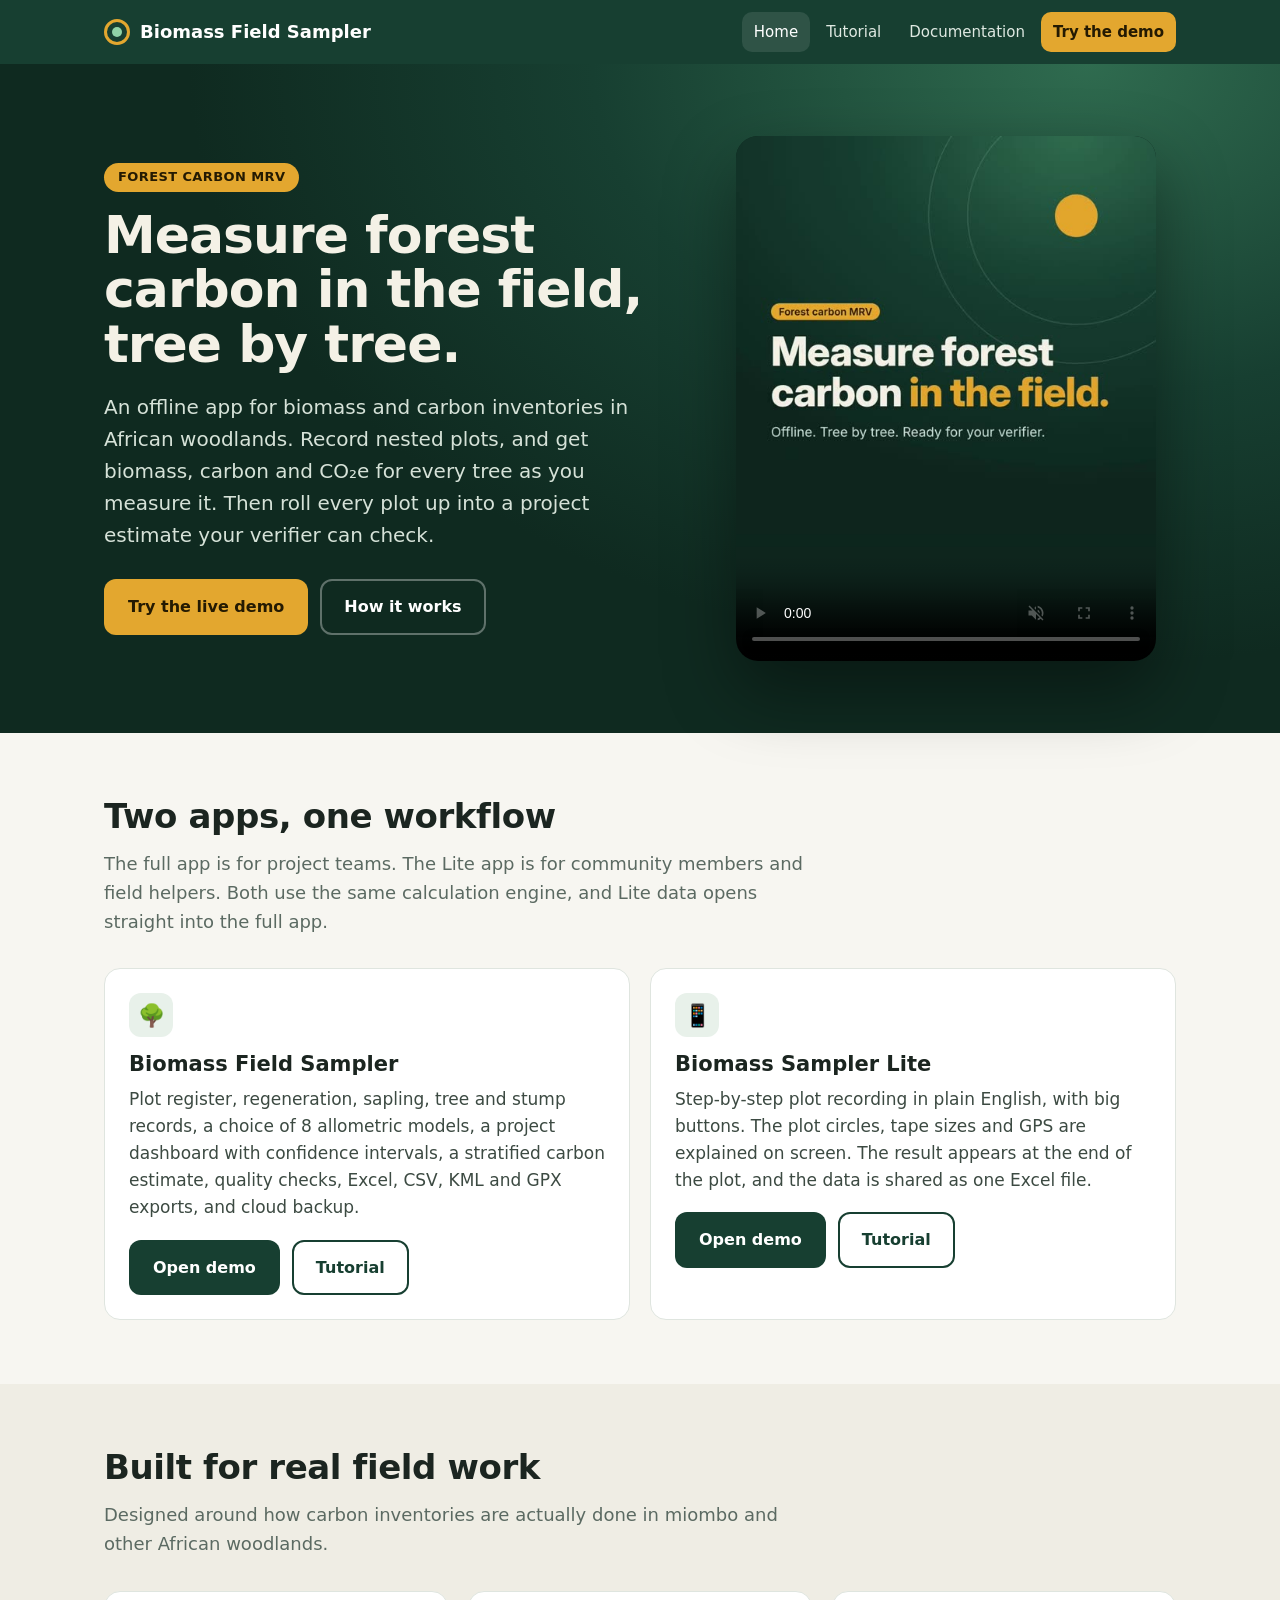
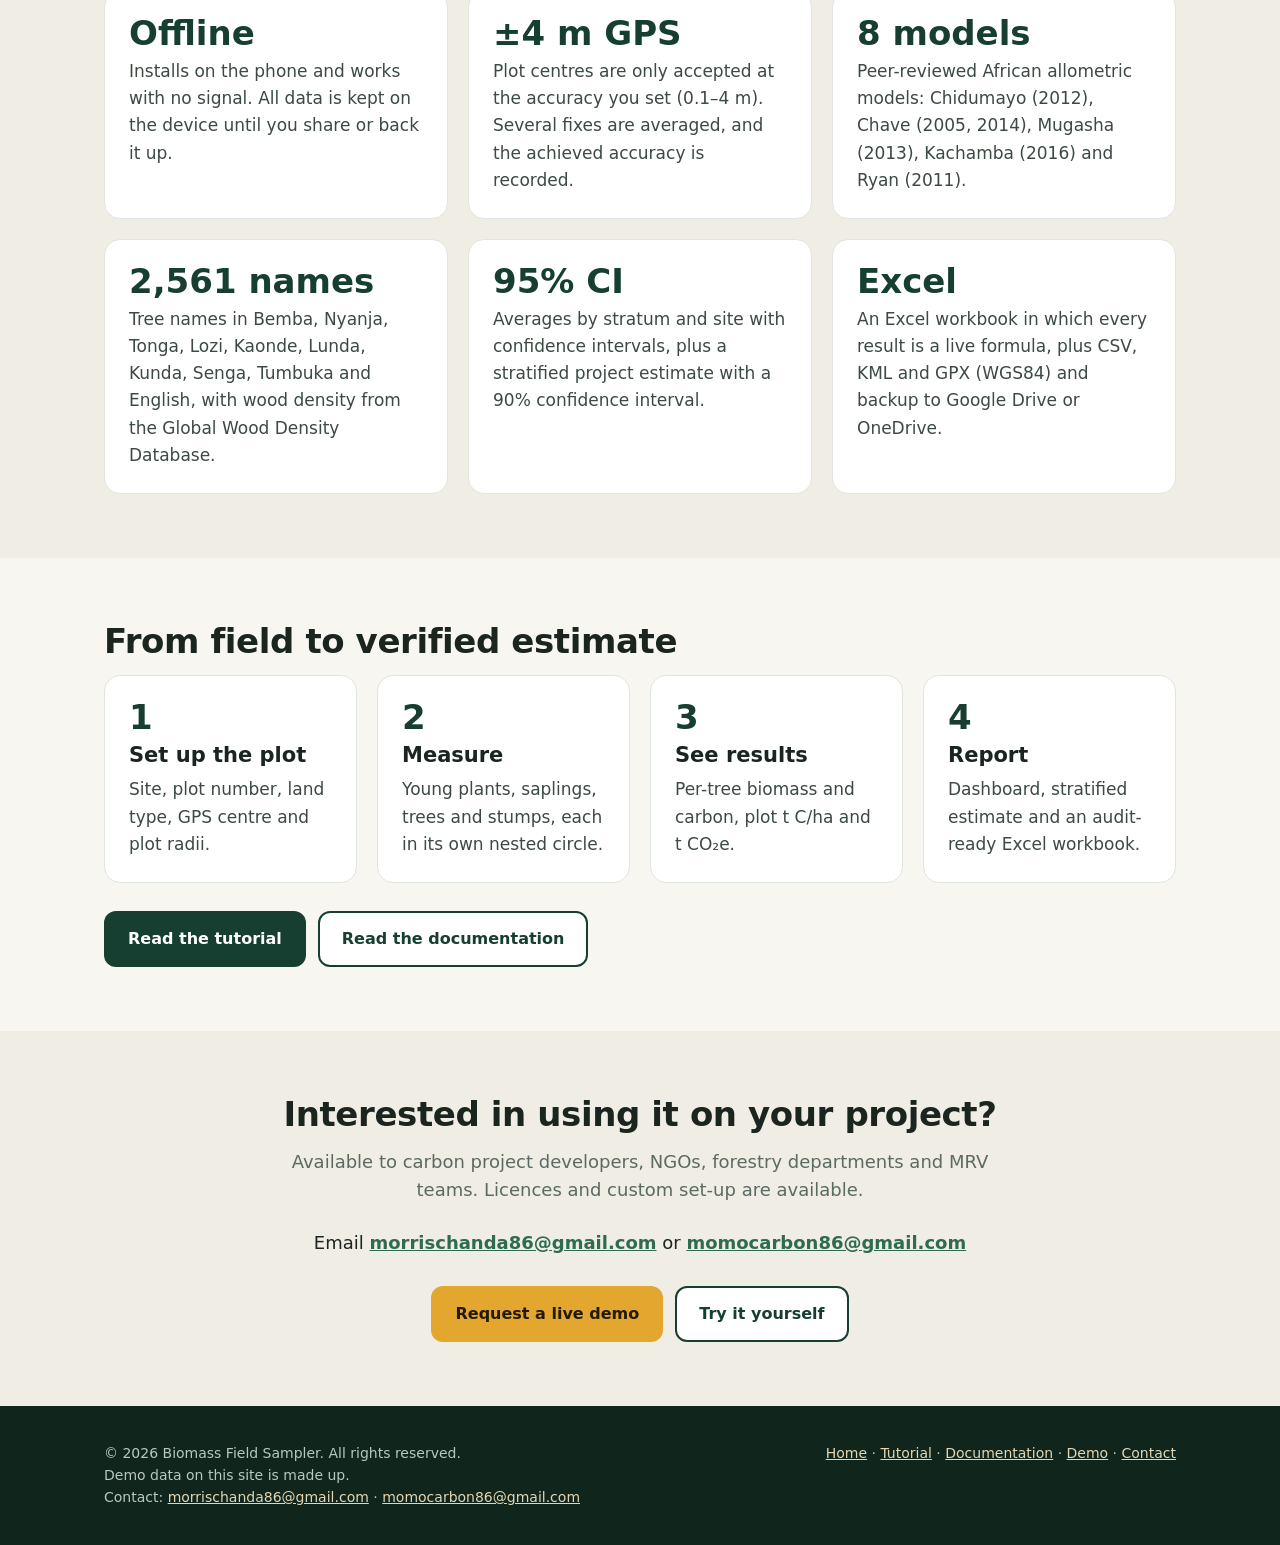
<file: index.html>
<!doctype html><html lang="en"><head><meta charset="utf-8"><meta name="viewport" content="width=device-width,initial-scale=1">
<title>Biomass Field Sampler – forest carbon field app</title><meta name="description" content="Biomass Field Sampler: offline field app for tree biomass and forest carbon inventories in Africa.">
<link rel="icon" href="demo/app/icons/icon-192.png"><link rel="stylesheet" href="assets/style.css"></head><body>
<header class="top"><div class="wrap"><a class="logo" href="index.html"><i></i>Biomass Field Sampler</a>
<nav class="main"><a href="index.html" class="on">Home</a><a href="tutorial.html" class="">Tutorial</a><a href="docs.html" class="">Documentation</a><a href="demo.html" class=" cta">Try the demo</a></nav></div></header>
<div class="hero"><div class="wrap">
<div><span class="kick">Forest carbon MRV</span>
<h1>Measure forest carbon in the field, tree by tree.</h1>
<p class="lead">An offline app for biomass and carbon inventories in African woodlands. Record nested plots, and get biomass, carbon and CO₂e for every tree as you measure it. Then roll every plot up into a project estimate your verifier can check.</p>
<div class="btns"><a class="btn gold" href="demo.html">Try the live demo</a><a class="btn ghost" href="tutorial.html">How it works</a></div></div>
<div class="video"><video src="assets/promo.mp4" poster="assets/img/promo-poster.jpg" controls muted playsinline preload="metadata"></video></div>
</div></div>
<section><div class="wrap">
<h2>Two apps, one workflow</h2><p class="sub">The full app is for project teams. The Lite app is for community members and field helpers. Both use the same calculation engine, and Lite data opens straight into the full app.</p>
<div class="grid g2">
<div class="card"><div class="icon">🌳</div><h3>Biomass Field Sampler</h3><p>Plot register, regeneration, sapling, tree and stump records, a choice of 8 allometric models, a project dashboard with confidence intervals, a stratified carbon estimate, quality checks, Excel, CSV, KML and GPX exports, and cloud backup.</p><div class="btns" style="margin-top:18px"><a class="btn pri" href="demo.html#full">Open demo</a><a class="btn line" href="tutorial.html#full">Tutorial</a></div></div>
<div class="card"><div class="icon">📱</div><h3>Biomass Sampler Lite</h3><p>Step-by-step plot recording in plain English, with big buttons. The plot circles, tape sizes and GPS are explained on screen. The result appears at the end of the plot, and the data is shared as one Excel file.</p><div class="btns" style="margin-top:18px"><a class="btn pri" href="demo.html#lite">Open demo</a><a class="btn line" href="tutorial.html#lite">Tutorial</a></div></div>
</div></div></section>
<section class="alt"><div class="wrap">
<h2>Built for real field work</h2><p class="sub">Designed around how carbon inventories are actually done in miombo and other African woodlands.</p>
<div class="grid g3">
<div class="card"><div class="num">Offline</div><p>Installs on the phone and works with no signal. All data is kept on the device until you share or back it up.</p></div>
<div class="card"><div class="num">±4 m GPS</div><p>Plot centres are only accepted at the accuracy you set (0.1–4 m). Several fixes are averaged, and the achieved accuracy is recorded.</p></div>
<div class="card"><div class="num">8 models</div><p>Peer-reviewed African allometric models: Chidumayo (2012), Chave (2005, 2014), Mugasha (2013), Kachamba (2016) and Ryan (2011).</p></div>
<div class="card"><div class="num">2,561 names</div><p>Tree names in Bemba, Nyanja, Tonga, Lozi, Kaonde, Lunda, Kunda, Senga, Tumbuka and English, with wood density from the Global Wood Density Database.</p></div>
<div class="card"><div class="num">95% CI</div><p>Averages by stratum and site with confidence intervals, plus a stratified project estimate with a 90% confidence interval.</p></div>
<div class="card"><div class="num">Excel</div><p>An Excel workbook in which every result is a live formula, plus CSV, KML and GPX (WGS84) and backup to Google Drive or OneDrive.</p></div>
</div></div></section>
<section><div class="wrap">
<h2>From field to verified estimate</h2>
<div class="grid g4">
<div class="card"><div class="num">1</div><h3>Set up the plot</h3><p>Site, plot number, land type, GPS centre and plot radii.</p></div>
<div class="card"><div class="num">2</div><h3>Measure</h3><p>Young plants, saplings, trees and stumps, each in its own nested circle.</p></div>
<div class="card"><div class="num">3</div><h3>See results</h3><p>Per-tree biomass and carbon, plot t C/ha and t CO₂e.</p></div>
<div class="card"><div class="num">4</div><h3>Report</h3><p>Dashboard, stratified estimate and an audit-ready Excel workbook.</p></div>
</div>
<div class="btns"><a class="btn pri" href="tutorial.html">Read the tutorial</a><a class="btn line" href="docs.html">Read the documentation</a></div>
</div></section>
<section class="alt"><div class="wrap" style="text-align:center">
<h2>Interested in using it on your project?</h2><p class="sub" style="margin:0 auto 24px">Available to carbon project developers, NGOs, forestry departments and MRV teams. Licences and custom set-up are available.</p>
<p style="margin:0 0 20px;font-size:18px">Email <a href="mailto:morrischanda86@gmail.com"><b>morrischanda86@gmail.com</b></a> or <a href="mailto:momocarbon86@gmail.com"><b>momocarbon86@gmail.com</b></a></p>
<div class="btns" style="justify-content:center"><a class="btn gold" href="mailto:morrischanda86@gmail.com,momocarbon86@gmail.com?subject=Biomass%20Field%20Sampler%20demo">Request a live demo</a><a class="btn line" href="demo.html">Try it yourself</a></div>
</div></section><footer><div class="wrap"><div>© 2026 Biomass Field Sampler. All rights reserved.<br>Demo data on this site is made up.<br>Contact: <a href="mailto:morrischanda86@gmail.com">morrischanda86@gmail.com</a> · <a href="mailto:momocarbon86@gmail.com">momocarbon86@gmail.com</a></div>
<div><a href="index.html">Home</a> · <a href="tutorial.html">Tutorial</a> · <a href="docs.html">Documentation</a> · <a href="demo.html">Demo</a> · <a href="mailto:morrischanda86@gmail.com,momocarbon86@gmail.com">Contact</a></div></div></footer></body></html>
</file>
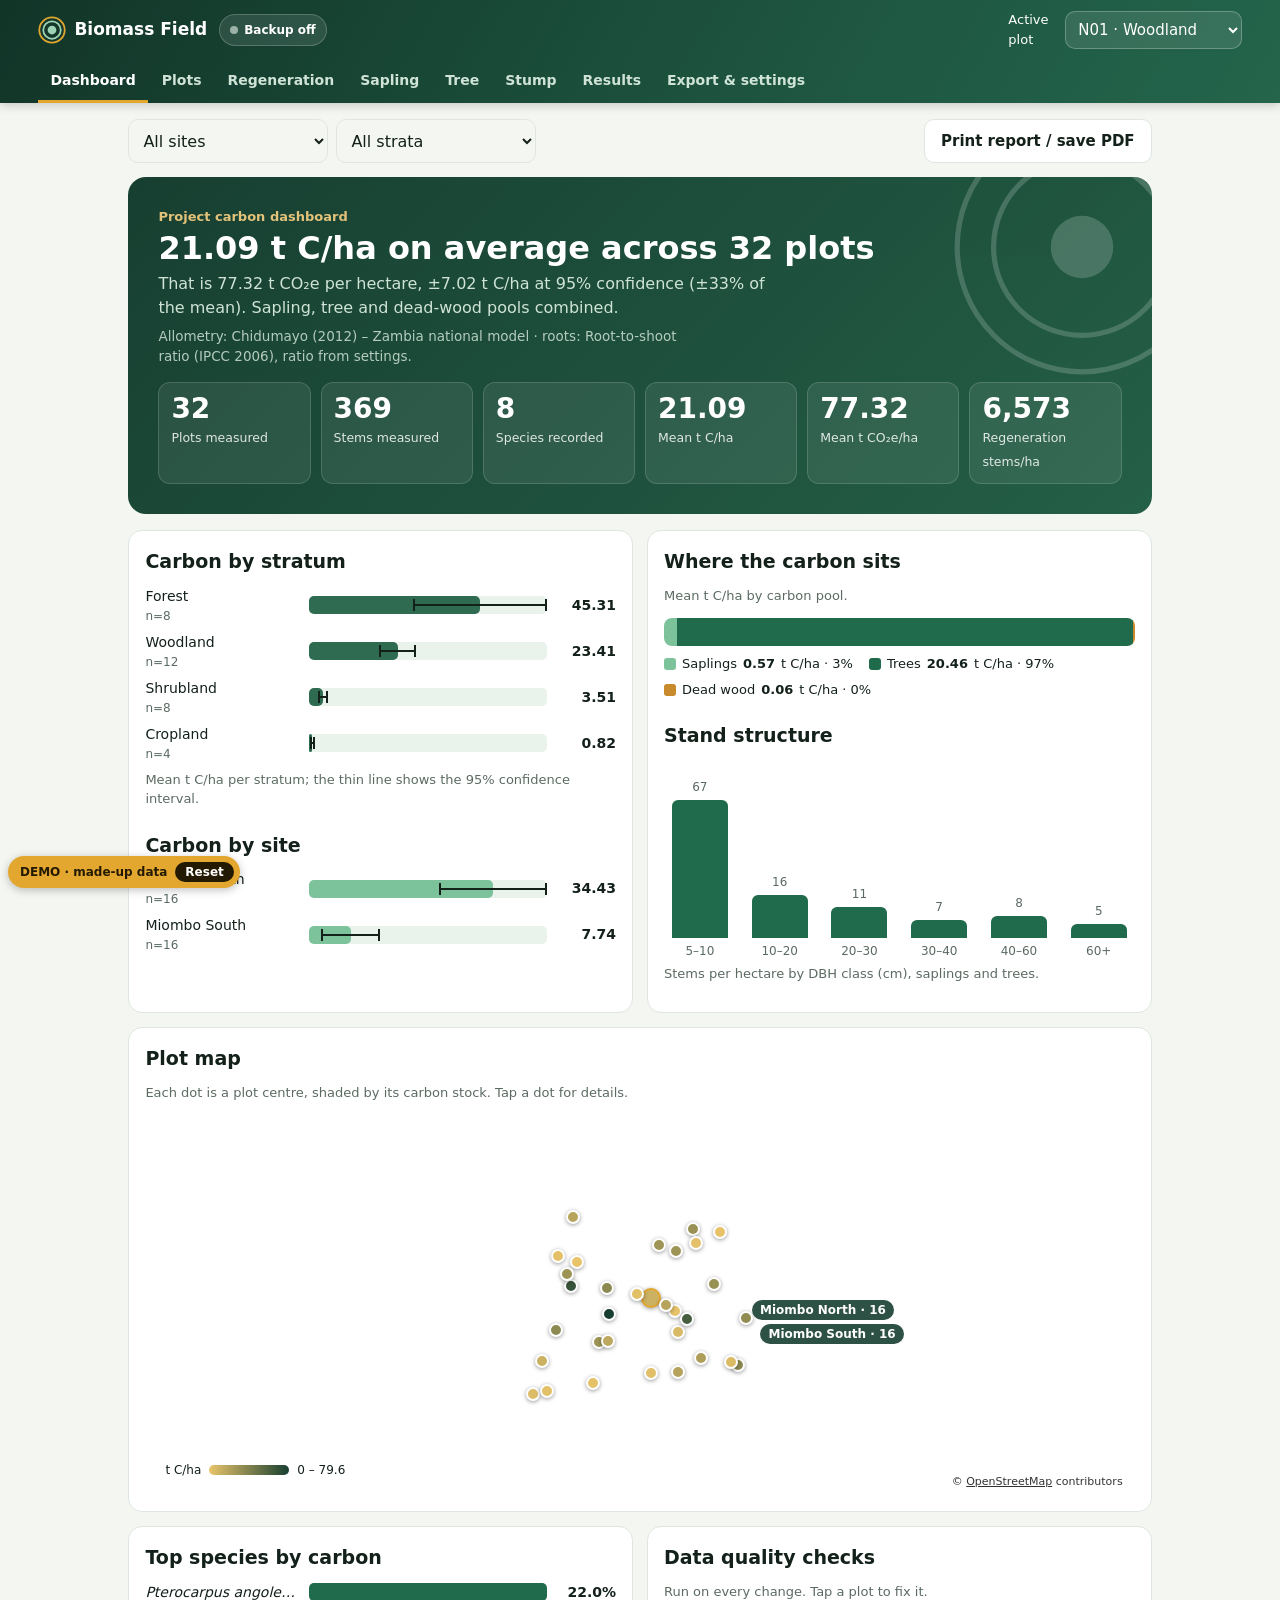
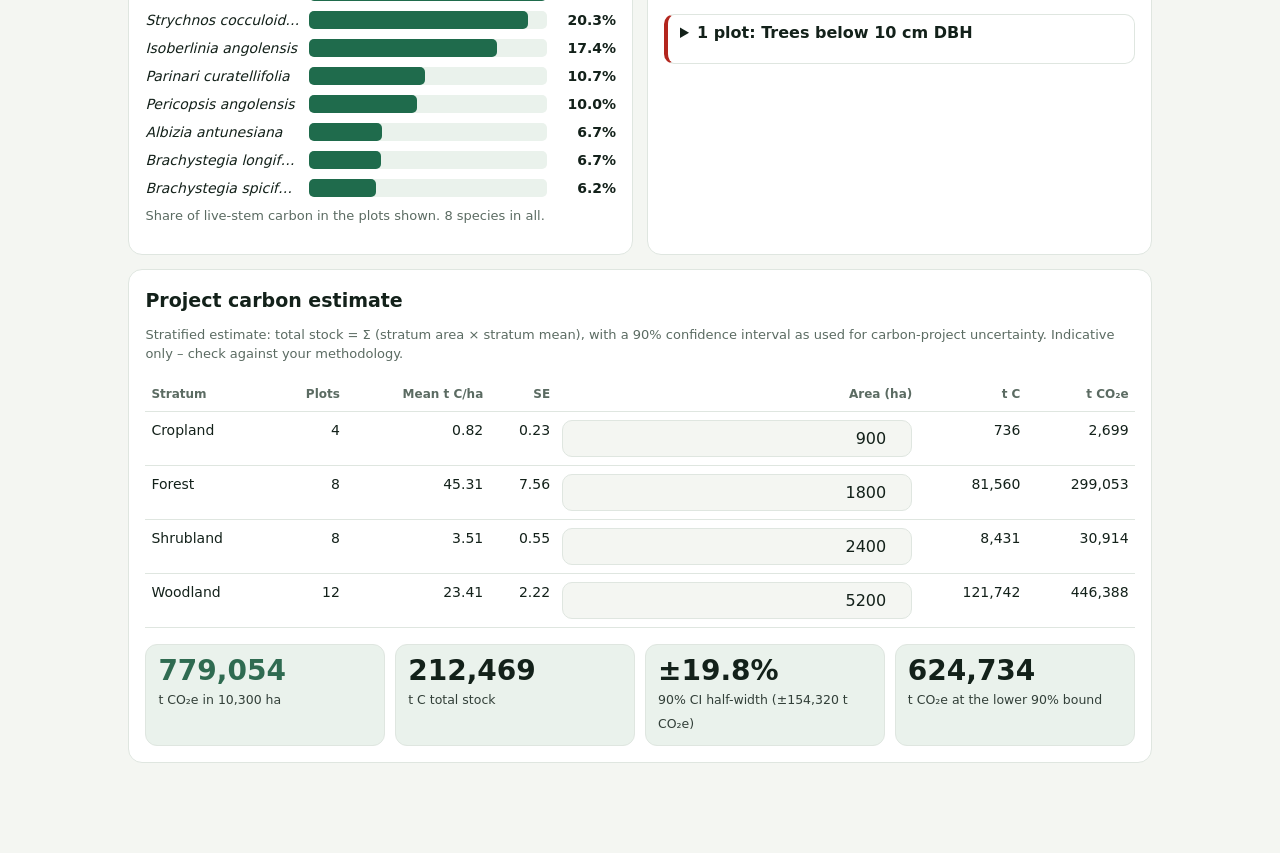
<file: demo/app/index.html>
<!DOCTYPE html>
<html lang="en">
<head>
<meta charset="utf-8">
<meta name="viewport" content="width=device-width,initial-scale=1">
<meta name="theme-color" content="#173f31">
<meta name="description" content="Field biomass & carbon sampling for nested circular plots: regeneration, saplings, trees and stumps.">
<link rel="manifest" href="manifest.webmanifest">
<link rel="icon" href="icons/icon-192.png">
<link rel="apple-touch-icon" href="icons/icon-192.png">
<meta name="robots" content="noindex"><title>DEMO – Biomass Field Sampler</title>
<style>
/* VOICE: a dependable field tool, calm and legible in sun and at dusk.
   IDEA: the tally sheet on a forester's clipboard: one plot, four nested rings, a running total.
   PICTURE: the working form itself, plus a live nested-plot ring diagram on the Plot page.
   COLOUR and TYPE: miombo green field, mopane-gold accent, white paper; system sans for offline use.
   LAYOUT: sticky header with active plot, scrollable section tabs, one calm column of inputs, records list below. */
:root{color-scheme:light dark;
--bg:light-dark(#f4f6f2,#0f1a15);--card:light-dark(#ffffff,#16241d);--ink:light-dark(#13211a,#e6efe9);--mut:light-dark(#5b6b62,#9db2a6);
--line:light-dark(#dfe6e0,#26392f);--g:#173f31;--g2:light-dark(#2f6b51,#5fb08a);--gold:#e3a72f;--bad:light-dark(#b3261e,#ff8a80);--soft:light-dark(#eaf2ec,#1c2e25)}
:root[data-theme=light]{color-scheme:light}:root[data-theme=dark]{color-scheme:dark}
*{box-sizing:border-box;min-width:0}[hidden]{display:none!important}
body{margin:0;background:var(--bg);color:var(--ink);font:16px/1.5 system-ui,-apple-system,"Segoe UI",Roboto,sans-serif;overflow-x:clip}
header{position:sticky;top:0;z-index:20;background:var(--g);color:#fff;box-shadow:0 2px 10px #0003}
.top{display:flex;align-items:center;gap:12px;padding:10px max(3vw,12px)}
.logo{display:flex;align-items:center;gap:8px;font-weight:700;font-size:17px;white-space:nowrap}
.logo svg{flex:none}
.ap{margin-left:auto;display:flex;align-items:center;gap:6px;font-size:13px}
.ap select{background:#ffffff1a;color:#fff;border:1px solid #ffffff40;border-radius:10px;min-height:38px;padding:4px 8px;font-size:15px;max-width:52vw}
.ap select option{color:#000}
nav{display:flex;overflow-x:auto;gap:2px;padding:0 max(3vw,8px);scrollbar-width:none}
nav button{flex:none;background:none;border:0;color:#cfe3d7;font:600 14px system-ui;padding:11px 12px;border-bottom:3px solid transparent;min-height:44px;cursor:pointer}
nav button.on{color:#fff;border-color:var(--gold)}
main{max-width:1100px;margin:0 auto;padding:16px max(3vw,12px) 90px}
section{display:none}section.on{display:block}
h1{font-size:clamp(24px,4vw,32px);line-height:1.1;margin:6px 0 4px;text-wrap:balance}
h2{font-size:19px;margin:22px 0 10px}
.sub{color:var(--mut);margin:0 0 14px;font-size:15px}
.card{background:var(--card);border:1px solid var(--line);border-radius:14px;padding:16px}
.grid{display:grid;grid-template-columns:repeat(auto-fit,minmax(min(100%,190px),1fr));gap:12px}
label{display:block;font-size:13px;font-weight:600;color:var(--mut);margin-bottom:4px}
input,select,textarea{width:100%;font:16px system-ui;color:var(--ink);background:var(--bg);border:1px solid var(--line);border-radius:10px;min-height:44px;padding:8px 10px}
input:focus,select:focus,textarea:focus,button:focus-visible{outline:2px solid var(--g2);outline-offset:1px}
.btn{display:inline-flex;align-items:center;justify-content:center;gap:6px;min-height:44px;padding:8px 16px;border-radius:10px;border:1px solid var(--line);background:var(--card);color:var(--ink);font:600 15px system-ui;cursor:pointer}
.btn.pri{background:var(--g2);border-color:var(--g2);color:#fff}
.btn.gold{background:var(--gold);border-color:var(--gold);color:#1d1503}
.btn.del{color:var(--bad)}
.btn.sm{min-height:36px;padding:4px 10px;font-size:13px}
.row{display:flex;flex-wrap:wrap;gap:8px;align-items:center}
.seg{display:flex;flex-wrap:wrap;gap:6px}
.seg button{min-height:40px;padding:4px 12px;border-radius:20px;border:1px solid var(--line);background:var(--bg);color:var(--ink);font:600 14px system-ui;cursor:pointer}
.seg button.on{background:var(--g2);color:#fff;border-color:var(--g2)}
.ac{position:relative}
.sug{position:absolute;left:0;right:0;top:100%;z-index:30;background:var(--card);border:1px solid var(--line);border-radius:10px;box-shadow:0 8px 24px #0003;max-height:280px;overflow:auto;display:none}
.sug div{padding:9px 12px;cursor:pointer;border-bottom:1px solid var(--line)}
.sug div:hover,.sug div.hi{background:var(--soft)}
.sug i{color:var(--mut);font-size:13px}
.live{display:grid;grid-template-columns:repeat(auto-fit,minmax(120px,1fr));gap:8px;margin:14px 0}
.live div{background:var(--soft);border-radius:10px;padding:8px 10px}
.live b{display:block;font-size:20px;font-variant-numeric:tabular-nums}
.live span{font-size:12px;color:var(--mut)}
.warn{color:var(--bad);font-size:13px;margin-top:4px;min-height:1em}
.hint{color:var(--mut);font-size:13px;margin-top:4px}
table{width:100%;border-collapse:collapse;font-size:14px}
th,td{padding:8px 6px;border-bottom:1px solid var(--line);text-align:left;vertical-align:top}
th{font-size:12px;color:var(--mut);font-weight:700}
td.n,th.n{text-align:right;font-variant-numeric:tabular-nums;white-space:nowrap}
.scroll{overflow-x:auto}
.empty{padding:22px;text-align:center;color:var(--mut)}
.plots{display:grid;grid-template-columns:repeat(auto-fill,minmax(min(100%,260px),1fr));gap:12px}
.pc{background:var(--card);border:1px solid var(--line);border-radius:14px;padding:14px}
.pc.act{border:2px solid var(--g2)}
.pc h3{margin:0;font-size:18px}
.pc .big{font-size:26px;font-weight:700;color:var(--g2);font-variant-numeric:tabular-nums}
.meta{font-size:13px;color:var(--mut)}
.split{display:grid;grid-template-columns:minmax(0,1.4fr) minmax(0,1fr);gap:16px;align-items:start}
.fig{position:relative;aspect-ratio:1;max-width:340px;margin:auto}
.fig svg{width:100%;height:100%}
.bar{display:grid;grid-template-columns:9em minmax(0,1fr) 5em;gap:8px;align-items:center;font-size:13px;margin:3px 0}
.bar i{display:block;height:14px;border-radius:4px;background:var(--g2)}
.bar .n{text-align:right;font-variant-numeric:tabular-nums}
.toast{position:fixed;left:50%;bottom:18px;transform:translateX(-50%);background:#13211a;color:#fff;padding:10px 16px;border-radius:12px;display:none;gap:12px;align-items:center;z-index:50;box-shadow:0 6px 20px #0005;max-width:92vw}
.toast button{background:none;border:0;color:var(--gold);font-weight:700;cursor:pointer;min-height:36px}
.banner{background:var(--gold);color:#1d1503;padding:8px 12px;border-radius:10px;font-size:14px;margin-bottom:12px;display:none}
.tot{display:flex;flex-wrap:wrap;gap:16px;font-size:14px;color:var(--mut);margin:8px 0}
.tot b{color:var(--ink);font-variant-numeric:tabular-nums}
details summary{cursor:pointer;font-weight:600;min-height:36px}
:root{--c-sap:#7cc29b;--c-tree:#1f6b4c;--c-dw:#c98a2b}
header{background:linear-gradient(120deg,#123528,#1d5440 60%,#24654c)}
.chip{display:inline-flex;align-items:center;gap:6px;background:#ffffff1a;border:1px solid #ffffff33;color:#fff;border-radius:20px;padding:4px 10px;font:600 12px system-ui;min-height:32px;cursor:pointer;white-space:nowrap}
.chip i{width:8px;height:8px;border-radius:50%;background:#9db2a6}
.chip[data-state=ok] i{background:#7ee2a8}.chip[data-state=wait] i,.chip[data-state=busy] i{background:#e3a72f}.chip[data-state=err] i{background:#ff8a80}
.hero{background:linear-gradient(135deg,#173f31,#245f47);color:#fff;border-radius:18px;padding:clamp(18px,3vw,30px);margin-bottom:16px;position:relative;overflow:hidden}
.hero h1{color:#fff;margin:4px 0 6px}.hero p{color:#cfe3d7;margin:0;max-width:62ch}
.hero svg.rings{position:absolute;right:-60px;top:-60px;width:260px;opacity:.18}
.eyebrow{font-size:13px;color:#e3c27a;font-weight:600}
.kpis{display:grid;grid-template-columns:repeat(auto-fit,minmax(min(100%,150px),1fr));gap:10px;margin:16px 0 0}
.kpi{background:#ffffff14;border:1px solid #ffffff26;border-radius:12px;padding:10px 12px}
.kpi b{display:block;font-size:clamp(20px,3vw,28px);font-variant-numeric:tabular-nums;line-height:1.15}.kpi span{font-size:12.5px;opacity:.85}
#estOut .kpi{background:var(--soft);border-color:var(--line)}#estOut .kpi.big b{color:var(--g2)}
.dgrid{display:grid;grid-template-columns:repeat(auto-fit,minmax(min(100%,420px),1fr));gap:14px}
.card h2{margin-top:0}
.stackbar{display:flex;height:28px;border-radius:8px;overflow:hidden;margin:8px 0}
.stackbar i{display:block;height:100%}
.legend{display:flex;flex-wrap:wrap;gap:6px 16px;font-size:13px}.legend span{display:inline-flex;align-items:center;gap:6px}.legend span>i{width:12px;height:12px;border-radius:3px;display:inline-block}
.hb{display:grid;grid-template-columns:minmax(6em,11em) minmax(0,1fr) 4.2em;gap:10px;align-items:center;margin:7px 0;font-size:14px}
.hl small{display:block;color:var(--mut);font-size:12px}.hl .sci{font-style:italic;overflow:hidden;text-overflow:ellipsis;white-space:nowrap;display:block}
.ht{position:relative;height:18px;background:var(--soft);border-radius:5px}.ht>i{position:absolute;left:0;top:0;bottom:0;background:var(--g2);border-radius:5px}
.ht>em{position:absolute;top:50%;height:2px;background:var(--ink);transform:translateY(-50%)}.ht>em::before,.ht>em::after{content:"";position:absolute;top:-5px;width:2px;height:12px;background:var(--ink)}.ht>em::before{left:0}.ht>em::after{right:0}
.hv{text-align:right;font-variant-numeric:tabular-nums;font-weight:600}
.cols{display:grid;grid-template-columns:repeat(6,minmax(0,1fr));gap:8px;height:200px;align-items:end;padding-top:18px}
.col{display:flex;flex-direction:column;align-items:center;justify-content:flex-end;height:100%;gap:4px}
.col i{display:block;width:100%;max-width:56px;background:var(--c-tree);border-radius:6px 6px 0 0;min-height:2px}
.cv{font-size:12px;font-variant-numeric:tabular-nums;color:var(--mut)}.cl{font-size:12px;color:var(--mut);white-space:nowrap}
.map{position:relative;height:380px;border-radius:12px;overflow:hidden;background:#dfe9e2 repeating-linear-gradient(0deg,#0000 0 39px,#0000000d 39px 40px),repeating-linear-gradient(90deg,#0000 0 39px,#0000000d 39px 40px)}
.map .tiles img{position:absolute;width:256px;height:256px;user-select:none;pointer-events:none}
.mk{position:absolute;width:14px;height:14px;border-radius:50%;border:2px solid #fff;box-shadow:0 1px 4px #0006;transform:translate(-50%,-50%);padding:0;cursor:pointer;min-height:0}
.mk.act{width:20px;height:20px;border-color:#e3a72f}
.mapleg{position:absolute;left:10px;bottom:10px;background:#fffffff0;color:#13211a;border-radius:8px;padding:6px 10px;font-size:12px;display:flex;gap:8px;align-items:center}.mapleg i{display:block;width:80px;height:10px;border-radius:5px}
.attr{position:absolute;right:6px;bottom:4px;font-size:11px;background:#ffffffd0;color:#333;padding:1px 6px;border-radius:4px}.attr a{color:#333}
.maptip{position:absolute;transform:translate(12px,-50%);background:#fff;color:#13211a;border-radius:10px;padding:10px 12px;box-shadow:0 6px 20px #0004;font-size:13px;z-index:3;max-width:230px}
.qa{border:1px solid var(--line);border-radius:10px;padding:6px 12px;margin:6px 0}.qa.q-err{border-left:4px solid var(--bad)}.qa.q-warn{border-left:4px solid var(--gold)}.qa.q-info{border-left:4px solid var(--g2)}
.sitelab{position:absolute;transform:translateY(-50%);background:#173f31e6;color:#fff;font:600 12px system-ui;padding:3px 8px;border-radius:12px;white-space:nowrap;pointer-events:none}
.qa .row{padding:6px 0 4px}.ok{color:var(--g2);font-weight:600}
.dashbar{display:flex;flex-wrap:wrap;gap:8px;align-items:center;margin:0 0 14px}.dashbar select{max-width:200px}.dashbar .btn{margin-left:auto}
.code{white-space:pre;overflow:auto;max-height:220px;background:var(--soft);border-radius:10px;padding:10px;font:12px ui-monospace,monospace}
@media(max-width:600px){.chip span{display:none}.chip{padding:4px 8px}.logo{font-size:15px}.hb{grid-template-columns:7em minmax(0,1fr) 3.8em;font-size:13px}.map{height:320px}.dashbar .btn{margin-left:0}}
@media print{header,nav,.dashbar,.banner,.toast,#s-dash .noprint{display:none!important}main{padding:0;max-width:none}section{display:none!important}#s-dash{display:block!important}.hero{background:#173f31!important;-webkit-print-color-adjust:exact;print-color-adjust:exact}.card{break-inside:avoid}.dgrid{grid-template-columns:1fr 1fr}}
@media(max-width:760px){.split{grid-template-columns:1fr}.fig{max-width:260px}}
@media(max-width:600px){table{font-size:13px}.stack thead{display:none}.stack tr{display:grid;padding-block:10px;border-bottom:1px solid var(--line)}.stack td{display:flow-root;border:0;padding:3px 0;padding-inline-start:8em;text-align:start}.stack td::before{content:attr(data-l);float:inline-start;width:7.5em;margin-inline-start:-8em;white-space:normal;color:var(--mut);font-size:12px}.stack td:empty{display:none}.ap span{display:none}.bar{grid-template-columns:6.5em minmax(0,1fr) 4.2em}}
@media(prefers-reduced-motion:no-preference){.pc,.card{transition:border-color .2s}}
</style>
<script>new MutationObserver(()=>{for(const c of document.querySelectorAll('.stack td:not([data-l])')){let i=0,p=c;while(p=p.previousElementSibling)i+=p.colSpan;c.dataset.l=c.closest('table').rows[0].cells[i]?.textContent||''}}).observe(document,{childList:true,subtree:true})</script>
</head>
<body>
<header>
  <div class="top">
    <div class="logo"><svg width="28" height="28" viewBox="0 0 32 32" aria-hidden="true"><circle cx="16" cy="16" r="14.5" fill="none" stroke="#e3a72f" stroke-width="2"/><circle cx="16" cy="16" r="10" fill="none" stroke="#9fd3b5" stroke-width="2"/><circle cx="16" cy="16" r="5" fill="#9fd3b5"/></svg>Biomass Field</div>
    <button class="chip" id="cloudChip" data-state="off" title="Automatic backup"><i></i><span>Backup off</span></button><div class="ap"><span>Active plot</span><select id="activePlot" aria-label="Active plot"></select></div>
  </div>
  <nav id="nav">
    <button data-s="dash" class="on">Dashboard</button>
    <button data-s="plots">Plots</button>
    <button data-s="regen">Regeneration</button>
    <button data-s="sap">Sapling</button>
    <button data-s="tree">Tree</button>
    <button data-s="stump">Stump</button>
    <button data-s="results">Results</button>
    <button data-s="export">Export &amp; settings</button>
  </nav>
</header>
<main>
<div class="banner" id="storeWarn">This browser view can't keep data between visits. Export a JSON backup before you close it, or install the app.</div>

<!-- DASHBOARD -->
<section id="s-dash" class="on">
  <div id="dashEmpty" class="hero" hidden>
    <svg class="rings" viewBox="0 0 100 100" aria-hidden="true"><circle cx="50" cy="50" r="48" fill="none" stroke="#fff" stroke-width="2"/><circle cx="50" cy="50" r="34" fill="none" stroke="#fff" stroke-width="2"/><circle cx="50" cy="50" r="12" fill="#fff"/></svg>
    <div class="eyebrow">Biomass Field Sampler</div>
    <h1>From tape measure to tonnes of CO₂e, in the field</h1>
    <p>Record regeneration, saplings, trees and stumps on nested plots. Biomass, carbon and plot totals are calculated as you type, offline, and backed up to the cloud.</p>
    <div class="row" style="margin-top:16px"><button class="btn gold" id="dashNew">Start the first plot</button></div>
  </div>
  <div id="dashBody">
    <div class="dashbar"><select id="dSite" aria-label="Site filter"></select><select id="dStrata" aria-label="Strata filter"></select><button class="btn" id="printBtn">Print report / save PDF</button></div>
    <div class="hero">
      <svg class="rings" viewBox="0 0 100 100" aria-hidden="true"><circle cx="50" cy="50" r="48" fill="none" stroke="#fff" stroke-width="2"/><circle cx="50" cy="50" r="34" fill="none" stroke="#fff" stroke-width="2"/><circle cx="50" cy="50" r="12" fill="#fff"/></svg>
      <div class="eyebrow">Project carbon dashboard</div>
      <h1 id="dashTitle"></h1><p id="dashSub"></p><p id="dashModel" style="font-size:13.5px;margin-top:6px;opacity:.85"></p>
      <div class="kpis" id="kpis"></div>
    </div>
    <div class="dgrid">
      <div class="card"><h2>Carbon by stratum</h2><div id="strataChart"></div><h2 style="margin-top:22px">Carbon by site</h2><div id="siteChart"></div></div>
      <div class="card"><h2>Where the carbon sits</h2><p class="hint" style="margin-top:0">Mean t C/ha by carbon pool.</p><div id="pools"></div><h2 style="margin-top:22px">Stand structure</h2><div id="dbhChart"></div></div>
      <div class="card" style="grid-column:1/-1"><h2>Plot map</h2><p class="hint" style="margin-top:0">Each dot is a plot centre, shaded by its carbon stock. Tap a dot for details.</p><div class="map" id="map"></div></div>
      <div class="card"><h2>Top species by carbon</h2><div id="sppChart"></div></div>
      <div class="card"><h2>Data quality checks</h2><p class="hint" style="margin-top:0">Run on every change. Tap a plot to fix it.</p><div id="qa"></div></div>
      <div class="card" style="grid-column:1/-1"><h2>Project carbon estimate</h2><p class="hint" style="margin-top:0">Stratified estimate: total stock = Σ (stratum area × stratum mean), with a 90% confidence interval as used for carbon-project uncertainty. Indicative only – check against your methodology.</p><div class="scroll" id="estTable"></div><div class="kpis" id="estOut"></div></div>
    </div>
  </div>
</section>

<!-- PLOTS -->
<section id="s-plots">
  <h1>Plot register</h1>
  <p class="sub">Create a plot and record its centre point. Every regeneration, sapling, tree and stump record is linked to the active plot.</p>
  <div class="split">
    <form class="card" id="plotForm" autocomplete="off">
      <input type="hidden" id="pf-id">
      <div class="grid">
        <div><label for="pf-site">Project site</label><select id="pf-site" required></select></div>
        <div><label for="pf-district">District</label><input id="pf-district" list="districtList" required></div>
        <div><label for="pf-no">Plot number</label><input id="pf-no" inputmode="numeric" required></div>
        <div><label for="pf-pid">Plot ID</label><input id="pf-pid" readonly tabindex="-1"></div>
        <div><label for="pf-strata">Strata</label><select id="pf-strata" required></select></div>
        <div><label for="pf-date">Date</label><input id="pf-date" type="date"></div>
      </div>
      <div id="newSiteBox" class="card" hidden style="margin-top:12px;background:var(--soft)">
        <b>Add a new project site</b>
        <div class="grid" style="margin-top:8px">
          <div><label for="ns-site">Site name</label><input id="ns-site" placeholder="e.g. Lwitikila"></div>
          <div><label for="ns-dist">District</label><input id="ns-dist" list="districtList" placeholder="Type a new or existing district"></div>
        </div>
        <div class="row" style="margin-top:10px"><button type="button" class="btn pri" id="ns-save">Add site</button><button type="button" class="btn" id="ns-cancel">Cancel</button></div>
      </div>
      <div id="newStrataBox" class="card" hidden style="margin-top:12px;background:var(--soft)">
        <b>Add a new stratum</b>
        <div class="grid" style="margin-top:8px"><div><label for="ns-strata">Stratum name</label><input id="ns-strata" placeholder="e.g. Riverine forest"></div></div>
        <div class="row" style="margin-top:10px"><button type="button" class="btn pri" id="nst-save">Add stratum</button><button type="button" class="btn" id="nst-cancel">Cancel</button></div>
      </div>
      <h2>Nested plot radii (m)</h2>
      <div class="grid">
        <div><label for="pf-rregen">Regeneration</label><input id="pf-rregen" type="number" step="0.1" min="0.5" inputmode="decimal"></div>
        <div><label for="pf-rsap">Sapling</label><input id="pf-rsap" type="number" step="0.1" min="0.5" inputmode="decimal"></div>
        <div><label for="pf-rtree">Tree</label><input id="pf-rtree" type="number" step="0.1" min="0.5" inputmode="decimal"></div>
        <div><label for="pf-rstump">Stump</label><input id="pf-rstump" type="number" step="0.1" min="0.5" inputmode="decimal"></div>
      </div>
      <p class="hint" id="pf-rhint">Each plot keeps its own radii. New plots start from the defaults under Export &amp; settings. Stump follows Tree unless you change it.</p>
      <h2>Allometric model</h2>
      <div class="grid">
        <div><label for="pf-model">Above-ground biomass model</label><select id="pf-model"></select></div>
        <div><label for="pf-root">Below-ground (root) model</label><select id="pf-root"></select></div>
      </div>
      <p class="hint" id="pf-modelEq" style="margin:6px 0 0"></p>
      <h2>Centre coordinate (WGS84)</h2>
      <div class="grid">
        <div><label for="pf-lat">Latitude (decimal °)</label><input id="pf-lat" inputmode="decimal" placeholder="-13.500000"></div>
        <div><label for="pf-lon">Longitude (decimal °)</label><input id="pf-lon" inputmode="decimal" placeholder="28.250000"></div>
        <div><label for="pf-elev">Elevation (m, optional)</label><input id="pf-elev" inputmode="decimal"></div>
      </div>
      <div class="row" style="margin-top:10px"><button type="button" class="btn" id="gpsBtn">Use GPS (average fixes)</button></div>
      <p class="hint" id="gpsMsg" style="margin:6px 0 0"></p><button type="button" class="btn sm" id="gpsUseBest" hidden style="margin-top:6px"></button><p class="hint" id="gpsAccShow" style="margin:6px 0 0"></p><input type="hidden" id="pf-gacc"><input type="hidden" id="pf-gn">
      <div style="margin-top:12px"><label for="pf-paste">Or paste a coordinate</label><input id="pf-paste" placeholder="From Google Maps: long-press the spot, copy the numbers, paste here" autocomplete="off"><p class="hint" id="pasteMsg" style="margin:4px 0 0">Accepts decimal degrees, degrees-minutes-seconds (11°05&#39;54&quot;S 29°28&#39;02&quot;E) or a Google Maps link.</p></div>
      <div class="hint" id="utm"></div>
      <div class="grid" style="margin-top:12px">
        <div><label for="pf-crew">Crew / recorder</label><input id="pf-crew"></div>
        <div><label for="pf-notes">Notes</label><input id="pf-notes"></div>
      </div>
      <div class="row" style="margin-top:14px"><button class="btn pri" type="submit" id="pf-save">Save plot</button><button class="btn" type="button" id="pf-cancel" hidden>Cancel edit</button></div>
    </form>
    <div class="card">
      <div class="fig" id="ringFig"></div>
      <div id="ringLeg" style="text-align:center;margin-top:8px"></div><p class="hint" style="text-align:center">Nested plots around the centre point, drawn from the radii entered for this plot.</p>
    </div>
  </div>
  <h2>All plots <span class="meta" id="plotCount"></span></h2>
  <div class="row" style="margin-bottom:10px"><input id="plotSearch" placeholder="Search plot ID, site, strata" style="max-width:320px"></div>
  <div class="plots" id="plotList"></div>
</section>

<!-- RECORD SECTIONS (built by script) -->
<section id="s-regen"></section>
<section id="s-sap"></section>
<section id="s-tree"></section>
<section id="s-stump"></section>

<!-- RESULTS -->
<section id="s-results">
  <h1 id="resTitle">Carbon by plot</h1>
  <p class="sub">Plot t C/ha = (sapling + tree + dead-wood carbon in t C), each divided by its own nested plot area in ha. CO₂e = C × 44/12.</p>
  <div class="row" style="margin-bottom:12px">
    <select id="fSite" style="max-width:200px" aria-label="Filter site"></select>
    <select id="fStrata" style="max-width:200px" aria-label="Filter strata"></select>
  </div>
  <div class="card" id="resBars"></div>
  <h2>Plot averages</h2>
  <div class="card scroll" id="resAvg"></div>
  <h2>Per-plot table</h2>
  <div class="card scroll" id="resTable"></div>
</section>

<!-- EXPORT -->
<section id="s-export">
  <h1>Export &amp; settings</h1>
  <p class="sub">Exports include every plot recorded on this device.</p>
  <div class="card">
    <h2 style="margin-top:0">Data exports</h2>
    <div class="row">
      <button class="btn gold" data-x="xlsx">Excel workbook with formulas (.xlsx)</button>
      <button class="btn pri" data-x="csv-all">CSV – all sections (ZIP)</button>
      <button class="btn" data-x="csv-plots">CSV – plot summary</button>
      <button class="btn" data-x="csv-regen">CSV – regeneration</button>
      <button class="btn" data-x="csv-sap">CSV – saplings</button>
      <button class="btn" data-x="csv-tree">CSV – trees</button>
      <button class="btn" data-x="csv-stump">CSV – stumps</button>
    </div>
    <div class="row" style="margin-top:10px">
      <button class="btn gold" data-x="kml">KML (centres + nested rings)</button>
      <button class="btn gold" data-x="gpx">GPX (plot centre waypoints)</button>
      <button class="btn" data-x="everything">Everything (ZIP)</button>
    </div>
    <p class="hint" id="xMsg"></p>
  </div>
  <div class="card" style="margin-top:14px" id="shareCard">
    <h2 style="margin-top:0">Share data</h2>
    <p class="hint" style="margin-top:0">Send files straight to WhatsApp, email, Google Drive, Bluetooth and other apps on the phone.</p>
    <div class="seg" id="shareSel" style="margin:10px 0">
      <button type="button" data-v="xlsx" class="on">Excel workbook</button><button type="button" data-v="plots" class="on">Plot summary CSV</button><button type="button" data-v="regen" class="on">Regeneration CSV</button><button type="button" data-v="sap" class="on">Saplings CSV</button><button type="button" data-v="tree" class="on">Trees CSV</button><button type="button" data-v="stump" class="on">Stumps CSV</button><button type="button" data-v="kml">KML</button><button type="button" data-v="gpx">GPX</button><button type="button" data-v="json">JSON backup</button>
    </div>
    <div class="row">
      <button class="btn pri" id="shareFiles">Share files…</button>
      <a class="btn" id="shareWa" href="#" target="_blank" rel="noopener" style="text-decoration:none">WhatsApp summary</a>
      <a class="btn" id="shareMail" href="#" style="text-decoration:none">Email summary</a>
      <button class="btn" id="shareCopy">Copy summary</button>
    </div>
    <p class="hint" id="shareMsg">Summary = plot results as text (t C/ha per plot and averages by strata), ready to paste into a chat or email.</p>
  </div>
  <div class="card" style="margin-top:14px" id="cloudCard">
    <h2 style="margin-top:0">Automatic cloud backup</h2>
    <p class="hint" style="margin-top:0">After every change, a copy of all data (JSON backup plus the five CSV files) goes to Google Drive and/or OneDrive. It waits 15 seconds after the last edit, and retries when the connection returns. <b id="cloudMsg"></b></p>
    <p class="banner" id="cl-inClaude" style="display:block" hidden>Cloud backup works in the hosted or installed app, not inside this preview.</p>
    <div class="grid">
      <div><label for="cl-device">Device or crew name (folder name)</label><input id="cl-device" placeholder="e.g. Crew-A-tablet"></div>
      <div style="display:flex;align-items:flex-end"><label style="display:flex;gap:10px;align-items:center;color:var(--ink);font-size:15px;margin:0 0 10px"><input type="checkbox" id="cl-auto" style="width:22px;min-height:22px"> Back up automatically</label></div>
    </div>
    <h2>Google Drive</h2>
    <ol class="hint" style="padding-left:20px;margin-top:0"><li>Tap <b>Create secret key</b>, then <b>Copy Google script</b>.</li><li>Open script.google.com → New project, paste the script, then Deploy → New deployment → Web app, Execute as <i>Me</i>, access <i>Anyone</i>. Approve the Drive permission.</li><li>Paste the Web app URL below. Backups appear in the Drive folder “Biomass Field Sampler backups”.</li></ol>
    <div class="grid">
      <div><label for="cl-gurl">Google script Web app URL</label><input id="cl-gurl" placeholder="https://script.google.com/macros/s/…/exec"></div>
      <div><label for="cl-gkey">Secret key</label><input id="cl-gkey"></div>
    </div>
    <div class="row" style="margin-top:10px"><button class="btn" id="cl-genKey">Create secret key</button><button class="btn" id="cl-copyScript">Copy Google script</button></div>
    <h2>OneDrive</h2>
    <ol class="hint" style="padding-left:20px;margin-top:0"><li>At entra.microsoft.com → App registrations → New registration: any name, accounts in any organisation and personal Microsoft accounts.</li><li>Platform <b>Single-page application</b>, redirect URI: <code id="cl-redirect"></code></li><li>Copy the Application (client) ID below and tap Sign in. Backups go to OneDrive → Apps → your app’s folder.</li></ol>
    <div class="grid"><div><label for="cl-ms">Microsoft application (client) ID</label><input id="cl-ms" placeholder="00000000-0000-0000-0000-000000000000"></div><div style="display:flex;align-items:flex-end;gap:8px"><span class="hint" id="cl-msState" style="margin-bottom:12px"></span></div></div>
    <div class="row" style="margin-top:10px"><button class="btn" id="cl-msConnect">Sign in to OneDrive</button><button class="btn del" id="cl-msOff" hidden>Disconnect</button></div>
    <div class="row" style="margin-top:16px"><button class="btn pri" id="cl-now">Back up now</button></div>
  </div>
  <div class="card" style="margin-top:14px">
    <h2 style="margin-top:0">Backup</h2>
    <div class="row">
      <button class="btn" data-x="json">Save JSON backup</button>
      <label class="btn" style="margin:0;color:var(--ink)">Restore / merge JSON<input type="file" id="importFile" accept=".json,.txt,application/json,text/plain" hidden></label>
      <button class="btn del" id="wipeBtn">Delete all data</button>
    </div>
  </div>
  <div class="card" style="margin-top:14px">
    <h2 style="margin-top:0">Allometric models &amp; default plot sizes</h2>
    <p class="hint">The models chosen here are the defaults for new plots; each plot can use its own. The default, Chidumayo (2012) with the IPCC root ratio, is the model named in Zambia’s FREL. Carbon = biomass × CF. Stump C = volume × dead-wood density × CF.</p>
    <div class="grid" style="margin-bottom:12px">
      <div><label for="set-model">Default above-ground model</label><select id="set-model"></select></div>
      <div><label for="set-root">Default below-ground (root) model</label><select id="set-root"></select></div>
    </div>
    <p class="hint" id="modelEq" style="margin:0 0 12px"></p>
    <div class="grid" id="setGrid"></div>
    <div style="margin-top:12px"><label style="display:flex;gap:10px;align-items:center;color:var(--ink);font-size:15px"><input type="checkbox" id="legacy" style="width:22px;min-height:22px"> Use the workbook's stump volume formula π·(D/2²)·H/10⁶ (matches the sheet; under-estimates volume)</label></div>
    <div class="row" style="margin-top:12px"><button class="btn" id="resetSet">Restore defaults</button></div>
  </div>
  <div class="card" style="margin-top:14px">
    <h2 style="margin-top:0">Project sites &amp; districts</h2>
    <p class="hint" style="margin-top:0">Choosing a site fills in its district on the plot form. You can change a district here. Sites you added can be removed if no plot uses them.</p>
    <div class="scroll" id="siteTable"></div>
    <div class="grid" style="margin-top:10px">
      <div><label for="st-site">New site name</label><input id="st-site"></div>
      <div><label for="st-dist">District</label><input id="st-dist" list="districtList"></div>
    </div>
    <div class="row" style="margin-top:10px"><button class="btn pri" id="st-add">Add site</button></div>
  </div>
  <div class="card" style="margin-top:14px">
    <h2 style="margin-top:0">Strata</h2>
    <p class="hint" style="margin-top:0">The strata offered on the plot form. Strata used by a plot can't be removed.</p>
    <div class="scroll" id="strataTable"></div>
    <div class="grid" style="margin-top:10px"><div><label for="st-strata">New stratum</label><input id="st-strata"></div></div>
    <div class="row" style="margin-top:10px"><button class="btn pri" id="st-addStrata">Add stratum</button></div>
  </div>
  <div class="card" style="margin-top:14px">
    <h2 style="margin-top:0">Species list <span class="meta" id="spCount"></span></h2>
    <p class="hint">Built from your species code list, the names in your field sheets, Mr. Garry's Collection of Zambian Trees (Bemba, Nyanja, Tonga, Lozi, Kaonde, Lunda, Kunda, Senga, Tumbuka and English names), the ICRAF Agroforestree database and other Zambian species. You can search by local, English or scientific name. Where one local name is used for more than one tree, all of them are listed, so pick the right species. Names you add here are listed first.</p>
    <div class="grid">
      <div><label for="ns-l">Local name</label><input id="ns-l"></div>
      <div><label for="ns-s">Scientific name</label><input id="ns-s"></div>
      <div><label for="ns-c">Code</label><input id="ns-c"></div>
    </div>
    <div class="row" style="margin-top:10px"><button class="btn pri" id="ns-add">Add species</button></div>
    <details style="margin-top:10px"><summary>Custom species you added</summary><div id="customSp"></div></details>
  </div>
</section>
</main>
<div class="toast" id="toast"><span id="toastTxt"></span><button id="toastBtn" hidden>Undo</button></div>
<datalist id="districtList"></datalist>


<script>
/* ---- Biomass & carbon engine ---- */
const DEFAULTS = {
  model: 'chid12',          // above-ground allometric model (see MODELS)
  root: 'ipcc',             // below-ground model (see ROOTS)
  a: 2.342, b: -2.059,      // coefficients of the "custom" model: AGB = exp(a*ln(D) + b)
  cf: 0.47,                 // carbon fraction (IPCC 2006)
  rs: 0.28,                 // root:shoot ratio for the IPCC ratio option
  wdDefault: 0.619,         // wood density (g/cm3) when a species has no value
  dw: 619,                  // dead-wood density kg/m3
  r: { regen: 5, sap: 14, tree: 20, stump: 20 },  // nested plot RADII (m); stump shares the tree plot
  v: 3,
  legacyStump: false,       // true = reproduce workbook formula  pi*(D/2^2)*H/1e6
  sapMin: 5, treeMin: 10,
  gpsMax: 4                 // required GPS accuracy (m), 0.1–4
};
const LN = Math.log, EXP = Math.exp, POW = Math.pow;
/* Above-ground biomass models. D cm, H m, W = wood density g/cm3. Returns kg dry mass.
   needs: D = diameter, H = height, W = wood density. fb = model used when a needed height is missing. */
const MODELS = {
  chid12:   { name: 'Chidumayo (2012) – Zambia national model', short: 'Chidumayo 2012', needs: 'D',
              eq: 'AGB = exp(2.342·ln D − 2.059)', f: (d) => EXP(2.342 * LN(d) - 2.059) },
  chave14:  { name: 'Chave et al. (2014) – pantropical, with height', short: 'Chave 2014', needs: 'DHW', fb: 'chave05dryD', range: [5, 180],
              eq: 'AGB = 0.0673·(ρD²H)^0.976', f: (d, h, w) => 0.0673 * POW(w * d * d * h, 0.976) },
  chave05dry: { name: 'Chave et al. (2005) – tropical dry forest, with height', short: 'Chave 2005 dry', needs: 'DHW', fb: 'chave05dryD', range: [5, 156],
              eq: 'AGB = 0.112·(ρD²H)^0.916', f: (d, h, w) => 0.112 * POW(w * d * d * h, 0.916) },
  chave05dryD: { name: 'Chave et al. (2005) – tropical dry forest, no height', short: 'Chave 2005 dry (no H)', needs: 'DW', range: [5, 156],
              eq: 'AGB = ρ·exp(−0.667 + 1.784 ln D + 0.207 (ln D)² − 0.0281 (ln D)³)',
              f: (d, h, w) => { const L = LN(d); return w * EXP(-0.667 + 1.784 * L + 0.207 * L * L - 0.0281 * L * L * L); } },
  mug13:    { name: 'Mugasha et al. (2013) – miombo, diameter only', short: 'Mugasha 2013', needs: 'D', range: [1.1, 110],
              eq: 'AGB = 0.1027·D^2.4798', f: (d) => 0.1027 * POW(d, 2.4798) },
  mug13h:   { name: 'Mugasha et al. (2013) – miombo, with height', short: 'Mugasha 2013 (H)', needs: 'DH', fb: 'mug13', range: [1.1, 110],
              eq: 'AGB = 0.0763·D^2.2046·H^0.4918', f: (d, h) => 0.0763 * POW(d, 2.2046) * POW(h, 0.4918) },
  kach16:   { name: 'Kachamba, Eid & Gobakken (2016) – Malawi miombo, with height', short: 'Kachamba 2016', needs: 'DH', fb: 'mug13', range: [5.3, 111.2],
              eq: 'AGB = 0.103685·D^1.921719·H^0.844561', f: (d, h) => 0.103685 * POW(d, 1.921719) * POW(h, 0.844561) },
  ryan11:   { name: 'Ryan, Williams & Grace (2011) – Mozambique miombo', short: 'Ryan 2011', needs: 'D', range: [5, 73],
              eq: 'AGB = exp(2.601·ln D − 3.629) ÷ 0.47', f: (d) => EXP(2.601 * LN(d) - 3.629) / 0.47 },
  custom:   { name: 'Custom: exp(a·ln D + b), a and b from settings', short: 'Custom', needs: 'D',
              eq: 'AGB = exp(a·ln D + b)', f: (d, h, w, P) => EXP(P.a * LN(d) + P.b) }
};
/* Below-ground biomass models. Returns kg dry mass. */
const ROOTS = {
  ipcc:   { name: 'Root-to-shoot ratio (IPCC 2006), ratio from settings', short: 'R:S ratio', eq: 'BGB = AGB × R', f: (agb, d, P) => agb * P.rs },
  mug13:  { name: 'Mugasha et al. (2013) – miombo', short: 'Mugasha 2013', range: [3.3, 95], eq: 'BGB = 0.2113·D^1.9838', f: (agb, d) => 0.2113 * POW(d, 1.9838) },
  kach16: { name: 'Kachamba, Eid & Gobakken (2016) – Malawi miombo', short: 'Kachamba 2016', eq: 'BGB = 0.284615·D^1.992658', f: (agb, d) => 0.284615 * POW(d, 1.992658) },
  ryan11: { name: 'Ryan, Williams & Grace (2011) – Mozambique miombo', short: 'Ryan 2011', range: [5, 72], eq: 'BGB = exp(2.262·ln D − 3.370) ÷ 0.47', f: (agb, d) => EXP(2.262 * LN(d) - 3.370) / 0.47 }
};
let WD_DB = {};   // scientific name (lower case) -> [wood density g/cm3, 's' species | 'g' genus]
function setWoodDensityDB(db) { WD_DB = db || {}; }
function woodDensity(rec, P) {
  if (+rec.wd > 0) return { w: +rec.wd, src: 'entered' };
  const k = WD_DB[(rec.s || '').trim().toLowerCase()];
  if (k) return { w: k[0], src: k[1] === 's' ? 'species (GWDD)' : 'genus (GWDD)' };
  return { w: P.wdDefault || 0.619, src: 'default' };
}
const plotArea = r => Math.PI * r * r;
const toDbh = (m, mode) => (m > 0 ? (mode === 'C' ? m / Math.PI : m) : 0);
function liveCalc(d, P, h, w) {
  const id = MODELS[P.model] ? P.model : 'chid12';
  if (!(d > 0)) return { agb: 0, agc: 0, bgc: 0, tc: 0, model: id, root: P.root || 'ipcc', fb: false, out: false };
  let mid = id, fb = false;
  if (MODELS[mid].needs.includes('H') && !(h > 0)) { mid = MODELS[mid].fb || 'chid12'; fb = true; }
  const m = MODELS[mid], agb = m.f(d, h, w, P);
  const rid = ROOTS[P.root] ? P.root : 'ipcc', bgb = ROOTS[rid].f(agb, d, P);
  const agc = agb * P.cf, bgc = bgb * P.cf;
  const out = !!(m.range && (d < m.range[0] || d > m.range[1]));
  return { agb, bgb, agc, bgc, tc: agc + bgc, model: mid, root: rid, fb, out };
}
function stumpCalc(d, h, P) {
  if (!(d > 0) || !(h > 0)) return { vol: 0, bm: 0, tc: 0 };
  const vol = P.legacyStump ? (Math.PI * (d / 4) * h) / 1e6 : Math.PI * Math.pow(d / 200, 2) * h;
  const bm = vol * P.dw;
  return { vol, bm, tc: bm * P.cf };
}
function recCalc(rec, P) {
  const d = toDbh(+rec.m, rec.mt);
  if (rec.t === 'stump') { const s = stumpCalc(d, +rec.h, P); return { d, ...s, m2: s.tc / plotArea(P.r.stump) }; }
  const wd = woodDensity(rec, P);
  const c = liveCalc(d, P, +rec.h, wd.w);
  return { d, ...c, wd: wd.w, wdSrc: wd.src, m2: c.tc / plotArea(rec.t === 'sap' ? P.r.sap : P.r.tree) };
}
const regenTotal = r => (r.n || []).reduce((s, x) => s + (+x || 0), 0);
function plotParams(plot, P) {
  if (!plot || !(plot.r || plot.model || plot.root)) return P;
  return { ...P, r: { ...P.r, ...(plot.r || {}) }, model: plot.model || P.model, root: plot.root || P.root };
}
function plotSummary(plot, recs, P) {
  P = plotParams(plot, P);
  const o = { n: { regen: 0, sap: 0, tree: 0, stump: 0 }, c: { sap: 0, tree: 0, stump: 0 }, agb: { sap: 0, tree: 0 }, stems: 0, fb: 0, out: 0 };
  for (const r of recs) {
    if (r.p !== plot.id) continue;
    if (r.t === 'regen') { o.n.regen++; o.stems += regenTotal(r); continue; }
    o.n[r.t]++;
    const k = recCalc(r, P);
    o.c[r.t] += k.tc;
    if (r.t !== 'stump') { o.agb[r.t] += k.agb; if (k.fb) o.fb++; if (k.out) o.out++; }
  }
  const s = o.c.sap / plotArea(P.r.sap) * 10, t = o.c.tree / plotArea(P.r.tree) * 10, w = o.c.stump / plotArea(P.r.stump) * 10;
  o.tha = { sap: s, tree: t, stump: w, total: s + t + w };
  o.co2 = o.tha.total * 44 / 12;
  o.regenHa = o.stems / plotArea(P.r.regen) * 10000;
  return o;
}
const T95 = [0, 12.71, 4.303, 3.182, 2.776, 2.571, 2.447, 2.365, 2.306, 2.262, 2.228, 2.201, 2.179, 2.16, 2.145, 2.131, 2.12, 2.11, 2.101, 2.093, 2.086, 2.08, 2.074, 2.069, 2.064, 2.06, 2.056, 2.052, 2.048, 2.045, 2.042];
function stats(arr) {
  const n = arr.length; if (!n) return { n: 0, mean: 0, sd: 0, se: 0, ci: 0 };
  const mean = arr.reduce((a, b) => a + b, 0) / n;
  const sd = n > 1 ? Math.sqrt(arr.reduce((a, b) => a + (b - mean) ** 2, 0) / (n - 1)) : 0;
  const se = sd / Math.sqrt(n), t = n > 1 ? (T95[n - 1] || 1.96) : 0;
  return { n, mean, sd, se, ci: t * se, pct: mean ? t * se / mean * 100 : 0 };
}
if (typeof module !== 'undefined') module.exports = { DEFAULTS, MODELS, ROOTS, setWoodDensityDB, woodDensity, plotArea, toDbh, liveCalc, stumpCalc, recCalc, plotParams, plotSummary, stats };

const SPECIES_BASE=[["","Abelmoschus moschatus","","","I"],["","Acacia aneura","","","I"],["","Acacia angustissima","","","I"],["","Acacia aulacocarpa","","","I"],["","Acacia auriculiformis","","","I"],["","Acacia catechu","","","I"],["","Acacia cincinnata","","","I"],["","Acacia crassicarpa","","","I"],["","Acacia elatior","","","I"],["","Acacia etbaica","","","I"],["","Acacia ferruginea","","","I"],["","Acacia glauca","","","I"],["","Acacia holosericea","","","I"],["","Acacia koa","","","I"],["","Acacia laeta","","","I"],["","Acacia lahai","","","I"],["","Acacia leptocarpa","","","I"],["","Acacia mearnsii","","","I"],["","Acacia melanoxylon","","","I"],["","Acacia mellifera","","","I"],["","Acacia nilotica subsp nilotica","","","I"],["","Acacia pachycarpa","","","I"],["","Acacia pennatula","","","I"],["","Acacia polyacantha ssp. polyacantha","","","I"],["","Acacia saligna","","","I"],["","Acacia senegal","","","I"],["","Acacia seyal","","","I"],["","Acacia usambarensis","","","G"],["","Acrocarpus fraxinifolius","","","I"],["","Adenanthera pavonina","","","I"],["","Aegle marmelos","","","I"],["African Allophylus","Allophylus africanus","","English","G"],["African Blackwood","Dalbergia melanoxylon","","English","G"],["African Catechu Tree","Acacia polyacantha","","English","G"],["African Chewing Gum","Azanza garckeana","","English","G"],["African Ebony","Diospyros mespiliformis","","English","G"],["African False Currant","Allophylus africanus","","English","G"],["African Locust Bean","Parkia filicoidea","","English","G"],["African mahogany","Khaya nyasica","","English","I"],["African Mangosteen","Garcinia livingstonei","","English","G"],["African Myrrh","Commiphora africana","","English","G"],["African Orange","Strychnos spinosa","","English","G"],["African Protea","Protea gaguedi","","English","G"],["African Satinwood","Zanthoxylum macrophyllum","","English","G"],["African Sausage Tree","Kigelia africana","","English","G"],["African Star-chestnut","Sterculia africana","","English","G"],["African Teak","Pterocarpus angolensis","","English","G"],["African Tulip Tree","Spathodea campanulata","","English","G"],["African Wattle","Peltophorum africanum","","English","G"],["Afrormosia","Pericopsis angolensis","","English","Z"],["","Afzelia africana","","","I"],["","Agathis macrophylla","","","I"],["","Agathis philippinensis","","","I"],["","Ailanthus altissima","","","I"],["","Ailanthus excelsa","","","I"],["","Ailanthus triphysa","","","I"],["Akafulamume","Maprounea africana","","","F"],["Akafunganasha","Cassia petersiana","","","F"],["Akakome","Strychnos innocua","","","F"],["Akalambwabwato","Unknown","","","F"],["Akalobwe","Zyziphus abyssinica","","","F"],["Akalongwe","Dalbergia nitidula","","","F"],["Akampombwe","Phyllocomus lemaireanus","","","F"],["Akampulumpulu","Unknown","","","F"],["Akapempe","Hymenocardia acida","","","F"],["Akapetansofu","Albizia adianthifolia","","","F"],["Akapombwe","Vitex doniana","","","F"],["Akapululambushi","Byrsocarpus orientalis","","","F"],["Akasansubwanga","Securinega virosa","","","F"],["Akasengu","Unknown","","","F"],["Akasongole","Strychnos cocculoides","","","F"],["Akatenge","Dichrostachys cinerea","","","F"],["Akatentelamwela","Indigofera rhynchocarpa","","","F"],["Akiaat","Pterocarpus angolensis","","English","G"],["Alama","Combretum molle","","Nyanja","G"],["","Albizia anthelmintica","","","I"],["","Albizia chinensis","","","I"],["","Albizia coriaria","","","I"],["","Albizia ferruginea","","","I"],["","Albizia glaberrima","","","Z"],["","Albizia julibrissin","","","I"],["","Albizia lebbeck","","","I"],["","Albizia odoratissima","","","I"],["","Albizia procera","","","I"],["","Albizia saman","","","I"],["","Albizia zygia","","","I"],["","Aleurites moluccana","","","I"],["","Allanblackia floribunda","","","I"],["","Allanblackia stuhlmannii","","","I"],["","Allanblackia ulugurensis","","","I"],["","Alnus acuminata","","","I"],["","Alnus cordata","","","I"],["","Alnus japonica","","","I"],["","Alnus nepalensis","","","I"],["","Alnus rubra","","","I"],["Aloe-leaved coral tree","Erythrina livingstoniana","","English","Z"],["","Alphitonia zizyphoides","","","I"],["","Alstonia boonei","","","I"],["","Alstonia congensis","","","I"],["","Alstonia scholaris","","","I"],["","Altingia excelsa","","","I"],["Alusapwe","Cassia singueana","","Nyanja","G"],["Amasuku","Uapaca kirkiana","","","F"],["","Andira inermis","","","I"],["Angolan Protea","Protea angolensis","","English","G"],["","Annona cherimola","","","I"],["","Annona muricata","","","I"],["","Annona reticulata","","","I"],["","Annona squamosa","","","I"],["","Anogeissus latifolia","","","I"],["Anthill Wild Medlar","Vangueria randii","","English","G"],["","Anthocephalus cadamba","","","I"],["","Antiaris toxicaria","","","I"],["","Antidesma bunius","","","I"],["Apple Leaf","Lonchocarpus capassa","","English","G"],["Apple-leaf","Philenoptera violacea","","English","Z"],["Apple-ring Acacia","Acacia albida","","English","G"],["Apple-ring Acacia","Faidherbia albida","","English","G"],["","Araucaria bidwillii","","","I"],["","Araucaria cunninghamii","","","I"],["","Arbutus unedo","","","I"],["","Areca catechu","","","I"],["","Arenga pinnata","","","I"],["","Argania spinosa","","","I"],["Arizona Cypress","Cupressus arizonica","","English","G"],["","Artabotrys monteiroae","","","Z"],["","Artemisia annua","","","I"],["","Artocarpus altilis","","","I"],["","Artocarpus camansi","","","I"],["","Artocarpus integer","","","I"],["","Artocarpus lakoocha","","","I"],["","Artocarpus mariannensis","","","I"],["","Ateleia herbert-smithii","","","I"],["","Aucomea klaineana","","","I"],["Australian Brown Mahogany","Eucalyptus robusta","","English","G"],["","Averrhoa bilimbi","","","I"],["","Averrhoa carambola","","","I"],["Avocado","Persea americana","","English","G"],["","Azadirachta excelsa","","","I"],["Baboons Breakfast","Hexalobus monopetalus","","English","G"],["","Baikiaea insignis","","","Z"],["Baobab","Adansonia digitata","","English","G"],["Baphia Capparidifolia","Baphia capparidifolia","","English","G"],["Baphia Speciosa","Baphia speciosa","","English","G"],["","Baphia whitei","","","G"],["Bastard Baobab","Sterculia africana","","English","G"],["Beach","Casuarina equisetifolia","","English","G"],["Bead Tree","Melia azedarach","","English","G"],["Beakpod Eucalyptus","Eucalyptus robusta","","English","G"],["Bean-pod Tree","Brachystegia spiciformis","","English","G"],["Beechwood","Faurea saligna","","English","G"],["Beefwood","Casuarina equisetifolia","","English","G"],["Bell bean tree","Markhamia zanzibarica","","English","Z"],["Bell Mimosa","Dichrostachys cinerea","","English","G"],["Ben-oil Tree","Moringa oleifera","","English","G"],["","Berlinia giorgii","","","Z"],["Bi-coloured Waterberry","Syzygium guineense","","English","G"],["Bindura Bamboo","Oxytenanthera abyssinica","","English","G"],["Bitter Albizia","Albizia amara","","English","G"],["Biyo","Steganotaenia araliacea","","Nyanja","G"],["Black monkey orange","Strychnos madagascariensis","","English","Z"],["Black Mulberry","Morus nigra","","English","G"],["Black Plum","Vitex doniana","","English","G"],["Blackberry","Morus nigra","","English","G"],["Blackbutt","Eucalyptus pilularis","","English","G"],["Bladder Tree","Excoecaria bussei","","English","G"],["Blood Wood","Pterocarpus angolensis","","English","G"],["Blue Sweetberry","Bridelia cathartica","","English","G"],["Bluebush","Diospyros lycioides","","English","Z"],["Bomax","Bombax rhodognaphalon","","English","G"],["Borassus Palm","Borassus aethiopum","","English","G"],["Bovo","Brachystegia longifolia","","","G"],["","Brachystegia bakeriana","","","Z"],["","Brachystegia puberula","","","Z"],["","Brachystegia russelliae","","","Z"],["","Brachystegia tamarindoides","","","Z"],["Brazilian Rose Wood","Jacaranda mimosifolia","","English","G"],["Brewers Acacia","Acacia leucophloea","","English","G"],["Brick-red Ochna","Ochna schweinfurthiana","","English","G"],["Bridelia","Bridelia micrantha","","English","G"],["","Bridelia duvigneaudii","","","Z"],["Broad-leaved croton","Croton macrostachyus","","English","Z"],["Brown Gum","Eucalyptus robusta","","English","G"],["Brown Salwood","Acacia mangium","","English","G"],["Brown-berry","Chrysophyllum gorungosanum","","English","G"],["Buba","Tephrosia vogelii","","Kunda","G"],["Bubu Fig","Ficus bubu","","English","G"],["Budda Tree","Polyalthia longifolia","","English","G"],["Buffalo Thorn","Ziziphus abyssinica","","English","G"],["Buffalo thorn","Ziziphus mucronata","","English","Z"],["Bulugamu","Eucalyptus camaldulensis","","Nyanja/Senga","G"],["Bulugamu","Eucalyptus citriodora","","Nyanja/Senga","G"],["Bulugamu","Eucalyptus tereticornis","","Nyanja/Senga","G"],["Bungwe","Haplocoelum foliolosum",174,"","L"],["Burkea","Burkea africana","","English","G"],["Burkes Wild Fig","Ficus burkei","","English","G"],["","Burttdavya nyasica","","","Z"],["Bush cinquefoil","Potentilla fruticosa","","English","G"],["Bush Orange","Strychnos spinosa","","English","G"],["Bush Plum","Vitex doniana","","English","G"],["Bush Willow","Salix mucronata","","English","G"],["Bushveld Honeysuckle-tree","Turraea nilotica","","English","G"],["Buwa","Albizia versicolor","","Tumbuka/Nyanja","G"],["Bwazi","Securidaca longepedunculata","","Tonga","G"],["Cabbage Tree","Cussonia kirkii","","English","G"],["Cabbage Tree","Cussonia spicata","","English","G"],["Cabbage Tree","Moringa oleifera","","English","G"],["Camel Thorn","Acacia erioloba","","English","G"],["Camel Thorn","Acacia nigrescens","","English","G"],["Camels Foot","Piliostigma thonningii","","English","G"],["Candelabra Tree","Euphorbia ingens","","English","G"],["Candle Bush Alata","Cassia alata","","English","G"],["Candlestick Tree","Senna alata","","English","G"],["","Canthium crassum","","","G"],["Cap Fig","Ficus capensis","","English","G"],["Cape Ash","Ekebergia capensis","","English","G"],["Cape Fig","Ficus sur","","English","G"],["Cape Lilac","Melia azedarach","","English","G"],["Cape Mahogany","Trichilia emetica","","English","G"],["Caribbean Pitch Pine","Pinus caribaea","","English","G"],["Caribean Pine","Pinus caribaea","","English","G"],["Carrot Tree","Steganotaenia araliacea","","English","G"],["Cashew Nut","Anacardium occidentale","","English","G"],["Casia 1","Cassia siamea",71,"","L"],["Casia 2","Cassia singueana",72,"","L"],["Casia 3","Cassia spectabilis",73,"","L"],["Cassia","Senna siamea","","English","Z"],["Castor Oil Plant","Ricinus communis","","English","G"],["Caterpillar bush","Ormocarpum bibracteatum","","English","G"],["Caterpillar Bush","Ormocarpum kirkii","","English","G"],["Caterpillar-pod","Ormocarpum kirkii","","English","G"],["Cearea","Manihot glaziovii","","English","G"],["","Celtis gomphophylla","","","Z"],["Changaluche","Zanha africana","","","G"],["Change","Xylopia odoratissima","","Bemba","G"],["Changwe","Xylopia odoratissima",332,"","L"],["Chanye","Colophospermum mopane","","Nyanja","G"],["Chatata","Caesalpinia decapetala","","Nyanja","G"],["Chaumbu","Lannea discolor","","Nyanja","G"],["Chaumbu","Lannea schweinfurthii","","Nyanja","G"],["Cheesewood","Pittosporum viridiflorum","","English","Z"],["Chewing Gum Tree","Diplorhynchus condylocarpon","","English","G"],["Chiawa","Commiphora mollis","","Nyanja","G"],["Chibalabale","Cassipourea mollis","","Bemba","G"],["Chibale","Raphia farinifera",266,"Bemba","L"],["Chibangalala","Borassus aethiopum","","Bemba","G"],["Chibangalume","Zanha africana",105,"Bemba","L"],["Chibangalume maume","Zanha africana",336,"","L"],["Chibeka","Euphorbia candelabrum",139,"","L"],["Chibeka","Euphorbia ingens","","Bemba","G"],["Chibobo","Terminalia brachystemma",302,"","L"],["Chibobo","Terminalia mollis","","Lunda","G"],["Chibombo","Acacia polyacantha","","Bemba","G"],["Chibombwesala","Albizia amara","","Bemba","G"],["Chibukuzera","Zanha africana","","Nyanja","G"],["Chibumbya","Salix subserrata","","Tonga","G"],["Chibumbya","Syzygium guineense","","Bemba","G"],["Chifiko","Ozoroa reticulata","","Nyanja","G"],["Chifila","Chrysophyllum magalismontanum","","Nyanja","G"],["Chifitye","Ozoroa reticulata","","Nyanja","G"],["Chifuku (n)","Brachystegia allenii",45,"","L"],["Chifulafuti","Baphia bequaertii","","Lunda","G"],["Chifumbe","Unknown","","","F"],["Chifundaziche","Commiphora mollis","","Nyanja","G"],["Chifwanga","Brachystegia floribunda","","Bemba","G"],["Chifyopola","Steganotaenia araliacea","","Nyanja","G"],["Chigaga","Ochna pulchra","","Nyanja","G"],["Chigalamatongo","Gardenia resiniflua","","Tonga","G"],["Chigoma","Sesbania sesban","","Nyanja","G"],["Chigonondo","Gardenia resiniflua","","Tonga","G"],["Chihuma","Combretum molle","","Lunda","G"],["Chiiyele","Faurea saligna","","Tumbuka","G"],["Chikasa","Cussonia arborea","","Lunda","G"],["Chikelele","Protea angolensis","","Lunda","G"],["Chikelele","Protea argyrea","","Lunda","G"],["Chikelele","Protea baumii","","Lunda","G"],["Chikelele","Protea divaricata","","Lunda","G"],["Chikelele","Protea gaguedi","","Lunda","G"],["Chikelele","Protea heckmanniana","","Lunda","G"],["Chikelele","Protea elegans","","Lunda","G"],["Chikelele","Protea kibarensis","","Lunda","G"],["Chikelele","Protea madiensis","","Lunda","G"],["Chikelele","Protea mafingensis","","Lunda","G"],["Chikelele","Protea makutuensis","","Lunda","G"],["Chikelele","Protea matonchiana","","Lunda","G"],["Chikelele","Protea micans","","Lunda","G"],["Chikelele","Protea paludosa","","Lunda","G"],["Chikelele","Protea petiolaris","","Lunda","G"],["Chikelele","Protea poggei","","Lunda","G"],["Chikelele","Protea roseola","","Lunda","G"],["Chikelele","Protea rupestris","","Lunda","G"],["Chikelele","Protea tricanthera","","Lunda","G"],["Chikelele","Protea trichophylla","","Lunda","G"],["Chikelele","Protea welwitschii","","Lunda","G"],["Chikololo","Gardenia jovis-tonantis","","Bemba","G"],["Chikondekonde","Xylopia odoratissima","","Bemba","G"],["Chikuku","Phyllocosmus lemaireanus","","Lunda","G"],["Chikumbe","Unknown","","","F"],["Chikuyu","Ficus sur","","Tumbuka/Senga","G"],["Chikwebula","Unknown","","","F"],["Chilemba","Ficus brachypoda",150,"","L"],["Chilembalemba","Ficus ingens","","Kaonde","G"],["Chilemu","Faurea speciosa","","Kaonde/Lunda","G"],["Chilemu","Protea angolensis","","Kaonde/Lunda","G"],["Chilemu","Protea argyrea","","Kaonde/Lunda","G"],["Chilemu","Protea baumii","","Kaonde/Lunda","G"],["Chilemu","Protea divaricata","","Kaonde/Lunda","G"],["Chilemu","Protea gaguedi","","Kaonde/Lunda","G"],["Chilemu","Protea heckmanniana","","Kaonde/Lunda","G"],["Chilemu","Protea elegans","","Kaonde/Lunda","G"],["Chilemu","Protea kibarensis","","Kaonde/Lunda","G"],["Chilemu","Protea madiensis","","Kaonde/Lunda","G"],["Chilemu","Protea mafingensis","","Kaonde/Lunda","G"],["Chilemu","Protea makutuensis","","Kaonde/Lunda","G"],["Chilemu","Protea matonchiana","","Kaonde/Lunda","G"],["Chilemu","Protea micans","","Kaonde/Lunda","G"],["Chilemu","Protea paludosa","","Kaonde/Lunda","G"],["Chilemu","Protea petiolaris","","Kaonde/Lunda","G"],["Chilemu","Protea poggei","","Kaonde/Lunda","G"],["Chilemu","Protea roseola","","Kaonde/Lunda","G"],["Chilemu","Protea rupestris","","Kaonde/Lunda","G"],["Chilemu","Protea tricanthera","","Kaonde/Lunda","G"],["Chilemu","Protea trichophylla","","Kaonde/Lunda","G"],["Chilemu","Protea welwitschii","","Kaonde/Lunda","G"],["Chilenga-lala","Brachystegia stipulata","","Nyanja","G"],["Chiluba","Grewia bicolor",170,"","L"],["Chilusa","Combretum imberbe","","Nyanja","G"],["Chimbili","Hyphaene ventricosa",183,"Bemba","L"],["Chimbili","Hyphaene petersiana","","Bemba","G"],["Chimonomono","Croton megalobotrys",94,"","L"],["Chimpakasa","Lonchocarpus capassa","","Nyanja","G"],["Chimpakwa","Baphia massaiensis",31,"","L"],["Chimpakwa","Baphia capparidifolia","","","G"],["Chimpakwa","Terminalia mollis","","Bemba","G"],["Chimpampa","Monotes africanus",221,"Bemba","L"],["Chimpampa","Monotes elegans","","Bemba","G"],["Chimpampa","Monotes glaber","","Bemba","G"],["Chimpampa","Monotes katangensis","","Bemba","G"],["Chimpempe","Ozoroa reticulata","","Tonga","G"],["Chinaberry","Melia azedarach","","English","G"],["Chinese Lantern Tree","Dichrostachys cinerea","","English","G"],["Chinga","Dombeya erythroleuca",115,"","L"],["Chinga","Azanza garckeana","","Bemba","G"],["Chingologolo","Albizia antunesiana","","Kunda","G"],["Chingwa","Xylopia odoratissima","","Nyanja","G"],["Chinimbwe","Voacanga thouarsi",327,"","L"],["Chinsale","Dalbergia melanoxylon","","Tonga","G"],["Chinsembu","Euphorbia ingens","","Lunda","G"],["Chinsembu (lu)","Euphorbia obovalifolia",142,"","L"],["Chinsense","Faurea saligna","","Nyanja","G"],["Chinsense","Faurea speciosa","","Nyanja","G"],["Chipalo","Tabernaemontana angolensis",299,"","L"],["Chipamba","Borassus aethiopum","","Nyanja","G"],["Chipampa","Monotes africanus","","Nyanja","G"],["Chipampa","Monotes elegans","","Lozi/Nyanja","G"],["Chipepe","Faurea speciosa","","Nyanja","G"],["Chipolo","Fagara macrophylla",326,"","L"],["Chipombo","Cussonia arborea","","Nyanja","G"],["Chipombo","Cussonia kirkii","","Nyanja","G"],["Chipombo","Steganotaenia araliacea","","Nyanja","G"],["Chipupa","Zanthoxylum chalybeum","","Lunda","G"],["Chirinda Forest Medlar","Vangueria esculenta","","English","G"],["Chisale","Albizia antunesiana","","Nyanja","G"],["Chisekele","Entada abyssinica","","Nyanja","G"],["Chishokoto/musokoto","Faurea intermedia",146,"","L"],["Chisofu","Uvariastrum hexaloboides","","Bemba","G"],["Chisoke","Grumilea buchanani",172,"","L"],["Chisomwe","Albizia versicolor","","Tonga","G"],["Chisu","Euphorbia ingens","","Tonga","G"],["Chisula","Lannea schweinfurthii","","Nyanja","G"],["Chitebitebi","Cussonia arborea",98,"","L"],["Chitebitebi","Steganotaenia araliacea","","Bemba","G"],["Chitebitechi","Cussonia arborea","","","F"],["Chitete","Unknown","","","F"],["Chitimbe","Piliostigma thonningii","","Kunda/Tumbuka/Senga","G"],["Chitondotondo","Xeroderris stuhlmannii","","Nyanja","G"],["Chitontho","Commiphora africana","","Tumbuka/Nyanja/Senga","G"],["Chitonto","Commiphora africana","","","G"],["Chitonto","Commiphora mollis","","Nyanja","G"],["Chiwalawala","Lonchocarpus capassa","","Senga","G"],["Chiwowo","Rothmannia engleriana","","Nyanja","G"],["Chiya","Lonchocarpus capassa","","Bemba","G"],["Chiyele","Faurea saligna","","Kunda/Nyanja/Senga","G"],["Chizaya","Strychnos pungens","","Nyanja","G"],["Chizonga","Sesbania macrantha","","Senga","G"],["Chizutu","Kigelia africana","","Nyanja/Senga","G"],["Chkuni","Anacardium occidentale","","Senga","G"],["Chocolate berry","Vitex payos","","English","Z"],["Chololo","Commiphora africana","","","G"],["Chololo","Commiphora mollis","","Nyanja","G"],["Chongololo","Entada abyssinica","","Nyanja","G"],["Christmas Bells","Trichilia emetica","","English","G"],["Christmas berry","Psorospermum febrifugum","","English","Z"],["","Chrysobalanus icaco","","","Z"],["","Chrysophyllum welwitschii","","","G"],["Chunganunshi","Acacia polyacantha","","Bemba","G"],["Chuya","Lonchocarpus capassa",200,"","L"],["Cifuku","Brachystegia allenii","","Nyanja","G"],["Cifuku Soli: Kacenje","Brachystegia allenii","","Bemba","G"],["Claza","Hyphaene petersiana","","Nyanja","G"],["Cleaning Nut Tree","Strychnos potatorum","","English","G"],["","Cleistanthus polystachyus","","","Z"],["Cluster-head Protea","Protea welwitschii","","English","G"],["Coast Gold-leaf","Bridelia micrantha","","English","G"],["Coast She-oak","Casuarina equisetifolia","","English","G"],["","Cola mossambicensis","","","Z"],["","Combretum adenogonium","","","Z"],["","Combretum paniculatum","","","Z"],["Commiphora","Commiphora africana","","English","G"],["Common pheasant-berry","Margaritaria discoidea","","English","Z"],["Common Wild Fig","Ficus burkei","","English","G"],["Common wild fig","Ficus thonningii","","English","Z"],["","Copaifera baumiana","","","Z"],["","Cordyla richardii","","","Z"],["Cork bush","Mundulea sericea","","English","Z"],["Corky-bark","Strychnos cocculoides","","English","G"],["","Craibia grandiflora","","","G"],["Cream of Tartar Tree","Adansonia digitata","","English","G"],["Crown-berry","Crossopteryx febrifuga","","English","G"],["Crystal-bark","Crossopteryx febrifuga","","English","G"],["Cuban Pine","Pinus caribaea","","English","G"],["Cucumber Tree","Kigelia africana","","English","G"],["Curled caterpillar-pod","Ormocarpum bibracteatum","","English","G"],["Curled Caterpillar-pod","Ormocarpum kirkii","","English","G"],["Cuya","Lonchocarpus capassa","","","F"],["","Dalbergia boehmii","","","Z"],["","Daniellia alsteeniana","","","Z"],["","Dasiphora fruticosa","","","G"],["Dead Man’s Fingers","Cussonia kirkii","","English","G"],["","Deinbollia nyasica","","","Z"],["Desert Date","Balanites aegyptiaca","","English","G"],["","Diospyros quiloensis","","","Z"],["","Diospyros senensis","","","Z"],["Distillers Acacia","Acacia leucophloea","","English","G"],["Dog Plum","Ekebergia capensis","","English","G"],["","Dombeya kirkii","","","Z"],["Doum Palm","Hyphaene ventricosa","","English","G"],["Drum Stick Tree","Moringa oleifera","","English","G"],["Duiker Berry","Pseudolachnostylis maprouneifolia","","English","G"],["Dwarf custard apple","Annona stenophylla","","English","Z"],["Dwarf mobola","Parinari capensis","","English","Z"],["East African Afrormosia","Pericopsis angolensis","","English","G"],["East African mahogany","Khaya nyasica","","English","I"],["Egyptian Plane Tree","Sterculia quinqueloba","","English","G"],["","Elaeodendron buchananii","","","Z"],["Elephant Wood","Bolusanthus speciosus","","English","G"],["","Entada arenaria","","","Z"],["Escarpment Brachystegia","Brachystegia allenii","","English","G"],["Eucalyptus 1","Eucalyptus camaldulensis",129,"","L"],["Eucalyptus 2","Eucalyptus citriodora",130,"","L"],["Eucalyptus 3","Eucalyptus cloeziana",131,"","L"],["Eucalyptus 4","Eucalyptus grandis",132,"","L"],["Eucalyptus 5","Eucalyptus paniculata",133,"","L"],["Eucalyptus 6","Eucalyptus pilularis",134,"","L"],["Eucalyptus 7","Eucalyptus resinifera",135,"","L"],["Eucalyptus 8","Eucalyptus robusta",136,"","L"],["Eucalyptus 9","Eucalyptus tereticonis",137,"","L"],["False Ashoka","Polyalthia longifolia","","English","G"],["False assegai","Maesa lanceolata","","English","Z"],["False Date Palm","Phoenix reclinata","","English","G"],["False Mahogany","Uapaca guineensis","","English","G"],["Fan Palm","Borassus aethiopum","","English","G"],["Fan Palm","Hyphaene ventricosa","","English","G"],["Fern","Cyathea thomsonii","","English","G"],["","Fernandoa magnifica","","","Z"],["Fever pod","Holarrhena pubescens","","English","Z"],["Fever Tree","Acacia xanthophloea","","English","G"],["Fever-berry","Croton megalobotrys","","English","Z"],["Fifa","Ochna pulchra","","Lozi","G"],["Fine-leafed Albizia","Albizia amara","","English","G"],["Finger Euphorbia","Euphorbia tirucalli","","English","G"],["Fisaka","Salix babylonica",274,"","L"],["Fisaka","Salix subserrata","","Bemba","G"],["Fish Bean","Tephrosia vogelii","","English","G"],["Fish-Poison Bean","Tephrosia vogelii","","English","G"],["Fish-Poison-Tree","Tephrosia vogelii","","English","G"],["Fisongole","Strychnos cocculoides","","","F"],["Flacourtia","Flacourtia indica","","English","G"],["Flamboyant","Delonix regia","","English","G"],["Flame creeper","Combretum microphyllum","","English","Z"],["Flame of the Forest","Spathodea campanulata","","English","G"],["Flame thorn","Senegalia ataxacantha","","English","Z"],["Flame Tree","Erythrina abyssinica","","English","G"],["Flat-crowned Albizia","Albizia adianthifolia","","English","G"],["Fleece-fruit","Bombax rhodognaphalon","","English","G"],["Flooded Gum","Eucalyptus grandis","","English","G"],["Fluted Milkwood","Chrysophyllum gorungosanum","","English","G"],["Fluted-milkwood","Chrysophyllum gorungosanum","","English","G"],["Forest Fever-berry","Croton sylvaticus","","English","G"],["Forest Fig","Ficus bubu","","English","G"],["Forest mahogany","Trichilia dregeana","","English","Z"],["Forest newtonia","Newtonia buchananii","","English","Z"],["Forest Ordeal Tree","Erythrophleum suaveolens","","English","G"],["Forest Red gum","Eucalyptus tereticornis","","English","G"],["Four-winged Pteleopsis","Pteleopsis anisoptera","","English","G"],["Four-winged Stink-bush","Pteleopsis anisoptera","","English","G"],["Fried Egg Tree","Oncoba spinosa","","English","G"],["","Friesodielsia obovata","","","Z"],["Frusty Velvet Protea","Protea welwitschii","","English","G"],["Fumbwamusowo","Entada abyssinica","","Lozi","G"],["Funtwe","Hexalobus monopetalus","","Tonga","G"],["Fyopola","Steganotaenia araliacea","","","G"],["","Gardenia ternifolia","","","Z"],["Gardinia","Gardenia spatulifolia","","English","G"],["Gavi","Agave sisalana","","Nyanja","G"],["Giant Cactus","Euphorbia ingens","","English","G"],["Gilevilia","Grevillea robusta","","Nyanja/Senga","G"],["Glossy Flat-bean","Dalbergia nitidula","","English","G"],["Gmelina","Gmelina arborea","","English","G"],["Golden Cassia","Senna spectabilis","","English","G"],["Golden Wattle","Acacia pycnantha","","English","G"],["Golden-bean Tree","Markhamia obtusifolia","","English","G"],["Gonondo","Terminalia mollis","","Nyanja","G"],["Gonondo","Terminalia sericea","","Nyanja","G"],["Gonondo","Terminalia stenostachya","","Nyanja","G"],["Gonondo (n)","Terminalia stenostachya",305,"","L"],["Grains of Selim","Xylopia aethiopica","","English","G"],["Green apple","Monodora junodii","","English","Z"],["Green Monkey Orange","Strychnos spinosa","","English","G"],["","Grewia occidentalis","","","G"],["Grey raisin","Grewia monticola","","English","Z"],["Grey-haired Acacia","Acacia gerrardii","","English","G"],["Grey-haired Acacia","Acacia karroo","","English","G"],["Guava","Psidium guajava","","English","G"],["Guinea plum","Parinari excelsa","","English","Z"],["Gum Tree","Eucalyptus paniculata","","English","G"],["Gummy Gardinia","Gardenia resiniflua","","English","G"],["Gwada","Manihot glaziovii","","Nyanja","G"],["Gwawa","Psidium guajava","","Tumbuka/Nyanja/Senga","G"],["Gympie Messmate","Eucalyptus cloeziana","","English","G"],["Heart Seed","Hymenocardia acida","","English","G"],["Hissing Tree","Parinari curatellifolia","","English","G"],["Hitebitebi","Cussonia arborea","","Bemba","G"],["Honduras Pine","Pinus caribaea","","English","G"],["Honey-scented Protea","Protea welwitschii","","English","G"],["Hop Bush","Dodonaea viscosa","","English","G"],["Horn-cap Eucalyptus","Eucalyptus tereticornis","","English","G"],["Horn-pod Tree","Diplorhynchus condylocarpon","","English","G"],["Horse-radish Tree","Moringa oleifera","","English","G"],["Horsetail","Casuarina equisetifolia","","English","G"],["Hybrid Terminalia","Terminalia trichopoda","","English","G"],["Hyphene Palm","Hyphaene petersiana","","English","G"],["Ichifumbe","Unknown","","","F"],["Ichilemba","Ficus brachypoda","","","F"],["Ichisongole","Strychnos cocculoides","","","F"],["Ichitebiteti","Cussonia arborea","","","F"],["Ichoni","Ochna schweinfurthiana",224,"","L"],["Ichosongole","Strychnos cocculoides","","","F"],["Icitatabwana","Unknown","","","F"],["Iconi","Ochna schweinfurthiana","","Bemba","G"],["Ififimbe","Unknown","","","F"],["Ifisongole","Strychnos cocculoides","","","F"],["Ifumangoma","Albizia versicolor","","Bemba","G"],["Impundu","Parinari curatellifolia","","","F"],["Indale","Swartzia madagascariensis","","","F"],["Indian Beech","Pongamia pinnata","","English","G"],["Indian Fir Tree","Polyalthia longifolia","","English","G"],["Indian Jujube","Ziziphus mauritiana","","English","G"],["Indian Mast Tree","Polyalthia longifolia","","English","G"],["Indiapatemi","Unknown","","","F"],["Infungo","Anisophyllea boehmii","","","F"],["Ingyansa","Brachystegia boehmii","","Bemba","G"],["Isase","Albizia antunesiana","","","F"],["Isunde","Baphia massaiensis","","Kaonde/Lozi/Tonga","G"],["Itompu","Unknown","","","F"],["Ituntu","Ficus wakefieldii","","Bemba","G"],["Jabubale","Unknown","","","F"],["Jacaranda","Jacaranda mimosifolia","","English","G"],["Jacket plum","Pappea capensis","","English","Z"],["Jackfruit","Artocarpus heterophyllus","","English","G"],["Jakaranda","Jacaranda mimosifolia","","Nyanja/Senga","G"],["Jasmine Pea","Baphia massaiensis","","English","G"],["Jasmine Pea","Baphia obovata","","English","G"],["","Jasminum fluminense","","","G"],["Jatata","Caesalpinia decapetala","","Nyanja","G"],["Jatropha","Jatropha curcas","","English","G"],["Jelejele","Sesbania sesban","","Kunda/Nyanja","G"],["Jumping-seed tree","Sapium ellipticum","","English","Z"],["Kabalala","Pteleopsis anisoptera",259,"","L"],["Kabale","Hymenocardia acida","","Nyanja","G"],["Kabanga","Ochna pulchra","","Lunda/Kaonde","G"],["Kabanga Kayubule","Ochna pulchra","","Bemba","G"],["Kabesha","Terminalia mollis",303,"","L"],["Kabeza","Strychnos cocculoides","","Senga","G"],["Kabisha","Berlinia giorgi",38,"","L"],["Kabobo","Unknown","","","F"],["Kabulasese","Dalbergia nitidula","","Nyanja","G"],["Kabulukulu","Strychnos innocua","","Nyanja","G"],["Kabulwebulwe","Erythrophleum africanum","","Bemba/Kaonde","G"],["Kabumbu","Lannea discolor",194,"Bemba/Tumbuka/Senga","L"],["Kabumbu","Lannea schweinfurthii","","Bemba/Nyanja","G"],["Kabumbumutemwa","Boscia angustifolia","","Lozi","G"],["Kabumbuntale","Lannea schimeri",198,"","L"],["Kabumbwi","Strychnos potatorum","","Tonga","G"],["Kabunga","Julbernardia globiflora","","Nyanja","G"],["Kabungu","Brachystegia utilis","","Lunda","G"],["Kachale","Ochna pulchra","","Nyanja","G"],["Kachele","Ficus sur","","Kunda","G"],["Kachinka","Vitex petersiana",325,"","L"],["Kachinkafutu","Vitex madiensis","","","F"],["Kadale","Combretum zeyheri","","Nyanja","G"],["Kafifi","Harungana madagascariensis","","","F"],["Kafufuma","Securidaca welwitschii",281,"","L"],["Kafuku","Ochna pulchra","","Kaonde","G"],["Kafulamume","Maprounea africana",209,"","L"],["Kafulwefulwe","Ochna pulchra","","Tonga","G"],["Kafumbafumba","Oldfieldia dactylophylla","","Nyanja","G"],["Kafundakweo","Dalbergiella nyasae","","Nyanja","G"],["Kafundula","Dalbergia melanoxylon","","Kaonde/Lunda","G"],["Kafundula","Dalbergia nitidula","","Kaonde/Lunda/Tonga","G"],["Kafundula","Dalbergiella nyasae","","Tonga","G"],["Kafundula (k)","Dalbergia melanoxylon",101,"","L"],["Kafunganasha","Cassia petersiana",70,"","L"],["Kafungunashya","Cassia singueana","","Bemba","G"],["Kafupa","Becium obovatum",35,"","L"],["Kafupa","Cassipourea mollis","","Bemba","G"],["Kafupakachimbwe","Drypetes mossambicensis","","Nyanja/Kunda","G"],["Kafutubutula","Vitex mombasae",323,"","L"],["Kafuwe","Ficus verruculosa",156,"","L"],["Kafwango","Dalbergiella nyasae","","Lozi","G"],["Kahuma","Borassus aethiopum","","Tonga","G"],["Kaimbi","Erythrophleum africanum","","","F"],["Kaiwami","Sterculia quinqueloba","","Tumbuka/Senga","G"],["Kakeke","Ficus capensis","","Kaonde","G"],["Kakheti","Dalbergiella nyasae","","Bemba","G"],["Kakolo","Combretum fragrans","","Lunda","G"],["Kakoma","Borassus aethiopum","","Bemba/Kaonde/Nyanja","G"],["Kakoma","Hyphaene petersiana","","Tumbuka/Nyanja/Senga","G"],["Kakoma","Hyphaene ventricosa","","Nyanja","G"],["Kakoma","Oncoba spinosa","","Lozi","G"],["Kakome","Strychnos innocua",289,"","L"],["Kakunguni","Combretum molle","","Nyanja","G"],["Kalahari Apple-leaf","Lonchocarpus nelsii","","English","G"],["Kalahari Bitterwood","Xylopia odoratissima","","English","G"],["Kalahari Christmas Tree","Dichrostachys cinerea","","English","G"],["Kalahari Cluster-leaf","Terminalia brachystemma","","English","G"],["Kalahari currant","Rhus tenuinervis","","English","Z"],["Kalahari podberry","Dialium englerianum","","English","Z"],["Kalahari Red-fingers","Xylopia odoratissima","","English","G"],["Kalala","Borassus aethiopum","","Tonga","G"],["Kalala","Hyphaene ventricosa","","Tonga","G"],["Kalalitsi","Hymenocardia acida","","Nyanja","G"],["Kalama","Combretum molle",86,"Nyanja","L"],["Kalama","Combretum collinum","","Nyanja","G"],["Kalama","Combretum fragrans","","Nyanja","G"],["Kalamafupa","Combretum zeyheri","","Nyanja","G"],["Kalambabwato","Bridelia duvigneaudi",58,"","L"],["Kalanangwa","Ziziphus abyssinica","","Bemba","G"],["Kalanangwa/kankolenkole","Zyziphus mauritiana",339,"","L"],["Kalaye","Unknown","","","F"],["Kalemu","Protea welwitschii",256,"","L"],["Kali","Hymenodictyon floribundum",182,"","L"],["Kalimba","Brachystegia microphylla",51,"Bemba","L"],["Kalimika","Albizia harveyi","","Nyanja","G"],["Kalobwe/kankande/mwichechete","Zyziphus abyssinica",338,"","L"],["Kalongwe","Dalbergia nitidula",102,"Bemba","L"],["Kalumekamuchinka","Vitex amboniensis",320,"","L"],["Kalumekamukuwe","Cassine aethiopica",74,"","L"],["Kalumphangala","Dichrostachys cinerea","","Nyanja","G"],["Kalungi","Strychnos innocua","","Tonga","G"],["Kalunguti","Erythrophleum africanum","","Nyanja","G"],["Kalunguti","Terminalia stenostachya","","Tonga","G"],["Kalusapwe","Cassia singueana","","","G"],["Kambakumbaku","Combretum fragrans","","Nyanja","G"],["Kambelembenda","Schrebera trichoclada","","Nyanja","G"],["Kambeli","Borassus aethiopum","","Bemba","G"],["Kambeli","Strychnos innocua","","Nyanja","G"],["Kambili","Borassus aethiopium",40,"","L"],["Kambili","Borassus aethiopum","","Kaonde","G"],["Kambili","Hyphaene ventricosa","","Bemba","G"],["Kambolo","Protea angolensis","","Lozi","G"],["Kambolo","Protea argyrea","","Lozi","G"],["Kambolo","Protea baumii","","Lozi","G"],["Kambolo","Protea divaricata","","Lozi","G"],["Kambolo","Protea gaguedi","","Lozi","G"],["Kambolo","Protea heckmanniana","","Lozi","G"],["Kambolo","Protea elegans","","Lozi","G"],["Kambolo","Protea kibarensis","","Lozi","G"],["Kambolo","Protea madiensis","","Lozi","G"],["Kambolo","Protea mafingensis","","Lozi","G"],["Kambolo","Protea makutuensis","","Lozi","G"],["Kambolo","Protea matonchiana","","Lozi","G"],["Kambolo","Protea micans","","Lozi","G"],["Kambolo","Protea paludosa","","Lozi","G"],["Kambolo","Protea petiolaris","","Lozi","G"],["Kambolo","Protea poggei","","Lozi","G"],["Kambolo","Protea roseola","","Lozi","G"],["Kambolo","Protea rupestris","","Lozi","G"],["Kambolo","Protea tricanthera","","Lozi","G"],["Kambolo","Protea trichophylla","","Lozi","G"],["Kambolo","Protea welwitschii","","Lozi","G"],["Kambombo","Trema orientalis","","Kaonde","G"],["Kambulafita","Salix subserrata","","Kaonde","G"],["Kamemena-mbuzi","Cassipourea mollis","","Nyanja","G"],["Kaminu","Strychnos spinosa","","Bemba","G"],["Kamlawe","Ximenia americana","","Kunda","G"],["Kampangala","Cleistanthus milleri",80,"","L"],["Kampangwila","Strychnos potatorum",291,"","L"],["Kampangwila","Oldfieldia dactylophylla","","Bemba","G"],["Kampombwe","Unknown","","","F"],["Kampombwe","Phyllocosmus lemaireanus","","Bemba","G"],["Kampompwe","Phyllocomus lemaireanus","","","F"],["Kamponi","Brachystegia spiciformis","","Nyanja","G"],["Kamponi","Julbernardia globiflora","","Nyanja/Tonga","G"],["Kampungu","Borassus aethiopum","","Kaonde","G"],["Kamulebe","Ximenia americana","","Nyanja","G"],["Kamwelalumba","Strychnos innocua","","Nyanja","G"],["Kanachisungu","Unknown","","","F"],["Kanchinda","Phoenix reclinata","","Nyanja","G"],["Kanchindu","Phoenix reclinata",241,"Bemba","L"],["Kandale","Combretum zeyheri","","","G"],["Kangolo","Combretum celastroides","","Lozi","G"],["Kangolobozi","Ziziphus abyssinica","","Tumbuka","G"],["Kangongo","Rothmannia whitefieldii","","Lunda","G"],["Kangwa","Zyziphus pubescens",340,"","L"],["Kangwa","Ziziphus abyssinica","","Bemba","G"],["Kani Pepper","Xylopia aethiopica","","English","G"],["Kankande","Ziziphus abyssinica","","Nyanja","G"],["Kankoma","Borassus aethiopum","","Lozi","G"],["Kankoma","Hyphaene ventricosa","","Lozi","G"],["Kankomona","Hyphaene ventricosa","","Tonga","G"],["Kankunka","Hyphaene ventricosa","","Tonga","G"],["Kansalonsalo","Dichrostachys cinerea","","Bemba","G"],["Kansima","Uapaca sansibarica","","Nyanja","G"],["Kanyelele","Monotes glaber","","Nyanja","G"],["Kanyelele","Monotes katangensis","","Nyanja","G"],["Kaoki","Schrebera trichoclada","","Lozi","G"],["Kapalamamba","Colophospermum mopane","","Nyanja","G"],["Kapalupalu","Dalbergia melanoxylon","","Kaonde","G"],["Kapande","Schrebera alata",277,"","L"],["Kapande","Schrebera trichoclada","","Bemba","G"],["Kapandepande","Schrebera alata","","","F"],["Kapane","Isoberlinia angolensis","","Nyanja","G"],["Kapanga","Burkea africana","","Bemba/Nyanja/Senga","F"],["Kapanga .. mukoso","Burkea africana",60,"","L"],["Kapapa","Brachystegia boehmii","","Bemba","G"],["Kapapa","Brachystegia stipulata","","","G"],["Kapapata","Amblygonocarpus andongensis","","Lunda","G"],["Kapelupe","Unknown","","","F"],["Kapempe","Hymenocardia acida","","Bemba/Kaonde/Lozi","F"],["Kapempe/mupazupazu","Hymenocardia acida",181,"","L"],["Kapetansofu","Albizia adianthifolia","","Bemba","G"],["Kapolopolo","Cussonia spicata",99,"","L"],["Kapolopolo","Steganotaenia araliacea","","Bemba","G"],["Kapombo","Sterculia quinqueloba","","Bemba","G"],["Kapombwe","Phyllocomus lemaireanus","","","F"],["Kapombwe/musengameno","Phyllocomus lemaireanus",243,"","L"],["Kapulula","Phyllocosmus lemaireanus","","Nyanja","G"],["Kapululambushi","Byrsocarpus orientalis","","","F"],["Kapululambushi .. nachisungu","Byrsocarpus orientalis",62,"","L"],["Kapundubusushi","Parinari capensis",232,"","L"],["Karamoja","Acacia tortilis","","English","G"],["Kasabeje","Gardenia jovis-tonantis","","Lunda","G"],["Kasabushi","Brachystegia utilis","","Lunda","G"],["Kasakakamufungo","Anisophyllea pomifera",24,"","L"],["Kasalusalu","Dalbergia melanoxylon","","Nyanja","G"],["Kasanika","Markhamia obtusifolia","","Kunda/Tumbuka/Nyanja","G"],["Kasankanakutcha","Ormocarpum kirkii","","Tonga","G"],["Kasansa","Terminalia randii","","Tonga","G"],["Kasansubwanga","Securinega virosa",282,"","L"],["Kasanya","Monotes katangensis","","Kaonde","G"],["Kasasa","Grewia spp",171,"","L"],["Kasekese (l)","Magnistipula sapinii",207,"","L"],["Kasengusengu","Unknown","","","F"],["Kashushu","Ochna pulchra","","Lozi","G"],["Kasokolowe","Uapaca nitida","","Nyanja/Senga","G"],["Kasokolowe","Uapaca sansibarica","","Nyanja","G"],["Kasonga","Oldfieldia dactylophylla","","Lunda","G"],["Kasongole","Strychnos cocculoides",288,"Bemba","L"],["Kasumbuti","Brachystegia utilis","","Nyanja","G"],["Katapa","Manihot glaziovii","","Kunda","G"],["Katema","Ficus sycomorus","","Lozi","G"],["Katenge","Dichrostachys cinerea",108,"Bemba/Kaonde/Nyanja/Tonga","L"],["Katentamwela","Indigofera rhynchocarpa","","","F"],["Katentemwela","Indigofera rhynchocarpa",184,"","L"],["Katikayengele","Balanites aegyptiaca","","Bemba","G"],["Katimbiti","Hoshindia opposite",180,"","L"],["Katiti","Cassipourea congensis",75,"","L"],["Katobwangu","Schrebera trichoclada","","Lunda","G"],["Katondomumba","Julbernardia globiflora","","Lozi","G"],["Katondotodo","Bauhinia petersiana","","Nyanja","G"],["Katonga","Strychnos spinosa","","Lunda","G"],["Katope","Syzygium cordatum","","Nyanja/Tonga","G"],["Katope","Syzygium guineense","","Tumbuka/Senga","G"],["Katope","Syzygium owariense","","Nyanja","G"],["Katope Mfowo","Syzygium guineense","","Nyanja","G"],["Katoto","Uapaca sansibarica","","Nyanja","G"],["Katoto (n)","Uapaca robynsi",313,"","L"],["Katubwi","Syzygium owariense","","Nyanja","G"],["Katumbi","Psorospermum spp",252,"","L"],["Katumbitumbi","Psorospermum spp","","","F"],["Katumbwe","Garcinia smeathmannii",166,"","L"],["Katumbwe","Garcinia huillensis","","Bemba","G"],["Katunya","Uvariastrum hexaloboides","","Kaonde","G"],["Kaumbu","Lannea discolor","","Bemba","F"],["Kaunda","Combretum psidioides",88,"","L"],["Kaunda","Combretum molle","","Bemba","G"],["Kavunguti","Stereospermum kunthianum","","Nyanja","G"],["Kavwenji","Brachystegia utilis","","Nyanja","G"],["Kaweyi","Dichrostachys cinerea","","Kaonde","G"],["Kawidzi","Burkea africana","","Nyanja","G"],["Kawidzi","Erythrophleum africanum","","Nyanja","G"],["Kawizi","Albizia antunesiana","","Tonga","G"],["Kawizi","Burkea africana","","","G"],["Kawumbu","Lannea discolor","","Nyanja","G"],["Kayele","Faurea speciosa","","Nyanja","G"],["Kayele","Protea angolensis","","Nyanja","G"],["Kayele","Protea argyrea","","Nyanja","G"],["Kayele","Protea baumii","","Nyanja","G"],["Kayele","Protea divaricata","","Nyanja","G"],["Kayele","Protea gaguedi","","Nyanja","G"],["Kayele","Protea heckmanniana","","Nyanja","G"],["Kayele","Protea elegans","","Nyanja","G"],["Kayele","Protea kibarensis","","Nyanja","G"],["Kayele","Protea madiensis","","Nyanja","G"],["Kayele","Protea mafingensis","","Nyanja","G"],["Kayele","Protea makutuensis","","Nyanja","G"],["Kayele","Protea matonchiana","","Nyanja","G"],["Kayele","Protea micans","","Nyanja","G"],["Kayele","Protea paludosa","","Nyanja","G"],["Kayele","Protea petiolaris","","Nyanja","G"],["Kayele","Protea poggei","","Nyanja","G"],["Kayele","Protea roseola","","Nyanja","G"],["Kayele","Protea rupestris","","Nyanja","G"],["Kayele","Protea tricanthera","","Nyanja","G"],["Kayele","Protea trichophylla","","Nyanja","G"],["Kayele","Protea welwitschii","","Nyanja","G"],["Kayimbi","Erythrophleum africanum",127,"Bemba/Nyanja","L"],["Kayubule","Stereospermum kunthianum",287,"Bemba","L"],["Kazundungoma","Euphorbia ingens",141,"","L"],["Kei Apple","Dovyalis caffra","","English","G"],["Kenya White Wood","Podocarpus milanjianus","","English","G"],["Khasia pine","Pinus kesiya","","English","Z"],["Khonje","Agave sisalana","","Kunda/Nyanja/Senga","G"],["Kikole","Garcinia livingstonei","","Kaonde","G"],["Kilota","Euphorbia ingens","","Kaonde","G"],["Kipampa","Monotes africanus","","Kaonde","G"],["Kipampa","Monotes elegans","","Kaonde","G"],["Kipampa","Monotes katangensis","","Kaonde","G"],["Kipolopolo","Steganotaenia araliacea","","Kaonde","G"],["Kiteletele","Faurea speciosa","","Kaonde/Lunda","G"],["Knob Thorn","Acacia nigrescens","","English","G"],["Knobbly fig","Ficus sansibarica","","English","Z"],["Knobby Bridelia","Bridelia cathartica","","English","G"],["Knobwood","Zanthoxylum chalybeum","","English","Z"],["Kombwanyika","Lannea schweinfurthii","","Bemba","G"],["Komekome","Strychnos innocua","","","F"],["Kotapela","Persea americana","","Nyanja/Senga","G"],["Kowo","Commiphora mollis","","Nyanja","G"],["Kulukumo","Olax obtusifolia",226,"Bemba/Kaonde","L"],["Lalanje","Citrus sinensis","","Nyanja","G"],["Lalanjem","Citrus sinensis","","Kunda","G"],["Lantana","Lantana camara","","English","Z"],["Large False Mopane","Guibourtia coleosperma","","English","G"],["Large Fruit Comretum","Combretum zeyheri","","English","G"],["Large-fruited Olax","Olax obtusifolia","","English","G"],["Large-leaf Cordia","Cordia africana","","English","G"],["Large-leaf Treminalia","Terminalia mollis","","English","G"],["Large-leafed Brachystegia","Brachystegia bussei","","English","G"],["Large-leafed Star Chestnut","Sterculia quinqueloba","","English","G"],["Large-leaved Beech","Faurea speciosa","","English","G"],["Lavender Croton","Croton gratissimus","","English","G"],["Lavender Fever Berry","Croton gratissimus","","English","G"],["Lead Tree","Leucaena trichodes","","English","G"],["Leadwood","Combretum celastroides","","English","G"],["Leadwood","Combretum imberbe","","English","G"],["Lemon","Citrus limon","","English","G"],["Lemon Gum","Eucalyptus citriodora","","English","G"],["Lenga","Ficus wakefieldii",157,"Bemba","L"],["Lesser Mahobohobo","Uapaca sansibarica","","English","G"],["Leucaena","Leucaena leucocephala","","English","G"],["Liandandu","Euphorbia ingens","","Lozi","G"],["Liandumuka","Salix subserrata","","Lozi","G"],["Lilac Tree","Lonchocarpus capassa","","English","G"],["Lilongwe","Salix subserrata","","Tonga","G"],["Lime","Citrus aurantiifolia","","English","G"],["Limonokyulu","Steganotaenia araliacea","","Kaonde","G"],["Lingwende","Hyphaene petersiana","","Nyanja","G"],["Lingwende Mcheu","Hyphaene ventricosa","","Nyanja","G"],["Live-long","Lannea discolor","","English","G"],["Long-pod Brachystegia","Brachystegia utilis","","English","G"],["Long-pod Cassia","Cassia abbreviata","","English","G"],["Lowland Bamboo","Oxytenanthera abyssinica","","English","G"],["Lowveld cluster-leaf","Terminalia prunioides","","English","Z"],["Lowveld milkberry","Manilkara mochisia","","English","Z"],["Lozmulengo","Uapaca sansibarica","","Lozi","G"],["Luamba","Syzigium owariense",298,"","L"],["Luamba","Syzygium owariense","","Bemba","G"],["Lubali","Hyphaene petersiana","","Bemba","G"],["Lubali","Hyphaene ventricosa","","Bemba","G"],["Lubani","Cupressus lusitanica","","Nyanja","G"],["Luchindu","Phoenix dactylifera",240,"","L"],["Lucky Bean","Afzelia quanzensis","","English","G"],["Lucky Bean","Erythrina abyssinica","","English","G"],["Luimbwa","Lannea edulis",195,"","L"],["Lukina","Leucaena leucocephala","","Nyanja/Senga","G"],["Lukwe","Brachystegia taxifolia","","Nyanja","G"],["Lumphangala","Dichrostachys cinerea","","Senga","G"],["Lunchindu","Phoenix reclinata","","Bemba","G"],["Lungamunene","Acacia albida","","Lozi","G"],["Lupani","Colophospermum mopane","","Senga","G"],["Lupanye","Colophospermum mopane","","Nyanja","G"],["Lupapa","Brachystegia stipulate",53,"","L"],["Lupapa","Brachystegia stipulata","","","G"],["Luputu","Cyathea dregei",100,"Bemba","L"],["Lupweshya","Dalbergiella nyasae",103,"Bemba","L"],["Lusaka","Combretum celastroides","","Nyanja","G"],["Lusenene","Acacia gerrardii",3,"","L"],["Lusina","Leucaena leucocephala","","Nyanja","G"],["Luwingu","Marquesia acuminata","","Lunda","G"],["Lwenshe","Brachystegia utilis","","Kaonde","G"],["Lychee Nut","Litchi chinensis","","English","G"],["Mabele","Ozoroa reticulata","","Bemba","G"],["Mabele/mulilila","Ozoroa reticulate",229,"","L"],["Mabungo","Landolphia kirkii","","","F"],["Machenka","Pandanus livingstoneanus",231,"","L"],["Machikala","Garcinia huillensis","","Lozi","G"],["Mafura Nut","Trichilia emetica","","English","G"],["Magic guarri","Euclea divinorum","","English","Z"],["Mahobohoho","Uapaca kirkiana","","English","G"],["Mahogany Bean","Afzelia quanzensis","","English","G"],["Makeche","Cassia siamea","","Kunda/Nyanja/Senga","G"],["Makeche","Senna siamea","","Kunda/Nyanja","G"],["Makokolono","Flacourtia indica","","","G"],["Malaina","Gmelina arborea","","Nyanja","G"],["Malubeni","Morus nigra","","Tumbuka/Nyanja/Senga","G"],["Mancheba","Gardenia jovis-tonantis","","Bemba","G"],["Mancheba/mukololo","Garcinia jovis-tonantis",160,"","L"],["Mandimu","Citrus limon","","Kunda/Senga","G"],["Mango","Mangifera indica","","English/Kunda/Tumbuka/Nyanja","G"],["Manketti","Schinziophyton rautanenii","","English","Z"],["Manketti Nuts","Ricinodendron rautanenii","","English","G"],["Mapokwe","Borassus aethiopum","","Tonga","G"],["Mapokwe","Hyphaene ventricosa","","Tonga","G"],["Marula","Sclerocarya caffra","","English","G"],["Marula","Sclerocarya birrea","","English","Z"],["Masau","Ziziphus mauritiana","","Kunda/Nyanja/Senga","G"],["Matatane","Garcinia buchananii","","Nyanja","G"],["Matatane","Garcinia huillensis","","Nyanja","G"],["Matowo","Dombeya rotundifolia","","Nyanja","G"],["Matumi","Breonadia salicina","","English","Z"],["Mauritius Thorn","Caesalpinia decapetala","","English","G"],["","Maytenus undata","","","Z"],["Mbale","Lannea discolor","","Nyanja","G"],["Mbale","Lannea schweinfurthii","","Nyanja","G"],["Mbale (n)","Lannea stuhlmannii",199,"","L"],["Mbangombe","Mimusops zeyheri","","Nyanja","G"],["Mbangombe","Monotes africanus","","Nyanja","G"],["Mbawa","Khaya nyasica","","Nyanja","I"],["Mbovu","Brachystegia longifolia","","Nyanja","G"],["Mbula","Parinari curatellifolia","","Senga","G"],["Mbuwu","Baphia bequaertii","","Nyanja","G"],["Mbuyu","Ricinodendron rautanenii","","Bemba","G"],["Mbwabwa","Cussonia arborea","","Nyanja","G"],["Mbwabwa","Cussonia kirkii","","Nyanja","G"],["Mchelekete","Swartzia madagascariensis","","Nyanja","G"],["Mchende","Trema orientalis","","Nyanja","G"],["Mchenga","Brachystegia boehmii","","Nyanja","G"],["Mchenga","Brachystegia longifolia","","Nyanja","G"],["Mchenga","Mimusops zeyheri","","Nyanja","G"],["Mchenga","Monotes africanus","","Nyanja","G"],["Mchenja","Diospyros mespiliformis","","Nyanja/Senga","G"],["Mchenjakulo","Diospyros kirkii","","Nyanja","G"],["Mchenjamusumu","Diospyros mespiliformis","","Nyanja","G"],["Mchenjankulo","Diospyros kirkii","","","G"],["Mchenjasumu","Diospyros mespiliformis","","Nyanja","G"],["Mcheu","Hyphaene petersiana","","Nyanja","G"],["Mchibi","Guibourtia coleosperma","","English","G"],["Mchisu Mwenye","Syzygium cordatum","","Nyanja","G"],["Mchovwe","Commiphora africana","","Nyanja","G"],["Mchovwe","Commiphora mollis","","Nyanja","G"],["Mdima","Diospyros batocana","","Nyanja","G"],["Mdima","Phyllocosmus lemaireanus","","Nyanja","G"],["Mduze","Euphorbia tirucalli","","Nyanja","G"],["Melaina","Gmelina arborea","","Senga","G"],["Merkus Pine","Pinus merkusii","","English","G"],["Mexican Cypress","Cupressus lusitanica","","English","G"],["Mexican Lilac","Gliricidia sepium","","English","G"],["Mfifya","Vitex doniana","","Nyanja","G"],["Mfimfya","Vitex doniana","","Nyanja","G"],["Mfunda-nzizi","Brachystegia stipulata","","Nyanja","G"],["Mfundanzizi","Brachystegia longifolia","","","G"],["Mfundazizi","Brachystegia boehmii","","Nyanja","G"],["Mfungo","Anisophyllea boehmii","","Nyanja","G"],["Mfungo……………………………………..…………….………………","Anisophyllea pomifera","","","G"],["Mfutu","Vitex doniana","","Nyanja/Senga","G"],["Mfwankomo","Dalbergia melanoxylon","","Nyanja","G"],["Mgalilondo","Afzelia quanzensis","","","G"],["Mgamu","Sclerocarya caffra","","Nyanja","G"],["Mgoza","Sterculia africana","","Nyanja","G"],["Mgoza","Sterculia quinqueloba","","Nyanja","G"],["Mgozga","Sterculia africana","","Tumbuka/Senga","G"],["Mgundungulwe","Strychnos pungens","","Nyanja","G"],["","Millettia stuhlmannii","","","Z"],["","Mimusops obtusifolia","","","Z"],["Misowesowe","Protea gaguedi",255,"Bemba","L"],["Misowesowe","Protea angolensis","","Bemba","G"],["Misowesowe","Protea argyrea","","Bemba","G"],["Misowesowe","Protea baumii","","Bemba","G"],["Misowesowe","Protea divaricata","","Bemba","G"],["Misowesowe","Protea heckmanniana","","Bemba","G"],["Misowesowe","Protea elegans","","Bemba","G"],["Misowesowe","Protea kibarensis","","Bemba","G"],["Misowesowe","Protea madiensis","","Bemba","G"],["Misowesowe","Protea mafingensis","","Bemba","G"],["Misowesowe","Protea makutuensis","","Bemba","G"],["Misowesowe","Protea matonchiana","","Bemba","G"],["Misowesowe","Protea micans","","Bemba","G"],["Misowesowe","Protea paludosa","","Bemba","G"],["Misowesowe","Protea petiolaris","","Bemba","G"],["Misowesowe","Protea poggei","","Bemba","G"],["Misowesowe","Protea roseola","","Bemba","G"],["Misowesowe","Protea rupestris","","Bemba","G"],["Misowesowe","Protea tricanthera","","Bemba","G"],["Misowesowe","Protea trichophylla","","Bemba","G"],["Misowesowe","Protea welwitschii","","Bemba","G"],["Mkalakate","Monotes africanus","","","G"],["Mkalakate","Monotes glaber","","Nyanja","G"],["Mkalakate","Monotes katangensis","","Nyanja","G"],["Mkalanga","Albizia amara","","Nyanja","G"],["Mkalanga","Albizia harveyi","","Nyanja","G"],["Mkalankanga","Albizia harveyi","","Nyanja","G"],["Mkama","Borassus aethiopum","","Tumbuka","G"],["Mkambendula","Hexalobus monopetalus","","Nyanja","G"],["Mkandanchembele","Hexalobus monopetalus","","Nyanja","G"],["Mkanganjovu","Dalbergiella nyasae","","Nyanja","G"],["Mkelete","Dalbergia melanoxylon","","Nyanja","G"],["Mkhoswe","Cassia abbreviata","","Nyanja","G"],["Mkole","Azanza garckeana","","Nyanja","G"],["Mkoma","Hyphaene petersiana","","Nyanja","G"],["Mkoma","Hyphaene ventricosa","","Nyanja","G"],["Mkomanyanda","Brachystegia boehmii","","Nyanja","G"],["Mkongolo","Brachystegia bussei","","Nyanja","G"],["Mkongolo","Brachystegia longifolia","","Bemba","G"],["Mkongolo Soli: Mutubila","Brachystegia bussei","","Senga","G"],["Mkonokono","Annona senegalensis","","Tumbuka/Senga","G"],["Mkorasinga","Dalbergia nitidula","","Nyanja","G"],["Mkoso","Burkea africana","","Nyanja","G"],["Mkoswe","Cassia abbreviata","","Nyanja","G"],["Mkulo","Diospyros kirkii","","Nyanja","G"],["Mkulukumba","Ricinodendron rautanenii","","Bemba","G"],["Mkulukumba Mbuyu","Adansonia digitata","","Nyanja","G"],["Mkumudwe","Dalbergia melanoxylon","","Nyanja","G"],["Mkundi","Parkia filicoidea","","Nyanja","G"],["Mkunku","Acacia erioloba","","Nyanja","G"],["Mkunku","Acacia nigrescens","","Nyanja","G"],["Mkunku (n)","Acacia erioloba",2,"","L"],["Mkunyu","Ficus sycomorus","","Bemba","G"],["Mkusu","Ricinodendron rautanenii","","Nyanja/Senga","G"],["Mkute","Combretum collinum","","Nyanja","G"],["Mkute","Combretum molle","","Nyanja","G"],["Mkuti","Brachystegia utilis","","","G"],["Mkuyu","Ficus capensis","","","G"],["Mkuyu","Ficus sycomorus","","Nyanja","G"],["Mlakanjovu","Stereospermum kunthianum","","Nyanja","G"],["Mlala","Hyphaene petersiana","","Nyanja","G"],["Mlala","Hyphaene ventricosa","","Nyanja","G"],["Mlambe","Adansonia digitata","","Nyanja","G"],["Mlambe","Ricinodendron rautanenii","","Bemba","G"],["Mlangali","Euphorbia ingens","","Nyanja","G"],["Mlashawantu","Ziziphus abyssinica","","Nyanja","G"],["Mlasya","Monotes katangensis","","Nyanja","G"],["Mlaza","Borassus aethiopum","","Nyanja","G"],["Mlaza","Hyphaene ventricosa","","Nyanja","G"],["Mlaza","Oncoba spinosa","","Nyanja","G"],["Mlebezi","Bridelia micrantha","","Nyanja","G"],["Mlele","Sterculia africana","","Nyanja","G"],["Mlelezombo","Sterculia quinqueloba","","Nyanja","G"],["Mleza","Cassia abbreviata","","Kunda/Nyanja","G"],["Mlilanzeze","Albizia versicolor","","Nyanja","G"],["Mlita","Combretum imberbe","","Nyanja","G"],["Mlombe","Pterocarpus angolensis","","Tumbuka/Nyanja/Senga","G"],["Mlombeya","Xeroderris stuhlmannii","","Nyanja","G"],["Mlombwa","Pterocarpus angolensis","","Nyanja","G"],["Mlulu","Khaya nyasica","","Nyanja","G"],["Mlunga","Ozoroa reticulata","","Nyanja","G"],["Mlunguchulu Formally: Fagara chalybea","Zanthoxylum chalybeum","","Nyanja","G"],["Mmufuka","Combretum zeyheri","","Kaonde","G"],["Mnazi","Bridelia micrantha","","Nyanja","G"],["Mnchenja","Diospyros mespiliformis","","Tumbuka","G"],["Mnembwa","Ozoroa reticulata","","Nyanja","G"],["Mnengo","Uapaca nitida","","Senga","G"],["Mngolovya","Vangueria lanciflora","","Nyanja","G"],["Mnjelenjete","Albizia amara","","Kunda","G"],["Mnondo","Julbernardia globiflora","","English","G"],["Mnyanda","Brachystegia stipulata","","Nyanja","G"],["Mnyele","Peltophorum africanum","","Nyanja","G"],["Mnyesani","Rauvolfia caffra","","Nyanja","G"],["Mnyoka","Cassia abbreviata","","Nyanja","G"],["Mobola-plum","Parinari curatellifolia","","English","G"],["Mofu","Entandrophragma delevoyi","","Bemba/Kaonde/Lunda","G"],["Mofwe","Entandrophragma delevoyi",122,"Bemba/Kaonde/Lunda","L"],["Molinga","Moringa oleifera","","Tumbuka/Nyanja","G"],["Molinga ORIGIN introduced from India","Moringa oleifera","","Senga","G"],["Mombo","Tephrosia vogelii","","Nyanja","G"],["Mongongo","Ricinodendron rautanenii","","English","Z"],["Mongongo Fruit","Ricinodendron rautanenii","","English","G"],["Mongongo Nuts","Ricinodendron rautanenii","","English","G"],["Monkey Bread","Piliostigma thonningii","","English","G"],["Monkey Orange","Strychnos cocculoides","","English","G"],["Monkey Orange","Strychnos innocua","","English","G"],["Monkey thorn","Senegalia galpinii","","English","Z"],["Monkey-bread Tree","Adansonia digitata","","English","G"],["Mono","Ricinus communis","","Tumbuka/Nyanja/Senga","G"],["Monokunda","Jatropha curcas","","Nyanja","G"],["Monotes","Monotes africanus","","English","G"],["","Monotes dasyanthus","","","Z"],["Montamfumu","Combretum celastroides",82,"Bemba","L"],["Montamfumu","Combretum molle","","Bemba","G"],["Moor Pepper","Xylopia aethiopica","","English","G"],["Mopane","Colophospermum mopane","","English","G"],["Moringa","Moringa oleifera","","English","G"],["Mosongolo","Strychnos spinosa","","Tumbuka","G"],["Mother of Cocoa","Gliricidia sepium","","English","G"],["Mother’s Best Friend","Moringa oleifera","","English","G"],["Mountain Acacia","Brachystegia glaucescens","","English","G"],["Mountain Acacia","Brachystegia microphylla","","English","G"],["Mountain Ironwood","Craibia brevicaudata","","English","G"],["Mountain Waterberry","Syzygium guineense","","English","G"],["Mozambique mahogany","Khaya nyasica","","English","I"],["Mpalankanga","Albizia harveyi","","","G"],["Mpamalaza","Oncoba spinosa","","Nyanja","G"],["Mpambamvula","Rauvolfia caffra","","Nyanja","G"],["Mpandala","Cryptosepalum maraviense",96,"","L"],["Mpandanjovu","Cussonia kirkii","","Nyanja","G"],["Mpane","Colophospermum mopane","","Nyanja","G"],["Mpanga","Albizia versicolor","","Nyanja","G"],["Mpanje","Entandrophragma caudatum","","Nyanja","G"],["Mpanje (n)","Entandrophragma caudatum",121,"","L"],["Mpapa","Afzelia quanzensis","","Kunda/Tumbuka/Nyanja/Senga","G"],["Mpapanyozi","Brachystegia spiciformis","","Senga","G"],["Mpasa","Julbernardia globiflora",188,"Bemba","L"],["Mpasa","Bridelia micrantha","","Nyanja","G"],["Mpefu","Albizia antunesiana","","Nyanja","G"],["Mpeza","Parkia filicoidea","","Nyanja","G"],["Mpika Districts Status: it is at risk","Marquesia acuminata","","Lunda","G"],["Mpindule","Cassipourea mollis","","Nyanja","G"],["Mpoloni","Steganotaenia araliacea","","Nyanja","G"],["Mpondo","Bauhinia petersiana","","Tumbuka/Nyanja/Senga","G"],["Mpovya","Annona senegalensis","","Kunda/Nyanja","G"],["Mpule","Garcinia livingstonei","","Nyanja","G"],["Mpule (n)","Garcinia robsoniana",165,"","L"],["Mpuli","Garcinia huillensis","","Lozi","G"],["Mpuluka","Securidaca longepedunculata","","Nyanja","G"],["Mpumba","Rothmannia engleriana","","Nyanja","G"],["Mpumbafumba","Schrebera trichoclada","","Nyanja","G"],["Mputi","Brachystegia spiciformis","","Nyanja","G"],["Msabua","Rauvolfia caffra","","Nyanja","G"],["Msakata","Protea angolensis","","Nyanja","G"],["Msakata","Protea argyrea","","Nyanja","G"],["Msakata","Protea baumii","","Nyanja","G"],["Msakata","Protea divaricata","","Nyanja","G"],["Msakata","Protea gaguedi","","Nyanja","G"],["Msakata","Protea heckmanniana","","Nyanja","G"],["Msakata","Protea elegans","","Nyanja","G"],["Msakata","Protea kibarensis","","Nyanja","G"],["Msakata","Protea madiensis","","Nyanja","G"],["Msakata","Protea mafingensis","","Nyanja","G"],["Msakata","Protea makutuensis","","Nyanja","G"],["Msakata","Protea matonchiana","","Nyanja","G"],["Msakata","Protea micans","","Nyanja","G"],["Msakata","Protea paludosa","","Nyanja","G"],["Msakata","Protea petiolaris","","Nyanja","G"],["Msakata","Protea poggei","","Nyanja","G"],["Msakata","Protea roseola","","Nyanja","G"],["Msakata","Protea rupestris","","Nyanja","G"],["Msakata","Protea tricanthera","","Nyanja","G"],["Msakata","Protea trichophylla","","Nyanja","G"],["Msalasese","Sesbania sesban","","Nyanja","G"],["Msale","Brachystegia bussei","","Nyanja","G"],["Msalu","Dalbergia melanoxylon","","Nyanja","G"],["Msamba","Brachystegia boehmii","","Nyanja","G"],["Msamba","Brachystegia floribunda","","Nyanja","G"],["Msamba","Brachystegia longifolia","","Nyanja","G"],["Msambamfuma","Sterculia quinqueloba","","Nyanja","G"],["Msambandola","Lannea schweinfurthii","","Nyanja","G"],["Msamusa","Garcinia buchananii","","Nyanja","G"],["Msamusa","Garcinia huillensis","","Nyanja","G"],["Msanganza","Isoberlinia angolensis","","Nyanja","G"],["Msangu","Faidherbia albida","","Tumbuka/Nyanja/Senga","G"],["Msansale","Dalbergiella nyasae","","Nyanja","G"],["Msase Buwa","Albizia antunesiana","","Nyanja","G"],["Msasempanga","Albizia versicolor","","Nyanja/Senga","G"],["Msasempovu","Albizia versicolor","","Nyanja","G"],["Msasengoma","Albizia versicolor","","Kunda/Nyanja","G"],["Msau","Ziziphus mauritiana","","Nyanja","G"],["Msebe","Sclerocarya caffra","","Tumbuka/Senga","G"],["Msechela","Uapaca nitida","","Senga","G"],["Msekese","Piliostigma thonningii","","Nyanja","G"],["Msendaluzi","Brachystegia stipulata","","Nyanja","G"],["Msenga","Brachystegia allenii","","Nyanja","G"],["Msengena","Amblygonocarpus andongensis","","Lunda","G"],["Msengwa","Albizia amara","","Nyanja","G"],["Msenjele","Albizia versicolor","","Nyanja","G"],["Msenya","Parkia filicoidea","","Nyanja","G"],["Msese","Oncoba spinosa","","Nyanja","G"],["Msewe","Sclerocarya caffra","","Kunda/Nyanja","G"],["Msika","Cordyla africana","","Tumbuka/Senga","G"],["Msikizi","Trichilia emetica","","Nyanja/Senga","G"],["Msimbiti","Strychnos potatorum","","Nyanja","G"],["Msimsya","Vitex doniana","","Nyanja","G"],["Msindila","Berchemia discolor","","Senga","G"],["Msinyika","Syzygium cordatum","","Nyanja","G"],["Msoka","Rothmannia engleriana","","Nyanja","G"],["Msoli","Vangueria lanciflora","","Nyanja","G"],["Msolo","Pseudolachnostylis maprouneifolia","","Kunda/Tumbuka/Nyanja/Senga","G"],["Msombo","Syzygium cordatum","","Nyanja","G"],["Msombo","Syzygium guineense","","Nyanja","G"],["Msondozi","Salix subserrata","","Nyanja","G"],["Msongamino","Bridelia micrantha","","Nyanja/Senga","G"],["Msongwa","Garcinia buchananii","","Nyanja","G"],["Msongwa","Garcinia huillensis","","Nyanja","G"],["Msuku","Uapaca kirkiana","","Nyanja","G"],["Msumbu","Brachystegia manga","","Nyanja","G"],["Msungawantu","Stereospermum kunthianum","","Nyanja","G"],["Msusankwale","Markhamia obtusifolia","","Nyanja","G"],["Mswaswa","Lonchocarpus capassa","","Nyanja","G"],["Msweshi","Cassipourea mollis","","Nyanja","G"],["Mtacha","Berchemia discolor","","Kunda/Nyanja","G"],["Mtambula","Manihot glaziovii","","Nyanja","G"],["Mtanga","Albizia adianthifolia","","Nyanja","G"],["Mtanga","Albizia versicolor","","Nyanja","G"],["Mtanga Msasengoma","Albizia versicolor","","Nyanja","G"],["Mtanta","Oncoba spinosa","","Nyanja","G"],["Mtantanyelele","Cassia angolensis",69,"","L"],["Mtantanyelele","Cassia abbreviata","","Nyanja","G"],["Mtantanyelele","Cassia singueana","","Nyanja","G"],["Mtanthanyerere","Cassia singueana","","Nyanja","G"],["Mtawa","Ficus wakefieldii","","Nyanja","G"],["Mtebelebe","Combretum collinum","","Nyanja","G"],["Mtebetebe","Steganotaenia araliacea","","Nyanja","G"],["Mtelezi","Stereospermum kunthianum","","Nyanja","G"],["Mteme","Strychnos innocua","","Nyanja","G"],["Mteta","Peltophorum africanum","","Nyanja","G"],["Mtetezya","Tephrosia vogelii","","Nyanja","G"],["Mthopa","Annona senegalensis","","Tumbuka/Senga","G"],["Mtombozi","Diplorhynchus condylocarpon","","Nyanja","G"],["Mtondo","Cordyla africana","","Nyanja","G"],["Mtondo","Julbernardia paniculata","","Tumbuka/Nyanja/Senga","G"],["Mtowa","Diplorhynchus condylocarpon","","Nyanja","G"],["Mtowe","Ficus sycomorus","","Kunda","G"],["Mtowo","Azanza garckeana","","Tumbuka/Senga","G"],["Mtubetube","Acacia albida","","Nyanja","G"],["Mtubetube","Acacia sieberiana","","","G"],["Mtubila","Brachystegia manga","","Nyanja","G"],["Mtulutulu","Strychnos innocua","","Nyanja","G"],["Mtumbwi","Kirkia acuminata","","Nyanja","G"],["Mtundu","Salix subserrata","","Nyanja","G"],["Mtundu","Ximenia americana","","Nyanja","G"],["Mtundulukwa","Ximenia americana","","Nyanja","G"],["Mtuwa","Brachystegia manga","","Nyanja","G"],["Mubaba","Canathium zanzibaricum",67,"","L"],["Mubaba","Khaya nyasica","","Tumbuka/Nyanja/Senga","G"],["Mubaka","Amblygonocarpus andongensis",22,"Bemba","L"],["Mubako","Erythrophleum africanum","","Lozi","G"],["Mubale","Unknown","","","F"],["Mubambangoma","Balanites aegyptiaca","","Senga","G"],["Mubambwangoma","Balanites aegyptiaca",28,"Bemba","L"],["Mubanga","Pericopsis angolensis","","Bemba/Tonga","F"],["Mubanga","Dichrostachys cinerea","","Lunda","G"],["Mubangachulu","Strychnos stuhlmanni",294,"","L"],["Mubangachulu","Strychnos potatorum","","Bemba","G"],["Mubangamushitu","Eriocoelum lawtoni",124,"","L"],["Mubansa","Albizia gummifera","","","F"],["Mubanse","Albizia gummifera",18,"","L"],["Mubanse","Albizia adianthifolia","","Bemba","G"],["Mubikilishi","Canarium schweinfurthi",63,"","L"],["Mubila","Strychnos spinosa","","Lunda","G"],["Mubimb","Rauvolfia caffra","","Bemba/Kaonde/Tonga","G"],["Mubimba","Combretum imberbe",85,"Lozi","L"],["Mubimbi","Rauvolfia caffra",267,"","L"],["Mubita","Boscia angustifolia","","Tonga","G"],["Mubita (l)","Boscia cauliflora",43,"","L"],["Mubobo","Terminalia mollis","","Bemba","G"],["Mubombo","Brachystegia boehmii","","Bemba/Tumbuka","G"],["Mubombo","Brachystegia floribunda","","Lozi","G"],["Mubombochulu","Strychnos potatorum","","Kaonde/Lunda","G"],["Mubu","Markhamia obtusifolia","","Bemba","G"],["Mubumbu","Lannea schweinfurthii","","Lozi/Lunda","G"],["Mubunde","Baphia massaiensis","","Lozi","G"],["Mubundikwa","Ekebergia benguelensis",118,"Bemba/Tonga","L"],["Mubungabunga","Mimusops zeyheri",218,"Bemba","L"],["Mubungabunga","Monotes africanus","","Bemba","G"],["Mubungo","Landolphia kirkii",193,"","L"],["Mubutubutu","Protea welwitschii",257,"Bemba","L"],["Mubutubutu","Protea angolensis","","Bemba","G"],["Mubutubutu","Protea argyrea","","Bemba","G"],["Mubutubutu","Protea baumii","","Bemba","G"],["Mubutubutu","Protea divaricata","","Bemba","G"],["Mubutubutu","Protea gaguedi","","Bemba","G"],["Mubutubutu","Protea heckmanniana","","Bemba","G"],["Mubutubutu","Protea elegans","","Bemba","G"],["Mubutubutu","Protea kibarensis","","Bemba","G"],["Mubutubutu","Protea madiensis","","Bemba","G"],["Mubutubutu","Protea mafingensis","","Bemba","G"],["Mubutubutu","Protea makutuensis","","Bemba","G"],["Mubutubutu","Protea matonchiana","","Bemba","G"],["Mubutubutu","Protea micans","","Bemba","G"],["Mubutubutu","Protea paludosa","","Bemba","G"],["Mubutubutu","Protea petiolaris","","Bemba","G"],["Mubutubutu","Protea poggei","","Bemba","G"],["Mubutubutu","Protea roseola","","Bemba","G"],["Mubutubutu","Protea rupestris","","Bemba","G"],["Mubutubutu","Protea tricanthera","","Bemba","G"],["Mubutubutu","Protea trichophylla","","Bemba","G"],["Mubuyu","Adansonia digitate",10,"","L"],["Mubuyu","Adansonia digitata","","Bemba/Kaonde/Lozi/Tumbuka/Senga/Tonga","G"],["Mubwabwa","Commiphora mollis",90,"Bemba/Kaonde/Tonga","L"],["Mubwilili","Magnistipula bangweolensis",205,"","L"],["Mubwilili","Magnistipula butayei","","Bemba","G"],["Muchaba","Pteleopsis anisoptera","","Tonga","G"],["Muchacha","Albizia versicolor","","Tonga","G"],["Muchacha","Securidaca longepedunculata","","Kaonde","G"],["Muchenenge","Mimusops zeyheri","","Lozi/Tonga","G"],["Muchenenge","Monotes africanus","","Lozi/Tonga","G"],["Muchenja","Diospyros mespiliformis",112,"Bemba","L"],["Muchenja","Mimusops zeyheri","","Bemba","G"],["Muchenja","Monotes africanus","","Bemba","G"],["Muchenjakotwe","Diospyros kirkii","","Tonga","G"],["Muchenje","Diospyros kirkii","","Tonga","G"],["Muchenje","Diospyros mespiliformis","","Tonga","G"],["Muchenje","Mimusops zeyheri","","Tonga","G"],["Muchenje","Monotes africanus","","Tonga","G"],["Muchenjelekete","Diospyros kirkii","","Lozi/Tonga","G"],["Muchesa","Julbernardia paniculata","","Bemba","G"],["Muchesi","Acacia albida",1,"Bemba","L"],["Muchindu","Garcinia livingstonei","","Lozi","G"],["Muchinka","Vitex madiensis","","","F"],["Muchinkafutu","Vitex madiensis",322,"","L"],["Muchoka","Faurea speciose",147,"","L"],["Muchoka","Faurea speciosa","","Tonga","G"],["Muchonfwa","Ximenia americana","","Tonga","G"],["Mudengula","Uapaca sansibarica","","Lunda","G"],["Muembembe","Boscia angustifolia",42,"Bemba","L"],["Mufifi","Harungana madagascariensis",175,"","L"],["Mufilu","Vangueriopsis lanciflora",316,"","L"],["Mufilu","Vangueria lanciflora","","Bemba","G"],["Mufinsa","Syzigium cordatum",296,"","L"],["Mufinsa","Syzygium cordatum","","Bemba","G"],["Mufinsa","Syzygium guineense","","Bemba","G"],["Mufito","Vitex doniana","","Senga","G"],["Mufitu","Unknown","","","F"],["Mufo","Oldfieldia dactylophylla","","Lozi","G"],["Mufofo","Oldfieldia dactylophylla","","Lozi","G"],["Mufufuma","Securidaca longepedunculata","","Tonga","G"],["Mufufuna","Strychnos pungens","","Tonga","G"],["Mufuka","Combretum collinum",83,"Bemba/Kaonde","L"],["Mufuka","Combretum zeyheri","","Bemba","G"],["Mufuka","Marquesia macroura","","Lunda","G"],["Mufuko","Uvariastrum hexaloboides","","Kaonde/Lunda","G"],["Mufula","Combretum molle","","Lozi","G"],["Mufumbe","Piliostigma thonningii","","Bemba","G"],["Mufumbo","Diospyros batocana","","Lozi/Tonga","G"],["Mufumu","Vangueria lanciflora","","Kaonde/Tonga","G"],["Mufundabalo","Pteleopsis anisoptera","","Tonga","G"],["Mufundabalo","Pteleopsis myrtifolia","","Tonga","G"],["Mufundansofu","Dalbergiella nyasae","","Tonga","G"],["Mufundwelambo","Lonchocarpus eriocalyx",201,"","L"],["Mufungo","Anisophyllea boehmii",23,"Bemba/Lunda/Lozi/Kaonde","L"],["Mufungufungu","Kigelia africana",191,"","L"],["Mufutangulube","Unknown","","","F"],["Mufuti","Steganotaenia araliacea","","Tonga","G"],["Mufutu","Vitex doniana",321,"Bemba","L"],["Mufwamebo","Protea angolensis","","Lozi","G"],["Mufwamebo","Protea argyrea","","Lozi","G"],["Mufwamebo","Protea baumii","","Lozi","G"],["Mufwamebo","Protea divaricata","","Lozi","G"],["Mufwamebo","Protea gaguedi","","Lozi","G"],["Mufwamebo","Protea heckmanniana","","Lozi","G"],["Mufwamebo","Protea elegans","","Lozi","G"],["Mufwamebo","Protea kibarensis","","Lozi","G"],["Mufwamebo","Protea madiensis","","Lozi","G"],["Mufwamebo","Protea mafingensis","","Lozi","G"],["Mufwamebo","Protea makutuensis","","Lozi","G"],["Mufwamebo","Protea matonchiana","","Lozi","G"],["Mufwamebo","Protea micans","","Lozi","G"],["Mufwamebo","Protea paludosa","","Lozi","G"],["Mufwamebo","Protea petiolaris","","Lozi","G"],["Mufwamebo","Protea poggei","","Lozi","G"],["Mufwamebo","Protea roseola","","Lozi","G"],["Mufwamebo","Protea rupestris","","Lozi","G"],["Mufwamebo","Protea tricanthera","","Lozi","G"],["Mufwamebo","Protea trichophylla","","Lozi","G"],["Mufwamebo","Protea welwitschii","","Lozi","G"],["Muhala","Baphia bequaertii","","Lozi","G"],["Muhana","Brachystegia taxifolia","","Nyanja","G"],["Muhole","Vangueria lanciflora","","Lozi","G"],["Muhongandumba","Dalbergia nitidula","","Lunda","G"],["Muhoto","Acacia erioloba","","Lozi","G"],["Muhoto","Acacia nigrescens","","Lozi","G"],["Muhoto","Anisophyllea boehmii","","Nyanja","G"],["Muhulu","Lonchocarpus capassa","","Lunda","G"],["Muhuma","Borassus aethiopum","","Tonga","G"],["Muhunde","Faurea speciosa","","Tonga","G"],["Mujagwe","Acacia albida","","Tonga","G"],["Mujuka","Marquesia macroura","","English","G"],["Mukalanziba","Pericopsis angolensis",239,"","L"],["Mukambo","Pterocarpus rotundifolius",265,"","L"],["Mukambo","Pterocarpus antunesii","","Tonga","G"],["Mukandachine","Boscia angustifolia","","Kaonde/Lunda","G"],["Mukandangombe","Steganotaenia araliacea",283,"Tonga","L"],["Mukandanjase","Dalbergia nitidula","","Tonga","G"],["Mukanga","Ochna pulchra","","Tonga","G"],["Mukangala","Albizia amara",16,"","L"],["Mukangala","Albizia harveyi","","Lozi/Tonga","G"],["Mukanganzovu","Dalbergiella nyasae","","Tonga","G"],["Mukanshimba","Sapium ellipticum",276,"","L"],["Mukelekele","Diospyros kirkii","","Lozi","G"],["Mukelete","Dalbergia melanoxylon","","Lozi/Tonga","G"],["Mukenge","Combretum zeyheri","","Lozi","G"],["Muketu","Steganotaenia araliacea","","Lozi","G"],["Mukoka","Acacia tortilis","","Kaonde/Tonga","G"],["Mukoka .. nsangu","Acacia tortilis",8,"","L"],["Mukokolo","Garcinia jovis-tonantis","","","F"],["Mukole","Azanza garckeana",26,"Bemba/Lunda","L"],["Mukolo","Strychnos spinosa","","Lozi","G"],["Mukolobondo","Canthium lactescens",65,"","L"],["Mukolofuma","Diospyros kirkii",111,"Bemba","L"],["Mukololo","Gardenia jovis-tonantis","","Bemba","G"],["Mukololo Koande: Kabosha","Lonchocarpus capassa","","Tonga","G"],["Mukomambaso","Uvariastrum hexaloboides","","Bemba","G"],["Mukomanzou","Ormocarpum kirkii","","Tonga","G"],["Mukome","Strychnos pungens","","Bemba","G"],["Mukondefunda","Uvariastrum hexaloboides","","Bemba","G"],["Mukondefunda/mukomambaso","Uvariastrum hexaloboides",315,"","L"],["Mukondekonde","Uvariastrum hexaloboides","","Lozi","G"],["Mukongolo","Brachystegia manga",50,"Bemba/Nyanja","L"],["Mukongolo","Brachystegia bussei","","Tumbuka","G"],["Mukongolo","Brachystegia microphylla","","Nyanja","G"],["Mukongolo Munkulungu","Brachystegia bussei","","Bemba","G"],["Mukonkola","Uapaca pilosa",312,"","L"],["Mukonkoto","Dalbergia nitidula","","Lozi/Tonga","G"],["Mukonongo","Garcinia livingstonei","","Kaonde","G"],["Mukonongo (t)","Garcinia kingaensis",161,"","L"],["Mukosa","Sterculia africana",284,"Tonga","L"],["Mukoso","Albizia antunesiana","","Bemba","G"],["Mukoso","Burkea africana","","Bemba","G"],["Mukoso","Erythrophleum africanum","","Bemba/Kaonde/Lozi/Nyanja","G"],["Mukube","Brachystegia taxifolia","","Lozi","G"],["Mukukwe","Garcinia huillensis","","Tonga","G"],["Mukula","Pterocarpus chrysothrix","","","F"],["Mukula/mwangula","Pterocarpus chrysothrix",264,"","L"],["Mukulabushiku","Danniella alsteeniana",104,"","L"],["Mukulanjoni","Mimusops zeyheri","","Tonga","G"],["Mukulanjoni","Monotes africanus","","Tonga","G"],["Mukulukayubule","Markhamia acuminate",210,"","L"],["Mukulukayubule","Stereospermum kunthianum","","Bemba","G"],["Mukulukayumbile","Markhamia acuminate","","","F"],["Mukulumbisha","Maytenus ovatus",215,"","L"],["Mukulusaka","Combretum celastroides","","Tonga","G"],["Mukulwani","Borassus aethiopum","","Lozi","G"],["Mukumba","Berchemia discolor","","Lozi","G"],["Mukumbuzu","Oncoba spinosa","","Tonga","G"],["Mukundukubwila","Hexalobus monopetalus","","Bemba","F"],["Mukundukundu","Hexalobus monopetalus","","Bemba","F"],["Mukundukundu/mukundukubwile","Hexalobus monopetalus",178,"","L"],["Mukungu","Cryptosepalum exfoliatum","","Lunda","G"],["Mukungu","Cupressus sp.","","Lozi/Lunda/Luvale","G"],["Mukunkampombo","Strychnos innocua","","Kaonde/Lunda","G"],["Mukunyansefu","Steganotaenia araliacea","","Lozi","G"],["Mukunyu","Ficus capensis",151,"Bemba","L"],["Mukunza","Combretum collinum","","Tonga","G"],["Mukupa","Pteleopsis myrtifolia",260,"","L"],["Mukupukupu","Markhamia obtusifolia","","Lozi","G"],["Mukushi","Baikiaea plurijuga","","Tonga","G"],["Mukusi","Baikiaea plurijuga","","Lozi","G"],["Mukusi (l)","Baikiaea plurijuga",27,"","L"],["Mukusu","Ricinodendron rautanenii",270,"","L"],["Mukuswi","Brachystegia microphylla","","Tonga","G"],["Mukutabulonga","Combretum fragrans",84,"Tonga","L"],["Mukutabulonga","Combretum zeyheri","","Tonga","G"],["Mukute","Syzygium cordatum","","Bemba","G"],["Mukuwe","Parinari polyandra",235,"","L"],["Mukuyu","Ficus sycomorus",155,"Kaonde/Lozi/Lunda/Nyanja/Tonga","L"],["Mukuyu","Ficus capensis","","Kaonde/Lunda/Tonga","G"],["Mukuyu","Ficus sur","","Nyanja","G"],["Mukwa","Unknown","","","F"],["Mukwa","Pterocarpus angolensis","","English","G"],["Mukwananga","Garcinia livingstonei","","Lozi/Tonga","G"],["Mukwanga","Acacia albida","","Lozi","G"],["Mukwe","Cryptosepalum exfoliatum","","Lozi","G"],["Mukwe","Cupressus sp.","","Lozi/Kaonde","G"],["Mukwebula","Magnistipula butayei",206,"Bemba","L"],["Mukwechi","Cryptosepalum exfoliatum","","Kaonde","G"],["Mukwelambulu","Acasia erubescens",9,"","L"],["Mukwi","Diospyros chamaethamnus",110,"","L"],["Mukwi","Diospyros batocana","","Kaonde","G"],["Mukyengya","Diospyros kirkii","","Kaonde","G"],["Mulala","Borassus aethiopum","","Lozi/Tonga","G"],["Mulala","Hyphaene ventricosa","","Lozi/Tonga","G"],["Mulalabapalwe","Combretum fragrans","","Lozi","G"],["Mulalantanga","Entada abyssinica",120,"Bemba","L"],["Mulalantanga","Albizia amara","","Bemba","G"],["Mulalantete","Albizia harveyi",19,"Bemba","L"],["Mulalantete","Albizia amara","","Bemba","G"],["Mulalantete Kaonda: Mukumbwangombe","Entada abyssinica","","Bemba","G"],["Mulalusha","Allophylus africanus",21,"","L"],["Mulama","Combretum zeyheri",89,"","L"],["Mulama","Combretum molle","","Bemba/Nyanja","G"],["Mulamana","Combretum collinum","","Lozi","G"],["Mulamana","Combretum fragrans","","Lozi","G"],["Mulangu","Oncoba spinosa","","Lozi","G"],["Mulantanga","Albizia harveyi","","Bemba","G"],["Mulapo","Xylopia aethiopica",330,"","L"],["Mulebe","Ximenia americana","","Bemba","G"],["Mulebelebe","Ximenia americana",328,"","L"],["Mulela","Lonchocarpus capassa","","Tonga","G"],["Mulele","Sterculia africana","","Kunda","G"],["Mulele","Sterculia quinqueloba","","Kunda","G"],["Mulelebe","Unknown","","","F"],["Mulemu","Protea angolensis","","Bemba","G"],["Mulemu","Protea argyrea","","Bemba","G"],["Mulemu","Protea baumii","","Bemba","G"],["Mulemu","Protea divaricata","","Bemba","G"],["Mulemu","Protea gaguedi","","Bemba","G"],["Mulemu","Protea heckmanniana","","Bemba","G"],["Mulemu","Protea elegans","","Bemba","G"],["Mulemu","Protea kibarensis","","Bemba","G"],["Mulemu","Protea madiensis","","Bemba","G"],["Mulemu","Protea mafingensis","","Bemba","G"],["Mulemu","Protea makutuensis","","Bemba","G"],["Mulemu","Protea matonchiana","","Bemba","G"],["Mulemu","Protea micans","","Bemba","G"],["Mulemu","Protea paludosa","","Bemba","G"],["Mulemu","Protea petiolaris","","Bemba","G"],["Mulemu","Protea poggei","","Bemba","G"],["Mulemu","Protea roseola","","Bemba","G"],["Mulemu","Protea rupestris","","Bemba","G"],["Mulemu","Protea tricanthera","","Bemba","G"],["Mulemu","Protea trichophylla","","Bemba","G"],["Mulemu","Protea welwitschii","","Bemba","G"],["Mulenda","Cryptosepalum exfoliatum",95,"","L"],["Mulende","Cryptosepalum exfoliatum","","Bemba","G"],["Mulenge","Dracaena reflexa",117,"","L"],["Mulenshya","Baphia bequaertii","","Kaonde","G"],["Muliapwela","Phyllocosmus lemaireanus","","Tonga","G"],["Mulila nkoko","Terminalia sericea","","","F"],["Mulilangumba","Agauria salicifolia",14,"","L"],["Mulilankoko","Terminalia sericea","","","F"],["Mulilankonko/namwinshi/mususu","Terminalia sericea",304,"","L"],["Mulilila","Ozoroa reticulata","","Lozi/Lunda/Tonga","G"],["Mulobe","Burttia prunoides",61,"","L"],["Mulobolobo","Homalium abdessammadi",179,"","L"],["Mulolo","Annona senegalensis",25,"","L"],["Mulolongwe","Garcinia livingstonei","","Kaonde","G"],["Mulolongwe (t)","Garcinia pachyclada",163,"","L"],["Mulombe","Strychnos potatorum","","Tonga","G"],["Mulombelombe","Strychnos potatorum","","Lozi","G"],["Mulombwa","Pterocarpus angolensis",262,"Bemba","L"],["","Multidentia crassa","","","G"],["Mulukwa","Hexalobus monopetalus","","Tonga","G"],["Mululu","Khaya nyasica",190,"Bemba/Tonga","L"],["Mululu","Entandrophragma caudatum","","Lozi/Tonga","G"],["Mululwe","Cassia abbreviata","","Tonga","G"],["Mululwe","Cassia singueana","","Tonga","G"],["Mululwe","Trema orientalis","","Tonga","G"],["Mulumbilo","Chrysophyllum magalismontanum","","Lozi/Lunda","G"],["Mulumbu","Terminalia stenostachya","","Lozi","G"],["Mulumbwelumbwe","Ochthocosmus lemaireanus",225,"","L"],["Mulumbwelumbwe","Phyllocosmus lemaireanus","","Bemba/Lozi/Kaonde/Lunda","G"],["Muluna ORIGIN it is native of Africa","Marquesia acuminata","","Lunda","G"],["Mulundeni","Unknown","","","F"],["Mulundi","Swartzia madagascariensis","","Tonga","G"],["Mulundu","Swartzia madagascariensis","","Tumbuka","G"],["Mulunga","Hyphaene ventricosa","","Lozi","G"],["Mulungi","Strychnos innocua","","Bemba","G"],["Mulungikome","Strychnos madagascariensis",290,"","L"],["Mulungikome","Strychnos innocua","","Bemba","G"],["Mulunguti","Erythrina abyssinica",125,"Bemba/Nyanja/Tonga","L"],["Mulungutiwamushitu","Erythrina excels",126,"","L"],["Mulungwa","Peltophorum africanum","","Lozi","G"],["Mulushi","Podocarpus milanjianus",253,"Bemba","L"],["Mulutulwa","Ximenia americana","","Lozi","G"],["Mulwalwa","Oldfieldia dactylophylla","","Lozi","G"],["Mulwalwalwa","Rothmannia whitfieldii",273,"","L"],["Mulwalwalwa","Rothmannia whitefieldii","","Bemba","G"],["Mulya","Diplorhynchus condylocarpon","","Lozi/Lunda","G"],["Mulyambesu","Schrebera trichoclada","","Tonga","G"],["Mulyanduba","Xylopia katangensis",331,"","L"],["Mulyanganga","Garcinia livingstonei",162,"Bemba","L"],["Mulyangombe","Dalbergiella nyasae","","Tonga","G"],["Mulyansefu","Viridivia suberosa",319,"","L"],["Mulyansengele","Rothmannia fischeri","","Bemba","G"],["Mulyansengele/mupulumpumpi","Rothmannia fischeri",271,"","L"],["Mumba","Julbernardia globiflora","","Tonga","G"],["Mumbafwe","Ekebergia capensis","","Tonga","G"],["Mumbanja","Ekebergia benguelensis","","Lunda","G"],["Mumbole","Vangueria lanciflora","","Lozi","G"],["Mumbombwe","Boscia angustifolia","","Tonga","G"],["Mumbu","Acacia polyacantha","","Tonga","G"],["Mumbubu","Baphia bequaerti",30,"","L"],["Mumbubu","Baphia bequaertii","","Bemba","G"],["Mumbula","Parinari curatellifolia","","Nyanja","G"],["Mumonsomonso","Vangueria lanciflora","","Lozi","G"],["Mumpalukolo","Isoberlinia tomentosa",186,"","L"],["Mumpo","Sterculia tragacantha","","","F"],["Munamba","Gardenia imperialis",168,"Bemba","L"],["Munao","Ochna pulchra","","Bemba","G"],["Munawe","Ochna pulchra",223,"Bemba","L"],["Munchimbili","Vincentella passargei",318,"","L"],["Mundowendowe","Unknown","","","F"],["Mundoyi","Chrysophyllum bangweolense","","Lunda","G"],["Mundozo","Uvariastrum hexaloboides","","Lunda","G"],["Muneka","Azanza garckeana","","Tonga","G"],["Muneko","Azanza garckeana","","Lozi/Lunda","G"],["Muneko","Rothmannia engleriana","","Lunda","G"],["Munembwa","Ozoroa reticulata","","Bemba","G"],["Munengenenge","Amblygonocarpus andongensis","","Kaonde","G"],["Munga","Acacia albida","","Lozi","G"],["Munganda","Hyphaene ventricosa","","Lozi","G"],["Mungansa","Erythrophleum africanum","","Tonga","G"],["Munganunshi","Acacia polyacantha","","Bemba","G"],["Munganushi","Acacia polyacantha",6,"","L"],["Mungolomya","Vangueriopsis lanciflora",317,"","L"],["Mungolomya","Vangueria lanciflora","","Bemba","G"],["Mungombayami","Ekebergia capensis","","Lozi","G"],["Mungombe","Ximenia americana","","Kaonde/Lozi","G"],["Mungongo","Ricinodendron rautanenii","","Tonga","G"],["Mungongwa","Lannea discolor","","Tonga","G"],["Mungoshia","Acacia erioloba","","Tonga","G"],["Mungoshia","Acacia nigrescens","","Tonga","G"],["Mungula","Faurea speciosa","","Tonga","G"],["Munjinde","Garcinia huillensis","","Lunda","G"],["Munjongolo","Diospyros batocana","","Lozi/Lunda","G"],["Munkolonto","Craterosiphon quarrei",93,"","L"],["Munkulunkulu","Strychnos pungens","","Bemba/Lunda","G"],["Munkulunkulu","Strychnos spinosa","","Lunda","G"],["Munombwa","Pterocarpus angolensis","","","F"],["Munondwe","Combretum mossambicense",87,"","L"],["Munondwe","Combretum collinum","","Bemba","G"],["Munone","Cordia africana",91,"","L"],["Munone/mumpo","Sterculia tragacantha",286,"","L"],["Munsangwa","Oncoba spinosa","","Tonga","G"],["Munsokansoka","Cassia abbreviate",68,"","L"],["Munsomwe","Albizia versicolor","","Tonga","G"],["Munsongwa","Garcinia huillensis","","","F"],["Munsonkansoka","Cassia abbreviata","","Bemba","G"],["Muntembwe","Baphia massaiensis","","Tonga","G"],["Muntentenya","Ochna pulchra","","Lozi","G"],["Muntufita","Diospyros batocana",109,"Kaonde","L"],["Muntukufita","Diospyros batocana","","","F"],["Muntukushia","Diospyros batocana","","Tonga","G"],["Muntumbi","Ficus ingenis",153,"","L"],["Muntyokela","Commiphora mollis","","Tonga","G"],["Munumbinumbi","Chrysophyllum magalismontanum","","Bemba","G"],["Munumbinumbi 1","Chrysophyllum gorungosanum",78,"","L"],["Munumbinumbi 2","Pachystela brevipes",230,"","L"],["Munumbwa","Terminalia mollis","","Lozi","G"],["Munundwe","Combretum mossambicense","","","F"],["Munwameenda .. ndyabatemi","Bridelia cathartica",57,"","L"],["Munwena","Baphia obovata",32,"","L"],["Munwena","Baphia massaiensis","","Bemba","G"],["Munyangwe","Uvaria angolensis","","","F"],["Munyanye","Monotes katangensis","","Kaonde","G"],["Munyeele","Peltophorum africanum","","Tonga","G"],["Munyele","Entada abyssinica","","Tonga","G"],["Munyele","Ochna pulchra","","Tonga","G"],["Munyelenyele","Ochna pulchra","","Lozi/Tonga","G"],["Munyengwa","Uvaria angolensis",314,"","L"],["Munyenye","Amblygonocarpus andongensis","","Lozi/Lunda","G"],["Munyonga","Ekebergia capensis","","Lozi","G"],["Munzeneze","Oncoba spinosa","","Lozi","G"],["Muombo","Brachystegia longifolia",49,"","L"],["Muombo","Brachystegia boehmii","","Bemba/Kunda/Tumbuka/Nyanja/Tonga","G"],["Muonga","Oldfieldia dactylophylla","","Bemba","G"],["Muonga/lunda","Oldfieldia dactylophylla",227,"","L"],["Muongo","Sclerocarya caffra","","Tonga","G"],["Muono","Strychnos cocculoides","","Tonga","G"],["Muono","Strychnos spinosa","","Tonga","G"],["Mupa","Unknown",219,"","L"],["Mupa","Mitragyna stipulosa","","Bemba","G"],["Mupafu","Stereospermum kunthianum","","Lozi","G"],["Mupanda","Lonchocarpus nelsii",202,"","L"],["Mupanda","Lonchocarpus capassa","","Lozi","G"],["Mupande","Craibia affinis",92,"Bemba","L"],["Mupandu","Milletia bequarti",217,"","L"],["Mupane","Colophospermum mopane","","Nyanja/Tonga","G"],["Mupane .. sanye","Colophospermum mopane",81,"","L"],["Mupangwa","Uapaca benguelensis",308,"","L"],["Mupani","Colophospermum mopane","","","G"],["Mupapa","Afzelia quanzensis",13,"Bemba/Nyanja/Tonga","L"],["Mupapi","Securidaca longipedunculata",280,"","L"],["Mupapi","Securidaca longepedunculata","","Bemba","G"],["Mupata","Ficus ingens","","Bemba","G"],["Mupelewa","Steganotaenia araliacea","","Tonga","G"],["Mupembe","Ekebergia benguelensis","","Lunda","G"],["Mupembe","Ekebergia capensis","","Lunda","G"],["Mupempe","Hymenocardia acida","","Lunda","G"],["Mupepe","Hymenocardia acida","","Lozi","G"],["Mupepetwa","Dialium angolense",106,"","L"],["Mupeta","Canarium schweinfurthi",64,"","L"],["Mupetankwale","Markhamia obtusifolia","","Tonga","G"],["Mupetanzovu","Dalbergiella nyasae","","Kaonde","G"],["Mupetwalupe","Phyllanthus mulleranus",242,"","L"],["Mupingili","Entandrophragma caudatum","","Tonga","G"],["Mupondo","Bauhinia petersiana",34,"Bemba","L"],["Mupondomulonga (t)","Bauhinia tomentosa",36,"","L"],["Mupondwe","Bauhinia galpinii",33,"","L"],["Mupondwe","Bauhinia petersiana","","Tonga","G"],["Mupopa","Isoberlinia angolensis","","Lunda","G"],["Mupuci","Brachystegia spiciformis","","Lunda/Luvale","G"],["Mupula","Salix subserrata",275,"Bemba","L"],["Mupula-mpako","Ficus wakefieldii","","Kaonde","G"],["Mupulampako","Ficus stuhlmannii",154,"","L"],["Mupulampako","Ficus wakefieldii","","Bemba","G"],["Mupulu","Unknown","","","F"],["Mupululu","Terminalia sericea","","Senga","G"],["Mupulumpumpi","Rothmannia engleriana","","Bemba","G"],["Mupumena","Entandrophragma caudatum","","Lozi","G"],["Mupundu","Parinari curatellifolia",233,"Nyanja","L"],["Mupundumushitu","Parinari excels",234,"","L"],["Mupusho","Ekebergia benguelensis","","Tonga","G"],["Muputi","Brachystegia spiciformis","","Bemba/Lunda/Nyanja","G"],["Muputu","Brachystegia spiciformis",52,"Bemba/Lunda","L"],["Mupyaka-kulu","Cassipourea mollis","","Bemba","G"],["Mupyakakula","Unknown","","","F"],["Mupyakakulu","Ficalhoa laurifolia",148,"","L"],["Musafwa","Syzigium guineense",297,"","L"],["Musaka","Brachystegia utilis",55,"Bemba","L"],["Musakalala","Chrysophyllum magalismontanum","","Lozi","G"],["Musakalala","Oncoba spinosa","","Tonga","G"],["Musalakwale","Markhamia obtusifolia","","Bemba","G"],["Musali","Ficus carica",152,"","L"],["Musamba","Brachystegia boehmii",46,"Bemba/Nyanja","L"],["Musamba","Brachystegia utilis","","Kaonde/Lunda","G"],["Musamba","Lannea schweinfurthii","","Lozi","G"],["Musambabulowa","Lannea gossweileri",196,"","L"],["Musambamfwa","Cassia abbreviata","","Bemba","G"],["Musambamfwa","Cassia singueana","","Bemba","G"],["Musambangalati","Cryptosepalum pseudotaxus",97,"","L"],["Musambangalati","Cryptosepalum exfoliatum","","Bemba","G"],["Musambwe","Ozoroa reticulata","","Tonga","G"],["Musambya","Chrysophyllum magalismontanum",79,"Bemba","L"],["Musangaluembe","Commiphora mollis","","Lunda","G"],["Musangaluembe","Zanha africana","","Lozi","G"],["Musangati","Pseudolachnostylis maprouneifolia",258,"","L"],["Musangu","Acacia albida","","Tonga","G"],["Musangusangu","Salix subserrata","","Lozi","G"],["Musansa","Boscia angustifolia","","Tonga","G"],["Musansa (t)","Boscia albitrunca",41,"","L"],["Musanta","Kirkia acuminata","","Tonga","G"],["Musanya","Marquesia macroura","","Kaonde","G"],["Musasa","Boscia salacifolia",44,"","L"],["Musasa","Boscia angustifolia","","Bemba/Tonga","G"],["Musase","Albizia antunesiana",17,"Bemba/Kunda/Nyanja","L"],["Musasengoma","Albizia versicolor",20,"Bemba","L"],["Musayi","Strychnos cocculoides","","Bemba","G"],["Musayi","Strychnos spinosa","","Bemba","G"],["Musebe","Sclerocarya caffra",279,"Bemba","L"],["Musekese","Piliostigima thonningii",244,"","L"],["Musekese (t)","Magnistipula thonninge",208,"","L"],["Muselesele","Dichrostachys cinerea","","Lozi","G"],["Musenezuka","Baphia massaiensis","","Tonga","G"],["Musengameno","Phyllocosmus lemaireanus","","Bemba","G"],["Musengamenu","Ochna pulchra","","Tonga","G"],["Musengu","Ochna pulchra","","Lunda/Kaonde","G"],["Musengu","Ochna schweinfurthiana","","Lunda","G"],["Musenia","Faurea speciosa","","Tonga","G"],["Musense","Combretum zeyheri","","Lunda","G"],["Musepa","Cathormion altissimum",236,"","L"],["Musepa","Parkia filicoidea","","Bemba","G"],["Museshe","Erythrophleum africanum","","Lunda","G"],["Museshi","Marquesia macroura",213,"Bemba","L"],["Musewe","Brachystegia spiciformis","","Lozi","G"],["Museye","Marquesia macroura","","Bemba","G"],["Mushambashamba","Vangueria lanciflora","","Lunda","G"],["Mushande","Peltophorum africanum","","Lozi","G"],["Mushasha","Newtonia buchananii",222,"","L"],["Mushawankhunzi","Ziziphus abyssinica","","Nyanja","G"],["Mushembe","Combretum fragrans","","Lozi","G"],["Mushibangolwa","Rothmannia engleriana","","Lozi","G"],["Mushibi","Guibourtia coleosperma","","Lozi/Lunda/Tonga","G"],["Mushibi (l)","Gulbourtia coleosperma",173,"","L"],["Mushika","Vitex payca",324,"","L"],["Mushike","Brachystegia wangermeeana",56,"","L"],["Mushikishi","Trichilia emetic",307,"","L"],["Mushikishi","Trichilia emetica","","Bemba","G"],["Mushikishichulu","Khaya nyasica","","Bemba","G"],["Mushilu","Cyathea dregei","","Lunda","G"],["Mushiminwanongo","Bridelia micrantha",59,"","L"],["Mushingu","Syzygium cordatum","","Bemba","G"],["Mushisha","Memecylon flavovirens",216,"","L"],["Mushishi","Tamarindus indica",300,"","L"],["Mushosha","Boscia angustifolia","","Lozi","G"],["Mushovo","Terminalia mollis","","Lozi","G"],["Musikili","Trichilia emetica","","Lozi/Tonga","G"],["Musisi","Strychnos potatorum","","Tonga","G"],["Musiwe","Amblygonocarpus andongensis","","Tonga","G"],["Musobo","Brachystegia floribunda","","Lunda/Lozi","G"],["Musokobele","Uapaca sansibarica","","Kaonde","G"],["Musokolobe","Uapaca nitida",311,"","L"],["Musokolwe","Uapaca sansibarica","","Bemba","G"],["Musokoto","Faurea speciosa","","Kaonde/Lozi/Lunda/Tonga","G"],["Musole","Vangueria lanciflora","","Tonga","G"],["Musoli","Vangueria lanciflora","","Lunda","G"],["Musombi","Brachystegia bussei",47,"Bemba","L"],["Musombi","Brachystegia stipulata","","","G"],["Musombo","Maytenus cymosus",214,"","L"],["Musombo","Brachystegia stipulata","","","G"],["Musombo","Oncoba spinosa","","Bemba","G"],["Musombo","Syzygium guineense","","Kaonde/Lunda","G"],["Musombo","Syzygium owariense","","Lunda/Kaonde","G"],["Musombopale","Oncoba spinose",228,"","L"],["Musompa","Brachystegia floribunda",48,"Bemba","L"],["Musompa","Brachystegia manga","","Bemba","G"],["Musompe","Salix subserrata","","Tonga","G"],["Musompe","Syzygium guineense","","Lozi","G"],["Musonga","Schrebera trichoclada",278,"","L"],["Musongwa","Garcinia huillensis",187,"Bemba","L"],["Musongwa/pante","Garcinia huillensis",159,"","L"],["Musongwasongwa","Ximenia americana","","Lozi/Lunda","G"],["Musongwe","Garcinia volkensii",167,"","L"],["Musonkomo","Dalbergia melanoxylon","","Tonga","G"],["Musonsolo","Brachystegia bussei","","Bemba","G"],["Musoso","Protea angolensis",254,"Bemba","L"],["Musoso","Protea argyrea","","Bemba","G"],["Musoso","Protea baumii","","Bemba","G"],["Musoso","Protea divaricata","","Bemba","G"],["Musoso","Protea gaguedi","","Bemba","G"],["Musoso","Protea heckmanniana","","Bemba","G"],["Musoso","Protea elegans","","Bemba","G"],["Musoso","Protea kibarensis","","Bemba","G"],["Musoso","Protea madiensis","","Bemba","G"],["Musoso","Protea mafingensis","","Bemba","G"],["Musoso","Protea makutuensis","","Bemba","G"],["Musoso","Protea matonchiana","","Bemba","G"],["Musoso","Protea micans","","Bemba","G"],["Musoso","Protea paludosa","","Bemba","G"],["Musoso","Protea petiolaris","","Bemba","G"],["Musoso","Protea poggei","","Bemba","G"],["Musoso","Protea roseola","","Bemba","G"],["Musoso","Protea rupestris","","Bemba","G"],["Musoso","Protea tricanthera","","Bemba","G"],["Musoso","Protea trichophylla","","Bemba","G"],["Musoso","Protea welwitschii","","Bemba","G"],["Musuku","Uapaca kirkiana",310,"Tumbuka/Senga","L"],["Musukunkuma","Uapaca guineensis",309,"","L"],["Musunka","Garcinia huillensis","","Tonga","G"],["Musunka","Garcinia livingstonei","","Kaonde","G"],["Musunka (t)","Garcinia punctate",164,"","L"],["Mususu","Boscia angustifolia","","Lunda","G"],["Mususwa","Rhus quantiniana",269,"","L"],["Muswe","Ochna pulchra","","Tonga","G"],["Muswezi","Commiphora mollis","","Lozi","G"],["Musyiwe","Brachystegia manga","","Tonga","G"],["Mutaba","Ficus brachylepsis",149,"","L"],["Mutala","Combretum celastroides","","Bemba","G"],["Mutalala","Zanha africana","","Tonga","G"],["Mutandafiwa","Acacia sieberiana",7,"","L"],["Mutanga","Albizia adianthifolia","","Bemba","G"],["Mutanga .. kapetansofu","Albizia adianthifolia",15,"","L"],["Mutantansange","Tarinna neurophylla",301,"","L"],["Mutatambeba","Dalbergia nitidula","","Tonga","G"],["Mutatambululu","Dalbergia nitidula","","Lunda","G"],["Mutate","Securidaca longepedunculata","","Lunda","G"],["Muteba","Ficus ingens","","Lozi","G"],["Mutebitebi","Steganotaenia araliacea","","Bemba","G"],["Mutembo","Monotes africanus","","Tonga","G"],["Mutembo","Monotes elegans","","Lozi/Tonga","G"],["Mutembo","Monotes glaber","","Lozi/Tonga","G"],["Mutembo","Monotes katangensis","","Lozi/Tonga","G"],["Mutembo Chipampa","Monotes africanus","","Lozi","G"],["Muteme","Strychnos cocculoides","","Tonga","G"],["Muteme","Strychnos innocua","","Tonga","G"],["Muteme","Strychnos spinosa","","Tonga","G"],["Mutendankwale","Markhamia obtusifolia",211,"Bemba","L"],["Mutendankwale Keonde: Mutendankwale","Markhamia obtusifolia","","Lunda","G"],["Mutendefwa","Maesa lanceolate",204,"","L"],["Mutente","Ximenia americana","","Kaonde/Lozi","G"],["Mutese","Stereospermum kunthianum","","Tonga","G"],["Mutetya","Baphia massaiensis","","Bemba","G"],["Mutetya","Combretum celastroides","","Bemba","G"],["Mutimbwambusa","Ekebergia benguelensis","","Bemba","G"],["Mutimbwinini","Cussonia arborea","","Tonga","G"],["Mutinankufu","Canathium vulgare",66,"","L"],["Mutobakuso","Oldfieldia dactylophylla","","Kaonde","G"],["Mutobo","Isoberlinia angolensis",185,"Lunda/Bemba/Kaonde","L"],["Mutobolo","Steganotaenia araliacea","","Tonga","G"],["Mutochi","Rauvolfia caffra","","Lunda","G"],["Mutome","Strychnos potatorum","","Lozi","G"],["Mutondo","Julbernardia paniculata",189,"Bemba/Tonga","L"],["Mutotakubili","Unknown","","","F"],["Mutotelakubili","Strychnos pungens",292,"","L"],["Mutotelakubili Koande: Tuntunga","Strychnos pungens","","Bemba","G"],["Mutowa","Diplorhynchus condylocarpon","","Tonga","G"],["Mutowa","Isoberlinia angolensis","","Lunda","G"],["Mutoya","Syzygium cordatum","","Lozi","G"],["Mutubutubu","Uvariastrum hexaloboides","","Tonga","G"],["Mutukumwishi","Phyllocosmus lemaireanus","","Lunda","G"],["Mutumbwisha","Flacourtia indica",158,"","L"],["Mutumpu","Trema orientalis",306,"Bemba","L"],["Mutundula","Xeroderris stuhlmannii","","Tonga","G"],["Mutunga","Strychnos pungens","","Lunda","G"],["Mutungwa","Garcinia livingstonei","","Lozi/Tonga","G"],["Mutuni","Strychnos pungens","","Lunda","G"],["Mutuntamankwaji","Mitragyna stipulosa","","Lunda","G"],["Mutuntambula","Xylopia tomentosa",335,"","L"],["Mutupa","Diospyros mweroensis",113,"","L"],["Mutupa","Euphorbia ingens","","Kaonde","G"],["Mutupa (k)","Euphorbia cooperi",140,"","L"],["Mututambulula","Xylopia odoratissima","","Lunda","G"],["Mutuya","Brachystegia spiciformis","","Lozi/Tonga","G"],["Mutuyu","Brachystegia spiciformis","","Lozi/Lunda","G"],["Mutwanakabaya","Schrebera trichoclada","","Kaonde","G"],["Muunze","Brachystegia glaucescens","","","G"],["Muuyu","Adansonia digitata","","Kunda","G"],["Muvukuvuku","Monotes katangensis","","Kaonde","G"],["Muvulka","Marquesia macroura","","Lunda","G"],["Muvuma","Xylopia scutiflora",334,"","L"],["Muvuma","Xylopia odoratissima","","Lozi","G"],["Muvwavwa","Strychnos pungens","","Tonga","G"],["Muwana","Strychnos pungens","","Tonga","G"],["Muwanga","Pericopsis angolensis","","Kunda/Tumbuka/Nyanja/Senga","G"],["Muwawa","Strychnos pungens","","Lozi/Tonga","G"],["Muwi","Strychnos cocculoides","","Tonga","G"],["Muwi","Strychnos spinosa","","Tonga","G"],["Muwitu","Strychnos pungens","","Tonga","G"],["Muwombo","Brachystegia boehmii","","Bemba/Kunda/Tumbuka/Nyanja","G"],["Muwombo","Brachystegia stipulata","","Kunda/Tumbuka","G"],["Muyemeni","Gmelina arborea",169,"","L"],["Muyenga","Chrysophyllum bangweolense","","","F"],["Muyimbeyimbe","Dalbergia nitidula","","Kaonde","G"],["Muyomboyombo","Zanha africana","","Lunda","G"],["Muyu","Adansonia digitata","","Lozi","G"],["Muzaili","Guibourtia coleosperma","","Lozi","G"],["Muzenze","Entada abyssinica","","Lunda","G"],["Muzenzenze","Entada abyssinica","","Tonga","G"],["Muzenzenze","Peltophorum africanum","","Tonga","G"],["Muzi","Diplorhynchus condylocarpon","","Lozi/Lunda","G"],["Muzimbikolo","Strychnos innocua","","Lozi","G"],["Muzinzila","Berchemia discolor","","Lozi","G"],["Muzotabalozi","Ochna pulchra","","Tonga","G"],["Muzungu","Acacia tortilis","","Tonga","G"],["Muzwamaloa","Xeroderris stuhlmannii","","Lozi","G"],["Muzwamalowa","Pterocarpus brenanii",263,"","L"],["Muzwele","Xylopia odoratissima","","Lozi","G"],["Muzwezwe","Faurea speciosa","","Kaonde","G"],["Muzwili","Combretum imberbe","","Lozi","G"],["Mvilu","Ekebergia benguelensis","","","G"],["Mvilu","Vangueria lanciflora","","Nyanja","G"],["Mvimbe","Diospyros mespiliformis","","Nyanja","G"],["Mvukwe","Brachystegia floribunda","","Nyanja","G"],["Mvule","Salix subserrata","","Tonga","G"],["Mvumbamvula","Rauvolfia caffra","","Nyanja","G"],["Mvunganyati","Baphia massaiensis","","Nyanja","G"],["Mvungula","Kigelia africana","","Kunda/Nyanja","G"],["Mvunguti","Kigelia africana","","Nyanja","G"],["Mvungwe","Dalbergia nitidula","","Nyanja","G"],["Mwafi","Erythrophleum suaveolens",128,"","L"],["Mwala (lu)","Afzelia bipindensis",12,"","L"],["Mwalabwe (t)","Balanites maughamii",29,"","L"],["Mwale","Erythrina abyssinica","","Nyanja","G"],["Mwalu","Olax obtusifolia","","Kaonde/Lunda","G"],["Mwalulankula","Combretum zeyheri","","Bemba","G"],["Mwama","Baphia massaiensis","","Kaonde","G"],["Mwamba","Monopetalanthus richardsiae",220,"","L"],["Mwamba","Dalbergiella nyasae","","Tonga","G"],["Mwanamayoka","Cassia abbreviata","","Senga","G"],["Mwanga","Pericopsis angolensis","","Nyanja","G"],["Mwangula","Pterocarpus antunesii","","Lozi","G"],["Mwangule","Albizia versicolor","","Tonga","G"],["Mwanisembe","Dialium engleranum",107,"","L"],["Mwanza","Julbernardia globiflora","","Lozi","G"],["Mwanzabala","Entandrophragma caudatum","","Tonga","G"],["Mwanzamasaka","Brachystegia bussei","","Nyanja","G"],["Mwanzamasaka","Brachystegia longifolia","","Bemba","G"],["Mwatankwale","Markhamia obtusifolia","","Lozi","G"],["Mweeye (t)","Acacia nilotica",5,"","L"],["Mwela","Ekebergia capensis",119,"Bemba","L"],["Mwelela","Brachystegia microphylla","","Bemba","G"],["Mwembe","Tamarindus indica","","Kunda/Nyanja","G"],["Mwembembe","Phyllocosmus lemaireanus","","Bemba","G"],["Mwemwe","Sterculia quinqueloba",285,"Bemba","L"],["Mwenge","Diplorhynchus condylocarpon",114,"Bemba/Kaonde","L"],["Mwengele","Ximenia caffra",329,"","L"],["Mwengele","Xylopia rubescens","","Bemba","G"],["Mwenjendale","Diplorhynchus condylocarpon","","Senga","G"],["Mwenyamwina","Adina microcephala",11,"Nyanja","L"],["Mwesandilo","Commiphora mollis","","Nyanja","G"],["Mweye","Podocarpus milanjianus","","Nyanja","G"],["Mwezenyele","Peltophorum africanum","","Lunda","G"],["Mwiba","Acacia albida","","Kaonde","G"],["Mwiba","Acacia erioloba","","Kaonde","G"],["Mwiba","Acacia nigrescens","","Kaonde","G"],["Mwichechete","Ziziphus abyssinica","","Tonga","G"],["Mwii","Berchemia discolor","","Tonga","G"],["Mwiiyi","Berchemia discolor",37,"","L"],["Mwijimbe","Strychnos spinosa","","Lunda","G"],["Mwikalankanga","Peltophorum africanum",237,"Bemba/Kaonde","L"],["Mwikalankanga","Albizia amara","","Bemba","G"],["Mwikalankanga","Albizia harveyi","","Bemba/Kaonde","G"],["Mwila","Cassipourea mollis","","Nyanja","G"],["Mwilima","Diospyros batocana","","Lunda","G"],["Mwimbafinoka","Unknown","","","F"],["Mwimbe","Rauvolfia caffra","","Nyanja","G"],["Mwimbi","Rauvolfia caffra","","Bemba","G"],["Mwimbili","Strychnos spinosa","","Lozi","G"],["Mwinbafinoka","Unknown","","","F"],["Mwinda","Securidaca longepedunculata","","Lozi/Nyanja","G"],["Mwinebala","Rothmannia engleriana",272,"Bemba","L"],["Mwinebala","Rothmannia whitefieldii","","Bemba","G"],["Mwinguti","Stereospermum kunthianum","","Nyanja","G"],["Mwinji","Baphia massaiensis","","Lunda","G"],["Mwinji","Berchemia discolor","","Tonga","G"],["Mwitangolwa","Gardenia jovis-tonantis","","Kaonde","G"],["Mwiti","Baphia massaiensis","","Lunda","G"],["Mwito","Olax obtusifolia","","Nyanja","G"],["Mwitu","Strychnos pungens","","Lunda","G"],["Mwitwi","Strychnos pungens","","Lunda","G"],["","Myrianthus holstii","","","Z"],["Mysore Thorn","Caesalpinia decapetala","","English","G"],["Mzai","Strychnos cocculoides","","Nyanja","G"],["Mzai","Strychnos spinosa","","Nyanja","G"],["Mzanga","Albizia antunesiana","","Tumbuka/Senga","G"],["Mzaza","Monotes africanus","","Nyanja","G"],["Mzaza","Monotes elegans","","Nyanja","G"],["Mzaza","Monotes katangensis","","Nyanja","G"],["Mzazo","Brachystegia longifolia","","","G"],["Mzembe","Dalbergia nitidula","","Nyanja","G"],["Mzewe","Olax obtusifolia","","Nyanja","G"],["Mzilu","Ekebergia benguelensis","","Nyanja","G"],["Mzimbili","Strychnos cocculoides","","Nyanja","G"],["Mzimbili","Strychnos spinosa","","Kunda/Nyanja","G"],["Mzimbili Maye","Strychnos spinosa","","Nyanja","G"],["Mziyi","Berchemia discolor","","Nyanja/Tonga","G"],["Mzizi","Acacia sieberiana","","","G"],["Mzumba","Kirkia acuminata","","Tumbuka/Nyanja/Senga","G"],["Mzumba (n)","Kirkia acuminate",192,"","L"],["Mzundalima","Pterocarpus antunesii","","Nyanja","G"],["Mzundalima (n)","Pterocarpus antunesii",261,"","L"],["Mzungu","Acacia tortilis","","Nyanja","G"],["Nabimbya","Eugenia bukobensis",138,"","L"],["Nabubale","Cassipourea mollis","","Bemba","G"],["Nabubale","Chrysophyllum bangweolense","","Bemba","G"],["Nabubale .. musambalupe .. muyenga","Chrysophyllum bangweolense",77,"","L"],["Nakabumbu","Lannea discolor","","Bemba","G"],["Nakanchete","Bersama abyssinica",39,"","L"],["Nakaumbu","Unknown","","","F"],["Namabele","Heeria reticulate",177,"","L"],["Namamina","Dombeya rotundifolia",116,"","L"],["Namibia","Unknown","","","F"],["Namonde","Ficus capensis","","Kaonde","G"],["Namulalusha","Rhus longipes",268,"","L"],["Namwinshi","Terminalia sericea","","","F"],["Nandi Flame","Spathodea campanulata","","English","G"],["Narrow Lance-pod","Lonchocarpus bussei","","English","G"],["Narrow-leafed Mahobohobo","Uapaca nitida","","English","G"],["Natal fig","Ficus natalensis","","English","Z"],["Natal guarri","Euclea natalensis","","English","Z"],["Natal Mahongany","Trichilia emetica","","English","G"],["Nchila","Cassipourea mollis","","Tonga","G"],["Ndale","Swartzia madagascariensis",295,"Bemba","L"],["Ndelele","Dalbergia nitidula","","Tonga","G"],["Ndimu","Citrus limon","","Nyanja","G"],["Ndunga","Maesopsis eminii",203,"English","L"],["Neem","Azadirachta indica","","English","G"],["Negro Pepper","Xylopia aethiopica","","English","G"],["Ngalati","Brachystegia taxifolia",54,"Bemba/Kaonde","L"],["Ngalati","Burkea africana","","Nyanja","G"],["Ngansa","Brachystegia boehmii","","Kunda/Tumbuka","G"],["Ngansa","Brachystegia stipulata","","","G"],["Ngasa","Brachystegia boehmii","","Bemba","G"],["Ngobe","Acacia polyacantha","","Tumbuka/Senga","G"],["Ngoka","Acacia tortilis","","Tonga","G"],["Ngombe","Ekebergia benguelensis","","Tonga","G"],["Ngovu","Entandrophragma caudatum","","Nyanja","G"],["Ngovu (n)","Entandrophragma excelsum",123,"","L"],["Ngowe","Acacia polyacantha","","Kunda/Nyanja","G"],["Ngundangoma","Entandrophragma caudatum","","Nyanja","G"],["Nicaragua Pine","Pinus caribaea","","English","G"],["Nkanga","Marquesia acuminate",212,"","L"],["Nkanga","Marquesia acuminata","","Bemba","G"],["Nkhasi","Euphorbia tirucalli","","Senga","G"],["Nkhaze","Euphorbia tirucalli","","Kunda","G"],["Nkhazi","Euphorbia tirucalli","","Nyanja","G"],["Nkhazu","Euphorbia tirucalli","","Senga","G"],["Nkolobondo","Canthium lactescens","","","F"],["Nkomotwa","Commiphora mollis","","Nyanja","G"],["Nkonde","Uvariastrum hexaloboides","","Tonga","G"],["Nkula","Pterocarpus chrysothrix","","","G"],["Nkuyu","Balanites aegyptiaca","","Kunda/Nyanja","G"],["Nongongo","Ricinodendron rautanenii","","English","G"],["Norfolk Island Pine","Araucaria heterophylla","","English","G"],["Northern Forest Mangosteen","Garcinia kingaensis","","English","G"],["Northern Sugar Bush","Protea angolensis","","English","G"],["Nsangu","Acacia albida","","Nyanja","G"],["Nsangu","Acacia tortilis","","Nyanja","G"],["Nsangunsangu","Acacia albida","","Nyanja","G"],["Nshiku","Dalbergia melanoxylon","","Kaonde","G"],["Nsungwi","Oxytenanthera abyssinica","","","G"],["Nthele","Oxytenanthera abyssinica","","Nyanja","G"],["Nthengele","Ximenia americana","","Kunda/Nyanja","G"],["Nthudza","Flacourtia indica","","Nyanja","G"],["Num-num","Carissa spinarum","","English","Z"],["Nyafungo","Acacia erioloba","","Nyanja","G"],["Nyafungo","Acacia nigrescens","","Nyanja","G"],["Nyamamponombwe (n)","Acacia nigrescens",4,"","L"],["Nyamaponombwe","Acacia nigrescens","","","G"],["Nyamavumo","Hyphaene petersiana","","Kunda/Nyanja","G"],["Nyamavumo","Hyphaene ventricosa","","Nyanja","G"],["Nyamonga","Ozoroa reticulata","","Lunda","G"],["Nyamundolo","Cajanus cajan","","Kunda/Nyanja","G"],["Nyanda","Brachystegia stipulata","","Nyanja","G"],["Nyapepo","Xylopia odoratissima","","Nyanja","G"],["Nyasaland mahogany","Khaya nyasica","","English","I"],["Nyele Kankumbwila","Albizia amara","","Nyanja","G"],["Nyoka","Cassia abbreviata","","Nyanja","G"],["Nyongoloka","Steganotaenia araliacea","","Nyanja","G"],["Nyonja","Combretum imberbe","","Nyanja","G"],["Nyoswa","Acacia tortilis","","Nyanja","G"],["Nyowe","Syzygium cordatum","","Nyanja","G"],["","Ochna puberula","","","Z"],["Octopus Cabbage Tree","Cussonia arborea","","English","G"],["Olax Gambecola","Olax gambecola","","English","G"],["Olive Tree","Olea europaea","","English","G"],["Onionwood","Cassipourea mollis","","English","G"],["Orange","Citrus sinensis","","English","G"],["Orange-milk tree","Harungana madagascariensis","","English","Z"],["Ordeal Tree","Erythrophleum africanum","","English","G"],["Paini","Pinus caribaea","","Kunda/Nyanja/Senga/Tumbuka","G"],["Paini","Pinus kesiya","","Kunda/Nyanja/Senga/Tumbuka","G"],["Paini","Pinus leiophylla","","Kunda/Nyanja/Senga/Tumbuka","G"],["Paini","Pinus merkusii","","Kunda/Nyanja/Tumbuka","G"],["Paini","Pinus michoacana","","Kunda/Nyanja/Senga","G"],["Paini","Pinus oocarpa","","Kunda/Nyanja/Senga/Tumbuka","G"],["Paini","Pinus patula","","Kunda/Nyanja/Senga","G"],["Paizoni","Melia azedarach","","Tumbuka/Senga","G"],["Pale-fruited Monotes","Monotes glaber","","English","G"],["Palm","Raphia farinifera","","English","G"],["Pandanjovu","Cussonia arborea","","Nyanja","G"],["Panicled Acacia","Acacia leucophloea","","English","G"],["Pante","Garcinia huillensis","","Bemba","G"],["Papaya","Asimina triloba","","English","G"],["Papayi","Asimina triloba","","Nyanja","G"],["Paperbark Acacia","Acacia sieberiana","","English","G"],["Paperbark albizia","Albizia tanganyicensis","","English","Z"],["Paperbark Thorn","Acacia sieberiana","","English","G"],["Paperbark thorn","Vachellia sieberiana","","English","Z"],["Parsley tree","Heteromorpha arborescens","","English","Z"],["Parts of Kawambwa","Marquesia acuminata","","Lunda","G"],["Patula pine","Pinus patula","","English","G"],["","Pavetta schumanniana","","","Z"],["Pawnbroker Tree","Excoecaria bussei","","English","G"],["Pawpaw","Asimina triloba","","English","G"],["Pawpaw","Carica papaya","","English","Z"],["Peeling Plane Tree","Ochna pulchra","","English","G"],["Peeling-twig Comretum","Combretum psidioides","","English","G"],["Peltophorum pterocarpum","Peltophorum pterocarpum",238,"","L"],["Pepper-leaved corkwood","Commiphora mossambicensis","","English","Z"],["Pepper-seed","Excoecaria bussei","","English","G"],["Persia Lilac","Melia azedarach","","English","G"],["Pheni","Cajanus cajan","","Senga","G"],["Pigeon Pea","Cajanus cajan","","English","G"],["Pigeon Wood","Trema orientalis","","English","G"],["Pin cushion tree","Nauclea latifolia","","English","Z"],["Pine","Pinus caribaea","","English","G"],["Pine","Pinus kesiya","","English","G"],["Pine","Pinus leiophylla","","English","G"],["Pine","Pinus merkusii","","English","G"],["Pine","Pinus michoacana","","English","G"],["Pine","Pinus oocarpa","","English","G"],["Pine","Pinus patula","","English","G"],["Pine 1","Pinus caribaea",245,"","L"],["Pine 2","Pinus kesiya",246,"","L"],["Pine 3","Pinus lelophylla",247,"","L"],["Pine 4","Pinus merkusii",248,"","L"],["Pine 5","Pinus michoacana",249,"","L"],["Pine 6","Pinus patula",250,"","L"],["Pine 7","Pinus oorcapa",251,"","L"],["Pingo","Dalbergia melanoxylon","","","G"],["Pink Bauhinia","Bauhinia urbiana","","English","G"],["Pink Jacaranda","Stereospermum kunthianum","","English","G"],["Pod Mahogany","Afzelia quanzensis","","English","G"],["Podo","Podocarpus milanjianus","","English","G"],["Poison leaf","Dichapetalum cymosum","","English","Z"],["Poison-grub","Commiphora africana","","English","G"],["Poison-pod Albizia","Albizia versicolor","","English","G"],["Pongam Oil Tree","Pongamia pinnata","","English","G"],["","Popowia obovata","","","G"],["Potato bush","Phyllanthus reticulatus","","English","Z"],["Potentilla","Potentilla fruticosa","","English","G"],["","Pouteria alnifolia","","","Z"],["Powder-bark Gardenia","Gardenia jovis-tonantis","","English","G"],["Prince of Wales Feathers","Brachystegia boehmii","","English","G"],["","Pseudospondias microcarpa","","","Z"],["","Psychotria kirkii","","","Z"],["","Pterocarpus lucens","","","Z"],["","Pterocarpus tinctorius","","","Z"],["Pulupulu","Dalbergia melanoxylon","","Nyanja","G"],["Pupwe","Zanthoxylum chalybeum",337,"Bemba","L"],["Pupwechula","Fagara chalybea","","","F"],["Pupwechulu","Zanthoxylum chalybeum","","Bemba","G"],["Pupweculu","Fagara chalybea",143,"","L"],["Purple-leafed Albizia","Albizia antunesiana","","English","G"],["Purple-wood Dalbergia","Dalbergia nitidula","","English","G"],["Quarters","Azanza garckeana","","English","G"],["Quick Stick","Gliricidia sepium","","English","G"],["Quinine Tree","Rauvolfia caffra","","English","G"],["Quinqiloba","Sterculia quinqueloba","","English","G"],["Rain Tree","Lonchocarpus capassa","","English","G"],["Rasin Bush","Ozoroa reticulata","","English","G"],["Ravine Water Berry","Syzygium guineense","","English","G"],["Red Ash","Trichilia emetica","","English","G"],["Red Bush Willow","Combretum apiculatum","","English","G"],["Red Cedar","Uapaca guineensis","","English","G"],["Red Fruit Bush Willow","Combretum collinum","","English","G"],["Red Gum","Eucalyptus robusta","","English","G"],["Red Mahogany","Eucalyptus resinifera","","English","G"],["Red Mahogany","Khaya nyasica","","English","G"],["Red mahogany","Khaya anthotheca","","English","Z"],["Red Milkwood","Mimusops zeyheri","","English","G"],["Red Milkwood","Monotes africanus","","English","G"],["Red River Gum","Eucalyptus camaldulensis","","English","G"],["Red spike-thorn","Gymnosporia senegalensis","","English","Z"],["Red Thorn","Acacia gerrardii","","English","G"],["Red Thorn","Acacia karroo","","English","G"],["Red-fruit Terminalia","Terminalia stenostachya","","English","G"],["Red-hot Poker Tree","Erythrina abyssinica","","English","G"],["Rhodesian Mahogany","Guibourtia coleosperma","","English","G"],["Rikio","Uapaca guineensis","","English","G"],["Ringworm Shrub","Senna alata","","English","G"],["River Bean","Sesbania sesban","","English","G"],["River litchi","Lecaniodiscus fraxinifolius","","English","Z"],["Robusta","Eucalyptus robusta","","English","G"],["Robusta Eucalyptus","Eucalyptus robusta","","English","G"],["Rock Fig","Ficus ingens","","English","G"],["Rose Gum","Eucalyptus grandis","","English","G"],["Rosetta Cluster-leaf","Terminalia stenostachya","","English","G"],["Rosetta-leaved Terminalia","Terminalia stenostachya","","English","G"],["Rosewood","Guibourtia coleosperma","","English","G"],["Rough-leaf Boscia","Boscia angustifolia","","English","G"],["Rough-leaf Fig","Ficus bussei","","English","G"],["Round-leaved Bloodwood","Pterocarpus rotundifolius","","English","G"],["Round-leaved Teak","Pterocarpus rotundifolius","","English","G"],["Rubber Hedge Euphorbia","Euphorbia tirucalli","","English","G"],["Russet bushwillow","Combretum hereroense","","English","Z"],["Rusty Knobwood","Zanthoxylum trijugum","","English","G"],["Saipuresi","Cupressus arizonica","","Nyanja","G"],["Saipuresi","Cupressus lusitanica","","Nyanja","G"],["Sand Camwood","Baphia massaiensis","","English","G"],["Sand Camwood","Baphia obovata","","English","G"],["Sand Olive","Dodonaea viscosa","","English","G"],["Sandpaper raisin","Grewia flavescens","","English","Z"],["Sandwe","Julbernardia globiflora","","Tonga","G"],["Sangaluembe","Zanha africana","","Kaonde","G"],["Sangunsangu","Acacia tortilis","","Nyanja","G"],["Saninga","Faurea saligna",145,"","L"],["Saninga","Faurea speciosa","","Bemba/Nyanja","G"],["Sansa","Strychnos spinose",293,"","L"],["Sansa","Strychnos spinosa","","Bemba","G"],["Sanye","Colophospermum mopane","","Nyanja","G"],["Sapulesi","Cupressus arizonica","","Senga","G"],["Sasi","Ricinus communis","","Nyanja","G"],["Sassywood Tree","Erythrophleum suaveolens","","English","G"],["Sasu","Oxytenanthera abyssinica","","Senga","G"],["Saswe","Oxytenanthera abyssinica","","Tumbuka","G"],["Sausage Tree","Kigelia africana","","English","G"],["Savesha","Thevetia peruviana","","Nyanja","G"],["Scotsman’s Rattle","Amblygonocarpus andongensis","","English","G"],["Scrambled Egg","Cassia singueana","","English","G"],["Scrambled Egg","Senna singueana","","English","G"],["Sea Pine","Casuarina equisetifolia","","English","G"],["Sealing-wax Tree","Pterocarpus angolensis","","English","G"],["","Searsia longipes","","","Z"],["Sendelela","Toona ciliata","","Senga","G"],["Senderela","Toona ciliata","","Nyanja","G"],["She-oak","Casuarina equisetifolia","","English","G"],["Shepherd Tree","Boscia albitrunca","","English","G"],["Shrubby Cinquefoil","Potentilla fruticosa","","English","G"],["Sickle-leafed Albizia","Albizia harveyi","","English","G"],["Sicklebush","Dichrostachys cinerea","","English","G"],["Silky Oak","Grevillea robusta","","English","G"],["Silver Cluster-leaf","Terminalia sericea","","English","G"],["Silver-leaf Terminalia","Terminalia sericea","","English","G"],["Simubumbu","Lannea humilis",197,"","L"],["Sindo","Commiphora mollis","","Nyanja","G"],["Sindoke","Steganotaenia araliacea","","Lozi","G"],["Sinele","Pterocarpus chrysothrix","","","G"],["Sisal","Agave sisalana","","English","G"],["Situndubwanga","Xylopia odoratissima","","Lozi","G"],["Situnduwanga (l)","Xylopia rubescens",333,"","L"],["Slash Pine","Pinus caribaea","","English","G"],["Small Apple-leaf","Lonchocarpus bussei","","English","G"],["Small caterpillar-pod","Ormocarpum bibracteatum","","English","G"],["Small False Mopane","Guibourtia conjugata","","English","G"],["Small Mahogany","Turraea nilotica","","English","G"],["Small Red-heart","Hymenocardia ulmoides","","English","G"],["Small-fruited Olax","Olax dissitifolia","","English","G"],["Smelly-berry fingerleaf","Vitex mombassae","","English","Z"],["Smooth albizia","Albizia gummifera","","English","Z"],["Snake bean","Swartzia madagascariensis","","English","Z"],["Snake Bean Tree","Syzygium guineense","","English","G"],["Snake bean tree","Bobgunnia madagascariensis","","English","Z"],["Snake-bean Tree","Swartzia madagascariensis","","English","G"],["Snot Apple","Azanza garckeana","","English","G"],["Snuff-box Tree","Oncoba spinosa","","English","G"],["Sour Plum","Ximenia americana","","English","G"],["Sour plum","Ximenia caffra","","English","Z"],["Southern Silky Oak","Grevillea robusta","","English","G"],["Soyo","Sesbania sesban","","Kunda/Nyanja","G"],["Spanish cedar","Cedrela odorata","","English","Z"],["Spiked Cabbage Tree","Cussonia spicata","","English","G"],["Spiny Cluster-leaf","Terminalia randii","","English","G"],["Spiny Monkey-orange","Strychnos spinosa","","English","G"],["Spiny Tree Fern","Cyathea manniana","","English","G"],["Spiny-leaved Monkey-orange","Strychnos pungens","","English","G"],["Splendid Thorn","Acacia clavigera","","English","G"],["Splendid Thorn","Acacia robusta","","English","G"],["Spotted Gum","Eucalyptus citriodora","","English","G"],["Spreading-leaved pine","Pinus patula","","English","G"],["Stamvrug","Englerophytum magalismontanum","","English","Z"],["","Steganotaenia hockii","","","G"],["Stemberry","Chrysophyllum magalismontanum","","English","G"],["Sticky Pod","Cassia singueana","","English","G"],["Sticky Pod","Senna singueana","","English","G"],["Strangler Fig","Ficus burkei","","English","G"],["","Strychnos lucens","","","Z"],["","Strychnos usambarensis","","","Z"],["Sudan Teak","Cordia africana","","English","G"],["Sugar Bush","Protea argyrea","","English","G"],["Sugar Bush","Protea baumii","","English","G"],["Sugar Bush","Protea heckmanniana","","English","G"],["Sugar bush","Protea elegans","","English","G"],["Sugar Bush","Protea kibarensis","","English","G"],["Sugar bush","Protea madiensis","","English","G"],["Sugar Bush","Protea mafingensis","","English","G"],["Sugar bush","Protea makutuensis","","English","G"],["Sugar Bush","Protea matonchiana","","English","G"],["Sugar Bush","Protea micans","","English","G"],["Sugar Bush","Protea paludosa","","English","G"],["Sugar bush","Protea petiolaris","","English","G"],["Sugar bush","Protea poggei","","English","G"],["Sugar Bush","Protea roseola","","English","G"],["Sugar bush","Protea rupestris","","English","G"],["Sugar bush","Protea tricanthera","","English","G"],["Sugar bush","Protea trichophylla","","English","G"],["Sugar Plum","Uapaca guineensis","","English","G"],["Sulphur-barked Fig","Ficus bubu","","English","G"],["Sumatran Pine","Pinus merkusii","","English","G"],["Sungwi","Oxytenanthera abyssinica","","Nyanja","G"],["Sunkumwendo","Olax obtusifolia","","Tonga","G"],["Susankwale","Markhamia obtusifolia","","Tumbuka","G"],["Swamp Ebony","Diospyros mespiliformis","","English","G"],["Swamp Mahogany","Eucalyptus robusta","","English","G"],["Swamp Messmate","Eucalyptus robusta","","English","G"],["Swamp Waterberry","Syzygium owariense","","English","G"],["Swaswe","Oxytenanthera abyssinica","","Senga","G"],["Swebya","Harungana massaeinsis",176,"","L"],["Sweet Monkey Orange","Strychnos spinosa","","English","G"],["Sycamore Fig","Ficus sycomorus","","English","G"],["Tamarind","Tamarindus indica","","English","G"],["Tamboti","Spirostachys africana","","English","Z"],["Tar Baby","Ozoroa reticulata","","English","G"],["Tar tree","Ozoroa insignis","","English","Z"],["Tassel berry","Antidesma venosum","","English","Z"],["Tawny Cluster-leaf","Terminalia trichopoda","","English","G"],["Teak","Tectona grandis","","English","Z"],["Temya","Strychnos cocculoides","","Nyanja","G"],["Temya","Strychnos spinosa","","Nyanja","G"],["","Tessmannia burttii","","","Z"],["The Miracle Tree","Moringa oleifera","","English","G"],["Thorn pear","Scolopia zeyheri","","English","Z"],["Thorny bone-apple","Catunaregam spinosa","","English","Z"],["Thorny elm","Chaetachme aristata","","English","Z"],["Three-needled Pine","Pinus kesiya","","English","G"],["Thumbuzya","Flacourtia indica","","Senga","G"],["Thunder Tree","Trichilia emetica","","English","G"],["Tick Tree","Sterculia africana","","English","G"],["Toad tree","Tabernaemontana elegans","","English","Z"],["Toona Tree","Toona ciliata","","English","G"],["Torchwood","Balanites aegyptiaca","","English","G"],["Tree Cassava","Manihot glaziovii","","English","G"],["Tree Fern","Cyathea dregei","","English","G"],["Tree Grape","Lannea discolor","","English","G"],["Tree Hibiscus","Azanza garckeana","","English","G"],["Tree of Iron","Gliricidia sepium","","English","G"],["Triangle-flowered Wild-medlar","Vangueria apiculata","","English","G"],["Tsanya","Colophospermum mopane","","Nyanja","G"],["Tsatsi","Ricinus communis","","Nyanja","G"],["Tunda","Brachystegia taxifolia","","Nyanja","G"],["Turpentine Tree","Colophospermum mopane","","English","G"],["Two-winged Pteleopsis","Pteleopsis myrtifolia","","English","G"],["Two-winged Stink-bush Willow","Pteleopsis myrtifolia","","English","G"],["","Uapaca robynsii","","","G"],["Ukole","Azanza garckeana","","Kunda","G"],["Ulusafwa","Harungana massaeinsis","","","F"],["Umbrella Thorn","Acacia tortilis","","English","G"],["Umbrella thorn","Vachellia tortilis","","English","Z"],["Umbrella Tree","Maesopsis eminii","","English","G"],["Umubanga","Pericopsis angolensis","","","F"],["Umubansa","Unknown","","","F"],["Umubanse","Albizia gummifera","","","F"],["Umubumbu","Baphia bequaerti","","","F"],["Umubungo","Landolphia kirkii","","","F"],["Umuchinka","Vitex madiensis","","","F"],["Umuchisha","Unknown","","","F"],["Umucinka","Vitex madiensis","","","F"],["Umufifi","Harungana madagascariensis","","","F"],["Umufilu","Vangueriopsis lanciflora","","","F"],["Umufishi","Unknown","","","F"],["Umufitangulube","Unknown","","","F"],["Umufuka","Combretum collinum","","","F"],["Umufumbe","Unknown","","","F"],["Umufungo","Anisophyllea boehmii","","","F"],["Umufutu","Vitex doniana","","","F"],["Umukabwe","Unknown","","","F"],["Umukayambulo","Unknown","","","F"],["Umukemo","Unknown","","","F"],["Umukokolo","Garcinia jovis-tonantis","","","F"],["Umukolobondo","Canthium lactescens","","","F"],["Umukome","Strychnos pungens","","","F"],["Umukula","Pterocarpus chrysothrix","","","F"],["Umukundukundu","Hexalobus monopetalus","","","F"],["Umukutu","Unknown","","","F"],["Umukuwe","Parinari polyandra","","","F"],["Umukwebula","Magnistipula butayei","","","F"],["Umulala","Albizia harveyi","","","F"],["Umulama","Combretum zeyheri","","","F"],["Umulebelebe","Ximenia americana","","","F"],["Umulilankoko","Terminalia sericea","","","F"],["Umulobwa","Pterocarpus angolensis","","","F"],["Umulolo","Annona senegalensis","","","F"],["Umulombwa","Pterocarpus angolensis","","","F"],["Umulyanganga","Unknown","","","F"],["Umumbubu","Baphia bequaerti","","","F"],["Umunbanga","Strychnos stuhlmanni","","","F"],["Umunondwe","Combretum mossambicense","","","F"],["Umuntukufita","Diospyros batocana","","","F"],["Umunyangwe","Uvaria angolensis","","","F"],["Umunyengwa","Uvaria angolensis","","","F"],["Umuombo","Brachystegia longifolia","","","F"],["Umupapa","Afzelia quanzensis","","","F"],["Umupapi","Securidaca longipedunculata","","","F"],["Umupetwakubili","Unknown","","","F"],["Umupetwalupe","Phyllanthus mulleranus","","","F"],["Umupundu","Parinari curatellifolia","","","F"],["Umuputu","Brachystegia spiciformis","","","F"],["Umupyakakula","Unknown","","","F"],["Umusafwa","Syzigium guineense","","","F"],["Umusaka","Brachystegia utilis","","","F"],["Umusamba","Brachystegia boehmii","","","F"],["Umusangati","Pseudolachnostylis maprouneifolia","","","F"],["Umusasa","Boscia salacifolia","","","F"],["Umusase","Albizia antunesiana","","","F"],["Umuseshi","Marquesia macroura","","","F"],["Umushika","Brachystegia wangermeeana","","","F"],["Umushike","Vitex payca","","","F"],["Umushisha","Memecylon flavovirens","","","F"],["Umusokolobe","Uapaca nitida","","","F"],["Umusonga","Schrebera trichoclada","","","F"],["Umusongwa","Garcinia huillensis","","","F"],["Umusongwe","Garcinia huillensis","","","F"],["Umusowesowe","Protea gaguedi","","","F"],["Umusuku","Uapaca kirkiana","","","F"],["Umusukunkuma","Uapaca guineensis","","","F"],["Umususwa","Rhus quantiniana","","","F"],["Umutala","Unknown","","","F"],["Umutiti","Unknown","","","F"],["Umutobo","Isoberlinia angolensis","","","F"],["Umutondo","Julbernardia paniculata","","","F"],["Umutotakubili","Unknown","","","F"],["Umutotwakubili","Unknown","","","F"],["Umuyema","Unknown","","","F"],["Umuyenga","Chrysophyllum bangweolense","","","F"],["Umwenge","Diplorhynchus condylocarpon","","","F"],["Unknown","Unknown",999,"","L"],["Upside-down Tree","Adansonia digitata","","English","G"],["Usiya","Mimusops zeyheri","","Tonga","G"],["Usiya","Monotes africanus","","Tonga","G"],["Utoto","Gardenia imperialis","","Kaonde/Lunda","G"],["Valencia","Citrus sinensis","","English","G"],["Vegetable Ivory","Hyphaene ventricosa","","English","G"],["Velvet Bush Willow","Combretum molle","","English","G"],["Velvet sweetberry","Bridelia mollis","","English","Z"],["Velvet-fruit Zanha","Zanha africana","","English","G"],["Velvet-leafed Combretum","Combretum molle","","English","G"],["Velvet-Leaved Corkwood","Commiphora mollis","","English","G"],["Vitex","Unknown","","","F"],["Vogel’s Tephrosia","Tephrosia vogelii","","English","G"],["Wabona","Ximenia americana","","Senga","G"],["Waffer Pod","Entada abyssinica","","English","G"],["Wapachulu","Unknown","","","F"],["Washington Navel","Citrus sinensis","","English","G"],["Water Berry","Syzygium guineense","","English","G"],["Water Berry Tree","Syzygium cordatum","","English","G"],["Water Boom","Syzygium guineense","","English","G"],["Water Iron Plum","Drypetes mossambicensis","","English","G"],["Water Tree","Syzygium cordatum","","English","G"],["Waterpear","Syzygium guineense","","English","G"],["Waterwood","Syzygium cordatum","","English","G"],["Weeping Willow","Salix babylonica","","English","G"],["Wembembe","Tamarindus indica","","Senga","G"],["West Africa Khaya","Khaya nyasica","","English","G"],["Whistling Pine","Casuarina equisetifolia","","English","G"],["White Barked Acacia","Acacia leucophloea","","English","G"],["White Bauhinia","Bauhinia petersiana","","English","G"],["White Mahogany","Eucalyptus robusta","","English","G"],["White raisin","Grewia bicolor","","English","Z"],["White stinkwood","Celtis africana","","English","Z"],["White Syringa","Kirkia acuminata","","English","G"],["White thorn","Senegalia polyacantha","","English","Z"],["White Thorn Acacia","Vachellia constricta","","English","G"],["White Thorn Tree","Acacia polyacantha","","English","G"],["White-berry bush","Flueggea virosa","","English","Z"],["Wild African Ebony","Diospyros mespiliformis","","English","G"],["Wild Almond","Berchemia discolor","","English","G"],["Wild Bamboo","Oxytenanthera abyssinica","","English","G"],["Wild Custard Apple","Annona senegalensis","","English","G"],["Wild Date Palm","Phoenix reclinata","","English","G"],["Wild Gardenia","Gardenia jovis-tonantis","","English","G"],["Wild grape","Lannea edulis","","English","Z"],["Wild Loquat","Uapaca kirkiana","","English","G"],["Wild Mango","Cordyla africana","","English","G"],["Wild Medlar","Vangueria lanciflora","","English","G"],["Wild medlar","Vangueria infausta","","English","Z"],["Wild Orange","Strychnos innocua","","English","G"],["Wild Pear","Dombeya rotundifolia","","English","G"],["Wild Pepper","Casuarina equisetifolia","","English","G"],["Wild Plum","Ximenia americana","","English","G"],["Wild Rose","Oncoba spinosa","","English","G"],["Wild rubber","Landolphia kirkii","","English","Z"],["Wild Rubber Tree","Diplorhynchus condylocarpon","","English","G"],["Wild Syringa","Burkea africana","","English","G"],["Wild Tamarind","Leucaena trichodes","","English","G"],["Wild Wisteria","Bolusanthus speciosus","","English","G"],["Willow","Salix subserrata","","English","G"],["Willow-leaf Shepherds Tree","Boscia salicifolia","","English","G"],["Wing Pod Tree","Xeroderris stuhlmannii","","English","G"],["Winter Cassia","Cassia singueana","","English","G"],["Winter Cassia","Senna singueana","","English","G"],["Winter Thorn","Acacia albida","","English","G"],["Winter Thorn","Albizia antunesiana","","English","G"],["Winter Thorn","Faidherbia albida","","English","G"],["Wombo","Tephrosia vogelii","","Tumbuka/Senga","G"],["Wooden Banana","Entandrophragma caudatum","","English","G"],["Wooden Pear","Schrebera trichoclada","","English","G"],["Woodland Croton","Croton sylvaticus","","English","G"],["Woodland Dog-plum","Ekebergia benguelensis","","English","G"],["Woodland Mahogany","Trichilia emetica","","English","G"],["Woodland Rothmannia","Rothmannia fischeri","","English","G"],["Woodland Water Berry","Syzygium guineense","","English","G"],["","Xylopia acutiflora","","","G"],["Xylopia Tomentosa","Xylopia tomentosa","","English","G"],["Yellow Ball Acacia","Acacia nilotica","","English","G"],["Yellow Cassia","Cassia siamea","","English","G"],["Yellow Cassia","Cassia spectabilis","","English","G"],["Yellow Cassia","Senna siamea","","English","G"],["Yellow Oleander","Thevetia peruviana","","English","G"],["Yellow Pine","Pinus leiophylla","","English","G"],["Yellow Wattle","Peltophorum africanum","","English","G"],["Yellow Wood","Monotes africanus","","English","G"],["Yellow Wood","Monotes elegans","","English","G"],["Yellow Wood","Monotes glaber","","English","G"],["Yellow Wood","Monotes katangensis","","English","G"],["Yellow Wood","Podocarpus milanjianus","","English","G"],["Yellow-stemmed Bamboo","Bambusa vulgaris","","English","G"],["Zambezi Honeysuckle Tree","Turraea zambesica","","English","G"],["Zambezi Redwood","Baikiaea plurijuga","","English","G"],["Zambezi Teak","Baikiaea plurijuga","","English","G"],["Ziye","Brachystegia boehmii","","Kunda","G"],["…………….….……","Baphia obovata","","","G"]];
setWoodDensityDB({"acacia aneura":[0.873,"s"],"acacia angustissima":[0.711,"g"],"acacia aulacocarpa":[0.652,"s"],"acacia auriculiformis":[0.626,"s"],"acacia catechu":[0.711,"g"],"acacia cincinnata":[0.711,"g"],"acacia crassicarpa":[0.587,"s"],"acacia elatior":[0.711,"g"],"acacia etbaica":[0.711,"g"],"acacia ferruginea":[0.711,"g"],"acacia glauca":[0.711,"g"],"acacia holosericea":[0.654,"s"],"acacia koa":[0.666,"s"],"acacia laeta":[0.711,"g"],"acacia lahai":[0.711,"g"],"acacia leptocarpa":[0.711,"g"],"acacia mearnsii":[0.673,"s"],"acacia melanoxylon":[0.55,"s"],"acacia mellifera":[0.711,"g"],"acacia nilotica subsp nilotica":[0.711,"g"],"acacia pachycarpa":[0.767,"s"],"acacia pennatula":[0.711,"g"],"acacia polyacantha ssp. polyacantha":[0.711,"g"],"acacia saligna":[0.622,"s"],"acacia senegal":[0.711,"g"],"acacia seyal":[0.711,"g"],"acacia usambarensis":[0.711,"g"],"acrocarpus fraxinifolius":[0.49,"s"],"adenanthera pavonina":[0.627,"s"],"aegle marmelos":[0.714,"s"],"allophylus africanus":[0.517,"s"],"dalbergia melanoxylon":[0.921,"s"],"acacia polyacantha":[0.711,"g"],"diospyros mespiliformis":[0.675,"s"],"parkia filicoidea":[0.46,"s"],"khaya nyasica":[0.523,"g"],"garcinia livingstonei":[0.691,"s"],"commiphora africana":[0.347,"s"],"strychnos spinosa":[0.663,"s"],"protea gaguedi":[0.552,"s"],"zanthoxylum macrophyllum":[0.59,"g"],"kigelia africana":[0.551,"s"],"sterculia africana":[0.456,"s"],"pterocarpus angolensis":[0.553,"s"],"spathodea campanulata":[0.345,"s"],"peltophorum africanum":[0.587,"s"],"pericopsis angolensis":[0.771,"s"],"afzelia africana":[0.658,"s"],"agathis macrophylla":[0.457,"s"],"agathis philippinensis":[0.445,"g"],"ailanthus altissima":[0.534,"s"],"ailanthus excelsa":[0.448,"g"],"ailanthus triphysa":[0.366,"s"],"maprounea africana":[0.501,"s"],"cassia petersiana":[0.681,"g"],"strychnos innocua":[0.729,"s"],"dalbergia nitidula":[0.792,"s"],"hymenocardia acida":[0.672,"s"],"albizia adianthifolia":[0.5,"s"],"vitex doniana":[0.423,"s"],"securinega virosa":[0.793,"g"],"strychnos cocculoides":[0.606,"s"],"dichrostachys cinerea":[0.822,"s"],"indigofera rhynchocarpa":[0.655,"g"],"combretum molle":[0.707,"s"],"albizia anthelmintica":[0.587,"s"],"albizia chinensis":[0.422,"s"],"albizia coriaria":[0.526,"s"],"albizia ferruginea":[0.535,"s"],"albizia glaberrima":[0.527,"s"],"albizia julibrissin":[0.487,"s"],"albizia lebbeck":[0.591,"s"],"albizia odoratissima":[0.635,"s"],"albizia procera":[0.619,"s"],"albizia saman":[0.556,"g"],"albizia zygia":[0.518,"s"],"aleurites moluccana":[0.367,"g"],"allanblackia floribunda":[0.596,"s"],"allanblackia stuhlmannii":[0.606,"s"],"allanblackia ulugurensis":[0.606,"g"],"alnus acuminata":[0.396,"s"],"alnus cordata":[0.484,"s"],"alnus japonica":[0.484,"s"],"alnus nepalensis":[0.42,"s"],"alnus rubra":[0.399,"s"],"erythrina livingstoniana":[0.287,"g"],"alphitonia zizyphoides":[0.508,"s"],"alstonia boonei":[0.336,"s"],"alstonia congensis":[0.336,"s"],"alstonia scholaris":[0.382,"s"],"cassia singueana":[0.681,"g"],"uapaca kirkiana":[0.602,"s"],"andira inermis":[0.644,"s"],"protea angolensis":[0.603,"s"],"annona cherimola":[0.565,"s"],"annona muricata":[0.367,"s"],"annona reticulata":[0.476,"s"],"annona squamosa":[0.592,"s"],"vangueria randii":[0.571,"s"],"antiaris toxicaria":[0.38,"s"],"antidesma bunius":[0.604,"s"],"lonchocarpus capassa":[0.721,"s"],"philenoptera violacea":[0.664,"s"],"acacia albida":[0.711,"g"],"faidherbia albida":[0.499,"s"],"araucaria bidwillii":[0.417,"s"],"araucaria cunninghamii":[0.454,"s"],"arbutus unedo":[0.627,"s"],"areca catechu":[0.444,"s"],"arenga pinnata":[0.202,"g"],"argania spinosa":[0.788,"s"],"cupressus arizonica":[0.459,"g"],"artabotrys monteiroae":[0.471,"g"],"artemisia annua":[0.619,"g"],"artocarpus altilis":[0.365,"s"],"artocarpus camansi":[0.484,"g"],"artocarpus integer":[0.54,"s"],"artocarpus lakoocha":[0.484,"g"],"artocarpus mariannensis":[0.484,"g"],"ateleia herbert-smithii":[0.699,"g"],"eucalyptus robusta":[0.654,"s"],"averrhoa bilimbi":[0.479,"s"],"averrhoa carambola":[0.545,"s"],"persea americana":[0.455,"s"],"azadirachta excelsa":[0.555,"s"],"hexalobus monopetalus":[0.586,"s"],"baikiaea insignis":[0.706,"s"],"adansonia digitata":[0.314,"s"],"baphia capparidifolia":[0.761,"g"],"baphia speciosa":[0.761,"g"],"baphia whitei":[0.761,"g"],"casuarina equisetifolia":[0.821,"s"],"melia azedarach":[0.44,"s"],"brachystegia spiciformis":[0.65,"s"],"faurea saligna":[0.641,"s"],"markhamia zanzibarica":[0.634,"s"],"moringa oleifera":[0.258,"s"],"berlinia giorgii":[0.552,"s"],"syzygium guineense":[0.608,"s"],"albizia amara":[0.693,"s"],"steganotaenia araliacea":[0.48,"s"],"strychnos madagascariensis":[0.686,"s"],"morus nigra":[0.535,"s"],"eucalyptus pilularis":[0.68,"s"],"excoecaria bussei":[0.524,"s"],"bridelia cathartica":[0.571,"g"],"diospyros lycioides":[0.594,"s"],"bombax rhodognaphalon":[0.339,"g"],"borassus aethiopum":[0.717,"s"],"brachystegia longifolia":[0.579,"s"],"brachystegia bakeriana":[0.588,"s"],"brachystegia puberula":[0.631,"s"],"brachystegia russelliae":[0.692,"s"],"brachystegia tamarindoides":[0.651,"s"],"jacaranda mimosifolia":[0.515,"s"],"acacia leucophloea":[0.711,"g"],"ochna schweinfurthiana":[0.642,"s"],"bridelia micrantha":[0.494,"s"],"bridelia duvigneaudii":[0.571,"g"],"croton macrostachyus":[0.506,"s"],"acacia mangium":[0.508,"s"],"chrysophyllum gorungosanum":[0.681,"g"],"tephrosia vogelii":[0.544,"s"],"ficus bubu":[0.413,"s"],"polyalthia longifolia":[0.545,"g"],"ziziphus abyssinica":[0.652,"s"],"ziziphus mucronata":[0.678,"s"],"eucalyptus camaldulensis":[0.678,"s"],"eucalyptus citriodora":[0.759,"g"],"eucalyptus tereticornis":[0.729,"s"],"haplocoelum foliolosum":[0.764,"s"],"burkea africana":[0.735,"s"],"ficus burkei":[0.429,"g"],"salix mucronata":[0.434,"s"],"turraea nilotica":[0.589,"s"],"albizia versicolor":[0.566,"s"],"securidaca longepedunculata":[0.629,"s"],"cussonia kirkii":[0.352,"g"],"cussonia spicata":[0.403,"s"],"acacia erioloba":[0.711,"g"],"acacia nigrescens":[0.711,"g"],"piliostigma thonningii":[0.618,"s"],"euphorbia ingens":[0.37,"g"],"cassia alata":[0.681,"g"],"senna alata":[0.613,"g"],"canthium crassum":[0.553,"g"],"ficus capensis":[0.429,"g"],"ekebergia capensis":[0.513,"s"],"ficus sur":[0.386,"s"],"trichilia emetica":[0.524,"s"],"pinus caribaea":[0.462,"s"],"anacardium occidentale":[0.458,"s"],"cassia siamea":[0.681,"g"],"cassia spectabilis":[0.681,"g"],"senna siamea":[0.673,"s"],"ricinus communis":[0.344,"s"],"ormocarpum bibracteatum":[0.682,"g"],"ormocarpum kirkii":[0.687,"s"],"manihot glaziovii":[0.414,"g"],"celtis gomphophylla":[0.526,"s"],"zanha africana":[0.762,"s"],"xylopia odoratissima":[0.6,"g"],"colophospermum mopane":[0.903,"s"],"caesalpinia decapetala":[0.709,"g"],"lannea discolor":[0.468,"s"],"lannea schweinfurthii":[0.48,"s"],"pittosporum viridiflorum":[0.576,"s"],"diplorhynchus condylocarpon":[0.59,"s"],"commiphora mollis":[0.345,"s"],"cassipourea mollis":[0.674,"g"],"euphorbia candelabrum":[0.295,"s"],"terminalia brachystemma":[0.667,"s"],"terminalia mollis":[0.692,"s"],"salix subserrata":[0.446,"g"],"ozoroa reticulata":[0.65,"g"],"chrysophyllum magalismontanum":[0.681,"g"],"brachystegia allenii":[0.612,"s"],"baphia bequaertii":[0.704,"s"],"brachystegia floribunda":[0.625,"s"],"ochna pulchra":[0.63,"s"],"gardenia resiniflua":[0.67,"g"],"sesbania sesban":[0.397,"s"],"cussonia arborea":[0.317,"s"],"protea argyrea":[0.573,"g"],"protea baumii":[0.573,"g"],"protea divaricata":[0.573,"g"],"protea heckmanniana":[0.573,"g"],"protea elegans":[0.573,"g"],"protea kibarensis":[0.573,"g"],"protea madiensis":[0.573,"g"],"protea mafingensis":[0.573,"g"],"protea makutuensis":[0.573,"g"],"protea matonchiana":[0.573,"g"],"protea micans":[0.641,"s"],"protea paludosa":[0.573,"g"],"protea petiolaris":[0.574,"s"],"protea poggei":[0.573,"g"],"protea roseola":[0.573,"g"],"protea rupestris":[0.573,"g"],"protea tricanthera":[0.573,"g"],"protea trichophylla":[0.573,"g"],"protea welwitschii":[0.558,"s"],"gardenia jovis-tonantis":[0.67,"g"],"phyllocosmus lemaireanus":[0.741,"s"],"ficus brachypoda":[0.429,"g"],"ficus ingens":[0.496,"s"],"faurea speciosa":[0.662,"g"],"brachystegia stipulata":[0.629,"s"],"grewia bicolor":[0.575,"g"],"combretum imberbe":[0.873,"s"],"croton megalobotrys":[0.523,"s"],"baphia massaiensis":[0.728,"s"],"monotes africanus":[0.751,"g"],"monotes elegans":[0.751,"g"],"monotes glaber":[0.718,"s"],"monotes katangensis":[0.784,"s"],"dombeya erythroleuca":[0.471,"g"],"albizia antunesiana":[0.586,"s"],"voacanga thouarsi":[0.519,"g"],"euphorbia obovalifolia":[0.37,"g"],"tabernaemontana angolensis":[0.503,"g"],"fagara macrophylla":[0.509,"g"],"zanthoxylum chalybeum":[0.634,"s"],"vangueria esculenta":[0.612,"s"],"entada abyssinica":[0.526,"s"],"faurea intermedia":[0.616,"s"],"uvariastrum hexaloboides":[0.5,"g"],"rothmannia engleriana":[0.671,"g"],"strychnos pungens":[0.631,"s"],"sesbania macrantha":[0.402,"g"],"vitex payos":[0.59,"s"],"psorospermum febrifugum":[0.625,"s"],"chrysobalanus icaco":[0.719,"s"],"chrysophyllum welwitschii":[0.58,"s"],"strychnos potatorum":[0.702,"s"],"cleistanthus polystachyus":[0.73,"s"],"cola mossambicensis":[0.612,"g"],"combretum adenogonium":[0.632,"s"],"combretum paniculatum":[0.514,"s"],"margaritaria discoidea":[0.67,"s"],"ficus thonningii":[0.456,"s"],"copaifera baumiana":[0.601,"g"],"cordyla richardii":[0.717,"g"],"mundulea sericea":[0.735,"s"],"craibia grandiflora":[0.824,"s"],"crossopteryx febrifuga":[0.605,"s"],"dalbergia boehmii":[0.653,"s"],"daniellia alsteeniana":[0.45,"s"],"deinbollia nyasica":[0.6,"g"],"balanites aegyptiaca":[0.689,"s"],"diospyros quiloensis":[0.729,"s"],"diospyros senensis":[0.652,"s"],"dombeya kirkii":[0.471,"g"],"pseudolachnostylis maprouneifolia":[0.652,"s"],"annona stenophylla":[0.473,"g"],"parinari capensis":[0.634,"s"],"sterculia quinqueloba":[0.456,"s"],"elaeodendron buchananii":[0.677,"s"],"bolusanthus speciosus":[0.758,"s"],"entada arenaria":[0.482,"g"],"eucalyptus cloeziana":[0.75,"s"],"eucalyptus grandis":[0.569,"s"],"eucalyptus paniculata":[0.879,"s"],"eucalyptus resinifera":[0.728,"s"],"eucalyptus tereticonis":[0.759,"g"],"maesa lanceolata":[0.496,"s"],"phoenix reclinata":[0.505,"s"],"uapaca guineensis":[0.64,"s"],"cyathea thomsonii":[0.348,"g"],"fernandoa magnifica":[0.599,"g"],"holarrhena pubescens":[0.553,"s"],"acacia xanthophloea":[0.711,"g"],"euphorbia tirucalli":[0.389,"s"],"salix babylonica":[0.43,"s"],"flacourtia indica":[0.661,"s"],"delonix regia":[0.427,"s"],"combretum microphyllum":[0.646,"g"],"senegalia ataxacantha":[0.711,"s"],"erythrina abyssinica":[0.327,"s"],"croton sylvaticus":[0.482,"s"],"trichilia dregeana":[0.499,"s"],"newtonia buchananii":[0.484,"s"],"erythrophleum suaveolens":[0.826,"s"],"oncoba spinosa":[0.737,"g"],"gardenia ternifolia":[0.688,"s"],"gardenia spatulifolia":[0.67,"g"],"grevillea robusta":[0.522,"s"],"gmelina arborea":[0.435,"s"],"senna spectabilis":[0.463,"s"],"acacia pycnantha":[0.652,"s"],"markhamia obtusifolia":[0.524,"s"],"terminalia sericea":[0.703,"s"],"terminalia stenostachya":[0.754,"s"],"xylopia aethiopica":[0.523,"s"],"monodora junodii":[0.5,"g"],"grewia occidentalis":[0.575,"g"],"grewia monticola":[0.656,"s"],"acacia gerrardii":[0.711,"g"],"acacia karroo":[0.711,"g"],"psidium guajava":[0.604,"s"],"parinari excelsa":[0.665,"s"],"parinari curatellifolia":[0.584,"s"],"dodonaea viscosa":[0.826,"s"],"terminalia trichopoda":[0.658,"g"],"swartzia madagascariensis":[0.775,"g"],"pongamia pinnata":[0.557,"s"],"ziziphus mauritiana":[0.597,"s"],"anisophyllea boehmii":[0.722,"g"],"brachystegia boehmii":[0.646,"s"],"ficus wakefieldii":[0.429,"g"],"pappea capensis":[0.799,"s"],"artocarpus heterophyllus":[0.476,"s"],"baphia obovata":[0.761,"g"],"jasminum fluminense":[0.558,"g"],"jatropha curcas":[0.237,"s"],"sapium ellipticum":[0.423,"g"],"berlinia giorgi":[0.578,"g"],"erythrophleum africanum":[0.8,"s"],"boscia angustifolia":[0.672,"g"],"lannea schimeri":[0.454,"g"],"julbernardia globiflora":[0.698,"s"],"brachystegia utilis":[0.715,"s"],"vitex petersiana":[0.564,"g"],"vitex madiensis":[0.487,"s"],"combretum zeyheri":[0.723,"s"],"harungana madagascariensis":[0.438,"s"],"securidaca welwitschii":[0.442,"s"],"oldfieldia dactylophylla":[0.746,"s"],"dalbergiella nyasae":[0.695,"g"],"drypetes mossambicensis":[0.703,"g"],"vitex mombasae":[0.564,"g"],"ficus verruculosa":[0.429,"g"],"combretum fragrans":[0.646,"g"],"lonchocarpus nelsii":[0.725,"g"],"rhus tenuinervis":[0.487,"g"],"dialium englerianum":[0.706,"s"],"combretum collinum":[0.756,"s"],"bridelia duvigneaudi":[0.571,"g"],"hymenodictyon floribundum":[0.433,"g"],"brachystegia microphylla":[0.617,"g"],"albizia harveyi":[0.658,"s"],"vitex amboniensis":[0.564,"g"],"cassine aethiopica":[0.69,"g"],"schrebera trichoclada":[0.642,"s"],"borassus aethiopium":[0.717,"g"],"trema orientalis":[0.359,"s"],"ximenia americana":[0.682,"s"],"cleistanthus milleri":[0.722,"g"],"combretum celastroides":[0.683,"s"],"rothmannia whitefieldii":[0.671,"g"],"uapaca sansibarica":[0.547,"s"],"schrebera alata":[0.605,"s"],"isoberlinia angolensis":[0.594,"s"],"amblygonocarpus andongensis":[0.838,"s"],"acacia tortilis":[0.711,"g"],"anisophyllea pomifera":[0.722,"g"],"terminalia randii":[0.711,"s"],"grewia spp":[0.575,"g"],"magnistipula sapinii":[0.768,"g"],"uapaca nitida":[0.594,"s"],"ficus sycomorus":[0.465,"s"],"cassipourea congensis":[0.645,"s"],"bauhinia petersiana":[0.639,"s"],"syzygium cordatum":[0.642,"s"],"syzygium owariense":[0.616,"s"],"uapaca robynsi":[0.617,"g"],"psorospermum spp":[0.669,"g"],"garcinia smeathmannii":[0.706,"g"],"garcinia huillensis":[0.764,"s"],"combretum psidioides":[0.691,"s"],"stereospermum kunthianum":[0.636,"s"],"dovyalis caffra":[0.584,"s"],"podocarpus milanjianus":[0.495,"s"],"pinus kesiya":[0.446,"s"],"ficus sansibarica":[0.469,"s"],"olax obtusifolia":[0.698,"g"],"citrus sinensis":[0.669,"g"],"lantana camara":[0.525,"s"],"guibourtia coleosperma":[0.721,"s"],"cordia africana":[0.426,"s"],"brachystegia bussei":[0.719,"s"],"croton gratissimus":[0.71,"s"],"leucaena trichodes":[0.615,"s"],"citrus limon":[0.614,"s"],"leucaena leucocephala":[0.635,"s"],"citrus aurantiifolia":[0.656,"s"],"cassia abbreviata":[0.753,"s"],"terminalia prunioides":[0.711,"s"],"manilkara mochisia":[0.91,"s"],"cupressus lusitanica":[0.459,"g"],"phoenix dactylifera":[0.522,"s"],"afzelia quanzensis":[0.713,"s"],"lannea edulis":[0.454,"g"],"brachystegia taxifolia":[0.635,"s"],"brachystegia stipulate":[0.617,"g"],"cyathea dregei":[0.348,"g"],"marquesia acuminata":[0.788,"g"],"litchi chinensis":[0.833,"s"],"ozoroa reticulate":[0.65,"g"],"landolphia kirkii":[0.543,"s"],"pandanus livingstoneanus":[0.146,"g"],"euclea divinorum":[0.697,"s"],"garcinia jovis-tonantis":[0.706,"g"],"mangifera indica":[0.532,"s"],"schinziophyton rautanenii":[0.197,"s"],"ricinodendron rautanenii":[0.242,"g"],"sclerocarya caffra":[0.499,"g"],"sclerocarya birrea":[0.499,"s"],"garcinia buchananii":[0.737,"s"],"dombeya rotundifolia":[0.578,"s"],"breonadia salicina":[0.742,"s"],"maytenus undata":[0.683,"s"],"lannea stuhlmannii":[0.454,"g"],"mimusops zeyheri":[0.756,"s"],"diospyros kirkii":[0.638,"s"],"diospyros batocana":[0.757,"s"],"pinus merkusii":[0.508,"s"],"gliricidia sepium":[0.724,"s"],"millettia stuhlmannii":[0.74,"s"],"mimusops obtusifolia":[0.706,"s"],"annona senegalensis":[0.472,"s"],"vangueria lanciflora":[0.596,"g"],"rauvolfia caffra":[0.427,"s"],"entandrophragma delevoyi":[0.591,"s"],"senegalia galpinii":[0.689,"s"],"monotes dasyanthus":[0.729,"s"],"brachystegia glaucescens":[0.617,"g"],"craibia brevicaudata":[0.649,"s"],"cryptosepalum maraviense":[0.731,"g"],"entandrophragma caudatum":[0.567,"s"],"garcinia robsoniana":[0.706,"g"],"cordyla africana":[0.711,"s"],"berchemia discolor":[0.81,"s"],"brachystegia manga":[0.617,"g"],"cassia angolensis":[0.681,"g"],"julbernardia paniculata":[0.651,"s"],"acacia sieberiana":[0.711,"g"],"kirkia acuminata":[0.492,"s"],"strychnos stuhlmanni":[0.607,"g"],"eriocoelum lawtoni":[0.615,"g"],"albizia gummifera":[0.522,"s"],"canarium schweinfurthi":[0.497,"g"],"boscia cauliflora":[0.672,"g"],"ekebergia benguelensis":[0.508,"s"],"adansonia digitate":[0.257,"g"],"magnistipula bangweolensis":[0.768,"g"],"magnistipula butayei":[0.65,"s"],"faurea speciose":[0.662,"g"],"vangueriopsis lanciflora":[0.612,"g"],"marquesia macroura":[0.718,"s"],"lonchocarpus eriocalyx":[0.725,"g"],"pterocarpus rotundifolius":[0.631,"s"],"pterocarpus antunesii":[0.691,"s"],"canthium lactescens":[0.553,"g"],"uapaca pilosa":[0.617,"g"],"garcinia kingaensis":[0.706,"g"],"pterocarpus chrysothrix":[0.644,"g"],"markhamia acuminate":[0.546,"g"],"maytenus ovatus":[0.701,"g"],"cryptosepalum exfoliatum":[0.669,"s"],"cupressus sp.":[0.459,"g"],"baikiaea plurijuga":[0.788,"s"],"parinari polyandra":[0.667,"g"],"diospyros chamaethamnus":[0.686,"g"],"dracaena reflexa":[0.448,"s"],"agauria salicifolia":[0.37,"g"],"homalium abdessammadi":[0.73,"g"],"garcinia pachyclada":[0.706,"g"],"ochthocosmus lemaireanus":[0.69,"g"],"erythrina excels":[0.287,"g"],"rothmannia whitfieldii":[0.664,"s"],"xylopia katangensis":[0.544,"s"],"rothmannia fischeri":[0.678,"s"],"baphia bequaerti":[0.761,"g"],"isoberlinia tomentosa":[0.641,"s"],"sterculia tragacantha":[0.331,"s"],"gardenia imperialis":[0.633,"s"],"chrysophyllum bangweolense":[0.681,"g"],"combretum mossambicense":[0.614,"s"],"cassia abbreviate":[0.681,"g"],"ficus ingenis":[0.429,"g"],"pachystela brevipes":[0.694,"g"],"uvaria angolensis":[0.618,"s"],"mitragyna stipulosa":[0.483,"s"],"craibia affinis":[0.772,"s"],"uapaca benguelensis":[0.617,"g"],"securidaca longipedunculata":[0.53,"g"],"dialium angolense":[0.799,"s"],"phyllanthus mulleranus":[0.564,"g"],"bauhinia tomentosa":[0.768,"s"],"bauhinia galpinii":[0.609,"s"],"ficus stuhlmannii":[0.429,"g"],"parinari excels":[0.667,"g"],"ficalhoa laurifolia":[0.543,"s"],"ficus carica":[0.436,"s"],"lannea gossweileri":[0.454,"g"],"cryptosepalum pseudotaxus":[0.731,"g"],"boscia albitrunca":[0.723,"s"],"boscia salacifolia":[0.672,"g"],"magnistipula thonninge":[0.768,"g"],"vitex payca":[0.564,"g"],"brachystegia wangermeeana":[0.617,"g"],"trichilia emetic":[0.605,"g"],"memecylon flavovirens":[0.774,"g"],"tamarindus indica":[0.778,"s"],"maytenus cymosus":[0.701,"g"],"oncoba spinose":[0.737,"g"],"garcinia volkensii":[0.706,"g"],"garcinia punctate":[0.706,"g"],"rhus quantiniana":[0.487,"g"],"ficus brachylepsis":[0.429,"g"],"maesa lanceolate":[0.582,"g"],"xylopia tomentosa":[0.6,"g"],"diospyros mweroensis":[0.686,"g"],"euphorbia cooperi":[0.37,"g"],"xylopia scutiflora":[0.6,"g"],"pterocarpus brenanii":[0.703,"s"],"afzelia bipindensis":[0.666,"s"],"balanites maughamii":[0.671,"g"],"dialium engleranum":[0.78,"g"],"acacia nilotica":[0.711,"g"],"ximenia caffra":[0.672,"s"],"xylopia rubescens":[0.401,"s"],"adina microcephala":[0.652,"g"],"myrianthus holstii":[0.452,"s"],"kirkia acuminate":[0.514,"g"],"eugenia bukobensis":[0.736,"g"],"bersama abyssinica":[0.646,"s"],"rhus longipes":[0.487,"g"],"lonchocarpus bussei":[0.725,"g"],"ficus natalensis":[0.508,"s"],"euclea natalensis":[0.733,"s"],"maesopsis eminii":[0.365,"s"],"azadirachta indica":[0.655,"s"],"entandrophragma excelsum":[0.461,"s"],"marquesia acuminate":[0.788,"g"],"araucaria heterophylla":[0.459,"g"],"carissa spinarum":[0.696,"s"],"ochna puberula":[0.708,"s"],"olax gambecola":[0.671,"s"],"olea europaea":[0.836,"s"],"pinus leiophylla":[0.447,"s"],"pinus michoacana":[0.451,"g"],"pinus oocarpa":[0.493,"s"],"pinus patula":[0.416,"s"],"asimina triloba":[0.377,"s"],"albizia tanganyicensis":[0.453,"s"],"vachellia sieberiana":[0.646,"s"],"pavetta schumanniana":[0.635,"g"],"carica papaya":[0.172,"s"],"peltophorum pterocarpum":[0.588,"s"],"commiphora mossambicensis":[0.426,"s"],"nauclea latifolia":[0.477,"s"],"pinus lelophylla":[0.451,"g"],"pinus oorcapa":[0.451,"g"],"bauhinia urbiana":[0.635,"g"],"dichapetalum cymosum":[0.588,"g"],"popowia obovata":[0.633,"g"],"phyllanthus reticulatus":[0.549,"s"],"pouteria alnifolia":[0.594,"s"],"pseudospondias microcarpa":[0.523,"s"],"psychotria kirkii":[0.547,"g"],"pterocarpus lucens":[0.74,"s"],"pterocarpus tinctorius":[0.692,"s"],"fagara chalybea":[0.509,"g"],"combretum apiculatum":[0.738,"s"],"khaya anthotheca":[0.499,"s"],"gymnosporia senegalensis":[0.546,"s"],"lecaniodiscus fraxinifolius":[0.669,"g"],"ficus bussei":[0.429,"g"],"combretum hereroense":[0.703,"s"],"zanthoxylum trijugum":[0.59,"g"],"grewia flavescens":[0.599,"s"],"strychnos spinose":[0.607,"g"],"thevetia peruviana":[0.467,"g"],"senna singueana":[0.662,"s"],"searsia longipes":[0.689,"s"],"toona ciliata":[0.416,"s"],"lannea humilis":[0.454,"g"],"guibourtia conjugata":[0.852,"s"],"hymenocardia ulmoides":[0.695,"s"],"olax dissitifolia":[0.698,"g"],"vitex mombassae":[0.564,"g"],"bobgunnia madagascariensis":[0.856,"s"],"cedrela odorata":[0.418,"s"],"cyathea manniana":[0.348,"g"],"acacia clavigera":[0.711,"g"],"acacia robusta":[0.711,"g"],"englerophytum magalismontanum":[0.604,"s"],"steganotaenia hockii":[0.48,"g"],"strychnos lucens":[0.57,"s"],"strychnos usambarensis":[0.657,"s"],"harungana massaeinsis":[0.461,"g"],"spirostachys africana":[0.839,"s"],"ozoroa insignis":[0.648,"s"],"antidesma venosum":[0.529,"s"],"tectona grandis":[0.568,"s"],"tessmannia burttii":[0.727,"g"],"scolopia zeyheri":[0.7,"s"],"catunaregam spinosa":[0.648,"s"],"tabernaemontana elegans":[0.54,"s"],"vangueria apiculata":[0.596,"g"],"uapaca robynsii":[0.617,"g"],"vachellia tortilis":[0.737,"s"],"bridelia mollis":[0.571,"g"],"celtis africana":[0.615,"s"],"senegalia polyacantha":[0.667,"s"],"vachellia constricta":[0.733,"g"],"flueggea virosa":[0.677,"s"],"vangueria infausta":[0.654,"s"],"boscia salicifolia":[0.61,"s"],"xylopia acutiflora":[0.627,"s"],"turraea zambesica":[0.558,"g"]});
</script>
<script>
{
const SITES={Mutipula:'Chipili',Mweshilungu:'Chifunabuli',Chibuye:'Chifunabuli',Kasansa:'Chifunabuli',Kalubaloshi:'Chifunabuli'};
const HEALTH=[['H','Healthy'],['DI','Diseased'],['C','Cut'],['DE','Dead'],['BT','Burnt']];
const QUAL=[['S','Straight'],['B','Bend']];
const USES=['','firewood','food','timber','medicine','charcoal','construction','caterpillar','other'];
const $=s=>document.querySelector(s), $$=s=>[...document.querySelectorAll(s)];
const esc=s=>String(s??'').replace(/[&<>"']/g,c=>({'&':'&amp;','<':'&lt;','>':'&gt;','"':'&quot;',"'":'&#39;'}[c]));
const f=(x,d=2)=>(x==null||isNaN(x))?'':(+x).toLocaleString('en',{minimumFractionDigits:d,maximumFractionDigits:d});
const uid=()=>Date.now().toString(36)+Math.random().toString(36).slice(2,7);
const KEY='biomass-field-demo-v1';try{if(!localStorage.getItem(KEY))localStorage.setItem(KEY,JSON.stringify({"plots":[{"id":"d0","pid":"N01","site":"Miombo North","district":"Demo District","no":"1","strata":"Woodland","lat":-13.213095,"lon":28.567932,"gpsAcc":3.7,"gpsN":5,"date":"2026-11-01","crew":"Demo team"},{"id":"d1","pid":"S02","site":"Miombo South","district":"Demo District","no":"2","strata":"Woodland","lat":-13.149623,"lon":28.602473,"gpsAcc":2.5,"gpsN":5,"date":"2026-11-02","crew":"Demo team"},{"id":"d2","pid":"N03","site":"Miombo North","district":"Demo District","no":"3","strata":"Forest","lat":-13.255537,"lon":28.438166,"gpsAcc":3.0,"gpsN":5,"date":"2026-11-03","crew":"Demo team"},{"id":"d3","pid":"S04","site":"Miombo South","district":"Demo District","no":"4","strata":"Shrubland","lat":-13.340693,"lon":28.406378,"gpsAcc":3.1,"gpsN":5,"date":"2026-11-04","crew":"Demo team"},{"id":"d4","pid":"N05","site":"Miombo North","district":"Demo District","no":"5","strata":"Woodland","lat":-13.120946,"lon":28.625063,"gpsAcc":1.9,"gpsN":5,"date":"2026-11-05","crew":"Demo team"},{"id":"d5","pid":"S06","site":"Miombo South","district":"Demo District","no":"6","strata":"Cropland","lat":-13.229994,"lon":28.601644,"gpsAcc":3.3,"gpsN":5,"date":"2026-11-06","crew":"Demo team"},{"id":"d6","pid":"N07","site":"Miombo North","district":"Demo District","no":"7","strata":"Forest","lat":-13.301846,"lon":28.687538,"gpsAcc":3.2,"gpsN":5,"date":"2026-11-07","crew":"Demo team"},{"id":"d7","pid":"S08","site":"Miombo South","district":"Demo District","no":"8","strata":"Shrubland","lat":-13.337289,"lon":28.425807,"gpsAcc":2.3,"gpsN":5,"date":"2026-11-08","crew":"Demo team"},{"id":"d8","pid":"N09","site":"Miombo North","district":"Demo District","no":"9","strata":"Woodland","lat":-13.271759,"lon":28.496625,"gpsAcc":2.5,"gpsN":5,"date":"2026-11-09","crew":"Demo team"},{"id":"d9","pid":"S10","site":"Miombo South","district":"Demo District","no":"10","strata":"Woodland","lat":-13.10444,"lon":28.46028,"gpsAcc":3.2,"gpsN":5,"date":"2026-11-01","crew":"Demo team"},{"id":"d10","pid":"N11","site":"Miombo North","district":"Demo District","no":"11","strata":"Forest","lat":-13.234718,"lon":28.51096,"gpsAcc":2.7,"gpsN":5,"date":"2026-11-02","crew":"Demo team"},{"id":"d11","pid":"S12","site":"Miombo South","district":"Demo District","no":"12","strata":"Shrubland","lat":-13.207395,"lon":28.54836,"gpsAcc":2.4,"gpsN":5,"date":"2026-11-03","crew":"Demo team"},{"id":"d12","pid":"N13","site":"Miombo North","district":"Demo District","no":"13","strata":"Woodland","lat":-13.270502,"lon":28.509206,"gpsAcc":3.4,"gpsN":5,"date":"2026-11-04","crew":"Demo team"},{"id":"d13","pid":"S14","site":"Miombo South","district":"Demo District","no":"14","strata":"Cropland","lat":-13.124254,"lon":28.662553,"gpsAcc":2.0,"gpsN":5,"date":"2026-11-05","crew":"Demo team"},{"id":"d14","pid":"N15","site":"Miombo North","district":"Demo District","no":"15","strata":"Forest","lat":-13.196895,"lon":28.458488,"gpsAcc":3.0,"gpsN":5,"date":"2026-11-06","crew":"Demo team"},{"id":"d15","pid":"S16","site":"Miombo South","district":"Demo District","no":"16","strata":"Shrubland","lat":-13.258796,"lon":28.60522,"gpsAcc":2.5,"gpsN":5,"date":"2026-11-07","crew":"Demo team"},{"id":"d16","pid":"N17","site":"Miombo North","district":"Demo District","no":"17","strata":"Woodland","lat":-13.293543,"lon":28.636303,"gpsAcc":1.9,"gpsN":5,"date":"2026-11-08","crew":"Demo team"},{"id":"d17","pid":"S18","site":"Miombo South","district":"Demo District","no":"18","strata":"Woodland","lat":-13.239098,"lon":28.69918,"gpsAcc":3.2,"gpsN":5,"date":"2026-11-09","crew":"Demo team"},{"id":"d18","pid":"N19","site":"Miombo North","district":"Demo District","no":"19","strata":"Forest","lat":-13.240702,"lon":28.617138,"gpsAcc":2.5,"gpsN":5,"date":"2026-11-01","crew":"Demo team"},{"id":"d19","pid":"S20","site":"Miombo South","district":"Demo District","no":"20","strata":"Shrubland","lat":-13.139585,"lon":28.629954,"gpsAcc":3.7,"gpsN":5,"date":"2026-11-02","crew":"Demo team"},{"id":"d20","pid":"N21","site":"Miombo North","district":"Demo District","no":"21","strata":"Woodland","lat":-13.141469,"lon":28.579275,"gpsAcc":3.5,"gpsN":5,"date":"2026-11-03","crew":"Demo team"},{"id":"d21","pid":"S22","site":"Miombo South","district":"Demo District","no":"22","strata":"Cropland","lat":-13.326814,"lon":28.488814,"gpsAcc":3.1,"gpsN":5,"date":"2026-11-04","crew":"Demo team"},{"id":"d22","pid":"N23","site":"Miombo North","district":"Demo District","no":"23","strata":"Forest","lat":-13.199314,"lon":28.506949,"gpsAcc":3.0,"gpsN":5,"date":"2026-11-05","crew":"Demo team"},{"id":"d23","pid":"S24","site":"Miombo South","district":"Demo District","no":"24","strata":"Shrubland","lat":-13.156488,"lon":28.439763,"gpsAcc":3.2,"gpsN":5,"date":"2026-11-06","crew":"Demo team"},{"id":"d24","pid":"N25","site":"Miombo North","district":"Demo District","no":"25","strata":"Woodland","lat":-13.311349,"lon":28.605278,"gpsAcc":2.9,"gpsN":5,"date":"2026-11-07","crew":"Demo team"},{"id":"d25","pid":"S26","site":"Miombo South","district":"Demo District","no":"26","strata":"Woodland","lat":-13.296676,"lon":28.418343,"gpsAcc":2.7,"gpsN":5,"date":"2026-11-08","crew":"Demo team"},{"id":"d26","pid":"N27","site":"Miombo North","district":"Demo District","no":"27","strata":"Forest","lat":-13.222554,"lon":28.587996,"gpsAcc":2.2,"gpsN":5,"date":"2026-11-09","crew":"Demo team"},{"id":"d27","pid":"S28","site":"Miombo South","district":"Demo District","no":"28","strata":"Shrubland","lat":-13.313237,"lon":28.567436,"gpsAcc":2.5,"gpsN":5,"date":"2026-11-01","crew":"Demo team"},{"id":"d28","pid":"N29","site":"Miombo North","district":"Demo District","no":"29","strata":"Woodland","lat":-13.194294,"lon":28.654039,"gpsAcc":2.4,"gpsN":5,"date":"2026-11-02","crew":"Demo team"},{"id":"d29","pid":"S30","site":"Miombo South","district":"Demo District","no":"30","strata":"Cropland","lat":-13.164538,"lon":28.466017,"gpsAcc":2.9,"gpsN":5,"date":"2026-11-03","crew":"Demo team"},{"id":"d30","pid":"N31","site":"Miombo North","district":"Demo District","no":"31","strata":"Forest","lat":-13.181247,"lon":28.453336,"gpsAcc":2.9,"gpsN":5,"date":"2026-11-04","crew":"Demo team"},{"id":"d31","pid":"S32","site":"Miombo South","district":"Demo District","no":"32","strata":"Shrubland","lat":-13.29769,"lon":28.678255,"gpsAcc":2.4,"gpsN":5,"date":"2026-11-05","crew":"Demo team"}],"recs":[{"id":"r1","p":"d0","t":"regen","l":"Musamba","s":"Brachystegia spiciformis","c":"","n":[17]},{"id":"r2","p":"d0","t":"regen","l":"Musase","s":"Albizia antunesiana","c":"","n":[21]},{"id":"r3","p":"d0","t":"regen","l":"Musamba","s":"Brachystegia spiciformis","c":"","n":[4]},{"id":"r4","p":"d0","t":"regen","l":"Musase","s":"Albizia antunesiana","c":"","n":[10]},{"id":"r5","p":"d0","t":"regen","l":"Musamba","s":"Brachystegia spiciformis","c":"","n":[3]},{"id":"r6","p":"d0","t":"sap","l":"Muombo","s":"Brachystegia longifolia","c":"","mt":"C","m":24.7,"h":6.2,"q":"S","hs":"H","bh":null},{"id":"r7","p":"d0","t":"sap","l":"Musase","s":"Albizia antunesiana","c":"","mt":"C","m":25.6,"h":6.9,"q":"S","hs":"H","bh":null},{"id":"r8","p":"d0","t":"sap","l":"Musamba","s":"Brachystegia spiciformis","c":"","mt":"C","m":25.1,"h":7.5,"q":"S","hs":"H","bh":null},{"id":"r9","p":"d0","t":"sap","l":"Mutobo","s":"Isoberlinia angolensis","c":"","mt":"C","m":16.6,"h":4.9,"q":"S","hs":"H","bh":null},{"id":"r10","p":"d0","t":"sap","l":"Mubanga","s":"Pericopsis angolensis","c":"","mt":"C","m":24.7,"h":7.3,"q":"S","hs":"H","bh":null},{"id":"r11","p":"d0","t":"tree","l":"Kasongole","s":"Strychnos cocculoides","c":"","mt":"C","m":71.2,"h":11.2,"q":"S","hs":"H","bh":null},{"id":"r12","p":"d0","t":"tree","l":"Mubanga","s":"Pericopsis angolensis","c":"","mt":"C","m":101.5,"h":12.6,"q":"S","hs":"H","bh":null},{"id":"r13","p":"d0","t":"tree","l":"Mutobo","s":"Isoberlinia angolensis","c":"","mt":"C","m":73.3,"h":9.7,"q":"S","hs":"H","bh":null},{"id":"r14","p":"d0","t":"tree","l":"Mutobo","s":"Isoberlinia angolensis","c":"","mt":"C","m":115.7,"h":13.2,"q":"S","hs":"H","bh":null},{"id":"r15","p":"d0","t":"tree","l":"Mubanga","s":"Pericopsis angolensis","c":"","mt":"C","m":80.7,"h":9.5,"q":"S","hs":"H","bh":null},{"id":"r16","p":"d0","t":"tree","l":"Mutobo","s":"Isoberlinia angolensis","c":"","mt":"C","m":66.5,"h":10.8,"q":"S","hs":"H","bh":null},{"id":"r17","p":"d0","t":"tree","l":"Mukwa","s":"Pterocarpus angolensis","c":"","mt":"C","m":36.2,"h":5.9,"q":"S","hs":"H","bh":null},{"id":"r18","p":"d0","t":"tree","l":"Muombo","s":"Brachystegia longifolia","c":"","mt":"C","m":47.9,"h":9.6,"q":"S","hs":"H","bh":null},{"id":"r19","p":"d0","t":"tree","l":"Muombo","s":"Brachystegia longifolia","c":"","mt":"C","m":74.9,"h":11.9,"q":"S","hs":"H","bh":null},{"id":"r20","p":"d0","t":"stump","l":"Mukwa","s":"Pterocarpus angolensis","c":"","mt":"C","m":49.4,"h":0.65,"dc":"3"},{"id":"r21","p":"d1","t":"regen","l":"Mutobo","s":"Isoberlinia angolensis","c":"","n":[5]},{"id":"r22","p":"d1","t":"regen","l":"Mubanga","s":"Pericopsis angolensis","c":"","n":[23]},{"id":"r23","p":"d1","t":"regen","l":"Mutobo","s":"Isoberlinia angolensis","c":"","n":[1]},{"id":"r24","p":"d1","t":"regen","l":"Muombo","s":"Brachystegia longifolia","c":"","n":[15]},{"id":"r25","p":"d1","t":"sap","l":"Musase","s":"Albizia antunesiana","c":"","mt":"C","m":18.4,"h":6.1,"q":"S","hs":"H","bh":null},{"id":"r26","p":"d1","t":"sap","l":"Musase","s":"Albizia antunesiana","c":"","mt":"C","m":23.4,"h":7.8,"q":"S","hs":"H","bh":null},{"id":"r27","p":"d1","t":"sap","l":"Musamba","s":"Brachystegia spiciformis","c":"","mt":"C","m":22.0,"h":5.9,"q":"S","hs":"H","bh":null},{"id":"r28","p":"d1","t":"sap","l":"Mukwa","s":"Pterocarpus angolensis","c":"","mt":"C","m":22.1,"h":5.4,"q":"S","hs":"H","bh":null},{"id":"r29","p":"d1","t":"tree","l":"Mupundu","s":"Parinari curatellifolia","c":"","mt":"C","m":168.3,"h":19.3,"q":"S","hs":"H","bh":null},{"id":"r30","p":"d1","t":"tree","l":"Mupundu","s":"Parinari curatellifolia","c":"","mt":"C","m":267.0,"h":24.3,"q":"S","hs":"H","bh":null},{"id":"r31","p":"d1","t":"tree","l":"Musamba","s":"Brachystegia spiciformis","c":"","mt":"C","m":65.8,"h":10.8,"q":"S","hs":"H","bh":null},{"id":"r32","p":"d1","t":"tree","l":"Mutobo","s":"Isoberlinia angolensis","c":"","mt":"C","m":34.4,"h":6.2,"q":"S","hs":"H","bh":null},{"id":"r33","p":"d1","t":"tree","l":"Musase","s":"Albizia antunesiana","c":"","mt":"C","m":51.9,"h":9.4,"q":"S","hs":"H","bh":null},{"id":"r34","p":"d1","t":"stump","l":"Kasongole","s":"Strychnos cocculoides","c":"","mt":"C","m":78.1,"h":0.51,"dc":"3"},{"id":"r35","p":"d1","t":"stump","l":"Mutobo","s":"Isoberlinia angolensis","c":"","mt":"C","m":26.3,"h":0.67,"dc":"3"},{"id":"r36","p":"d1","t":"stump","l":"Mubanga","s":"Pericopsis angolensis","c":"","mt":"C","m":21.1,"h":0.49,"dc":"3"},{"id":"r37","p":"d2","t":"regen","l":"Mupundu","s":"Parinari curatellifolia","c":"","n":[8]},{"id":"r38","p":"d2","t":"regen","l":"Mubanga","s":"Pericopsis angolensis","c":"","n":[24]},{"id":"r39","p":"d2","t":"regen","l":"Mubanga","s":"Pericopsis angolensis","c":"","n":[6]},{"id":"r40","p":"d2","t":"sap","l":"Mubanga","s":"Pericopsis angolensis","c":"","mt":"C","m":26.1,"h":6.2,"q":"S","hs":"H","bh":null},{"id":"r41","p":"d2","t":"sap","l":"Musase","s":"Albizia antunesiana","c":"","mt":"C","m":24.8,"h":6.2,"q":"S","hs":"H","bh":null},{"id":"r42","p":"d2","t":"sap","l":"Mutobo","s":"Isoberlinia angolensis","c":"","mt":"C","m":17.4,"h":5.9,"q":"S","hs":"H","bh":null},{"id":"r43","p":"d2","t":"sap","l":"Mupundu","s":"Parinari curatellifolia","c":"","mt":"C","m":19.3,"h":6.6,"q":"S","hs":"H","bh":null},{"id":"r44","p":"d2","t":"sap","l":"Mupundu","s":"Parinari curatellifolia","c":"","mt":"C","m":22.1,"h":7.5,"q":"S","hs":"H","bh":null},{"id":"r45","p":"d2","t":"tree","l":"Musase","s":"Albizia antunesiana","c":"","mt":"C","m":66.1,"h":8.8,"q":"S","hs":"H","bh":null},{"id":"r46","p":"d2","t":"tree","l":"Mutobo","s":"Isoberlinia angolensis","c":"","mt":"C","m":44.9,"h":8.0,"q":"S","hs":"H","bh":null},{"id":"r47","p":"d2","t":"tree","l":"Mutobo","s":"Isoberlinia angolensis","c":"","mt":"C","m":64.3,"h":10.9,"q":"S","hs":"H","bh":null},{"id":"r48","p":"d2","t":"tree","l":"Mubanga","s":"Pericopsis angolensis","c":"","mt":"C","m":169.6,"h":16.7,"q":"S","hs":"H","bh":null},{"id":"r49","p":"d2","t":"tree","l":"Mukwa","s":"Pterocarpus angolensis","c":"","mt":"C","m":90.4,"h":10.4,"q":"S","hs":"H","bh":null},{"id":"r50","p":"d2","t":"tree","l":"Musamba","s":"Brachystegia spiciformis","c":"","mt":"C","m":64.5,"h":9.7,"q":"S","hs":"H","bh":null},{"id":"r51","p":"d2","t":"tree","l":"Musamba","s":"Brachystegia spiciformis","c":"","mt":"C","m":41.1,"h":6.7,"q":"S","hs":"H","bh":null},{"id":"r52","p":"d2","t":"tree","l":"Musase","s":"Albizia antunesiana","c":"","mt":"C","m":267.0,"h":26.2,"q":"S","hs":"H","bh":null},{"id":"r53","p":"d2","t":"tree","l":"Musamba","s":"Brachystegia spiciformis","c":"","mt":"C","m":120.5,"h":15.4,"q":"S","hs":"H","bh":null},{"id":"r54","p":"d2","t":"stump","l":"Musase","s":"Albizia antunesiana","c":"","mt":"C","m":83.7,"h":0.76,"dc":"3"},{"id":"r55","p":"d3","t":"regen","l":"Musamba","s":"Brachystegia spiciformis","c":"","n":[3]},{"id":"r56","p":"d3","t":"regen","l":"Mutobo","s":"Isoberlinia angolensis","c":"","n":[15]},{"id":"r57","p":"d3","t":"regen","l":"Kasongole","s":"Strychnos cocculoides","c":"","n":[24]},{"id":"r58","p":"d3","t":"regen","l":"Muombo","s":"Brachystegia longifolia","c":"","n":[24]},{"id":"r59","p":"d3","t":"regen","l":"Musamba","s":"Brachystegia spiciformis","c":"","n":[11]},{"id":"r60","p":"d3","t":"sap","l":"Kasongole","s":"Strychnos cocculoides","c":"","mt":"C","m":17.0,"h":5.8,"q":"S","hs":"H","bh":null},{"id":"r61","p":"d3","t":"sap","l":"Mutobo","s":"Isoberlinia angolensis","c":"","mt":"C","m":28.8,"h":6.5,"q":"S","hs":"H","bh":null},{"id":"r62","p":"d3","t":"tree","l":"Muombo","s":"Brachystegia longifolia","c":"","mt":"C","m":94.0,"h":12.2,"q":"S","hs":"H","bh":null},{"id":"r63","p":"d3","t":"tree","l":"Mukwa","s":"Pterocarpus angolensis","c":"","mt":"C","m":46.4,"h":6.7,"q":"S","hs":"H","bh":null},{"id":"r64","p":"d3","t":"tree","l":"Mutobo","s":"Isoberlinia angolensis","c":"","mt":"C","m":34.0,"h":7.6,"q":"S","hs":"H","bh":null},{"id":"r65","p":"d3","t":"tree","l":"Mupundu","s":"Parinari curatellifolia","c":"","mt":"C","m":98.0,"h":13.0,"q":"S","hs":"H","bh":null},{"id":"r66","p":"d3","t":"stump","l":"Mukwa","s":"Pterocarpus angolensis","c":"","mt":"C","m":85.4,"h":0.76,"dc":"3"},{"id":"r67","p":"d3","t":"stump","l":"Musase","s":"Albizia antunesiana","c":"","mt":"C","m":50.8,"h":0.87,"dc":"3"},{"id":"r68","p":"d4","t":"regen","l":"Mutobo","s":"Isoberlinia angolensis","c":"","n":[16]},{"id":"r69","p":"d4","t":"regen","l":"Musase","s":"Albizia antunesiana","c":"","n":[9]},{"id":"r70","p":"d4","t":"sap","l":"Muombo","s":"Brachystegia longifolia","c":"","mt":"C","m":21.3,"h":5.1,"q":"S","hs":"H","bh":null},{"id":"r71","p":"d4","t":"sap","l":"Mubanga","s":"Pericopsis angolensis","c":"","mt":"C","m":23.5,"h":7.1,"q":"S","hs":"H","bh":null},{"id":"r72","p":"d4","t":"sap","l":"Kasongole","s":"Strychnos cocculoides","c":"","mt":"C","m":25.7,"h":6.4,"q":"S","hs":"H","bh":null},{"id":"r73","p":"d4","t":"sap","l":"Mubanga","s":"Pericopsis angolensis","c":"","mt":"C","m":20.6,"h":6.6,"q":"S","hs":"H","bh":null},{"id":"r74","p":"d4","t":"sap","l":"Mubanga","s":"Pericopsis angolensis","c":"","mt":"C","m":25.3,"h":7.4,"q":"S","hs":"H","bh":null},{"id":"r75","p":"d4","t":"tree","l":"Mubanga","s":"Pericopsis angolensis","c":"","mt":"C","m":176.9,"h":18.2,"q":"S","hs":"H","bh":null},{"id":"r76","p":"d4","t":"tree","l":"Kasongole","s":"Strychnos cocculoides","c":"","mt":"C","m":47.6,"h":7.2,"q":"S","hs":"H","bh":null},{"id":"r77","p":"d4","t":"tree","l":"Kasongole","s":"Strychnos cocculoides","c":"","mt":"C","m":155.8,"h":17.9,"q":"S","hs":"H","bh":null},{"id":"r78","p":"d4","t":"tree","l":"Mutobo","s":"Isoberlinia angolensis","c":"","mt":"C","m":236.8,"h":22.7,"q":"S","hs":"H","bh":null},{"id":"r79","p":"d4","t":"tree","l":"Musamba","s":"Brachystegia spiciformis","c":"","mt":"C","m":39.6,"h":7.6,"q":"S","hs":"H","bh":null},{"id":"r80","p":"d4","t":"stump","l":"Mubanga","s":"Pericopsis angolensis","c":"","mt":"C","m":78.2,"h":0.51,"dc":"3"},{"id":"r81","p":"d5","t":"regen","l":"Mupundu","s":"Parinari curatellifolia","c":"","n":[20]},{"id":"r82","p":"d5","t":"regen","l":"Muombo","s":"Brachystegia longifolia","c":"","n":[22]},{"id":"r83","p":"d5","t":"regen","l":"Mupundu","s":"Parinari curatellifolia","c":"","n":[19]},{"id":"r84","p":"d5","t":"regen","l":"Kasongole","s":"Strychnos cocculoides","c":"","n":[10]},{"id":"r85","p":"d5","t":"regen","l":"Muombo","s":"Brachystegia longifolia","c":"","n":[21]},{"id":"r86","p":"d5","t":"sap","l":"Musamba","s":"Brachystegia spiciformis","c":"","mt":"C","m":21.8,"h":5.3,"q":"S","hs":"H","bh":null},{"id":"r87","p":"d5","t":"sap","l":"Mupundu","s":"Parinari curatellifolia","c":"","mt":"C","m":19.3,"h":5.0,"q":"S","hs":"H","bh":null},{"id":"r88","p":"d5","t":"sap","l":"Muombo","s":"Brachystegia longifolia","c":"","mt":"C","m":30.5,"h":5.8,"q":"S","hs":"H","bh":null},{"id":"r89","p":"d5","t":"sap","l":"Mutobo","s":"Isoberlinia angolensis","c":"","mt":"C","m":25.2,"h":7.0,"q":"S","hs":"H","bh":null},{"id":"r90","p":"d6","t":"regen","l":"Muombo","s":"Brachystegia longifolia","c":"","n":[25]},{"id":"r91","p":"d6","t":"regen","l":"Musase","s":"Albizia antunesiana","c":"","n":[18]},{"id":"r92","p":"d6","t":"regen","l":"Muombo","s":"Brachystegia longifolia","c":"","n":[6]},{"id":"r93","p":"d6","t":"sap","l":"Mubanga","s":"Pericopsis angolensis","c":"","mt":"C","m":19.8,"h":5.6,"q":"S","hs":"H","bh":null},{"id":"r94","p":"d6","t":"sap","l":"Musamba","s":"Brachystegia spiciformis","c":"","mt":"C","m":21.6,"h":7.1,"q":"S","hs":"H","bh":null},{"id":"r95","p":"d6","t":"sap","l":"Mubanga","s":"Pericopsis angolensis","c":"","mt":"C","m":17.0,"h":7.2,"q":"S","hs":"H","bh":null},{"id":"r96","p":"d6","t":"sap","l":"Mukwa","s":"Pterocarpus angolensis","c":"","mt":"C","m":17.7,"h":5.8,"q":"S","hs":"H","bh":null},{"id":"r97","p":"d6","t":"sap","l":"Muombo","s":"Brachystegia longifolia","c":"","mt":"C","m":21.4,"h":6.4,"q":"S","hs":"H","bh":null},{"id":"r98","p":"d6","t":"tree","l":"Kasongole","s":"Strychnos cocculoides","c":"","mt":"C","m":93.7,"h":12.4,"q":"S","hs":"H","bh":null},{"id":"r99","p":"d6","t":"tree","l":"Mubanga","s":"Pericopsis angolensis","c":"","mt":"C","m":41.8,"h":8.9,"q":"S","hs":"H","bh":null},{"id":"r100","p":"d6","t":"tree","l":"Mutobo","s":"Isoberlinia angolensis","c":"","mt":"C","m":55.4,"h":10.1,"q":"S","hs":"H","bh":null},{"id":"r101","p":"d6","t":"tree","l":"Mutobo","s":"Isoberlinia angolensis","c":"","mt":"C","m":267.0,"h":25.9,"q":"S","hs":"H","bh":null},{"id":"r102","p":"d6","t":"tree","l":"Kasongole","s":"Strychnos cocculoides","c":"","mt":"C","m":61.8,"h":10.1,"q":"S","hs":"H","bh":null},{"id":"r103","p":"d6","t":"tree","l":"Muombo","s":"Brachystegia longifolia","c":"","mt":"C","m":74.2,"h":9.2,"q":"S","hs":"H","bh":null},{"id":"r104","p":"d6","t":"tree","l":"Musase","s":"Albizia antunesiana","c":"","mt":"C","m":73.3,"h":10.1,"q":"S","hs":"H","bh":null},{"id":"r105","p":"d6","t":"tree","l":"Mupundu","s":"Parinari curatellifolia","c":"","mt":"C","m":98.2,"h":10.9,"q":"S","hs":"H","bh":null},{"id":"r106","p":"d6","t":"tree","l":"Mutobo","s":"Isoberlinia angolensis","c":"","mt":"C","m":87.4,"h":10.1,"q":"S","hs":"H","bh":null},{"id":"r107","p":"d6","t":"tree","l":"Kasongole","s":"Strychnos cocculoides","c":"","mt":"C","m":147.4,"h":17.5,"q":"S","hs":"H","bh":null},{"id":"r108","p":"d6","t":"tree","l":"Musase","s":"Albizia antunesiana","c":"","mt":"C","m":47.5,"h":8.3,"q":"S","hs":"H","bh":null},{"id":"r109","p":"d6","t":"stump","l":"Musase","s":"Albizia antunesiana","c":"","mt":"C","m":86.2,"h":0.59,"dc":"3"},{"id":"r110","p":"d7","t":"regen","l":"Mupundu","s":"Parinari curatellifolia","c":"","n":[22]},{"id":"r111","p":"d7","t":"regen","l":"Mukwa","s":"Pterocarpus angolensis","c":"","n":[20]},{"id":"r112","p":"d7","t":"regen","l":"Mubanga","s":"Pericopsis angolensis","c":"","n":[10]},{"id":"r113","p":"d7","t":"regen","l":"Musamba","s":"Brachystegia spiciformis","c":"","n":[18]},{"id":"r114","p":"d7","t":"sap","l":"Mupundu","s":"Parinari curatellifolia","c":"","mt":"C","m":24.3,"h":5.5,"q":"S","hs":"H","bh":null},{"id":"r115","p":"d7","t":"sap","l":"Mutobo","s":"Isoberlinia angolensis","c":"","mt":"C","m":23.3,"h":6.7,"q":"S","hs":"H","bh":null},{"id":"r116","p":"d7","t":"sap","l":"Muombo","s":"Brachystegia longifolia","c":"","mt":"C","m":23.8,"h":5.0,"q":"S","hs":"H","bh":null},{"id":"r117","p":"d7","t":"sap","l":"Mukwa","s":"Pterocarpus angolensis","c":"","mt":"C","m":23.9,"h":7.9,"q":"S","hs":"H","bh":null},{"id":"r118","p":"d7","t":"sap","l":"Mutobo","s":"Isoberlinia angolensis","c":"","mt":"C","m":23.1,"h":6.9,"q":"S","hs":"H","bh":null},{"id":"r119","p":"d7","t":"sap","l":"Mutobo","s":"Isoberlinia angolensis","c":"","mt":"C","m":29.7,"h":6.7,"q":"S","hs":"H","bh":null},{"id":"r120","p":"d7","t":"sap","l":"Mukwa","s":"Pterocarpus angolensis","c":"","mt":"C","m":19.8,"h":6.0,"q":"S","hs":"H","bh":null},{"id":"r121","p":"d7","t":"tree","l":"Musamba","s":"Brachystegia spiciformis","c":"","mt":"C","m":44.5,"h":9.2,"q":"S","hs":"H","bh":null},{"id":"r122","p":"d7","t":"tree","l":"Musase","s":"Albizia antunesiana","c":"","mt":"C","m":54.8,"h":7.7,"q":"S","hs":"H","bh":null},{"id":"r123","p":"d7","t":"tree","l":"Mukwa","s":"Pterocarpus angolensis","c":"","mt":"C","m":61.6,"h":10.7,"q":"S","hs":"H","bh":null},{"id":"r124","p":"d7","t":"stump","l":"Musamba","s":"Brachystegia spiciformis","c":"","mt":"C","m":69.1,"h":0.98,"dc":"3"},{"id":"r125","p":"d7","t":"stump","l":"Muombo","s":"Brachystegia longifolia","c":"","mt":"C","m":33.6,"h":0.38,"dc":"3"},{"id":"r126","p":"d8","t":"regen","l":"Mupundu","s":"Parinari curatellifolia","c":"","n":[23]},{"id":"r127","p":"d8","t":"regen","l":"Mubanga","s":"Pericopsis angolensis","c":"","n":[23]},{"id":"r128","p":"d8","t":"regen","l":"Mukwa","s":"Pterocarpus angolensis","c":"","n":[1]},{"id":"r129","p":"d8","t":"regen","l":"Mukwa","s":"Pterocarpus angolensis","c":"","n":[21]},{"id":"r130","p":"d8","t":"regen","l":"Mukwa","s":"Pterocarpus angolensis","c":"","n":[17]},{"id":"r131","p":"d8","t":"sap","l":"Musamba","s":"Brachystegia spiciformis","c":"","mt":"C","m":23.8,"h":7.5,"q":"S","hs":"H","bh":null},{"id":"r132","p":"d8","t":"sap","l":"Mubanga","s":"Pericopsis angolensis","c":"","mt":"C","m":23.7,"h":7.4,"q":"S","hs":"H","bh":null},{"id":"r133","p":"d8","t":"tree","l":"Musamba","s":"Brachystegia spiciformis","c":"","mt":"C","m":49.6,"h":9.2,"q":"S","hs":"H","bh":null},{"id":"r134","p":"d8","t":"tree","l":"Kasongole","s":"Strychnos cocculoides","c":"","mt":"C","m":191.1,"h":19.2,"q":"S","hs":"H","bh":null},{"id":"r135","p":"d8","t":"tree","l":"Kasongole","s":"Strychnos cocculoides","c":"","mt":"C","m":183.1,"h":18.2,"q":"S","hs":"H","bh":null},{"id":"r136","p":"d8","t":"tree","l":"Mubanga","s":"Pericopsis angolensis","c":"","mt":"C","m":181.2,"h":17.8,"q":"S","hs":"H","bh":null},{"id":"r137","p":"d8","t":"tree","l":"Mubanga","s":"Pericopsis angolensis","c":"","mt":"C","m":41.2,"h":6.5,"q":"S","hs":"H","bh":null},{"id":"r138","p":"d8","t":"tree","l":"Mukwa","s":"Pterocarpus angolensis","c":"","mt":"C","m":38.4,"h":8.6,"q":"S","hs":"H","bh":null},{"id":"r139","p":"d8","t":"tree","l":"Mukwa","s":"Pterocarpus angolensis","c":"","mt":"C","m":85.1,"h":11.9,"q":"S","hs":"H","bh":null},{"id":"r140","p":"d8","t":"tree","l":"Mubanga","s":"Pericopsis angolensis","c":"","mt":"C","m":66.7,"h":10.4,"q":"S","hs":"H","bh":null},{"id":"r141","p":"d9","t":"regen","l":"Mubanga","s":"Pericopsis angolensis","c":"","n":[3]},{"id":"r142","p":"d9","t":"regen","l":"Musase","s":"Albizia antunesiana","c":"","n":[4]},{"id":"r143","p":"d9","t":"regen","l":"Muombo","s":"Brachystegia longifolia","c":"","n":[2]},{"id":"r144","p":"d9","t":"regen","l":"Musase","s":"Albizia antunesiana","c":"","n":[5]},{"id":"r145","p":"d9","t":"sap","l":"Mubanga","s":"Pericopsis angolensis","c":"","mt":"C","m":18.5,"h":5.1,"q":"S","hs":"H","bh":null},{"id":"r146","p":"d9","t":"sap","l":"Musamba","s":"Brachystegia spiciformis","c":"","mt":"C","m":30.6,"h":8.2,"q":"S","hs":"H","bh":null},{"id":"r147","p":"d9","t":"tree","l":"Mutobo","s":"Isoberlinia angolensis","c":"","mt":"C","m":90.8,"h":10.6,"q":"S","hs":"H","bh":null},{"id":"r148","p":"d9","t":"tree","l":"Musase","s":"Albizia antunesiana","c":"","mt":"C","m":37.0,"h":6.2,"q":"S","hs":"H","bh":null},{"id":"r149","p":"d9","t":"tree","l":"Mukwa","s":"Pterocarpus angolensis","c":"","mt":"C","m":74.5,"h":10.5,"q":"S","hs":"H","bh":null},{"id":"r150","p":"d9","t":"tree","l":"Mukwa","s":"Pterocarpus angolensis","c":"","mt":"C","m":47.6,"h":7.9,"q":"S","hs":"H","bh":null},{"id":"r151","p":"d9","t":"tree","l":"Muombo","s":"Brachystegia longifolia","c":"","mt":"C","m":158.9,"h":16.2,"q":"S","hs":"H","bh":null},{"id":"r152","p":"d9","t":"tree","l":"Musase","s":"Albizia antunesiana","c":"","mt":"C","m":62.0,"h":9.0,"q":"S","hs":"H","bh":null},{"id":"r153","p":"d9","t":"tree","l":"Mubanga","s":"Pericopsis angolensis","c":"","mt":"C","m":95.1,"h":10.8,"q":"S","hs":"H","bh":null},{"id":"r154","p":"d9","t":"tree","l":"Muombo","s":"Brachystegia longifolia","c":"","mt":"C","m":58.2,"h":7.9,"q":"S","hs":"H","bh":null},{"id":"r155","p":"d9","t":"tree","l":"Mukwa","s":"Pterocarpus angolensis","c":"","mt":"C","m":89.2,"h":10.7,"q":"S","hs":"H","bh":null},{"id":"r156","p":"d9","t":"tree","l":"Kasongole","s":"Strychnos cocculoides","c":"","mt":"C","m":143.4,"h":15.2,"q":"S","hs":"H","bh":null},{"id":"r157","p":"d9","t":"stump","l":"Mutobo","s":"Isoberlinia angolensis","c":"","mt":"C","m":72.1,"h":0.82,"dc":"3"},{"id":"r158","p":"d9","t":"stump","l":"Mukwa","s":"Pterocarpus angolensis","c":"","mt":"C","m":29.3,"h":0.46,"dc":"3"},{"id":"r159","p":"d10","t":"regen","l":"Mutobo","s":"Isoberlinia angolensis","c":"","n":[11]},{"id":"r160","p":"d10","t":"regen","l":"Mupundu","s":"Parinari curatellifolia","c":"","n":[16]},{"id":"r161","p":"d10","t":"regen","l":"Mutobo","s":"Isoberlinia angolensis","c":"","n":[1]},{"id":"r162","p":"d10","t":"sap","l":"Kasongole","s":"Strychnos cocculoides","c":"","mt":"C","m":30.6,"h":8.1,"q":"S","hs":"H","bh":null},{"id":"r163","p":"d10","t":"sap","l":"Muombo","s":"Brachystegia longifolia","c":"","mt":"C","m":19.2,"h":7.4,"q":"S","hs":"H","bh":null},{"id":"r164","p":"d10","t":"sap","l":"Mupundu","s":"Parinari curatellifolia","c":"","mt":"C","m":20.8,"h":6.6,"q":"S","hs":"H","bh":null},{"id":"r165","p":"d10","t":"sap","l":"Musamba","s":"Brachystegia spiciformis","c":"","mt":"C","m":23.7,"h":6.1,"q":"S","hs":"H","bh":null},{"id":"r166","p":"d10","t":"sap","l":"Musase","s":"Albizia antunesiana","c":"","mt":"C","m":25.4,"h":7.1,"q":"S","hs":"H","bh":null},{"id":"r167","p":"d10","t":"tree","l":"Mukwa","s":"Pterocarpus angolensis","c":"","mt":"C","m":267.0,"h":24.3,"q":"S","hs":"H","bh":null},{"id":"r168","p":"d10","t":"tree","l":"Mutobo","s":"Isoberlinia angolensis","c":"","mt":"C","m":165.6,"h":16.9,"q":"S","hs":"H","bh":null},{"id":"r169","p":"d10","t":"tree","l":"Mukwa","s":"Pterocarpus angolensis","c":"","mt":"C","m":101.7,"h":13.4,"q":"S","hs":"H","bh":null},{"id":"r170","p":"d10","t":"tree","l":"Mukwa","s":"Pterocarpus angolensis","c":"","mt":"C","m":32.5,"h":6.4,"q":"S","hs":"H","bh":null},{"id":"r171","p":"d10","t":"tree","l":"Mupundu","s":"Parinari curatellifolia","c":"","mt":"C","m":267.0,"h":25.9,"q":"S","hs":"H","bh":null},{"id":"r172","p":"d10","t":"tree","l":"Mukwa","s":"Pterocarpus angolensis","c":"","mt":"C","m":267.0,"h":26.0,"q":"S","hs":"H","bh":null},{"id":"r173","p":"d10","t":"tree","l":"Mutobo","s":"Isoberlinia angolensis","c":"","mt":"C","m":133.0,"h":16.0,"q":"S","hs":"H","bh":null},{"id":"r174","p":"d10","t":"tree","l":"Mutobo","s":"Isoberlinia angolensis","c":"","mt":"C","m":111.1,"h":13.8,"q":"S","hs":"H","bh":null},{"id":"r175","p":"d10","t":"tree","l":"Muombo","s":"Brachystegia longifolia","c":"","mt":"C","m":80.2,"h":12.2,"q":"S","hs":"H","bh":null},{"id":"r176","p":"d10","t":"tree","l":"Mukwa","s":"Pterocarpus angolensis","c":"","mt":"C","m":95.2,"h":11.1,"q":"S","hs":"H","bh":null},{"id":"r177","p":"d10","t":"stump","l":"Musase","s":"Albizia antunesiana","c":"","mt":"C","m":57.9,"h":0.68,"dc":"3"},{"id":"r178","p":"d11","t":"regen","l":"Mupundu","s":"Parinari curatellifolia","c":"","n":[16]},{"id":"r179","p":"d11","t":"regen","l":"Mupundu","s":"Parinari curatellifolia","c":"","n":[18]},{"id":"r180","p":"d11","t":"regen","l":"Mupundu","s":"Parinari curatellifolia","c":"","n":[22]},{"id":"r181","p":"d11","t":"regen","l":"Mupundu","s":"Parinari curatellifolia","c":"","n":[1]},{"id":"r182","p":"d11","t":"regen","l":"Muombo","s":"Brachystegia longifolia","c":"","n":[25]},{"id":"r183","p":"d11","t":"sap","l":"Mubanga","s":"Pericopsis angolensis","c":"","mt":"C","m":24.5,"h":6.9,"q":"S","hs":"H","bh":null},{"id":"r184","p":"d11","t":"sap","l":"Mukwa","s":"Pterocarpus angolensis","c":"","mt":"C","m":27.1,"h":6.3,"q":"S","hs":"H","bh":null},{"id":"r185","p":"d11","t":"sap","l":"Kasongole","s":"Strychnos cocculoides","c":"","mt":"C","m":27.0,"h":5.3,"q":"S","hs":"H","bh":null},{"id":"r186","p":"d11","t":"sap","l":"Kasongole","s":"Strychnos cocculoides","c":"","mt":"C","m":16.8,"h":7.1,"q":"S","hs":"H","bh":null},{"id":"r187","p":"d11","t":"sap","l":"Mukwa","s":"Pterocarpus angolensis","c":"","mt":"C","m":26.6,"h":5.9,"q":"S","hs":"H","bh":null},{"id":"r188","p":"d11","t":"sap","l":"Mubanga","s":"Pericopsis angolensis","c":"","mt":"C","m":16.4,"h":4.6,"q":"S","hs":"H","bh":null},{"id":"r189","p":"d11","t":"tree","l":"Musase","s":"Albizia antunesiana","c":"","mt":"C","m":36.3,"h":8.8,"q":"S","hs":"H","bh":null},{"id":"r190","p":"d11","t":"tree","l":"Mubanga","s":"Pericopsis angolensis","c":"","mt":"C","m":60.5,"h":8.2,"q":"S","hs":"H","bh":null},{"id":"r191","p":"d11","t":"tree","l":"Mukwa","s":"Pterocarpus angolensis","c":"","mt":"C","m":50.5,"h":7.6,"q":"S","hs":"H","bh":null},{"id":"r192","p":"d11","t":"tree","l":"Muombo","s":"Brachystegia longifolia","c":"","mt":"C","m":45.3,"h":7.1,"q":"S","hs":"H","bh":null},{"id":"r193","p":"d11","t":"stump","l":"Kasongole","s":"Strychnos cocculoides","c":"","mt":"C","m":51.0,"h":0.73,"dc":"3"},{"id":"r194","p":"d11","t":"stump","l":"Musase","s":"Albizia antunesiana","c":"","mt":"C","m":62.1,"h":0.71,"dc":"3"},{"id":"r195","p":"d12","t":"regen","l":"Mubanga","s":"Pericopsis angolensis","c":"","n":[16]},{"id":"r196","p":"d12","t":"regen","l":"Mutobo","s":"Isoberlinia angolensis","c":"","n":[17]},{"id":"r197","p":"d12","t":"regen","l":"Mupundu","s":"Parinari curatellifolia","c":"","n":[17]},{"id":"r198","p":"d12","t":"sap","l":"Kasongole","s":"Strychnos cocculoides","c":"","mt":"C","m":19.9,"h":6.4,"q":"S","hs":"H","bh":null},{"id":"r199","p":"d12","t":"sap","l":"Mubanga","s":"Pericopsis angolensis","c":"","mt":"C","m":25.3,"h":7.3,"q":"S","hs":"H","bh":null},{"id":"r200","p":"d12","t":"sap","l":"Mubanga","s":"Pericopsis angolensis","c":"","mt":"C","m":30.1,"h":6.9,"q":"S","hs":"H","bh":null},{"id":"r201","p":"d12","t":"sap","l":"Mubanga","s":"Pericopsis angolensis","c":"","mt":"C","m":29.0,"h":5.4,"q":"S","hs":"H","bh":null},{"id":"r202","p":"d12","t":"tree","l":"Muombo","s":"Brachystegia longifolia","c":"","mt":"C","m":32.1,"h":6.3,"q":"S","hs":"H","bh":null},{"id":"r203","p":"d12","t":"tree","l":"Muombo","s":"Brachystegia longifolia","c":"","mt":"C","m":98.3,"h":11.1,"q":"S","hs":"H","bh":null},{"id":"r204","p":"d12","t":"tree","l":"Mupundu","s":"Parinari curatellifolia","c":"","mt":"C","m":36.6,"h":6.2,"q":"S","hs":"H","bh":null},{"id":"r205","p":"d12","t":"tree","l":"Musamba","s":"Brachystegia spiciformis","c":"","mt":"C","m":86.2,"h":11.8,"q":"S","hs":"H","bh":null},{"id":"r206","p":"d12","t":"tree","l":"Kasongole","s":"Strychnos cocculoides","c":"","mt":"C","m":76.8,"h":10.2,"q":"S","hs":"H","bh":null},{"id":"r207","p":"d12","t":"tree","l":"Kasongole","s":"Strychnos cocculoides","c":"","mt":"C","m":60.3,"h":10.0,"q":"S","hs":"H","bh":null},{"id":"r208","p":"d12","t":"tree","l":"Mutobo","s":"Isoberlinia angolensis","c":"","mt":"C","m":142.5,"h":15.7,"q":"S","hs":"H","bh":null},{"id":"r209","p":"d12","t":"tree","l":"Mubanga","s":"Pericopsis angolensis","c":"","mt":"C","m":71.7,"h":10.9,"q":"S","hs":"H","bh":null},{"id":"r210","p":"d12","t":"tree","l":"Mukwa","s":"Pterocarpus angolensis","c":"","mt":"C","m":145.2,"h":15.7,"q":"S","hs":"H","bh":null},{"id":"r211","p":"d12","t":"tree","l":"Kasongole","s":"Strychnos cocculoides","c":"","mt":"C","m":55.0,"h":9.7,"q":"S","hs":"H","bh":null},{"id":"r212","p":"d12","t":"stump","l":"Musamba","s":"Brachystegia spiciformis","c":"","mt":"C","m":49.9,"h":0.5,"dc":"3"},{"id":"r213","p":"d13","t":"regen","l":"Mupundu","s":"Parinari curatellifolia","c":"","n":[25]},{"id":"r214","p":"d13","t":"regen","l":"Muombo","s":"Brachystegia longifolia","c":"","n":[3]},{"id":"r215","p":"d13","t":"sap","l":"Mupundu","s":"Parinari curatellifolia","c":"","mt":"C","m":18.9,"h":6.5,"q":"S","hs":"H","bh":null},{"id":"r216","p":"d13","t":"sap","l":"Mutobo","s":"Isoberlinia angolensis","c":"","mt":"C","m":26.2,"h":6.6,"q":"S","hs":"H","bh":null},{"id":"r217","p":"d13","t":"sap","l":"Kasongole","s":"Strychnos cocculoides","c":"","mt":"C","m":20.0,"h":5.0,"q":"S","hs":"H","bh":null},{"id":"r218","p":"d13","t":"sap","l":"Kasongole","s":"Strychnos cocculoides","c":"","mt":"C","m":25.6,"h":6.0,"q":"S","hs":"H","bh":null},{"id":"r219","p":"d13","t":"sap","l":"Mutobo","s":"Isoberlinia angolensis","c":"","mt":"C","m":20.6,"h":6.0,"q":"S","hs":"H","bh":null},{"id":"r220","p":"d13","t":"tree","l":"Mupundu","s":"Parinari curatellifolia","c":"","mt":"C","m":39.6,"h":8.6,"q":"S","hs":"H","bh":null},{"id":"r221","p":"d13","t":"stump","l":"Mupundu","s":"Parinari curatellifolia","c":"","mt":"C","m":52.1,"h":0.38,"dc":"3"},{"id":"r222","p":"d13","t":"stump","l":"Mubanga","s":"Pericopsis angolensis","c":"","mt":"C","m":25.9,"h":0.86,"dc":"3"},{"id":"r223","p":"d13","t":"stump","l":"Muombo","s":"Brachystegia longifolia","c":"","mt":"C","m":45.4,"h":0.52,"dc":"3"},{"id":"r224","p":"d14","t":"regen","l":"Musamba","s":"Brachystegia spiciformis","c":"","n":[3]},{"id":"r225","p":"d14","t":"regen","l":"Musase","s":"Albizia antunesiana","c":"","n":[10]},{"id":"r226","p":"d14","t":"regen","l":"Muombo","s":"Brachystegia longifolia","c":"","n":[8]},{"id":"r227","p":"d14","t":"regen","l":"Muombo","s":"Brachystegia longifolia","c":"","n":[18]},{"id":"r228","p":"d14","t":"regen","l":"Musamba","s":"Brachystegia spiciformis","c":"","n":[19]},{"id":"r229","p":"d14","t":"sap","l":"Mupundu","s":"Parinari curatellifolia","c":"","mt":"C","m":30.3,"h":7.4,"q":"S","hs":"H","bh":null},{"id":"r230","p":"d14","t":"sap","l":"Mukwa","s":"Pterocarpus angolensis","c":"","mt":"C","m":16.7,"h":6.0,"q":"S","hs":"H","bh":null},{"id":"r231","p":"d14","t":"sap","l":"Mutobo","s":"Isoberlinia angolensis","c":"","mt":"C","m":20.8,"h":5.5,"q":"S","hs":"H","bh":null},{"id":"r232","p":"d14","t":"sap","l":"Mutobo","s":"Isoberlinia angolensis","c":"","mt":"C","m":29.3,"h":5.6,"q":"S","hs":"H","bh":null},{"id":"r233","p":"d14","t":"sap","l":"Musamba","s":"Brachystegia spiciformis","c":"","mt":"C","m":17.2,"h":6.8,"q":"S","hs":"H","bh":null},{"id":"r234","p":"d14","t":"sap","l":"Mukwa","s":"Pterocarpus angolensis","c":"","mt":"C","m":19.4,"h":5.2,"q":"S","hs":"H","bh":null},{"id":"r235","p":"d14","t":"tree","l":"Kasongole","s":"Strychnos cocculoides","c":"","mt":"C","m":176.1,"h":18.2,"q":"S","hs":"H","bh":null},{"id":"r236","p":"d14","t":"tree","l":"Kasongole","s":"Strychnos cocculoides","c":"","mt":"C","m":196.0,"h":19.6,"q":"S","hs":"H","bh":null},{"id":"r237","p":"d14","t":"tree","l":"Musamba","s":"Brachystegia spiciformis","c":"","mt":"C","m":99.4,"h":12.5,"q":"S","hs":"H","bh":null},{"id":"r238","p":"d14","t":"tree","l":"Mutobo","s":"Isoberlinia angolensis","c":"","mt":"C","m":154.5,"h":18.0,"q":"S","hs":"H","bh":null},{"id":"r239","p":"d14","t":"tree","l":"Mukwa","s":"Pterocarpus angolensis","c":"","mt":"C","m":172.8,"h":19.7,"q":"S","hs":"H","bh":null},{"id":"r240","p":"d14","t":"tree","l":"Kasongole","s":"Strychnos cocculoides","c":"","mt":"C","m":223.4,"h":23.2,"q":"S","hs":"H","bh":null},{"id":"r241","p":"d14","t":"tree","l":"Mutobo","s":"Isoberlinia angolensis","c":"","mt":"C","m":250.8,"h":25.8,"q":"S","hs":"H","bh":null},{"id":"r242","p":"d14","t":"tree","l":"Muombo","s":"Brachystegia longifolia","c":"","mt":"C","m":105.6,"h":13.5,"q":"S","hs":"H","bh":null},{"id":"r243","p":"d14","t":"tree","l":"Mutobo","s":"Isoberlinia angolensis","c":"","mt":"C","m":86.1,"h":11.1,"q":"S","hs":"H","bh":null},{"id":"r244","p":"d14","t":"stump","l":"Musamba","s":"Brachystegia spiciformis","c":"","mt":"C","m":37.2,"h":0.33,"dc":"3"},{"id":"r245","p":"d15","t":"regen","l":"Muombo","s":"Brachystegia longifolia","c":"","n":[16]},{"id":"r246","p":"d15","t":"regen","l":"Mupundu","s":"Parinari curatellifolia","c":"","n":[24]},{"id":"r247","p":"d15","t":"regen","l":"Mutobo","s":"Isoberlinia angolensis","c":"","n":[10]},{"id":"r248","p":"d15","t":"regen","l":"Musamba","s":"Brachystegia spiciformis","c":"","n":[25]},{"id":"r249","p":"d15","t":"regen","l":"Musamba","s":"Brachystegia spiciformis","c":"","n":[2]},{"id":"r250","p":"d15","t":"sap","l":"Musase","s":"Albizia antunesiana","c":"","mt":"C","m":16.0,"h":5.7,"q":"S","hs":"H","bh":null},{"id":"r251","p":"d15","t":"sap","l":"Muombo","s":"Brachystegia longifolia","c":"","mt":"C","m":20.4,"h":5.2,"q":"S","hs":"H","bh":null},{"id":"r252","p":"d15","t":"sap","l":"Kasongole","s":"Strychnos cocculoides","c":"","mt":"C","m":19.0,"h":5.2,"q":"S","hs":"H","bh":null},{"id":"r253","p":"d15","t":"sap","l":"Musase","s":"Albizia antunesiana","c":"","mt":"C","m":24.7,"h":5.6,"q":"S","hs":"H","bh":null},{"id":"r254","p":"d15","t":"sap","l":"Musamba","s":"Brachystegia spiciformis","c":"","mt":"C","m":29.2,"h":6.5,"q":"S","hs":"H","bh":null},{"id":"r255","p":"d15","t":"tree","l":"Mupundu","s":"Parinari curatellifolia","c":"","mt":"C","m":62.4,"h":10.8,"q":"S","hs":"H","bh":null},{"id":"r256","p":"d15","t":"tree","l":"Musase","s":"Albizia antunesiana","c":"","mt":"C","m":91.7,"h":11.8,"q":"S","hs":"H","bh":null},{"id":"r257","p":"d15","t":"tree","l":"Mukwa","s":"Pterocarpus angolensis","c":"","mt":"C","m":108.6,"h":12.7,"q":"S","hs":"H","bh":null},{"id":"r258","p":"d15","t":"tree","l":"Mutobo","s":"Isoberlinia angolensis","c":"","mt":"C","m":52.1,"h":7.8,"q":"S","hs":"H","bh":null},{"id":"r259","p":"d15","t":"stump","l":"Muombo","s":"Brachystegia longifolia","c":"","mt":"C","m":35.2,"h":0.31,"dc":"3"},{"id":"r260","p":"d15","t":"stump","l":"Mukwa","s":"Pterocarpus angolensis","c":"","mt":"C","m":88.3,"h":0.84,"dc":"3"},{"id":"r261","p":"d16","t":"regen","l":"Musase","s":"Albizia antunesiana","c":"","n":[8]},{"id":"r262","p":"d16","t":"regen","l":"Mukwa","s":"Pterocarpus angolensis","c":"","n":[20]},{"id":"r263","p":"d16","t":"regen","l":"Musamba","s":"Brachystegia spiciformis","c":"","n":[14]},{"id":"r264","p":"d16","t":"sap","l":"Musamba","s":"Brachystegia spiciformis","c":"","mt":"C","m":27.3,"h":5.6,"q":"S","hs":"H","bh":null},{"id":"r265","p":"d16","t":"sap","l":"Musamba","s":"Brachystegia spiciformis","c":"","mt":"C","m":25.3,"h":8.0,"q":"S","hs":"H","bh":null},{"id":"r266","p":"d16","t":"tree","l":"Mupundu","s":"Parinari curatellifolia","c":"","mt":"C","m":81.1,"h":9.6,"q":"S","hs":"H","bh":null},{"id":"r267","p":"d16","t":"tree","l":"Musamba","s":"Brachystegia spiciformis","c":"","mt":"C","m":31.5,"h":8.0,"q":"S","hs":"H","bh":null},{"id":"r268","p":"d16","t":"tree","l":"Musamba","s":"Brachystegia spiciformis","c":"","mt":"C","m":149.8,"h":15.2,"q":"S","hs":"H","bh":null},{"id":"r269","p":"d16","t":"tree","l":"Mupundu","s":"Parinari curatellifolia","c":"","mt":"C","m":96.8,"h":12.3,"q":"S","hs":"H","bh":null},{"id":"r270","p":"d16","t":"tree","l":"Musase","s":"Albizia antunesiana","c":"","mt":"C","m":112.5,"h":12.2,"q":"S","hs":"H","bh":null},{"id":"r271","p":"d16","t":"tree","l":"Mupundu","s":"Parinari curatellifolia","c":"","mt":"C","m":32.7,"h":6.2,"q":"S","hs":"H","bh":null},{"id":"r272","p":"d16","t":"tree","l":"Mubanga","s":"Pericopsis angolensis","c":"","mt":"C","m":201.8,"h":19.3,"q":"S","hs":"H","bh":null},{"id":"r273","p":"d16","t":"tree","l":"Musase","s":"Albizia antunesiana","c":"","mt":"C","m":47.4,"h":8.4,"q":"S","hs":"H","bh":null},{"id":"r274","p":"d16","t":"stump","l":"Musase","s":"Albizia antunesiana","c":"","mt":"C","m":31.0,"h":0.87,"dc":"3"},{"id":"r275","p":"d16","t":"stump","l":"Mupundu","s":"Parinari curatellifolia","c":"","mt":"C","m":42.1,"h":0.52,"dc":"3"},{"id":"r276","p":"d17","t":"regen","l":"Mutobo","s":"Isoberlinia angolensis","c":"","n":[22]},{"id":"r277","p":"d17","t":"regen","l":"Mukwa","s":"Pterocarpus angolensis","c":"","n":[22]},{"id":"r278","p":"d17","t":"sap","l":"Musase","s":"Albizia antunesiana","c":"","mt":"C","m":27.0,"h":7.5,"q":"S","hs":"H","bh":null},{"id":"r279","p":"d17","t":"sap","l":"Mutobo","s":"Isoberlinia angolensis","c":"","mt":"C","m":25.6,"h":5.1,"q":"S","hs":"H","bh":null},{"id":"r280","p":"d17","t":"sap","l":"Mukwa","s":"Pterocarpus angolensis","c":"","mt":"C","m":26.4,"h":6.5,"q":"S","hs":"H","bh":null},{"id":"r281","p":"d17","t":"sap","l":"Mupundu","s":"Parinari curatellifolia","c":"","mt":"C","m":24.2,"h":6.3,"q":"S","hs":"H","bh":null},{"id":"r282","p":"d17","t":"tree","l":"Muombo","s":"Brachystegia longifolia","c":"","mt":"C","m":164.3,"h":18.6,"q":"S","hs":"H","bh":null},{"id":"r283","p":"d17","t":"tree","l":"Mubanga","s":"Pericopsis angolensis","c":"","mt":"C","m":190.3,"h":18.6,"q":"S","hs":"H","bh":null},{"id":"r284","p":"d17","t":"tree","l":"Mukwa","s":"Pterocarpus angolensis","c":"","mt":"C","m":221.4,"h":22.9,"q":"S","hs":"H","bh":null},{"id":"r285","p":"d17","t":"tree","l":"Kasongole","s":"Strychnos cocculoides","c":"","mt":"C","m":127.8,"h":14.8,"q":"S","hs":"H","bh":null},{"id":"r286","p":"d17","t":"tree","l":"Mutobo","s":"Isoberlinia angolensis","c":"","mt":"C","m":51.7,"h":7.7,"q":"S","hs":"H","bh":null},{"id":"r287","p":"d17","t":"stump","l":"Mutobo","s":"Isoberlinia angolensis","c":"","mt":"C","m":43.1,"h":0.96,"dc":"3"},{"id":"r288","p":"d18","t":"regen","l":"Mutobo","s":"Isoberlinia angolensis","c":"","n":[5]},{"id":"r289","p":"d18","t":"regen","l":"Musamba","s":"Brachystegia spiciformis","c":"","n":[6]},{"id":"r290","p":"d18","t":"regen","l":"Mubanga","s":"Pericopsis angolensis","c":"","n":[13]},{"id":"r291","p":"d18","t":"regen","l":"Muombo","s":"Brachystegia longifolia","c":"","n":[15]},{"id":"r292","p":"d18","t":"regen","l":"Mutobo","s":"Isoberlinia angolensis","c":"","n":[4]},{"id":"r293","p":"d18","t":"sap","l":"Mubanga","s":"Pericopsis angolensis","c":"","mt":"C","m":16.2,"h":7.3,"q":"S","hs":"H","bh":null},{"id":"r294","p":"d18","t":"sap","l":"Mukwa","s":"Pterocarpus angolensis","c":"","mt":"C","m":21.8,"h":5.0,"q":"S","hs":"H","bh":null},{"id":"r295","p":"d18","t":"tree","l":"Mukwa","s":"Pterocarpus angolensis","c":"","mt":"C","m":267.0,"h":24.7,"q":"S","hs":"H","bh":null},{"id":"r296","p":"d18","t":"tree","l":"Mubanga","s":"Pericopsis angolensis","c":"","mt":"C","m":177.0,"h":19.5,"q":"S","hs":"H","bh":null},{"id":"r297","p":"d18","t":"tree","l":"Mukwa","s":"Pterocarpus angolensis","c":"","mt":"C","m":97.3,"h":13.5,"q":"S","hs":"H","bh":null},{"id":"r298","p":"d18","t":"tree","l":"Muombo","s":"Brachystegia longifolia","c":"","mt":"C","m":161.2,"h":17.7,"q":"S","hs":"H","bh":null},{"id":"r299","p":"d18","t":"tree","l":"Kasongole","s":"Strychnos cocculoides","c":"","mt":"C","m":267.0,"h":26.6,"q":"S","hs":"H","bh":null},{"id":"r300","p":"d18","t":"tree","l":"Muombo","s":"Brachystegia longifolia","c":"","mt":"C","m":61.6,"h":8.5,"q":"S","hs":"H","bh":null},{"id":"r301","p":"d18","t":"tree","l":"Mupundu","s":"Parinari curatellifolia","c":"","mt":"C","m":136.6,"h":14.2,"q":"S","hs":"H","bh":null},{"id":"r302","p":"d18","t":"tree","l":"Mukwa","s":"Pterocarpus angolensis","c":"","mt":"C","m":54.3,"h":8.3,"q":"S","hs":"H","bh":null},{"id":"r303","p":"d18","t":"stump","l":"Mupundu","s":"Parinari curatellifolia","c":"","mt":"C","m":77.8,"h":0.69,"dc":"3"},{"id":"r304","p":"d19","t":"regen","l":"Mubanga","s":"Pericopsis angolensis","c":"","n":[19]},{"id":"r305","p":"d19","t":"regen","l":"Muombo","s":"Brachystegia longifolia","c":"","n":[21]},{"id":"r306","p":"d19","t":"regen","l":"Mubanga","s":"Pericopsis angolensis","c":"","n":[25]},{"id":"r307","p":"d19","t":"sap","l":"Mutobo","s":"Isoberlinia angolensis","c":"","mt":"C","m":17.8,"h":5.8,"q":"S","hs":"H","bh":null},{"id":"r308","p":"d19","t":"sap","l":"Mukwa","s":"Pterocarpus angolensis","c":"","mt":"C","m":26.2,"h":6.1,"q":"S","hs":"H","bh":null},{"id":"r309","p":"d19","t":"sap","l":"Kasongole","s":"Strychnos cocculoides","c":"","mt":"C","m":19.7,"h":7.2,"q":"S","hs":"H","bh":null},{"id":"r310","p":"d19","t":"sap","l":"Musase","s":"Albizia antunesiana","c":"","mt":"C","m":30.4,"h":5.8,"q":"S","hs":"H","bh":null},{"id":"r311","p":"d19","t":"tree","l":"Mutobo","s":"Isoberlinia angolensis","c":"","mt":"C","m":57.2,"h":8.3,"q":"S","hs":"H","bh":null},{"id":"r312","p":"d19","t":"tree","l":"Kasongole","s":"Strychnos cocculoides","c":"","mt":"C","m":60.3,"h":8.2,"q":"S","hs":"H","bh":null},{"id":"r313","p":"d19","t":"tree","l":"Muombo","s":"Brachystegia longifolia","c":"","mt":"C","m":42.1,"h":9.0,"q":"S","hs":"H","bh":null},{"id":"r314","p":"d19","t":"stump","l":"Mubanga","s":"Pericopsis angolensis","c":"","mt":"C","m":73.1,"h":0.49,"dc":"3"},{"id":"r315","p":"d20","t":"regen","l":"Musamba","s":"Brachystegia spiciformis","c":"","n":[10]},{"id":"r316","p":"d20","t":"regen","l":"Mukwa","s":"Pterocarpus angolensis","c":"","n":[20]},{"id":"r317","p":"d20","t":"regen","l":"Muombo","s":"Brachystegia longifolia","c":"","n":[6]},{"id":"r318","p":"d20","t":"regen","l":"Mubanga","s":"Pericopsis angolensis","c":"","n":[14]},{"id":"r319","p":"d20","t":"regen","l":"Musase","s":"Albizia antunesiana","c":"","n":[2]},{"id":"r320","p":"d20","t":"sap","l":"Musamba","s":"Brachystegia spiciformis","c":"","mt":"C","m":23.7,"h":5.2,"q":"S","hs":"H","bh":null},{"id":"r321","p":"d20","t":"sap","l":"Mukwa","s":"Pterocarpus angolensis","c":"","mt":"C","m":18.3,"h":6.0,"q":"S","hs":"H","bh":null},{"id":"r322","p":"d20","t":"tree","l":"Mupundu","s":"Parinari curatellifolia","c":"","mt":"C","m":50.6,"h":9.8,"q":"S","hs":"H","bh":null},{"id":"r323","p":"d20","t":"tree","l":"Muombo","s":"Brachystegia longifolia","c":"","mt":"C","m":101.8,"h":11.2,"q":"S","hs":"H","bh":null},{"id":"r324","p":"d20","t":"tree","l":"Musamba","s":"Brachystegia spiciformis","c":"","mt":"C","m":66.8,"h":9.8,"q":"S","hs":"H","bh":null},{"id":"r325","p":"d20","t":"tree","l":"Mutobo","s":"Isoberlinia angolensis","c":"","mt":"C","m":74.9,"h":10.2,"q":"S","hs":"H","bh":null},{"id":"r326","p":"d20","t":"tree","l":"Mukwa","s":"Pterocarpus angolensis","c":"","mt":"C","m":126.9,"h":14.6,"q":"S","hs":"H","bh":null},{"id":"r327","p":"d20","t":"tree","l":"Musase","s":"Albizia antunesiana","c":"","mt":"C","m":156.3,"h":18.0,"q":"S","hs":"H","bh":null},{"id":"r328","p":"d20","t":"tree","l":"Mukwa","s":"Pterocarpus angolensis","c":"","mt":"C","m":150.9,"h":15.4,"q":"S","hs":"H","bh":null},{"id":"r329","p":"d20","t":"tree","l":"Mutobo","s":"Isoberlinia angolensis","c":"","mt":"C","m":192.9,"h":19.9,"q":"S","hs":"H","bh":null},{"id":"r330","p":"d20","t":"stump","l":"Mukwa","s":"Pterocarpus angolensis","c":"","mt":"C","m":49.4,"h":0.22,"dc":"3"},{"id":"r331","p":"d21","t":"regen","l":"Mupundu","s":"Parinari curatellifolia","c":"","n":[19]},{"id":"r332","p":"d21","t":"regen","l":"Mutobo","s":"Isoberlinia angolensis","c":"","n":[8]},{"id":"r333","p":"d21","t":"regen","l":"Mutobo","s":"Isoberlinia angolensis","c":"","n":[15]},{"id":"r334","p":"d21","t":"regen","l":"Mubanga","s":"Pericopsis angolensis","c":"","n":[17]},{"id":"r335","p":"d21","t":"regen","l":"Mukwa","s":"Pterocarpus angolensis","c":"","n":[2]},{"id":"r336","p":"d21","t":"sap","l":"Musase","s":"Albizia antunesiana","c":"","mt":"C","m":26.2,"h":6.7,"q":"S","hs":"H","bh":null},{"id":"r337","p":"d21","t":"sap","l":"Mubanga","s":"Pericopsis angolensis","c":"","mt":"C","m":23.9,"h":6.9,"q":"S","hs":"H","bh":null},{"id":"r338","p":"d21","t":"sap","l":"Mubanga","s":"Pericopsis angolensis","c":"","mt":"C","m":29.0,"h":8.3,"q":"S","hs":"H","bh":null},{"id":"r339","p":"d21","t":"sap","l":"Kasongole","s":"Strychnos cocculoides","c":"","mt":"C","m":28.8,"h":6.6,"q":"S","hs":"H","bh":null},{"id":"r340","p":"d21","t":"sap","l":"Musamba","s":"Brachystegia spiciformis","c":"","mt":"C","m":19.1,"h":6.8,"q":"S","hs":"H","bh":null},{"id":"r341","p":"d21","t":"sap","l":"Mutobo","s":"Isoberlinia angolensis","c":"","mt":"C","m":29.3,"h":5.6,"q":"S","hs":"H","bh":null},{"id":"r342","p":"d21","t":"sap","l":"Musamba","s":"Brachystegia spiciformis","c":"","mt":"C","m":17.6,"h":6.0,"q":"S","hs":"H","bh":null},{"id":"r343","p":"d21","t":"tree","l":"Musase","s":"Albizia antunesiana","c":"","mt":"C","m":31.4,"h":6.2,"q":"S","hs":"H","bh":null},{"id":"r344","p":"d21","t":"stump","l":"Mupundu","s":"Parinari curatellifolia","c":"","mt":"C","m":21.7,"h":0.34,"dc":"3"},{"id":"r345","p":"d21","t":"stump","l":"Musase","s":"Albizia antunesiana","c":"","mt":"C","m":82.7,"h":0.85,"dc":"3"},{"id":"r346","p":"d22","t":"regen","l":"Kasongole","s":"Strychnos cocculoides","c":"","n":[10]},{"id":"r347","p":"d22","t":"regen","l":"Kasongole","s":"Strychnos cocculoides","c":"","n":[16]},{"id":"r348","p":"d22","t":"sap","l":"Musamba","s":"Brachystegia spiciformis","c":"","mt":"C","m":29.8,"h":8.3,"q":"S","hs":"H","bh":null},{"id":"r349","p":"d22","t":"sap","l":"Musase","s":"Albizia antunesiana","c":"","mt":"C","m":29.0,"h":5.9,"q":"S","hs":"H","bh":null},{"id":"r350","p":"d22","t":"sap","l":"Muombo","s":"Brachystegia longifolia","c":"","mt":"C","m":18.7,"h":7.0,"q":"S","hs":"H","bh":null},{"id":"r351","p":"d22","t":"sap","l":"Kasongole","s":"Strychnos cocculoides","c":"","mt":"C","m":29.3,"h":5.4,"q":"S","hs":"H","bh":null},{"id":"r352","p":"d22","t":"tree","l":"Mubanga","s":"Pericopsis angolensis","c":"","mt":"C","m":107.5,"h":12.3,"q":"S","hs":"H","bh":null},{"id":"r353","p":"d22","t":"tree","l":"Muombo","s":"Brachystegia longifolia","c":"","mt":"C","m":136.4,"h":14.8,"q":"S","hs":"H","bh":null},{"id":"r354","p":"d22","t":"tree","l":"Kasongole","s":"Strychnos cocculoides","c":"","mt":"C","m":267.0,"h":25.1,"q":"S","hs":"H","bh":null},{"id":"r355","p":"d22","t":"tree","l":"Mukwa","s":"Pterocarpus angolensis","c":"","mt":"C","m":156.2,"h":15.8,"q":"S","hs":"H","bh":null},{"id":"r356","p":"d22","t":"tree","l":"Musase","s":"Albizia antunesiana","c":"","mt":"C","m":85.0,"h":10.3,"q":"S","hs":"H","bh":null},{"id":"r357","p":"d22","t":"tree","l":"Mupundu","s":"Parinari curatellifolia","c":"","mt":"C","m":44.3,"h":8.6,"q":"S","hs":"H","bh":null},{"id":"r358","p":"d22","t":"tree","l":"Mupundu","s":"Parinari curatellifolia","c":"","mt":"C","m":51.4,"h":7.8,"q":"S","hs":"H","bh":null},{"id":"r359","p":"d22","t":"stump","l":"Mupundu","s":"Parinari curatellifolia","c":"","mt":"C","m":75.3,"h":0.5,"dc":"3"},{"id":"r360","p":"d22","t":"stump","l":"Mutobo","s":"Isoberlinia angolensis","c":"","mt":"C","m":61.3,"h":0.38,"dc":"3"},{"id":"r361","p":"d22","t":"stump","l":"Mupundu","s":"Parinari curatellifolia","c":"","mt":"C","m":82.7,"h":0.34,"dc":"3"},{"id":"r362","p":"d23","t":"regen","l":"Muombo","s":"Brachystegia longifolia","c":"","n":[1]},{"id":"r363","p":"d23","t":"regen","l":"Mupundu","s":"Parinari curatellifolia","c":"","n":[18]},{"id":"r364","p":"d23","t":"regen","l":"Mupundu","s":"Parinari curatellifolia","c":"","n":[14]},{"id":"r365","p":"d23","t":"regen","l":"Mutobo","s":"Isoberlinia angolensis","c":"","n":[6]},{"id":"r366","p":"d23","t":"regen","l":"Mupundu","s":"Parinari curatellifolia","c":"","n":[25]},{"id":"r367","p":"d23","t":"sap","l":"Mubanga","s":"Pericopsis angolensis","c":"","mt":"C","m":19.4,"h":5.4,"q":"S","hs":"H","bh":null},{"id":"r368","p":"d23","t":"sap","l":"Muombo","s":"Brachystegia longifolia","c":"","mt":"C","m":18.5,"h":7.2,"q":"S","hs":"H","bh":null},{"id":"r369","p":"d23","t":"tree","l":"Muombo","s":"Brachystegia longifolia","c":"","mt":"C","m":62.0,"h":10.7,"q":"S","hs":"H","bh":null},{"id":"r370","p":"d23","t":"tree","l":"Mukwa","s":"Pterocarpus angolensis","c":"","mt":"C","m":31.5,"h":8.2,"q":"S","hs":"H","bh":null},{"id":"r371","p":"d23","t":"tree","l":"Muombo","s":"Brachystegia longifolia","c":"","mt":"C","m":37.6,"h":7.7,"q":"S","hs":"H","bh":null},{"id":"r372","p":"d23","t":"tree","l":"Kasongole","s":"Strychnos cocculoides","c":"","mt":"C","m":43.6,"h":7.9,"q":"S","hs":"H","bh":null},{"id":"r373","p":"d23","t":"tree","l":"Muombo","s":"Brachystegia longifolia","c":"","mt":"C","m":54.3,"h":8.8,"q":"S","hs":"H","bh":null},{"id":"r374","p":"d24","t":"regen","l":"Mukwa","s":"Pterocarpus angolensis","c":"","n":[8]},{"id":"r375","p":"d24","t":"regen","l":"Musase","s":"Albizia antunesiana","c":"","n":[18]},{"id":"r376","p":"d24","t":"regen","l":"Mupundu","s":"Parinari curatellifolia","c":"","n":[23]},{"id":"r377","p":"d24","t":"sap","l":"Mubanga","s":"Pericopsis angolensis","c":"","mt":"C","m":19.6,"h":6.2,"q":"S","hs":"H","bh":null},{"id":"r378","p":"d24","t":"sap","l":"Musase","s":"Albizia antunesiana","c":"","mt":"C","m":19.6,"h":5.2,"q":"S","hs":"H","bh":null},{"id":"r379","p":"d24","t":"sap","l":"Muombo","s":"Brachystegia longifolia","c":"","mt":"C","m":24.3,"h":7.6,"q":"S","hs":"H","bh":null},{"id":"r380","p":"d24","t":"sap","l":"Musamba","s":"Brachystegia spiciformis","c":"","mt":"C","m":20.6,"h":6.5,"q":"S","hs":"H","bh":null},{"id":"r381","p":"d24","t":"sap","l":"Musase","s":"Albizia antunesiana","c":"","mt":"C","m":27.9,"h":6.7,"q":"S","hs":"H","bh":null},{"id":"r382","p":"d24","t":"sap","l":"Mupundu","s":"Parinari curatellifolia","c":"","mt":"C","m":28.6,"h":5.4,"q":"S","hs":"H","bh":null},{"id":"r383","p":"d24","t":"tree","l":"Mutobo","s":"Isoberlinia angolensis","c":"","mt":"C","m":194.4,"h":20.2,"q":"S","hs":"H","bh":null},{"id":"r384","p":"d24","t":"tree","l":"Mubanga","s":"Pericopsis angolensis","c":"","mt":"C","m":98.3,"h":11.0,"q":"S","hs":"H","bh":null},{"id":"r385","p":"d24","t":"tree","l":"Mukwa","s":"Pterocarpus angolensis","c":"","mt":"C","m":34.4,"h":6.7,"q":"S","hs":"H","bh":null},{"id":"r386","p":"d24","t":"tree","l":"Mupundu","s":"Parinari curatellifolia","c":"","mt":"C","m":130.8,"h":14.9,"q":"S","hs":"H","bh":null},{"id":"r387","p":"d24","t":"tree","l":"Musamba","s":"Brachystegia spiciformis","c":"","mt":"C","m":64.1,"h":8.8,"q":"S","hs":"H","bh":null},{"id":"r388","p":"d24","t":"tree","l":"Musase","s":"Albizia antunesiana","c":"","mt":"C","m":111.8,"h":14.4,"q":"S","hs":"H","bh":null},{"id":"r389","p":"d25","t":"regen","l":"Musamba","s":"Brachystegia spiciformis","c":"","n":[16]},{"id":"r390","p":"d25","t":"regen","l":"Musamba","s":"Brachystegia spiciformis","c":"","n":[5]},{"id":"r391","p":"d25","t":"regen","l":"Musase","s":"Albizia antunesiana","c":"","n":[17]},{"id":"r392","p":"d25","t":"regen","l":"Muombo","s":"Brachystegia longifolia","c":"","n":[1]},{"id":"r393","p":"d25","t":"sap","l":"Mubanga","s":"Pericopsis angolensis","c":"","mt":"C","m":21.9,"h":6.3,"q":"S","hs":"H","bh":null},{"id":"r394","p":"d25","t":"sap","l":"Mutobo","s":"Isoberlinia angolensis","c":"","mt":"C","m":21.6,"h":5.6,"q":"S","hs":"H","bh":null},{"id":"r395","p":"d25","t":"sap","l":"Mukwa","s":"Pterocarpus angolensis","c":"","mt":"C","m":29.8,"h":8.3,"q":"S","hs":"H","bh":null},{"id":"r396","p":"d25","t":"sap","l":"Mubanga","s":"Pericopsis angolensis","c":"","mt":"C","m":20.2,"h":5.0,"q":"S","hs":"H","bh":null},{"id":"r397","p":"d25","t":"sap","l":"Mubanga","s":"Pericopsis angolensis","c":"","mt":"C","m":22.0,"h":5.0,"q":"S","hs":"H","bh":null},{"id":"r398","p":"d25","t":"sap","l":"Mubanga","s":"Pericopsis angolensis","c":"","mt":"C","m":21.2,"h":5.7,"q":"S","hs":"H","bh":null},{"id":"r399","p":"d25","t":"sap","l":"Mubanga","s":"Pericopsis angolensis","c":"","mt":"C","m":16.3,"h":5.5,"q":"S","hs":"H","bh":null},{"id":"r400","p":"d25","t":"tree","l":"Muombo","s":"Brachystegia longifolia","c":"","mt":"C","m":123.1,"h":14.5,"q":"S","hs":"H","bh":null},{"id":"r401","p":"d25","t":"tree","l":"Musamba","s":"Brachystegia spiciformis","c":"","mt":"C","m":74.0,"h":10.1,"q":"S","hs":"H","bh":null},{"id":"r402","p":"d25","t":"tree","l":"Mubanga","s":"Pericopsis angolensis","c":"","mt":"C","m":64.3,"h":10.5,"q":"S","hs":"H","bh":null},{"id":"r403","p":"d25","t":"tree","l":"Mubanga","s":"Pericopsis angolensis","c":"","mt":"C","m":68.6,"h":9.2,"q":"S","hs":"H","bh":null},{"id":"r404","p":"d25","t":"tree","l":"Musamba","s":"Brachystegia spiciformis","c":"","mt":"C","m":76.3,"h":10.3,"q":"S","hs":"H","bh":null},{"id":"r405","p":"d25","t":"tree","l":"Musase","s":"Albizia antunesiana","c":"","mt":"C","m":129.1,"h":14.7,"q":"S","hs":"H","bh":null},{"id":"r406","p":"d26","t":"regen","l":"Mutobo","s":"Isoberlinia angolensis","c":"","n":[2]},{"id":"r407","p":"d26","t":"regen","l":"Mupundu","s":"Parinari curatellifolia","c":"","n":[12]},{"id":"r408","p":"d26","t":"regen","l":"Mupundu","s":"Parinari curatellifolia","c":"","n":[20]},{"id":"r409","p":"d26","t":"regen","l":"Muombo","s":"Brachystegia longifolia","c":"","n":[17]},{"id":"r410","p":"d26","t":"regen","l":"Musamba","s":"Brachystegia spiciformis","c":"","n":[24]},{"id":"r411","p":"d26","t":"sap","l":"Mupundu","s":"Parinari curatellifolia","c":"","mt":"C","m":23.4,"h":6.6,"q":"S","hs":"H","bh":null},{"id":"r412","p":"d26","t":"sap","l":"Mubanga","s":"Pericopsis angolensis","c":"","mt":"C","m":19.8,"h":5.7,"q":"S","hs":"H","bh":null},{"id":"r413","p":"d26","t":"sap","l":"Musamba","s":"Brachystegia spiciformis","c":"","mt":"C","m":26.7,"h":7.5,"q":"S","hs":"H","bh":null},{"id":"r414","p":"d26","t":"tree","l":"Musamba","s":"Brachystegia spiciformis","c":"","mt":"C","m":176.5,"h":19.2,"q":"S","hs":"H","bh":null},{"id":"r415","p":"d26","t":"tree","l":"Mutobo","s":"Isoberlinia angolensis","c":"","mt":"C","m":33.5,"h":6.6,"q":"S","hs":"H","bh":null},{"id":"r416","p":"d26","t":"tree","l":"Mukwa","s":"Pterocarpus angolensis","c":"","mt":"C","m":91.2,"h":12.8,"q":"S","hs":"H","bh":null},{"id":"r417","p":"d26","t":"tree","l":"Mukwa","s":"Pterocarpus angolensis","c":"","mt":"C","m":70.7,"h":10.9,"q":"S","hs":"H","bh":null},{"id":"r418","p":"d26","t":"tree","l":"Muombo","s":"Brachystegia longifolia","c":"","mt":"C","m":67.4,"h":10.2,"q":"S","hs":"H","bh":null},{"id":"r419","p":"d26","t":"tree","l":"Musase","s":"Albizia antunesiana","c":"","mt":"C","m":35.6,"h":6.3,"q":"S","hs":"H","bh":null},{"id":"r420","p":"d26","t":"tree","l":"Musamba","s":"Brachystegia spiciformis","c":"","mt":"C","m":34.6,"h":6.7,"q":"S","hs":"H","bh":null},{"id":"r421","p":"d26","t":"tree","l":"Mukwa","s":"Pterocarpus angolensis","c":"","mt":"C","m":96.5,"h":12.8,"q":"S","hs":"H","bh":null},{"id":"r422","p":"d26","t":"tree","l":"Mupundu","s":"Parinari curatellifolia","c":"","mt":"C","m":69.1,"h":9.9,"q":"S","hs":"H","bh":null},{"id":"r423","p":"d26","t":"tree","l":"Mukwa","s":"Pterocarpus angolensis","c":"","mt":"C","m":47.3,"h":7.4,"q":"S","hs":"H","bh":null},{"id":"r424","p":"d26","t":"tree","l":"Mupundu","s":"Parinari curatellifolia","c":"","mt":"C","m":108.0,"h":12.9,"q":"S","hs":"H","bh":null},{"id":"r425","p":"d26","t":"tree","l":"Musamba","s":"Brachystegia spiciformis","c":"","mt":"C","m":80.3,"h":12.0,"q":"S","hs":"H","bh":null},{"id":"r426","p":"d26","t":"tree","l":"Mubanga","s":"Pericopsis angolensis","c":"","mt":"C","m":42.2,"h":7.5,"q":"S","hs":"H","bh":null},{"id":"r427","p":"d26","t":"stump","l":"Mubanga","s":"Pericopsis angolensis","c":"","mt":"C","m":29.8,"h":0.88,"dc":"3"},{"id":"r428","p":"d26","t":"stump","l":"Musase","s":"Albizia antunesiana","c":"","mt":"C","m":59.6,"h":0.85,"dc":"3"},{"id":"r429","p":"d26","t":"stump","l":"Mupundu","s":"Parinari curatellifolia","c":"","mt":"C","m":66.2,"h":0.25,"dc":"3"},{"id":"r430","p":"d27","t":"regen","l":"Mutobo","s":"Isoberlinia angolensis","c":"","n":[14]},{"id":"r431","p":"d27","t":"regen","l":"Mutobo","s":"Isoberlinia angolensis","c":"","n":[13]},{"id":"r432","p":"d27","t":"sap","l":"Musase","s":"Albizia antunesiana","c":"","mt":"C","m":16.6,"h":5.5,"q":"S","hs":"H","bh":null},{"id":"r433","p":"d27","t":"sap","l":"Kasongole","s":"Strychnos cocculoides","c":"","mt":"C","m":20.0,"h":6.7,"q":"S","hs":"H","bh":null},{"id":"r434","p":"d27","t":"sap","l":"Mubanga","s":"Pericopsis angolensis","c":"","mt":"C","m":18.1,"h":5.6,"q":"S","hs":"H","bh":null},{"id":"r435","p":"d27","t":"sap","l":"Musase","s":"Albizia antunesiana","c":"","mt":"C","m":27.3,"h":6.2,"q":"S","hs":"H","bh":null},{"id":"r436","p":"d27","t":"tree","l":"Mubanga","s":"Pericopsis angolensis","c":"","mt":"C","m":54.5,"h":9.6,"q":"S","hs":"H","bh":null},{"id":"r437","p":"d27","t":"tree","l":"Mukwa","s":"Pterocarpus angolensis","c":"","mt":"C","m":82.6,"h":11.0,"q":"S","hs":"H","bh":null},{"id":"r438","p":"d27","t":"tree","l":"Mupundu","s":"Parinari curatellifolia","c":"","mt":"C","m":69.4,"h":10.2,"q":"S","hs":"H","bh":null},{"id":"r439","p":"d27","t":"stump","l":"Muombo","s":"Brachystegia longifolia","c":"","mt":"C","m":83.2,"h":0.3,"dc":"3"},{"id":"r440","p":"d27","t":"stump","l":"Mutobo","s":"Isoberlinia angolensis","c":"","mt":"C","m":83.9,"h":0.42,"dc":"3"},{"id":"r441","p":"d28","t":"regen","l":"Muombo","s":"Brachystegia longifolia","c":"","n":[12]},{"id":"r442","p":"d28","t":"regen","l":"Kasongole","s":"Strychnos cocculoides","c":"","n":[12]},{"id":"r443","p":"d28","t":"regen","l":"Mupundu","s":"Parinari curatellifolia","c":"","n":[9]},{"id":"r444","p":"d28","t":"regen","l":"Musamba","s":"Brachystegia spiciformis","c":"","n":[21]},{"id":"r445","p":"d28","t":"sap","l":"Musase","s":"Albizia antunesiana","c":"","mt":"C","m":21.5,"h":5.7,"q":"S","hs":"H","bh":null},{"id":"r446","p":"d28","t":"sap","l":"Kasongole","s":"Strychnos cocculoides","c":"","mt":"C","m":16.2,"h":6.4,"q":"S","hs":"H","bh":null},{"id":"r447","p":"d28","t":"sap","l":"Mubanga","s":"Pericopsis angolensis","c":"","mt":"C","m":27.3,"h":7.1,"q":"S","hs":"H","bh":null},{"id":"r448","p":"d28","t":"sap","l":"Mukwa","s":"Pterocarpus angolensis","c":"","mt":"C","m":24.9,"h":5.2,"q":"S","hs":"H","bh":null},{"id":"r449","p":"d28","t":"tree","l":"Mutobo","s":"Isoberlinia angolensis","c":"","mt":"C","m":152.7,"h":17.8,"q":"S","hs":"H","bh":null},{"id":"r450","p":"d28","t":"tree","l":"Mukwa","s":"Pterocarpus angolensis","c":"","mt":"C","m":263.9,"h":25.2,"q":"S","hs":"H","bh":null},{"id":"r451","p":"d28","t":"tree","l":"Musamba","s":"Brachystegia spiciformis","c":"","mt":"C","m":110.3,"h":12.6,"q":"S","hs":"H","bh":null},{"id":"r452","p":"d28","t":"tree","l":"Musase","s":"Albizia antunesiana","c":"","mt":"C","m":62.0,"h":10.9,"q":"S","hs":"H","bh":null},{"id":"r453","p":"d28","t":"tree","l":"Musamba","s":"Brachystegia spiciformis","c":"","mt":"C","m":95.2,"h":11.4,"q":"S","hs":"H","bh":null},{"id":"r454","p":"d29","t":"regen","l":"Mutobo","s":"Isoberlinia angolensis","c":"","n":[20]},{"id":"r455","p":"d29","t":"regen","l":"Kasongole","s":"Strychnos cocculoides","c":"","n":[9]},{"id":"r456","p":"d29","t":"regen","l":"Kasongole","s":"Strychnos cocculoides","c":"","n":[4]},{"id":"r457","p":"d29","t":"regen","l":"Muombo","s":"Brachystegia longifolia","c":"","n":[11]},{"id":"r458","p":"d29","t":"regen","l":"Mubanga","s":"Pericopsis angolensis","c":"","n":[23]},{"id":"r459","p":"d29","t":"sap","l":"Mukwa","s":"Pterocarpus angolensis","c":"","mt":"C","m":26.1,"h":8.0,"q":"S","hs":"H","bh":null},{"id":"r460","p":"d29","t":"sap","l":"Musamba","s":"Brachystegia spiciformis","c":"","mt":"C","m":18.1,"h":6.3,"q":"S","hs":"H","bh":null},{"id":"r461","p":"d29","t":"stump","l":"Musase","s":"Albizia antunesiana","c":"","mt":"C","m":76.3,"h":0.43,"dc":"3"},{"id":"r462","p":"d29","t":"stump","l":"Mukwa","s":"Pterocarpus angolensis","c":"","mt":"C","m":40.0,"h":0.8,"dc":"3"},{"id":"r463","p":"d29","t":"stump","l":"Musase","s":"Albizia antunesiana","c":"","mt":"C","m":36.6,"h":0.4,"dc":"3"},{"id":"r464","p":"d30","t":"regen","l":"Mupundu","s":"Parinari curatellifolia","c":"","n":[4]},{"id":"r465","p":"d30","t":"regen","l":"Musase","s":"Albizia antunesiana","c":"","n":[17]},{"id":"r466","p":"d30","t":"regen","l":"Musase","s":"Albizia antunesiana","c":"","n":[2]},{"id":"r467","p":"d30","t":"sap","l":"Musamba","s":"Brachystegia spiciformis","c":"","mt":"C","m":25.1,"h":6.2,"q":"S","hs":"H","bh":null},{"id":"r468","p":"d30","t":"sap","l":"Musase","s":"Albizia antunesiana","c":"","mt":"C","m":16.5,"h":5.1,"q":"S","hs":"H","bh":null},{"id":"r469","p":"d30","t":"tree","l":"Mukwa","s":"Pterocarpus angolensis","c":"","mt":"C","m":60.6,"h":9.7,"q":"S","hs":"H","bh":null},{"id":"r470","p":"d30","t":"tree","l":"Kasongole","s":"Strychnos cocculoides","c":"","mt":"C","m":157.1,"h":16.5,"q":"S","hs":"H","bh":null},{"id":"r471","p":"d30","t":"tree","l":"Kasongole","s":"Strychnos cocculoides","c":"","mt":"C","m":225.2,"h":21.5,"q":"S","hs":"H","bh":null},{"id":"r472","p":"d30","t":"tree","l":"Musamba","s":"Brachystegia spiciformis","c":"","mt":"C","m":115.2,"h":13.4,"q":"S","hs":"H","bh":null},{"id":"r473","p":"d30","t":"tree","l":"Musamba","s":"Brachystegia spiciformis","c":"","mt":"C","m":128.9,"h":15.8,"q":"S","hs":"H","bh":null},{"id":"r474","p":"d30","t":"tree","l":"Musamba","s":"Brachystegia spiciformis","c":"","mt":"C","m":44.8,"h":7.7,"q":"S","hs":"H","bh":null},{"id":"r475","p":"d30","t":"tree","l":"Mupundu","s":"Parinari curatellifolia","c":"","mt":"C","m":57.7,"h":8.1,"q":"S","hs":"H","bh":null},{"id":"r476","p":"d30","t":"tree","l":"Muombo","s":"Brachystegia longifolia","c":"","mt":"C","m":95.2,"h":12.7,"q":"S","hs":"H","bh":null},{"id":"r477","p":"d31","t":"regen","l":"Mukwa","s":"Pterocarpus angolensis","c":"","n":[22]},{"id":"r478","p":"d31","t":"regen","l":"Musamba","s":"Brachystegia spiciformis","c":"","n":[2]},{"id":"r479","p":"d31","t":"regen","l":"Musamba","s":"Brachystegia spiciformis","c":"","n":[23]},{"id":"r480","p":"d31","t":"regen","l":"Mutobo","s":"Isoberlinia angolensis","c":"","n":[2]},{"id":"r481","p":"d31","t":"sap","l":"Mubanga","s":"Pericopsis angolensis","c":"","mt":"C","m":20.0,"h":6.8,"q":"S","hs":"H","bh":null},{"id":"r482","p":"d31","t":"sap","l":"Mutobo","s":"Isoberlinia angolensis","c":"","mt":"C","m":21.8,"h":7.4,"q":"S","hs":"H","bh":null},{"id":"r483","p":"d31","t":"sap","l":"Musase","s":"Albizia antunesiana","c":"","mt":"C","m":18.3,"h":4.7,"q":"S","hs":"H","bh":null},{"id":"r484","p":"d31","t":"sap","l":"Musase","s":"Albizia antunesiana","c":"","mt":"C","m":27.8,"h":7.7,"q":"S","hs":"H","bh":null},{"id":"r485","p":"d31","t":"sap","l":"Mupundu","s":"Parinari curatellifolia","c":"","mt":"C","m":19.1,"h":6.7,"q":"S","hs":"H","bh":null},{"id":"r486","p":"d31","t":"tree","l":"Mukwa","s":"Pterocarpus angolensis","c":"","mt":"C","m":77.0,"h":12.1,"q":"S","hs":"H","bh":null},{"id":"r487","p":"d31","t":"tree","l":"Mukwa","s":"Pterocarpus angolensis","c":"","mt":"C","m":66.7,"h":9.0,"q":"S","hs":"H","bh":null},{"id":"r488","p":"d31","t":"tree","l":"Mupundu","s":"Parinari curatellifolia","c":"","mt":"C","m":82.0,"h":10.0,"q":"S","hs":"H","bh":null},{"id":"r489","p":"d31","t":"tree","l":"Musamba","s":"Brachystegia spiciformis","c":"","mt":"C","m":87.8,"h":11.7,"q":"S","hs":"H","bh":null},{"id":"r490","p":"d31","t":"stump","l":"Mupundu","s":"Parinari curatellifolia","c":"","mt":"C","m":81.6,"h":0.55,"dc":"3"},{"id":"r491","p":"d31","t":"stump","l":"Musamba","s":"Brachystegia spiciformis","c":"","mt":"C","m":42.7,"h":0.22,"dc":"3"},{"id":"r492","p":"d31","t":"stump","l":"Musamba","s":"Brachystegia spiciformis","c":"","mt":"C","m":39.2,"h":0.52,"dc":"3"}],"active":"d0","set":null,"custom":[],"area":{"Forest":1800,"Woodland":5200,"Shrubland":2400,"Cropland":900},"sites":{"Miombo North":"Demo District","Miombo South":"Demo District"}}))}catch(e){}
let mem=null, canStore=true;
function load(){try{const t=localStorage.getItem(KEY);return t?JSON.parse(t):null}catch(e){canStore=false;return null}}
let S=load()||{plots:[],recs:[],active:null,set:null,custom:[]};
const savedV=(S.set&&S.set.v)||0;S.set=Object.assign(JSON.parse(JSON.stringify(DEFAULTS)),S.set||{});S.set.r=Object.assign({...DEFAULTS.r},S.set.r||{});
S.custom=S.custom||[];S.sites=S.sites||{};S.siteDel=S.siteDel||[];S.strata=S.strata||[];S.strataDel=S.strataDel||[];
if(savedV<3){S.set.r.stump=S.set.r.tree||20;S.set.v=3}
function save(){try{localStorage.setItem(KEY,JSON.stringify(S))}catch(e){canStore=false}$('#storeWarn').style.display=canStore?'none':'block';if(typeof onSaved==='function')onSaved()}
const P=()=>S.set;
const PP=id=>plotParams(plotById(id),S.set);
let species=[];
function buildSpecies(){const m=new Map();for(const[l,s,c,g,src]of SPECIES_BASE){const k=(l+'|'+s).toLowerCase();m.set(k,{l,s,c,g,src,k:(l||s).toLowerCase()})}for(const x of S.custom)m.set((x.l+'|'+x.s).toLowerCase(),{...x,g:x.g||'',src:'U',k:x.l.toLowerCase()});species=[...m.values()].sort((a,b)=>a.k.localeCompare(b.k));const n=new Set(species.map(x=>x.s.toLowerCase()).filter(x=>x&&x!=='unknown')).size;$('#spCount').textContent=`${species.length} names · ${n} species`}
const plotById=id=>S.plots.find(p=>p.id===id);
const activePlot=()=>plotById(S.active);

/* toast with undo */
let undoFn=null,tt;
function toast(msg,undo){$('#toastTxt').textContent=msg;undoFn=undo||null;$('#toastBtn').hidden=!undo;$('#toast').style.display='flex';clearTimeout(tt);tt=setTimeout(()=>$('#toast').style.display='none',undo?6000:2600)}
$('#toastBtn').onclick=()=>{if(undoFn)undoFn();undoFn=null;$('#toast').style.display='none'};

/* nav */
function show(s){$$('#nav button').forEach(b=>b.classList.toggle('on',b.dataset.s===s));$$('main section').forEach(x=>x.classList.toggle('on',x.id==='s-'+s));if(s==='results')renderResults();if(s==='dash')renderDash();if(['regen','sap','tree','stump'].includes(s))renderSection(s);scrollTo(0,0);try{history.replaceState(null,'','#'+s)}catch(e){}}
$('#nav').onclick=e=>{const b=e.target.closest('button');if(b)show(b.dataset.s)};

/* active plot selector */
function renderActive(){const sel=$('#activePlot');sel.innerHTML=S.plots.length?S.plots.map(p=>`<option value="${p.id}" ${p.id===S.active?'selected':''}>${esc(p.pid)} · ${esc(p.strata)}</option>`).join(''):'<option value="">No plots yet</option>'}
$('#activePlot').onchange=e=>{S.active=e.target.value;save();refresh()};

/* ---------- PLOTS ---------- */
const allSites=()=>{const o={};for(const[k,v]of Object.entries(SITES))if(!S.siteDel.includes(k))o[k]=v;Object.assign(o,S.sites);for(const p of S.plots)if(p.site&&!(p.site in o))o[p.site]=p.district||'';return o};
function renderSites(keep){const sel=$('#pf-site'),cur=keep||sel.value,A=allSites();
  sel.innerHTML=Object.keys(A).sort((a,b)=>a.localeCompare(b)).map(s=>`<option ${s===cur?'selected':''}>${esc(s)}</option>`).join('')+'<option value="__new">+ Add new site…</option>';
  if(cur&&cur!=='__new'&&!(cur in A))sel.selectedIndex=0;
  const ds=new Set([...Object.values(A),...S.plots.map(p=>p.district)].filter(Boolean));$('#districtList').innerHTML=[...ds].sort().map(d=>`<option>${esc(d)}</option>`).join('');
  const used=new Set(S.plots.map(p=>p.site));
  $('#siteTable').innerHTML=`<table><thead><tr><th>Site</th><th>District</th><th class="n">Plots</th><th></th></tr></thead><tbody>${Object.keys(A).sort().map(k=>`<tr><td>${esc(k)}</td><td><input data-sd="${esc(k)}" value="${esc(A[k])}" list="districtList" style="min-height:38px;min-width:9em"></td><td class="n">${S.plots.filter(p=>p.site===k).length}</td><td>${used.has(k)?'<span class="hint">in use</span>':`<button class="btn sm del" data-sr="${esc(k)}">Remove</button>`}</td></tr>`).join('')}</tbody></table>`}
function addSite(name,dist){name=name.trim().replace(/\s+/g,' ');dist=dist.trim();if(!name){toast('Enter a site name');return false}if(!/^[\w\- ]+$/.test(name)){toast('Use letters, numbers, spaces or - in the site name');return false}
  const ex=Object.keys(allSites()).find(k=>k.toLowerCase()===name.toLowerCase());if(ex){toast(ex+' already exists');return false}
  S.sites[name]=dist;S.siteDel=S.siteDel.filter(x=>x!==name);save();renderSites(name);toast(`Site ${name} (${dist||'no district'}) added`);return true}
$('#siteTable').addEventListener('change',e=>{const k=e.target.dataset.sd;if(k==null)return;const v=e.target.value.trim();S.sites[k]=v;save();renderSites();if($('#pf-site').value===k&&!$('#pf-id').value)$('#pf-district').value=v;toast(`${k} district set to ${v||'—'}`)});
$('#siteTable').addEventListener('click',e=>{const b=e.target.closest('button[data-sr]');if(!b)return;const k=b.dataset.sr;delete S.sites[k];if(k in SITES&&!S.siteDel.includes(k))S.siteDel.push(k);save();renderSites();toast('Removed site '+k,()=>{S.siteDel=S.siteDel.filter(x=>x!==k);if(!(k in SITES))S.sites[k]='';save();renderSites()})});
$('#st-add').onclick=()=>{if(addSite($('#st-site').value,$('#st-dist').value)){$('#st-site').value='';$('#st-dist').value=''}};
$('#ns-save').onclick=()=>{const n=$('#ns-site').value,d=$('#ns-dist').value;if(addSite(n,d)){$('#newSiteBox').hidden=true;$('#pf-site').value=n.trim().replace(/\s+/g,' ');$('#pf-district').value=d.trim();syncPid();$('#pf-no').focus()}};
$('#ns-cancel').onclick=()=>{$('#newSiteBox').hidden=true;renderSites($('#pf-site').dataset.prev);$('#pf-district').value=allSites()[$('#pf-site').value]||'';syncPid()};
renderSites();
const STRATA=['Cropland','Degraded Area','Shrubland','Woodland','Forest'];
function allStrata(){const out=[],add=x=>{x=(x||'').trim();if(x&&!out.some(y=>y.toLowerCase()===x.toLowerCase()))out.push(x)};STRATA.filter(x=>!S.strataDel.includes(x)).forEach(add);S.strata.forEach(add);S.plots.forEach(p=>add(p.strata));return out}
function renderStrata(keep){const sel=$('#pf-strata'),cur=keep??sel.value,A=allStrata();
  sel.innerHTML='<option value="">Choose a stratum…</option>'+A.map(x=>`<option ${x===cur?'selected':''}>${esc(x)}</option>`).join('')+'<option value="__new">+ Add new stratum…</option>';
  const used=new Set(S.plots.map(p=>p.strata));
  $('#strataTable').innerHTML=`<table><thead><tr><th>Stratum</th><th class="n">Plots</th><th></th></tr></thead><tbody>${A.map(k=>`<tr><td>${esc(k)}</td><td class="n">${S.plots.filter(p=>p.strata===k).length}</td><td>${used.has(k)?'<span class="hint">in use</span>':`<button class="btn sm del" data-rs="${esc(k)}">Remove</button>`}</td></tr>`).join('')}</tbody></table>`}
function addStratum(name){name=(name||'').trim().replace(/\s+/g,' ');if(!name){toast('Enter a stratum name');return null}
  const ex=allStrata().find(x=>x.toLowerCase()===name.toLowerCase());if(ex){toast(ex+' already exists');return ex}
  S.strataDel=S.strataDel.filter(x=>x.toLowerCase()!==name.toLowerCase());if(!STRATA.includes(name))S.strata.push(name);save();renderStrata(name);toast(`Stratum ${name} added`);return name}
$('#pf-strata').addEventListener('focus',e=>{if(e.target.value!=='__new')e.target.dataset.prev=e.target.value});
$('#pf-strata').onchange=e=>{if(e.target.value==='__new'){$('#newStrataBox').hidden=false;$('#ns-strata').value='';$('#ns-strata').focus()}else{$('#newStrataBox').hidden=true;e.target.dataset.prev=e.target.value}};
$('#nst-save').onclick=()=>{const n=addStratum($('#ns-strata').value);if(n){$('#pf-strata').value=n;$('#newStrataBox').hidden=true}};
$('#ns-strata').addEventListener('keydown',e=>{if(e.key==='Enter'){e.preventDefault();$('#nst-save').click()}});
$('#nst-cancel').onclick=()=>{$('#newStrataBox').hidden=true;renderStrata($('#pf-strata').dataset.prev||'')};
$('#st-addStrata').onclick=()=>{if(addStratum($('#st-strata').value))$('#st-strata').value=''};
$('#strataTable').addEventListener('click',e=>{const b=e.target.closest('button[data-rs]');if(!b)return;const k=b.dataset.rs;S.strata=S.strata.filter(x=>x!==k);if(STRATA.includes(k)&&!S.strataDel.includes(k))S.strataDel.push(k);save();renderStrata();
  toast('Removed stratum '+k,()=>{S.strataDel=S.strataDel.filter(x=>x!==k);if(!STRATA.includes(k))S.strata.push(k);save();renderStrata()})});
renderStrata();
function syncPid(){const v=$('#pf-site').value;$('#pf-pid').value=(v==='__new'?'':v.replace(/\s+/g,''))+($('#pf-no').value.trim())}
$('#pf-site').addEventListener('focus',e=>{if(e.target.value!=='__new')e.target.dataset.prev=e.target.value});
$('#pf-site').onchange=e=>{if(e.target.value==='__new'){$('#newSiteBox').hidden=false;$('#pf-district').value='';$('#ns-site').value='';$('#ns-dist').value='';$('#ns-site').focus();syncPid();return}$('#newSiteBox').hidden=true;e.target.dataset.prev=e.target.value;$('#pf-district').value=allSites()[e.target.value]||'';syncPid()};
$('#pf-no').oninput=syncPid;
const RK=[['regen','pf-rregen'],['sap','pf-rsap'],['tree','pf-rtree'],['stump','pf-rstump']];
function setRadii(r){RK.forEach(([k,id])=>$('#'+id).value=r[k]);$('#pf-rstump').dataset.linked=(r.stump===r.tree)?1:''}
function formRadii(){const o={};for(const[k,id]of RK){const v=parseFloat($('#'+id).value);o[k]=v>0?v:S.set.r[k]}return o}
RK.forEach(([k,id])=>$('#'+id).addEventListener('input',()=>{if(id==='pf-rstump')$('#pf-rstump').dataset.linked='';if(id==='pf-rtree'&&$('#pf-rstump').dataset.linked)$('#pf-rstump').value=$('#pf-rtree').value;drawRings()}));
function setModelForm(mk,rk){$('#pf-model').innerHTML=modelOpts(mk);$('#pf-root').innerHTML=rootOpts(rk);$('#pf-modelEq').textContent=modelText(mk,rk)}
['#pf-model','#pf-root'].forEach(x=>$(x).addEventListener('change',()=>$('#pf-modelEq').textContent=modelText($('#pf-model').value,$('#pf-root').value)));
function resetPlotForm(){$('#plotForm').reset();$('#pf-id').value='';$('#pf-gacc').value='';$('#pf-gn').value='';$('#gpsAccShow').textContent='';$('#gpsUseBest').hidden=true;$('#gpsMsg').textContent='';if($('#pf-paste')){$('#pf-paste').value='';$('#pasteMsg').textContent=''}$('#newStrataBox').hidden=true;$('#newSiteBox').hidden=true;if($('#pf-site').value==='__new')$('#pf-site').selectedIndex=0;$('#pf-district').value=allSites()[$('#pf-site').value]||'';$('#pf-date').value=new Date().toISOString().slice(0,10);setRadii(S.set.r);setModelForm(S.set.model,S.set.root);$('#pf-save').textContent='Save plot';$('#pf-cancel').hidden=true;syncPid();drawRings()}
$('#pf-cancel').onclick=resetPlotForm;
['#pf-lat','#pf-lon'].forEach(s=>$(s).addEventListener('input',()=>{drawRings();if(typeof gpsSetAcc==='function')gpsSetAcc(null)}));
$('#plotForm').onsubmit=e=>{e.preventDefault();
  const lat=parseFloat($('#pf-lat').value),lon=parseFloat($('#pf-lon').value);
  if($('#pf-lat').value&&(isNaN(lat)||lat<-90||lat>90))return toast('Latitude must be between -90 and 90');
  if($('#pf-lon').value&&(isNaN(lon)||lon<-180||lon>180))return toast('Longitude must be between -180 and 180');
  if($('#pf-site').value==='__new')return toast('Add the new site first, or pick a site');
  if(!$('#pf-strata').value||$('#pf-strata').value==='__new')return toast('Choose a stratum, or add a new one');
  const id=$('#pf-id').value||uid(), pid=$('#pf-pid').value;
  if(S.plots.some(p=>p.pid===pid&&p.id!==id))return toast('Plot ID '+pid+' already exists');
  const p={id,site:$('#pf-site').value,district:$('#pf-district').value.trim(),no:$('#pf-no').value.trim(),pid,strata:$('#pf-strata').value.trim(),date:$('#pf-date').value,lat:isNaN(lat)?null:lat,lon:isNaN(lon)?null:lon,elev:$('#pf-elev').value,crew:$('#pf-crew').value,notes:$('#pf-notes').value,r:formRadii(),gpsAcc:$('#pf-gacc').value===''?null:+$('#pf-gacc').value,gpsN:+$('#pf-gn').value||null,model:$('#pf-model').value,root:$('#pf-root').value};
  const i=S.plots.findIndex(x=>x.id===id);if(i>=0)S.plots[i]=p;else{if(demoFull(S))return;S.plots.push(p);}
  S.active=id;save();toast('Plot '+pid+' saved and set active');resetPlotForm();refresh()};
function editPlot(id){const p=plotById(id);if(!p)return;$('#pf-id').value=p.id;renderSites(p.site);$('#pf-site').value=p.site;$('#pf-district').value=p.district;$('#pf-no').value=p.no;$('#pf-pid').value=p.pid;renderStrata(p.strata);$('#pf-strata').value=p.strata;$('#pf-date').value=p.date||'';$('#pf-lat').value=p.lat??'';$('#pf-lon').value=p.lon??'';$('#pf-elev').value=p.elev||'';$('#pf-crew').value=p.crew||'';$('#pf-gacc').value=p.gpsAcc??'';$('#pf-gn').value=p.gpsN??'';showAcc();setRadii({...S.set.r,...(p.r||{})});setModelForm(p.model||S.set.model,p.root||S.set.root);$('#pf-notes').value=p.notes||'';$('#pf-save').textContent='Update plot';$('#pf-cancel').hidden=false;drawRings();scrollTo(0,0)}
function delPlot(id){const p=plotById(id),recs=S.recs.filter(r=>r.p===id);if(!p)return;
  S.plots=S.plots.filter(x=>x.id!==id);S.recs=S.recs.filter(r=>r.p!==id);if(S.active===id)S.active=S.plots[0]?.id||null;save();refresh();
  toast(`Deleted ${p.pid} and ${recs.length} records`,()=>{S.plots.push(p);S.recs.push(...recs);save();refresh()})}
function renderPlots(){const q=$('#plotSearch').value.toLowerCase();const list=S.plots.filter(p=>!q||(p.pid+' '+p.site+' '+p.strata+' '+p.district).toLowerCase().includes(q));
  $('#plotCount').textContent=S.plots.length?`(${S.plots.length})`:'';
  $('#plotList').innerHTML=list.length?list.map(p=>{const s=sumOf(p);return `<div class="pc ${p.id===S.active?'act':''}"><h3>${esc(p.pid)}</h3><div class="meta">${esc(p.district)} · ${esc(p.strata)}${p.date?' · '+esc(p.date):''}</div><div class="big">${f(s.tha.total)} <span class="meta">t C/ha</span></div><div class="meta">Model ${esc((MODELS[PP(p.id).model]||MODELS.chid12).short)} · roots ${esc((ROOTS[PP(p.id).root]||ROOTS.ipcc).short)}</div><div class="meta">Radii ${(r=>`${r.regen}/${r.sap}/${r.tree}/${r.stump}`)(PP(p.id).r)} m (regen/sapling/tree/stump)</div><div class="meta">${s.n.regen} regen spp · ${s.n.sap} saplings · ${s.n.tree} trees · ${s.n.stump} stumps</div><div class="meta">${p.lat!=null?f(p.lat,6)+', '+f(p.lon,6)+(p.gpsAcc!=null?` · GPS ±${(+p.gpsAcc).toFixed(1)} m`:''):'No centre coordinate'}</div><div class="row" style="margin-top:8px"><button class="btn sm pri" data-act="${p.id}">${p.id===S.active?'Active':'Set active'}</button><button class="btn sm" data-edit="${p.id}">Edit</button><button class="btn sm del" data-del="${p.id}">Delete</button></div></div>`}).join(''):'<div class="empty card">No plots yet. Fill in the form above to create the first plot, or load the sample plots under Export &amp; settings.</div>'}
$('#plotSearch').oninput=renderPlots;
$('#plotList').onclick=e=>{const b=e.target.closest('button');if(!b)return;if(b.dataset.act){S.active=b.dataset.act;save();refresh();toast('Active plot set')}if(b.dataset.edit)editPlot(b.dataset.edit);if(b.dataset.del)delPlot(b.dataset.del)};

/* ring diagram */
function drawRings(){const r=formRadii(),max=Math.max(r.regen,r.sap,r.tree,r.stump),k=150/max;
  const rings=[['Tree',r.tree,'#2f6b51'],['Sapling',r.sap,'#5fb08a'],['Stump',r.stump,'#e3a72f'],['Regeneration',r.regen,'#a6d8bb']].sort((a,b)=>b[1]-a[1]);
  {const mg=[];for(const x of rings){const y=mg.find(z=>z[1]===x[1]);if(y)y[0]+=' & '+x[0];else mg.push([...x])}rings.length=0;rings.push(...mg)}
  $('#ringFig').innerHTML=`<svg viewBox="0 0 340 340" role="img" aria-label="Nested circular plot diagram">${rings.map(([n,rr,c])=>`<circle cx="170" cy="170" r="${rr*k}" fill="${c}" fill-opacity=".16" stroke="${c}" stroke-width="2.5"/>`).join('')}<line x1="170" y1="14" x2="170" y2="326" stroke="currentColor" stroke-opacity=".25" stroke-dasharray="3 4"/><line x1="14" y1="170" x2="326" y2="170" stroke="currentColor" stroke-opacity=".25" stroke-dasharray="3 4"/><circle cx="170" cy="170" r="4" fill="#e3a72f"/><text x="176" y="12" font-size="11" fill="currentColor" opacity=".6">N</text></svg>`;
  $('#ringLeg').innerHTML=rings.map(([n,rr,c])=>`<span style="display:inline-flex;align-items:center;gap:6px;margin:3px 8px;font-size:14px"><i style="width:14px;height:14px;border-radius:50%;border:2.5px solid ${c};background:${c}33"></i>${n}: r ${rr} m · ${f(plotArea(rr),1)} m²</span>`).join('');
  const lat=parseFloat($('#pf-lat').value),lon=parseFloat($('#pf-lon').value);
  
  $('#utm').textContent=(!isNaN(lat)&&!isNaN(lon))?'UTM '+utm(lat,lon):''}
function utm(lat,lon){const a=6378137,f0=1/298.257223563,e2=f0*(2-f0),k0=0.9996,z=Math.floor((lon+180)/6)+1,l0=((z-1)*6-180+3)*Math.PI/180,φ=lat*Math.PI/180,λ=lon*Math.PI/180;
  const n=a/Math.sqrt(1-e2*Math.sin(φ)**2),t=Math.tan(φ)**2,ep=e2/(1-e2),c=ep*Math.cos(φ)**2,A=Math.cos(φ)*(λ-l0);
  const M=a*((1-e2/4-3*e2*e2/64-5*e2**3/256)*φ-(3*e2/8+3*e2*e2/32+45*e2**3/1024)*Math.sin(2*φ)+(15*e2*e2/256+45*e2**3/1024)*Math.sin(4*φ)-(35*e2**3/3072)*Math.sin(6*φ));
  const E=k0*n*(A+(1-t+c)*A**3/6+(5-18*t+t*t+72*c-58*ep)*A**5/120)+500000;
  let N=k0*(M+n*Math.tan(φ)*(A*A/2+(5-t+9*c+4*c*c)*A**4/24+(61-58*t+t*t+600*c-330*ep)*A**6/720));if(lat<0)N+=1e7;
  return `${z}${lat<0?'S':'N'}  E ${Math.round(E)}  N ${Math.round(N)}`}
/* GPS averaging */
let watch=null,gpsTimer=null;
const gpsMsg=(t,bad)=>{const m=$('#gpsMsg');m.innerHTML=t;m.style.color=bad?'var(--bad)':''};
function gpsStop(){if(watch!=null&&watch!==-1)navigator.geolocation.clearWatch(watch);watch=null;clearTimeout(gpsTimer);$('#gpsBtn').textContent='Use GPS (average fixes)'}
function gpsWhy(err){
  if(window.claude)return 'GPS is blocked inside the Claude preview. Open the hosted app (your own web address) or the installed app to use GPS, or paste the coordinate from Google Maps below.';
  if(location.protocol==='file:')return 'This app was opened as a file from the phone’s storage, and phone browsers do not allow GPS for files. Open the app from its https web address or install it, or paste the coordinate from Google Maps below.';
  if(!window.isSecureContext)return 'GPS only works when the app is opened over <b>https://</b>. Open the https address of the app, or paste the coordinate below.';
  if(err&&err.code===1)return 'Location permission is blocked for this app. <b>Android Chrome:</b> tap the icon left of the address (or the app’s ⋮ → App info) → Permissions → Location → Allow. <b>iPhone:</b> Settings → Privacy &amp; Security → Location Services → Safari Websites (or the app) → While Using. Then tap Use GPS again.';
  if(err&&err.code===2)return 'The phone has no position. Turn on Location / GPS in the phone’s quick settings, set it to high accuracy, step into the open, and try again.';
  if(err&&err.code===3)return 'No GPS fix yet (timed out). Move away from buildings and tree cover, wait a minute, and try again.';
  return 'GPS is not available in this browser. Paste the coordinate below or type it.'}
const gpsReq=()=>Math.min(4,Math.max(0.1,+S.set.gpsMax||4));
let gpsBest=null;
function gpsSetAcc(acc,n,src){$('#pf-gacc').value=acc==null?'':(+acc).toFixed(1);$('#pf-gn').value=n||'';showAcc()}
function showAcc(){const a=$('#pf-gacc').value,n=$('#pf-gn').value,req=gpsReq(),el=$('#gpsAccShow');if(!a){el.textContent=$('#pf-lat').value?'Coordinate typed or pasted: GPS accuracy not recorded.':'';el.style.color='';return}
  const okk=+a<=req;el.innerHTML=`GPS accuracy <b>±${(+a).toFixed(1)} m</b>${n?` from ${n} fix${n>1?'es':''}`:''} · ${okk?'meets':'<b>does not meet</b>'} the ±${req} m requirement`;el.style.color=okk?'var(--g2)':'var(--bad)'}
$('#gpsUseBest').onclick=()=>{if(!gpsBest)return;$('#pf-lat').value=gpsBest.latitude.toFixed(6);$('#pf-lon').value=gpsBest.longitude.toFixed(6);if(gpsBest.altitude!=null)$('#pf-elev').value=Math.round(gpsBest.altitude);gpsSetAcc(gpsBest.accuracy,1);$('#gpsUseBest').hidden=true;drawRings();gpsMsg(`Best fix used (±${gpsBest.accuracy.toFixed(1)} m). It is flagged in data checks because it is above ±${gpsReq()} m.`,true)};
$('#gpsBtn').onclick=()=>{if(watch!=null){gpsStop();return}
  if(!navigator.geolocation||window.claude||!window.isSecureContext||location.protocol==='file:'){gpsMsg(gpsWhy(null),true);$('#pf-paste').focus();return}
  const req=gpsReq(),acc=[];let rej=0;gpsBest=null;$('#gpsUseBest').hidden=true;$('#gpsBtn').textContent='Stop GPS';
  gpsMsg(`Waiting for a fix of ±${req} m or better… Allow location if the phone asks, and hold the phone still with a clear view of the sky.`);
  const showBest=()=>{if(gpsBest&&!acc.length){$('#gpsUseBest').hidden=false;$('#gpsUseBest').textContent=`Use best fix so far (±${gpsBest.accuracy.toFixed(1)} m)`}};
  const ok=p=>{const c=p.coords;if(!gpsBest||c.accuracy<gpsBest.accuracy)gpsBest={latitude:c.latitude,longitude:c.longitude,accuracy:c.accuracy,altitude:c.altitude};
    if(!(c.accuracy<=req)){rej++;gpsMsg(`Current accuracy ±${c.accuracy.toFixed(1)} m – waiting for ±${req} m or better. ${acc.length} accepted, ${rej} rejected.`);if(rej>=5)showBest();return}
    acc.push(c);$('#gpsUseBest').hidden=true;const w=acc.map(x=>1/Math.max(0.1,x.accuracy)**2),W=w.reduce((a,b)=>a+b,0);
    const la=acc.reduce((t,x,i)=>t+x.latitude*w[i],0)/W,lo=acc.reduce((t,x,i)=>t+x.longitude*w[i],0)/W,ma=acc.reduce((t,x)=>t+x.accuracy,0)/acc.length;
    $('#pf-lat').value=la.toFixed(6);$('#pf-lon').value=lo.toFixed(6);const al=acc.filter(x=>x.altitude!=null);if(al.length)$('#pf-elev').value=Math.round(al.reduce((t,x)=>t+x.altitude,0)/al.length);
    gpsSetAcc(ma,acc.length);drawRings();gpsMsg(`${acc.length} fix${acc.length>1?'es':''} within ±${req} m averaged (${rej} rejected) · last ±${c.accuracy.toFixed(1)} m.${acc.length<20?' Keep still for more fixes, or tap Stop GPS.':' Done.'}`);if(acc.length>=20)gpsStop()};
  const opts={enableHighAccuracy:true,maximumAge:0,timeout:60000};let fails=0;
  const fail=err=>{if(err.code===1){gpsStop();gpsMsg(gpsWhy(err),true);return}fails++;
    gpsMsg(err.code===3?`No fix within ±${req} m yet. Move to an opening in the canopy and keep still.`:`Searching for satellites… (${fails})${fails>=6?' Check that Location / GPS is switched on in the phone’s quick settings.':''}`,fails>=6);showBest();
    if(watch!=null){navigator.geolocation.clearWatch(watch);watch=-1;setTimeout(()=>{if(watch===-1)watch=navigator.geolocation.watchPosition(ok,fail,opts)},2000)}};
  try{watch=navigator.geolocation.watchPosition(ok,fail,opts);
    gpsTimer=setTimeout(()=>{if(!acc.length&&watch!=null){gpsStop();gpsMsg(`No fix reached ±${req} m in 3 minutes${gpsBest?` (best ±${gpsBest.accuracy.toFixed(1)} m)`:''}. Phones usually reach 3–5 m only in open sky; under canopy use a clearing, or connect an external GNSS receiver. Tap Use GPS to try again.`,true);showBest()}},180000)}
  catch(e){gpsStop();gpsMsg(gpsWhy(null),true)}};
/* paste coordinates: decimal, DMS, Google Maps links */
function parseCoord(t){t=String(t||'').trim();if(!t)return null;
  let m=t.match(/@(-?\d+\.\d+),(-?\d+\.\d+)/)||t.match(/[?&](?:q|query|ll)=(-?\d+\.\d+)(?:,|%2C)\s*(-?\d+\.\d+)/i);if(m)return[+m[1],+m[2]];
  const dms=[...t.matchAll(/(\d+(?:\.\d+)?)\s*°\s*(?:(\d+(?:\.\d+)?)\s*['′’]\s*)?(?:(\d+(?:\.\d+)?)\s*(?:["″”]|'')\s*)?([NSEW])/gi)];
  if(dms.length>=2){const v=dms.slice(0,2).map(x=>{let d=+x[1]+(+x[2]||0)/60+(+x[3]||0)/3600;if(/[SW]/i.test(x[4]))d=-d;return{d,ax:/[NS]/i.test(x[4])?'lat':'lon'}});const la=v.find(x=>x.ax==='lat'),lo=v.find(x=>x.ax==='lon');if(la&&lo)return[la.d,lo.d]}
  m=t.match(/(-?\d+(?:\.\d+)?)\s*°?\s*([NS])?\s*[,;\s]\s*(-?\d+(?:\.\d+)?)\s*°?\s*([EW])?/i);if(m){let a=+m[1],b=+m[3];if(m[2]&&/S/i.test(m[2]))a=-Math.abs(a);if(m[4]&&/W/i.test(m[4]))b=-Math.abs(b);return[a,b]}
  return null}
$('#pf-paste').addEventListener('input',e=>{const r=parseCoord(e.target.value),h=$('#pasteMsg');if(!e.target.value.trim()){h.textContent='';return}
  if(!r||Math.abs(r[0])>90||Math.abs(r[1])>180){h.textContent='Could not read a coordinate – paste e.g. -13.500000, 28.250000';h.style.color='var(--bad)';return}
  $('#pf-lat').value=r[0].toFixed(6);$('#pf-lon').value=r[1].toFixed(6);gpsSetAcc(null);h.style.color='';h.textContent=`Filled in: ${r[0].toFixed(6)}, ${r[1].toFixed(6)}`;drawRings()});

/* ---------- RECORD SECTIONS ---------- */
const SEC={
  regen:{t:'Regeneration',d:'Record each regenerating species and how many plants of it are in the regeneration plot.'},
  sap:{t:'Saplings',d:'Stems with DBH 5–9.9 cm, measured at 1.3 m above ground.'},
  tree:{t:'Trees',d:'Stems with DBH ≥ 10 cm, measured at 1.3 m above ground.'},
  stump:{t:'Stumps',d:'Stump ring diameter and stump height, for dead-wood carbon.'}};
const ui={};
function segHtml(id,opts){return `<div class="seg" id="${id}">${opts.map(([v,l],i)=>`<button type="button" data-v="${v}" class="${i===0?'on':''}">${l}</button>`).join('')}</div>`}
function buildSection(t){const s=SEC[t],el=$('#s-'+t);const live=t!=='regen';
  el.innerHTML=`<h1>${s.t}</h1><p class="sub">${s.d} <span id="${t}-pl"></span></p>
  <form class="card" id="${t}-form" autocomplete="off"><input type="hidden" id="${t}-id">
   <div class="grid">
    <div class="ac"><label for="${t}-l">Local name</label><input id="${t}-l" placeholder="Start typing, e.g. Museshi" required><div class="sug" id="${t}-sug"></div></div>
    <div><label for="${t}-s">Scientific name</label><input id="${t}-s" placeholder="Filled in automatically"></div>
    <div><label for="${t}-c">Species code</label><input id="${t}-c"></div>
   </div>
   ${t==='regen'?`<div class="grid" style="margin-top:12px"><div><label for="regen-n">Number of plants</label><input id="regen-n" type="number" min="1" step="1" inputmode="numeric" required></div></div><div class="live"><div><b id="regen-ha">0</b><span>stems/ha for this species</span></div></div>`:`
   <h2>${t==='stump'?'Stump ring':'Stem at 1.3 m'}</h2>
   <div class="grid">
    <div><label>Measured as</label>${segHtml(t+'-mt',[['C','Circumference (tape)'],['D','Diameter']])}</div>
    <div><label for="${t}-m" id="${t}-ml">Circumference (cm)</label><input id="${t}-m" type="number" step="0.1" min="0" inputmode="decimal" required><div class="hint" id="${t}-conv"></div><div class="warn" id="${t}-w"></div></div>
    <div><label for="${t}-h">${t==='stump'?'Stump height (m)':'Total height (m)'}</label><input id="${t}-h" type="number" step="0.01" min="0" inputmode="decimal" ${t==='stump'?'required':''}></div>
    ${t!=='stump'?`<div><label for="${t}-wd">Wood density g/cm³</label><input id="${t}-wd" type="number" step="0.001" min="0.1" max="1.5" inputmode="decimal"><div class="hint" id="${t}-wdh"></div></div><div><label for="${t}-bh">Bole height (m, optional)</label><input id="${t}-bh" type="number" step="0.01" min="0" inputmode="decimal"></div><div><label for="${t}-u">Use (optional)</label><select id="${t}-u">${USES.map(u=>`<option value="${u}">${u||'—'}</option>`).join('')}</select></div>`:`<div><label for="${t}-dc">Decay class 1–5 (optional)</label><select id="${t}-dc"><option value="">—</option>${[1,2,3,4,5].map(x=>`<option>${x}</option>`).join('')}</select></div>`}
   </div>
   <div class="grid" style="margin-top:12px"><div><label>Quality</label>${segHtml(t+'-q',QUAL)}</div><div><label>Health status</label>${segHtml(t+'-hs',HEALTH)}</div></div>
   <div class="live" id="${t}-live"></div>`}
   <div class="row"><button class="btn pri" type="submit" id="${t}-save">Add record</button><button class="btn" type="button" id="${t}-cancel" hidden>Cancel edit</button></div>
  </form>
  <h2>Records in this plot</h2><div class="tot" id="${t}-tot"></div><div class="card scroll" id="${t}-list"></div>`;
  ui[t]={};
  const L=$('#'+t+'-l'),sug=$('#'+t+'-sug');let hi=-1,matches=[];
  const pick=sp=>{L.value=sp.l||sp.s;$('#'+t+'-s').value=sp.s;$('#'+t+'-s').dataset.auto=1;$('#'+t+'-c').value=sp.c||'';sug.style.display='none';(t==='regen'?$('#regen-n'):$('#'+t+'-m')).focus()};
  const rank=s=>s.src==='U'?0:(s.src==='F'||s.src==='L')?1:s.l?2:3;
  const renderSug=()=>{const q=L.value.trim().toLowerCase();if(!q){sug.style.display='none';return}
    const a=species.filter(s=>s.k.startsWith(q)||s.s.toLowerCase().startsWith(q)),b=species.filter(s=>!(s.k.startsWith(q)||s.s.toLowerCase().startsWith(q))&&(s.k.includes(q)||s.s.toLowerCase().includes(q)||s.g.toLowerCase()===q));const sorter=(x,y)=>(x.k===q?0:1)-(y.k===q?0:1)||rank(x)-rank(y)||x.k.localeCompare(y.k);matches=[...a.sort(sorter),...b.sort(sorter)].slice(0,50);hi=-1;
    sug.innerHTML=matches.length?matches.map((s,i)=>`<div data-i="${i}">${esc(s.l||s.s)} <i>${s.l?esc(s.s):'scientific name'}${s.g?' · '+esc(s.g):''}${s.src==='F'||s.src==='L'?' · your list':''}${s.c?' · code '+esc(s.c):''}</i></div>`).join(''):`<div class="hint" style="cursor:default">No match – keep typing; add the scientific name yourself.</div>`;sug.style.display='block';
    const ex=species.filter(s=>s.l.toLowerCase()===q),own=ex.filter(s=>rank(s)<2),useEx=own.length===1?own[0]:(ex.length&&new Set(ex.map(x=>x.s)).size===1?ex[0]:null);const S_=$('#'+t+'-s'),C_=$('#'+t+'-c');if(useEx){S_.value=useEx.s;C_.value=useEx.c||'';S_.dataset.auto=1}else if(S_.dataset.auto){S_.value='';C_.value='';delete S_.dataset.auto}};
  L.addEventListener('input',renderSug);L.addEventListener('focus',renderSug);
  L.addEventListener('keydown',e=>{const it=[...sug.querySelectorAll('div[data-i]')];if(e.key==='ArrowDown'||e.key==='ArrowUp'){e.preventDefault();hi=Math.max(0,Math.min(it.length-1,hi+(e.key==='ArrowDown'?1:-1)));it.forEach((x,i)=>x.classList.toggle('hi',i===hi))}else if(e.key==='Enter'&&sug.style.display==='block'&&matches.length){e.preventDefault();pick(matches[hi<0?0:hi])}else if(e.key==='Escape')sug.style.display='none'});
  sug.addEventListener('pointerdown',e=>{const d=e.target.closest('div[data-i]');if(d){e.preventDefault();pick(matches[+d.dataset.i])}});
  L.addEventListener('blur',()=>setTimeout(()=>sug.style.display='none',150));
  el.querySelectorAll('.seg').forEach(g=>g.onclick=e=>{const b=e.target.closest('button');if(!b)return;g.querySelectorAll('button').forEach(x=>x.classList.toggle('on',x===b));updLive(t)});
  el.querySelectorAll('input').forEach(i=>i.addEventListener('input',()=>updLive(t)));$('#'+t+'-s').addEventListener('input',e=>delete e.target.dataset.auto);
  $('#'+t+'-form').onsubmit=e=>{e.preventDefault();saveRec(t)};
  $('#'+t+'-cancel').onclick=()=>clearForm(t);
  $('#'+t+'-list').onclick=e=>{const b=e.target.closest('button');if(!b)return;if(b.dataset.e)editRec(t,b.dataset.e);if(b.dataset.d)delRec(b.dataset.d)};
}
const segVal=id=>$('#'+id+' button.on')?.dataset.v;
const setSeg=(id,v)=>$$('#'+id+' button').forEach(b=>b.classList.toggle('on',b.dataset.v===v));
function formRec(t){const r={t,l:$('#'+t+'-l').value.trim(),s:$('#'+t+'-s').value.trim(),c:$('#'+t+'-c').value.trim()};
  if(t==='regen'){r.n=[parseInt($('#regen-n').value)||0];return r}
  r.mt=segVal(t+'-mt');r.m=parseFloat($('#'+t+'-m').value);r.h=parseFloat($('#'+t+'-h').value);r.q=segVal(t+'-q');r.hs=segVal(t+'-hs');
  if(t==='stump')r.dc=$('#stump-dc').value;else{r.bh=parseFloat($('#'+t+'-bh').value);r.u=$('#'+t+'-u').value;const wv=parseFloat($('#'+t+'-wd').value);r.wd=wv>0?wv:null}
  ['m','h','bh'].forEach(k=>{if(isNaN(r[k]))r[k]=null});return r}
function rangeWarn(t,d){if(!(d>0))return'';const p=P();if(t==='sap'&&(d<p.sapMin||d>=p.treeMin))return `DBH ${f(d,1)} cm is outside the sapling range (${p.sapMin}–${(p.treeMin-0.1).toFixed(1)} cm).${d>=p.treeMin?' Record it under Tree.':''}`;if(t==='tree'&&d<p.treeMin)return `DBH ${f(d,1)} cm is below ${p.treeMin} cm – record it under Sapling.`;if(d>250)return 'Very large value – check the reading.';return''}
function updLive(t){if(t==='regen'){const n=parseInt($('#regen-n').value)||0;$('#regen-ha').textContent=f(n/plotArea(PP(curPlotId(t)).r.regen)*10000,0);return}
  const r=formRec(t),mt=r.mt;$('#'+t+'-ml').textContent=(mt==='C'?'Circumference':'Diameter')+' (cm)';
  const d=toDbh(r.m,mt);$('#'+t+'-conv').textContent=r.m>0?(mt==='C'?`= diameter ${f(d,1)} cm`:`= circumference ${f(r.m*Math.PI,1)} cm`):'';
  $('#'+t+'-w').textContent=rangeWarn(t,d);
  const k=recCalc(r,PP(curPlotId(t)));
  if(t!=='stump'&&$('#'+t+'-wdh')){const wr=woodDensity({...r,wd:null},PP(curPlotId(t)));$('#'+t+'-wd').placeholder=wr.w.toFixed(3);$('#'+t+'-wdh').textContent=(+r.wd>0?'Entered by you':`${wr.w.toFixed(3)} from ${wr.src==='default'?'the default (no species value)':wr.src}`)+((MODELS[PP(curPlotId(t)).model]||{}).needs||'').replace(/[^W]/g,'').replace('W',' · used by this model')}
  $('#'+t+'-live').innerHTML=t==='stump'?`<div><b>${f(k.vol,5)}</b><span>volume m³</span></div><div><b>${f(k.bm,2)}</b><span>dead-wood biomass kg</span></div><div><b>${f(k.tc/1000,5)}</b><span>carbon t C</span></div><div><b>${f(k.m2*10,5)}</b><span>t C/ha (plot)</span></div>`
  :`<div style="grid-column:1/-1;background:none;padding:0"><span>${esc((MODELS[k.model]||{}).name||'')} · roots: ${esc((ROOTS[k.root]||{}).short||'')}${k.fb?' · <b style="color:var(--bad)">no height entered – diameter-only model used</b>':''}${k.out?' · <b style="color:var(--bad)">DBH outside the model’s calibration range</b>':''}</span></div><div><b>${f(k.agb,2)}</b><span>AGB kg</span></div><div><b>${f(k.agc/1000,4)}</b><span>AG carbon t C</span></div><div><b>${f(k.bgc/1000,4)}</b><span>BG carbon t C</span></div><div><b>${f(k.tc/1000,4)}</b><span>total t C</span></div><div><b>${f(k.tc*44/12/1000,4)}</b><span>t CO₂e</span></div>`}
function curPlotId(t){const id=$('#'+t+'-id').value;return id?(S.recs.find(x=>x.id===id)?.p||S.active):S.active}
function clearForm(t){const keepMt=t!=='regen'?segVal(t+'-mt'):null;$('#'+t+'-form').reset();$('#'+t+'-id').value='';$('#'+t+'-save').textContent='Add record';$('#'+t+'-cancel').hidden=true;
  if(t!=='regen'){setSeg(t+'-mt',keepMt);setSeg(t+'-q','S');setSeg(t+'-hs','H')}updLive(t)}
function saveRec(t){const p=activePlot();if(!p){toast('Create or select a plot first');show('plots');return}
  const r=formRec(t);if(!r.l)return toast('Enter the local name');
  if(t==='regen'&&!(r.n[0]>0))return toast('Enter the number of plants');
  if(t!=='regen'&&!(r.m>0))return toast('Enter the '+(r.mt==='C'?'circumference':'diameter'));
  if(t==='stump'&&!(r.h>0))return toast('Enter the stump height');
  const id=$('#'+t+'-id').value;r.id=id||uid();r.p=id?(S.recs.find(x=>x.id===id)?.p||p.id):p.id;r.ts=new Date().toISOString();
  if(id){const i=S.recs.findIndex(x=>x.id===id);S.recs[i]=r}else S.recs.push(r);
  save();clearForm(t);renderSection(t);renderPlots();toast(id?'Record updated':`${r.l} added to ${p.pid}`);$('#'+t+'-l').focus()}
function editRec(t,id){const r=S.recs.find(x=>x.id===id);if(!r)return;$('#'+t+'-id').value=id;$('#'+t+'-l').value=r.l;$('#'+t+'-s').value=r.s||'';$('#'+t+'-c').value=r.c||'';
  if(t==='regen')$('#regen-n').value=regenTotal(r)||'';else{setSeg(t+'-mt',r.mt);$('#'+t+'-m').value=r.m??'';$('#'+t+'-h').value=r.h??'';setSeg(t+'-q',r.q||'S');setSeg(t+'-hs',r.hs||'H');if(t==='stump')$('#stump-dc').value=r.dc||'';else{$('#'+t+'-bh').value=r.bh??'';$('#'+t+'-u').value=r.u||'';$('#'+t+'-wd').value=r.wd??''}}
  $('#'+t+'-save').textContent='Update record';$('#'+t+'-cancel').hidden=false;updLive(t);$('#'+t+'-form').scrollIntoView({behavior:'smooth'})}
function delRec(id){const i=S.recs.findIndex(x=>x.id===id);if(i<0)return;const[r]=S.recs.splice(i,1);save();refresh();toast(`Deleted ${r.l}`,()=>{S.recs.splice(i,0,r);save();refresh()})}
const lab=(arr,v)=>(arr.find(x=>x[0]===v)||[,v||''])[1];
function renderSection(t){const p=activePlot();$('#'+t+'-pl').innerHTML=p?`Recording into <b>${esc(p.pid)}</b> (${esc(p.strata)}).`:'<b>No active plot – create one on the Plots tab.</b>';
  const recs=p?S.recs.filter(r=>r.p===p.id&&r.t===t):[];const L=$('#'+t+'-list'),T=$('#'+t+'-tot');
  if(!recs.length){L.innerHTML='<div class="empty">No records yet for this plot.</div>';T.innerHTML='';return}
  if(t==='regen'){const tot=recs.reduce((s,r)=>s+regenTotal(r),0);T.innerHTML=`<span>Species <b>${recs.length}</b></span><span>Plants <b>${tot}</b></span><span>Stems/ha <b>${f(tot/plotArea(PP(p.id).r.regen)*10000,0)}</b></span>`;
    L.innerHTML=`<table><thead><tr><th>Local name</th><th>Scientific name</th><th class="n">Number</th><th></th></tr></thead><tbody>${recs.map(r=>`<tr><td>${esc(r.l)}</td><td><i>${esc(r.s)}</i></td><td class="n"><b>${regenTotal(r)}</b></td><td><div class="row"><button class="btn sm" data-e="${r.id}">Edit</button><button class="btn sm del" data-d="${r.id}">Delete</button></div></td></tr>`).join('')}</tbody></table>`;return}
  let sc=0,sb=0;const Q=PP(p.id);const rows=recs.map((r,i)=>{const k=recCalc(r,Q);sc+=k.tc;sb+=k.agb||k.bm;return t==='stump'
    ?`<tr><td class="n">${i+1}</td><td>${esc(r.l)}</td><td><i>${esc(r.s)}</i></td><td class="n">${f(k.d,1)}</td><td class="n">${f(r.h,2)}</td><td>${esc(r.dc||'')}</td><td class="n">${f(k.vol,5)}</td><td class="n">${f(k.tc/1000,5)}</td><td class="n">${f(k.m2*10,5)}</td><td><div class="row"><button class="btn sm" data-e="${r.id}">Edit</button><button class="btn sm del" data-d="${r.id}">Delete</button></div></td></tr>`
    :`<tr><td class="n">${i+1}</td><td>${esc(r.l)}</td><td><i>${esc(r.s)}</i></td><td class="n">${f(k.d,1)}</td><td class="n">${f(r.h,2)}</td><td>${lab(QUAL,r.q)} · ${lab(HEALTH,r.hs)}</td><td class="n">${f(k.agb,2)}</td><td class="n">${f(k.tc/1000,4)}</td><td class="n">${f(k.m2*10,4)}</td><td><div class="row"><button class="btn sm" data-e="${r.id}">Edit</button><button class="btn sm del" data-d="${r.id}">Delete</button></div></td></tr>`}).join('');
  const area=plotArea(t==='sap'?Q.r.sap:t==='tree'?Q.r.tree:Q.r.stump);
  T.innerHTML=`<span>Stems <b>${recs.length}</b></span><span>${t==='stump'?'Dead-wood biomass':'AGB'} <b>${f(sb,1)} kg</b></span><span>Carbon <b>${f(sc/1000,4)} t C</b></span><span>CO₂e <b>${f(sc/1000*44/12,4)} t</b></span><span>Plot contribution <b>${f(sc/area*10,2)} t C/ha</b></span>`;
  L.innerHTML=`<table class="stack"><thead><tr><th class="n">#</th><th>Local name</th><th>Scientific name</th><th class="n">DBH cm</th><th class="n">${t==='stump'?'Height m':'Height m'}</th><th>${t==='stump'?'Decay':'Quality · Health'}</th><th class="n">${t==='stump'?'Volume m³':'AGB kg'}</th><th class="n">Total t C</th><th class="n">t C/ha</th><th></th></tr></thead><tbody>${rows}</tbody></table>`}

/* ---------- RESULTS ---------- */
function fillFilters(){const sites=[...new Set(S.plots.map(p=>p.site))].sort(),str=[...new Set(S.plots.map(p=>p.strata))].sort();
  const keep=(sel,arr,all)=>{const v=sel.value;sel.innerHTML=`<option value="">${all}</option>`+arr.map(x=>`<option ${x===v?'selected':''}>${esc(x)}</option>`).join('')};keep($('#fSite'),sites,'All sites');keep($('#fStrata'),str,'All strata')}
$('#fSite').onchange=$('#fStrata').onchange=()=>renderResults();
function renderResults(){fillFilters();const fs=$('#fSite').value,ft=$('#fStrata').value;
  const ps=S.plots.filter(p=>(!fs||p.site===fs)&&(!ft||p.strata===ft)).map(p=>({p,s:sumOf(p)}));
  if(!ps.length){['#resBars','#resAvg','#resTable'].forEach(s=>$(s).innerHTML='<div class="empty">No plots to summarise yet.</div>');$('#resTitle').textContent='Carbon by plot';return}
  const all=stats(ps.map(x=>x.s.tha.total));$('#resTitle').textContent=`Mean ${f(all.mean)} t C/ha across ${all.n} plot${all.n>1?'s':''}`;
  const mx=Math.max(...ps.map(x=>x.s.tha.total),0.0001);
  $('#resBars').innerHTML=ps.slice().sort((a,b)=>b.s.tha.total-a.s.tha.total).map(({p,s})=>`<div class="bar"><span>${esc(p.pid)}</span><i style="width:${Math.max(0.5,s.tha.total/mx*100)}%"></i><span class="n">${f(s.tha.total)}</span></div>`).join('')+`<p class="hint">Bars: total t C/ha per plot (sapling + tree + dead wood).</p>`;
  const grp=(key)=>{const m={};for(const x of ps)(m[x.p[key]]=m[x.p[key]]||[]).push(x);return m};
  const avgRow=(name,arr)=>{const st=stats(arr.map(x=>x.s.tha.total)),sp=stats(arr.map(x=>x.s.tha.sap)),tr=stats(arr.map(x=>x.s.tha.tree)),dw=stats(arr.map(x=>x.s.tha.stump)),rg=stats(arr.map(x=>x.s.regenHa));
    return `<tr><td>${esc(name)}</td><td class="n">${st.n}</td><td class="n">${f(sp.mean)}</td><td class="n">${f(tr.mean)}</td><td class="n">${f(dw.mean,3)}</td><td class="n"><b>${f(st.mean)}</b></td><td class="n">${f(st.sd)}</td><td class="n">±${f(st.ci)}${st.n>1?' ('+f(st.pct,0)+'%)':''}</td><td class="n">${f(st.mean*44/12)}</td><td class="n">${f(rg.mean,0)}</td></tr>`};
  const head=`<thead><tr><th>Group</th><th class="n">Plots</th><th class="n">Sapling t C/ha</th><th class="n">Tree t C/ha</th><th class="n">Dead wood t C/ha</th><th class="n">Mean t C/ha</th><th class="n">SD</th><th class="n">95% CI</th><th class="n">t CO₂e/ha</th><th class="n">Regen stems/ha</th></tr></thead>`;
  const bs=grp('strata'),bsite=grp('site');
  $('#resAvg').innerHTML=`<table class="stack">${head}<tbody>${Object.keys(bs).sort().map(k=>avgRow('Strata: '+k,bs[k])).join('')}${Object.keys(bsite).sort().map(k=>avgRow('Site: '+k,bsite[k])).join('')}${avgRow('All plots shown',ps)}</tbody></table>`;
  $('#resTable').innerHTML=`<table class="stack"><thead><tr><th>Plot ID</th><th>District</th><th>Strata</th><th class="n">Saplings</th><th class="n">Trees</th><th class="n">Stumps</th><th class="n">Sapling t C/ha</th><th class="n">Tree t C/ha</th><th class="n">Dead wood t C/ha</th><th class="n">Total t C/ha</th><th class="n">t CO₂e/ha</th><th class="n">Regen stems/ha</th></tr></thead><tbody>${ps.map(({p,s})=>`<tr><td>${esc(p.pid)}</td><td>${esc(p.district)}</td><td>${esc(p.strata)}</td><td class="n">${s.n.sap}</td><td class="n">${s.n.tree}</td><td class="n">${s.n.stump}</td><td class="n">${f(s.tha.sap)}</td><td class="n">${f(s.tha.tree)}</td><td class="n">${f(s.tha.stump,4)}</td><td class="n"><b>${f(s.tha.total)}</b></td><td class="n">${f(s.co2)}</td><td class="n">${f(s.regenHa,0)}</td></tr>`).join('')}</tbody></table>`}

/* ---------- EXPORTS ---------- */
const q=v=>{v=v==null?'':String(v);return /[",\n\r]/.test(v)?'"'+v.replace(/"/g,'""')+'"':v};
const csv=rows=>'﻿'+rows.map(r=>r.map(q).join(',')).join('\r\n');
const n6=x=>x==null||isNaN(x)?'':+(+x).toFixed(6);
const dd=x=>x==null||x===''||isNaN(x)?'':(+x).toFixed(6);
const plotCols=p=>[p.district,p.pid,p.site,p.no,p.strata,dd(p.lat),dd(p.lon)];
const PH=['District','Plot_Unique_id','Area','Plot Number','Strata','Latitude (DD, WGS84)','Longitude (DD, WGS84)'];
function csvFor(t){const recs=S.recs.filter(r=>r.t===t),pp=id=>plotById(id)||{};
  if(t==='regen')return csv([[...PH,'Local Name','Scientific Name','Code','Number','Stems per ha'],...recs.map(r=>[...plotCols(pp(r.p)),r.l,r.s,r.c,regenTotal(r),n6(regenTotal(r)/plotArea(PP(r.p).r.regen)*10000)])]);
  if(t==='stump')return csv([[...PH,'Local Name','Scientific Name','Code','Measured as','Reading (cm)','Diameter (cm)','Height (m)','Decay Rate (1-5)','Quality','Health','Volume Dead wood (m3)','Dead wood biomass (kg)','DW total carbon (t C)','DW t C/ha'],...recs.map(r=>{const k=recCalc(r,PP(r.p));return[...plotCols(pp(r.p)),r.l,r.s,r.c,r.mt==='C'?'Circumference':'Diameter',r.m,n6(k.d),r.h,r.dc,lab(QUAL,r.q),lab(HEALTH,r.hs),n6(k.vol),n6(k.bm),n6(k.tc/1000),n6(k.m2*10)]})]);
  const nm=t==='sap'?'Sapling':'Tree';
  return csv([[...PH,'Local Name','Scientific Name','Code','CBH (cm)','DBH (cm)','Bole Height (m)','Total Height (m)','Use','Quality','Health',`AG ${nm} Biomass (kg)`,`AG ${nm} Carbon (t C)`,`BG ${nm} Carbon (t C)`,`${nm} Total Carbon (t C)`,`${nm} t CO2e`,`${nm} t C/ha`,'Wood density (g/cm3)','Wood density source','AGB model','BGB model','Height missing (fallback model)','DBH outside model range'],...recs.map(r=>{const k=recCalc(r,PP(r.p));return[...plotCols(pp(r.p)),r.l,r.s,r.c,n6(k.d*Math.PI),n6(k.d),r.bh,r.h,r.u,lab(QUAL,r.q),lab(HEALTH,r.hs),n6(k.agb),n6(k.agc/1000),n6(k.bgc/1000),n6(k.tc/1000),n6(k.tc/1000*44/12),n6(k.m2*10),n6(k.wd),k.wdSrc,(MODELS[k.model]||{}).short,(ROOTS[k.root]||{}).short,k.fb?'yes':'',k.out?'yes':'']})])}
function csvPlots(){return csv([[...PH,'GPS accuracy (m)','GPS fixes','AGB model','BGB model','Regen radius (m)','Sapling radius (m)','Tree radius (m)','Stump radius (m)','Date','Elevation','Crew','Notes','Regen species','Regen plants','Regen stems/ha','Saplings','Trees','Stumps','Sapling t C/ha','Tree t C/ha','Dead wood t C/ha','Total t C/ha','t CO2e/ha'],...S.plots.map(p=>{const s=sumOf(p),R=PP(p.id).r;const Q=PP(p.id);return[...plotCols(p),p.gpsAcc??'',p.gpsN??'',(MODELS[Q.model]||{}).short,(ROOTS[Q.root]||{}).short,R.regen,R.sap,R.tree,R.stump,p.date,p.elev,p.crew,p.notes,s.n.regen,s.stems,n6(s.regenHa),s.n.sap,s.n.tree,s.n.stump,n6(s.tha.sap),n6(s.tha.tree),n6(s.tha.stump),n6(s.tha.total),n6(s.co2)]})])}
const xe=s=>esc(s);
function ring(lat,lon,r){const pts=[];for(let i=0;i<=64;i++){const a=i/64*2*Math.PI,dy=r*Math.cos(a),dx=r*Math.sin(a);pts.push(`${(lon+dx/(111320*Math.cos(lat*Math.PI/180))).toFixed(7)},${(lat+dy/110574).toFixed(7)},0`)}return pts.join(' ')}
function kml(){const ps=S.plots.filter(p=>p.lat!=null&&p.lon!=null);
  const rings=[['Regeneration','regen','ff8fd8a6'],['Sapling','sap','ff8ab05f'],['Tree','tree','ff516b2f'],['Stump','stump','ff2fa7e3']];
  return `<?xml version="1.0" encoding="UTF-8"?>\n<kml xmlns="http://www.opengis.net/kml/2.2"><Document><name>Biomass plots</name><description>Coordinates: WGS84 (EPSG:4326), decimal degrees</description>
<Style id="ctr"><IconStyle><color>ff2fa7e3</color><scale>1.1</scale><Icon><href>http://maps.google.com/mapfiles/kml/shapes/placemark_circle.png</href></Icon></IconStyle></Style>
${rings.map(([n,,c])=>`<Style id="r${n}"><LineStyle><color>${c}</color><width>2</width></LineStyle><PolyStyle><fill>0</fill></PolyStyle></Style>`).join('')}
<Folder><name>Plot centres</name>${ps.map(p=>{const s=sumOf(p);return `<Placemark><name>${xe(p.pid)}</name><styleUrl>#ctr</styleUrl><description>${xe(`${p.district} · ${p.strata} · ${f(s.tha.total)} t C/ha`)}</description><ExtendedData>${[['Site',p.site],['District',p.district],['Plot',p.no],['Strata',p.strata],['Date',p.date],['Saplings',s.n.sap],['Trees',s.n.tree],['Stumps',s.n.stump],['Latitude_DD_WGS84',dd(p.lat)],['Longitude_DD_WGS84',dd(p.lon)],['GPS_accuracy_m',p.gpsAcc??''],['tC_ha',n6(s.tha.total)],['tCO2e_ha',n6(s.co2)]].map(([k,v])=>`<Data name="${k}"><value>${xe(v)}</value></Data>`).join('')}</ExtendedData><Point><coordinates>${dd(p.lon)},${dd(p.lat)},0</coordinates></Point></Placemark>`}).join('\n')}</Folder>
${rings.map(([n,key])=>`<Folder><name>${n} plots</name>${ps.map(p=>{const r=PP(p.id).r[key];return `<Placemark><name>${xe(p.pid)} ${n} r ${r} m</name><styleUrl>#r${n}</styleUrl><Polygon><outerBoundaryIs><LinearRing><coordinates>${ring(p.lat,p.lon,r)}</coordinates></LinearRing></outerBoundaryIs></Polygon></Placemark>`}).join('')}</Folder>`).join('\n')}
</Document></kml>`}
function gpx(){const ps=S.plots.filter(p=>p.lat!=null&&p.lon!=null);
  return `<?xml version="1.0" encoding="UTF-8"?>\n<gpx version="1.1" creator="Biomass Field Sampler" xmlns="http://www.topografix.com/GPX/1/1">\n<metadata><desc>Plot centres. WGS84 decimal degrees.</desc></metadata>\n${ps.map(p=>{const s=sumOf(p);return `<wpt lat="${dd(p.lat)}" lon="${dd(p.lon)}">${p.elev?`<ele>${xe(p.elev)}</ele>`:''}${p.date?`<time>${xe(p.date)}T00:00:00Z</time>`:''}<name>${xe(p.pid)}</name><desc>${xe(`${p.district}; ${p.strata}; ${f(s.tha.total)} t C/ha; saplings ${s.n.sap}, trees ${s.n.tree}, stumps ${s.n.stump}`)}</desc><sym>Flag, Green</sym><type>${xe(p.strata)}</type></wpt>`}).join('\n')}\n</gpx>`}
/* minimal ZIP (store) */
const CRC=(()=>{const t=new Uint32Array(256);for(let n=0;n<256;n++){let c=n;for(let k=0;k<8;k++)c=c&1?0xEDB88320^(c>>>1):c>>>1;t[n]=c>>>0}return t})();
const crc32=b=>{let c=0xFFFFFFFF;for(let i=0;i<b.length;i++)c=CRC[(c^b[i])&255]^(c>>>8);return(c^0xFFFFFFFF)>>>0};
function zip(files){const enc=new TextEncoder(),parts=[],cen=[];let off=0;const d=new Date(),dt=((d.getHours()<<11)|(d.getMinutes()<<5)|(d.getSeconds()>>1)),dd=(((d.getFullYear()-1980)<<9)|((d.getMonth()+1)<<5)|d.getDate());
  for(const[name,txt]of files){const nb=enc.encode(name),data=enc.encode(txt),c=crc32(data);const h=new DataView(new ArrayBuffer(30));
    h.setUint32(0,0x04034b50,true);h.setUint16(4,20,true);h.setUint16(6,0x0800,true);h.setUint16(10,dt,true);h.setUint16(12,dd,true);h.setUint32(14,c,true);h.setUint32(18,data.length,true);h.setUint32(22,data.length,true);h.setUint16(26,nb.length,true);
    parts.push(new Uint8Array(h.buffer),nb,data);const ch=new DataView(new ArrayBuffer(46));ch.setUint32(0,0x02014b50,true);ch.setUint16(4,20,true);ch.setUint16(6,20,true);ch.setUint16(8,0x0800,true);ch.setUint16(12,dt,true);ch.setUint16(14,dd,true);ch.setUint32(16,c,true);ch.setUint32(20,data.length,true);ch.setUint32(24,data.length,true);ch.setUint16(28,nb.length,true);ch.setUint32(42,off,true);cen.push(new Uint8Array(ch.buffer),nb);off+=30+nb.length+data.length}
  const cs=cen.reduce((s,x)=>s+x.length,0),e=new DataView(new ArrayBuffer(22));e.setUint32(0,0x06054b50,true);e.setUint16(8,files.length,true);e.setUint16(10,files.length,true);e.setUint32(12,cs,true);e.setUint32(16,off,true);
  return new Blob([...parts,...cen,new Uint8Array(e.buffer)],{type:'application/zip'})}
let dlCap;const inClaude=!!window.claude;
if(inClaude){try{window.claude.use('downloads').then(x=>dlCap=x).catch(()=>{})}catch(e){}}
const OK_EXT=['csv','json','zip','txt','xlsx'];
async function saveFile(name,data,mime){const ext=name.split('.').pop();
  if(dlCap){try{if(!OK_EXT.includes(ext)){data=zip([[name,data]]);name=name.replace(/\.\w+$/,'')+'_'+ext+'.zip'}await dlCap.save({filename:name,data});return msg('Saved '+name)}catch(e){return msg(e&&e.code==='declined'?'Download cancelled.':'Could not save here ('+(e.code||e.message)+').')}}
  const blob=data instanceof Blob?data:new Blob([data],{type:mime});
  const a=document.createElement('a');a.href=URL.createObjectURL(blob);a.download=name;document.body.appendChild(a);a.click();setTimeout(()=>{URL.revokeObjectURL(a.href);a.remove()},2000);msg('Downloaded '+name)}
const msg=t=>{$('#xMsg').textContent=t;toast(t)};
const stamp=()=>new Date().toISOString().slice(0,10);
$('#s-export').addEventListener('click',e=>{const b=e.target.closest('button[data-x]');if(!b)return;const x=b.dataset.x;if(!S.plots.length&&x!=='json')return msg('No plots recorded yet.');
  const C='text/csv;charset=utf-8',sets=[['plots_summary.csv',csvPlots()],['regeneration.csv',csvFor('regen')],['saplings.csv',csvFor('sap')],['trees.csv',csvFor('tree')],['stumps.csv',csvFor('stump')]];
  if(x==='xlsx')return saveFile(`biomass_workbook_${stamp()}.xlsx`,xlsxWorkbook(),XLSX_MIME);
  if(x==='csv-all')return saveFile(`biomass_csv_${stamp()}.zip`,zip(sets),'application/zip');
  if(x==='csv-plots')return saveFile(`plots_summary_${stamp()}.csv`,csvPlots(),C);
  if(x.startsWith('csv-')){const t=x.slice(4),nm={regen:'regeneration',sap:'saplings',tree:'trees',stump:'stumps'}[t];return saveFile(`${nm}_${stamp()}.csv`,csvFor(t),C)}
  const noXY=S.plots.filter(p=>p.lat==null).length;if((x==='kml'||x==='gpx')&&noXY)toast(noXY+' plot(s) without coordinates were left out');
  if(x==='kml')return saveFile(`biomass_plots_${stamp()}.kml`,kml(),'application/vnd.google-earth.kml+xml');
  if(x==='gpx')return saveFile(`biomass_plots_${stamp()}.gpx`,gpx(),'application/gpx+xml');
  const S2=()=>{const o={...S};delete o.cloud;return o};
  if(x==='json')return saveFile(`biomass_backup_${stamp()}.json`,JSON.stringify({app:'biomass-field',v:1,exported:new Date().toISOString(),...S2()},null,1),'application/json');
  if(x==='everything')return saveFile(`biomass_all_${stamp()}.zip`,zip([...sets,['plots.kml',kml()],['plots.gpx',gpx()],['backup.json',JSON.stringify(S2())]]),'application/zip')});
$('#importFile').onchange=async e=>{if(window.DEMO_MODE){e.target.value='';return demoMsg('Importing data is turned off in the demo. Get the full version to restore or merge data files.')}const file=e.target.files[0];if(!file)return;try{const d=JSON.parse(await file.text());if(!Array.isArray(d.plots)||!Array.isArray(d.recs))throw 0;merge(d);msg(`Merged ${d.plots.length} plots and ${d.recs.length} records`)}catch(err){msg('That file is not a Biomass Field backup.')}e.target.value=''};
function merge(d){const byPid=new Map(S.plots.map(p=>[p.pid,p]));const remap={};for(const p of d.plots){const ex=byPid.get(p.pid);if(ex){remap[p.id]=ex.id}else{S.plots.push(p);byPid.set(p.pid,p);remap[p.id]=p.id}}
  const ids=new Set(S.recs.map(r=>r.id));for(const r of d.recs){if(ids.has(r.id))continue;S.recs.push({...r,p:remap[r.p]||r.p})}
  if(d.sites)for(const[k,v]of Object.entries(d.sites))if(!(k in S.sites))S.sites[k]=v;
  if(d.strata)for(const x of d.strata)if(!S.strata.includes(x))S.strata.push(x);
  if(d.custom)for(const c of d.custom)if(!S.custom.some(x=>x.l===c.l))S.custom.push(c);if(!S.active)S.active=S.plots[0]?.id;buildSpecies();save();refresh()}
let wipeArm=0;$('#wipeBtn').onclick=()=>{if(Date.now()-wipeArm>4000){wipeArm=Date.now();$('#wipeBtn').textContent='Tap again to delete everything';setTimeout(()=>$('#wipeBtn').textContent='Delete all data',4000);return}
  const old=JSON.stringify(S);S.plots=[];S.recs=[];S.active=null;save();refresh();$('#wipeBtn').textContent='Delete all data';toast('All data deleted',()=>{S=JSON.parse(old);save();refresh()})};

/* ---------- SHARE ---------- */
$('#shareSel').onclick=e=>{const b=e.target.closest('button');if(b)b.classList.toggle('on')};
function summaryText(){const ps=S.plots.map(p=>({p,s:sumOf(p)}));if(!ps.length)return 'No plots recorded yet.';
  const L=[`Biomass field data – ${stamp()}`,`${ps.length} plot(s). Carbon in t C/ha (sapling + tree + dead wood).`,''];
  for(const{p,s}of ps)L.push(`${p.pid} (${p.strata}): ${f(s.tha.total)} t C/ha, ${f(s.co2)} t CO2e/ha · ${s.n.tree} trees, ${s.n.sap} saplings, ${s.n.stump} stumps, ${s.stems} regen plants${p.lat!=null?` · ${dd(p.lat)}, ${dd(p.lon)} (WGS84)`:''}`);
  const g={};for(const x of ps)(g[x.p.strata]=g[x.p.strata]||[]).push(x.s.tha.total);
  L.push('','Averages by strata:');for(const k of Object.keys(g).sort()){const st=stats(g[k]);L.push(`${k}: ${f(st.mean)} t C/ha (n=${st.n}${st.n>1?`, ±${f(st.ci)} 95% CI`:''})`)}
  const all=stats(ps.map(x=>x.s.tha.total));L.push(`All plots: ${f(all.mean)} t C/ha (n=${all.n})`);return L.join('\n')}
function updShareLinks(){const t=summaryText();$('#shareWa').href='https://wa.me/?text='+encodeURIComponent(t.slice(0,3500));$('#shareMail').href='mailto:?subject='+encodeURIComponent('Biomass field data '+stamp())+'&body='+encodeURIComponent(t.slice(0,1800))}
$('#shareWa').addEventListener('pointerdown',updShareLinks);$('#shareMail').addEventListener('pointerdown',updShareLinks);$('#shareWa').addEventListener('focus',updShareLinks);$('#shareMail').addEventListener('focus',updShareLinks);
$('#shareCopy').onclick=async()=>{try{await navigator.clipboard.writeText(summaryText());toast('Summary copied – paste it into WhatsApp, SMS or email')}catch(e){toast('Copy not allowed here')}};
$('#shareFiles').onclick=async()=>{if(!S.plots.length)return toast('No plots recorded yet.');
  const sel=$$('#shareSel button.on').map(b=>b.dataset.v);if(!sel.length)return toast('Pick at least one file');
  const nm={regen:'regeneration',sap:'saplings',tree:'trees',stump:'stumps'},d=stamp(),files=[];
  for(const v of sel){if(v==='xlsx')files.push([`biomass_workbook_${d}.xlsx`,xlsxWorkbook(),XLSX_MIME]);else if(v==='plots')files.push([`plots_summary_${d}.csv`,csvPlots(),'text/csv']);else if(nm[v])files.push([`${nm[v]}_${d}.csv`,csvFor(v),'text/csv']);else if(v==='kml')files.push([`biomass_plots_${d}.kml`,kml(),'application/vnd.google-earth.kml+xml']);else if(v==='gpx')files.push([`biomass_plots_${d}.gpx`,gpx(),'application/gpx+xml']);else if(v==='json'){const o={...S};delete o.cloud;files.push([`biomass_backup_${d}.json`,JSON.stringify(o),'application/json'])}}
  const mk=alt=>files.map(([n,c,m])=>new File([c],alt&&!/csv|sheet/.test(m)?n+'.txt':n,{type:alt&&!/csv|sheet/.test(m)?'text/plain':m}));
  if(navigator.canShare){for(const alt of[false,true]){const fl=mk(alt);try{if(navigator.canShare({files:fl})){await navigator.share({files:fl,title:'Biomass field data '+d,text:'Biomass field data '+d});$('#shareMsg').textContent=alt&&files.some(x=>!/csv|sheet/.test(x[2]))?'Shared. KML/GPX/JSON were sent with a .txt ending – remove “.txt” after saving to open them in Google Earth or a GPS.':'Shared.';return}}catch(e){if(e.name==='AbortError')return;break}}}
  $('#shareMsg').textContent='This browser can’t pass files to other apps (sharing works in the installed app on Android/iPhone). The files were saved as a ZIP instead – attach it in email or WhatsApp.';
  saveFile(`biomass_share_${d}.zip`,zip(files.map(([n,c])=>[n,c])),'application/zip')};

/* settings */
const SETF=[['cf','Carbon fraction'],['rs','Root:shoot ratio (R:S option)'],['wdDefault','Default wood density g/cm³'],['a','Custom model a'],['b','Custom model b'],['dw','Dead-wood density kg/m³'],['r.regen','Default regeneration radius m'],['r.sap','Default sapling radius m'],['r.tree','Default tree radius m'],['r.stump','Default stump radius m'],['sapMin','Sapling min DBH cm'],['treeMin','Tree min DBH cm'],['gpsMax','Required GPS accuracy m (0.1–4)']];
const gv=k=>k.includes('.')?S.set.r[k.split('.')[1]]:S.set[k];
const modelOpts=(sel)=>Object.entries(MODELS).map(([k,m])=>`<option value="${k}" ${k===sel?'selected':''}>${esc(m.name)}</option>`).join('');
const rootOpts=(sel)=>Object.entries(ROOTS).map(([k,m])=>`<option value="${k}" ${k===sel?'selected':''}>${esc(m.name)}</option>`).join('');
function modelText(mk,rk){const m=MODELS[mk]||MODELS.chid12,r=ROOTS[rk]||ROOTS.ipcc;return `${m.eq}${m.needs.includes('H')?' · needs height':''}${m.needs.includes('W')?' · uses wood density':''}${m.fb?` · without height: ${MODELS[m.fb].short}`:''} · roots: ${r.eq}`}
function renderSet(){$('#set-model').innerHTML=modelOpts(S.set.model);$('#set-root').innerHTML=rootOpts(S.set.root);$('#modelEq').textContent=modelText(S.set.model,S.set.root);$('#setGrid').innerHTML=SETF.map(([k,l])=>`<div><label for="set-${k}">${l}</label><input id="set-${k}" data-k="${k}" type="number" step="any" value="${gv(k)}"></div>`).join('');$('#legacy').checked=!!S.set.legacyStump}
$('#setGrid').oninput=e=>{if(!$('#pf-id').value&&e.target.dataset.k.startsWith('r.'))setTimeout(()=>setRadii(S.set.r));const k=e.target.dataset.k,v=parseFloat(e.target.value);if(isNaN(v)||(k.startsWith('r.')&&v<=0)||(k==='gpsMax'&&(v<0.1||v>4)))return;if(k.includes('.'))S.set.r[k.split('.')[1]]=v;else S.set[k]=v;save();refresh(true)};
$('#set-model').onchange=e=>{S.set.model=e.target.value;save();renderSet();if(!$('#pf-id').value)setModelForm(S.set.model,S.set.root);refresh(true)};
$('#set-root').onchange=e=>{S.set.root=e.target.value;save();renderSet();if(!$('#pf-id').value)setModelForm(S.set.model,S.set.root);refresh(true)};
$('#legacy').onchange=e=>{S.set.legacyStump=e.target.checked;save();refresh(true)};
$('#resetSet').onclick=()=>{S.set=JSON.parse(JSON.stringify(DEFAULTS));save();renderSet();refresh(true);toast('Defaults restored')};
$('#ns-add').onclick=()=>{const l=$('#ns-l').value.trim(),s=$('#ns-s').value.trim(),c=$('#ns-c').value.trim();if(!l)return toast('Enter a local name');S.custom=S.custom.filter(x=>x.l.toLowerCase()!==l.toLowerCase());S.custom.push({l,s,c});save();buildSpecies();renderCustom();['#ns-l','#ns-s','#ns-c'].forEach(x=>$(x).value='');toast(l+' added to species list')};
function renderCustom(){$('#customSp').innerHTML=S.custom.length?`<table><tbody>${S.custom.map((x,i)=>`<tr><td>${esc(x.l)}</td><td><i>${esc(x.s)}</i></td><td>${esc(x.c)}</td><td><button class="btn sm del" data-ci="${i}">Remove</button></td></tr>`).join('')}</tbody></table>`:'<p class="hint">None yet.</p>'}
$('#customSp').onclick=e=>{const b=e.target.closest('button[data-ci]');if(b){S.custom.splice(+b.dataset.ci,1);save();buildSpecies();renderCustom()}};

function refresh(keepSet){renderActive();renderSites();renderStrata();renderPlots();drawRings();['regen','sap','tree','stump'].forEach(t=>{renderSection(t);updLive(t)});if($('#s-results').classList.contains('on'))renderResults();if($('#s-dash').classList.contains('on'))renderDash()}

/* ================= PRO: summaries cache, dashboard, map, estimate, QA, report, cloud backup ================= */
let _ver=0;const _sumCache=new Map();let _byPlot=null;
function invalidate(){_ver++;_sumCache.clear();_byPlot=null}
function recsFor(id){if(!_byPlot){_byPlot=new Map();for(const r of S.recs){let a=_byPlot.get(r.p);if(!a)_byPlot.set(r.p,a=[]);a.push(r)}}return _byPlot.get(id)||[]}
function sumOf(p){let s=_sumCache.get(p.id);if(!s){s=plotSummary(p,recsFor(p.id),P());_sumCache.set(p.id,s)}return s}

/* ---------- Dashboard ---------- */
const DCLS=[[5,10,'5–10'],[10,20,'10–20'],[20,30,'20–30'],[30,40,'30–40'],[40,60,'40–60'],[60,1e9,'60+']];
function dashPlots(){const fs=$('#dSite').value,ft=$('#dStrata').value;return S.plots.filter(p=>(!fs||p.site===fs)&&(!ft||p.strata===ft))}
function fillDashFilters(){const keep=(sel,arr,all)=>{const v=sel.value;sel.innerHTML=`<option value="">${all}</option>`+arr.map(x=>`<option ${x===v?'selected':''}>${esc(x)}</option>`).join('')};
  keep($('#dSite'),[...new Set(S.plots.map(p=>p.site))].sort(),'All sites');keep($('#dStrata'),[...new Set(S.plots.map(p=>p.strata))].sort(),'All strata')}
function renderDash(){fillDashFilters();const ps=dashPlots();const has=ps.length>0;
  $('#dashEmpty').hidden=has;$('#dashBody').hidden=!has;if(!has)return;
  const sums=ps.map(p=>({p,s:sumOf(p)}));const tot=stats(sums.map(x=>x.s.tha.total));
  let stems=0,spp=new Set(),regen=0;const ids=new Set(ps.map(p=>p.id));
  for(const r of S.recs){if(!ids.has(r.p))continue;if(r.t==='regen'){regen+=regenTotal(r)}else stems++;if(r.s&&r.s.toLowerCase()!=='unknown')spp.add(r.s.toLowerCase())}
  const rg=stats(sums.map(x=>x.s.regenHa));
  $('#dashTitle').textContent=`${f(tot.mean)} t C/ha on average across ${tot.n} plot${tot.n>1?'s':''}`;
  const mset=new Set(ps.map(p=>PP(p.id).model+'|'+PP(p.id).root));const m0=[...mset][0].split('|');
  $('#dashModel').textContent=mset.size>1?`Allometry: ${mset.size} model combinations across these plots (see each plot).`:`Allometry: ${(MODELS[m0[0]]||{}).name} · roots: ${(ROOTS[m0[1]]||{}).name}.`;
  $('#dashSub').textContent=`That is ${f(tot.mean*44/12)} t CO₂e per hectare${tot.n>1?`, ±${f(tot.ci)} t C/ha at 95% confidence (±${f(tot.pct,0)}% of the mean)`:''}. Sapling, tree and dead-wood pools combined.`;
  const k=[['Plots measured',tot.n.toLocaleString('en')],['Stems measured',stems.toLocaleString('en')],['Species recorded',spp.size.toLocaleString('en')],['Mean t C/ha',f(tot.mean)],['Mean t CO₂e/ha',f(tot.mean*44/12)],['Regeneration stems/ha',f(rg.mean,0)]];
  $('#kpis').innerHTML=k.map(([l,v])=>`<div class="kpi"><b>${v}</b><span>${l}</span></div>`).join('');
  /* pools */
  const pool=['sap','tree','stump'].map(t=>stats(sums.map(x=>x.s.tha[t])).mean),pt=pool.reduce((a,b)=>a+b,0)||1;
  const PC=['var(--c-sap)','var(--c-tree)','var(--c-dw)'],PN=['Saplings','Trees','Dead wood'];
  $('#pools').innerHTML=`<div class="stackbar">${pool.map((v,i)=>`<i style="width:${v/pt*100}%;background:${PC[i]}" title="${PN[i]} ${f(v)} t C/ha"></i>`).join('')}</div><div class="legend">${pool.map((v,i)=>`<span><i style="background:${PC[i]}"></i>${PN[i]} <b>${f(v)}</b> t C/ha · ${f(v/pt*100,0)}%</span>`).join('')}</div>`;
  /* strata */
  const g={};for(const x of sums)(g[x.p.strata]=g[x.p.strata]||[]).push(x.s.tha.total);
  const rows=Object.entries(g).map(([k,a])=>({k,st:stats(a)})).sort((a,b)=>b.st.mean-a.st.mean);const mx=Math.max(...rows.map(r=>r.st.mean+r.st.ci),0.001);
  $('#strataChart').innerHTML=rows.map(r=>`<div class="hb"><span class="hl">${esc(r.k)}<small>n=${r.st.n}</small></span><div class="ht"><i style="width:${r.st.mean/mx*100}%"></i>${r.st.n>1?`<em style="left:${Math.max(0,r.st.mean-r.st.ci)/mx*100}%;width:${(Math.min(r.st.mean+r.st.ci,mx)-Math.max(0,r.st.mean-r.st.ci))/mx*100}%"></em>`:''}</div><span class="hv">${f(r.st.mean)}</span></div>`).join('')+`<p class="hint">Mean t C/ha per stratum; the thin line shows the 95% confidence interval.</p>`;
  const gs={};for(const x of sums)(gs[x.p.site]=gs[x.p.site]||[]).push(x.s.tha.total);const srows=Object.entries(gs).map(([k,a])=>({k,st:stats(a)})).sort((a,b)=>b.st.mean-a.st.mean),smx=Math.max(...srows.map(r=>r.st.mean+r.st.ci),0.001);
  $('#siteChart').innerHTML=srows.map(r=>`<div class="hb"><span class="hl">${esc(r.k)}<small>n=${r.st.n}</small></span><div class="ht"><i style="width:${r.st.mean/smx*100}%;background:var(--c-sap)"></i>${r.st.n>1?`<em style="left:${Math.max(0,r.st.mean-r.st.ci)/smx*100}%;width:${(Math.min(r.st.mean+r.st.ci,smx)-Math.max(0,r.st.mean-r.st.ci))/smx*100}%"></em>`:''}</div><span class="hv">${f(r.st.mean)}</span></div>`).join('');
  /* DBH distribution (stems/ha, live stems) */
  const dc=DCLS.map(()=>0);let areaS=0,areaT=0;for(const p of ps){const R=PP(p.id).r;areaS+=plotArea(R.sap);areaT+=plotArea(R.tree)}
  for(const r of S.recs){if(!ids.has(r.p)||(r.t!=='sap'&&r.t!=='tree'))continue;const d=toDbh(+r.m,r.mt);const i=DCLS.findIndex(([a,b])=>d>=a&&d<b);if(i>=0)dc[i]+=1/((r.t==='sap'?areaS:areaT)/1e4)}
  const dm=Math.max(...dc,0.001);$('#dbhChart').innerHTML=`<div class="cols">${dc.map((v,i)=>`<div class="col"><span class="cv">${f(v,0)}</span><i style="height:${v/dm*100}%"></i><span class="cl">${DCLS[i][2]}</span></div>`).join('')}</div><p class="hint">Stems per hectare by DBH class (cm), saplings and trees.</p>`;
  /* species by carbon */
  const sc=new Map();let cT=0;for(const r of S.recs){if(!ids.has(r.p)||(r.t!=='sap'&&r.t!=='tree'))continue;const k=recCalc(r,PP(r.p)).tc;const key=r.s||r.l||'Unknown';sc.set(key,(sc.get(key)||0)+k);cT+=k}
  const top=[...sc.entries()].sort((a,b)=>b[1]-a[1]).slice(0,10),tm=top[0]?top[0][1]:1;
  $('#sppChart').innerHTML=top.map(([n,v])=>`<div class="hb"><span class="hl"><i class="sci">${esc(n)}</i></span><div class="ht"><i style="width:${v/tm*100}%;background:var(--c-tree)"></i></div><span class="hv">${f(v/cT*100,1)}%</span></div>`).join('')+`<p class="hint">Share of live-stem carbon in the plots shown. ${sc.size} species in all.</p>`;
  drawMap($('#map'),sums);renderEstimate(ps,sums);renderQA(ps)}
['dSite','dStrata'].forEach(id=>$('#'+id).onchange=()=>renderDash());

/* ---------- Map (OpenStreetMap tiles when online) ---------- */
const lon2x=(lon,z)=>(lon+180)/360*256*2**z, lat2y=(lat,z)=>{const s=Math.sin(lat*Math.PI/180);return(0.5-Math.log((1+s)/(1-s))/(4*Math.PI))*256*2**z};
function colorFor(v,mx){const t=Math.max(0,Math.min(1,v/(mx||1)));const a=[233,196,106],b=[23,63,49];return `rgb(${a.map((x,i)=>Math.round(x+(b[i]-x)*t)).join(',')})`}
function siteLabels(pts,z,ox,oy,W,H){const g={};for(const x of pts){const k=x.p.site;(g[k]=g[k]||{k,xs:[],ys:[]});g[k].xs.push(lon2x(x.p.lon,z)-ox);g[k].ys.push(lat2y(x.p.lat,z)-oy)}
  const L=Object.values(g).map(o=>{const txt=`${o.k} · ${o.xs.length}`,w=txt.length*7+18,right=Math.max(...o.xs)+14,left=Math.min(...o.xs)-14-w;let x=right+w<W-6?right:Math.max(6,left);let y=o.ys.reduce((a,b)=>a+b,0)/o.ys.length;return{txt,x,y,w}}).sort((a,b)=>a.y-b.y);
  for(let i=1;i<L.length;i++)for(let j=0;j<i;j++){const a=L.at(j),b=L.at(i);if(Math.abs(a.y-b.y)<24&&a.x<b.x+b.w&&b.x<a.x+a.w)b.y=a.y+24}
  return L.map(l=>`<span class="sitelab" style="left:${l.x}px;top:${Math.min(H-40,Math.max(14,l.y))}px">${esc(l.txt)}</span>`).join('')}
function drawMap(el,sums){const pts=sums.filter(x=>x.p.lat!=null&&x.p.lon!=null);const W=el.clientWidth||640,H=el.clientHeight||380;
  if(!pts.length){el.innerHTML='<div class="empty" style="padding-top:140px">No plot coordinates yet. Add a centre point on the Plots tab.</div>';return}
  const la=pts.map(x=>x.p.lat),lo=pts.map(x=>x.p.lon);const b={n:Math.max(...la),s:Math.min(...la),e:Math.max(...lo),w:Math.min(...lo)};
  let z=17;while(z>2&&(lon2x(b.e,z)-lon2x(b.w,z)>W-70||lat2y(b.s,z)-lat2y(b.n,z)>H-70))z--;
  const cx=(lon2x(b.e,z)+lon2x(b.w,z))/2,cy=(lat2y(b.s,z)+lat2y(b.n,z))/2,ox=cx-W/2,oy=cy-H/2;
  const tiles=[];const n=2**z;for(let tx=Math.floor(ox/256);tx<=Math.floor((ox+W)/256);tx++)for(let ty=Math.floor(oy/256);ty<=Math.floor((oy+H)/256);ty++){if(ty<0||ty>=n)continue;tiles.push(`<img alt="" loading="lazy" src="https://tile.openstreetmap.org/${z}/${((tx%n)+n)%n}/${ty}.png" style="left:${tx*256-ox}px;top:${ty*256-oy}px" onerror="this.remove()">`)}
  const mx=Math.max(...pts.map(x=>x.s.tha.total));
  el.innerHTML=`<div class="tiles">${tiles.join('')}</div>${pts.map(({p,s})=>`<button class="mk ${p.id===S.active?'act':''}" data-pid="${p.id}" style="left:${lon2x(p.lon,z)-ox}px;top:${lat2y(p.lat,z)-oy}px;background:${colorFor(s.tha.total,mx)}" title="${esc(p.pid)} · ${esc(p.strata)} · ${f(s.tha.total)} t C/ha"></button>`).join('')}
  ${siteLabels(pts,z,ox,oy,W,H)}
  <div class="mapleg"><span>t C/ha</span><i style="background:linear-gradient(90deg,${colorFor(0,1)},${colorFor(1,1)})"></i><span>0 – ${f(mx,1)}</span></div><div class="attr">© <a href="https://www.openstreetmap.org/copyright" target="_blank" rel="noopener">OpenStreetMap</a> contributors</div><div class="maptip" id="mapTip" hidden></div>`;
  el.onclick=e=>{const m=e.target.closest('.mk');if(!m)return;const p=plotById(m.dataset.pid),s=sumOf(p);const tip=$('#mapTip');tip.hidden=false;tip.style.left=m.style.left;tip.style.top=m.style.top;
    tip.innerHTML=`<b>${esc(p.pid)}</b><br>${esc(p.strata)} · ${esc(p.district)}<br><b>${f(s.tha.total)}</b> t C/ha · ${f(s.co2)} t CO₂e/ha<br>${s.n.tree} trees · ${s.n.sap} saplings · ${s.n.stump} stumps<br><button class="btn sm pri" data-open="${p.id}">Open plot</button>`};
  el.addEventListener('click',e=>{const b=e.target.closest('button[data-open]');if(b){S.active=b.dataset.open;save();refresh();show('plots')}})}

/* ---------- Project carbon estimate (stratified) ---------- */
const T90={1:6.314,2:2.92,3:2.353,4:2.132,5:2.015,6:1.943,7:1.895,8:1.86,9:1.833,10:1.812,15:1.753,20:1.725,30:1.697};
const t90=df=>{if(df<=0)return 0;if(T90[df])return T90[df];const ks=Object.keys(T90).map(Number).filter(k=>k<=df);return df>30?1.645:T90[Math.max(...ks)]};
function renderEstimate(ps,sums){S.area=S.area||{};const g={};for(const x of sums)(g[x.p.strata]=g[x.p.strata]||[]).push(x.s.tha.total);
  let T=0,V=0,A=0,dfMin=1e9;const rows=Object.keys(g).sort().map(k=>{const st=stats(g[k]),a=+S.area[k]||0;T+=a*st.mean;V+=a*a*st.se*st.se;A+=a;if(a>0)dfMin=Math.min(dfMin,st.n-1);return{k,st,a}});
  const se=Math.sqrt(V),ci=t90(dfMin===1e9?0:dfMin)*se,pct=T?ci/T*100:0;
  $('#estTable').innerHTML=`<table><thead><tr><th>Stratum</th><th class="n">Plots</th><th class="n">Mean t C/ha</th><th class="n">SE</th><th class="n" style="min-width:8em">Area (ha)</th><th class="n">t C</th><th class="n">t CO₂e</th></tr></thead><tbody>${rows.map(r=>`<tr><td>${esc(r.k)}</td><td class="n">${r.st.n}</td><td class="n">${f(r.st.mean)}</td><td class="n">${f(r.st.se)}</td><td class="n"><input class="areaIn" data-k="${esc(r.k)}" type="number" min="0" step="any" inputmode="decimal" value="${r.a||''}" placeholder="0" style="min-height:36px;text-align:right"></td><td class="n">${r.a?f(r.a*r.st.mean,0):''}</td><td class="n">${r.a?f(r.a*r.st.mean*44/12,0):''}</td></tr>`).join('')}</tbody></table>`;
  $('#estOut').innerHTML=A?`<div class="kpi big"><b>${f(T*44/12,0)}</b><span>t CO₂e in ${f(A,0)} ha</span></div><div class="kpi"><b>${f(T,0)}</b><span>t C total stock</span></div><div class="kpi"><b>±${f(pct,1)}%</b><span>90% CI half-width (±${f(ci*44/12,0)} t CO₂e)</span></div><div class="kpi"><b>${f(Math.max(0,T-ci)*44/12,0)}</b><span>t CO₂e at the lower 90% bound</span></div>`:`<p class="hint">Enter the area of each stratum in hectares to estimate the project's total carbon stock and its uncertainty.</p>`;
  $('#estTable').oninput=e=>{const i=e.target.closest('.areaIn');if(!i)return;S.area[i.dataset.k]=parseFloat(i.value)||0;try{localStorage.setItem(KEY,JSON.stringify(S))}catch(_){}clearTimeout(i._t);i._t=setTimeout(()=>{const pos=i.dataset.k;renderEstimate(dashPlots(),dashPlots().map(p=>({p,s:sumOf(p)})));const n=$(`.areaIn[data-k="${CSS.escape(pos)}"]`);if(n)n.focus()},700)}}

/* ---------- Data quality ---------- */
function renderQA(ps){const ids=new Set(ps.map(p=>p.id)),out=[];const add=(lvl,msg,items)=>{if(items.length)out.push({lvl,msg,items})};
  add('warn','Plots without a centre coordinate',ps.filter(p=>p.lat==null).map(p=>p.id));
  add('warn',`Plots with GPS accuracy worse than ±${Math.min(4,Math.max(0.1,+P().gpsMax||4))} m`,ps.filter(p=>p.gpsAcc!=null&&p.gpsAcc>Math.min(4,Math.max(0.1,+P().gpsMax||4))).map(p=>p.id));
  add('warn','Plots with no records yet',ps.filter(p=>!recsFor(p.id).length).map(p=>p.id));
  const bad=(t,fn)=>S.recs.filter(r=>ids.has(r.p)&&r.t===t&&fn(r));
  const Pm=P();
  add('err',`Saplings outside ${Pm.sapMin}–${(Pm.treeMin-0.1).toFixed(1)} cm DBH`,[...new Set(bad('sap',r=>{const d=toDbh(+r.m,r.mt);return d<Pm.sapMin||d>=Pm.treeMin}).map(r=>r.p))]);
  add('err',`Trees below ${Pm.treeMin} cm DBH`,[...new Set(bad('tree',r=>toDbh(+r.m,r.mt)<Pm.treeMin).map(r=>r.p))]);
  add('warn','Trees with height outside 1.3–45 m',[...new Set(bad('tree',r=>r.h!=null&&(r.h<1.3||r.h>45)).map(r=>r.p))]);
  add('warn','Stems with DBH over 150 cm (check the reading)',[...new Set(S.recs.filter(r=>ids.has(r.p)&&(r.t==='tree'||r.t==='sap')&&toDbh(+r.m,r.mt)>150).map(r=>r.p))]);
  add('warn','Plots where some stems had no height, so a diameter-only model was used',ps.filter(p=>sumOf(p).fb>0).map(p=>p.id));
  add('info','Plots with stems outside the chosen model’s DBH calibration range',ps.filter(p=>sumOf(p).out>0).map(p=>p.id));
  add('info','Records without a scientific name',[...new Set(S.recs.filter(r=>ids.has(r.p)&&!r.s).map(r=>r.p))]);
  $('#qa').innerHTML=out.length?out.map(o=>`<details class="qa q-${o.lvl}"><summary><b>${o.items.length}</b> plot${o.items.length>1?'s':''}: ${esc(o.msg)}</summary><div class="row">${o.items.slice(0,60).map(id=>`<button class="btn sm" data-qa="${id}">${esc(plotById(id)?.pid||id)}</button>`).join('')}${o.items.length>60?`<span class="hint">+${o.items.length-60} more</span>`:''}</div></details>`).join(''):'<p class="ok">All checks passed for the plots shown.</p>'}
$('#qa').onclick=e=>{const b=e.target.closest('button[data-qa]');if(b){S.active=b.dataset.qa;save();refresh();show('tree')}};
$('#printBtn').onclick=()=>{try{window.print()}catch(e){toast('Printing is not available in this view – install or host the app to print.')}};
$('#dashNew').onclick=()=>show('plots');

/* ---------- Cloud backup ---------- */
const TK='biomass-field-ms-token';S.cloud=Object.assign({auto:true,device:'',gUrl:'',gKey:'',msClient:'',last:{},dirty:false},S.cloud||{});
const cloudOn=()=>!!(S.cloud.gUrl||msToken());
function msToken(){try{return JSON.parse(localStorage.getItem(TK)||'null')}catch(e){return null}}
function setMsToken(t){try{t?localStorage.setItem(TK,JSON.stringify(t)):localStorage.removeItem(TK)}catch(e){}}
function cloudStatus(state,msg){const el=$('#cloudChip');if(!el)return;el.dataset.state=state;el.title=msg;el.querySelector('span').textContent=state==='ok'?'Backed up':state==='busy'?'Backing up…':state==='wait'?'Backup pending':state==='err'?'Backup failed':'Backup off';$('#cloudMsg')&&($('#cloudMsg').textContent=msg)}
function cloudPayload(){const data={...S};delete data.cloud;return{app:'biomass-field',v:1,device:S.cloud.device||'device',exported:new Date().toISOString(),plots:S.plots.length,records:S.recs.length,
  csv:{'plots_summary.csv':csvPlots(),'regeneration.csv':csvFor('regen'),'saplings.csv':csvFor('sap'),'trees.csv':csvFor('tree'),'stumps.csv':csvFor('stump')},data}}
let cloudTimer=null,cloudBusy=false;
function onSaved(){invalidate();if(!cloudOn()){cloudStatus('off','Automatic backup is not set up.');return}S.cloud.dirty=true;cloudStatus('wait','Changes will be backed up shortly.');if(S.cloud.auto){clearTimeout(cloudTimer);cloudTimer=setTimeout(()=>runBackup(false),15000)}}
async function runBackup(manual){if(cloudBusy)return;if(!cloudOn()){if(manual)toast('Set up Google Drive or OneDrive first');return}
  if(!navigator.onLine){cloudStatus('wait','Offline – will back up when the connection returns.');return}
  cloudBusy=true;cloudStatus('busy','Uploading backup…');const pay=cloudPayload(),res=[];
  try{if(S.cloud.gUrl)res.push(['Google Drive',await gUpload(pay)]);if(msToken())res.push(['OneDrive',await msUpload(pay)]);
    const t=new Date();S.cloud.last={time:t.toISOString(),where:res.map(r=>r[0]).join(' + ')};S.cloud.dirty=false;
    try{localStorage.setItem(KEY,JSON.stringify(S))}catch(e){}cloudStatus('ok',`Backed up to ${S.cloud.last.where} at ${t.toLocaleString()}`);if(manual)toast('Backup saved to '+S.cloud.last.where)}
  catch(e){cloudStatus('err','Backup failed: '+(e.message||e)+'. It will retry automatically.');if(manual)toast('Backup failed: '+(e.message||e));clearTimeout(cloudTimer);cloudTimer=setTimeout(()=>runBackup(false),120000)}
  finally{cloudBusy=false}}
addEventListener('online',()=>{if(S.cloud.dirty)runBackup(false)});
/* Google Drive via the user's own Apps Script web app */
async function gUpload(pay){const body=JSON.stringify({key:S.cloud.gKey,...pay});
  try{const r=await fetch(S.cloud.gUrl,{method:'POST',body,headers:{'Content-Type':'text/plain;charset=utf-8'},redirect:'follow'});const j=await r.json().catch(()=>null);if(!j)throw new Error('No reply from the Google script');if(!j.ok)throw new Error(j.error||'Google script refused the backup');return j}
  catch(e){if(e instanceof TypeError){await fetch(S.cloud.gUrl,{method:'POST',body,mode:'no-cors',headers:{'Content-Type':'text/plain;charset=utf-8'}});return{ok:true,unconfirmed:true}}throw e}}
/* OneDrive via Microsoft Graph (PKCE, single-page app) */
const MS_AUTH='https://login.microsoftonline.com/common/oauth2/v2.0',MS_SCOPE='Files.ReadWrite.AppFolder offline_access User.Read';
const b64u=buf=>btoa(String.fromCharCode(...new Uint8Array(buf))).replace(/\+/g,'-').replace(/\//g,'_').replace(/=+$/,'');
const redirectUri=()=>location.origin+location.pathname;
async function msConnect(){const id=S.cloud.msClient.trim();if(!id)return toast('Paste your Microsoft application (client) ID first');if(!crypto.subtle)return toast('OneDrive sign-in needs the app to run over https');
  const ver=b64u(crypto.getRandomValues(new Uint8Array(48))),st=b64u(crypto.getRandomValues(new Uint8Array(16)));const ch=b64u(await crypto.subtle.digest('SHA-256',new TextEncoder().encode(ver)));
  localStorage.setItem('bfs-pkce',JSON.stringify({ver,st}));save();
  location.href=`${MS_AUTH}/authorize?${new URLSearchParams({client_id:id,response_type:'code',redirect_uri:redirectUri(),response_mode:'query',scope:MS_SCOPE,state:st,code_challenge:ch,code_challenge_method:'S256',prompt:'select_account'})}`}
async function msToken_req(params){const r=await fetch(`${MS_AUTH}/token`,{method:'POST',headers:{'Content-Type':'application/x-www-form-urlencoded'},body:new URLSearchParams({client_id:S.cloud.msClient.trim(),scope:MS_SCOPE,...params})});const j=await r.json();if(!r.ok)throw new Error(j.error_description?.split('\r')[0]||j.error||'sign-in failed');
  const t={access:j.access_token,refresh:j.refresh_token,exp:Date.now()+(j.expires_in-120)*1000};setMsToken(t);return t}
async function msHandleRedirect(){const q=new URLSearchParams(location.search);if(!q.has('code')&&!q.has('error'))return;history.replaceState(null,'',location.pathname+location.hash);
  if(q.has('error')){toast('OneDrive sign-in cancelled: '+(q.get('error_description')||q.get('error')));return}
  const pk=JSON.parse(localStorage.getItem('bfs-pkce')||'{}');localStorage.removeItem('bfs-pkce');if(q.get('state')!==pk.st){toast('OneDrive sign-in could not be verified – try again');return}
  try{await msToken_req({grant_type:'authorization_code',code:q.get('code'),redirect_uri:redirectUri(),code_verifier:pk.ver});toast('OneDrive connected');renderCloud();show('export');S.cloud.dirty=true;runBackup(true)}catch(e){toast('OneDrive sign-in failed: '+e.message)}}
async function msAccess(){let t=msToken();if(!t)throw new Error('OneDrive is not connected');if(Date.now()<t.exp)return t.access;
  try{t=await msToken_req({grant_type:'refresh_token',refresh_token:t.refresh});return t.access}catch(e){setMsToken(null);renderCloud();throw new Error('OneDrive sign-in expired – reconnect on the Export tab')}}
async function msPut(path,content,type){const tok=await msAccess();const r=await fetch(`https://graph.microsoft.com/v1.0/me/drive/special/approot:/${path.split('/').map(encodeURIComponent).join('/')}:/content`,{method:'PUT',headers:{Authorization:'Bearer '+tok,'Content-Type':type},body:content});if(!r.ok){const j=await r.json().catch(()=>({}));throw new Error('OneDrive: '+(j.error?.message||r.status))}return r.json()}
async function msUpload(pay){const dev=(S.cloud.device||'device').replace(/[^\w\- ]/g,'').trim()||'device',day=pay.exported.slice(0,10),json=JSON.stringify(pay);
  await msPut(`${dev}/biomass_latest.json`,json,'application/json');await msPut(`${dev}/history/biomass_${day}.json`,json,'application/json');
  for(const[n,c]of Object.entries(pay.csv))await msPut(`${dev}/${n}`,c,'text/csv');return{ok:true}}
/* settings UI */
function renderCloud(){const c=S.cloud;$('#cl-device').value=c.device;$('#cl-gurl').value=c.gUrl;$('#cl-gkey').value=c.gKey;$('#cl-ms').value=c.msClient;$('#cl-auto').checked=!!c.auto;
  const t=msToken();$('#cl-msState').textContent=t?'Connected':'Not connected';$('#cl-msConnect').textContent=t?'Reconnect':'Sign in to OneDrive';$('#cl-msOff').hidden=!t;$('#cl-redirect').textContent=redirectUri();
  if(!cloudOn())cloudStatus('off','Automatic backup is not set up.');else if(c.last.time&&!c.dirty)cloudStatus('ok',`Last backup to ${c.last.where}: ${new Date(c.last.time).toLocaleString()}`);else cloudStatus('wait','Backup pending.');
  $('#cl-inClaude').hidden=!inClaude}
['cl-device','cl-gurl','cl-gkey','cl-ms'].forEach(id=>$('#'+id).addEventListener('change',e=>{const k={'cl-device':'device','cl-gurl':'gUrl','cl-gkey':'gKey','cl-ms':'msClient'}[id];S.cloud[k]=e.target.value.trim();save();renderCloud()}));
$('#cl-auto').onchange=e=>{S.cloud.auto=e.target.checked;save()};
$('#cl-now').onclick=()=>runBackup(true);
$('#cl-msConnect').onclick=()=>msConnect();
$('#cl-msOff').onclick=()=>{setMsToken(null);renderCloud();toast('OneDrive disconnected')};
$('#cl-genKey').onclick=()=>{S.cloud.gKey=b64u(crypto.getRandomValues(new Uint8Array(18)));save();renderCloud();toast('New secret key created – paste the same key into the Google script')};
$('#cl-copyScript').onclick=async()=>{try{await navigator.clipboard.writeText(GSCRIPT.replace('PASTE-YOUR-KEY-HERE',S.cloud.gKey||'PASTE-YOUR-KEY-HERE'));toast('Google script copied')}catch(e){toast('Copy not allowed here – the script is in the README')}};
$('#cloudChip').onclick=()=>{show('export');$('#cloudCard').scrollIntoView({behavior:'smooth'})};
const GSCRIPT=`/* Biomass Field Sampler – automatic backup receiver for Google Drive.
   Deploy: Extensions > Apps Script (or script.google.com) > paste > Deploy > New deployment >
   type "Web app", Execute as "Me", Who has access "Anyone" > Deploy > copy the Web app URL into the app. */
const KEY = 'PASTE-YOUR-KEY-HERE';           // must match the secret key shown in the app
const FOLDER = 'Biomass Field Sampler backups';
function doPost(e) {
  try {
    const d = JSON.parse(e.postData.contents);
    if (d.key !== KEY) return out_({ ok: false, error: 'Wrong secret key' });
    const dev = String(d.device || 'device').replace(/[^\\w\\- ]/g, '').trim() || 'device';
    const root = folder_(DriveApp.getRootFolder(), FOLDER), box = folder_(root, dev), hist = folder_(box, 'history');
    delete d.key;
    const json = JSON.stringify(d);
    put_(box, 'biomass_latest.json', json, 'application/json');
    put_(hist, 'biomass_' + String(d.exported).slice(0, 10) + '.json', json, 'application/json');
    Object.keys(d.csv || {}).forEach(function (n) { put_(box, n, d.csv[n], 'text/csv'); });
    return out_({ ok: true, folder: root.getUrl(), time: new Date().toISOString() });
  } catch (err) { return out_({ ok: false, error: String(err) }); }
}
function doGet() { return out_({ ok: true, ready: true }); }
function folder_(parent, name) { const it = parent.getFoldersByName(name); return it.hasNext() ? it.next() : parent.createFolder(name); }
function put_(folder, name, text, type) {
  const it = folder.getFilesByName(name);
  if (it.hasNext()) it.next().setContent(text); else folder.createFile(name, text, type);
}
function out_(o) { return ContentService.createTextOutput(JSON.stringify(o)).setMimeType(ContentService.MimeType.JSON); }`;

/* ---------- Excel workbook export: .xlsx with live formulas ----------
   Builds the workbook by hand (Office Open XML in a stored ZIP), so it works offline with no library.
   Every calculated cell is a real Excel formula; the app's own result is stored as the cached value,
   and Excel / LibreOffice / Google Sheets recalculate on opening. */
const XLSX_MIME='application/vnd.openxmlformats-officedocument.spreadsheetml.sheet';
function xlsxWorkbook(){
  const PG=P(), pl=S.plots.slice(), N=pl.length, last=N+1;
  const colL=n=>{let s='';n++;while(n){const m=(n-1)%26;s=String.fromCharCode(65+m)+s;n=(n-m-1)/26}return s};
  const xe=s=>String(s).replace(/[&<>"]/g,c=>({'&':'&amp;','<':'&lt;','>':'&gt;','"':'&quot;'}[c])).replace(/[\x00-\x08\x0B\x0C\x0E-\x1F]/g,'');
  /* style ids (cellXfs order in styles.xml) */
  const s={def:0,hd:1,inN:2,inT:3,f3:4,f6:5,lk:6,par:7,ttl:8,note:9,tot:10,pct:11,int:12,f2:13,b:14,lkT:15,parF:16};
  const num=x=>typeof x==='number'&&isFinite(x);
  const V=(v,st)=>({v,s:st}), F=(f,v,st)=>({f,v,s:st});
  const inN=v=>v===''||v==null||isNaN(+v)?null:V(+v,s.inN), inT=v=>v==null||v===''?null:V(String(v),s.inT);
  /* columns are declared by key so formulas can refer to them by name */
  const cols=keys=>{const o={};keys.forEach((k,i)=>o[k]=colL(i));return o};

  /* ---- Plots sheet layout ---- */
  const PK=['num','district','pid','site','no','strata','lat','lon','acc','date','crew','agbm','bgbm','rR','rS','rT','rW','aR','aS','aT','aW','regN','regHa','nS','nT','nW','cS','cT','cW','hS','hT','hW','hTot','co2'];
  const PC=cols(PK);
  const pIdx=new Map(pl.map((p,i)=>[p.id,i]));
  const pRow=i=>i+2;
  const recsOf=t=>S.recs.filter(r=>r.t===t&&pIdx.has(r.p)).map((r,k)=>({r,k})).sort((a,b)=>pIdx.get(a.r.p)-pIdx.get(b.r.p)||a.k-b.k).map(x=>x.r);

  /* ---- model formulas (D = DBH cell, H = total height cell, W = wood density cell) ---- */
  const AGBX={chid12:D=>`EXP(2.342*LN(${D})-2.059)`,
    chave14:(D,H,W)=>`0.0673*(${W}*${D}^2*${H})^0.976`,
    chave05dry:(D,H,W)=>`0.112*(${W}*${D}^2*${H})^0.916`,
    chave05dryD:(D,H,W)=>`${W}*EXP(-0.667+1.784*LN(${D})+0.207*LN(${D})^2-0.0281*LN(${D})^3)`,
    mug13:D=>`0.1027*${D}^2.4798`,
    mug13h:(D,H)=>`0.0763*${D}^2.2046*${H}^0.4918`,
    kach16:(D,H)=>`0.103685*${D}^1.921719*${H}^0.844561`,
    ryan11:D=>`EXP(2.601*LN(${D})-3.629)/0.47`,
    custom:D=>`EXP(P_A*LN(${D})+P_B)`};
  const BGBX={ipcc:(A)=>`${A}*P_RS`,
    mug13:(A,D)=>`IF(${D}>0,0.2113*${D}^1.9838,0)`,
    kach16:(A,D)=>`IF(${D}>0,0.284615*${D}^1.992658,0)`,
    ryan11:(A,D)=>`IF(${D}>0,EXP(2.262*LN(${D})-3.37)/0.47,0)`};
  const needsH=id=>MODELS[id].needs.includes('H');
  const fbOf=id=>MODELS[id].fb||'chid12';
  const agbF=(id,D,H,W)=>needsH(id)?`IF(${D}>0,IF(${H}>0,${AGBX[id](D,H,W)},${AGBX[fbOf(id)](D,H,W)}),0)`:`IF(${D}>0,${AGBX[id](D,H,W)},0)`;
  const rng=(id,D)=>{const r=MODELS[id].range;return r?`OR(${D}<${r[0]},${D}>${r[1]})`:'FALSE'};
  const outF=(id,D,H)=>needsH(id)?`IF(${D}>0,IF(IF(${H}>0,${rng(id,D)},${rng(fbOf(id),D)}),"yes",""),"")`:(MODELS[id].range?`IF(${D}>0,IF(${rng(id,D)},"yes",""),"")`:null);
  const modelLabel=id=>MODELS[id].short+(needsH(id)?` (no height: ${MODELS[fbOf(id)].short})`:'');

  const sheets=[];
  const add=(name,rows,o={})=>sheets.push({name,rows,...o});

  /* ---- Live stems: Saplings and Trees ---- */
  const LK=['num','pid','strata','local','sci','code','mt','read','dbh','bh','h','use','qual','health','wd','wdsrc','agbm','bgbm','agb','bgb','agc','bgc','ckg','tc','co2','area','m2','tha','fb','out'];
  const LC=cols(LK);
  const liveSheet=(t,title)=>{
    const recs=recsOf(t),aKey=t==='sap'?'aS':'aT';
    const head=['Plot #','Plot_Unique_id','Strata','Local Name','Scientific Name','Code','Measured as','Reading (cm)','DBH (cm)','Bole Height (m)','Total Height (m)','Use','Quality','Health','Wood density (g/cm3)','Wood density source','AGB model (plot)','BGB model (plot)','AGB (kg)','BGB (kg)','AG carbon (kg C)','BG carbon (kg C)','Total carbon (kg C)','Total carbon (t C)','t CO2e','Plot area (m2)','kg C/m2','t C/ha','Height missing (fallback used)','DBH outside model range'];
    const rows=[head.map(h=>V(h,s.hd))];
    recs.forEach((r,j)=>{const i=pIdx.get(r.p),p=pl[i],Q=PP(r.p),k=recCalc(r,Q),R=j+2,c=x=>LC[x]+R;
      const id=MODELS[Q.model]?Q.model:'chid12',rid=ROOTS[Q.root]?Q.root:'ipcc';
      const D=c('dbh'),H=c('h'),W=c('wd'),of=outF(id,D,H);
      rows.push([V(i+1,s.int),V(p.pid||'',s.def),V(p.strata||'',s.def),inT(r.l),inT(r.s),inT(r.c),V(r.mt==='C'?'Circumference':'Diameter',s.inT),inN(r.m),
        F(`IF(${c('mt')}="Circumference",${c('read')}/PI(),${c('read')})`,k.d,s.f3),inN(r.bh),inN(r.h),inT(r.u),inT(lab(QUAL,r.q)),inT(lab(HEALTH,r.hs)),
        k.wdSrc==='default'?F('P_WD',k.wd,s.f3):V(k.wd,s.inN),V(k.wdSrc,s.def),V(modelLabel(id),s.def),V(ROOTS[rid].short,s.def),
        F(agbF(id,D,H,W),k.agb,s.f3),F(BGBX[rid](c('agb'),D),k.bgb,s.f3),
        F(`${c('agb')}*P_CF`,k.agc,s.f3),F(`${c('bgb')}*P_CF`,k.bgc,s.f3),F(`${c('agc')}+${c('bgc')}`,k.tc,s.f3),
        F(`${c('ckg')}/1000`,k.tc/1000,s.f6),F(`${c('tc')}*P_CO2`,k.tc/1000*44/12,s.f6),
        F(`Plots!$${PC[aKey]}$${pRow(i)}`,plotArea(t==='sap'?Q.r.sap:Q.r.tree),s.lk),
        F(`IF(${c('area')}>0,${c('ckg')}/${c('area')},0)`,k.m2,s.f6),F(`${c('m2')}*10`,k.m2*10,s.f6),
        needsH(id)?F(`IF(AND(${D}>0,NOT(${H}>0)),"yes","")`,k.fb?'yes':'',s.def):null,
        of?F(of,k.out?'yes':'',s.def):null]);
    });
    add(title,rows,{widths:[7,16,15,16,24,8,13,11,10,10,10,11,10,10,12,15,26,14,11,11,11,11,12,12,11,11,10,10,14,14],freeze:true,filter:true});
    return recs.length+1;
  };

  /* ---- Stumps ---- */
  const WK=['num','pid','strata','local','sci','code','mt','read','dia','h','decay','qual','health','vol','bm','ckg','tc','area','m2','tha'];
  const WC=cols(WK);
  const stumpSheet=()=>{const recs=recsOf('stump');
    const rows=[['Plot #','Plot_Unique_id','Strata','Local Name','Scientific Name','Code','Measured as','Reading (cm)','Diameter (cm)','Height (m)','Decay Rate (1-5)','Quality','Health','Volume dead wood (m3)','Dead wood biomass (kg)','Dead wood carbon (kg C)','Dead wood carbon (t C)','Plot area (m2)','kg C/m2','t C/ha'].map(h=>V(h,s.hd))];
    recs.forEach((r,j)=>{const i=pIdx.get(r.p),p=pl[i],Q=PP(r.p),k=recCalc(r,Q),R=j+2,c=x=>WC[x]+R;
      rows.push([V(i+1,s.int),V(p.pid||'',s.def),V(p.strata||'',s.def),inT(r.l),inT(r.s),inT(r.c),V(r.mt==='C'?'Circumference':'Diameter',s.inT),inN(r.m),
        F(`IF(${c('mt')}="Circumference",${c('read')}/PI(),${c('read')})`,k.d,s.f3),inN(r.h),inN(r.dc),inT(lab(QUAL,r.q)),inT(lab(HEALTH,r.hs)),
        F(`IF(AND(${c('dia')}>0,${c('h')}>0),IF(P_LEGACY=1,PI()*(${c('dia')}/4)*${c('h')}/1000000,PI()*(${c('dia')}/200)^2*${c('h')}),0)`,k.vol,s.f6),
        F(`${c('vol')}*P_DW`,k.bm,s.f3),F(`${c('bm')}*P_CF`,k.tc,s.f3),F(`${c('ckg')}/1000`,k.tc/1000,s.f6),
        F(`Plots!$${PC.aW}$${pRow(i)}`,plotArea(Q.r.stump),s.lk),F(`IF(${c('area')}>0,${c('ckg')}/${c('area')},0)`,k.m2,s.f6),F(`${c('m2')}*10`,k.m2*10,s.f6)]);
    });
    add('Stumps',rows,{widths:[7,16,15,16,24,8,13,11,11,10,10,10,10,13,13,13,13,11,10,10],freeze:true,filter:true});
    return recs.length+1;
  };

  /* ---- Regeneration ---- */
  const GK=['num','pid','strata','local','sci','code','n','area','ha'];const GC=cols(GK);
  const regenSheet=()=>{const recs=recsOf('regen');
    const rows=[['Plot #','Plot_Unique_id','Strata','Local Name','Scientific Name','Code','Number','Plot area (m2)','Stems per ha'].map(h=>V(h,s.hd))];
    recs.forEach((r,j)=>{const i=pIdx.get(r.p),p=pl[i],Q=PP(r.p),R=j+2,c=x=>GC[x]+R,n=regenTotal(r),a=plotArea(Q.r.regen);
      rows.push([V(i+1,s.int),V(p.pid||'',s.def),V(p.strata||'',s.def),inT(r.l),inT(r.s),inT(r.c),V(n,s.inN),F(`Plots!$${PC.aR}$${pRow(i)}`,a,s.lk),F(`IF(${c('area')}>0,${c('n')}/${c('area')}*10000,0)`,n/a*10000,s.f2)]);
    });
    add('Regeneration',rows,{widths:[7,16,15,18,26,8,9,12,12],freeze:true,filter:true});
    return recs.length+1;
  };

  /* record sheets first, so their last rows are known for the plot formulas */
  const nRegen=regenSheet(),nSap=liveSheet('sap','Saplings'),nTree=liveSheet('tree','Trees'),nStump=stumpSheet();
  const recSheets=sheets.splice(0);
  const rngOf=(sh,colLetter,lastRow)=>`${sh}!$${colLetter}$2:$${colLetter}$${Math.max(2,lastRow)}`;

  /* ---- Plots ---- */
  const plotRows=[['Plot #','District','Plot_Unique_id','Site','Plot Number','Strata','Latitude (DD, WGS84)','Longitude (DD, WGS84)','GPS accuracy (m)','Date','Crew','AGB model','BGB model','Regen radius (m)','Sapling radius (m)','Tree radius (m)','Stump radius (m)','Regen plot area (m2)','Sapling plot area (m2)','Tree plot area (m2)','Stump plot area (m2)','Regen plants','Regen stems/ha','Saplings','Trees','Stumps','Sapling carbon (kg C)','Tree carbon (kg C)','Dead wood carbon (kg C)','Sapling t C/ha','Tree t C/ha','Dead wood t C/ha','Total t C/ha','t CO2e/ha'].map(h=>V(h,s.hd))];
  pl.forEach((p,i)=>{const R=pRow(i),c=x=>PC[x]+R,sm=sumOf(p),Q=PP(p.id),key=`$${PC.num}${R}`;
    const sumif=(sh,col,lr)=>`SUMIFS(${rngOf(sh,col,lr)},${rngOf(sh,'A',lr)},${key})`,cnt=(sh,lr)=>`COUNTIFS(${rngOf(sh,'A',lr)},${key})`;
    const id=MODELS[Q.model]?Q.model:'chid12',rid=ROOTS[Q.root]?Q.root:'ipcc';
    plotRows.push([V(i+1,s.int),inT(p.district),inT(p.pid),inT(p.site),inT(p.no),inT(p.strata),p.lat==null?null:V(+(+p.lat).toFixed(6),s.inN),p.lon==null?null:V(+(+p.lon).toFixed(6),s.inN),inN(p.gpsAcc),inT(p.date),inT(p.crew),V(modelLabel(id),s.def),V(ROOTS[rid].short,s.def),
      V(Q.r.regen,s.par),V(Q.r.sap,s.par),V(Q.r.tree,s.par),V(Q.r.stump,s.par),
      F(`PI()*${c('rR')}^2`,plotArea(Q.r.regen),s.f2),F(`PI()*${c('rS')}^2`,plotArea(Q.r.sap),s.f2),F(`PI()*${c('rT')}^2`,plotArea(Q.r.tree),s.f2),F(`PI()*${c('rW')}^2`,plotArea(Q.r.stump),s.f2),
      F(sumif('Regeneration',GC.n,nRegen),sm.stems,s.int),F(`IF(${c('aR')}>0,${c('regN')}/${c('aR')}*10000,0)`,sm.regenHa,s.f2),
      F(cnt('Saplings',nSap),sm.n.sap,s.int),F(cnt('Trees',nTree),sm.n.tree,s.int),F(cnt('Stumps',nStump),sm.n.stump,s.int),
      F(sumif('Saplings',LC.ckg,nSap),sm.c.sap,s.f3),F(sumif('Trees',LC.ckg,nTree),sm.c.tree,s.f3),F(sumif('Stumps',WC.ckg,nStump),sm.c.stump,s.f3),
      F(`IF(${c('aS')}>0,${c('cS')}/${c('aS')}*10,0)`,sm.tha.sap,s.f3),F(`IF(${c('aT')}>0,${c('cT')}/${c('aT')}*10,0)`,sm.tha.tree,s.f3),F(`IF(${c('aW')}>0,${c('cW')}/${c('aW')}*10,0)`,sm.tha.stump,s.f3),
      F(`${c('hS')}+${c('hT')}+${c('hW')}`,sm.tha.total,s.tot),F(`${c('hTot')}*P_CO2`,sm.co2,s.f2)]);
  });

  /* ---- Summary: means and 95% CI by stratum, site and overall ---- */
  const tot=`Plots!$${PC.hTot}$2:$${PC.hTot}$${last}`,rg=k=>`Plots!$${PC[k]}$2:$${PC[k]}$${last}`;
  const sumRows=[[V('Plot averages: t C/ha by stratum, site and for all plots',s.ttl)],[V('Means of the plot values on the Plots sheet. 95% confidence interval = t(0.05, n−1) × SD ÷ √n.',s.note)],[],
    ['Group','Name','Plots','Sapling t C/ha','Tree t C/ha','Dead wood t C/ha','Mean total t C/ha','SD','SE','t (95%)','95% CI ±','CI % of mean','t CO2e/ha','Regen stems/ha'].map(h=>V(h,s.hd))];
  const strataRowOf={};
  const groupRow=(type,name,key)=>{const R=sumRows.length+1,c=x=>'ABCDEFGHIJKLMN'['type name n mS mT mW mean sd se t ci pct co2 reg'.split(' ').indexOf(x)]+R;
    const arr=pl.filter(p=>key?String(p[key]??'')===String(name):true).map(sumOf),st=stats(arr.map(x=>x.tha.total)),m=f=>arr.length?arr.reduce((a,x)=>a+f(x),0)/arr.length:0;
    const cr=key?`${rg(key)},$B${R}`:null;
    const avg=k=>key?`IF(${c('n')}>0,AVERAGEIFS(${rg(k)},${cr}),0)`:`IF(${c('n')}>0,AVERAGE(${rg(k)}),0)`;
    sumRows.push([V(type,s.b),V(String(name),s.b),F(key?`COUNTIFS(${cr})`:`COUNT(${tot})`,arr.length,s.int),
      F(avg('hS'),m(x=>x.tha.sap),s.f3),F(avg('hT'),m(x=>x.tha.tree),s.f3),F(avg('hW'),m(x=>x.tha.stump),s.f3),F(avg('hTot'),st.mean,s.tot),
      F(key?`IF(${c('n')}>1,SQRT(SUMPRODUCT((${rg(key)}=$B${R})*(${tot}-${c('mean')})^2)/(${c('n')}-1)),0)`:`IF(${c('n')}>1,STDEV(${tot}),0)`,st.sd,s.f3),
      F(`IF(${c('n')}>0,${c('sd')}/SQRT(${c('n')}),0)`,st.se,s.f3),F(`IF(${c('n')}>1,TINV(0.05,${c('n')}-1),0)`,st.n>1?(T95[st.n-1]||1.96):0,s.f3),
      F(`${c('t')}*${c('se')}`,st.ci,s.f3),F(`IF(${c('mean')}>0,${c('ci')}/${c('mean')},0)`,st.mean?st.ci/st.mean:0,s.pct),
      F(`${c('mean')}*P_CO2`,st.mean*44/12,s.f2),F(avg('regHa'),m(x=>x.regenHa),s.f2)]);
    return R};
  const uniq=k=>[...new Set(pl.map(p=>String(p[k]??'')))].sort();
  uniq('strata').forEach(k=>strataRowOf[k]=groupRow('Stratum',k,'strata'));
  uniq('site').forEach(k=>groupRow('Site',k,'site'));
  groupRow('All plots','All plots',null);

  /* ---- Estimate: stratified total stock, 90% CI ---- */
  const area=S.area||{};
  const estRows=[[V('Project carbon stock estimate (stratified)',s.ttl)],[V('Enter or change the area of each stratum in the yellow cells. Total = Σ area × mean; SE = √Σ(area² × SE²); 90% CI uses t(0.10) with the smallest n−1 among strata that have an area.',s.note)],[],
    ['Stratum','Plots','Mean t C/ha','SE t C/ha','Area (ha)','Stock (t C)','Variance term','df (n−1)','Stock (t CO2e)'].map(h=>V(h,s.hd))];
  const e0=estRows.length+1;let T=0,Vr=0,A=0,df=1e9;
  uniq('strata').forEach(k=>{const R=estRows.length+1,sr=strataRowOf[k],st=stats(pl.filter(p=>String(p.strata??'')===k).map(p=>sumOf(p).tha.total)),a=+area[k]||0;
    T+=a*st.mean;Vr+=a*a*st.se*st.se;A+=a;if(a>0)df=Math.min(df,st.n-1);
    estRows.push([V(k,s.b),F(`Summary!$C$${sr}`,st.n,s.lk),F(`Summary!$G$${sr}`,st.mean,s.lk),F(`Summary!$I$${sr}`,st.se,s.lk),V(a,s.par),
      F(`E${R}*C${R}`,a*st.mean,s.f2),F(`E${R}^2*D${R}^2`,a*a*st.se*st.se,s.f3),F(`IF(E${R}>0,B${R}-1,"")`,a>0?st.n-1:'',s.int),F(`F${R}*P_CO2`,a*st.mean*44/12,s.f2)]);
  });
  const e1=estRows.length,TR=e1+1,dfv=df===1e9?0:df,se=Math.sqrt(Vr),t9=dfv>0?t90(dfv):0;
  estRows.push([V('Total',s.b),null,null,null,F(`SUM(E${e0}:E${e1})`,A,s.tot),F(`SUM(F${e0}:F${e1})`,T,s.tot),F(`SUM(G${e0}:G${e1})`,Vr,s.f3),F(`MIN(H${e0}:H${e1})`,dfv,s.int),F(`SUM(I${e0}:I${e1})`,T*44/12,s.tot)]);
  estRows.push([]);
  const kv=(label,f,v,st)=>{estRows.push([V(label,s.b),null,null,null,F(f,v,st)]);return estRows.length};
  const rSE=kv('Standard error of total (t C)',`SQRT(G${TR})`,se,s.f2);
  const rT=kv('t value (90%, two-sided)',`IF(H${TR}>0,TINV(0.1,H${TR}),0)`,t9,s.f3);
  const rCI=kv('90% CI half-width (t C)',`E${rT}*E${rSE}`,t9*se,s.f2);
  kv('90% CI as % of total',`IF(F${TR}>0,E${rCI}/F${TR},0)`,T?t9*se/T:0,s.pct);
  kv('Total stock (t CO2e)',`F${TR}*P_CO2`,T*44/12,s.tot);
  kv('Lower 90% bound (t CO2e)',`MAX(0,F${TR}-E${rCI})*P_CO2`,Math.max(0,T-t9*se)*44/12,s.tot);

  /* ---- Parameters (named cells) ---- */
  const par=[['P_CF','Carbon fraction of dry biomass',PG.cf,'fraction','IPCC (2006) default 0.47. Zambia’s FREL uses 0.49.'],
    ['P_RS','Root-to-shoot ratio',PG.rs,'ratio','Used when the BGB model is the R:S ratio (IPCC 2006 / Zambia FREL 0.28).'],
    ['P_WD','Default wood density',PG.wdDefault||0.619,'g/cm3','Used when a species has no value in the Global Wood Density Database.'],
    ['P_DW','Dead-wood density',PG.dw,'kg/m3','Stump volume × this = dead-wood biomass.'],
    ['P_CO2','Carbon to CO2e factor',null,'t CO2e per t C','= 44/12 (molecular weights).'],
    ['P_A','Custom model coefficient a',PG.a,'','Custom model: AGB = exp(a·ln D + b).'],
    ['P_B','Custom model coefficient b',PG.b,'',''],
    ['P_LEGACY','Stump formula: 1 = legacy workbook formula, 0 = cylinder',PG.legacyStump?1:0,'0 or 1','Cylinder: π·(D/200)²·H. Legacy: π·(D/4)·H/1,000,000.']];
  const parRows=[[V('Parameters used by every formula',s.ttl)],[V('Change a yellow cell and the whole workbook recalculates. Each cell has a name (column A) that the formulas use.',s.note)],[],
    ['Name','Parameter','Value','Unit','Note / source'].map(h=>V(h,s.hd))];
  const names=[];
  par.forEach(([nm,label,v,u,note])=>{const R=parRows.length+1;names.push([nm,`Parameters!$C$${R}`]);
    parRows.push([V(nm,s.b),V(label,s.def),nm==='P_CO2'?F('44/12',44/12,s.parF):V(v,s.par),V(u,s.def),V(note,s.note)])});
  parRows.push([],[V('Plot radii are set per plot on the Plots sheet (yellow columns). App defaults: regeneration 5 m, sapling 14 m, tree 20 m, stump 20 m.',s.note)],
    [V(`DBH classes: saplings ${PG.sapMin}–${(PG.treeMin-0.1).toFixed(1)} cm, trees ≥ ${PG.treeMin} cm.`,s.note)]);

  /* ---- Models reference ---- */
  const REF={chid12:'Chidumayo (2012); national model in Zambia’s FREL (2021)',chave14:'Chave et al. (2014) Global Change Biology 20: 3177–3190',chave05dry:'Chave et al. (2005) Oecologia 145: 87–99',chave05dryD:'Chave et al. (2005) Oecologia 145: 87–99',mug13:'Mugasha et al. (2013) Forest Ecology and Management 310: 87–101',mug13h:'Mugasha et al. (2013) Forest Ecology and Management 310: 87–101',kach16:'Kachamba, Eid & Gobakken (2016) Forests 7(2): 38',ryan11:'Ryan, Williams & Grace (2011) Biotropica 43: 423–432',custom:'Your own coefficients (Parameters sheet)'};
  const modRows=[[V('Allometric models',s.ttl)],[V('D = DBH (cm), H = total height (m), ρ = wood density (g/cm³). Results in kg dry biomass. A model that needs height uses its fallback for stems with no height.',s.note)],[],
    ['Type','Model','Equation','Excel form (D in col I, H in col K, ρ in col O)','Needs','Fallback without height','Valid DBH range (cm)','Reference'].map(h=>V(h,s.hd))];
  for(const[id,m]of Object.entries(MODELS))modRows.push([V('Above-ground',s.def),V(m.name,s.b),V(m.eq,s.def),V('='+agbF(id,'I2','K2','O2'),s.def),V(m.needs.replace('D','DBH ').replace('H','height ').replace('W','wood density').trim(),s.def),V(needsH(id)?MODELS[fbOf(id)].short:'',s.def),V(m.range?`${m.range[0]}–${m.range[1]}`:'',s.def),V(REF[id],s.def)]);
  for(const[id,m]of Object.entries(ROOTS))modRows.push([V('Below-ground',s.def),V(m.name,s.b),V(m.eq,s.def),V('='+BGBX[id]('S2','I2'),s.def),V(id==='ipcc'?'AGB':'DBH',s.def),null,V(m.range?`${m.range[0]}–${m.range[1]}`:'',s.def),V(id==='ipcc'?'IPCC (2006) Vol. 4 Ch. 4; ratio on Parameters sheet':REF[id]||'',s.def)]);
  modRows.push([],[V('Carbon',s.b),V('Carbon (kg C) = biomass × P_CF; t C = kg C ÷ 1000; t CO2e = t C × 44/12',s.def)],
    [V('Per hectare',s.b),V('t C/ha = (kg C ÷ plot area m²) × 10, each section divided by its own nested plot area',s.def)],
    [V('Dead wood',s.b),V('Volume (m³) = π·(D/200)²·H; biomass (kg) = volume × P_DW',s.def)]);

  /* ---- Read me ---- */
  const nS=recSheets.find(x=>x.name==='Saplings').rows.length-1,nT=recSheets.find(x=>x.name==='Trees').rows.length-1,nW=recSheets.find(x=>x.name==='Stumps').rows.length-1,nG=recSheets.find(x=>x.name==='Regeneration').rows.length-1;
  const readRows=[[V('Biomass Field Sampler – calculation workbook',s.ttl)],[V(`Exported ${new Date().toLocaleString()} · ${N} plots · ${nT} trees · ${nS} saplings · ${nW} stumps · ${nG} regeneration records`,s.note)],[],
    [V('Colour key',s.b)],[V('Field measurement – edit it and every result updates',s.inT)],[V('Formula – calculated, do not type over it',s.def)],[V('Link to another sheet',s.lkT)],[V('Parameter or area you may change',s.par)],[],
    [V('Sheets',s.b)],
    ...[['Plots','One row per plot: location, radii, nested plot areas and the plot totals (SUMIFS over the record sheets by Plot #).'],
      ['Regeneration','Counts per species and stems per hectare.'],['Saplings','Each sapling: DBH, wood density, AGB, BGB, carbon, t CO2e and t C/ha.'],['Trees','Each tree, same columns as Saplings.'],
      ['Stumps','Dead wood: volume, biomass and carbon.'],['Summary','Plot averages by stratum, site and overall, with SD, SE and 95% CI.'],['Estimate','Stratified project stock with a 90% CI. Enter stratum areas here.'],
      ['Parameters','Carbon fraction, root-to-shoot ratio, densities and other constants (named cells).'],['Models','Every allometric equation with its Excel form and reference.']].map(([a,b])=>[V(a,s.b),V(b,s.def)]),
    [],[V('Notes',s.b)],
    [V('Each section is divided by the area of its own nested plot. Records are linked to plots by Plot # (column A).',s.def)],
    [V('Coordinates are WGS84 decimal degrees. Formulas use functions available in Excel 2007 and later, LibreOffice and Google Sheets.',s.def)]];

  add('Read me',readRows,{widths:[18,110]});
  add('Plots',plotRows,{widths:[7,13,16,13,9,15,13,13,10,11,12,26,14,9,9,9,9,11,11,11,11,9,11,8,8,8,12,12,12,11,11,11,12,11],freeze:true,filter:true});
  sheets.push(...recSheets);
  add('Summary',sumRows,{widths:[11,20,8,12,12,12,13,10,10,9,10,10,11,12],freezeRow:4});
  add('Estimate',estRows,{widths:[30,8,11,11,12,13,13,9,14],freezeRow:4});
  add('Parameters',parRows,{widths:[11,48,10,15,70]});
  add('Models',modRows,{widths:[13,46,44,70,22,22,14,52]});

  /* ---- XML ---- */
  const cellX=(c,ref)=>{if(c==null)return'';const st=c.s??0;
    if(c.f!=null){const str=typeof c.v==='string';return `<c r="${ref}" s="${st}"${str?' t="str"':''}><f>${xe(c.f)}</f>${str?`<v>${xe(c.v)}</v>`:num(c.v)?`<v>${c.v}</v>`:''}</c>`}
    if(num(c.v))return `<c r="${ref}" s="${st}"><v>${c.v}</v></c>`;
    if(c.v==null||c.v==='')return st?`<c r="${ref}" s="${st}"/>`:'';
    return `<c r="${ref}" s="${st}" t="inlineStr"><is><t xml:space="preserve">${xe(c.v)}</t></is></c>`};
  const sheetX=sh=>{const maxC=Math.max(1,...sh.rows.map(r=>r.length));
    const fr=sh.freeze?1:sh.freezeRow||0;
    const view=fr?`<sheetViews><sheetView workbookViewId="0"><pane ySplit="${fr}" topLeftCell="A${fr+1}" activePane="bottomLeft" state="frozen"/><selection pane="bottomLeft" activeCell="A${fr+1}" sqref="A${fr+1}"/></sheetView></sheetViews>`:'<sheetViews><sheetView workbookViewId="0"/></sheetViews>';
    const cw=sh.widths?`<cols>${sh.widths.map((w,i)=>`<col min="${i+1}" max="${i+1}" width="${w}" customWidth="1"/>`).join('')}</cols>`:'';
    const data=sh.rows.map((r,i)=>`<row r="${i+1}"${i===0&&sh.freeze?' ht="45" customHeight="1"':''}>${r.map((c,j)=>cellX(c,colL(j)+(i+1))).join('')}</row>`).join('');
    const af=sh.filter&&sh.rows.length>0?`<autoFilter ref="A1:${colL(maxC-1)}${Math.max(1,sh.rows.length)}"/>`:'';
    return `<?xml version="1.0" encoding="UTF-8" standalone="yes"?>\n<worksheet xmlns="http://schemas.openxmlformats.org/spreadsheetml/2006/main" xmlns:r="http://schemas.openxmlformats.org/officeDocument/2006/relationships">${view}<sheetFormatPr defaultRowHeight="15"/>${cw}<sheetData>${data}</sheetData>${af}</worksheet>`};
  const font=(o={})=>`<font>${o.b?'<b/>':''}${o.i?'<i/>':''}<sz val="${o.sz||10}"/><color rgb="FF${o.c||'000000'}"/><name val="Arial"/><family val="2"/></font>`;
  const xf=(numFmt,fontId,fillId,wrap)=>`<xf numFmtId="${numFmt}" fontId="${fontId}" fillId="${fillId}" borderId="0" xfId="0"${numFmt?' applyNumberFormat="1"':''}${fontId?' applyFont="1"':''}${fillId?' applyFill="1"':''}${wrap?' applyAlignment="1"><alignment wrapText="1" vertical="top"/></xf>':'/>'}`;
  const styles=`<?xml version="1.0" encoding="UTF-8" standalone="yes"?>\n<styleSheet xmlns="http://schemas.openxmlformats.org/spreadsheetml/2006/main">
<numFmts count="4"><numFmt numFmtId="164" formatCode="0.000"/><numFmt numFmtId="165" formatCode="0.000000"/><numFmt numFmtId="166" formatCode="#,##0.00"/><numFmt numFmtId="167" formatCode="0.0%"/></numFmts>
<fonts count="7">${font()}${font({b:1,c:'FFFFFF'})}${font({c:'0000FF'})}${font({c:'008000'})}${font({b:1,sz:14,c:'173F31'})}${font({i:1,sz:9,c:'666666'})}${font({b:1})}</fonts>
<fills count="4"><fill><patternFill patternType="none"/></fill><fill><patternFill patternType="gray125"/></fill><fill><patternFill patternType="solid"><fgColor rgb="FF173F31"/><bgColor indexed="64"/></patternFill></fill><fill><patternFill patternType="solid"><fgColor rgb="FFFFFF00"/><bgColor indexed="64"/></patternFill></fill></fills>
<borders count="1"><border><left/><right/><top/><bottom/><diagonal/></border></borders>
<cellStyleXfs count="1"><xf numFmtId="0" fontId="0" fillId="0" borderId="0"/></cellStyleXfs>
<cellXfs count="17">${[xf(0,0,0),xf(0,1,2,1),xf(0,2,0),xf(0,2,0),xf(164,0,0),xf(165,0,0),xf(166,3,0),xf(0,2,3),xf(0,4,0),xf(0,5,0),xf(166,6,0),xf(167,0,0),xf(1,0,0),xf(166,0,0),xf(0,6,0),xf(0,3,0),xf(164,0,3)].join('')}</cellXfs>
<cellStyles count="1"><cellStyle name="Normal" xfId="0" builtinId="0"/></cellStyles></styleSheet>`;
  const wb=`<?xml version="1.0" encoding="UTF-8" standalone="yes"?>\n<workbook xmlns="http://schemas.openxmlformats.org/spreadsheetml/2006/main" xmlns:r="http://schemas.openxmlformats.org/officeDocument/2006/relationships"><bookViews><workbookView activeTab="0"/></bookViews><sheets>${sheets.map((sh,i)=>`<sheet name="${xe(sh.name)}" sheetId="${i+1}" r:id="rId${i+1}"/>`).join('')}</sheets><definedNames>${names.map(([n,r])=>`<definedName name="${n}">${r}</definedName>`).join('')}${sheets.map((sh,i)=>sh.filter&&sh.rows.length?`<definedName name="_xlnm._FilterDatabase" localSheetId="${i}" hidden="1">'${sh.name}'!$A$1:$${colL(Math.max(...sh.rows.map(r=>r.length))-1)}$${sh.rows.length}</definedName>`:'').join('')}</definedNames><calcPr calcId="191029" fullCalcOnLoad="1"/></workbook>`;
  const rels=`<?xml version="1.0" encoding="UTF-8" standalone="yes"?>\n<Relationships xmlns="http://schemas.openxmlformats.org/package/2006/relationships">${sheets.map((sh,i)=>`<Relationship Id="rId${i+1}" Type="http://schemas.openxmlformats.org/officeDocument/2006/relationships/worksheet" Target="worksheets/sheet${i+1}.xml"/>`).join('')}<Relationship Id="rId${sheets.length+1}" Type="http://schemas.openxmlformats.org/officeDocument/2006/relationships/styles" Target="styles.xml"/></Relationships>`;
  const ct=`<?xml version="1.0" encoding="UTF-8" standalone="yes"?>\n<Types xmlns="http://schemas.openxmlformats.org/package/2006/content-types"><Default Extension="rels" ContentType="application/vnd.openxmlformats-package.relationships+xml"/><Default Extension="xml" ContentType="application/xml"/><Override PartName="/xl/workbook.xml" ContentType="application/vnd.openxmlformats-officedocument.spreadsheetml.sheet.main+xml"/>${sheets.map((sh,i)=>`<Override PartName="/xl/worksheets/sheet${i+1}.xml" ContentType="application/vnd.openxmlformats-officedocument.spreadsheetml.worksheet+xml"/>`).join('')}<Override PartName="/xl/styles.xml" ContentType="application/vnd.openxmlformats-officedocument.spreadsheetml.styles+xml"/><Override PartName="/docProps/core.xml" ContentType="application/vnd.openxmlformats-package.core-properties+xml"/></Types>`;
  const root=`<?xml version="1.0" encoding="UTF-8" standalone="yes"?>\n<Relationships xmlns="http://schemas.openxmlformats.org/package/2006/relationships"><Relationship Id="rId1" Type="http://schemas.openxmlformats.org/officeDocument/2006/relationships/officeDocument" Target="xl/workbook.xml"/><Relationship Id="rId2" Type="http://schemas.openxmlformats.org/package/2006/relationships/metadata/core-properties" Target="docProps/core.xml"/></Relationships>`;
  const core=`<?xml version="1.0" encoding="UTF-8" standalone="yes"?>\n<cp:coreProperties xmlns:cp="http://schemas.openxmlformats.org/package/2006/metadata/core-properties" xmlns:dc="http://purl.org/dc/elements/1.1/" xmlns:dcterms="http://purl.org/dc/terms/" xmlns:xsi="http://www.w3.org/2001/XMLSchema-instance"><dc:title>Biomass and carbon calculation workbook</dc:title><dc:creator>Biomass Field Sampler</dc:creator><dcterms:created xsi:type="dcterms:W3CDTF">${new Date().toISOString().slice(0,19)}Z</dcterms:created></cp:coreProperties>`;
  const files=[['[Content_Types].xml',ct],['_rels/.rels',root],['docProps/core.xml',core],['xl/workbook.xml',wb],['xl/_rels/workbook.xml.rels',rels],['xl/styles.xml',styles],...sheets.map((sh,i)=>[`xl/worksheets/sheet${i+1}.xml`,sheetX(sh)])];
  return new Blob([zip(files)],{type:XLSX_MIME});
}

/* init */
buildSpecies();['regen','sap','tree','stump'].forEach(t=>{buildSection(t);if(t!=='regen')clearForm(t)});renderSet();renderCustom();resetPlotForm();
if(!S.active&&S.plots[0])S.active=S.plots[0].id;save();refresh();
renderCloud();msHandleRedirect();const h=location.hash.slice(1);if(['dash','plots','regen','sap','tree','stump','results','export'].includes(h))show(h);else show(S.plots.length?'dash':'dash');
if(S.cloud.dirty&&cloudOn())setTimeout(()=>runBackup(false),5000);
if(false&&!inClaude&&location.protocol.startsWith('http')){navigator.serviceWorker.register('sw.js').catch(()=>{})}
}
</script>
<div id="demoRib" style="position:fixed;left:8px;bottom:12px;z-index:99;background:#e3a72f;color:#241a02;font:600 12px system-ui,sans-serif;border-radius:999px;padding:6px 6px 6px 12px;box-shadow:0 2px 8px rgba(0,0,0,.25);display:flex;gap:8px;align-items:center">DEMO · made-up data<button onclick="if(confirm('Reset the demo to its sample data?')){localStorage.removeItem('biomass-field-demo-v1');location.reload()}" style="border:0;background:#241a02;color:#fff;border-radius:999px;padding:3px 10px;font:inherit;cursor:pointer">Reset</button></div><div id="demoLimit" style="display:none;position:fixed;inset:0;z-index:100;background:rgba(10,25,18,.6);align-items:center;justify-content:center;padding:20px">
<div style="background:#fff;color:#1b2520;border-radius:18px;max-width:360px;padding:24px 22px;font:15px/1.5 system-ui,sans-serif;box-shadow:0 20px 50px rgba(0,0,0,.35)">
<div style="font-weight:700;font-size:19px;margin-bottom:6px">Demo limit reached</div>
<p id="demoLimitTxt" style="margin:0 0 16px">The demo lets you add <b>one plot of your own</b>. To record more plots, get the full version of Biomass Field Sampler.</p>
<a href="mailto:morrischanda86@gmail.com,momocarbon86@gmail.com?subject=Biomass%20Field%20Sampler%20licence" target="_top" style="display:block;text-align:center;background:#e3a72f;color:#241a02;font-weight:700;text-decoration:none;border-radius:12px;padding:12px;margin-bottom:8px">Contact us for the full version</a>
<button onclick="if(confirm('Reset the demo to its sample data? Your demo plot will be removed.')){localStorage.removeItem('biomass-field-demo-v1');location.reload()}" style="width:100%;border:1px solid #cfd8d1;background:#fff;border-radius:12px;padding:10px;font:inherit;cursor:pointer;margin-bottom:6px">Reset the demo</button>
<button onclick="document.getElementById('demoLimit').style.display='none'" style="width:100%;border:0;background:none;padding:8px;font:inherit;color:#5b6a62;cursor:pointer">Keep exploring</button></div></div>
<script>window.DEMO_MODE=true;window.DEMO_SEED=new Set(["d0", "d1", "d2", "d3", "d4", "d5", "d6", "d7", "d8", "d9", "d10", "d11", "d12", "d13", "d14", "d15", "d16", "d17", "d18", "d19", "d20", "d21", "d22", "d23", "d24", "d25", "d26", "d27", "d28", "d29", "d30", "d31"]);
function demoMsg(t){if(t)document.getElementById('demoLimitTxt').innerHTML=t;document.getElementById('demoLimit').style.display='flex'}
function demoFull(st){try{if((st||S).plots.filter(p=>!DEMO_SEED.has(p.id)).length>=1){demoMsg();return true}}catch(e){}return false}</script></body>
</html>
</file>
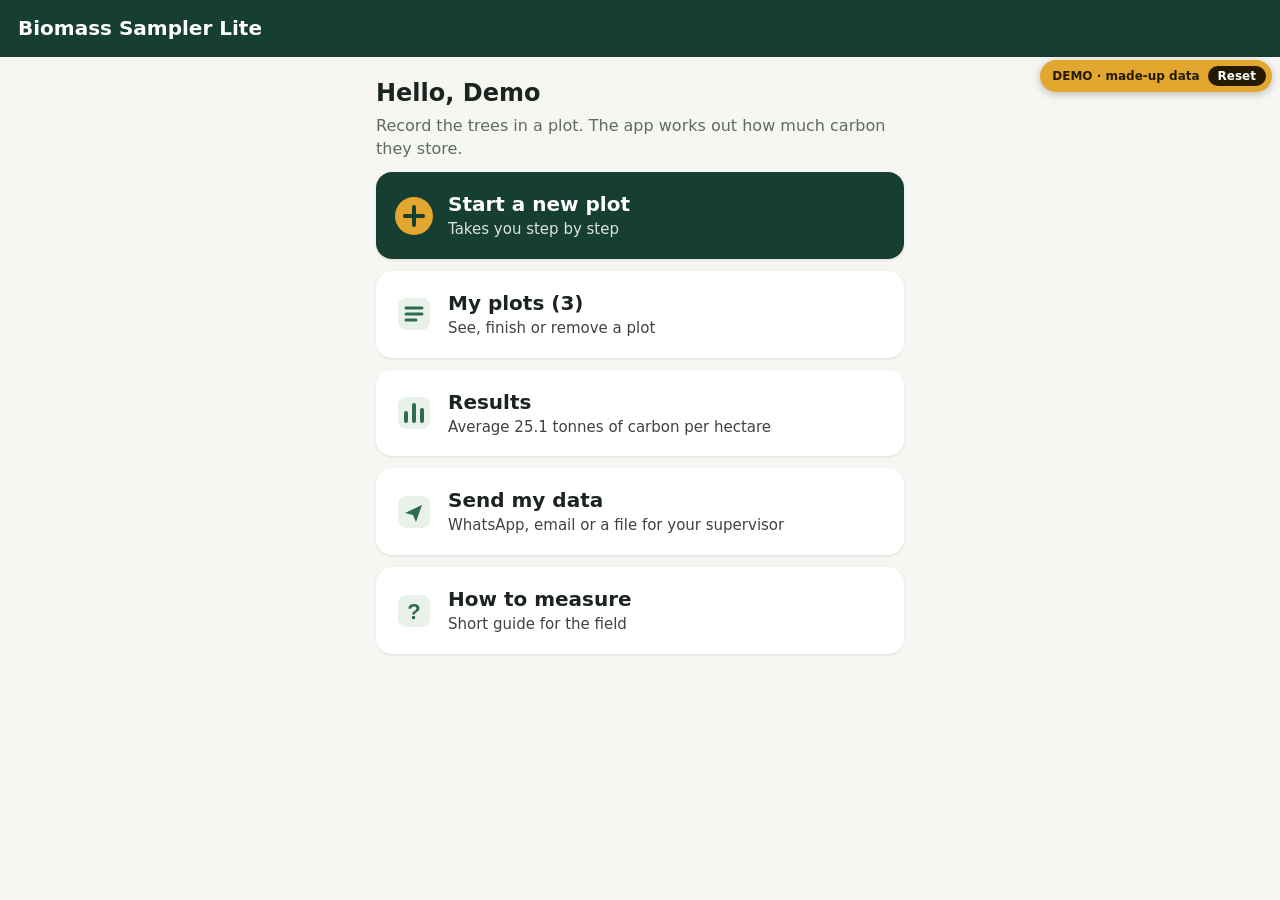
<file: demo/lite/index.html>
<!DOCTYPE html>
<html lang="en">
<head>
<meta charset="utf-8">
<meta name="viewport" content="width=device-width,initial-scale=1,viewport-fit=cover">
<meta name="robots" content="noindex"><title>DEMO – Biomass Sampler Lite</title>
<meta name="theme-color" content="#173f31">
<meta name="description" content="Simple tree and carbon recording for community forest plots.">
<link rel="manifest" href="manifest.webmanifest">
<link rel="icon" href="icons/icon-192.png">
<link rel="apple-touch-icon" href="icons/icon-192.png">
<style>
:root{--g:#173f31;--g2:#2f6b4f;--l:#e8f1ea;--gold:#e3a72f;--ink:#1c2420;--mut:#5d6b63;--bad:#b3261e;--bg:#f6f7f3;--card:#fff;--r:16px}
*{box-sizing:border-box}
[hidden]{display:none!important}
html,body{margin:0;background:var(--bg);color:var(--ink);font:18px/1.45 system-ui,-apple-system,"Segoe UI",Roboto,Arial,sans-serif;-webkit-text-size-adjust:100%}
header{background:var(--g);color:#fff;padding:14px 18px calc(14px);padding-top:max(14px,env(safe-area-inset-top));display:flex;align-items:center;gap:12px;position:sticky;top:0;z-index:5}
header h1{font-size:20px;margin:0;font-weight:700;flex:1}
header button{background:none;border:0;color:#fff;font-size:16px;padding:6px 4px;cursor:pointer}
main{max-width:560px;margin:0 auto;padding:16px 16px 120px}
h2{font-size:24px;margin:6px 0 6px;line-height:1.2}
p{margin:6px 0 12px}
.mut{color:var(--mut);font-size:16px}
.card{background:var(--card);border-radius:var(--r);padding:16px;margin:12px 0;box-shadow:0 1px 3px rgba(0,0,0,.08)}
.big{display:flex;align-items:center;gap:14px;width:100%;text-align:left;border:0;border-radius:var(--r);padding:18px;margin:12px 0;font:inherit;font-size:20px;font-weight:650;cursor:pointer;background:var(--card);color:var(--ink);box-shadow:0 1px 3px rgba(0,0,0,.1)}
.big.pri{background:var(--g);color:#fff}
.big small{display:block;font-weight:400;font-size:15px;opacity:.85}
.big svg{flex:none;width:40px;height:40px}
.btn{display:inline-flex;align-items:center;justify-content:center;gap:8px;min-height:54px;padding:12px 20px;border-radius:14px;border:2px solid var(--g);background:#fff;color:var(--g);font:inherit;font-weight:650;cursor:pointer}
.btn.pri{background:var(--g);color:#fff}
.btn.gold{background:var(--gold);border-color:var(--gold);color:#241a02}
.btn.bad{border-color:var(--bad);color:var(--bad)}
.btn.wide{width:100%}
.btn:disabled{opacity:.45}
label{display:block;font-weight:650;margin:14px 0 6px}
input,select{width:100%;font:inherit;font-size:20px;padding:14px;border:2px solid #cfd8d1;border-radius:12px;background:#fff;color:var(--ink)}
input:focus,select:focus{outline:3px solid var(--gold);border-color:var(--g)}
.pills{display:flex;flex-wrap:wrap;gap:10px}
.pill{border:2px solid #cfd8d1;background:#fff;border-radius:999px;padding:12px 18px;font:inherit;font-size:17px;cursor:pointer}
.pill.on{background:var(--g);border-color:var(--g);color:#fff}
.steps{display:flex;gap:6px;margin:4px 0 14px}
.steps i{flex:1;height:8px;border-radius:4px;background:#d6ded8}
.steps i.on{background:var(--g2)}.steps i.now{background:var(--gold)}
.tip{display:flex;gap:12px;background:var(--l);border-radius:14px;padding:14px;font-size:17px}
.tip svg{flex:none;width:64px;height:64px}
.sugg{display:flex;flex-wrap:wrap;gap:8px;margin-top:8px}
.sugg button{border:1px solid #cfd8d1;background:#fff;border-radius:10px;padding:8px 12px;font:inherit;font-size:16px;cursor:pointer;text-align:left}
.sugg button i{display:block;font-size:13px;color:var(--mut);font-style:italic}
.list{margin:8px 0;padding:0;list-style:none}
.list li{display:flex;align-items:center;gap:10px;padding:12px 4px;border-bottom:1px solid #e3e8e4}
.list li .n{flex:1}
.list li b{font-weight:650}
.list li .x{border:0;background:#f4e3e1;color:var(--bad);width:44px;height:44px;border-radius:12px;font-size:22px;cursor:pointer}
.count{font-size:15px;color:var(--mut)}
.warn{color:var(--bad);font-weight:600;margin-top:8px}
.ok{color:var(--g2);font-weight:650}
.bar{position:fixed;left:0;right:0;bottom:0;background:#fff;border-top:1px solid #dde3df;padding:12px 16px calc(12px + env(safe-area-inset-bottom));display:flex;gap:10px;z-index:6}
.bar .btn{flex:1}
.result{background:var(--g);color:#fff;border-radius:var(--r);padding:22px;text-align:center}
.result b{display:block;font-size:52px;line-height:1.1}
.result span{font-size:17px;opacity:.9}
.kv{display:grid;grid-template-columns:1fr auto;gap:8px 12px;font-size:17px}
.kv div:nth-child(even){text-align:right;font-weight:650}
.stepper{display:flex;align-items:center;gap:10px}
.stepper button{width:58px;height:58px;border-radius:14px;border:2px solid var(--g);background:#fff;color:var(--g);font-size:28px;cursor:pointer}
.stepper input{text-align:center}
.seg{display:flex;border:2px solid var(--g);border-radius:12px;overflow:hidden;margin-top:6px}
.seg button{flex:1;border:0;background:#fff;color:var(--g);padding:10px;font:inherit;font-size:16px;cursor:pointer}
.seg button.on{background:var(--g);color:#fff}
table{width:100%;border-collapse:collapse;font-size:17px}
td,th{padding:10px 6px;border-bottom:1px solid #e3e8e4;text-align:left}
th{font-size:14px;color:var(--mut);font-weight:600}
td.r,th.r{text-align:right}
#toast{position:fixed;left:16px;right:16px;bottom:96px;background:#1c2420;color:#fff;padding:14px 16px;border-radius:14px;display:none;z-index:9;font-size:17px;max-width:528px;margin:0 auto}
.gps{display:flex;gap:12px;align-items:center}
.dot{width:16px;height:16px;border-radius:50%;background:#c9d1cb;flex:none}
.dot.live{background:var(--gold);animation:p 1s infinite}.dot.done{background:var(--g2)}
@keyframes p{50%{opacity:.3}}
</style>
</head>
<body>
<header><h1 id="ttl">Biomass Sampler Lite</h1><button id="homeBtn" hidden>Home</button></header>
<main id="app"></main>
<div class="bar" id="bar" hidden></div>
<div id="toast" role="status"></div>
<script>
/* ---- Biomass & carbon engine ---- */
const DEFAULTS = {
  model: 'chid12',          // above-ground allometric model (see MODELS)
  root: 'ipcc',             // below-ground model (see ROOTS)
  a: 2.342, b: -2.059,      // coefficients of the "custom" model: AGB = exp(a*ln(D) + b)
  cf: 0.47,                 // carbon fraction (IPCC 2006)
  rs: 0.28,                 // root:shoot ratio for the IPCC ratio option
  wdDefault: 0.619,         // wood density (g/cm3) when a species has no value
  dw: 619,                  // dead-wood density kg/m3
  r: { regen: 5, sap: 14, tree: 20, stump: 20 },  // nested plot RADII (m); stump shares the tree plot
  v: 3,
  legacyStump: false,       // true = reproduce workbook formula  pi*(D/2^2)*H/1e6
  sapMin: 5, treeMin: 10,
  gpsMax: 4                 // required GPS accuracy (m), 0.1–4
};
const LN = Math.log, EXP = Math.exp, POW = Math.pow;
/* Above-ground biomass models. D cm, H m, W = wood density g/cm3. Returns kg dry mass.
   needs: D = diameter, H = height, W = wood density. fb = model used when a needed height is missing. */
const MODELS = {
  chid12:   { name: 'Chidumayo (2012) – Zambia national model', short: 'Chidumayo 2012', needs: 'D',
              eq: 'AGB = exp(2.342·ln D − 2.059)', f: (d) => EXP(2.342 * LN(d) - 2.059) },
  chave14:  { name: 'Chave et al. (2014) – pantropical, with height', short: 'Chave 2014', needs: 'DHW', fb: 'chave05dryD', range: [5, 180],
              eq: 'AGB = 0.0673·(ρD²H)^0.976', f: (d, h, w) => 0.0673 * POW(w * d * d * h, 0.976) },
  chave05dry: { name: 'Chave et al. (2005) – tropical dry forest, with height', short: 'Chave 2005 dry', needs: 'DHW', fb: 'chave05dryD', range: [5, 156],
              eq: 'AGB = 0.112·(ρD²H)^0.916', f: (d, h, w) => 0.112 * POW(w * d * d * h, 0.916) },
  chave05dryD: { name: 'Chave et al. (2005) – tropical dry forest, no height', short: 'Chave 2005 dry (no H)', needs: 'DW', range: [5, 156],
              eq: 'AGB = ρ·exp(−0.667 + 1.784 ln D + 0.207 (ln D)² − 0.0281 (ln D)³)',
              f: (d, h, w) => { const L = LN(d); return w * EXP(-0.667 + 1.784 * L + 0.207 * L * L - 0.0281 * L * L * L); } },
  mug13:    { name: 'Mugasha et al. (2013) – miombo, diameter only', short: 'Mugasha 2013', needs: 'D', range: [1.1, 110],
              eq: 'AGB = 0.1027·D^2.4798', f: (d) => 0.1027 * POW(d, 2.4798) },
  mug13h:   { name: 'Mugasha et al. (2013) – miombo, with height', short: 'Mugasha 2013 (H)', needs: 'DH', fb: 'mug13', range: [1.1, 110],
              eq: 'AGB = 0.0763·D^2.2046·H^0.4918', f: (d, h) => 0.0763 * POW(d, 2.2046) * POW(h, 0.4918) },
  kach16:   { name: 'Kachamba, Eid & Gobakken (2016) – Malawi miombo, with height', short: 'Kachamba 2016', needs: 'DH', fb: 'mug13', range: [5.3, 111.2],
              eq: 'AGB = 0.103685·D^1.921719·H^0.844561', f: (d, h) => 0.103685 * POW(d, 1.921719) * POW(h, 0.844561) },
  ryan11:   { name: 'Ryan, Williams & Grace (2011) – Mozambique miombo', short: 'Ryan 2011', needs: 'D', range: [5, 73],
              eq: 'AGB = exp(2.601·ln D − 3.629) ÷ 0.47', f: (d) => EXP(2.601 * LN(d) - 3.629) / 0.47 },
  custom:   { name: 'Custom: exp(a·ln D + b), a and b from settings', short: 'Custom', needs: 'D',
              eq: 'AGB = exp(a·ln D + b)', f: (d, h, w, P) => EXP(P.a * LN(d) + P.b) }
};
/* Below-ground biomass models. Returns kg dry mass. */
const ROOTS = {
  ipcc:   { name: 'Root-to-shoot ratio (IPCC 2006), ratio from settings', short: 'R:S ratio', eq: 'BGB = AGB × R', f: (agb, d, P) => agb * P.rs },
  mug13:  { name: 'Mugasha et al. (2013) – miombo', short: 'Mugasha 2013', range: [3.3, 95], eq: 'BGB = 0.2113·D^1.9838', f: (agb, d) => 0.2113 * POW(d, 1.9838) },
  kach16: { name: 'Kachamba, Eid & Gobakken (2016) – Malawi miombo', short: 'Kachamba 2016', eq: 'BGB = 0.284615·D^1.992658', f: (agb, d) => 0.284615 * POW(d, 1.992658) },
  ryan11: { name: 'Ryan, Williams & Grace (2011) – Mozambique miombo', short: 'Ryan 2011', range: [5, 72], eq: 'BGB = exp(2.262·ln D − 3.370) ÷ 0.47', f: (agb, d) => EXP(2.262 * LN(d) - 3.370) / 0.47 }
};
let WD_DB = {};   // scientific name (lower case) -> [wood density g/cm3, 's' species | 'g' genus]
function setWoodDensityDB(db) { WD_DB = db || {}; }
function woodDensity(rec, P) {
  if (+rec.wd > 0) return { w: +rec.wd, src: 'entered' };
  const k = WD_DB[(rec.s || '').trim().toLowerCase()];
  if (k) return { w: k[0], src: k[1] === 's' ? 'species (GWDD)' : 'genus (GWDD)' };
  return { w: P.wdDefault || 0.619, src: 'default' };
}
const plotArea = r => Math.PI * r * r;
const toDbh = (m, mode) => (m > 0 ? (mode === 'C' ? m / Math.PI : m) : 0);
function liveCalc(d, P, h, w) {
  const id = MODELS[P.model] ? P.model : 'chid12';
  if (!(d > 0)) return { agb: 0, agc: 0, bgc: 0, tc: 0, model: id, root: P.root || 'ipcc', fb: false, out: false };
  let mid = id, fb = false;
  if (MODELS[mid].needs.includes('H') && !(h > 0)) { mid = MODELS[mid].fb || 'chid12'; fb = true; }
  const m = MODELS[mid], agb = m.f(d, h, w, P);
  const rid = ROOTS[P.root] ? P.root : 'ipcc', bgb = ROOTS[rid].f(agb, d, P);
  const agc = agb * P.cf, bgc = bgb * P.cf;
  const out = !!(m.range && (d < m.range[0] || d > m.range[1]));
  return { agb, bgb, agc, bgc, tc: agc + bgc, model: mid, root: rid, fb, out };
}
function stumpCalc(d, h, P) {
  if (!(d > 0) || !(h > 0)) return { vol: 0, bm: 0, tc: 0 };
  const vol = P.legacyStump ? (Math.PI * (d / 4) * h) / 1e6 : Math.PI * Math.pow(d / 200, 2) * h;
  const bm = vol * P.dw;
  return { vol, bm, tc: bm * P.cf };
}
function recCalc(rec, P) {
  const d = toDbh(+rec.m, rec.mt);
  if (rec.t === 'stump') { const s = stumpCalc(d, +rec.h, P); return { d, ...s, m2: s.tc / plotArea(P.r.stump) }; }
  const wd = woodDensity(rec, P);
  const c = liveCalc(d, P, +rec.h, wd.w);
  return { d, ...c, wd: wd.w, wdSrc: wd.src, m2: c.tc / plotArea(rec.t === 'sap' ? P.r.sap : P.r.tree) };
}
const regenTotal = r => (r.n || []).reduce((s, x) => s + (+x || 0), 0);
function plotParams(plot, P) {
  if (!plot || !(plot.r || plot.model || plot.root)) return P;
  return { ...P, r: { ...P.r, ...(plot.r || {}) }, model: plot.model || P.model, root: plot.root || P.root };
}
function plotSummary(plot, recs, P) {
  P = plotParams(plot, P);
  const o = { n: { regen: 0, sap: 0, tree: 0, stump: 0 }, c: { sap: 0, tree: 0, stump: 0 }, agb: { sap: 0, tree: 0 }, stems: 0, fb: 0, out: 0 };
  for (const r of recs) {
    if (r.p !== plot.id) continue;
    if (r.t === 'regen') { o.n.regen++; o.stems += regenTotal(r); continue; }
    o.n[r.t]++;
    const k = recCalc(r, P);
    o.c[r.t] += k.tc;
    if (r.t !== 'stump') { o.agb[r.t] += k.agb; if (k.fb) o.fb++; if (k.out) o.out++; }
  }
  const s = o.c.sap / plotArea(P.r.sap) * 10, t = o.c.tree / plotArea(P.r.tree) * 10, w = o.c.stump / plotArea(P.r.stump) * 10;
  o.tha = { sap: s, tree: t, stump: w, total: s + t + w };
  o.co2 = o.tha.total * 44 / 12;
  o.regenHa = o.stems / plotArea(P.r.regen) * 10000;
  return o;
}
const T95 = [0, 12.71, 4.303, 3.182, 2.776, 2.571, 2.447, 2.365, 2.306, 2.262, 2.228, 2.201, 2.179, 2.16, 2.145, 2.131, 2.12, 2.11, 2.101, 2.093, 2.086, 2.08, 2.074, 2.069, 2.064, 2.06, 2.056, 2.052, 2.048, 2.045, 2.042];
function stats(arr) {
  const n = arr.length; if (!n) return { n: 0, mean: 0, sd: 0, se: 0, ci: 0 };
  const mean = arr.reduce((a, b) => a + b, 0) / n;
  const sd = n > 1 ? Math.sqrt(arr.reduce((a, b) => a + (b - mean) ** 2, 0) / (n - 1)) : 0;
  const se = sd / Math.sqrt(n), t = n > 1 ? (T95[n - 1] || 1.96) : 0;
  return { n, mean, sd, se, ci: t * se, pct: mean ? t * se / mean * 100 : 0 };
}
if (typeof module !== 'undefined') module.exports = { DEFAULTS, MODELS, ROOTS, setWoodDensityDB, woodDensity, plotArea, toDbh, liveCalc, stumpCalc, recCalc, plotParams, plotSummary, stats };

const SPECIES=[["","Abelmoschus moschatus"],["","Acacia aneura"],["","Acacia angustissima"],["","Acacia aulacocarpa"],["","Acacia auriculiformis"],["","Acacia catechu"],["","Acacia cincinnata"],["","Acacia crassicarpa"],["","Acacia elatior"],["","Acacia etbaica"],["","Acacia ferruginea"],["","Acacia glauca"],["","Acacia holosericea"],["","Acacia koa"],["","Acacia laeta"],["","Acacia lahai"],["","Acacia leptocarpa"],["","Acacia mearnsii"],["","Acacia melanoxylon"],["","Acacia mellifera"],["","Acacia nilotica subsp nilotica"],["","Acacia pachycarpa"],["","Acacia pennatula"],["","Acacia polyacantha ssp. polyacantha"],["","Acacia saligna"],["","Acacia senegal"],["","Acacia seyal"],["","Acacia usambarensis"],["","Acrocarpus fraxinifolius"],["","Adenanthera pavonina"],["","Aegle marmelos"],["African Allophylus","Allophylus africanus"],["African Blackwood","Dalbergia melanoxylon"],["African Catechu Tree","Acacia polyacantha"],["African Chewing Gum","Azanza garckeana"],["African Ebony","Diospyros mespiliformis"],["African False Currant","Allophylus africanus"],["African Locust Bean","Parkia filicoidea"],["African mahogany","Khaya nyasica"],["African Mangosteen","Garcinia livingstonei"],["African Myrrh","Commiphora africana"],["African Orange","Strychnos spinosa"],["African Protea","Protea gaguedi"],["African Satinwood","Zanthoxylum macrophyllum"],["African Sausage Tree","Kigelia africana"],["African Star-chestnut","Sterculia africana"],["African Teak","Pterocarpus angolensis"],["African Tulip Tree","Spathodea campanulata"],["African Wattle","Peltophorum africanum"],["Afrormosia","Pericopsis angolensis"],["","Afzelia africana"],["","Agathis macrophylla"],["","Agathis philippinensis"],["","Ailanthus altissima"],["","Ailanthus excelsa"],["","Ailanthus triphysa"],["Akafulamume","Maprounea africana"],["Akafunganasha","Cassia petersiana"],["Akakome","Strychnos innocua"],["Akalambwabwato","Unknown"],["Akalobwe","Zyziphus abyssinica"],["Akalongwe","Dalbergia nitidula"],["Akampombwe","Phyllocomus lemaireanus"],["Akampulumpulu","Unknown"],["Akapempe","Hymenocardia acida"],["Akapetansofu","Albizia adianthifolia"],["Akapombwe","Vitex doniana"],["Akapululambushi","Byrsocarpus orientalis"],["Akasansubwanga","Securinega virosa"],["Akasengu","Unknown"],["Akasongole","Strychnos cocculoides"],["Akatenge","Dichrostachys cinerea"],["Akatentelamwela","Indigofera rhynchocarpa"],["Akiaat","Pterocarpus angolensis"],["Alama","Combretum molle"],["","Albizia anthelmintica"],["","Albizia chinensis"],["","Albizia coriaria"],["","Albizia ferruginea"],["","Albizia glaberrima"],["","Albizia julibrissin"],["","Albizia lebbeck"],["","Albizia odoratissima"],["","Albizia procera"],["","Albizia saman"],["","Albizia zygia"],["","Aleurites moluccana"],["","Allanblackia floribunda"],["","Allanblackia stuhlmannii"],["","Allanblackia ulugurensis"],["","Alnus acuminata"],["","Alnus cordata"],["","Alnus japonica"],["","Alnus nepalensis"],["","Alnus rubra"],["Aloe-leaved coral tree","Erythrina livingstoniana"],["","Alphitonia zizyphoides"],["","Alstonia boonei"],["","Alstonia congensis"],["","Alstonia scholaris"],["","Altingia excelsa"],["Alusapwe","Cassia singueana"],["Amasuku","Uapaca kirkiana"],["","Andira inermis"],["Angolan Protea","Protea angolensis"],["","Annona cherimola"],["","Annona muricata"],["","Annona reticulata"],["","Annona squamosa"],["","Anogeissus latifolia"],["Anthill Wild Medlar","Vangueria randii"],["","Anthocephalus cadamba"],["","Antiaris toxicaria"],["","Antidesma bunius"],["Apple Leaf","Lonchocarpus capassa"],["Apple-leaf","Philenoptera violacea"],["Apple-ring Acacia","Acacia albida"],["Apple-ring Acacia","Faidherbia albida"],["","Araucaria bidwillii"],["","Araucaria cunninghamii"],["","Arbutus unedo"],["","Areca catechu"],["","Arenga pinnata"],["","Argania spinosa"],["Arizona Cypress","Cupressus arizonica"],["","Artabotrys monteiroae"],["","Artemisia annua"],["","Artocarpus altilis"],["","Artocarpus camansi"],["","Artocarpus integer"],["","Artocarpus lakoocha"],["","Artocarpus mariannensis"],["","Ateleia herbert-smithii"],["","Aucomea klaineana"],["Australian Brown Mahogany","Eucalyptus robusta"],["","Averrhoa bilimbi"],["","Averrhoa carambola"],["Avocado","Persea americana"],["","Azadirachta excelsa"],["Baboons Breakfast","Hexalobus monopetalus"],["","Baikiaea insignis"],["Baobab","Adansonia digitata"],["Baphia Capparidifolia","Baphia capparidifolia"],["Baphia Speciosa","Baphia speciosa"],["","Baphia whitei"],["Bastard Baobab","Sterculia africana"],["Beach","Casuarina equisetifolia"],["Bead Tree","Melia azedarach"],["Beakpod Eucalyptus","Eucalyptus robusta"],["Bean-pod Tree","Brachystegia spiciformis"],["Beechwood","Faurea saligna"],["Beefwood","Casuarina equisetifolia"],["Bell bean tree","Markhamia zanzibarica"],["Bell Mimosa","Dichrostachys cinerea"],["Ben-oil Tree","Moringa oleifera"],["","Berlinia giorgii"],["Bi-coloured Waterberry","Syzygium guineense"],["Bindura Bamboo","Oxytenanthera abyssinica"],["Bitter Albizia","Albizia amara"],["Biyo","Steganotaenia araliacea"],["Black monkey orange","Strychnos madagascariensis"],["Black Mulberry","Morus nigra"],["Black Plum","Vitex doniana"],["Blackberry","Morus nigra"],["Blackbutt","Eucalyptus pilularis"],["Bladder Tree","Excoecaria bussei"],["Blood Wood","Pterocarpus angolensis"],["Blue Sweetberry","Bridelia cathartica"],["Bluebush","Diospyros lycioides"],["Bomax","Bombax rhodognaphalon"],["Borassus Palm","Borassus aethiopum"],["Bovo","Brachystegia longifolia"],["","Brachystegia bakeriana"],["","Brachystegia puberula"],["","Brachystegia russelliae"],["","Brachystegia tamarindoides"],["Brazilian Rose Wood","Jacaranda mimosifolia"],["Brewers Acacia","Acacia leucophloea"],["Brick-red Ochna","Ochna schweinfurthiana"],["Bridelia","Bridelia micrantha"],["","Bridelia duvigneaudii"],["Broad-leaved croton","Croton macrostachyus"],["Brown Gum","Eucalyptus robusta"],["Brown Salwood","Acacia mangium"],["Brown-berry","Chrysophyllum gorungosanum"],["Buba","Tephrosia vogelii"],["Bubu Fig","Ficus bubu"],["Budda Tree","Polyalthia longifolia"],["Buffalo Thorn","Ziziphus abyssinica"],["Buffalo thorn","Ziziphus mucronata"],["Bulugamu","Eucalyptus camaldulensis"],["Bulugamu","Eucalyptus citriodora"],["Bulugamu","Eucalyptus tereticornis"],["Bungwe","Haplocoelum foliolosum"],["Burkea","Burkea africana"],["Burkes Wild Fig","Ficus burkei"],["","Burttdavya nyasica"],["Bush cinquefoil","Potentilla fruticosa"],["Bush Orange","Strychnos spinosa"],["Bush Plum","Vitex doniana"],["Bush Willow","Salix mucronata"],["Bushveld Honeysuckle-tree","Turraea nilotica"],["Buwa","Albizia versicolor"],["Bwazi","Securidaca longepedunculata"],["Cabbage Tree","Cussonia kirkii"],["Cabbage Tree","Cussonia spicata"],["Cabbage Tree","Moringa oleifera"],["Camel Thorn","Acacia erioloba"],["Camel Thorn","Acacia nigrescens"],["Camels Foot","Piliostigma thonningii"],["Candelabra Tree","Euphorbia ingens"],["Candle Bush Alata","Cassia alata"],["Candlestick Tree","Senna alata"],["","Canthium crassum"],["Cap Fig","Ficus capensis"],["Cape Ash","Ekebergia capensis"],["Cape Fig","Ficus sur"],["Cape Lilac","Melia azedarach"],["Cape Mahogany","Trichilia emetica"],["Caribbean Pitch Pine","Pinus caribaea"],["Caribean Pine","Pinus caribaea"],["Carrot Tree","Steganotaenia araliacea"],["Cashew Nut","Anacardium occidentale"],["Casia 1","Cassia siamea"],["Casia 2","Cassia singueana"],["Casia 3","Cassia spectabilis"],["Cassia","Senna siamea"],["Castor Oil Plant","Ricinus communis"],["Caterpillar bush","Ormocarpum bibracteatum"],["Caterpillar Bush","Ormocarpum kirkii"],["Caterpillar-pod","Ormocarpum kirkii"],["Cearea","Manihot glaziovii"],["","Celtis gomphophylla"],["Changaluche","Zanha africana"],["Change","Xylopia odoratissima"],["Changwe","Xylopia odoratissima"],["Chanye","Colophospermum mopane"],["Chatata","Caesalpinia decapetala"],["Chaumbu","Lannea discolor"],["Chaumbu","Lannea schweinfurthii"],["Cheesewood","Pittosporum viridiflorum"],["Chewing Gum Tree","Diplorhynchus condylocarpon"],["Chiawa","Commiphora mollis"],["Chibalabale","Cassipourea mollis"],["Chibale","Raphia farinifera"],["Chibangalala","Borassus aethiopum"],["Chibangalume","Zanha africana"],["Chibangalume maume","Zanha africana"],["Chibeka","Euphorbia candelabrum"],["Chibeka","Euphorbia ingens"],["Chibobo","Terminalia brachystemma"],["Chibobo","Terminalia mollis"],["Chibombo","Acacia polyacantha"],["Chibombwesala","Albizia amara"],["Chibukuzera","Zanha africana"],["Chibumbya","Salix subserrata"],["Chibumbya","Syzygium guineense"],["Chifiko","Ozoroa reticulata"],["Chifila","Chrysophyllum magalismontanum"],["Chifitye","Ozoroa reticulata"],["Chifuku (n)","Brachystegia allenii"],["Chifulafuti","Baphia bequaertii"],["Chifumbe","Unknown"],["Chifundaziche","Commiphora mollis"],["Chifwanga","Brachystegia floribunda"],["Chifyopola","Steganotaenia araliacea"],["Chigaga","Ochna pulchra"],["Chigalamatongo","Gardenia resiniflua"],["Chigoma","Sesbania sesban"],["Chigonondo","Gardenia resiniflua"],["Chihuma","Combretum molle"],["Chiiyele","Faurea saligna"],["Chikasa","Cussonia arborea"],["Chikelele","Protea angolensis"],["Chikelele","Protea argyrea"],["Chikelele","Protea baumii"],["Chikelele","Protea divaricata"],["Chikelele","Protea gaguedi"],["Chikelele","Protea heckmanniana"],["Chikelele","Protea elegans"],["Chikelele","Protea kibarensis"],["Chikelele","Protea madiensis"],["Chikelele","Protea mafingensis"],["Chikelele","Protea makutuensis"],["Chikelele","Protea matonchiana"],["Chikelele","Protea micans"],["Chikelele","Protea paludosa"],["Chikelele","Protea petiolaris"],["Chikelele","Protea poggei"],["Chikelele","Protea roseola"],["Chikelele","Protea rupestris"],["Chikelele","Protea tricanthera"],["Chikelele","Protea trichophylla"],["Chikelele","Protea welwitschii"],["Chikololo","Gardenia jovis-tonantis"],["Chikondekonde","Xylopia odoratissima"],["Chikuku","Phyllocosmus lemaireanus"],["Chikumbe","Unknown"],["Chikuyu","Ficus sur"],["Chikwebula","Unknown"],["Chilemba","Ficus brachypoda"],["Chilembalemba","Ficus ingens"],["Chilemu","Faurea speciosa"],["Chilemu","Protea angolensis"],["Chilemu","Protea argyrea"],["Chilemu","Protea baumii"],["Chilemu","Protea divaricata"],["Chilemu","Protea gaguedi"],["Chilemu","Protea heckmanniana"],["Chilemu","Protea elegans"],["Chilemu","Protea kibarensis"],["Chilemu","Protea madiensis"],["Chilemu","Protea mafingensis"],["Chilemu","Protea makutuensis"],["Chilemu","Protea matonchiana"],["Chilemu","Protea micans"],["Chilemu","Protea paludosa"],["Chilemu","Protea petiolaris"],["Chilemu","Protea poggei"],["Chilemu","Protea roseola"],["Chilemu","Protea rupestris"],["Chilemu","Protea tricanthera"],["Chilemu","Protea trichophylla"],["Chilemu","Protea welwitschii"],["Chilenga-lala","Brachystegia stipulata"],["Chiluba","Grewia bicolor"],["Chilusa","Combretum imberbe"],["Chimbili","Hyphaene ventricosa"],["Chimbili","Hyphaene petersiana"],["Chimonomono","Croton megalobotrys"],["Chimpakasa","Lonchocarpus capassa"],["Chimpakwa","Baphia massaiensis"],["Chimpakwa","Baphia capparidifolia"],["Chimpakwa","Terminalia mollis"],["Chimpampa","Monotes africanus"],["Chimpampa","Monotes elegans"],["Chimpampa","Monotes glaber"],["Chimpampa","Monotes katangensis"],["Chimpempe","Ozoroa reticulata"],["Chinaberry","Melia azedarach"],["Chinese Lantern Tree","Dichrostachys cinerea"],["Chinga","Dombeya erythroleuca"],["Chinga","Azanza garckeana"],["Chingologolo","Albizia antunesiana"],["Chingwa","Xylopia odoratissima"],["Chinimbwe","Voacanga thouarsi"],["Chinsale","Dalbergia melanoxylon"],["Chinsembu","Euphorbia ingens"],["Chinsembu (lu)","Euphorbia obovalifolia"],["Chinsense","Faurea saligna"],["Chinsense","Faurea speciosa"],["Chipalo","Tabernaemontana angolensis"],["Chipamba","Borassus aethiopum"],["Chipampa","Monotes africanus"],["Chipampa","Monotes elegans"],["Chipepe","Faurea speciosa"],["Chipolo","Fagara macrophylla"],["Chipombo","Cussonia arborea"],["Chipombo","Cussonia kirkii"],["Chipombo","Steganotaenia araliacea"],["Chipupa","Zanthoxylum chalybeum"],["Chirinda Forest Medlar","Vangueria esculenta"],["Chisale","Albizia antunesiana"],["Chisekele","Entada abyssinica"],["Chishokoto/musokoto","Faurea intermedia"],["Chisofu","Uvariastrum hexaloboides"],["Chisoke","Grumilea buchanani"],["Chisomwe","Albizia versicolor"],["Chisu","Euphorbia ingens"],["Chisula","Lannea schweinfurthii"],["Chitebitebi","Cussonia arborea"],["Chitebitebi","Steganotaenia araliacea"],["Chitebitechi","Cussonia arborea"],["Chitete","Unknown"],["Chitimbe","Piliostigma thonningii"],["Chitondotondo","Xeroderris stuhlmannii"],["Chitontho","Commiphora africana"],["Chitonto","Commiphora africana"],["Chitonto","Commiphora mollis"],["Chiwalawala","Lonchocarpus capassa"],["Chiwowo","Rothmannia engleriana"],["Chiya","Lonchocarpus capassa"],["Chiyele","Faurea saligna"],["Chizaya","Strychnos pungens"],["Chizonga","Sesbania macrantha"],["Chizutu","Kigelia africana"],["Chkuni","Anacardium occidentale"],["Chocolate berry","Vitex payos"],["Chololo","Commiphora africana"],["Chololo","Commiphora mollis"],["Chongololo","Entada abyssinica"],["Christmas Bells","Trichilia emetica"],["Christmas berry","Psorospermum febrifugum"],["","Chrysobalanus icaco"],["","Chrysophyllum welwitschii"],["Chunganunshi","Acacia polyacantha"],["Chuya","Lonchocarpus capassa"],["Cifuku","Brachystegia allenii"],["Cifuku Soli: Kacenje","Brachystegia allenii"],["Claza","Hyphaene petersiana"],["Cleaning Nut Tree","Strychnos potatorum"],["","Cleistanthus polystachyus"],["Cluster-head Protea","Protea welwitschii"],["Coast Gold-leaf","Bridelia micrantha"],["Coast She-oak","Casuarina equisetifolia"],["","Cola mossambicensis"],["","Combretum adenogonium"],["","Combretum paniculatum"],["Commiphora","Commiphora africana"],["Common pheasant-berry","Margaritaria discoidea"],["Common Wild Fig","Ficus burkei"],["Common wild fig","Ficus thonningii"],["","Copaifera baumiana"],["","Cordyla richardii"],["Cork bush","Mundulea sericea"],["Corky-bark","Strychnos cocculoides"],["","Craibia grandiflora"],["Cream of Tartar Tree","Adansonia digitata"],["Crown-berry","Crossopteryx febrifuga"],["Crystal-bark","Crossopteryx febrifuga"],["Cuban Pine","Pinus caribaea"],["Cucumber Tree","Kigelia africana"],["Curled caterpillar-pod","Ormocarpum bibracteatum"],["Curled Caterpillar-pod","Ormocarpum kirkii"],["Cuya","Lonchocarpus capassa"],["","Dalbergia boehmii"],["","Daniellia alsteeniana"],["","Dasiphora fruticosa"],["Dead Man’s Fingers","Cussonia kirkii"],["","Deinbollia nyasica"],["Desert Date","Balanites aegyptiaca"],["","Diospyros quiloensis"],["","Diospyros senensis"],["Distillers Acacia","Acacia leucophloea"],["Dog Plum","Ekebergia capensis"],["","Dombeya kirkii"],["Doum Palm","Hyphaene ventricosa"],["Drum Stick Tree","Moringa oleifera"],["Duiker Berry","Pseudolachnostylis maprouneifolia"],["Dwarf custard apple","Annona stenophylla"],["Dwarf mobola","Parinari capensis"],["East African Afrormosia","Pericopsis angolensis"],["East African mahogany","Khaya nyasica"],["Egyptian Plane Tree","Sterculia quinqueloba"],["","Elaeodendron buchananii"],["Elephant Wood","Bolusanthus speciosus"],["","Entada arenaria"],["Escarpment Brachystegia","Brachystegia allenii"],["Eucalyptus 1","Eucalyptus camaldulensis"],["Eucalyptus 2","Eucalyptus citriodora"],["Eucalyptus 3","Eucalyptus cloeziana"],["Eucalyptus 4","Eucalyptus grandis"],["Eucalyptus 5","Eucalyptus paniculata"],["Eucalyptus 6","Eucalyptus pilularis"],["Eucalyptus 7","Eucalyptus resinifera"],["Eucalyptus 8","Eucalyptus robusta"],["Eucalyptus 9","Eucalyptus tereticonis"],["False Ashoka","Polyalthia longifolia"],["False assegai","Maesa lanceolata"],["False Date Palm","Phoenix reclinata"],["False Mahogany","Uapaca guineensis"],["Fan Palm","Borassus aethiopum"],["Fan Palm","Hyphaene ventricosa"],["Fern","Cyathea thomsonii"],["","Fernandoa magnifica"],["Fever pod","Holarrhena pubescens"],["Fever Tree","Acacia xanthophloea"],["Fever-berry","Croton megalobotrys"],["Fifa","Ochna pulchra"],["Fine-leafed Albizia","Albizia amara"],["Finger Euphorbia","Euphorbia tirucalli"],["Fisaka","Salix babylonica"],["Fisaka","Salix subserrata"],["Fish Bean","Tephrosia vogelii"],["Fish-Poison Bean","Tephrosia vogelii"],["Fish-Poison-Tree","Tephrosia vogelii"],["Fisongole","Strychnos cocculoides"],["Flacourtia","Flacourtia indica"],["Flamboyant","Delonix regia"],["Flame creeper","Combretum microphyllum"],["Flame of the Forest","Spathodea campanulata"],["Flame thorn","Senegalia ataxacantha"],["Flame Tree","Erythrina abyssinica"],["Flat-crowned Albizia","Albizia adianthifolia"],["Fleece-fruit","Bombax rhodognaphalon"],["Flooded Gum","Eucalyptus grandis"],["Fluted Milkwood","Chrysophyllum gorungosanum"],["Fluted-milkwood","Chrysophyllum gorungosanum"],["Forest Fever-berry","Croton sylvaticus"],["Forest Fig","Ficus bubu"],["Forest mahogany","Trichilia dregeana"],["Forest newtonia","Newtonia buchananii"],["Forest Ordeal Tree","Erythrophleum suaveolens"],["Forest Red gum","Eucalyptus tereticornis"],["Four-winged Pteleopsis","Pteleopsis anisoptera"],["Four-winged Stink-bush","Pteleopsis anisoptera"],["Fried Egg Tree","Oncoba spinosa"],["","Friesodielsia obovata"],["Frusty Velvet Protea","Protea welwitschii"],["Fumbwamusowo","Entada abyssinica"],["Funtwe","Hexalobus monopetalus"],["Fyopola","Steganotaenia araliacea"],["","Gardenia ternifolia"],["Gardinia","Gardenia spatulifolia"],["Gavi","Agave sisalana"],["Giant Cactus","Euphorbia ingens"],["Gilevilia","Grevillea robusta"],["Glossy Flat-bean","Dalbergia nitidula"],["Gmelina","Gmelina arborea"],["Golden Cassia","Senna spectabilis"],["Golden Wattle","Acacia pycnantha"],["Golden-bean Tree","Markhamia obtusifolia"],["Gonondo","Terminalia mollis"],["Gonondo","Terminalia sericea"],["Gonondo","Terminalia stenostachya"],["Gonondo (n)","Terminalia stenostachya"],["Grains of Selim","Xylopia aethiopica"],["Green apple","Monodora junodii"],["Green Monkey Orange","Strychnos spinosa"],["","Grewia occidentalis"],["Grey raisin","Grewia monticola"],["Grey-haired Acacia","Acacia gerrardii"],["Grey-haired Acacia","Acacia karroo"],["Guava","Psidium guajava"],["Guinea plum","Parinari excelsa"],["Gum Tree","Eucalyptus paniculata"],["Gummy Gardinia","Gardenia resiniflua"],["Gwada","Manihot glaziovii"],["Gwawa","Psidium guajava"],["Gympie Messmate","Eucalyptus cloeziana"],["Heart Seed","Hymenocardia acida"],["Hissing Tree","Parinari curatellifolia"],["Hitebitebi","Cussonia arborea"],["Honduras Pine","Pinus caribaea"],["Honey-scented Protea","Protea welwitschii"],["Hop Bush","Dodonaea viscosa"],["Horn-cap Eucalyptus","Eucalyptus tereticornis"],["Horn-pod Tree","Diplorhynchus condylocarpon"],["Horse-radish Tree","Moringa oleifera"],["Horsetail","Casuarina equisetifolia"],["Hybrid Terminalia","Terminalia trichopoda"],["Hyphene Palm","Hyphaene petersiana"],["Ichifumbe","Unknown"],["Ichilemba","Ficus brachypoda"],["Ichisongole","Strychnos cocculoides"],["Ichitebiteti","Cussonia arborea"],["Ichoni","Ochna schweinfurthiana"],["Ichosongole","Strychnos cocculoides"],["Icitatabwana","Unknown"],["Iconi","Ochna schweinfurthiana"],["Ififimbe","Unknown"],["Ifisongole","Strychnos cocculoides"],["Ifumangoma","Albizia versicolor"],["Impundu","Parinari curatellifolia"],["Indale","Swartzia madagascariensis"],["Indian Beech","Pongamia pinnata"],["Indian Fir Tree","Polyalthia longifolia"],["Indian Jujube","Ziziphus mauritiana"],["Indian Mast Tree","Polyalthia longifolia"],["Indiapatemi","Unknown"],["Infungo","Anisophyllea boehmii"],["Ingyansa","Brachystegia boehmii"],["Isase","Albizia antunesiana"],["Isunde","Baphia massaiensis"],["Itompu","Unknown"],["Ituntu","Ficus wakefieldii"],["Jabubale","Unknown"],["Jacaranda","Jacaranda mimosifolia"],["Jacket plum","Pappea capensis"],["Jackfruit","Artocarpus heterophyllus"],["Jakaranda","Jacaranda mimosifolia"],["Jasmine Pea","Baphia massaiensis"],["Jasmine Pea","Baphia obovata"],["","Jasminum fluminense"],["Jatata","Caesalpinia decapetala"],["Jatropha","Jatropha curcas"],["Jelejele","Sesbania sesban"],["Jumping-seed tree","Sapium ellipticum"],["Kabalala","Pteleopsis anisoptera"],["Kabale","Hymenocardia acida"],["Kabanga","Ochna pulchra"],["Kabanga Kayubule","Ochna pulchra"],["Kabesha","Terminalia mollis"],["Kabeza","Strychnos cocculoides"],["Kabisha","Berlinia giorgi"],["Kabobo","Unknown"],["Kabulasese","Dalbergia nitidula"],["Kabulukulu","Strychnos innocua"],["Kabulwebulwe","Erythrophleum africanum"],["Kabumbu","Lannea discolor"],["Kabumbu","Lannea schweinfurthii"],["Kabumbumutemwa","Boscia angustifolia"],["Kabumbuntale","Lannea schimeri"],["Kabumbwi","Strychnos potatorum"],["Kabunga","Julbernardia globiflora"],["Kabungu","Brachystegia utilis"],["Kachale","Ochna pulchra"],["Kachele","Ficus sur"],["Kachinka","Vitex petersiana"],["Kachinkafutu","Vitex madiensis"],["Kadale","Combretum zeyheri"],["Kafifi","Harungana madagascariensis"],["Kafufuma","Securidaca welwitschii"],["Kafuku","Ochna pulchra"],["Kafulamume","Maprounea africana"],["Kafulwefulwe","Ochna pulchra"],["Kafumbafumba","Oldfieldia dactylophylla"],["Kafundakweo","Dalbergiella nyasae"],["Kafundula","Dalbergia melanoxylon"],["Kafundula","Dalbergia nitidula"],["Kafundula","Dalbergiella nyasae"],["Kafundula (k)","Dalbergia melanoxylon"],["Kafunganasha","Cassia petersiana"],["Kafungunashya","Cassia singueana"],["Kafupa","Becium obovatum"],["Kafupa","Cassipourea mollis"],["Kafupakachimbwe","Drypetes mossambicensis"],["Kafutubutula","Vitex mombasae"],["Kafuwe","Ficus verruculosa"],["Kafwango","Dalbergiella nyasae"],["Kahuma","Borassus aethiopum"],["Kaimbi","Erythrophleum africanum"],["Kaiwami","Sterculia quinqueloba"],["Kakeke","Ficus capensis"],["Kakheti","Dalbergiella nyasae"],["Kakolo","Combretum fragrans"],["Kakoma","Borassus aethiopum"],["Kakoma","Hyphaene petersiana"],["Kakoma","Hyphaene ventricosa"],["Kakoma","Oncoba spinosa"],["Kakome","Strychnos innocua"],["Kakunguni","Combretum molle"],["Kalahari Apple-leaf","Lonchocarpus nelsii"],["Kalahari Bitterwood","Xylopia odoratissima"],["Kalahari Christmas Tree","Dichrostachys cinerea"],["Kalahari Cluster-leaf","Terminalia brachystemma"],["Kalahari currant","Rhus tenuinervis"],["Kalahari podberry","Dialium englerianum"],["Kalahari Red-fingers","Xylopia odoratissima"],["Kalala","Borassus aethiopum"],["Kalala","Hyphaene ventricosa"],["Kalalitsi","Hymenocardia acida"],["Kalama","Combretum molle"],["Kalama","Combretum collinum"],["Kalama","Combretum fragrans"],["Kalamafupa","Combretum zeyheri"],["Kalambabwato","Bridelia duvigneaudi"],["Kalanangwa","Ziziphus abyssinica"],["Kalanangwa/kankolenkole","Zyziphus mauritiana"],["Kalaye","Unknown"],["Kalemu","Protea welwitschii"],["Kali","Hymenodictyon floribundum"],["Kalimba","Brachystegia microphylla"],["Kalimika","Albizia harveyi"],["Kalobwe/kankande/mwichechete","Zyziphus abyssinica"],["Kalongwe","Dalbergia nitidula"],["Kalumekamuchinka","Vitex amboniensis"],["Kalumekamukuwe","Cassine aethiopica"],["Kalumphangala","Dichrostachys cinerea"],["Kalungi","Strychnos innocua"],["Kalunguti","Erythrophleum africanum"],["Kalunguti","Terminalia stenostachya"],["Kalusapwe","Cassia singueana"],["Kambakumbaku","Combretum fragrans"],["Kambelembenda","Schrebera trichoclada"],["Kambeli","Borassus aethiopum"],["Kambeli","Strychnos innocua"],["Kambili","Borassus aethiopium"],["Kambili","Borassus aethiopum"],["Kambili","Hyphaene ventricosa"],["Kambolo","Protea angolensis"],["Kambolo","Protea argyrea"],["Kambolo","Protea baumii"],["Kambolo","Protea divaricata"],["Kambolo","Protea gaguedi"],["Kambolo","Protea heckmanniana"],["Kambolo","Protea elegans"],["Kambolo","Protea kibarensis"],["Kambolo","Protea madiensis"],["Kambolo","Protea mafingensis"],["Kambolo","Protea makutuensis"],["Kambolo","Protea matonchiana"],["Kambolo","Protea micans"],["Kambolo","Protea paludosa"],["Kambolo","Protea petiolaris"],["Kambolo","Protea poggei"],["Kambolo","Protea roseola"],["Kambolo","Protea rupestris"],["Kambolo","Protea tricanthera"],["Kambolo","Protea trichophylla"],["Kambolo","Protea welwitschii"],["Kambombo","Trema orientalis"],["Kambulafita","Salix subserrata"],["Kamemena-mbuzi","Cassipourea mollis"],["Kaminu","Strychnos spinosa"],["Kamlawe","Ximenia americana"],["Kampangala","Cleistanthus milleri"],["Kampangwila","Strychnos potatorum"],["Kampangwila","Oldfieldia dactylophylla"],["Kampombwe","Unknown"],["Kampombwe","Phyllocosmus lemaireanus"],["Kampompwe","Phyllocomus lemaireanus"],["Kamponi","Brachystegia spiciformis"],["Kamponi","Julbernardia globiflora"],["Kampungu","Borassus aethiopum"],["Kamulebe","Ximenia americana"],["Kamwelalumba","Strychnos innocua"],["Kanachisungu","Unknown"],["Kanchinda","Phoenix reclinata"],["Kanchindu","Phoenix reclinata"],["Kandale","Combretum zeyheri"],["Kangolo","Combretum celastroides"],["Kangolobozi","Ziziphus abyssinica"],["Kangongo","Rothmannia whitefieldii"],["Kangwa","Zyziphus pubescens"],["Kangwa","Ziziphus abyssinica"],["Kani Pepper","Xylopia aethiopica"],["Kankande","Ziziphus abyssinica"],["Kankoma","Borassus aethiopum"],["Kankoma","Hyphaene ventricosa"],["Kankomona","Hyphaene ventricosa"],["Kankunka","Hyphaene ventricosa"],["Kansalonsalo","Dichrostachys cinerea"],["Kansima","Uapaca sansibarica"],["Kanyelele","Monotes glaber"],["Kanyelele","Monotes katangensis"],["Kaoki","Schrebera trichoclada"],["Kapalamamba","Colophospermum mopane"],["Kapalupalu","Dalbergia melanoxylon"],["Kapande","Schrebera alata"],["Kapande","Schrebera trichoclada"],["Kapandepande","Schrebera alata"],["Kapane","Isoberlinia angolensis"],["Kapanga","Burkea africana"],["Kapanga .. mukoso","Burkea africana"],["Kapapa","Brachystegia boehmii"],["Kapapa","Brachystegia stipulata"],["Kapapata","Amblygonocarpus andongensis"],["Kapelupe","Unknown"],["Kapempe","Hymenocardia acida"],["Kapempe/mupazupazu","Hymenocardia acida"],["Kapetansofu","Albizia adianthifolia"],["Kapolopolo","Cussonia spicata"],["Kapolopolo","Steganotaenia araliacea"],["Kapombo","Sterculia quinqueloba"],["Kapombwe","Phyllocomus lemaireanus"],["Kapombwe/musengameno","Phyllocomus lemaireanus"],["Kapulula","Phyllocosmus lemaireanus"],["Kapululambushi","Byrsocarpus orientalis"],["Kapululambushi .. nachisungu","Byrsocarpus orientalis"],["Kapundubusushi","Parinari capensis"],["Karamoja","Acacia tortilis"],["Kasabeje","Gardenia jovis-tonantis"],["Kasabushi","Brachystegia utilis"],["Kasakakamufungo","Anisophyllea pomifera"],["Kasalusalu","Dalbergia melanoxylon"],["Kasanika","Markhamia obtusifolia"],["Kasankanakutcha","Ormocarpum kirkii"],["Kasansa","Terminalia randii"],["Kasansubwanga","Securinega virosa"],["Kasanya","Monotes katangensis"],["Kasasa","Grewia spp"],["Kasekese (l)","Magnistipula sapinii"],["Kasengusengu","Unknown"],["Kashushu","Ochna pulchra"],["Kasokolowe","Uapaca nitida"],["Kasokolowe","Uapaca sansibarica"],["Kasonga","Oldfieldia dactylophylla"],["Kasongole","Strychnos cocculoides"],["Kasumbuti","Brachystegia utilis"],["Katapa","Manihot glaziovii"],["Katema","Ficus sycomorus"],["Katenge","Dichrostachys cinerea"],["Katentamwela","Indigofera rhynchocarpa"],["Katentemwela","Indigofera rhynchocarpa"],["Katikayengele","Balanites aegyptiaca"],["Katimbiti","Hoshindia opposite"],["Katiti","Cassipourea congensis"],["Katobwangu","Schrebera trichoclada"],["Katondomumba","Julbernardia globiflora"],["Katondotodo","Bauhinia petersiana"],["Katonga","Strychnos spinosa"],["Katope","Syzygium cordatum"],["Katope","Syzygium guineense"],["Katope","Syzygium owariense"],["Katope Mfowo","Syzygium guineense"],["Katoto","Uapaca sansibarica"],["Katoto (n)","Uapaca robynsi"],["Katubwi","Syzygium owariense"],["Katumbi","Psorospermum spp"],["Katumbitumbi","Psorospermum spp"],["Katumbwe","Garcinia smeathmannii"],["Katumbwe","Garcinia huillensis"],["Katunya","Uvariastrum hexaloboides"],["Kaumbu","Lannea discolor"],["Kaunda","Combretum psidioides"],["Kaunda","Combretum molle"],["Kavunguti","Stereospermum kunthianum"],["Kavwenji","Brachystegia utilis"],["Kaweyi","Dichrostachys cinerea"],["Kawidzi","Burkea africana"],["Kawidzi","Erythrophleum africanum"],["Kawizi","Albizia antunesiana"],["Kawizi","Burkea africana"],["Kawumbu","Lannea discolor"],["Kayele","Faurea speciosa"],["Kayele","Protea angolensis"],["Kayele","Protea argyrea"],["Kayele","Protea baumii"],["Kayele","Protea divaricata"],["Kayele","Protea gaguedi"],["Kayele","Protea heckmanniana"],["Kayele","Protea elegans"],["Kayele","Protea kibarensis"],["Kayele","Protea madiensis"],["Kayele","Protea mafingensis"],["Kayele","Protea makutuensis"],["Kayele","Protea matonchiana"],["Kayele","Protea micans"],["Kayele","Protea paludosa"],["Kayele","Protea petiolaris"],["Kayele","Protea poggei"],["Kayele","Protea roseola"],["Kayele","Protea rupestris"],["Kayele","Protea tricanthera"],["Kayele","Protea trichophylla"],["Kayele","Protea welwitschii"],["Kayimbi","Erythrophleum africanum"],["Kayubule","Stereospermum kunthianum"],["Kazundungoma","Euphorbia ingens"],["Kei Apple","Dovyalis caffra"],["Kenya White Wood","Podocarpus milanjianus"],["Khasia pine","Pinus kesiya"],["Khonje","Agave sisalana"],["Kikole","Garcinia livingstonei"],["Kilota","Euphorbia ingens"],["Kipampa","Monotes africanus"],["Kipampa","Monotes elegans"],["Kipampa","Monotes katangensis"],["Kipolopolo","Steganotaenia araliacea"],["Kiteletele","Faurea speciosa"],["Knob Thorn","Acacia nigrescens"],["Knobbly fig","Ficus sansibarica"],["Knobby Bridelia","Bridelia cathartica"],["Knobwood","Zanthoxylum chalybeum"],["Kombwanyika","Lannea schweinfurthii"],["Komekome","Strychnos innocua"],["Kotapela","Persea americana"],["Kowo","Commiphora mollis"],["Kulukumo","Olax obtusifolia"],["Lalanje","Citrus sinensis"],["Lalanjem","Citrus sinensis"],["Lantana","Lantana camara"],["Large False Mopane","Guibourtia coleosperma"],["Large Fruit Comretum","Combretum zeyheri"],["Large-fruited Olax","Olax obtusifolia"],["Large-leaf Cordia","Cordia africana"],["Large-leaf Treminalia","Terminalia mollis"],["Large-leafed Brachystegia","Brachystegia bussei"],["Large-leafed Star Chestnut","Sterculia quinqueloba"],["Large-leaved Beech","Faurea speciosa"],["Lavender Croton","Croton gratissimus"],["Lavender Fever Berry","Croton gratissimus"],["Lead Tree","Leucaena trichodes"],["Leadwood","Combretum celastroides"],["Leadwood","Combretum imberbe"],["Lemon","Citrus limon"],["Lemon Gum","Eucalyptus citriodora"],["Lenga","Ficus wakefieldii"],["Lesser Mahobohobo","Uapaca sansibarica"],["Leucaena","Leucaena leucocephala"],["Liandandu","Euphorbia ingens"],["Liandumuka","Salix subserrata"],["Lilac Tree","Lonchocarpus capassa"],["Lilongwe","Salix subserrata"],["Lime","Citrus aurantiifolia"],["Limonokyulu","Steganotaenia araliacea"],["Lingwende","Hyphaene petersiana"],["Lingwende Mcheu","Hyphaene ventricosa"],["Live-long","Lannea discolor"],["Long-pod Brachystegia","Brachystegia utilis"],["Long-pod Cassia","Cassia abbreviata"],["Lowland Bamboo","Oxytenanthera abyssinica"],["Lowveld cluster-leaf","Terminalia prunioides"],["Lowveld milkberry","Manilkara mochisia"],["Lozmulengo","Uapaca sansibarica"],["Luamba","Syzigium owariense"],["Luamba","Syzygium owariense"],["Lubali","Hyphaene petersiana"],["Lubali","Hyphaene ventricosa"],["Lubani","Cupressus lusitanica"],["Luchindu","Phoenix dactylifera"],["Lucky Bean","Afzelia quanzensis"],["Lucky Bean","Erythrina abyssinica"],["Luimbwa","Lannea edulis"],["Lukina","Leucaena leucocephala"],["Lukwe","Brachystegia taxifolia"],["Lumphangala","Dichrostachys cinerea"],["Lunchindu","Phoenix reclinata"],["Lungamunene","Acacia albida"],["Lupani","Colophospermum mopane"],["Lupanye","Colophospermum mopane"],["Lupapa","Brachystegia stipulate"],["Lupapa","Brachystegia stipulata"],["Luputu","Cyathea dregei"],["Lupweshya","Dalbergiella nyasae"],["Lusaka","Combretum celastroides"],["Lusenene","Acacia gerrardii"],["Lusina","Leucaena leucocephala"],["Luwingu","Marquesia acuminata"],["Lwenshe","Brachystegia utilis"],["Lychee Nut","Litchi chinensis"],["Mabele","Ozoroa reticulata"],["Mabele/mulilila","Ozoroa reticulate"],["Mabungo","Landolphia kirkii"],["Machenka","Pandanus livingstoneanus"],["Machikala","Garcinia huillensis"],["Mafura Nut","Trichilia emetica"],["Magic guarri","Euclea divinorum"],["Mahobohoho","Uapaca kirkiana"],["Mahogany Bean","Afzelia quanzensis"],["Makeche","Cassia siamea"],["Makeche","Senna siamea"],["Makokolono","Flacourtia indica"],["Malaina","Gmelina arborea"],["Malubeni","Morus nigra"],["Mancheba","Gardenia jovis-tonantis"],["Mancheba/mukololo","Garcinia jovis-tonantis"],["Mandimu","Citrus limon"],["Mango","Mangifera indica"],["Manketti","Schinziophyton rautanenii"],["Manketti Nuts","Ricinodendron rautanenii"],["Mapokwe","Borassus aethiopum"],["Mapokwe","Hyphaene ventricosa"],["Marula","Sclerocarya caffra"],["Marula","Sclerocarya birrea"],["Masau","Ziziphus mauritiana"],["Matatane","Garcinia buchananii"],["Matatane","Garcinia huillensis"],["Matowo","Dombeya rotundifolia"],["Matumi","Breonadia salicina"],["Mauritius Thorn","Caesalpinia decapetala"],["","Maytenus undata"],["Mbale","Lannea discolor"],["Mbale","Lannea schweinfurthii"],["Mbale (n)","Lannea stuhlmannii"],["Mbangombe","Mimusops zeyheri"],["Mbangombe","Monotes africanus"],["Mbawa","Khaya nyasica"],["Mbovu","Brachystegia longifolia"],["Mbula","Parinari curatellifolia"],["Mbuwu","Baphia bequaertii"],["Mbuyu","Ricinodendron rautanenii"],["Mbwabwa","Cussonia arborea"],["Mbwabwa","Cussonia kirkii"],["Mchelekete","Swartzia madagascariensis"],["Mchende","Trema orientalis"],["Mchenga","Brachystegia boehmii"],["Mchenga","Brachystegia longifolia"],["Mchenga","Mimusops zeyheri"],["Mchenga","Monotes africanus"],["Mchenja","Diospyros mespiliformis"],["Mchenjakulo","Diospyros kirkii"],["Mchenjamusumu","Diospyros mespiliformis"],["Mchenjankulo","Diospyros kirkii"],["Mchenjasumu","Diospyros mespiliformis"],["Mcheu","Hyphaene petersiana"],["Mchibi","Guibourtia coleosperma"],["Mchisu Mwenye","Syzygium cordatum"],["Mchovwe","Commiphora africana"],["Mchovwe","Commiphora mollis"],["Mdima","Diospyros batocana"],["Mdima","Phyllocosmus lemaireanus"],["Mduze","Euphorbia tirucalli"],["Melaina","Gmelina arborea"],["Merkus Pine","Pinus merkusii"],["Mexican Cypress","Cupressus lusitanica"],["Mexican Lilac","Gliricidia sepium"],["Mfifya","Vitex doniana"],["Mfimfya","Vitex doniana"],["Mfunda-nzizi","Brachystegia stipulata"],["Mfundanzizi","Brachystegia longifolia"],["Mfundazizi","Brachystegia boehmii"],["Mfungo","Anisophyllea boehmii"],["Mfungo……………………………………..…………….………………","Anisophyllea pomifera"],["Mfutu","Vitex doniana"],["Mfwankomo","Dalbergia melanoxylon"],["Mgalilondo","Afzelia quanzensis"],["Mgamu","Sclerocarya caffra"],["Mgoza","Sterculia africana"],["Mgoza","Sterculia quinqueloba"],["Mgozga","Sterculia africana"],["Mgundungulwe","Strychnos pungens"],["","Millettia stuhlmannii"],["","Mimusops obtusifolia"],["Misowesowe","Protea gaguedi"],["Misowesowe","Protea angolensis"],["Misowesowe","Protea argyrea"],["Misowesowe","Protea baumii"],["Misowesowe","Protea divaricata"],["Misowesowe","Protea heckmanniana"],["Misowesowe","Protea elegans"],["Misowesowe","Protea kibarensis"],["Misowesowe","Protea madiensis"],["Misowesowe","Protea mafingensis"],["Misowesowe","Protea makutuensis"],["Misowesowe","Protea matonchiana"],["Misowesowe","Protea micans"],["Misowesowe","Protea paludosa"],["Misowesowe","Protea petiolaris"],["Misowesowe","Protea poggei"],["Misowesowe","Protea roseola"],["Misowesowe","Protea rupestris"],["Misowesowe","Protea tricanthera"],["Misowesowe","Protea trichophylla"],["Misowesowe","Protea welwitschii"],["Mkalakate","Monotes africanus"],["Mkalakate","Monotes glaber"],["Mkalakate","Monotes katangensis"],["Mkalanga","Albizia amara"],["Mkalanga","Albizia harveyi"],["Mkalankanga","Albizia harveyi"],["Mkama","Borassus aethiopum"],["Mkambendula","Hexalobus monopetalus"],["Mkandanchembele","Hexalobus monopetalus"],["Mkanganjovu","Dalbergiella nyasae"],["Mkelete","Dalbergia melanoxylon"],["Mkhoswe","Cassia abbreviata"],["Mkole","Azanza garckeana"],["Mkoma","Hyphaene petersiana"],["Mkoma","Hyphaene ventricosa"],["Mkomanyanda","Brachystegia boehmii"],["Mkongolo","Brachystegia bussei"],["Mkongolo","Brachystegia longifolia"],["Mkongolo Soli: Mutubila","Brachystegia bussei"],["Mkonokono","Annona senegalensis"],["Mkorasinga","Dalbergia nitidula"],["Mkoso","Burkea africana"],["Mkoswe","Cassia abbreviata"],["Mkulo","Diospyros kirkii"],["Mkulukumba","Ricinodendron rautanenii"],["Mkulukumba Mbuyu","Adansonia digitata"],["Mkumudwe","Dalbergia melanoxylon"],["Mkundi","Parkia filicoidea"],["Mkunku","Acacia erioloba"],["Mkunku","Acacia nigrescens"],["Mkunku (n)","Acacia erioloba"],["Mkunyu","Ficus sycomorus"],["Mkusu","Ricinodendron rautanenii"],["Mkute","Combretum collinum"],["Mkute","Combretum molle"],["Mkuti","Brachystegia utilis"],["Mkuyu","Ficus capensis"],["Mkuyu","Ficus sycomorus"],["Mlakanjovu","Stereospermum kunthianum"],["Mlala","Hyphaene petersiana"],["Mlala","Hyphaene ventricosa"],["Mlambe","Adansonia digitata"],["Mlambe","Ricinodendron rautanenii"],["Mlangali","Euphorbia ingens"],["Mlashawantu","Ziziphus abyssinica"],["Mlasya","Monotes katangensis"],["Mlaza","Borassus aethiopum"],["Mlaza","Hyphaene ventricosa"],["Mlaza","Oncoba spinosa"],["Mlebezi","Bridelia micrantha"],["Mlele","Sterculia africana"],["Mlelezombo","Sterculia quinqueloba"],["Mleza","Cassia abbreviata"],["Mlilanzeze","Albizia versicolor"],["Mlita","Combretum imberbe"],["Mlombe","Pterocarpus angolensis"],["Mlombeya","Xeroderris stuhlmannii"],["Mlombwa","Pterocarpus angolensis"],["Mlulu","Khaya nyasica"],["Mlunga","Ozoroa reticulata"],["Mlunguchulu Formally: Fagara chalybea","Zanthoxylum chalybeum"],["Mmufuka","Combretum zeyheri"],["Mnazi","Bridelia micrantha"],["Mnchenja","Diospyros mespiliformis"],["Mnembwa","Ozoroa reticulata"],["Mnengo","Uapaca nitida"],["Mngolovya","Vangueria lanciflora"],["Mnjelenjete","Albizia amara"],["Mnondo","Julbernardia globiflora"],["Mnyanda","Brachystegia stipulata"],["Mnyele","Peltophorum africanum"],["Mnyesani","Rauvolfia caffra"],["Mnyoka","Cassia abbreviata"],["Mobola-plum","Parinari curatellifolia"],["Mofu","Entandrophragma delevoyi"],["Mofwe","Entandrophragma delevoyi"],["Molinga","Moringa oleifera"],["Molinga ORIGIN introduced from India","Moringa oleifera"],["Mombo","Tephrosia vogelii"],["Mongongo","Ricinodendron rautanenii"],["Mongongo Fruit","Ricinodendron rautanenii"],["Mongongo Nuts","Ricinodendron rautanenii"],["Monkey Bread","Piliostigma thonningii"],["Monkey Orange","Strychnos cocculoides"],["Monkey Orange","Strychnos innocua"],["Monkey thorn","Senegalia galpinii"],["Monkey-bread Tree","Adansonia digitata"],["Mono","Ricinus communis"],["Monokunda","Jatropha curcas"],["Monotes","Monotes africanus"],["","Monotes dasyanthus"],["Montamfumu","Combretum celastroides"],["Montamfumu","Combretum molle"],["Moor Pepper","Xylopia aethiopica"],["Mopane","Colophospermum mopane"],["Moringa","Moringa oleifera"],["Mosongolo","Strychnos spinosa"],["Mother of Cocoa","Gliricidia sepium"],["Mother’s Best Friend","Moringa oleifera"],["Mountain Acacia","Brachystegia glaucescens"],["Mountain Acacia","Brachystegia microphylla"],["Mountain Ironwood","Craibia brevicaudata"],["Mountain Waterberry","Syzygium guineense"],["Mozambique mahogany","Khaya nyasica"],["Mpalankanga","Albizia harveyi"],["Mpamalaza","Oncoba spinosa"],["Mpambamvula","Rauvolfia caffra"],["Mpandala","Cryptosepalum maraviense"],["Mpandanjovu","Cussonia kirkii"],["Mpane","Colophospermum mopane"],["Mpanga","Albizia versicolor"],["Mpanje","Entandrophragma caudatum"],["Mpanje (n)","Entandrophragma caudatum"],["Mpapa","Afzelia quanzensis"],["Mpapanyozi","Brachystegia spiciformis"],["Mpasa","Julbernardia globiflora"],["Mpasa","Bridelia micrantha"],["Mpefu","Albizia antunesiana"],["Mpeza","Parkia filicoidea"],["Mpika Districts Status: it is at risk","Marquesia acuminata"],["Mpindule","Cassipourea mollis"],["Mpoloni","Steganotaenia araliacea"],["Mpondo","Bauhinia petersiana"],["Mpovya","Annona senegalensis"],["Mpule","Garcinia livingstonei"],["Mpule (n)","Garcinia robsoniana"],["Mpuli","Garcinia huillensis"],["Mpuluka","Securidaca longepedunculata"],["Mpumba","Rothmannia engleriana"],["Mpumbafumba","Schrebera trichoclada"],["Mputi","Brachystegia spiciformis"],["Msabua","Rauvolfia caffra"],["Msakata","Protea angolensis"],["Msakata","Protea argyrea"],["Msakata","Protea baumii"],["Msakata","Protea divaricata"],["Msakata","Protea gaguedi"],["Msakata","Protea heckmanniana"],["Msakata","Protea elegans"],["Msakata","Protea kibarensis"],["Msakata","Protea madiensis"],["Msakata","Protea mafingensis"],["Msakata","Protea makutuensis"],["Msakata","Protea matonchiana"],["Msakata","Protea micans"],["Msakata","Protea paludosa"],["Msakata","Protea petiolaris"],["Msakata","Protea poggei"],["Msakata","Protea roseola"],["Msakata","Protea rupestris"],["Msakata","Protea tricanthera"],["Msakata","Protea trichophylla"],["Msalasese","Sesbania sesban"],["Msale","Brachystegia bussei"],["Msalu","Dalbergia melanoxylon"],["Msamba","Brachystegia boehmii"],["Msamba","Brachystegia floribunda"],["Msamba","Brachystegia longifolia"],["Msambamfuma","Sterculia quinqueloba"],["Msambandola","Lannea schweinfurthii"],["Msamusa","Garcinia buchananii"],["Msamusa","Garcinia huillensis"],["Msanganza","Isoberlinia angolensis"],["Msangu","Faidherbia albida"],["Msansale","Dalbergiella nyasae"],["Msase Buwa","Albizia antunesiana"],["Msasempanga","Albizia versicolor"],["Msasempovu","Albizia versicolor"],["Msasengoma","Albizia versicolor"],["Msau","Ziziphus mauritiana"],["Msebe","Sclerocarya caffra"],["Msechela","Uapaca nitida"],["Msekese","Piliostigma thonningii"],["Msendaluzi","Brachystegia stipulata"],["Msenga","Brachystegia allenii"],["Msengena","Amblygonocarpus andongensis"],["Msengwa","Albizia amara"],["Msenjele","Albizia versicolor"],["Msenya","Parkia filicoidea"],["Msese","Oncoba spinosa"],["Msewe","Sclerocarya caffra"],["Msika","Cordyla africana"],["Msikizi","Trichilia emetica"],["Msimbiti","Strychnos potatorum"],["Msimsya","Vitex doniana"],["Msindila","Berchemia discolor"],["Msinyika","Syzygium cordatum"],["Msoka","Rothmannia engleriana"],["Msoli","Vangueria lanciflora"],["Msolo","Pseudolachnostylis maprouneifolia"],["Msombo","Syzygium cordatum"],["Msombo","Syzygium guineense"],["Msondozi","Salix subserrata"],["Msongamino","Bridelia micrantha"],["Msongwa","Garcinia buchananii"],["Msongwa","Garcinia huillensis"],["Msuku","Uapaca kirkiana"],["Msumbu","Brachystegia manga"],["Msungawantu","Stereospermum kunthianum"],["Msusankwale","Markhamia obtusifolia"],["Mswaswa","Lonchocarpus capassa"],["Msweshi","Cassipourea mollis"],["Mtacha","Berchemia discolor"],["Mtambula","Manihot glaziovii"],["Mtanga","Albizia adianthifolia"],["Mtanga","Albizia versicolor"],["Mtanga Msasengoma","Albizia versicolor"],["Mtanta","Oncoba spinosa"],["Mtantanyelele","Cassia angolensis"],["Mtantanyelele","Cassia abbreviata"],["Mtantanyelele","Cassia singueana"],["Mtanthanyerere","Cassia singueana"],["Mtawa","Ficus wakefieldii"],["Mtebelebe","Combretum collinum"],["Mtebetebe","Steganotaenia araliacea"],["Mtelezi","Stereospermum kunthianum"],["Mteme","Strychnos innocua"],["Mteta","Peltophorum africanum"],["Mtetezya","Tephrosia vogelii"],["Mthopa","Annona senegalensis"],["Mtombozi","Diplorhynchus condylocarpon"],["Mtondo","Cordyla africana"],["Mtondo","Julbernardia paniculata"],["Mtowa","Diplorhynchus condylocarpon"],["Mtowe","Ficus sycomorus"],["Mtowo","Azanza garckeana"],["Mtubetube","Acacia albida"],["Mtubetube","Acacia sieberiana"],["Mtubila","Brachystegia manga"],["Mtulutulu","Strychnos innocua"],["Mtumbwi","Kirkia acuminata"],["Mtundu","Salix subserrata"],["Mtundu","Ximenia americana"],["Mtundulukwa","Ximenia americana"],["Mtuwa","Brachystegia manga"],["Mubaba","Canathium zanzibaricum"],["Mubaba","Khaya nyasica"],["Mubaka","Amblygonocarpus andongensis"],["Mubako","Erythrophleum africanum"],["Mubale","Unknown"],["Mubambangoma","Balanites aegyptiaca"],["Mubambwangoma","Balanites aegyptiaca"],["Mubanga","Pericopsis angolensis"],["Mubanga","Dichrostachys cinerea"],["Mubangachulu","Strychnos stuhlmanni"],["Mubangachulu","Strychnos potatorum"],["Mubangamushitu","Eriocoelum lawtoni"],["Mubansa","Albizia gummifera"],["Mubanse","Albizia gummifera"],["Mubanse","Albizia adianthifolia"],["Mubikilishi","Canarium schweinfurthi"],["Mubila","Strychnos spinosa"],["Mubimb","Rauvolfia caffra"],["Mubimba","Combretum imberbe"],["Mubimbi","Rauvolfia caffra"],["Mubita","Boscia angustifolia"],["Mubita (l)","Boscia cauliflora"],["Mubobo","Terminalia mollis"],["Mubombo","Brachystegia boehmii"],["Mubombo","Brachystegia floribunda"],["Mubombochulu","Strychnos potatorum"],["Mubu","Markhamia obtusifolia"],["Mubumbu","Lannea schweinfurthii"],["Mubunde","Baphia massaiensis"],["Mubundikwa","Ekebergia benguelensis"],["Mubungabunga","Mimusops zeyheri"],["Mubungabunga","Monotes africanus"],["Mubungo","Landolphia kirkii"],["Mubutubutu","Protea welwitschii"],["Mubutubutu","Protea angolensis"],["Mubutubutu","Protea argyrea"],["Mubutubutu","Protea baumii"],["Mubutubutu","Protea divaricata"],["Mubutubutu","Protea gaguedi"],["Mubutubutu","Protea heckmanniana"],["Mubutubutu","Protea elegans"],["Mubutubutu","Protea kibarensis"],["Mubutubutu","Protea madiensis"],["Mubutubutu","Protea mafingensis"],["Mubutubutu","Protea makutuensis"],["Mubutubutu","Protea matonchiana"],["Mubutubutu","Protea micans"],["Mubutubutu","Protea paludosa"],["Mubutubutu","Protea petiolaris"],["Mubutubutu","Protea poggei"],["Mubutubutu","Protea roseola"],["Mubutubutu","Protea rupestris"],["Mubutubutu","Protea tricanthera"],["Mubutubutu","Protea trichophylla"],["Mubuyu","Adansonia digitate"],["Mubuyu","Adansonia digitata"],["Mubwabwa","Commiphora mollis"],["Mubwilili","Magnistipula bangweolensis"],["Mubwilili","Magnistipula butayei"],["Muchaba","Pteleopsis anisoptera"],["Muchacha","Albizia versicolor"],["Muchacha","Securidaca longepedunculata"],["Muchenenge","Mimusops zeyheri"],["Muchenenge","Monotes africanus"],["Muchenja","Diospyros mespiliformis"],["Muchenja","Mimusops zeyheri"],["Muchenja","Monotes africanus"],["Muchenjakotwe","Diospyros kirkii"],["Muchenje","Diospyros kirkii"],["Muchenje","Diospyros mespiliformis"],["Muchenje","Mimusops zeyheri"],["Muchenje","Monotes africanus"],["Muchenjelekete","Diospyros kirkii"],["Muchesa","Julbernardia paniculata"],["Muchesi","Acacia albida"],["Muchindu","Garcinia livingstonei"],["Muchinka","Vitex madiensis"],["Muchinkafutu","Vitex madiensis"],["Muchoka","Faurea speciose"],["Muchoka","Faurea speciosa"],["Muchonfwa","Ximenia americana"],["Mudengula","Uapaca sansibarica"],["Muembembe","Boscia angustifolia"],["Mufifi","Harungana madagascariensis"],["Mufilu","Vangueriopsis lanciflora"],["Mufilu","Vangueria lanciflora"],["Mufinsa","Syzigium cordatum"],["Mufinsa","Syzygium cordatum"],["Mufinsa","Syzygium guineense"],["Mufito","Vitex doniana"],["Mufitu","Unknown"],["Mufo","Oldfieldia dactylophylla"],["Mufofo","Oldfieldia dactylophylla"],["Mufufuma","Securidaca longepedunculata"],["Mufufuna","Strychnos pungens"],["Mufuka","Combretum collinum"],["Mufuka","Combretum zeyheri"],["Mufuka","Marquesia macroura"],["Mufuko","Uvariastrum hexaloboides"],["Mufula","Combretum molle"],["Mufumbe","Piliostigma thonningii"],["Mufumbo","Diospyros batocana"],["Mufumu","Vangueria lanciflora"],["Mufundabalo","Pteleopsis anisoptera"],["Mufundabalo","Pteleopsis myrtifolia"],["Mufundansofu","Dalbergiella nyasae"],["Mufundwelambo","Lonchocarpus eriocalyx"],["Mufungo","Anisophyllea boehmii"],["Mufungufungu","Kigelia africana"],["Mufutangulube","Unknown"],["Mufuti","Steganotaenia araliacea"],["Mufutu","Vitex doniana"],["Mufwamebo","Protea angolensis"],["Mufwamebo","Protea argyrea"],["Mufwamebo","Protea baumii"],["Mufwamebo","Protea divaricata"],["Mufwamebo","Protea gaguedi"],["Mufwamebo","Protea heckmanniana"],["Mufwamebo","Protea elegans"],["Mufwamebo","Protea kibarensis"],["Mufwamebo","Protea madiensis"],["Mufwamebo","Protea mafingensis"],["Mufwamebo","Protea makutuensis"],["Mufwamebo","Protea matonchiana"],["Mufwamebo","Protea micans"],["Mufwamebo","Protea paludosa"],["Mufwamebo","Protea petiolaris"],["Mufwamebo","Protea poggei"],["Mufwamebo","Protea roseola"],["Mufwamebo","Protea rupestris"],["Mufwamebo","Protea tricanthera"],["Mufwamebo","Protea trichophylla"],["Mufwamebo","Protea welwitschii"],["Muhala","Baphia bequaertii"],["Muhana","Brachystegia taxifolia"],["Muhole","Vangueria lanciflora"],["Muhongandumba","Dalbergia nitidula"],["Muhoto","Acacia erioloba"],["Muhoto","Acacia nigrescens"],["Muhoto","Anisophyllea boehmii"],["Muhulu","Lonchocarpus capassa"],["Muhuma","Borassus aethiopum"],["Muhunde","Faurea speciosa"],["Mujagwe","Acacia albida"],["Mujuka","Marquesia macroura"],["Mukalanziba","Pericopsis angolensis"],["Mukambo","Pterocarpus rotundifolius"],["Mukambo","Pterocarpus antunesii"],["Mukandachine","Boscia angustifolia"],["Mukandangombe","Steganotaenia araliacea"],["Mukandanjase","Dalbergia nitidula"],["Mukanga","Ochna pulchra"],["Mukangala","Albizia amara"],["Mukangala","Albizia harveyi"],["Mukanganzovu","Dalbergiella nyasae"],["Mukanshimba","Sapium ellipticum"],["Mukelekele","Diospyros kirkii"],["Mukelete","Dalbergia melanoxylon"],["Mukenge","Combretum zeyheri"],["Muketu","Steganotaenia araliacea"],["Mukoka","Acacia tortilis"],["Mukoka .. nsangu","Acacia tortilis"],["Mukokolo","Garcinia jovis-tonantis"],["Mukole","Azanza garckeana"],["Mukolo","Strychnos spinosa"],["Mukolobondo","Canthium lactescens"],["Mukolofuma","Diospyros kirkii"],["Mukololo","Gardenia jovis-tonantis"],["Mukololo Koande: Kabosha","Lonchocarpus capassa"],["Mukomambaso","Uvariastrum hexaloboides"],["Mukomanzou","Ormocarpum kirkii"],["Mukome","Strychnos pungens"],["Mukondefunda","Uvariastrum hexaloboides"],["Mukondefunda/mukomambaso","Uvariastrum hexaloboides"],["Mukondekonde","Uvariastrum hexaloboides"],["Mukongolo","Brachystegia manga"],["Mukongolo","Brachystegia bussei"],["Mukongolo","Brachystegia microphylla"],["Mukongolo Munkulungu","Brachystegia bussei"],["Mukonkola","Uapaca pilosa"],["Mukonkoto","Dalbergia nitidula"],["Mukonongo","Garcinia livingstonei"],["Mukonongo (t)","Garcinia kingaensis"],["Mukosa","Sterculia africana"],["Mukoso","Albizia antunesiana"],["Mukoso","Burkea africana"],["Mukoso","Erythrophleum africanum"],["Mukube","Brachystegia taxifolia"],["Mukukwe","Garcinia huillensis"],["Mukula","Pterocarpus chrysothrix"],["Mukula/mwangula","Pterocarpus chrysothrix"],["Mukulabushiku","Danniella alsteeniana"],["Mukulanjoni","Mimusops zeyheri"],["Mukulanjoni","Monotes africanus"],["Mukulukayubule","Markhamia acuminate"],["Mukulukayubule","Stereospermum kunthianum"],["Mukulukayumbile","Markhamia acuminate"],["Mukulumbisha","Maytenus ovatus"],["Mukulusaka","Combretum celastroides"],["Mukulwani","Borassus aethiopum"],["Mukumba","Berchemia discolor"],["Mukumbuzu","Oncoba spinosa"],["Mukundukubwila","Hexalobus monopetalus"],["Mukundukundu","Hexalobus monopetalus"],["Mukundukundu/mukundukubwile","Hexalobus monopetalus"],["Mukungu","Cryptosepalum exfoliatum"],["Mukungu","Cupressus sp."],["Mukunkampombo","Strychnos innocua"],["Mukunyansefu","Steganotaenia araliacea"],["Mukunyu","Ficus capensis"],["Mukunza","Combretum collinum"],["Mukupa","Pteleopsis myrtifolia"],["Mukupukupu","Markhamia obtusifolia"],["Mukushi","Baikiaea plurijuga"],["Mukusi","Baikiaea plurijuga"],["Mukusi (l)","Baikiaea plurijuga"],["Mukusu","Ricinodendron rautanenii"],["Mukuswi","Brachystegia microphylla"],["Mukutabulonga","Combretum fragrans"],["Mukutabulonga","Combretum zeyheri"],["Mukute","Syzygium cordatum"],["Mukuwe","Parinari polyandra"],["Mukuyu","Ficus sycomorus"],["Mukuyu","Ficus capensis"],["Mukuyu","Ficus sur"],["Mukwa","Unknown"],["Mukwa","Pterocarpus angolensis"],["Mukwananga","Garcinia livingstonei"],["Mukwanga","Acacia albida"],["Mukwe","Cryptosepalum exfoliatum"],["Mukwe","Cupressus sp."],["Mukwebula","Magnistipula butayei"],["Mukwechi","Cryptosepalum exfoliatum"],["Mukwelambulu","Acasia erubescens"],["Mukwi","Diospyros chamaethamnus"],["Mukwi","Diospyros batocana"],["Mukyengya","Diospyros kirkii"],["Mulala","Borassus aethiopum"],["Mulala","Hyphaene ventricosa"],["Mulalabapalwe","Combretum fragrans"],["Mulalantanga","Entada abyssinica"],["Mulalantanga","Albizia amara"],["Mulalantete","Albizia harveyi"],["Mulalantete","Albizia amara"],["Mulalantete Kaonda: Mukumbwangombe","Entada abyssinica"],["Mulalusha","Allophylus africanus"],["Mulama","Combretum zeyheri"],["Mulama","Combretum molle"],["Mulamana","Combretum collinum"],["Mulamana","Combretum fragrans"],["Mulangu","Oncoba spinosa"],["Mulantanga","Albizia harveyi"],["Mulapo","Xylopia aethiopica"],["Mulebe","Ximenia americana"],["Mulebelebe","Ximenia americana"],["Mulela","Lonchocarpus capassa"],["Mulele","Sterculia africana"],["Mulele","Sterculia quinqueloba"],["Mulelebe","Unknown"],["Mulemu","Protea angolensis"],["Mulemu","Protea argyrea"],["Mulemu","Protea baumii"],["Mulemu","Protea divaricata"],["Mulemu","Protea gaguedi"],["Mulemu","Protea heckmanniana"],["Mulemu","Protea elegans"],["Mulemu","Protea kibarensis"],["Mulemu","Protea madiensis"],["Mulemu","Protea mafingensis"],["Mulemu","Protea makutuensis"],["Mulemu","Protea matonchiana"],["Mulemu","Protea micans"],["Mulemu","Protea paludosa"],["Mulemu","Protea petiolaris"],["Mulemu","Protea poggei"],["Mulemu","Protea roseola"],["Mulemu","Protea rupestris"],["Mulemu","Protea tricanthera"],["Mulemu","Protea trichophylla"],["Mulemu","Protea welwitschii"],["Mulenda","Cryptosepalum exfoliatum"],["Mulende","Cryptosepalum exfoliatum"],["Mulenge","Dracaena reflexa"],["Mulenshya","Baphia bequaertii"],["Muliapwela","Phyllocosmus lemaireanus"],["Mulila nkoko","Terminalia sericea"],["Mulilangumba","Agauria salicifolia"],["Mulilankoko","Terminalia sericea"],["Mulilankonko/namwinshi/mususu","Terminalia sericea"],["Mulilila","Ozoroa reticulata"],["Mulobe","Burttia prunoides"],["Mulobolobo","Homalium abdessammadi"],["Mulolo","Annona senegalensis"],["Mulolongwe","Garcinia livingstonei"],["Mulolongwe (t)","Garcinia pachyclada"],["Mulombe","Strychnos potatorum"],["Mulombelombe","Strychnos potatorum"],["Mulombwa","Pterocarpus angolensis"],["","Multidentia crassa"],["Mulukwa","Hexalobus monopetalus"],["Mululu","Khaya nyasica"],["Mululu","Entandrophragma caudatum"],["Mululwe","Cassia abbreviata"],["Mululwe","Cassia singueana"],["Mululwe","Trema orientalis"],["Mulumbilo","Chrysophyllum magalismontanum"],["Mulumbu","Terminalia stenostachya"],["Mulumbwelumbwe","Ochthocosmus lemaireanus"],["Mulumbwelumbwe","Phyllocosmus lemaireanus"],["Muluna ORIGIN it is native of Africa","Marquesia acuminata"],["Mulundeni","Unknown"],["Mulundi","Swartzia madagascariensis"],["Mulundu","Swartzia madagascariensis"],["Mulunga","Hyphaene ventricosa"],["Mulungi","Strychnos innocua"],["Mulungikome","Strychnos madagascariensis"],["Mulungikome","Strychnos innocua"],["Mulunguti","Erythrina abyssinica"],["Mulungutiwamushitu","Erythrina excels"],["Mulungwa","Peltophorum africanum"],["Mulushi","Podocarpus milanjianus"],["Mulutulwa","Ximenia americana"],["Mulwalwa","Oldfieldia dactylophylla"],["Mulwalwalwa","Rothmannia whitfieldii"],["Mulwalwalwa","Rothmannia whitefieldii"],["Mulya","Diplorhynchus condylocarpon"],["Mulyambesu","Schrebera trichoclada"],["Mulyanduba","Xylopia katangensis"],["Mulyanganga","Garcinia livingstonei"],["Mulyangombe","Dalbergiella nyasae"],["Mulyansefu","Viridivia suberosa"],["Mulyansengele","Rothmannia fischeri"],["Mulyansengele/mupulumpumpi","Rothmannia fischeri"],["Mumba","Julbernardia globiflora"],["Mumbafwe","Ekebergia capensis"],["Mumbanja","Ekebergia benguelensis"],["Mumbole","Vangueria lanciflora"],["Mumbombwe","Boscia angustifolia"],["Mumbu","Acacia polyacantha"],["Mumbubu","Baphia bequaerti"],["Mumbubu","Baphia bequaertii"],["Mumbula","Parinari curatellifolia"],["Mumonsomonso","Vangueria lanciflora"],["Mumpalukolo","Isoberlinia tomentosa"],["Mumpo","Sterculia tragacantha"],["Munamba","Gardenia imperialis"],["Munao","Ochna pulchra"],["Munawe","Ochna pulchra"],["Munchimbili","Vincentella passargei"],["Mundowendowe","Unknown"],["Mundoyi","Chrysophyllum bangweolense"],["Mundozo","Uvariastrum hexaloboides"],["Muneka","Azanza garckeana"],["Muneko","Azanza garckeana"],["Muneko","Rothmannia engleriana"],["Munembwa","Ozoroa reticulata"],["Munengenenge","Amblygonocarpus andongensis"],["Munga","Acacia albida"],["Munganda","Hyphaene ventricosa"],["Mungansa","Erythrophleum africanum"],["Munganunshi","Acacia polyacantha"],["Munganushi","Acacia polyacantha"],["Mungolomya","Vangueriopsis lanciflora"],["Mungolomya","Vangueria lanciflora"],["Mungombayami","Ekebergia capensis"],["Mungombe","Ximenia americana"],["Mungongo","Ricinodendron rautanenii"],["Mungongwa","Lannea discolor"],["Mungoshia","Acacia erioloba"],["Mungoshia","Acacia nigrescens"],["Mungula","Faurea speciosa"],["Munjinde","Garcinia huillensis"],["Munjongolo","Diospyros batocana"],["Munkolonto","Craterosiphon quarrei"],["Munkulunkulu","Strychnos pungens"],["Munkulunkulu","Strychnos spinosa"],["Munombwa","Pterocarpus angolensis"],["Munondwe","Combretum mossambicense"],["Munondwe","Combretum collinum"],["Munone","Cordia africana"],["Munone/mumpo","Sterculia tragacantha"],["Munsangwa","Oncoba spinosa"],["Munsokansoka","Cassia abbreviate"],["Munsomwe","Albizia versicolor"],["Munsongwa","Garcinia huillensis"],["Munsonkansoka","Cassia abbreviata"],["Muntembwe","Baphia massaiensis"],["Muntentenya","Ochna pulchra"],["Muntufita","Diospyros batocana"],["Muntukufita","Diospyros batocana"],["Muntukushia","Diospyros batocana"],["Muntumbi","Ficus ingenis"],["Muntyokela","Commiphora mollis"],["Munumbinumbi","Chrysophyllum magalismontanum"],["Munumbinumbi 1","Chrysophyllum gorungosanum"],["Munumbinumbi 2","Pachystela brevipes"],["Munumbwa","Terminalia mollis"],["Munundwe","Combretum mossambicense"],["Munwameenda .. ndyabatemi","Bridelia cathartica"],["Munwena","Baphia obovata"],["Munwena","Baphia massaiensis"],["Munyangwe","Uvaria angolensis"],["Munyanye","Monotes katangensis"],["Munyeele","Peltophorum africanum"],["Munyele","Entada abyssinica"],["Munyele","Ochna pulchra"],["Munyelenyele","Ochna pulchra"],["Munyengwa","Uvaria angolensis"],["Munyenye","Amblygonocarpus andongensis"],["Munyonga","Ekebergia capensis"],["Munzeneze","Oncoba spinosa"],["Muombo","Brachystegia longifolia"],["Muombo","Brachystegia boehmii"],["Muonga","Oldfieldia dactylophylla"],["Muonga/lunda","Oldfieldia dactylophylla"],["Muongo","Sclerocarya caffra"],["Muono","Strychnos cocculoides"],["Muono","Strychnos spinosa"],["Mupa","Unknown"],["Mupa","Mitragyna stipulosa"],["Mupafu","Stereospermum kunthianum"],["Mupanda","Lonchocarpus nelsii"],["Mupanda","Lonchocarpus capassa"],["Mupande","Craibia affinis"],["Mupandu","Milletia bequarti"],["Mupane","Colophospermum mopane"],["Mupane .. sanye","Colophospermum mopane"],["Mupangwa","Uapaca benguelensis"],["Mupani","Colophospermum mopane"],["Mupapa","Afzelia quanzensis"],["Mupapi","Securidaca longipedunculata"],["Mupapi","Securidaca longepedunculata"],["Mupata","Ficus ingens"],["Mupelewa","Steganotaenia araliacea"],["Mupembe","Ekebergia benguelensis"],["Mupembe","Ekebergia capensis"],["Mupempe","Hymenocardia acida"],["Mupepe","Hymenocardia acida"],["Mupepetwa","Dialium angolense"],["Mupeta","Canarium schweinfurthi"],["Mupetankwale","Markhamia obtusifolia"],["Mupetanzovu","Dalbergiella nyasae"],["Mupetwalupe","Phyllanthus mulleranus"],["Mupingili","Entandrophragma caudatum"],["Mupondo","Bauhinia petersiana"],["Mupondomulonga (t)","Bauhinia tomentosa"],["Mupondwe","Bauhinia galpinii"],["Mupondwe","Bauhinia petersiana"],["Mupopa","Isoberlinia angolensis"],["Mupuci","Brachystegia spiciformis"],["Mupula","Salix subserrata"],["Mupula-mpako","Ficus wakefieldii"],["Mupulampako","Ficus stuhlmannii"],["Mupulampako","Ficus wakefieldii"],["Mupulu","Unknown"],["Mupululu","Terminalia sericea"],["Mupulumpumpi","Rothmannia engleriana"],["Mupumena","Entandrophragma caudatum"],["Mupundu","Parinari curatellifolia"],["Mupundumushitu","Parinari excels"],["Mupusho","Ekebergia benguelensis"],["Muputi","Brachystegia spiciformis"],["Muputu","Brachystegia spiciformis"],["Mupyaka-kulu","Cassipourea mollis"],["Mupyakakula","Unknown"],["Mupyakakulu","Ficalhoa laurifolia"],["Musafwa","Syzigium guineense"],["Musaka","Brachystegia utilis"],["Musakalala","Chrysophyllum magalismontanum"],["Musakalala","Oncoba spinosa"],["Musalakwale","Markhamia obtusifolia"],["Musali","Ficus carica"],["Musamba","Brachystegia boehmii"],["Musamba","Brachystegia utilis"],["Musamba","Lannea schweinfurthii"],["Musambabulowa","Lannea gossweileri"],["Musambamfwa","Cassia abbreviata"],["Musambamfwa","Cassia singueana"],["Musambangalati","Cryptosepalum pseudotaxus"],["Musambangalati","Cryptosepalum exfoliatum"],["Musambwe","Ozoroa reticulata"],["Musambya","Chrysophyllum magalismontanum"],["Musangaluembe","Commiphora mollis"],["Musangaluembe","Zanha africana"],["Musangati","Pseudolachnostylis maprouneifolia"],["Musangu","Acacia albida"],["Musangusangu","Salix subserrata"],["Musansa","Boscia angustifolia"],["Musansa (t)","Boscia albitrunca"],["Musanta","Kirkia acuminata"],["Musanya","Marquesia macroura"],["Musasa","Boscia salacifolia"],["Musasa","Boscia angustifolia"],["Musase","Albizia antunesiana"],["Musasengoma","Albizia versicolor"],["Musayi","Strychnos cocculoides"],["Musayi","Strychnos spinosa"],["Musebe","Sclerocarya caffra"],["Musekese","Piliostigima thonningii"],["Musekese (t)","Magnistipula thonninge"],["Muselesele","Dichrostachys cinerea"],["Musenezuka","Baphia massaiensis"],["Musengameno","Phyllocosmus lemaireanus"],["Musengamenu","Ochna pulchra"],["Musengu","Ochna pulchra"],["Musengu","Ochna schweinfurthiana"],["Musenia","Faurea speciosa"],["Musense","Combretum zeyheri"],["Musepa","Cathormion altissimum"],["Musepa","Parkia filicoidea"],["Museshe","Erythrophleum africanum"],["Museshi","Marquesia macroura"],["Musewe","Brachystegia spiciformis"],["Museye","Marquesia macroura"],["Mushambashamba","Vangueria lanciflora"],["Mushande","Peltophorum africanum"],["Mushasha","Newtonia buchananii"],["Mushawankhunzi","Ziziphus abyssinica"],["Mushembe","Combretum fragrans"],["Mushibangolwa","Rothmannia engleriana"],["Mushibi","Guibourtia coleosperma"],["Mushibi (l)","Gulbourtia coleosperma"],["Mushika","Vitex payca"],["Mushike","Brachystegia wangermeeana"],["Mushikishi","Trichilia emetic"],["Mushikishi","Trichilia emetica"],["Mushikishichulu","Khaya nyasica"],["Mushilu","Cyathea dregei"],["Mushiminwanongo","Bridelia micrantha"],["Mushingu","Syzygium cordatum"],["Mushisha","Memecylon flavovirens"],["Mushishi","Tamarindus indica"],["Mushosha","Boscia angustifolia"],["Mushovo","Terminalia mollis"],["Musikili","Trichilia emetica"],["Musisi","Strychnos potatorum"],["Musiwe","Amblygonocarpus andongensis"],["Musobo","Brachystegia floribunda"],["Musokobele","Uapaca sansibarica"],["Musokolobe","Uapaca nitida"],["Musokolwe","Uapaca sansibarica"],["Musokoto","Faurea speciosa"],["Musole","Vangueria lanciflora"],["Musoli","Vangueria lanciflora"],["Musombi","Brachystegia bussei"],["Musombi","Brachystegia stipulata"],["Musombo","Maytenus cymosus"],["Musombo","Brachystegia stipulata"],["Musombo","Oncoba spinosa"],["Musombo","Syzygium guineense"],["Musombo","Syzygium owariense"],["Musombopale","Oncoba spinose"],["Musompa","Brachystegia floribunda"],["Musompa","Brachystegia manga"],["Musompe","Salix subserrata"],["Musompe","Syzygium guineense"],["Musonga","Schrebera trichoclada"],["Musongwa","Garcinia huillensis"],["Musongwa/pante","Garcinia huillensis"],["Musongwasongwa","Ximenia americana"],["Musongwe","Garcinia volkensii"],["Musonkomo","Dalbergia melanoxylon"],["Musonsolo","Brachystegia bussei"],["Musoso","Protea angolensis"],["Musoso","Protea argyrea"],["Musoso","Protea baumii"],["Musoso","Protea divaricata"],["Musoso","Protea gaguedi"],["Musoso","Protea heckmanniana"],["Musoso","Protea elegans"],["Musoso","Protea kibarensis"],["Musoso","Protea madiensis"],["Musoso","Protea mafingensis"],["Musoso","Protea makutuensis"],["Musoso","Protea matonchiana"],["Musoso","Protea micans"],["Musoso","Protea paludosa"],["Musoso","Protea petiolaris"],["Musoso","Protea poggei"],["Musoso","Protea roseola"],["Musoso","Protea rupestris"],["Musoso","Protea tricanthera"],["Musoso","Protea trichophylla"],["Musoso","Protea welwitschii"],["Musuku","Uapaca kirkiana"],["Musukunkuma","Uapaca guineensis"],["Musunka","Garcinia huillensis"],["Musunka","Garcinia livingstonei"],["Musunka (t)","Garcinia punctate"],["Mususu","Boscia angustifolia"],["Mususwa","Rhus quantiniana"],["Muswe","Ochna pulchra"],["Muswezi","Commiphora mollis"],["Musyiwe","Brachystegia manga"],["Mutaba","Ficus brachylepsis"],["Mutala","Combretum celastroides"],["Mutalala","Zanha africana"],["Mutandafiwa","Acacia sieberiana"],["Mutanga","Albizia adianthifolia"],["Mutanga .. kapetansofu","Albizia adianthifolia"],["Mutantansange","Tarinna neurophylla"],["Mutatambeba","Dalbergia nitidula"],["Mutatambululu","Dalbergia nitidula"],["Mutate","Securidaca longepedunculata"],["Muteba","Ficus ingens"],["Mutebitebi","Steganotaenia araliacea"],["Mutembo","Monotes africanus"],["Mutembo","Monotes elegans"],["Mutembo","Monotes glaber"],["Mutembo","Monotes katangensis"],["Mutembo Chipampa","Monotes africanus"],["Muteme","Strychnos cocculoides"],["Muteme","Strychnos innocua"],["Muteme","Strychnos spinosa"],["Mutendankwale","Markhamia obtusifolia"],["Mutendankwale Keonde: Mutendankwale","Markhamia obtusifolia"],["Mutendefwa","Maesa lanceolate"],["Mutente","Ximenia americana"],["Mutese","Stereospermum kunthianum"],["Mutetya","Baphia massaiensis"],["Mutetya","Combretum celastroides"],["Mutimbwambusa","Ekebergia benguelensis"],["Mutimbwinini","Cussonia arborea"],["Mutinankufu","Canathium vulgare"],["Mutobakuso","Oldfieldia dactylophylla"],["Mutobo","Isoberlinia angolensis"],["Mutobolo","Steganotaenia araliacea"],["Mutochi","Rauvolfia caffra"],["Mutome","Strychnos potatorum"],["Mutondo","Julbernardia paniculata"],["Mutotakubili","Unknown"],["Mutotelakubili","Strychnos pungens"],["Mutotelakubili Koande: Tuntunga","Strychnos pungens"],["Mutowa","Diplorhynchus condylocarpon"],["Mutowa","Isoberlinia angolensis"],["Mutoya","Syzygium cordatum"],["Mutubutubu","Uvariastrum hexaloboides"],["Mutukumwishi","Phyllocosmus lemaireanus"],["Mutumbwisha","Flacourtia indica"],["Mutumpu","Trema orientalis"],["Mutundula","Xeroderris stuhlmannii"],["Mutunga","Strychnos pungens"],["Mutungwa","Garcinia livingstonei"],["Mutuni","Strychnos pungens"],["Mutuntamankwaji","Mitragyna stipulosa"],["Mutuntambula","Xylopia tomentosa"],["Mutupa","Diospyros mweroensis"],["Mutupa","Euphorbia ingens"],["Mutupa (k)","Euphorbia cooperi"],["Mututambulula","Xylopia odoratissima"],["Mutuya","Brachystegia spiciformis"],["Mutuyu","Brachystegia spiciformis"],["Mutwanakabaya","Schrebera trichoclada"],["Muunze","Brachystegia glaucescens"],["Muuyu","Adansonia digitata"],["Muvukuvuku","Monotes katangensis"],["Muvulka","Marquesia macroura"],["Muvuma","Xylopia scutiflora"],["Muvuma","Xylopia odoratissima"],["Muvwavwa","Strychnos pungens"],["Muwana","Strychnos pungens"],["Muwanga","Pericopsis angolensis"],["Muwawa","Strychnos pungens"],["Muwi","Strychnos cocculoides"],["Muwi","Strychnos spinosa"],["Muwitu","Strychnos pungens"],["Muwombo","Brachystegia boehmii"],["Muwombo","Brachystegia stipulata"],["Muyemeni","Gmelina arborea"],["Muyenga","Chrysophyllum bangweolense"],["Muyimbeyimbe","Dalbergia nitidula"],["Muyomboyombo","Zanha africana"],["Muyu","Adansonia digitata"],["Muzaili","Guibourtia coleosperma"],["Muzenze","Entada abyssinica"],["Muzenzenze","Entada abyssinica"],["Muzenzenze","Peltophorum africanum"],["Muzi","Diplorhynchus condylocarpon"],["Muzimbikolo","Strychnos innocua"],["Muzinzila","Berchemia discolor"],["Muzotabalozi","Ochna pulchra"],["Muzungu","Acacia tortilis"],["Muzwamaloa","Xeroderris stuhlmannii"],["Muzwamalowa","Pterocarpus brenanii"],["Muzwele","Xylopia odoratissima"],["Muzwezwe","Faurea speciosa"],["Muzwili","Combretum imberbe"],["Mvilu","Ekebergia benguelensis"],["Mvilu","Vangueria lanciflora"],["Mvimbe","Diospyros mespiliformis"],["Mvukwe","Brachystegia floribunda"],["Mvule","Salix subserrata"],["Mvumbamvula","Rauvolfia caffra"],["Mvunganyati","Baphia massaiensis"],["Mvungula","Kigelia africana"],["Mvunguti","Kigelia africana"],["Mvungwe","Dalbergia nitidula"],["Mwafi","Erythrophleum suaveolens"],["Mwala (lu)","Afzelia bipindensis"],["Mwalabwe (t)","Balanites maughamii"],["Mwale","Erythrina abyssinica"],["Mwalu","Olax obtusifolia"],["Mwalulankula","Combretum zeyheri"],["Mwama","Baphia massaiensis"],["Mwamba","Monopetalanthus richardsiae"],["Mwamba","Dalbergiella nyasae"],["Mwanamayoka","Cassia abbreviata"],["Mwanga","Pericopsis angolensis"],["Mwangula","Pterocarpus antunesii"],["Mwangule","Albizia versicolor"],["Mwanisembe","Dialium engleranum"],["Mwanza","Julbernardia globiflora"],["Mwanzabala","Entandrophragma caudatum"],["Mwanzamasaka","Brachystegia bussei"],["Mwanzamasaka","Brachystegia longifolia"],["Mwatankwale","Markhamia obtusifolia"],["Mweeye (t)","Acacia nilotica"],["Mwela","Ekebergia capensis"],["Mwelela","Brachystegia microphylla"],["Mwembe","Tamarindus indica"],["Mwembembe","Phyllocosmus lemaireanus"],["Mwemwe","Sterculia quinqueloba"],["Mwenge","Diplorhynchus condylocarpon"],["Mwengele","Ximenia caffra"],["Mwengele","Xylopia rubescens"],["Mwenjendale","Diplorhynchus condylocarpon"],["Mwenyamwina","Adina microcephala"],["Mwesandilo","Commiphora mollis"],["Mweye","Podocarpus milanjianus"],["Mwezenyele","Peltophorum africanum"],["Mwiba","Acacia albida"],["Mwiba","Acacia erioloba"],["Mwiba","Acacia nigrescens"],["Mwichechete","Ziziphus abyssinica"],["Mwii","Berchemia discolor"],["Mwiiyi","Berchemia discolor"],["Mwijimbe","Strychnos spinosa"],["Mwikalankanga","Peltophorum africanum"],["Mwikalankanga","Albizia amara"],["Mwikalankanga","Albizia harveyi"],["Mwila","Cassipourea mollis"],["Mwilima","Diospyros batocana"],["Mwimbafinoka","Unknown"],["Mwimbe","Rauvolfia caffra"],["Mwimbi","Rauvolfia caffra"],["Mwimbili","Strychnos spinosa"],["Mwinbafinoka","Unknown"],["Mwinda","Securidaca longepedunculata"],["Mwinebala","Rothmannia engleriana"],["Mwinebala","Rothmannia whitefieldii"],["Mwinguti","Stereospermum kunthianum"],["Mwinji","Baphia massaiensis"],["Mwinji","Berchemia discolor"],["Mwitangolwa","Gardenia jovis-tonantis"],["Mwiti","Baphia massaiensis"],["Mwito","Olax obtusifolia"],["Mwitu","Strychnos pungens"],["Mwitwi","Strychnos pungens"],["","Myrianthus holstii"],["Mysore Thorn","Caesalpinia decapetala"],["Mzai","Strychnos cocculoides"],["Mzai","Strychnos spinosa"],["Mzanga","Albizia antunesiana"],["Mzaza","Monotes africanus"],["Mzaza","Monotes elegans"],["Mzaza","Monotes katangensis"],["Mzazo","Brachystegia longifolia"],["Mzembe","Dalbergia nitidula"],["Mzewe","Olax obtusifolia"],["Mzilu","Ekebergia benguelensis"],["Mzimbili","Strychnos cocculoides"],["Mzimbili","Strychnos spinosa"],["Mzimbili Maye","Strychnos spinosa"],["Mziyi","Berchemia discolor"],["Mzizi","Acacia sieberiana"],["Mzumba","Kirkia acuminata"],["Mzumba (n)","Kirkia acuminate"],["Mzundalima","Pterocarpus antunesii"],["Mzundalima (n)","Pterocarpus antunesii"],["Mzungu","Acacia tortilis"],["Nabimbya","Eugenia bukobensis"],["Nabubale","Cassipourea mollis"],["Nabubale","Chrysophyllum bangweolense"],["Nabubale .. musambalupe .. muyenga","Chrysophyllum bangweolense"],["Nakabumbu","Lannea discolor"],["Nakanchete","Bersama abyssinica"],["Nakaumbu","Unknown"],["Namabele","Heeria reticulate"],["Namamina","Dombeya rotundifolia"],["Namibia","Unknown"],["Namonde","Ficus capensis"],["Namulalusha","Rhus longipes"],["Namwinshi","Terminalia sericea"],["Nandi Flame","Spathodea campanulata"],["Narrow Lance-pod","Lonchocarpus bussei"],["Narrow-leafed Mahobohobo","Uapaca nitida"],["Natal fig","Ficus natalensis"],["Natal guarri","Euclea natalensis"],["Natal Mahongany","Trichilia emetica"],["Nchila","Cassipourea mollis"],["Ndale","Swartzia madagascariensis"],["Ndelele","Dalbergia nitidula"],["Ndimu","Citrus limon"],["Ndunga","Maesopsis eminii"],["Neem","Azadirachta indica"],["Negro Pepper","Xylopia aethiopica"],["Ngalati","Brachystegia taxifolia"],["Ngalati","Burkea africana"],["Ngansa","Brachystegia boehmii"],["Ngansa","Brachystegia stipulata"],["Ngasa","Brachystegia boehmii"],["Ngobe","Acacia polyacantha"],["Ngoka","Acacia tortilis"],["Ngombe","Ekebergia benguelensis"],["Ngovu","Entandrophragma caudatum"],["Ngovu (n)","Entandrophragma excelsum"],["Ngowe","Acacia polyacantha"],["Ngundangoma","Entandrophragma caudatum"],["Nicaragua Pine","Pinus caribaea"],["Nkanga","Marquesia acuminate"],["Nkanga","Marquesia acuminata"],["Nkhasi","Euphorbia tirucalli"],["Nkhaze","Euphorbia tirucalli"],["Nkhazi","Euphorbia tirucalli"],["Nkhazu","Euphorbia tirucalli"],["Nkolobondo","Canthium lactescens"],["Nkomotwa","Commiphora mollis"],["Nkonde","Uvariastrum hexaloboides"],["Nkula","Pterocarpus chrysothrix"],["Nkuyu","Balanites aegyptiaca"],["Nongongo","Ricinodendron rautanenii"],["Norfolk Island Pine","Araucaria heterophylla"],["Northern Forest Mangosteen","Garcinia kingaensis"],["Northern Sugar Bush","Protea angolensis"],["Nsangu","Acacia albida"],["Nsangu","Acacia tortilis"],["Nsangunsangu","Acacia albida"],["Nshiku","Dalbergia melanoxylon"],["Nsungwi","Oxytenanthera abyssinica"],["Nthele","Oxytenanthera abyssinica"],["Nthengele","Ximenia americana"],["Nthudza","Flacourtia indica"],["Num-num","Carissa spinarum"],["Nyafungo","Acacia erioloba"],["Nyafungo","Acacia nigrescens"],["Nyamamponombwe (n)","Acacia nigrescens"],["Nyamaponombwe","Acacia nigrescens"],["Nyamavumo","Hyphaene petersiana"],["Nyamavumo","Hyphaene ventricosa"],["Nyamonga","Ozoroa reticulata"],["Nyamundolo","Cajanus cajan"],["Nyanda","Brachystegia stipulata"],["Nyapepo","Xylopia odoratissima"],["Nyasaland mahogany","Khaya nyasica"],["Nyele Kankumbwila","Albizia amara"],["Nyoka","Cassia abbreviata"],["Nyongoloka","Steganotaenia araliacea"],["Nyonja","Combretum imberbe"],["Nyoswa","Acacia tortilis"],["Nyowe","Syzygium cordatum"],["","Ochna puberula"],["Octopus Cabbage Tree","Cussonia arborea"],["Olax Gambecola","Olax gambecola"],["Olive Tree","Olea europaea"],["Onionwood","Cassipourea mollis"],["Orange","Citrus sinensis"],["Orange-milk tree","Harungana madagascariensis"],["Ordeal Tree","Erythrophleum africanum"],["Paini","Pinus caribaea"],["Paini","Pinus kesiya"],["Paini","Pinus leiophylla"],["Paini","Pinus merkusii"],["Paini","Pinus michoacana"],["Paini","Pinus oocarpa"],["Paini","Pinus patula"],["Paizoni","Melia azedarach"],["Pale-fruited Monotes","Monotes glaber"],["Palm","Raphia farinifera"],["Pandanjovu","Cussonia arborea"],["Panicled Acacia","Acacia leucophloea"],["Pante","Garcinia huillensis"],["Papaya","Asimina triloba"],["Papayi","Asimina triloba"],["Paperbark Acacia","Acacia sieberiana"],["Paperbark albizia","Albizia tanganyicensis"],["Paperbark Thorn","Acacia sieberiana"],["Paperbark thorn","Vachellia sieberiana"],["Parsley tree","Heteromorpha arborescens"],["Parts of Kawambwa","Marquesia acuminata"],["Patula pine","Pinus patula"],["","Pavetta schumanniana"],["Pawnbroker Tree","Excoecaria bussei"],["Pawpaw","Asimina triloba"],["Pawpaw","Carica papaya"],["Peeling Plane Tree","Ochna pulchra"],["Peeling-twig Comretum","Combretum psidioides"],["Peltophorum pterocarpum","Peltophorum pterocarpum"],["Pepper-leaved corkwood","Commiphora mossambicensis"],["Pepper-seed","Excoecaria bussei"],["Persia Lilac","Melia azedarach"],["Pheni","Cajanus cajan"],["Pigeon Pea","Cajanus cajan"],["Pigeon Wood","Trema orientalis"],["Pin cushion tree","Nauclea latifolia"],["Pine","Pinus caribaea"],["Pine","Pinus kesiya"],["Pine","Pinus leiophylla"],["Pine","Pinus merkusii"],["Pine","Pinus michoacana"],["Pine","Pinus oocarpa"],["Pine","Pinus patula"],["Pine 1","Pinus caribaea"],["Pine 2","Pinus kesiya"],["Pine 3","Pinus lelophylla"],["Pine 4","Pinus merkusii"],["Pine 5","Pinus michoacana"],["Pine 6","Pinus patula"],["Pine 7","Pinus oorcapa"],["Pingo","Dalbergia melanoxylon"],["Pink Bauhinia","Bauhinia urbiana"],["Pink Jacaranda","Stereospermum kunthianum"],["Pod Mahogany","Afzelia quanzensis"],["Podo","Podocarpus milanjianus"],["Poison leaf","Dichapetalum cymosum"],["Poison-grub","Commiphora africana"],["Poison-pod Albizia","Albizia versicolor"],["Pongam Oil Tree","Pongamia pinnata"],["","Popowia obovata"],["Potato bush","Phyllanthus reticulatus"],["Potentilla","Potentilla fruticosa"],["","Pouteria alnifolia"],["Powder-bark Gardenia","Gardenia jovis-tonantis"],["Prince of Wales Feathers","Brachystegia boehmii"],["","Pseudospondias microcarpa"],["","Psychotria kirkii"],["","Pterocarpus lucens"],["","Pterocarpus tinctorius"],["Pulupulu","Dalbergia melanoxylon"],["Pupwe","Zanthoxylum chalybeum"],["Pupwechula","Fagara chalybea"],["Pupwechulu","Zanthoxylum chalybeum"],["Pupweculu","Fagara chalybea"],["Purple-leafed Albizia","Albizia antunesiana"],["Purple-wood Dalbergia","Dalbergia nitidula"],["Quarters","Azanza garckeana"],["Quick Stick","Gliricidia sepium"],["Quinine Tree","Rauvolfia caffra"],["Quinqiloba","Sterculia quinqueloba"],["Rain Tree","Lonchocarpus capassa"],["Rasin Bush","Ozoroa reticulata"],["Ravine Water Berry","Syzygium guineense"],["Red Ash","Trichilia emetica"],["Red Bush Willow","Combretum apiculatum"],["Red Cedar","Uapaca guineensis"],["Red Fruit Bush Willow","Combretum collinum"],["Red Gum","Eucalyptus robusta"],["Red Mahogany","Eucalyptus resinifera"],["Red Mahogany","Khaya nyasica"],["Red mahogany","Khaya anthotheca"],["Red Milkwood","Mimusops zeyheri"],["Red Milkwood","Monotes africanus"],["Red River Gum","Eucalyptus camaldulensis"],["Red spike-thorn","Gymnosporia senegalensis"],["Red Thorn","Acacia gerrardii"],["Red Thorn","Acacia karroo"],["Red-fruit Terminalia","Terminalia stenostachya"],["Red-hot Poker Tree","Erythrina abyssinica"],["Rhodesian Mahogany","Guibourtia coleosperma"],["Rikio","Uapaca guineensis"],["Ringworm Shrub","Senna alata"],["River Bean","Sesbania sesban"],["River litchi","Lecaniodiscus fraxinifolius"],["Robusta","Eucalyptus robusta"],["Robusta Eucalyptus","Eucalyptus robusta"],["Rock Fig","Ficus ingens"],["Rose Gum","Eucalyptus grandis"],["Rosetta Cluster-leaf","Terminalia stenostachya"],["Rosetta-leaved Terminalia","Terminalia stenostachya"],["Rosewood","Guibourtia coleosperma"],["Rough-leaf Boscia","Boscia angustifolia"],["Rough-leaf Fig","Ficus bussei"],["Round-leaved Bloodwood","Pterocarpus rotundifolius"],["Round-leaved Teak","Pterocarpus rotundifolius"],["Rubber Hedge Euphorbia","Euphorbia tirucalli"],["Russet bushwillow","Combretum hereroense"],["Rusty Knobwood","Zanthoxylum trijugum"],["Saipuresi","Cupressus arizonica"],["Saipuresi","Cupressus lusitanica"],["Sand Camwood","Baphia massaiensis"],["Sand Camwood","Baphia obovata"],["Sand Olive","Dodonaea viscosa"],["Sandpaper raisin","Grewia flavescens"],["Sandwe","Julbernardia globiflora"],["Sangaluembe","Zanha africana"],["Sangunsangu","Acacia tortilis"],["Saninga","Faurea saligna"],["Saninga","Faurea speciosa"],["Sansa","Strychnos spinose"],["Sansa","Strychnos spinosa"],["Sanye","Colophospermum mopane"],["Sapulesi","Cupressus arizonica"],["Sasi","Ricinus communis"],["Sassywood Tree","Erythrophleum suaveolens"],["Sasu","Oxytenanthera abyssinica"],["Saswe","Oxytenanthera abyssinica"],["Sausage Tree","Kigelia africana"],["Savesha","Thevetia peruviana"],["Scotsman’s Rattle","Amblygonocarpus andongensis"],["Scrambled Egg","Cassia singueana"],["Scrambled Egg","Senna singueana"],["Sea Pine","Casuarina equisetifolia"],["Sealing-wax Tree","Pterocarpus angolensis"],["","Searsia longipes"],["Sendelela","Toona ciliata"],["Senderela","Toona ciliata"],["She-oak","Casuarina equisetifolia"],["Shepherd Tree","Boscia albitrunca"],["Shrubby Cinquefoil","Potentilla fruticosa"],["Sickle-leafed Albizia","Albizia harveyi"],["Sicklebush","Dichrostachys cinerea"],["Silky Oak","Grevillea robusta"],["Silver Cluster-leaf","Terminalia sericea"],["Silver-leaf Terminalia","Terminalia sericea"],["Simubumbu","Lannea humilis"],["Sindo","Commiphora mollis"],["Sindoke","Steganotaenia araliacea"],["Sinele","Pterocarpus chrysothrix"],["Sisal","Agave sisalana"],["Situndubwanga","Xylopia odoratissima"],["Situnduwanga (l)","Xylopia rubescens"],["Slash Pine","Pinus caribaea"],["Small Apple-leaf","Lonchocarpus bussei"],["Small caterpillar-pod","Ormocarpum bibracteatum"],["Small False Mopane","Guibourtia conjugata"],["Small Mahogany","Turraea nilotica"],["Small Red-heart","Hymenocardia ulmoides"],["Small-fruited Olax","Olax dissitifolia"],["Smelly-berry fingerleaf","Vitex mombassae"],["Smooth albizia","Albizia gummifera"],["Snake bean","Swartzia madagascariensis"],["Snake Bean Tree","Syzygium guineense"],["Snake bean tree","Bobgunnia madagascariensis"],["Snake-bean Tree","Swartzia madagascariensis"],["Snot Apple","Azanza garckeana"],["Snuff-box Tree","Oncoba spinosa"],["Sour Plum","Ximenia americana"],["Sour plum","Ximenia caffra"],["Southern Silky Oak","Grevillea robusta"],["Soyo","Sesbania sesban"],["Spanish cedar","Cedrela odorata"],["Spiked Cabbage Tree","Cussonia spicata"],["Spiny Cluster-leaf","Terminalia randii"],["Spiny Monkey-orange","Strychnos spinosa"],["Spiny Tree Fern","Cyathea manniana"],["Spiny-leaved Monkey-orange","Strychnos pungens"],["Splendid Thorn","Acacia clavigera"],["Splendid Thorn","Acacia robusta"],["Spotted Gum","Eucalyptus citriodora"],["Spreading-leaved pine","Pinus patula"],["Stamvrug","Englerophytum magalismontanum"],["","Steganotaenia hockii"],["Stemberry","Chrysophyllum magalismontanum"],["Sticky Pod","Cassia singueana"],["Sticky Pod","Senna singueana"],["Strangler Fig","Ficus burkei"],["","Strychnos lucens"],["","Strychnos usambarensis"],["Sudan Teak","Cordia africana"],["Sugar Bush","Protea argyrea"],["Sugar Bush","Protea baumii"],["Sugar Bush","Protea heckmanniana"],["Sugar bush","Protea elegans"],["Sugar Bush","Protea kibarensis"],["Sugar bush","Protea madiensis"],["Sugar Bush","Protea mafingensis"],["Sugar bush","Protea makutuensis"],["Sugar Bush","Protea matonchiana"],["Sugar Bush","Protea micans"],["Sugar Bush","Protea paludosa"],["Sugar bush","Protea petiolaris"],["Sugar bush","Protea poggei"],["Sugar Bush","Protea roseola"],["Sugar bush","Protea rupestris"],["Sugar bush","Protea tricanthera"],["Sugar bush","Protea trichophylla"],["Sugar Plum","Uapaca guineensis"],["Sulphur-barked Fig","Ficus bubu"],["Sumatran Pine","Pinus merkusii"],["Sungwi","Oxytenanthera abyssinica"],["Sunkumwendo","Olax obtusifolia"],["Susankwale","Markhamia obtusifolia"],["Swamp Ebony","Diospyros mespiliformis"],["Swamp Mahogany","Eucalyptus robusta"],["Swamp Messmate","Eucalyptus robusta"],["Swamp Waterberry","Syzygium owariense"],["Swaswe","Oxytenanthera abyssinica"],["Swebya","Harungana massaeinsis"],["Sweet Monkey Orange","Strychnos spinosa"],["Sycamore Fig","Ficus sycomorus"],["Tamarind","Tamarindus indica"],["Tamboti","Spirostachys africana"],["Tar Baby","Ozoroa reticulata"],["Tar tree","Ozoroa insignis"],["Tassel berry","Antidesma venosum"],["Tawny Cluster-leaf","Terminalia trichopoda"],["Teak","Tectona grandis"],["Temya","Strychnos cocculoides"],["Temya","Strychnos spinosa"],["","Tessmannia burttii"],["The Miracle Tree","Moringa oleifera"],["Thorn pear","Scolopia zeyheri"],["Thorny bone-apple","Catunaregam spinosa"],["Thorny elm","Chaetachme aristata"],["Three-needled Pine","Pinus kesiya"],["Thumbuzya","Flacourtia indica"],["Thunder Tree","Trichilia emetica"],["Tick Tree","Sterculia africana"],["Toad tree","Tabernaemontana elegans"],["Toona Tree","Toona ciliata"],["Torchwood","Balanites aegyptiaca"],["Tree Cassava","Manihot glaziovii"],["Tree Fern","Cyathea dregei"],["Tree Grape","Lannea discolor"],["Tree Hibiscus","Azanza garckeana"],["Tree of Iron","Gliricidia sepium"],["Triangle-flowered Wild-medlar","Vangueria apiculata"],["Tsanya","Colophospermum mopane"],["Tsatsi","Ricinus communis"],["Tunda","Brachystegia taxifolia"],["Turpentine Tree","Colophospermum mopane"],["Two-winged Pteleopsis","Pteleopsis myrtifolia"],["Two-winged Stink-bush Willow","Pteleopsis myrtifolia"],["","Uapaca robynsii"],["Ukole","Azanza garckeana"],["Ulusafwa","Harungana massaeinsis"],["Umbrella Thorn","Acacia tortilis"],["Umbrella thorn","Vachellia tortilis"],["Umbrella Tree","Maesopsis eminii"],["Umubanga","Pericopsis angolensis"],["Umubansa","Unknown"],["Umubanse","Albizia gummifera"],["Umubumbu","Baphia bequaerti"],["Umubungo","Landolphia kirkii"],["Umuchinka","Vitex madiensis"],["Umuchisha","Unknown"],["Umucinka","Vitex madiensis"],["Umufifi","Harungana madagascariensis"],["Umufilu","Vangueriopsis lanciflora"],["Umufishi","Unknown"],["Umufitangulube","Unknown"],["Umufuka","Combretum collinum"],["Umufumbe","Unknown"],["Umufungo","Anisophyllea boehmii"],["Umufutu","Vitex doniana"],["Umukabwe","Unknown"],["Umukayambulo","Unknown"],["Umukemo","Unknown"],["Umukokolo","Garcinia jovis-tonantis"],["Umukolobondo","Canthium lactescens"],["Umukome","Strychnos pungens"],["Umukula","Pterocarpus chrysothrix"],["Umukundukundu","Hexalobus monopetalus"],["Umukutu","Unknown"],["Umukuwe","Parinari polyandra"],["Umukwebula","Magnistipula butayei"],["Umulala","Albizia harveyi"],["Umulama","Combretum zeyheri"],["Umulebelebe","Ximenia americana"],["Umulilankoko","Terminalia sericea"],["Umulobwa","Pterocarpus angolensis"],["Umulolo","Annona senegalensis"],["Umulombwa","Pterocarpus angolensis"],["Umulyanganga","Unknown"],["Umumbubu","Baphia bequaerti"],["Umunbanga","Strychnos stuhlmanni"],["Umunondwe","Combretum mossambicense"],["Umuntukufita","Diospyros batocana"],["Umunyangwe","Uvaria angolensis"],["Umunyengwa","Uvaria angolensis"],["Umuombo","Brachystegia longifolia"],["Umupapa","Afzelia quanzensis"],["Umupapi","Securidaca longipedunculata"],["Umupetwakubili","Unknown"],["Umupetwalupe","Phyllanthus mulleranus"],["Umupundu","Parinari curatellifolia"],["Umuputu","Brachystegia spiciformis"],["Umupyakakula","Unknown"],["Umusafwa","Syzigium guineense"],["Umusaka","Brachystegia utilis"],["Umusamba","Brachystegia boehmii"],["Umusangati","Pseudolachnostylis maprouneifolia"],["Umusasa","Boscia salacifolia"],["Umusase","Albizia antunesiana"],["Umuseshi","Marquesia macroura"],["Umushika","Brachystegia wangermeeana"],["Umushike","Vitex payca"],["Umushisha","Memecylon flavovirens"],["Umusokolobe","Uapaca nitida"],["Umusonga","Schrebera trichoclada"],["Umusongwa","Garcinia huillensis"],["Umusongwe","Garcinia huillensis"],["Umusowesowe","Protea gaguedi"],["Umusuku","Uapaca kirkiana"],["Umusukunkuma","Uapaca guineensis"],["Umususwa","Rhus quantiniana"],["Umutala","Unknown"],["Umutiti","Unknown"],["Umutobo","Isoberlinia angolensis"],["Umutondo","Julbernardia paniculata"],["Umutotakubili","Unknown"],["Umutotwakubili","Unknown"],["Umuyema","Unknown"],["Umuyenga","Chrysophyllum bangweolense"],["Umwenge","Diplorhynchus condylocarpon"],["Unknown","Unknown"],["Upside-down Tree","Adansonia digitata"],["Usiya","Mimusops zeyheri"],["Usiya","Monotes africanus"],["Utoto","Gardenia imperialis"],["Valencia","Citrus sinensis"],["Vegetable Ivory","Hyphaene ventricosa"],["Velvet Bush Willow","Combretum molle"],["Velvet sweetberry","Bridelia mollis"],["Velvet-fruit Zanha","Zanha africana"],["Velvet-leafed Combretum","Combretum molle"],["Velvet-Leaved Corkwood","Commiphora mollis"],["Vitex","Unknown"],["Vogel’s Tephrosia","Tephrosia vogelii"],["Wabona","Ximenia americana"],["Waffer Pod","Entada abyssinica"],["Wapachulu","Unknown"],["Washington Navel","Citrus sinensis"],["Water Berry","Syzygium guineense"],["Water Berry Tree","Syzygium cordatum"],["Water Boom","Syzygium guineense"],["Water Iron Plum","Drypetes mossambicensis"],["Water Tree","Syzygium cordatum"],["Waterpear","Syzygium guineense"],["Waterwood","Syzygium cordatum"],["Weeping Willow","Salix babylonica"],["Wembembe","Tamarindus indica"],["West Africa Khaya","Khaya nyasica"],["Whistling Pine","Casuarina equisetifolia"],["White Barked Acacia","Acacia leucophloea"],["White Bauhinia","Bauhinia petersiana"],["White Mahogany","Eucalyptus robusta"],["White raisin","Grewia bicolor"],["White stinkwood","Celtis africana"],["White Syringa","Kirkia acuminata"],["White thorn","Senegalia polyacantha"],["White Thorn Acacia","Vachellia constricta"],["White Thorn Tree","Acacia polyacantha"],["White-berry bush","Flueggea virosa"],["Wild African Ebony","Diospyros mespiliformis"],["Wild Almond","Berchemia discolor"],["Wild Bamboo","Oxytenanthera abyssinica"],["Wild Custard Apple","Annona senegalensis"],["Wild Date Palm","Phoenix reclinata"],["Wild Gardenia","Gardenia jovis-tonantis"],["Wild grape","Lannea edulis"],["Wild Loquat","Uapaca kirkiana"],["Wild Mango","Cordyla africana"],["Wild Medlar","Vangueria lanciflora"],["Wild medlar","Vangueria infausta"],["Wild Orange","Strychnos innocua"],["Wild Pear","Dombeya rotundifolia"],["Wild Pepper","Casuarina equisetifolia"],["Wild Plum","Ximenia americana"],["Wild Rose","Oncoba spinosa"],["Wild rubber","Landolphia kirkii"],["Wild Rubber Tree","Diplorhynchus condylocarpon"],["Wild Syringa","Burkea africana"],["Wild Tamarind","Leucaena trichodes"],["Wild Wisteria","Bolusanthus speciosus"],["Willow","Salix subserrata"],["Willow-leaf Shepherds Tree","Boscia salicifolia"],["Wing Pod Tree","Xeroderris stuhlmannii"],["Winter Cassia","Cassia singueana"],["Winter Cassia","Senna singueana"],["Winter Thorn","Acacia albida"],["Winter Thorn","Albizia antunesiana"],["Winter Thorn","Faidherbia albida"],["Wombo","Tephrosia vogelii"],["Wooden Banana","Entandrophragma caudatum"],["Wooden Pear","Schrebera trichoclada"],["Woodland Croton","Croton sylvaticus"],["Woodland Dog-plum","Ekebergia benguelensis"],["Woodland Mahogany","Trichilia emetica"],["Woodland Rothmannia","Rothmannia fischeri"],["Woodland Water Berry","Syzygium guineense"],["","Xylopia acutiflora"],["Xylopia Tomentosa","Xylopia tomentosa"],["Yellow Ball Acacia","Acacia nilotica"],["Yellow Cassia","Cassia siamea"],["Yellow Cassia","Cassia spectabilis"],["Yellow Cassia","Senna siamea"],["Yellow Oleander","Thevetia peruviana"],["Yellow Pine","Pinus leiophylla"],["Yellow Wattle","Peltophorum africanum"],["Yellow Wood","Monotes africanus"],["Yellow Wood","Monotes elegans"],["Yellow Wood","Monotes glaber"],["Yellow Wood","Monotes katangensis"],["Yellow Wood","Podocarpus milanjianus"],["Yellow-stemmed Bamboo","Bambusa vulgaris"],["Zambezi Honeysuckle Tree","Turraea zambesica"],["Zambezi Redwood","Baikiaea plurijuga"],["Zambezi Teak","Baikiaea plurijuga"],["Ziye","Brachystegia boehmii"],["…………….….……","Baphia obovata"]];
const KEY='biomass-lite-demo-v1';try{if(!localStorage.getItem(KEY))localStorage.setItem(KEY,JSON.stringify({"plots":[{"id":"d0","pid":"N01","site":"Miombo North","district":"Demo District","no":"1","strata":"Woodland","lat":-13.213095,"lon":28.567932,"gpsAcc":3.7,"gpsN":5,"date":"2026-11-01","crew":"Demo team","r":{"regen":5,"sap":14,"tree":20,"stump":20},"model":"chid12","root":"ipcc","src":"lite"},{"id":"d1","pid":"S02","site":"Miombo South","district":"Demo District","no":"2","strata":"Woodland","lat":-13.149623,"lon":28.602473,"gpsAcc":2.5,"gpsN":5,"date":"2026-11-02","crew":"Demo team","r":{"regen":5,"sap":14,"tree":20,"stump":20},"model":"chid12","root":"ipcc","src":"lite"},{"id":"d2","pid":"N03","site":"Miombo North","district":"Demo District","no":"3","strata":"Forest","lat":-13.255537,"lon":28.438166,"gpsAcc":3.0,"gpsN":5,"date":"2026-11-03","crew":"Demo team","r":{"regen":5,"sap":14,"tree":20,"stump":20},"model":"chid12","root":"ipcc","src":"lite"}],"recs":[{"id":"r1","p":"d0","t":"regen","l":"Musamba","s":"Brachystegia spiciformis","c":"","n":[17]},{"id":"r2","p":"d0","t":"regen","l":"Musase","s":"Albizia antunesiana","c":"","n":[21]},{"id":"r3","p":"d0","t":"regen","l":"Musamba","s":"Brachystegia spiciformis","c":"","n":[4]},{"id":"r4","p":"d0","t":"regen","l":"Musase","s":"Albizia antunesiana","c":"","n":[10]},{"id":"r5","p":"d0","t":"regen","l":"Musamba","s":"Brachystegia spiciformis","c":"","n":[3]},{"id":"r6","p":"d0","t":"sap","l":"Muombo","s":"Brachystegia longifolia","c":"","mt":"C","m":24.7,"h":6.2,"q":"S","hs":"H","bh":null},{"id":"r7","p":"d0","t":"sap","l":"Musase","s":"Albizia antunesiana","c":"","mt":"C","m":25.6,"h":6.9,"q":"S","hs":"H","bh":null},{"id":"r8","p":"d0","t":"sap","l":"Musamba","s":"Brachystegia spiciformis","c":"","mt":"C","m":25.1,"h":7.5,"q":"S","hs":"H","bh":null},{"id":"r9","p":"d0","t":"sap","l":"Mutobo","s":"Isoberlinia angolensis","c":"","mt":"C","m":16.6,"h":4.9,"q":"S","hs":"H","bh":null},{"id":"r10","p":"d0","t":"sap","l":"Mubanga","s":"Pericopsis angolensis","c":"","mt":"C","m":24.7,"h":7.3,"q":"S","hs":"H","bh":null},{"id":"r11","p":"d0","t":"tree","l":"Kasongole","s":"Strychnos cocculoides","c":"","mt":"C","m":71.2,"h":11.2,"q":"S","hs":"H","bh":null},{"id":"r12","p":"d0","t":"tree","l":"Mubanga","s":"Pericopsis angolensis","c":"","mt":"C","m":101.5,"h":12.6,"q":"S","hs":"H","bh":null},{"id":"r13","p":"d0","t":"tree","l":"Mutobo","s":"Isoberlinia angolensis","c":"","mt":"C","m":73.3,"h":9.7,"q":"S","hs":"H","bh":null},{"id":"r14","p":"d0","t":"tree","l":"Mutobo","s":"Isoberlinia angolensis","c":"","mt":"C","m":115.7,"h":13.2,"q":"S","hs":"H","bh":null},{"id":"r15","p":"d0","t":"tree","l":"Mubanga","s":"Pericopsis angolensis","c":"","mt":"C","m":80.7,"h":9.5,"q":"S","hs":"H","bh":null},{"id":"r16","p":"d0","t":"tree","l":"Mutobo","s":"Isoberlinia angolensis","c":"","mt":"C","m":66.5,"h":10.8,"q":"S","hs":"H","bh":null},{"id":"r17","p":"d0","t":"tree","l":"Mukwa","s":"Pterocarpus angolensis","c":"","mt":"C","m":36.2,"h":5.9,"q":"S","hs":"H","bh":null},{"id":"r18","p":"d0","t":"tree","l":"Muombo","s":"Brachystegia longifolia","c":"","mt":"C","m":47.9,"h":9.6,"q":"S","hs":"H","bh":null},{"id":"r19","p":"d0","t":"tree","l":"Muombo","s":"Brachystegia longifolia","c":"","mt":"C","m":74.9,"h":11.9,"q":"S","hs":"H","bh":null},{"id":"r20","p":"d0","t":"stump","l":"Mukwa","s":"Pterocarpus angolensis","c":"","mt":"C","m":49.4,"h":0.65,"dc":"3"},{"id":"r21","p":"d1","t":"regen","l":"Mutobo","s":"Isoberlinia angolensis","c":"","n":[5]},{"id":"r22","p":"d1","t":"regen","l":"Mubanga","s":"Pericopsis angolensis","c":"","n":[23]},{"id":"r23","p":"d1","t":"regen","l":"Mutobo","s":"Isoberlinia angolensis","c":"","n":[1]},{"id":"r24","p":"d1","t":"regen","l":"Muombo","s":"Brachystegia longifolia","c":"","n":[15]},{"id":"r25","p":"d1","t":"sap","l":"Musase","s":"Albizia antunesiana","c":"","mt":"C","m":18.4,"h":6.1,"q":"S","hs":"H","bh":null},{"id":"r26","p":"d1","t":"sap","l":"Musase","s":"Albizia antunesiana","c":"","mt":"C","m":23.4,"h":7.8,"q":"S","hs":"H","bh":null},{"id":"r27","p":"d1","t":"sap","l":"Musamba","s":"Brachystegia spiciformis","c":"","mt":"C","m":22.0,"h":5.9,"q":"S","hs":"H","bh":null},{"id":"r28","p":"d1","t":"sap","l":"Mukwa","s":"Pterocarpus angolensis","c":"","mt":"C","m":22.1,"h":5.4,"q":"S","hs":"H","bh":null},{"id":"r29","p":"d1","t":"tree","l":"Mupundu","s":"Parinari curatellifolia","c":"","mt":"C","m":168.3,"h":19.3,"q":"S","hs":"H","bh":null},{"id":"r30","p":"d1","t":"tree","l":"Mupundu","s":"Parinari curatellifolia","c":"","mt":"C","m":267.0,"h":24.3,"q":"S","hs":"H","bh":null},{"id":"r31","p":"d1","t":"tree","l":"Musamba","s":"Brachystegia spiciformis","c":"","mt":"C","m":65.8,"h":10.8,"q":"S","hs":"H","bh":null},{"id":"r32","p":"d1","t":"tree","l":"Mutobo","s":"Isoberlinia angolensis","c":"","mt":"C","m":34.4,"h":6.2,"q":"S","hs":"H","bh":null},{"id":"r33","p":"d1","t":"tree","l":"Musase","s":"Albizia antunesiana","c":"","mt":"C","m":51.9,"h":9.4,"q":"S","hs":"H","bh":null},{"id":"r34","p":"d1","t":"stump","l":"Kasongole","s":"Strychnos cocculoides","c":"","mt":"C","m":78.1,"h":0.51,"dc":"3"},{"id":"r35","p":"d1","t":"stump","l":"Mutobo","s":"Isoberlinia angolensis","c":"","mt":"C","m":26.3,"h":0.67,"dc":"3"},{"id":"r36","p":"d1","t":"stump","l":"Mubanga","s":"Pericopsis angolensis","c":"","mt":"C","m":21.1,"h":0.49,"dc":"3"},{"id":"r37","p":"d2","t":"regen","l":"Mupundu","s":"Parinari curatellifolia","c":"","n":[8]},{"id":"r38","p":"d2","t":"regen","l":"Mubanga","s":"Pericopsis angolensis","c":"","n":[24]},{"id":"r39","p":"d2","t":"regen","l":"Mubanga","s":"Pericopsis angolensis","c":"","n":[6]},{"id":"r40","p":"d2","t":"sap","l":"Mubanga","s":"Pericopsis angolensis","c":"","mt":"C","m":26.1,"h":6.2,"q":"S","hs":"H","bh":null},{"id":"r41","p":"d2","t":"sap","l":"Musase","s":"Albizia antunesiana","c":"","mt":"C","m":24.8,"h":6.2,"q":"S","hs":"H","bh":null},{"id":"r42","p":"d2","t":"sap","l":"Mutobo","s":"Isoberlinia angolensis","c":"","mt":"C","m":17.4,"h":5.9,"q":"S","hs":"H","bh":null},{"id":"r43","p":"d2","t":"sap","l":"Mupundu","s":"Parinari curatellifolia","c":"","mt":"C","m":19.3,"h":6.6,"q":"S","hs":"H","bh":null},{"id":"r44","p":"d2","t":"sap","l":"Mupundu","s":"Parinari curatellifolia","c":"","mt":"C","m":22.1,"h":7.5,"q":"S","hs":"H","bh":null},{"id":"r45","p":"d2","t":"tree","l":"Musase","s":"Albizia antunesiana","c":"","mt":"C","m":66.1,"h":8.8,"q":"S","hs":"H","bh":null},{"id":"r46","p":"d2","t":"tree","l":"Mutobo","s":"Isoberlinia angolensis","c":"","mt":"C","m":44.9,"h":8.0,"q":"S","hs":"H","bh":null},{"id":"r47","p":"d2","t":"tree","l":"Mutobo","s":"Isoberlinia angolensis","c":"","mt":"C","m":64.3,"h":10.9,"q":"S","hs":"H","bh":null},{"id":"r48","p":"d2","t":"tree","l":"Mubanga","s":"Pericopsis angolensis","c":"","mt":"C","m":169.6,"h":16.7,"q":"S","hs":"H","bh":null},{"id":"r49","p":"d2","t":"tree","l":"Mukwa","s":"Pterocarpus angolensis","c":"","mt":"C","m":90.4,"h":10.4,"q":"S","hs":"H","bh":null},{"id":"r50","p":"d2","t":"tree","l":"Musamba","s":"Brachystegia spiciformis","c":"","mt":"C","m":64.5,"h":9.7,"q":"S","hs":"H","bh":null},{"id":"r51","p":"d2","t":"tree","l":"Musamba","s":"Brachystegia spiciformis","c":"","mt":"C","m":41.1,"h":6.7,"q":"S","hs":"H","bh":null},{"id":"r52","p":"d2","t":"tree","l":"Musase","s":"Albizia antunesiana","c":"","mt":"C","m":267.0,"h":26.2,"q":"S","hs":"H","bh":null},{"id":"r53","p":"d2","t":"tree","l":"Musamba","s":"Brachystegia spiciformis","c":"","mt":"C","m":120.5,"h":15.4,"q":"S","hs":"H","bh":null},{"id":"r54","p":"d2","t":"stump","l":"Musase","s":"Albizia antunesiana","c":"","mt":"C","m":83.7,"h":0.76,"dc":"3"}],"sites":{"Miombo North":"Demo District","Miombo South":"Demo District"},"who":"Demo team","mt":"C"}))}catch(e){}
const SITES={Mutipula:'Chipili',Mweshilungu:'Chifunabuli',Chibuye:'Chifunabuli',Kasansa:'Chifunabuli',Kalubaloshi:'Chifunabuli'};
const LAND=['Woodland','Forest','Shrubland','Cropland','Degraded Area'];
const P0={...DEFAULTS};             // fixed: Chidumayo (2012), IPCC roots, CF 0.47, radii 5/14/20/20 m
const STD_R={...P0.r};                                   // standard radii 5/14/20/20 m
const lastR=()=>({...STD_R,...(S.r||{})});                // last radii used on this phone
const pr=()=>({...lastR(),...((cur&&cur.r)||{})});        // radii of the plot being recorded
const SAP_C=Math.ceil(P0.sapMin*Math.PI), TREE_C=Math.ceil(P0.treeMin*Math.PI);   // 16 cm and 32 cm around the trunk
const $=s=>document.querySelector(s);
const esc=s=>String(s??'').replace(/[&<>"']/g,c=>({'&':'&amp;','<':'&lt;','>':'&gt;','"':'&quot;',"'":'&#39;'}[c]));
const f=(x,d=1)=>(+x||0).toLocaleString('en',{minimumFractionDigits:d,maximumFractionDigits:d});
const uid=()=>Date.now().toString(36)+Math.random().toString(36).slice(2,7);
let S;try{S=JSON.parse(localStorage.getItem(KEY))}catch(e){}
S=S||{plots:[],recs:[],sites:{},who:'',mt:'C'};
const save=()=>{try{localStorage.setItem(KEY,JSON.stringify(S))}catch(e){toast('Could not save on this phone – storage is full or blocked.')}};
let tt;function toast(t){const e=$('#toast');e.textContent=t;e.style.display='block';clearTimeout(tt);tt=setTimeout(()=>e.style.display='none',2800)}

/* ---------- species search ---------- */
const SP=(()=>{const m=new Map();for(const[l,s]of SPECIES){const n=l||s;if(!n)continue;const k=(n+'|'+s).toLowerCase();if(!m.has(k))m.set(k,{n,s,k:n.toLowerCase(),ks:(s||'').toLowerCase()})}return[...m.values()]})();
function findSp(q){q=q.trim().toLowerCase();if(q.length<2)return[];const a=[],b=[];for(const x of SP){if(x.k.startsWith(q)||x.ks.startsWith(q))a.push(x);else if(x.k.includes(q)||x.ks.includes(q))b.push(x);if(a.length>=6)break}return[...a,...b].slice(0,6)}
function sciFor(name){const k=name.trim().toLowerCase(),hits=SP.filter(x=>x.k===k),u=[...new Set(hits.map(x=>x.s))];return u.length===1?u[0]:''}

/* ---------- calculations (same engine as the full app) ---------- */
const plotOf=id=>S.plots.find(p=>p.id===id);
const recsOf=(id,t)=>S.recs.filter(r=>r.p===id&&(!t||r.t===t));
const sumPlot=p=>plotSummary(p,recsOf(p.id),P0);

/* ---------- icons ---------- */
const IC={
 plus:'<svg viewBox="0 0 40 40"><circle cx="20" cy="20" r="19" fill="#e3a72f"/><path d="M20 11v18M11 20h18" stroke="#173f31" stroke-width="4" stroke-linecap="round"/></svg>',
 list:'<svg viewBox="0 0 40 40"><rect x="4" y="4" width="32" height="32" rx="8" fill="#e8f1ea"/><path d="M12 14h16M12 20h16M12 26h10" stroke="#2f6b4f" stroke-width="3" stroke-linecap="round"/></svg>',
 send:'<svg viewBox="0 0 40 40"><rect x="4" y="4" width="32" height="32" rx="8" fill="#e8f1ea"/><path d="M11 21l17-8-6 17-3-7z" fill="#2f6b4f"/></svg>',
 chart:'<svg viewBox="0 0 40 40"><rect x="4" y="4" width="32" height="32" rx="8" fill="#e8f1ea"/><path d="M12 28V20M20 28V12M28 28V17" stroke="#2f6b4f" stroke-width="4" stroke-linecap="round"/></svg>',
 help:'<svg viewBox="0 0 40 40"><rect x="4" y="4" width="32" height="32" rx="8" fill="#e8f1ea"/><text x="20" y="28" text-anchor="middle" font-size="22" font-weight="700" fill="#2f6b4f" font-family="Arial">?</text></svg>',
 tape:'<svg viewBox="0 0 64 64"><rect x="24" y="4" width="16" height="56" rx="6" fill="#8a6a45"/><ellipse cx="32" cy="30" rx="13" ry="4" fill="none" stroke="#e3a72f" stroke-width="3"/><path d="M8 30h6M8 60V30" stroke="#173f31" stroke-width="2"/><text x="2" y="50" font-size="9" fill="#173f31" font-family="Arial">1.3 m</text></svg>',
 ring:(r)=>`<svg viewBox="0 0 64 64"><circle cx="32" cy="32" r="29" fill="#fff" stroke="#2f6b4f" stroke-width="2" stroke-dasharray="4 3"/><circle cx="32" cy="32" r="3" fill="#e3a72f"/><path d="M32 32H61" stroke="#e3a72f" stroke-width="2"/><text x="44" y="28" text-anchor="middle" font-size="11" font-weight="700" fill="#173f31" font-family="Arial">${r} m</text></svg>`,
 stump:'<svg viewBox="0 0 64 64"><path d="M18 58V30h28v28z" fill="#8a6a45"/><ellipse cx="32" cy="30" rx="14" ry="5" fill="#d9b98c"/><path d="M6 58h52" stroke="#173f31" stroke-width="3"/></svg>',
 seed:'<svg viewBox="0 0 64 64"><path d="M32 58V30" stroke="#2f6b4f" stroke-width="4"/><path d="M32 34c-14 0-18-12-18-18 10 0 18 6 18 18zM32 30c0-12 8-18 18-18 0 8-6 18-18 18z" fill="#6fae7f"/></svg>'
};

/* ---------- screens ---------- */
let view='home',cur=null,step=0,mode='new';
function go(v,o={}){stopGps();$('#app').onclick=null;view=v;if('step'in o)step=o.step;if('mode'in o)mode=o.mode;render();window.scrollTo(0,0)}
function bar(html){const b=$('#bar');if(!html){b.hidden=true;b.innerHTML='';return}b.hidden=false;b.innerHTML=html}
function render(){$('#homeBtn').hidden=view==='home';({home,plots,wiz,results,send,help}[view])()}
$('#homeBtn').onclick=()=>go('home');

function newPlot(){if(demoFull(S))return;cur={id:uid(),site:'',district:'',no:'',strata:'',lat:null,lon:null,gpsAcc:null,gpsN:null,date:new Date().toISOString().slice(0,10),crew:S.who||'',r:lastR(),model:'chid12',root:'ipcc',src:'lite'};go('wiz',{step:0,mode:'new'})}
function home(){bar('');
  const n=S.plots.length,all=S.plots.map(sumPlot),avg=n?all.reduce((a,s)=>a+s.tha.total,0)/n:0;
  $('#app').innerHTML=`<h2>Hello${S.who?', '+esc(S.who.split(' ')[0]):''}</h2><p class="mut">Record the trees in a plot. The app works out how much carbon they store.</p>
  <button class="big pri" id="hNew">${IC.plus}<span>Start a new plot<small>Takes you step by step</small></span></button>
  <button class="big" id="hPlots">${IC.list}<span>My plots (${n})<small>See, finish or remove a plot</small></span></button>
  <button class="big" id="hRes">${IC.chart}<span>Results<small>${n?`Average ${f(avg)} tonnes of carbon per hectare`:'Shows after your first plot'}</small></span></button>
  <button class="big" id="hSend">${IC.send}<span>Send my data<small>WhatsApp, email or a file for your supervisor</small></span></button>
  <button class="big" id="hHelp">${IC.help}<span>How to measure<small>Short guide for the field</small></span></button>`;
  $('#hNew').onclick=newPlot;
  $('#hPlots').onclick=()=>go('plots');$('#hRes').onclick=()=>go('results');$('#hSend').onclick=()=>go('send');$('#hHelp').onclick=()=>go('help')}

function plots(){bar('<button class="btn pri" id="bNew">+ New plot</button>');$('#bNew').onclick=newPlot;
  $('#app').innerHTML=`<h2>My plots</h2>${S.plots.length?'<p class="mut">Tap a plot to see it or add more trees.</p>':'<p class="mut">No plots yet.</p>'}
  ${S.plots.slice().reverse().map(p=>{const s=sumPlot(p);return `<button class="big" data-id="${p.id}"><span style="flex:1">${esc(p.pid)}<small>${esc(p.strata)} · ${esc(p.date)} · ${s.n.sap} small trees, ${s.n.tree} big trees</small></span><span style="text-align:right;font-size:22px">${f(s.tha.total)}<small>t C/ha</small></span></button>`}).join('')}`;
  $('#app').onclick=e=>{const b=e.target.closest('button[data-id]');if(!b)return;cur=plotOf(b.dataset.id);go('wiz',{step:5,mode:'edit'})}}

/* ---------- plot wizard ---------- */
const STEPS=['Plot','Young plants','Small trees','Big trees','Stumps','Done'];
function wiz(){const st=`<div class="steps">${STEPS.map((x,i)=>`<i class="${i<step?'on':i===step?'now':''}"></i>`).join('')}</div><p class="count">Step ${step+1} of ${STEPS.length}: ${STEPS[step]}</p>`;
  [wPlot,wRegen,()=>wStems('sap'),()=>wStems('tree'),wStump,wDone][step](st)}
function nav(next,back=true,nextLabel='Next'){bar(`${back?'<button class="btn" id="bBack">Back</button>':''}<button class="btn pri" id="bNext">${nextLabel}</button>`);
  if(back)$('#bBack').onclick=()=>{step--;go('wiz')};$('#bNext').onclick=next}

function wPlot(st){const sites={...SITES,...S.sites};
  $('#app').innerHTML=`${st}<h2>Where is the plot?</h2>
  <label for="site">Site</label><select id="site"><option value="">Choose…</option>${Object.keys(sites).sort().map(k=>`<option ${cur.site===k?'selected':''}>${esc(k)}</option>`).join('')}<option value="__new">Another site…</option></select>
  <div id="newSite" hidden><label for="ns">Site name</label><input id="ns" autocomplete="off"><label for="nd">District</label><input id="nd" autocomplete="off"></div>
  <label for="no">Plot number</label><input id="no" inputmode="numeric" value="${esc(cur.no)}" placeholder="e.g. 12">
  <label>Land type</label><div class="pills" id="land">${LAND.map(x=>`<button type="button" class="pill ${cur.strata===x?'on':''}">${esc(x)}</button>`).join('')}</div>
  <label for="who">Your name</label><input id="who" value="${esc(cur.crew)}" autocomplete="name">
  <details class="card" id="rad"${Object.keys(STD_R).some(k=>pr()[k]!==STD_R[k])?' open':''}><summary style="font-weight:650;cursor:pointer">Plot size: <span id="radTxt">${radTxt(pr())}</span></summary>
   <p class="mut">The distance from the centre (radius, in metres) for each circle. Use the standard sizes unless your supervisor gives you others.</p>
   ${[['regen','Young plants'],['sap','Small trees'],['tree','Big trees'],['stump','Stumps']].map(([k,l])=>`<label for="r-${k}">${l} (m)</label><input id="r-${k}" inputmode="decimal" value="${pr()[k]}">`).join('')}
   <button type="button" class="btn" style="margin-top:14px" id="radStd">Use standard sizes (${STD_R.regen} / ${STD_R.sap} / ${STD_R.tree} / ${STD_R.stump} m)</button></details>
  <div class="card"><b>Plot centre location</b><p class="mut">Stand at the centre of the plot, in the open if you can, and tap the button. Wait until it says <i>Location saved</i>.</p>
   <div class="gps"><span class="dot ${cur.lat!=null?'done':''}" id="gDot"></span><span id="gMsg">${cur.lat!=null?locText():'No location yet'}</span></div>
   <div style="display:flex;gap:10px;flex-wrap:wrap;margin-top:12px"><button class="btn pri" id="gBtn" type="button">Get my location</button><button class="btn" id="gBest" type="button" hidden>Use it anyway</button></div>
   <p style="margin:12px 0 0"><a href="#" id="gHand">Type the location instead</a></p>
   <div id="hand" hidden><label for="lat">Latitude (e.g. -13.512345)</label><input id="lat" inputmode="decimal" value="${cur.lat??''}"><label for="lon">Longitude (e.g. 28.254321)</label><input id="lon" inputmode="decimal" value="${cur.lon??''}"></div></div>`;
  $('#site').onchange=e=>$('#newSite').hidden=e.target.value!=='__new';
  $('#land').onclick=e=>{const b=e.target.closest('.pill');if(!b)return;cur.strata=b.textContent;[...$('#land').children].forEach(x=>x.classList.toggle('on',x===b))};
  let prevTree=pr().tree;$('#rad').oninput=e=>{if(e.target.id==='r-tree'){const v=parseFloat(e.target.value);if(parseFloat($('#r-stump').value)===prevTree&&v>0)$('#r-stump').value=v;if(v>0)prevTree=v}const r=readR();if(Object.values(r).every(x=>x>0))$('#radTxt').textContent=radTxt(r)};
  $('#radStd').onclick=()=>{for(const k in STD_R)$('#r-'+k).value=STD_R[k];prevTree=STD_R.tree;$('#radTxt').textContent=radTxt(STD_R)};
  $('#gBtn').onclick=startGps;$('#gBest').onclick=()=>useFix(best,1);
  $('#gHand').onclick=e=>{e.preventDefault();$('#hand').hidden=false;$('#lat').focus()};
  nav(()=>{let site=$('#site').value,district=sites[site]||'';
    if(site==='__new'){site=$('#ns').value.trim();district=$('#nd').value.trim();if(!site)return toast('Type the site name');S.sites[site]=district}
    if(!site)return toast('Choose the site');const no=$('#no').value.trim();if(!no)return toast('Type the plot number');if(!cur.strata)return toast('Tap the land type');
    const pid=site.replace(/\s+/g,'')+no;if(S.plots.some(p=>p.pid===pid&&p.id!==cur.id))return toast(`Plot ${pid} already exists. Use another number.`);
    if(!$('#hand').hidden){const la=parseFloat($('#lat').value),lo=parseFloat($('#lon').value);if($('#lat').value||$('#lon').value){if(!(Math.abs(la)<=90&&Math.abs(lo)<=180))return toast('Check the latitude and longitude');if(la!==cur.lat||lo!==cur.lon){cur.lat=la;cur.lon=lo;cur.gpsAcc=null;cur.gpsN=null}}}
    const r=readR();if(!Object.values(r).every(x=>x>0&&x<=100)){$('#rad').open=true;return toast('Each plot size must be a number of metres between 0 and 100')}
    if(!(r.regen<=r.sap&&r.sap<=r.tree)){$('#rad').open=true;return toast('Circles must get bigger: young plants ≤ small trees ≤ big trees')}
    Object.assign(cur,{site,district,no,pid,crew:$('#who').value.trim(),r});S.who=cur.crew;S.r=r;
    if(!plotOf(cur.id)){if(demoFull(S))return;S.plots.push(cur)}save();
    if(cur.lat==null)toast('Saved without a location. You can add it later.');
    step=mode==='edit'?5:1;go('wiz')},false,mode==='edit'?'Save':'Next')}

/* GPS: keep fixes of ±4 m or better and average them (weight 1/accuracy²) */
let watch=null,fixes=[],best=null,gT=null;
const radTxt=r=>`${r.regen} / ${r.sap} / ${r.tree} / ${r.stump} m`;
function readR(){const o={};for(const k of['regen','sap','tree','stump'])o[k]=parseFloat($('#r-'+k).value);return o}
function locText(){return `<span class="ok">Location saved</span> ${f(cur.lat,6)}, ${f(cur.lon,6)}${cur.gpsAcc!=null?` (within ${f(cur.gpsAcc)} m)`:''}`}
function stopGps(){if(watch!=null)navigator.geolocation.clearWatch(watch);watch=null;clearTimeout(gT)}
function startGps(){if(!navigator.geolocation)return gMsg('This phone or browser cannot give a location. Type it instead.');
  if(!window.isSecureContext)return gMsg('Location only works when the app is opened from its https web address or installed. Type the location instead.');
  stopGps();fixes=[];best=null;$('#gDot').className='dot live';$('#gBest').hidden=true;gMsg('Looking for satellites… keep still.');$('#gBtn').textContent='Searching…';
  watch=navigator.geolocation.watchPosition(onFix,e=>{if(e.code===1){stopGps();$('#gDot').className='dot';$('#gBtn').textContent='Get my location';gMsg('<span class="warn">Location is switched off for this app.</span> Open the phone settings → Apps or Browser → Permissions → Location → Allow, then try again.')}},{enableHighAccuracy:true,maximumAge:0,timeout:30000});
  gT=setTimeout(()=>{if(best){$('#gBest').hidden=false;$('#gBest').textContent=`Use it anyway (±${f(best.acc,0)} m)`}},20000)}
function gMsg(h){const m=$('#gMsg');if(m)m.innerHTML=h}
function onFix(pos){const c=pos.coords,x={lat:c.latitude,lon:c.longitude,acc:c.accuracy};if(!best||x.acc<best.acc)best=x;
  if(x.acc<=P0.gpsMax){fixes.push(x);gMsg(`Good signal (±${f(x.acc)} m). Taking reading ${fixes.length} of 5…`);if(fixes.length>=5){let w=0,la=0,lo=0;for(const q of fixes){const k=1/(q.acc*q.acc);w+=k;la+=q.lat*k;lo+=q.lon*k}useFix({lat:la/w,lon:lo/w,acc:Math.min(...fixes.map(q=>q.acc))},fixes.length)}}
  else gMsg(`Signal is weak (±${f(x.acc,0)} m). Need ±${P0.gpsMax} m or better. Move away from trees or buildings and wait…`)}
function useFix(x,n){if(!x)return;stopGps();cur.lat=+x.lat.toFixed(6);cur.lon=+x.lon.toFixed(6);cur.gpsAcc=+x.acc.toFixed(1);cur.gpsN=n;$('#gDot').className='dot done';$('#gBtn').textContent='Get location again';$('#gBest').hidden=true;gMsg(locText())}

/* trees and small trees */
function wStems(t){const R=pr(),big=t==='tree',r=big?R.tree:R.sap,min=big?TREE_C:SAP_C,max=big?null:TREE_C,mt=S.mt||'C',recs=recsOf(cur.id,t);
  const rule=mt==='C'?(big?`${min} cm or more around`:`${min} to ${max-1} cm around`):(big?`${P0.treeMin} cm or more across`:`${P0.sapMin} to ${P0.treeMin-0.1} cm across`);
  $('#app').innerHTML=`<p class="count" style="margin:0">${esc(cur.pid)}</p>${st()}<h2>${big?'Big trees':'Small trees'}</h2>
  <div class="tip">${IC.ring(r)}<div>Walk <b>${r} m</b> from the centre. Measure every tree <b>${rule}</b> at chest height (1.3 m).${big?'':' Count only inside the smaller circle.'}</div></div>
  <div class="card"><label for="nm" style="margin-top:0">Tree name</label><input id="nm" autocomplete="off" placeholder="Type local or English name"><div class="sugg" id="sg"></div>
  <label for="m">${mt==='C'?'Distance around the trunk (cm)':'Width of the trunk (cm)'}</label><input id="m" inputmode="decimal" placeholder="${mt==='C'?'e.g. 45':'e.g. 14'}">
  <div class="seg" id="mt"><button type="button" class="${mt==='C'?'on':''}" data-v="C">Tape around trunk</button><button type="button" class="${mt==='D'?'on':''}" data-v="D">Diameter tape</button></div>
  <div id="w"></div><button class="btn gold wide" style="margin-top:14px" id="add">Add this tree</button></div>
  <h2 style="font-size:20px">Recorded here: ${recs.length}</h2>${stemList(recs)}`;
  wireName();
  $('#mt').onclick=e=>{const b=e.target.closest('button');if(!b)return;S.mt=b.dataset.v;save();wStems(t)};
  $('#m').oninput=()=>{const v=parseFloat($('#m').value),d=toDbh(v,S.mt||'C');$('#w').innerHTML=!(v>0)?'':big&&d<P0.treeMin?`<p class="warn">This is a small tree. Go back one step to add it if it is inside ${R.sap} m.</p>`:!big&&d>=P0.treeMin?'<p class="warn">This is a big tree. Add it in the next step.</p>':!big&&d<P0.sapMin?`<p class="warn">Too small to count as a tree. Go back to Young plants to count it if it is inside ${R.regen} m.</p>`:d>150?'<p class="warn">That is very large – please check the number.</p>':''};
  $('#add').onclick=()=>{const l=$('#nm').value.trim(),m=parseFloat($('#m').value),d=toDbh(m,S.mt||'C');if(!l)return toast('Type the tree name (or “Unknown”)');if(!(m>0))return toast('Type the measurement');
    if(big&&d<P0.treeMin)return toast('Too small for a big tree – go back one step and add it under Small trees');if(!big&&(d>=P0.treeMin||d<P0.sapMin))return toast(d>=P0.treeMin?'That is a big tree – add it in the next step, Big trees':'Too small – go back and count it under Young plants');
    S.recs.push({id:uid(),p:cur.id,t,l,s:$('#nm').dataset.s||sciFor(l),c:'',m,mt:S.mt||'C',h:null,bh:null,u:'',q:'S',hs:'H',ts:new Date().toISOString()});save();toast(`${l} added`);wStems(t);$('#nm').focus()};
  $('#app').querySelectorAll('.x').forEach(b=>b.onclick=()=>delRec(b.dataset.id,()=>wStems(t)));
  nav(()=>{step=mode==='edit'?5:step+1;go('wiz')},mode!=='edit',mode==='edit'?'Done':(recs.length?'Next':'None here – Next'))}
function st(){return `<div class="steps">${STEPS.map((x,i)=>`<i class="${i<step?'on':i===step?'now':''}"></i>`).join('')}</div><p class="count">Step ${step+1} of ${STEPS.length}: ${STEPS[step]}</p>`}
function stemList(recs){if(!recs.length)return '<p class="mut">None yet.</p>';return `<ul class="list">${recs.slice().reverse().map(r=>{const k=recCalc(r,P0);return `<li><span class="n"><b>${esc(r.l)}</b><br><span class="count">${r.mt==='C'?f(r.m,0)+' cm around':f(r.m,1)+' cm across'} · ${f(k.tc,1)} kg carbon (${f(k.tc/1000,4)} t)</span></span><button class="x" data-id="${r.id}" aria-label="Remove">×</button></li>`}).join('')}</ul>`}
function wireName(){const nm=$('#nm'),sg=$('#sg');nm.oninput=()=>{nm.dataset.s='';sg.innerHTML=findSp(nm.value).map(x=>`<button type="button" data-n="${esc(x.n)}" data-s="${esc(x.s)}">${esc(x.n)}${x.s&&x.s!==x.n?`<i>${esc(x.s)}</i>`:''}</button>`).join('')};
  sg.onclick=e=>{const b=e.target.closest('button');if(!b)return;nm.value=b.dataset.n;nm.dataset.s=b.dataset.s;sg.innerHTML='';const m=$('#m');if(m)m.focus();else $('#cnt')&&$('#cnt').focus()}}
function delRec(id,then){const r=S.recs.find(x=>x.id===id);if(!r||!confirm(`Remove ${r.l}?`))return;S.recs=S.recs.filter(x=>x.id!==id);save();then()}

/* young plants (regeneration) */
function wRegen(){const R=pr(),recs=recsOf(cur.id,'regen');
  $('#app').innerHTML=`<p class="count" style="margin:0">${esc(cur.pid)}</p>${st()}<h2>Young plants</h2>
  <div class="tip">${IC.ring(R.regen)}<div>Inside <b>${R.regen} m</b> of the centre, count the young trees that are thinner than ${SAP_C} cm around. Add one line for each kind of tree.</div></div>
  <div class="card"><label for="nm" style="margin-top:0">Tree name</label><input id="nm" autocomplete="off" placeholder="Type local or English name"><div class="sugg" id="sg"></div>
  <label for="cnt">How many?</label><div class="stepper"><button type="button" id="mn">−</button><input id="cnt" inputmode="numeric" value="1"><button type="button" id="pl">+</button></div>
  <button class="btn gold wide" style="margin-top:14px" id="add">Add</button></div>
  <h2 style="font-size:20px">Recorded here: ${recs.reduce((a,r)=>a+regenTotal(r),0)} plants</h2>
  ${recs.length?`<ul class="list">${recs.slice().reverse().map(r=>`<li><span class="n"><b>${esc(r.l)}</b><br><span class="count">${regenTotal(r)} plants</span></span><button class="x" data-id="${r.id}" aria-label="Remove">×</button></li>`).join('')}</ul>`:'<p class="mut">None yet.</p>'}`;
  wireName();const c=$('#cnt');$('#mn').onclick=()=>c.value=Math.max(1,(parseInt(c.value)||1)-1);$('#pl').onclick=()=>c.value=(parseInt(c.value)||0)+1;
  $('#add').onclick=()=>{const l=$('#nm').value.trim(),n=parseInt(c.value);if(!l)return toast('Type the tree name');if(!(n>0))return toast('Type how many');
    S.recs.push({id:uid(),p:cur.id,t:'regen',l,s:$('#nm').dataset.s||sciFor(l),c:'',n:[n],ts:new Date().toISOString()});save();toast(`${n} ${l} added`);wRegen()};
  $('#app').querySelectorAll('.x').forEach(b=>b.onclick=()=>delRec(b.dataset.id,wRegen));
  nav(()=>{step=mode==='edit'?5:step+1;go('wiz')},mode!=='edit',mode==='edit'?'Done':(recs.length?'Next':'None here – Next'))}

/* stumps (dead wood) */
function wStump(){const R=pr(),recs=recsOf(cur.id,'stump'),mt=S.mt||'C';
  $('#app').innerHTML=`<p class="count" style="margin:0">${esc(cur.pid)}</p>${st()}<h2>Stumps</h2>
  <div class="tip">${IC.stump}<div>Inside <b>${R.stump} m</b> of the centre, measure every cut or broken stump: the size at the top and how tall it is.</div></div>
  <div class="card"><label for="nm" style="margin-top:0">Tree name (if known)</label><input id="nm" autocomplete="off" placeholder="Or type Unknown"><div class="sugg" id="sg"></div>
  <label for="m">${mt==='C'?'Distance around the top (cm)':'Width across the top (cm)'}</label><input id="m" inputmode="decimal">
  <div class="seg" id="mt"><button type="button" class="${mt==='C'?'on':''}" data-v="C">Tape around</button><button type="button" class="${mt==='D'?'on':''}" data-v="D">Width across</button></div>
  <label for="h">Height of the stump (m)</label><input id="h" inputmode="decimal" placeholder="e.g. 0.5">
  <button class="btn gold wide" style="margin-top:14px" id="add">Add this stump</button></div>
  <h2 style="font-size:20px">Recorded here: ${recs.length}</h2>
  ${recs.length?`<ul class="list">${recs.slice().reverse().map(r=>`<li><span class="n"><b>${esc(r.l)}</b><br><span class="count">${r.mt==='C'?f(r.m,0)+' cm around':f(r.m,1)+' cm across'}, ${f(r.h,2)} m tall · ${(()=>{const k=recCalc(r,P0);return `${f(k.tc,1)} kg carbon (${f(k.tc/1000,4)} t)`})()}</span></span><button class="x" data-id="${r.id}" aria-label="Remove">×</button></li>`).join('')}</ul>`:'<p class="mut">None yet.</p>'}`;
  wireName();
  $('#mt').onclick=e=>{const b=e.target.closest('button');if(!b)return;S.mt=b.dataset.v;save();wStump()};
  $('#add').onclick=()=>{const l=$('#nm').value.trim()||'Unknown',m=parseFloat($('#m').value),h=parseFloat($('#h').value);if(!(m>0))return toast('Type the stump size');if(!(h>0))return toast('Type the stump height in metres');if(h>5)return toast('Height is in metres – check the number');
    S.recs.push({id:uid(),p:cur.id,t:'stump',l,s:$('#nm').dataset.s||sciFor(l),c:'',m,mt:S.mt||'C',h,dc:'',q:'',hs:'',ts:new Date().toISOString()});save();toast('Stump added');wStump()};
  $('#app').querySelectorAll('.x').forEach(b=>b.onclick=()=>delRec(b.dataset.id,wStump));
  nav(()=>{step=5;go('wiz')},mode!=='edit',mode==='edit'?'Done':(recs.length?'See result':'None here – See result'))}

/* result for this plot */
function wDone(){const s=sumPlot(cur);
  $('#app').innerHTML=`<h2>${esc(cur.pid)}</h2><p class="mut">${esc(cur.strata)} · ${esc(cur.site)}${cur.district?', '+esc(cur.district):''} · ${esc(cur.date)}</p>
  <div class="result"><b>${f(s.tha.total)}</b><span>tonnes of carbon per hectare</span><p style="margin:10px 0 0;font-size:17px">That is about <b style="display:inline;font-size:inherit">${f(s.co2)}</b> tonnes of CO₂ kept out of the air per hectare.</p></div>
  <div class="card kv"><div>Young plants</div><div>${f(s.regenHa,0)} per ha</div><div>Small trees (${s.n.sap})</div><div>${f(s.tha.sap)} t C/ha</div><div>Big trees (${s.n.tree})</div><div>${f(s.tha.tree)} t C/ha</div><div>Stumps (${s.n.stump})</div><div>${f(s.tha.stump)} t C/ha</div><div>Plot size</div><div>${radTxt(pr())}</div><div>Location</div><div>${cur.lat!=null?'Saved':'<span class="warn">Missing</span>'}</div></div>
  <p class="mut">Change something:</p>
  <div class="pills" id="ed">${['Plot details','Young plants','Small trees','Big trees','Stumps'].map((x,i)=>`<button class="pill" data-i="${i}">${x}</button>`).join('')}</div>
  <button class="btn bad wide" style="margin-top:28px" id="del">Remove this plot</button>`;
  $('#ed').onclick=e=>{const b=e.target.closest('.pill');if(!b)return;mode='edit';step=+b.dataset.i;go('wiz')};
  $('#del').onclick=()=>{if(!confirm(`Remove plot ${cur.pid} and everything recorded in it?`))return;S.plots=S.plots.filter(p=>p.id!==cur.id);S.recs=S.recs.filter(r=>r.p!==cur.id);save();toast('Plot removed');go('home')};
  bar('<button class="btn" id="bPl">My plots</button><button class="btn pri" id="bHome">Finish</button>');$('#bPl').onclick=()=>go('plots');$('#bHome').onclick=()=>go('home')}

/* ---------- results across plots ---------- */
function results(){bar('');const all=S.plots.map(p=>({p,s:sumPlot(p)}));
  if(!all.length){$('#app').innerHTML='<h2>Results</h2><p class="mut">Record a plot first.</p>';return}
  const g={};for(const x of all)(g[x.p.strata]=g[x.p.strata]||[]).push(x.s.tha.total);
  const st=stats(all.map(x=>x.s.tha.total));
  $('#app').innerHTML=`<h2>Results</h2><div class="result"><b>${f(st.mean)}</b><span>average tonnes of carbon per hectare, from ${st.n} plot${st.n>1?'s':''}</span>${st.n>1?`<p style="margin:10px 0 0;font-size:16px">Most likely between ${f(Math.max(0,st.mean-st.ci))} and ${f(st.mean+st.ci)} (95% range)</p>`:''}</div>
  <div class="card"><b>By land type</b><table><thead><tr><th>Land type</th><th class="r">Plots</th><th class="r">t C/ha</th></tr></thead><tbody>${Object.keys(g).sort().map(k=>`<tr><td>${esc(k)}</td><td class="r">${g[k].length}</td><td class="r">${f(g[k].reduce((a,b)=>a+b,0)/g[k].length)}</td></tr>`).join('')}</tbody></table></div>
  <div class="card"><b>Each plot</b><table><tbody>${all.slice().sort((a,b)=>b.s.tha.total-a.s.tha.total).map(x=>`<tr><td>${esc(x.p.pid)}</td><td class="r">${f(x.s.tha.total)} t C/ha</td></tr>`).join('')}</tbody></table></div>
  <p class="mut">Carbon = tree size → wood weight (Chidumayo 2012, Zambia’s national equation) plus roots (28%) × 0.47. One tonne of carbon equals 3.67 tonnes of CO₂.</p>`}

/* ---------- send data ---------- */
/* CSV tables: plot summary + one row per record for each section, with the plot details on every row */
const n4=x=>x==null||isNaN(x)?'':+(+x).toFixed(4),n6=x=>x==null||isNaN(x)?'':+(+x).toFixed(6);
const PH=['District','Plot_Unique_id','Site','Plot Number','Strata','Latitude (DD, WGS84)','Longitude (DD, WGS84)','Date','Recorder'];
const pcols=p=>[p.district,p.pid,p.site,/^\d+$/.test(p.no)?+p.no:p.no,p.strata,p.lat??'',p.lon??'',p.date,p.crew];
const pp=id=>plotParams(plotOf(id),P0);
const recRows=t=>{const order=new Map(S.plots.map((p,i)=>[p.id,i]));return S.recs.filter(r=>r.t===t&&order.has(r.p)).sort((a,b)=>order.get(a.p)-order.get(b.p))};
function rowsPlots(){const H=[...PH,'GPS accuracy (m)','Young plants radius (m)','Small trees radius (m)','Big trees radius (m)','Stumps radius (m)','Young plant species','Young plants','Young plants per ha','Small trees','Big trees','Stumps','Small trees t C/ha','Big trees t C/ha','Dead wood t C/ha','Total t C/ha','t CO2e/ha'];
  return ([H,...S.plots.map(p=>{const s=sumPlot(p),r=pp(p.id).r;return[...pcols(p),p.gpsAcc??'',r.regen,r.sap,r.tree,r.stump,s.n.regen,s.stems,n4(s.regenHa),s.n.sap,s.n.tree,s.n.stump,n4(s.tha.sap),n4(s.tha.tree),n4(s.tha.stump),n4(s.tha.total),n4(s.co2)]})])}
function rowsRegen(){return ([[...PH,'Local Name','Scientific Name','Number','Plot radius (m)','Plot area (m2)','Stems per ha'],...recRows('regen').map(r=>{const p=plotOf(r.p),R=pp(r.p).r.regen,a=plotArea(R),n=regenTotal(r);return[...pcols(p),r.l,r.s,n,R,n4(a),n4(n/a*10000)]})])}
function rowsStems(t){const key=t==='sap'?'sap':'tree';return ([[...PH,'Local Name','Scientific Name','Measured as','Reading (cm)','DBH (cm)','Plot radius (m)','AGB (kg)','BGB (kg)','Total biomass (kg)','Carbon (kg C)','Carbon (t C)','t CO2e','t C/ha'],
  ...recRows(t).map(r=>{const p=plotOf(r.p),Q=pp(r.p),k=recCalc(r,Q);return[...pcols(p),r.l,r.s,r.mt==='C'?'Circumference':'Diameter',r.m,n4(k.d),Q.r[key],n4(k.agb),n4(k.bgb),n4(k.agb+k.bgb),n4(k.tc),n6(k.tc/1000),n6(k.tc/1000*44/12),n6(k.m2*10)]})])}
function rowsStumps(){return ([[...PH,'Local Name','Scientific Name','Measured as','Reading (cm)','Diameter (cm)','Height (m)','Plot radius (m)','Volume (m3)','Dead wood biomass (kg)','Carbon (kg C)','Carbon (t C)','t CO2e','t C/ha'],
  ...recRows('stump').map(r=>{const p=plotOf(r.p),Q=pp(r.p),k=recCalc(r,Q);return[...pcols(p),r.l,r.s,r.mt==='C'?'Circumference':'Diameter',r.m,n4(k.d),r.h,Q.r.stump,n6(k.vol),n4(k.bm),n4(k.tc),n6(k.tc/1000),n6(k.tc/1000*44/12),n6(k.m2*10)]})])}
function rowsAll(){const H=['Record type',...PH,'Local Name','Scientific Name','Number','Measured as','Reading (cm)','DBH or diameter (cm)','Height (m)','Plot radius (m)','Stems per ha','AGB (kg)','BGB (kg)','Total biomass (kg)','Volume (m3)','Carbon (kg C)','Carbon (t C)','t CO2e','t C/ha','t CO2e/ha'];
  const out=[H];for(const p of S.plots){const s=sumPlot(p),Q=pp(p.id),pc=pcols(p),rs=recsOf(p.id);
    out.push(['PLOT TOTAL',...pc,'','',s.stems,'','','','',`${Q.r.regen}/${Q.r.sap}/${Q.r.tree}/${Q.r.stump}`,n4(s.regenHa),n4(s.agb.sap+s.agb.tree),'','','','','','',n4(s.tha.total),n4(s.co2)]);
    for(const r of rs.filter(x=>x.t==='regen')){const n=regenTotal(r);out.push(['Young plant',...pc,r.l,r.s,n,'','','','',Q.r.regen,n4(n/plotArea(Q.r.regen)*10000),'','','','','','','','',''])}
    for(const t of['sap','tree'])for(const r of rs.filter(x=>x.t===t)){const k=recCalc(r,Q);out.push([t==='sap'?'Small tree':'Big tree',...pc,r.l,r.s,1,r.mt==='C'?'Circumference':'Diameter',r.m,n4(k.d),'',Q.r[t],'',n4(k.agb),n4(k.bgb),n4(k.agb+k.bgb),'',n4(k.tc),n6(k.tc/1000),n6(k.tc/1000*44/12),n6(k.m2*10),''])}
    for(const r of rs.filter(x=>x.t==='stump')){const k=recCalc(r,Q);out.push(['Stump',...pc,r.l,r.s,1,r.mt==='C'?'Circumference':'Diameter',r.m,n4(k.d),r.h,Q.r.stump,'','','',n4(k.bm),n6(k.vol),n4(k.tc),n6(k.tc/1000),n6(k.tc/1000*44/12),n6(k.m2*10),''])}}
  return out}
const csvQ=v=>{v=v==null?'':String(v);return /[",\n\r]/.test(v)?'"'+v.replace(/"/g,'""')+'"':v};
const csvAll=()=>'\ufeff'+rowsAll().map(r=>r.map(csvQ).join(',')).join('\r\n');
const SHEETS=()=>[['Plot summary',rowsPlots()],['Young plants',rowsRegen()],['Small trees',rowsStems('sap')],['Big trees',rowsStems('tree')],['Stumps',rowsStumps()],['About',[['Biomass Sampler Lite – exported '+new Date().toLocaleString()],[],
  ['Sheets'],['Plot summary','One row per plot: location, plot radii, counts and t C/ha for each section'],['Young plants','One row per species line: number and stems per ha'],['Small trees','One row per tree: DBH, biomass, carbon and t C/ha share'],['Big trees','One row per tree: DBH, biomass, carbon and t C/ha share'],['Stumps','One row per stump: volume, biomass and carbon'],[],
  ['Method'],['Above-ground biomass (kg)','exp(2.342 × ln DBH − 2.059), Chidumayo (2012)'],['Below-ground biomass (kg)','AGB × 0.28 (IPCC root-to-shoot ratio)'],['Carbon','biomass × 0.47; t CO2e = t C × 44/12'],['Stumps','volume = π × (D/200)² × H (m³); biomass = volume × 619 kg/m³'],['Per hectare','t C/ha = (kg C ÷ circle area in m²) × 10, each section with its own circle (π r²)'],['Coordinates','WGS84 decimal degrees']]]];
/* minimal Excel writer: one sheet per table, values only, bold header row, frozen and filterable */
function xlsx(sheets){const col=n=>{let s='';n++;while(n){const m=(n-1)%26;s=String.fromCharCode(65+m)+s;n=(n-m-1)/26}return s};
  const xe=s=>String(s).replace(/[&<>"]/g,c=>({'&':'&amp;','<':'&lt;','>':'&gt;','"':'&quot;'}[c])).replace(/[\x00-\x08\x0B\x0C\x0E-\x1F]/g,'');
  const cell=(v,ref,st)=>{if(v===''||v==null)return'';if(typeof v==='number'&&isFinite(v))return `<c r="${ref}"${st?` s="${st}"`:''}><v>${v}</v></c>`;return `<c r="${ref}" t="inlineStr"${st?` s="${st}"`:''}><is><t xml:space="preserve">${xe(v)}</t></is></c>`};
  const sheetX=(rows,about)=>{const nc=Math.max(1,...rows.map(r=>r.length)),w=[...Array(nc)].map((_,j)=>Math.min(about&&j===1?90:42,Math.max(8,...rows.slice(0,200).map(r=>String(r[j]??'').length+2))));
    const fr=about?'':`<sheetViews><sheetView workbookViewId="0"><pane ySplit="1" topLeftCell="A2" activePane="bottomLeft" state="frozen"/></sheetView></sheetViews>`;
    return `<?xml version="1.0" encoding="UTF-8" standalone="yes"?>\n<worksheet xmlns="http://schemas.openxmlformats.org/spreadsheetml/2006/main">${fr}<cols>${w.map((x,j)=>`<col min="${j+1}" max="${j+1}" width="${x}" customWidth="1"/>`).join('')}</cols><sheetData>${rows.map((r,i)=>`<row r="${i+1}">${r.map((v,j)=>cell(v,col(j)+(i+1),about?(j===0&&r.length===1&&i!==1?2:0):(i===0?1:0))).join('')}</row>`).join('')}</sheetData>${about||rows.length<2?'':`<autoFilter ref="A1:${col(nc-1)}${rows.length}"/>`}</worksheet>`};
  const ws=sheets.map(([n,r])=>sheetX(r,n==='About'));
  const styles=`<?xml version="1.0" encoding="UTF-8" standalone="yes"?>\n<styleSheet xmlns="http://schemas.openxmlformats.org/spreadsheetml/2006/main"><fonts count="3"><font><sz val="10"/><name val="Arial"/></font><font><b/><sz val="10"/><color rgb="FFFFFFFF"/><name val="Arial"/></font><font><b/><sz val="11"/><color rgb="FF173F31"/><name val="Arial"/></font></fonts><fills count="3"><fill><patternFill patternType="none"/></fill><fill><patternFill patternType="gray125"/></fill><fill><patternFill patternType="solid"><fgColor rgb="FF173F31"/><bgColor indexed="64"/></patternFill></fill></fills><borders count="1"><border><left/><right/><top/><bottom/><diagonal/></border></borders><cellStyleXfs count="1"><xf numFmtId="0" fontId="0" fillId="0" borderId="0"/></cellStyleXfs><cellXfs count="3"><xf numFmtId="0" fontId="0" fillId="0" borderId="0" xfId="0"/><xf numFmtId="0" fontId="1" fillId="2" borderId="0" xfId="0" applyFont="1" applyFill="1" applyAlignment="1"><alignment wrapText="1" vertical="top"/></xf><xf numFmtId="0" fontId="2" fillId="0" borderId="0" xfId="0" applyFont="1"/></cellXfs><cellStyles count="1"><cellStyle name="Normal" xfId="0" builtinId="0"/></cellStyles></styleSheet>`;
  const wb=`<?xml version="1.0" encoding="UTF-8" standalone="yes"?>\n<workbook xmlns="http://schemas.openxmlformats.org/spreadsheetml/2006/main" xmlns:r="http://schemas.openxmlformats.org/officeDocument/2006/relationships"><sheets>${sheets.map(([n],i)=>`<sheet name="${xe(n)}" sheetId="${i+1}" r:id="rId${i+1}"/>`).join('')}</sheets><definedNames>${sheets.map(([n,r],i)=>n!=='About'&&r.length>1?`<definedName name="_xlnm._FilterDatabase" localSheetId="${i}" hidden="1">'${n}'!$A$1:$${col(Math.max(...r.map(x=>x.length))-1)}$${r.length}</definedName>`:'').join('')}</definedNames></workbook>`;
  const rels=`<?xml version="1.0" encoding="UTF-8" standalone="yes"?>\n<Relationships xmlns="http://schemas.openxmlformats.org/package/2006/relationships">${sheets.map((_,i)=>`<Relationship Id="rId${i+1}" Type="http://schemas.openxmlformats.org/officeDocument/2006/relationships/worksheet" Target="worksheets/sheet${i+1}.xml"/>`).join('')}<Relationship Id="rId${sheets.length+1}" Type="http://schemas.openxmlformats.org/officeDocument/2006/relationships/styles" Target="styles.xml"/></Relationships>`;
  const ct=`<?xml version="1.0" encoding="UTF-8" standalone="yes"?>\n<Types xmlns="http://schemas.openxmlformats.org/package/2006/content-types"><Default Extension="rels" ContentType="application/vnd.openxmlformats-package.relationships+xml"/><Default Extension="xml" ContentType="application/xml"/><Override PartName="/xl/workbook.xml" ContentType="application/vnd.openxmlformats-officedocument.spreadsheetml.sheet.main+xml"/>${sheets.map((_,i)=>`<Override PartName="/xl/worksheets/sheet${i+1}.xml" ContentType="application/vnd.openxmlformats-officedocument.spreadsheetml.worksheet+xml"/>`).join('')}<Override PartName="/xl/styles.xml" ContentType="application/vnd.openxmlformats-officedocument.spreadsheetml.styles+xml"/></Types>`;
  const root=`<?xml version="1.0" encoding="UTF-8" standalone="yes"?>\n<Relationships xmlns="http://schemas.openxmlformats.org/package/2006/relationships"><Relationship Id="rId1" Type="http://schemas.openxmlformats.org/officeDocument/2006/relationships/officeDocument" Target="xl/workbook.xml"/></Relationships>`;
  return new Blob([zip([['[Content_Types].xml',ct],['_rels/.rels',root],['xl/workbook.xml',wb],['xl/_rels/workbook.xml.rels',rels],['xl/styles.xml',styles],...ws.map((x,i)=>[`xl/worksheets/sheet${i+1}.xml`,x])])],{type:XMIME})}
const XMIME='application/vnd.openxmlformats-officedocument.spreadsheetml.sheet';
/* minimal ZIP (stored) so all files save as one download */
const CRC=(()=>{const t=new Uint32Array(256);for(let n=0;n<256;n++){let c=n;for(let k=0;k<8;k++)c=c&1?0xEDB88320^(c>>>1):c>>>1;t[n]=c>>>0}return t})();
const crc32=b=>{let c=0xFFFFFFFF;for(let i=0;i<b.length;i++)c=CRC[(c^b[i])&255]^(c>>>8);return(c^0xFFFFFFFF)>>>0};
function zip(files){const enc=new TextEncoder(),parts=[],cen=[];let off=0;const d=new Date(),dt=(d.getHours()<<11)|(d.getMinutes()<<5)|(d.getSeconds()>>1),dd=((d.getFullYear()-1980)<<9)|((d.getMonth()+1)<<5)|d.getDate();
  for(const[name,txt]of files){const nb=enc.encode(name),data=enc.encode(txt),c=crc32(data),h=new DataView(new ArrayBuffer(30));
    h.setUint32(0,0x04034b50,true);h.setUint16(4,20,true);h.setUint16(6,0x0800,true);h.setUint16(10,dt,true);h.setUint16(12,dd,true);h.setUint32(14,c,true);h.setUint32(18,data.length,true);h.setUint32(22,data.length,true);h.setUint16(26,nb.length,true);
    parts.push(new Uint8Array(h.buffer),nb,data);const ch=new DataView(new ArrayBuffer(46));ch.setUint32(0,0x02014b50,true);ch.setUint16(4,20,true);ch.setUint16(6,20,true);ch.setUint16(8,0x0800,true);ch.setUint16(12,dt,true);ch.setUint16(14,dd,true);ch.setUint32(16,c,true);ch.setUint32(20,data.length,true);ch.setUint32(24,data.length,true);ch.setUint16(28,nb.length,true);ch.setUint32(42,off,true);cen.push(new Uint8Array(ch.buffer),nb);off+=30+nb.length+data.length}
  const cs=cen.reduce((s,x)=>s+x.length,0),e=new DataView(new ArrayBuffer(22));e.setUint32(0,0x06054b50,true);e.setUint16(8,files.length,true);e.setUint16(10,files.length,true);e.setUint32(12,cs,true);e.setUint32(16,off,true);
  return new Blob([...parts,...cen,new Uint8Array(e.buffer)],{type:'application/zip'})}
function backup(){const sites={...SITES,...S.sites};return JSON.stringify({app:'biomass-field',v:1,source:'lite',exported:new Date().toISOString(),plots:S.plots,recs:S.recs,sites,strata:[...new Set([...LAND,...S.plots.map(p=>p.strata)])],custom:[]})}
function summaryText(){const all=S.plots.map(p=>({p,s:sumPlot(p)})),st=stats(all.map(x=>x.s.tha.total));
  return `Tree carbon survey – ${new Date().toISOString().slice(0,10)}${S.who?' – '+S.who:''}\n${all.length} plots, average ${f(st.mean)} t C/ha\n`+all.map(x=>`${x.p.pid} (${x.p.strata}): ${f(x.s.tha.total)} t C/ha, ${x.s.n.tree} big + ${x.s.n.sap} small trees`).join('\n')}
let dlCap=null;if(window.claude){try{window.claude.use('downloads').then(x=>dlCap=x).catch(()=>{})}catch(e){}}
function dl(name,data,type){if(dlCap){dlCap.save({filename:name.replace(/\.json$/,'.json'),data}).then(()=>toast('Saved '+name)).catch(e=>toast(e&&e.code==='declined'?'Cancelled':'Could not save here'));return}const a=document.createElement('a');a.href=URL.createObjectURL(new Blob([data],{type}));a.download=name;document.body.appendChild(a);a.click();setTimeout(()=>{URL.revokeObjectURL(a.href);a.remove()},2000)}
function send(){bar('');const n=S.plots.length,d=new Date().toISOString().slice(0,10),who=(S.who||'field').replace(/\W+/g,'_');
  $('#app').innerHTML=`<h2>Send my data</h2><p class="mut">Sends one Excel file (a sheet each for the plot summary, young plants, small trees, big trees and stumps, with every tree and its carbon) and a data file for the full Biomass Field Sampler. ${n} plot${n===1?'':'s'} recorded.</p>
  <button class="big pri" id="sShare">${IC.send}<span>Share Excel file<small>WhatsApp, Email, Bluetooth, Google Drive, OneDrive, Teams and more</small></span></button>
  <p class="mut" id="shareHint" style="margin:0 4px 8px">Your phone shows a list of apps. Tap one, then choose the person, chat or folder.</p>
  <button class="big" id="sTxt">${IC.chart}<span>Send a short message<small>Plot results as text, no files</small></span></button>
  <button class="big" id="sDl">${IC.list}<span>Save Excel file on this phone<small>All tables in one file, one sheet each</small></span></button>
  <button class="big" id="sCsv">${IC.list}<span>Save as one CSV table<small>Everything in one table: plot totals, young plants, trees, stumps</small></span></button>
  <button class="big" id="sJs">${IC.list}<span>Save data file<small>For the full app</small></span></button>
  <div class="card"><b>Delete all data</b><p class="mut">Only do this after your supervisor has received your data.</p><button class="btn bad wide" id="wipe">Delete everything on this phone</button></div>`;
  const XN=`tree_data_${who}_${d}.xlsx`,CN=`tree_data_${who}_${d}.csv`,JN=`biomass_lite_${who}_${d}.json`,TN=`biomass_lite_${who}_${d}_data.txt`;
  const subj=`Tree carbon data ${d}${S.who?' – '+S.who:''}`;
  const can=f=>{try{return !!(navigator.canShare&&navigator.canShare({files:f}))}catch(e){return false}};
  const hint=x=>{$('#shareHint').innerHTML=x};
  $('#sShare').onclick=()=>{if(!n)return toast('No plots yet');
    // Excel + data file where allowed; Android web pages may only share some file types, so there: one CSV table + data file as .txt
    const A=[new File([xlsx(SHEETS())],XN,{type:XMIME}),new File([backup()],JN,{type:'application/json'})],B=[new File([csvAll()],CN,{type:'text/csv'}),new File([backup()],TN,{type:'text/plain'})];
    const body=summaryText()+'\n\nThe Excel file with all the data is attached ('+XN+').',E=encodeURIComponent;
    const links=()=>[['WhatsApp','https://wa.me/?text='+E(body)],['Email','mailto:?subject='+E(subj)+'&body='+E(body)],['Gmail','https://mail.google.com/mail/?view=cm&fs=1&su='+E(subj)+'&body='+E(body)]].map(([l,u])=>`<a class="pill" style="text-decoration:none;color:inherit" href="${esc(u)}" target="_blank" rel="noopener">${l}</a>`).join('');
    if(can(A)){navigator.share({files:A,title:subj,text:summaryText()}).then(()=>hint('<b>Excel file sent.</b>')).catch(err=>{if(err&&err.name==='AbortError')return hint('Cancelled. Tap Share to try again.');savedExcel('Sharing was blocked here.')});return}
    if(!navigator.share){dl(XN,xlsx(SHEETS()),XMIME);return hint(`<div class="card" style="margin:4px 0;background:var(--l)"><b>The Excel file is saved in your Downloads folder</b> (${esc(XN)}). Open WhatsApp or your email and attach it:<div class="pills" style="margin-top:10px">${links()}</div></div>`)}
    savedExcel('');
    function savedExcel(why){dl(XN,xlsx(SHEETS()),XMIME);
      hint(`<div class="card" style="margin:4px 0;background:var(--l)">${why?esc(why)+' ':''}<b>The Excel file is saved on this phone</b> (${esc(XN)}).<br><b>To send it:</b><ol style="margin:8px 0 8px;padding-left:22px"><li>Open the <b>Files</b> app (or <b>Downloads</b>).</li><li>Press and hold <b>${esc(XN)}</b>, tap <b>Share</b>, then choose WhatsApp, Gmail, Bluetooth, Drive…</li></ol><span class="mut">Android does not let web apps share Excel files directly, so this takes two taps.</span>${can(B)?`<div style="margin-top:10px"><button type="button" class="btn" id="sB">Or share the data now as a table (CSV)</button></div>`:`<div class="pills" style="margin-top:10px">${links()}</div>`}</div>`);
      const sb=$('#sB');if(sb)sb.onclick=()=>navigator.share({files:B,title:subj,text:summaryText()}).then(()=>hint('<b>Sent</b> as a table (CSV) that opens in Excel, plus the data file for the full app.')).catch(()=>{})}};
  $('#sDl').onclick=()=>{if(!n)return toast('No plots yet');dl(XN,xlsx(SHEETS()),XMIME)};
  $('#sCsv').onclick=()=>{if(!n)return toast('No plots yet');dl(CN,csvAll(),'text/csv')};
  $('#sJs').onclick=()=>{if(!n)return toast('No plots yet');dl(JN,backup(),'application/json')};
  $('#sTxt').onclick=async()=>{if(!n)return toast('No plots yet');const t=summaryText();try{if(navigator.share){await navigator.share({text:t});return}}catch(e){if(e.name==='AbortError')return}location.href='https://wa.me/?text='+encodeURIComponent(t)};
  let arm=0;$('#wipe').onclick=()=>{if(Date.now()-arm>4000){arm=Date.now();$('#wipe').textContent='Tap again to delete everything';return}S.plots=[];S.recs=[];save();toast('All data deleted');go('home')}}

/* ---------- field guide ---------- */
function help(){const R=lastR();bar('');$('#app').innerHTML=`<h2>How to measure</h2>
  <div class="card"><b>1. Mark the plot</b><p>Put a stick at the plot centre. Plots are circles: <b>${R.regen} m</b> for young plants, <b>${R.sap} m</b> for small trees and <b>${R.tree} m</b> for big trees and stumps. Use a rope or tape to check the distance.</p></div>
  <div class="tip" style="margin:12px 0">${IC.tape}<div><b>2. Measure at chest height</b><br>Wrap the tape around the trunk 1.3 m above the ground (about chest height) and read the number in cm. On a slope, stand on the uphill side.</div></div>
  <div class="card"><b>3. Which size goes where</b><table><tbody><tr><td>Young plant</td><td class="r">under ${SAP_C} cm around</td><td class="r">inside ${R.regen} m</td></tr><tr><td>Small tree</td><td class="r">${SAP_C}–${TREE_C-1} cm around</td><td class="r">inside ${R.sap} m</td></tr><tr><td>Big tree</td><td class="r">${TREE_C} cm or more around</td><td class="r">inside ${R.tree} m</td></tr><tr><td>Stump</td><td class="r">any size</td><td class="r">inside ${R.stump} m</td></tr></tbody></table></div>
  <div class="card"><b>4. Tips</b><ul style="margin:6px 0 0;padding-left:20px"><li>A tree with two or more stems below 1.3 m: measure each stem as a separate tree.</li><li>If you do not know the name, type <i>Unknown</i>.</li><li>The app saves as you go. It works with no network.</li><li>Send your data at the end of each day.</li></ul></div>`}

render();
if(false&&location.protocol==='https:')navigator.serviceWorker.register('sw.js').catch(()=>{});
</script>
<div id="demoRib" style="position:fixed;right:8px;top:60px;z-index:99;background:#e3a72f;color:#241a02;font:600 12px system-ui,sans-serif;border-radius:999px;padding:6px 6px 6px 12px;box-shadow:0 2px 8px rgba(0,0,0,.25);display:flex;gap:8px;align-items:center">DEMO · made-up data<button onclick="if(confirm('Reset the demo to its sample data?')){localStorage.removeItem('biomass-lite-demo-v1');location.reload()}" style="border:0;background:#241a02;color:#fff;border-radius:999px;padding:3px 10px;font:inherit;cursor:pointer">Reset</button></div><div id="demoLimit" style="display:none;position:fixed;inset:0;z-index:100;background:rgba(10,25,18,.6);align-items:center;justify-content:center;padding:20px">
<div style="background:#fff;color:#1b2520;border-radius:18px;max-width:360px;padding:24px 22px;font:15px/1.5 system-ui,sans-serif;box-shadow:0 20px 50px rgba(0,0,0,.35)">
<div style="font-weight:700;font-size:19px;margin-bottom:6px">Demo limit reached</div>
<p id="demoLimitTxt" style="margin:0 0 16px">The demo lets you add <b>one plot of your own</b>. To record more plots, get the full version of Biomass Field Sampler.</p>
<a href="mailto:morrischanda86@gmail.com,momocarbon86@gmail.com?subject=Biomass%20Field%20Sampler%20licence" target="_top" style="display:block;text-align:center;background:#e3a72f;color:#241a02;font-weight:700;text-decoration:none;border-radius:12px;padding:12px;margin-bottom:8px">Contact us for the full version</a>
<button onclick="if(confirm('Reset the demo to its sample data? Your demo plot will be removed.')){localStorage.removeItem('biomass-lite-demo-v1');location.reload()}" style="width:100%;border:1px solid #cfd8d1;background:#fff;border-radius:12px;padding:10px;font:inherit;cursor:pointer;margin-bottom:6px">Reset the demo</button>
<button onclick="document.getElementById('demoLimit').style.display='none'" style="width:100%;border:0;background:none;padding:8px;font:inherit;color:#5b6a62;cursor:pointer">Keep exploring</button></div></div>
<script>window.DEMO_MODE=true;window.DEMO_SEED=new Set(["d0", "d1", "d2"]);
function demoMsg(t){if(t)document.getElementById('demoLimitTxt').innerHTML=t;document.getElementById('demoLimit').style.display='flex'}
function demoFull(st){try{if((st||S).plots.filter(p=>!DEMO_SEED.has(p.id)).length>=1){demoMsg();return true}}catch(e){}return false}</script></body>
</html>
</file>
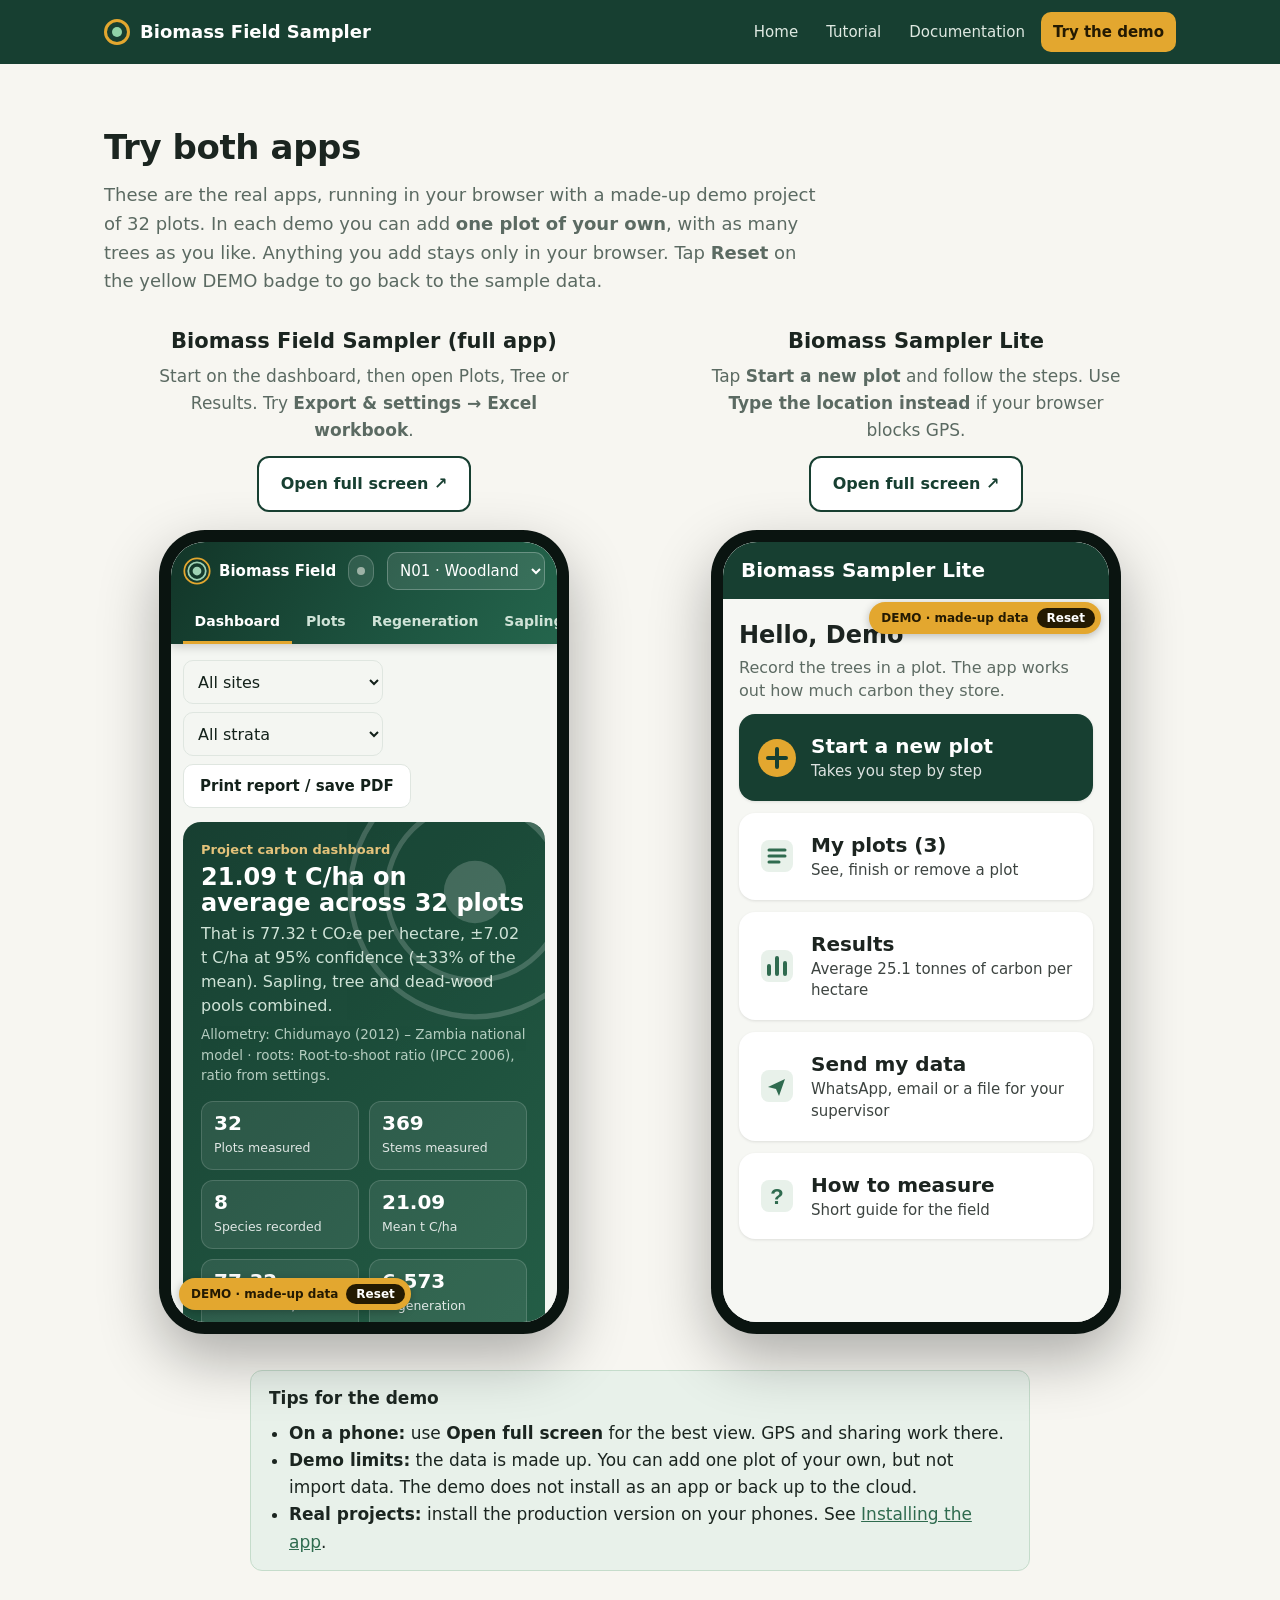
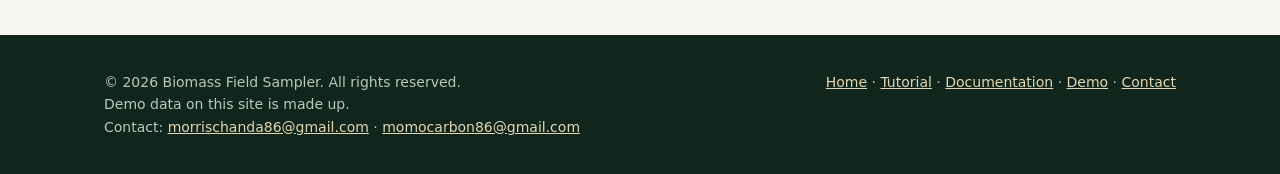
<file: demo.html>
<!doctype html><html lang="en"><head><meta charset="utf-8"><meta name="viewport" content="width=device-width,initial-scale=1">
<title>Try the demo – Biomass Field Sampler</title><meta name="description" content="Biomass Field Sampler: offline field app for tree biomass and forest carbon inventories in Africa.">
<link rel="icon" href="demo/app/icons/icon-192.png"><link rel="stylesheet" href="assets/style.css"></head><body>
<header class="top"><div class="wrap"><a class="logo" href="index.html"><i></i>Biomass Field Sampler</a>
<nav class="main"><a href="index.html" class="">Home</a><a href="tutorial.html" class="">Tutorial</a><a href="docs.html" class="">Documentation</a><a href="demo.html" class="on cta">Try the demo</a></nav></div></header>
<section><div class="wrap">
<h2>Try both apps</h2>
<p class="sub">These are the real apps, running in your browser with a made-up demo project of 32 plots. In each demo you can add <b>one plot of your own</b>, with as many trees as you like. Anything you add stays only in your browser. Tap <b>Reset</b> on the yellow DEMO badge to go back to the sample data.</p>
<div class="demos">
<div id="full"><div class="demo-h"><h3>Biomass Field Sampler (full app)</h3><p>Start on the dashboard, then open Plots, Tree or Results. Try <b>Export &amp; settings → Excel workbook</b>.</p>
<a class="btn line" href="demo/app/index.html" target="_blank" rel="noopener">Open full screen ↗</a></div>
<div class="phone"><iframe src="demo/app/index.html" title="Biomass Field Sampler demo" allow="geolocation" loading="lazy"></iframe></div></div>
<div id="lite"><div class="demo-h"><h3>Biomass Sampler Lite</h3><p>Tap <b>Start a new plot</b> and follow the steps. Use <b>Type the location instead</b> if your browser blocks GPS.</p>
<a class="btn line" href="demo/lite/index.html" target="_blank" rel="noopener">Open full screen ↗</a></div>
<div class="phone"><iframe src="demo/lite/index.html" title="Biomass Sampler Lite demo" allow="geolocation" loading="lazy"></iframe></div></div>
</div>
<div class="note green" style="margin:36px auto 0">
<b>Tips for the demo</b>
<ul style="margin:8px 0 0;padding-left:20px">
<li><b>On a phone:</b> use <b>Open full screen</b> for the best view. GPS and sharing work there.</li>
<li><b>Demo limits:</b> the data is made up. You can add one plot of your own, but not import data. The demo does not install as an app or back up to the cloud.</li>
<li><b>Real projects:</b> install the production version on your phones. See <a href="docs.html#install">Installing the app</a>.</li>
</ul></div>
</div></section><footer><div class="wrap"><div>© 2026 Biomass Field Sampler. All rights reserved.<br>Demo data on this site is made up.<br>Contact: <a href="mailto:morrischanda86@gmail.com">morrischanda86@gmail.com</a> · <a href="mailto:momocarbon86@gmail.com">momocarbon86@gmail.com</a></div>
<div><a href="index.html">Home</a> · <a href="tutorial.html">Tutorial</a> · <a href="docs.html">Documentation</a> · <a href="demo.html">Demo</a> · <a href="mailto:morrischanda86@gmail.com,momocarbon86@gmail.com">Contact</a></div></div></footer></body></html>
</file>
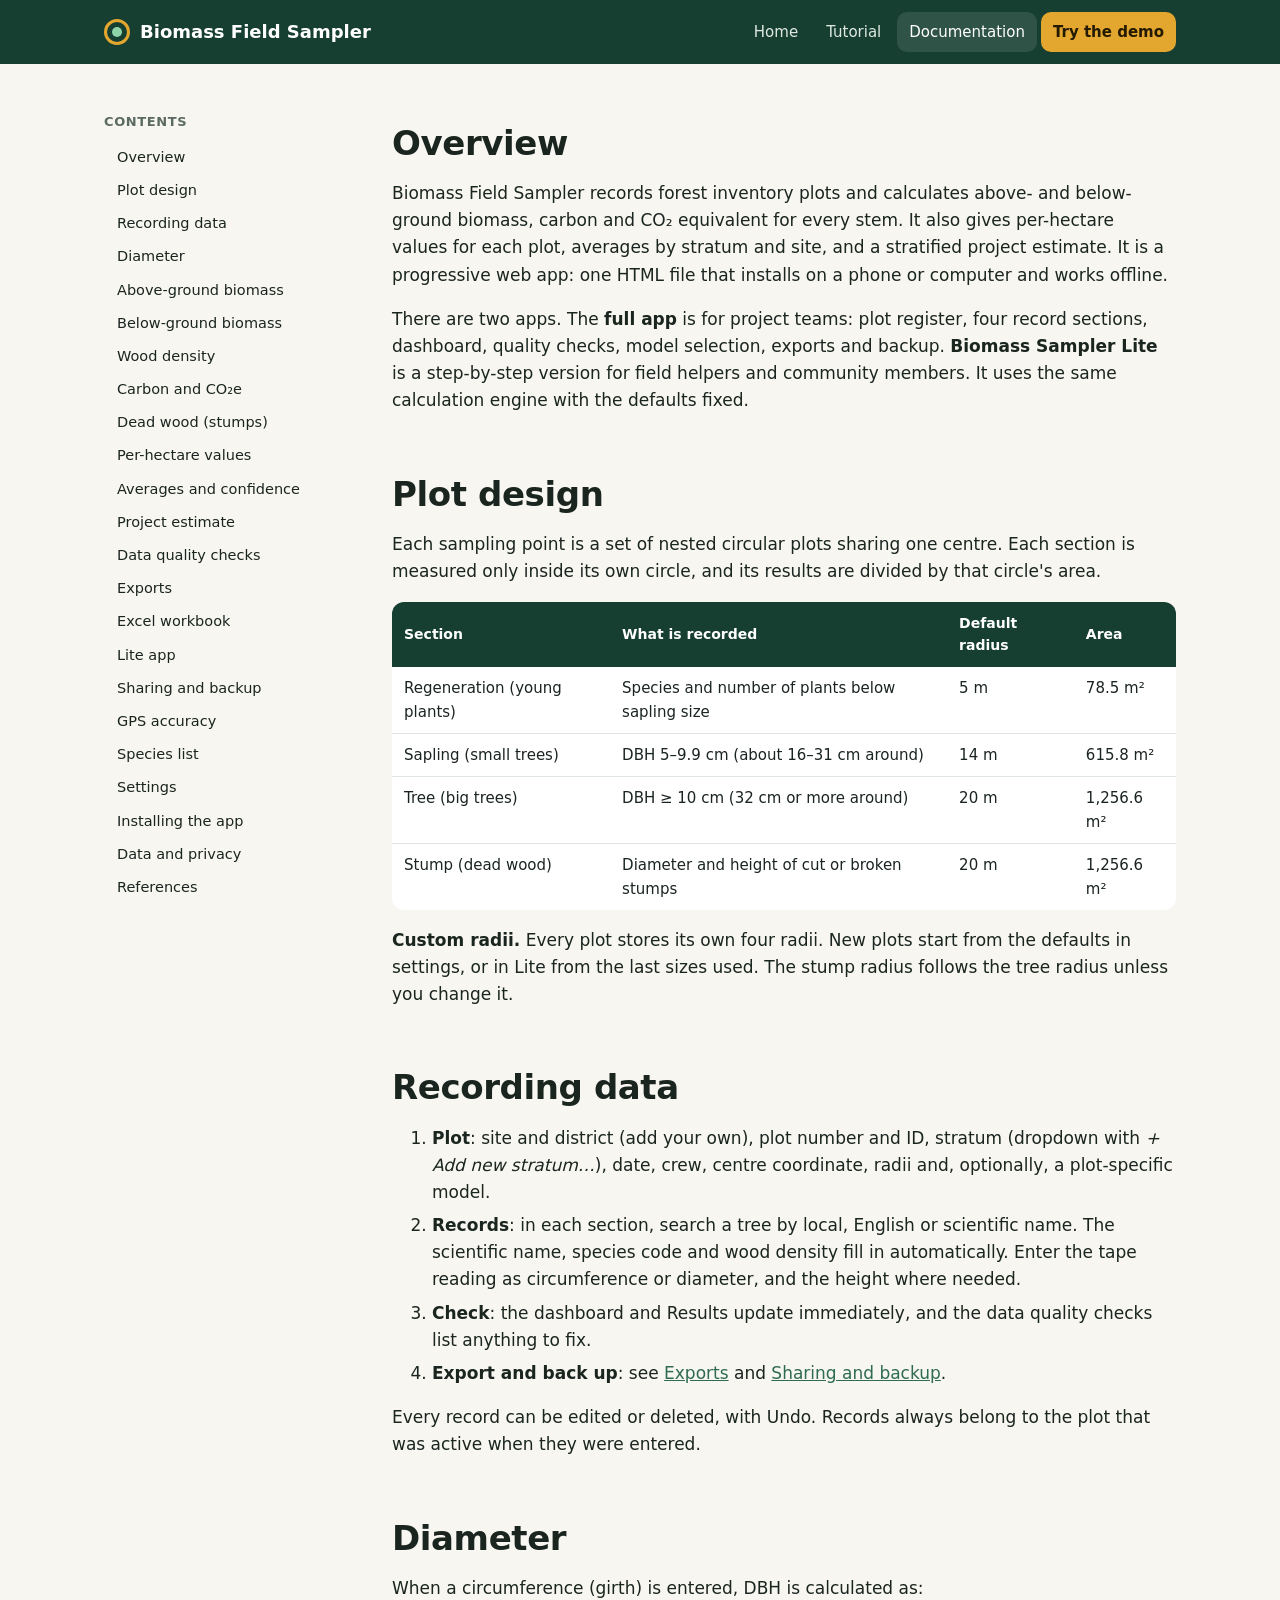
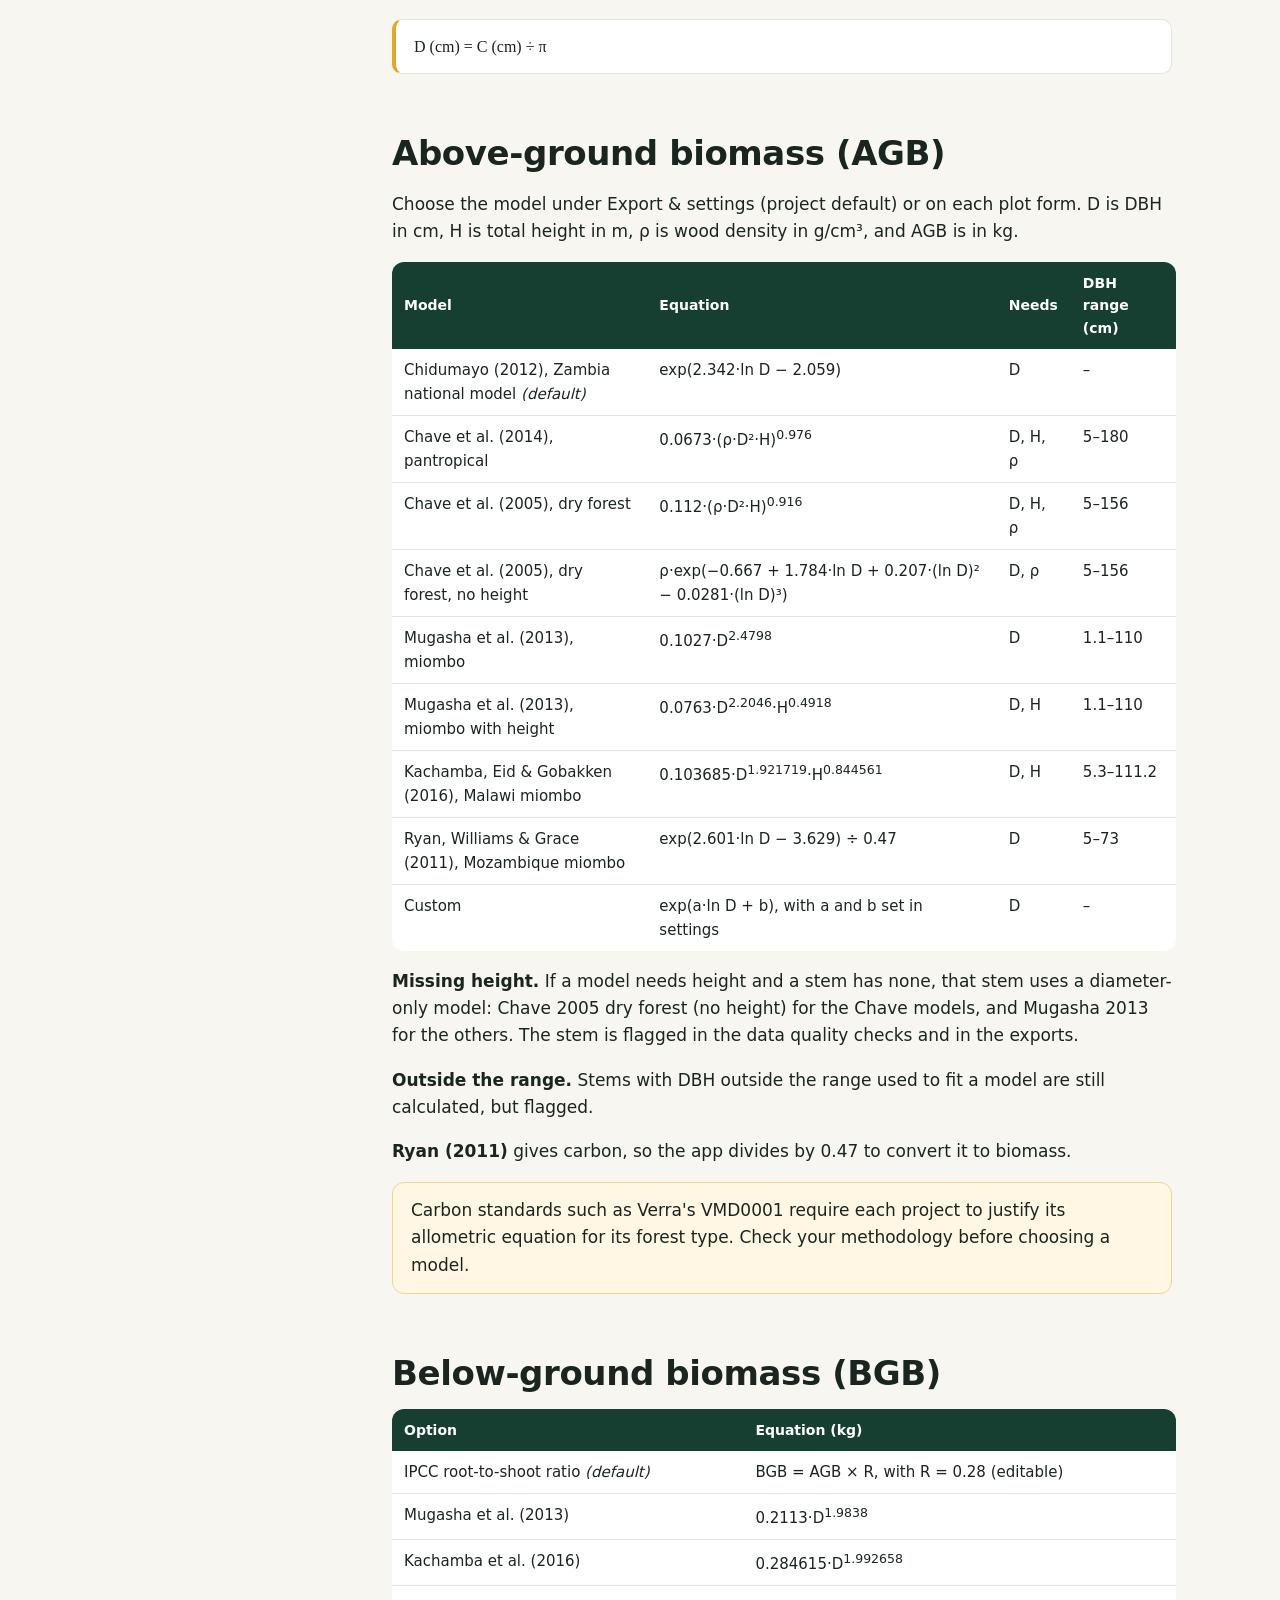
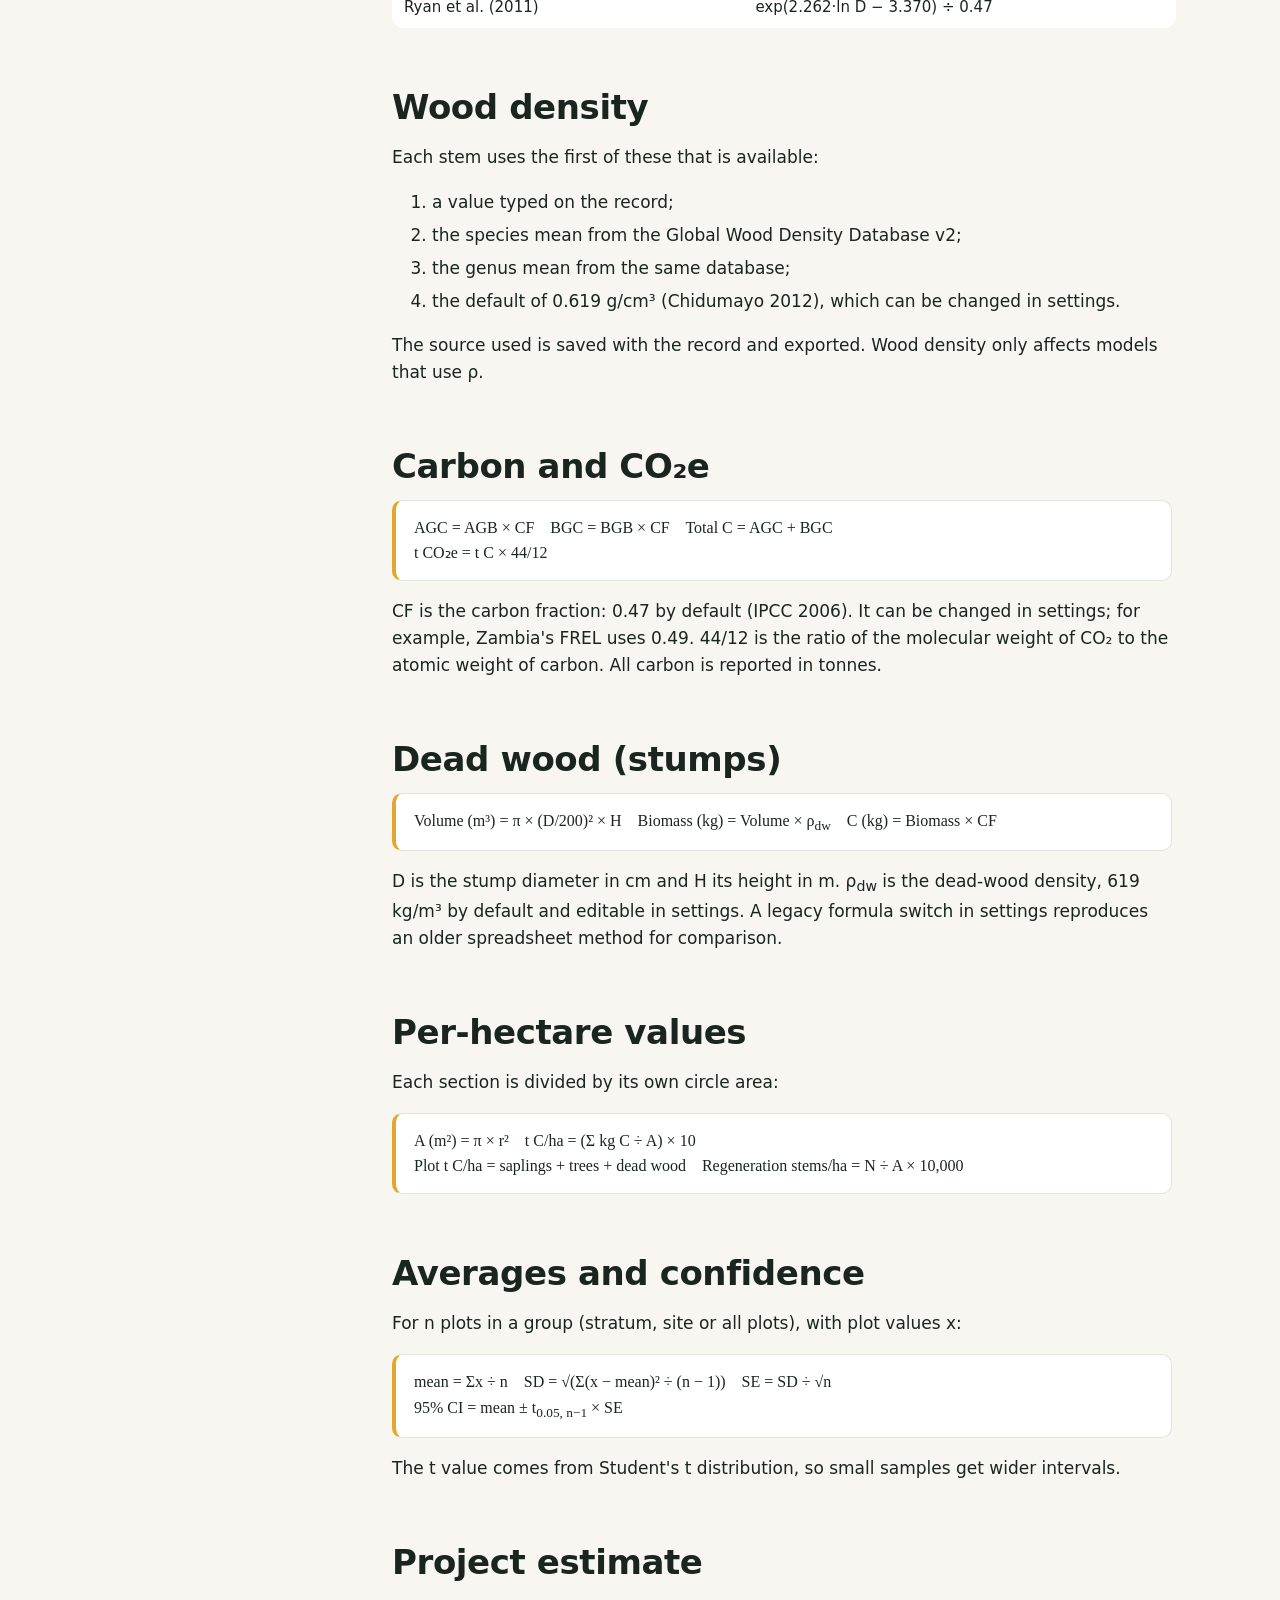
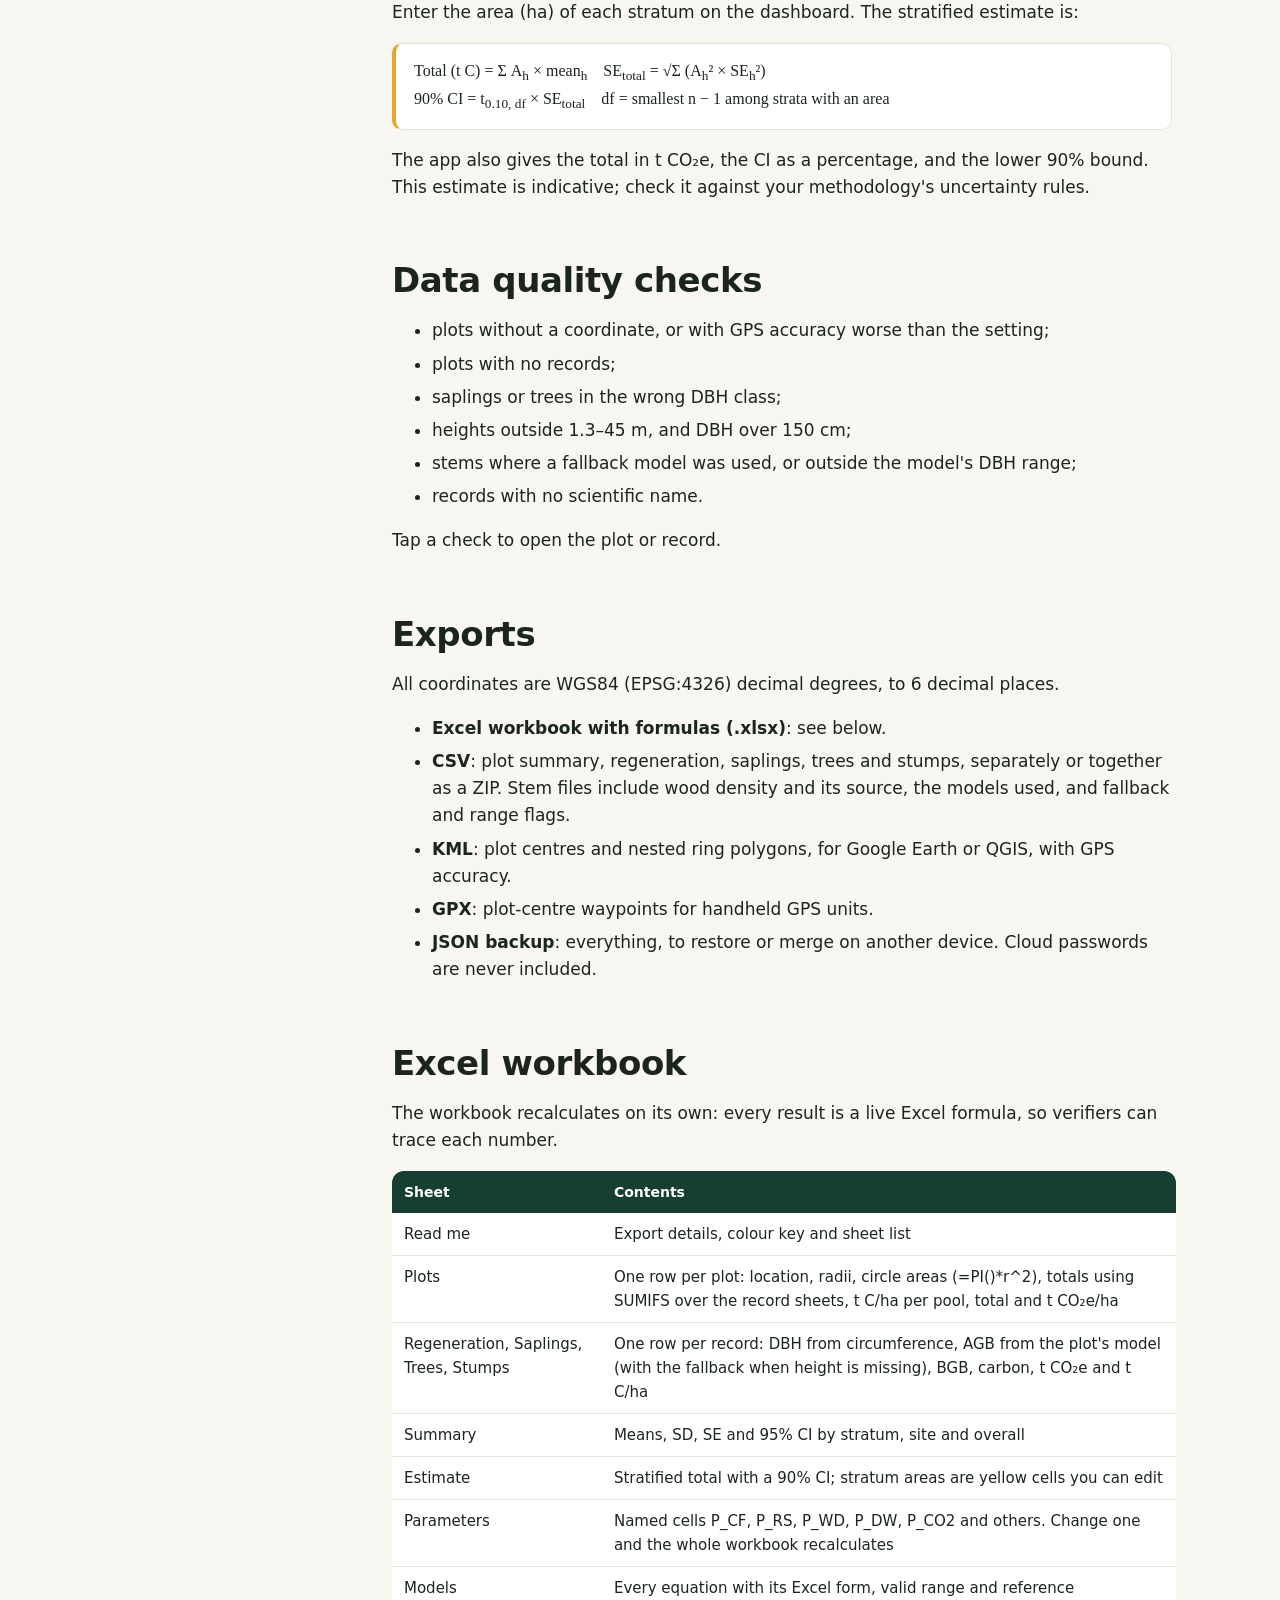
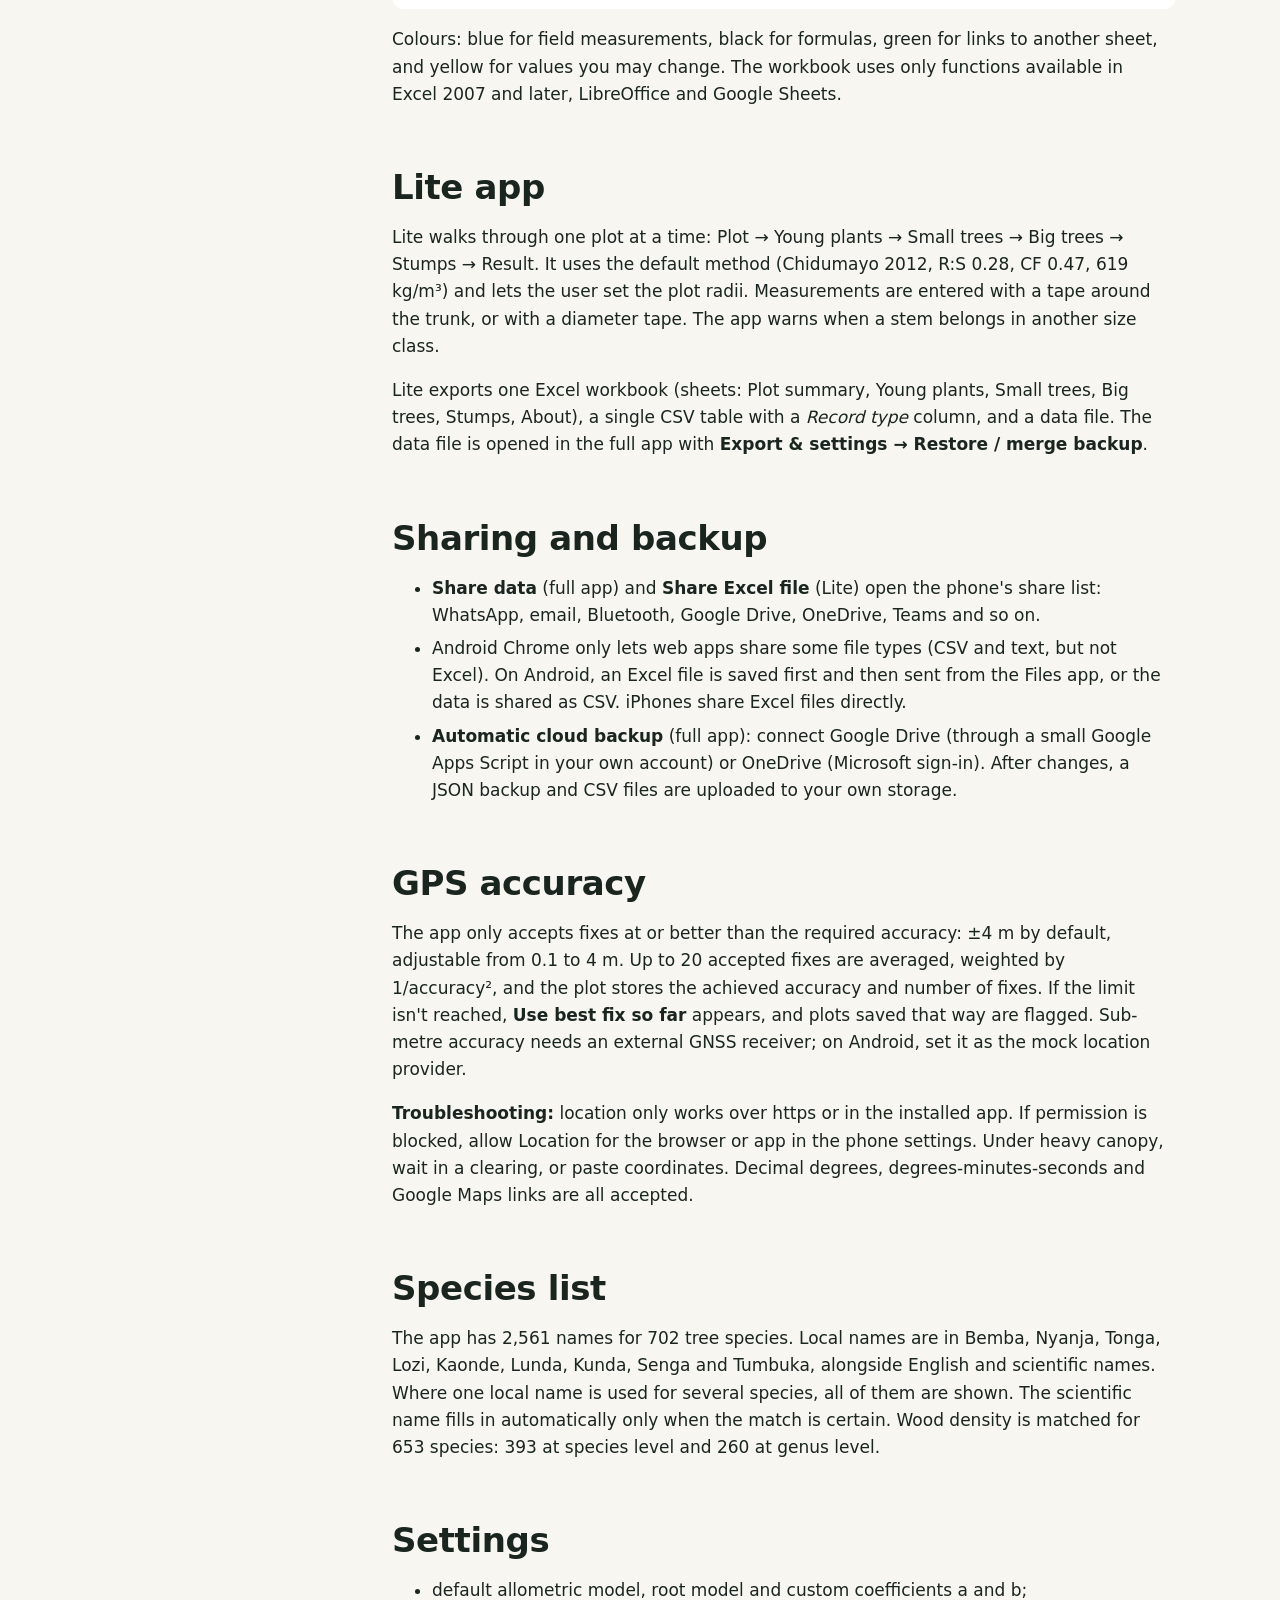
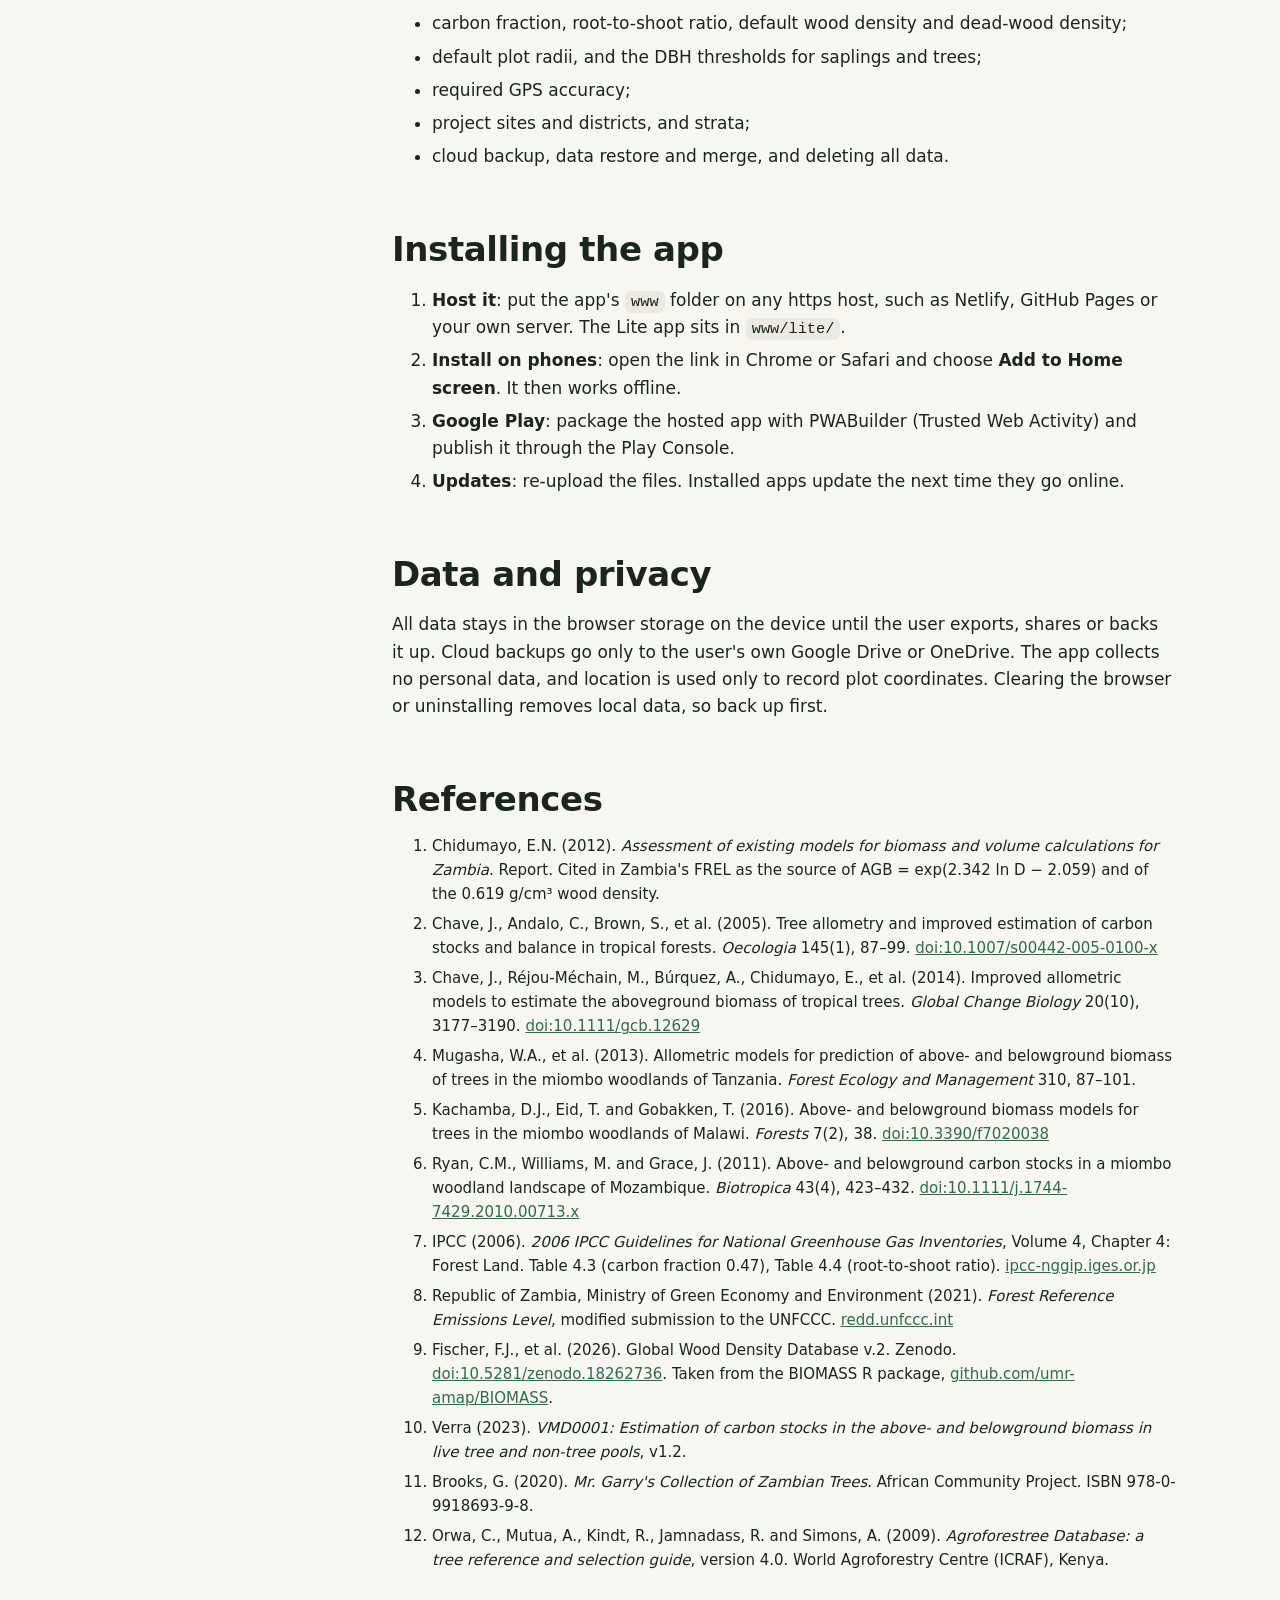
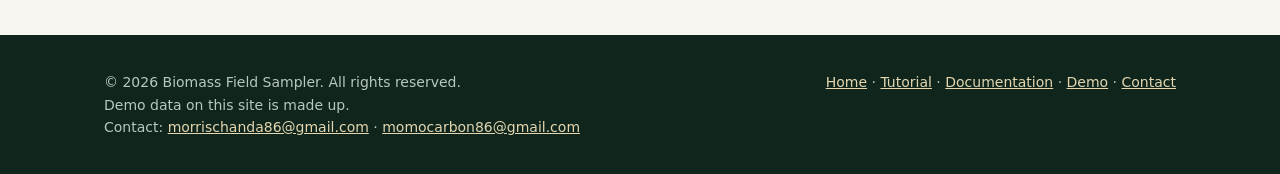
<file: docs.html>
<!doctype html><html lang="en"><head><meta charset="utf-8"><meta name="viewport" content="width=device-width,initial-scale=1">
<title>Documentation – Biomass Field Sampler</title><meta name="description" content="Biomass Field Sampler: offline field app for tree biomass and forest carbon inventories in Africa.">
<link rel="icon" href="demo/app/icons/icon-192.png"><link rel="stylesheet" href="assets/style.css"></head><body>
<header class="top"><div class="wrap"><a class="logo" href="index.html"><i></i>Biomass Field Sampler</a>
<nav class="main"><a href="index.html" class="">Home</a><a href="tutorial.html" class="">Tutorial</a><a href="docs.html" class="on">Documentation</a><a href="demo.html" class=" cta">Try the demo</a></nav></div></header><div class="wrap"><div class="doc">
<aside class="toc"><b>Contents</b><a href="#overview">Overview</a><a href="#plots">Plot design</a><a href="#workflow">Recording data</a><a href="#dbh">Diameter</a><a href="#agb">Above-ground biomass</a><a href="#bgb">Below-ground biomass</a><a href="#wd">Wood density</a><a href="#carbon">Carbon and CO₂e</a><a href="#stumps">Dead wood (stumps)</a><a href="#perha">Per-hectare values</a><a href="#stats">Averages and confidence</a><a href="#estimate">Project estimate</a><a href="#qa">Data quality checks</a><a href="#exports">Exports</a><a href="#excel">Excel workbook</a><a href="#lite">Lite app</a><a href="#backup">Sharing and backup</a><a href="#gps">GPS accuracy</a><a href="#species">Species list</a><a href="#settings">Settings</a><a href="#install">Installing the app</a><a href="#privacy">Data and privacy</a><a href="#refs">References</a></aside>
<div class="prose">
<h2 id="overview">Overview</h2>
<p>Biomass Field Sampler records forest inventory plots and calculates above- and below-ground biomass, carbon and CO₂ equivalent for every stem. It also gives per-hectare values for each plot, averages by stratum and site, and a stratified project estimate. It is a progressive web app: one HTML file that installs on a phone or computer and works offline.</p>
<p>There are two apps. The <b>full app</b> is for project teams: plot register, four record sections, dashboard, quality checks, model selection, exports and backup. <b>Biomass Sampler Lite</b> is a step-by-step version for field helpers and community members. It uses the same calculation engine with the defaults fixed.</p>

<h2 id="plots">Plot design</h2>
<p>Each sampling point is a set of nested circular plots sharing one centre. Each section is measured only inside its own circle, and its results are divided by that circle's area.</p>
<div class="tbl"><table><tr><th>Section</th><th>What is recorded</th><th>Default radius</th><th>Area</th></tr>
<tr><td>Regeneration (young plants)</td><td>Species and number of plants below sapling size</td><td>5 m</td><td>78.5 m²</td></tr>
<tr><td>Sapling (small trees)</td><td>DBH 5–9.9 cm (about 16–31 cm around)</td><td>14 m</td><td>615.8 m²</td></tr>
<tr><td>Tree (big trees)</td><td>DBH ≥ 10 cm (32 cm or more around)</td><td>20 m</td><td>1,256.6 m²</td></tr>
<tr><td>Stump (dead wood)</td><td>Diameter and height of cut or broken stumps</td><td>20 m</td><td>1,256.6 m²</td></tr></table></div>
<p><b>Custom radii.</b> Every plot stores its own four radii. New plots start from the defaults in settings, or in Lite from the last sizes used. The stump radius follows the tree radius unless you change it.</p>

<h2 id="workflow">Recording data</h2>
<ol><li><b>Plot</b>: site and district (add your own), plot number and ID, stratum (dropdown with <i>+ Add new stratum…</i>), date, crew, centre coordinate, radii and, optionally, a plot-specific model.</li>
<li><b>Records</b>: in each section, search a tree by local, English or scientific name. The scientific name, species code and wood density fill in automatically. Enter the tape reading as circumference or diameter, and the height where needed.</li>
<li><b>Check</b>: the dashboard and Results update immediately, and the data quality checks list anything to fix.</li>
<li><b>Export and back up</b>: see <a href="#exports">Exports</a> and <a href="#backup">Sharing and backup</a>.</li></ol>
<p>Every record can be edited or deleted, with Undo. Records always belong to the plot that was active when they were entered.</p>

<h2 id="dbh">Diameter</h2>
<p>When a circumference (girth) is entered, DBH is calculated as:</p>
<div class="eq">D (cm) = C (cm) ÷ π</div>

<h2 id="agb">Above-ground biomass (AGB)</h2>
<p>Choose the model under Export &amp; settings (project default) or on each plot form. D is DBH in cm, H is total height in m, ρ is wood density in g/cm³, and AGB is in kg.</p>
<div class="tbl"><table><tr><th>Model</th><th>Equation</th><th>Needs</th><th>DBH range (cm)</th></tr>
<tr><td>Chidumayo (2012), Zambia national model <i>(default)</i></td><td>exp(2.342·ln D − 2.059)</td><td>D</td><td>–</td></tr>
<tr><td>Chave et al. (2014), pantropical</td><td>0.0673·(ρ·D²·H)<sup>0.976</sup></td><td>D, H, ρ</td><td>5–180</td></tr>
<tr><td>Chave et al. (2005), dry forest</td><td>0.112·(ρ·D²·H)<sup>0.916</sup></td><td>D, H, ρ</td><td>5–156</td></tr>
<tr><td>Chave et al. (2005), dry forest, no height</td><td>ρ·exp(−0.667 + 1.784·ln D + 0.207·(ln D)² − 0.0281·(ln D)³)</td><td>D, ρ</td><td>5–156</td></tr>
<tr><td>Mugasha et al. (2013), miombo</td><td>0.1027·D<sup>2.4798</sup></td><td>D</td><td>1.1–110</td></tr>
<tr><td>Mugasha et al. (2013), miombo with height</td><td>0.0763·D<sup>2.2046</sup>·H<sup>0.4918</sup></td><td>D, H</td><td>1.1–110</td></tr>
<tr><td>Kachamba, Eid &amp; Gobakken (2016), Malawi miombo</td><td>0.103685·D<sup>1.921719</sup>·H<sup>0.844561</sup></td><td>D, H</td><td>5.3–111.2</td></tr>
<tr><td>Ryan, Williams &amp; Grace (2011), Mozambique miombo</td><td>exp(2.601·ln D − 3.629) ÷ 0.47</td><td>D</td><td>5–73</td></tr>
<tr><td>Custom</td><td>exp(a·ln D + b), with a and b set in settings</td><td>D</td><td>–</td></tr></table></div>
<p><b>Missing height.</b> If a model needs height and a stem has none, that stem uses a diameter-only model: Chave 2005 dry forest (no height) for the Chave models, and Mugasha 2013 for the others. The stem is flagged in the data quality checks and in the exports.</p>
<p><b>Outside the range.</b> Stems with DBH outside the range used to fit a model are still calculated, but flagged.</p>
<p><b>Ryan (2011)</b> gives carbon, so the app divides by 0.47 to convert it to biomass.</p>
<div class="note">Carbon standards such as Verra's VMD0001 require each project to justify its allometric equation for its forest type. Check your methodology before choosing a model.</div>

<h2 id="bgb">Below-ground biomass (BGB)</h2>
<div class="tbl"><table><tr><th>Option</th><th>Equation (kg)</th></tr>
<tr><td>IPCC root-to-shoot ratio <i>(default)</i></td><td>BGB = AGB × R, with R = 0.28 (editable)</td></tr>
<tr><td>Mugasha et al. (2013)</td><td>0.2113·D<sup>1.9838</sup></td></tr>
<tr><td>Kachamba et al. (2016)</td><td>0.284615·D<sup>1.992658</sup></td></tr>
<tr><td>Ryan et al. (2011)</td><td>exp(2.262·ln D − 3.370) ÷ 0.47</td></tr></table></div>

<h2 id="wd">Wood density</h2>
<p>Each stem uses the first of these that is available:</p>
<ol><li>a value typed on the record;</li>
<li>the species mean from the Global Wood Density Database v2;</li>
<li>the genus mean from the same database;</li>
<li>the default of 0.619 g/cm³ (Chidumayo 2012), which can be changed in settings.</li></ol>
<p>The source used is saved with the record and exported. Wood density only affects models that use ρ.</p>

<h2 id="carbon">Carbon and CO₂e</h2>
<div class="eq">AGC = AGB × CF &nbsp;&nbsp; BGC = BGB × CF &nbsp;&nbsp; Total C = AGC + BGC<br>t CO₂e = t C × 44/12</div>
<p>CF is the carbon fraction: 0.47 by default (IPCC 2006). It can be changed in settings; for example, Zambia's FREL uses 0.49. 44/12 is the ratio of the molecular weight of CO₂ to the atomic weight of carbon. All carbon is reported in tonnes.</p>

<h2 id="stumps">Dead wood (stumps)</h2>
<div class="eq">Volume (m³) = π × (D/200)² × H &nbsp;&nbsp; Biomass (kg) = Volume × ρ<sub>dw</sub> &nbsp;&nbsp; C (kg) = Biomass × CF</div>
<p>D is the stump diameter in cm and H its height in m. ρ<sub>dw</sub> is the dead-wood density, 619 kg/m³ by default and editable in settings. A legacy formula switch in settings reproduces an older spreadsheet method for comparison.</p>

<h2 id="perha">Per-hectare values</h2>
<p>Each section is divided by its own circle area:</p>
<div class="eq">A (m²) = π × r² &nbsp;&nbsp; t C/ha = (Σ kg C ÷ A) × 10<br>Plot t C/ha = saplings + trees + dead wood &nbsp;&nbsp; Regeneration stems/ha = N ÷ A × 10,000</div>

<h2 id="stats">Averages and confidence</h2>
<p>For n plots in a group (stratum, site or all plots), with plot values x:</p>
<div class="eq">mean = Σx ÷ n &nbsp;&nbsp; SD = √(Σ(x − mean)² ÷ (n − 1)) &nbsp;&nbsp; SE = SD ÷ √n<br>95% CI = mean ± t<sub>0.05, n−1</sub> × SE</div>
<p>The t value comes from Student's t distribution, so small samples get wider intervals.</p>

<h2 id="estimate">Project estimate</h2>
<p>Enter the area (ha) of each stratum on the dashboard. The stratified estimate is:</p>
<div class="eq">Total (t C) = Σ A<sub>h</sub> × mean<sub>h</sub> &nbsp;&nbsp; SE<sub>total</sub> = √Σ (A<sub>h</sub>² × SE<sub>h</sub>²)<br>90% CI = t<sub>0.10, df</sub> × SE<sub>total</sub> &nbsp;&nbsp; df = smallest n − 1 among strata with an area</div>
<p>The app also gives the total in t CO₂e, the CI as a percentage, and the lower 90% bound. This estimate is indicative; check it against your methodology's uncertainty rules.</p>

<h2 id="qa">Data quality checks</h2>
<ul><li>plots without a coordinate, or with GPS accuracy worse than the setting;</li>
<li>plots with no records;</li>
<li>saplings or trees in the wrong DBH class;</li>
<li>heights outside 1.3–45 m, and DBH over 150 cm;</li>
<li>stems where a fallback model was used, or outside the model's DBH range;</li>
<li>records with no scientific name.</li></ul>
<p>Tap a check to open the plot or record.</p>

<h2 id="exports">Exports</h2>
<p>All coordinates are WGS84 (EPSG:4326) decimal degrees, to 6 decimal places.</p>
<ul><li><b>Excel workbook with formulas (.xlsx)</b>: see below.</li>
<li><b>CSV</b>: plot summary, regeneration, saplings, trees and stumps, separately or together as a ZIP. Stem files include wood density and its source, the models used, and fallback and range flags.</li>
<li><b>KML</b>: plot centres and nested ring polygons, for Google Earth or QGIS, with GPS accuracy.</li>
<li><b>GPX</b>: plot-centre waypoints for handheld GPS units.</li>
<li><b>JSON backup</b>: everything, to restore or merge on another device. Cloud passwords are never included.</li></ul>

<h2 id="excel">Excel workbook</h2>
<p>The workbook recalculates on its own: every result is a live Excel formula, so verifiers can trace each number.</p>
<div class="tbl"><table><tr><th>Sheet</th><th>Contents</th></tr>
<tr><td>Read me</td><td>Export details, colour key and sheet list</td></tr>
<tr><td>Plots</td><td>One row per plot: location, radii, circle areas (=PI()*r^2), totals using SUMIFS over the record sheets, t C/ha per pool, total and t CO₂e/ha</td></tr>
<tr><td>Regeneration, Saplings, Trees, Stumps</td><td>One row per record: DBH from circumference, AGB from the plot's model (with the fallback when height is missing), BGB, carbon, t CO₂e and t C/ha</td></tr>
<tr><td>Summary</td><td>Means, SD, SE and 95% CI by stratum, site and overall</td></tr>
<tr><td>Estimate</td><td>Stratified total with a 90% CI; stratum areas are yellow cells you can edit</td></tr>
<tr><td>Parameters</td><td>Named cells P_CF, P_RS, P_WD, P_DW, P_CO2 and others. Change one and the whole workbook recalculates</td></tr>
<tr><td>Models</td><td>Every equation with its Excel form, valid range and reference</td></tr></table></div>
<p>Colours: blue for field measurements, black for formulas, green for links to another sheet, and yellow for values you may change. The workbook uses only functions available in Excel 2007 and later, LibreOffice and Google Sheets.</p>

<h2 id="lite">Lite app</h2>
<p>Lite walks through one plot at a time: Plot → Young plants → Small trees → Big trees → Stumps → Result. It uses the default method (Chidumayo 2012, R:S 0.28, CF 0.47, 619 kg/m³) and lets the user set the plot radii. Measurements are entered with a tape around the trunk, or with a diameter tape. The app warns when a stem belongs in another size class.</p>
<p>Lite exports one Excel workbook (sheets: Plot summary, Young plants, Small trees, Big trees, Stumps, About), a single CSV table with a <i>Record type</i> column, and a data file. The data file is opened in the full app with <b>Export &amp; settings → Restore / merge backup</b>.</p>

<h2 id="backup">Sharing and backup</h2>
<ul><li><b>Share data</b> (full app) and <b>Share Excel file</b> (Lite) open the phone's share list: WhatsApp, email, Bluetooth, Google Drive, OneDrive, Teams and so on.</li>
<li>Android Chrome only lets web apps share some file types (CSV and text, but not Excel). On Android, an Excel file is saved first and then sent from the Files app, or the data is shared as CSV. iPhones share Excel files directly.</li>
<li><b>Automatic cloud backup</b> (full app): connect Google Drive (through a small Google Apps Script in your own account) or OneDrive (Microsoft sign-in). After changes, a JSON backup and CSV files are uploaded to your own storage.</li></ul>

<h2 id="gps">GPS accuracy</h2>
<p>The app only accepts fixes at or better than the required accuracy: ±4 m by default, adjustable from 0.1 to 4 m. Up to 20 accepted fixes are averaged, weighted by 1/accuracy², and the plot stores the achieved accuracy and number of fixes. If the limit isn't reached, <b>Use best fix so far</b> appears, and plots saved that way are flagged. Sub-metre accuracy needs an external GNSS receiver; on Android, set it as the mock location provider.</p>
<p><b>Troubleshooting:</b> location only works over https or in the installed app. If permission is blocked, allow Location for the browser or app in the phone settings. Under heavy canopy, wait in a clearing, or paste coordinates. Decimal degrees, degrees-minutes-seconds and Google Maps links are all accepted.</p>

<h2 id="species">Species list</h2>
<p>The app has 2,561 names for 702 tree species. Local names are in Bemba, Nyanja, Tonga, Lozi, Kaonde, Lunda, Kunda, Senga and Tumbuka, alongside English and scientific names. Where one local name is used for several species, all of them are shown. The scientific name fills in automatically only when the match is certain. Wood density is matched for 653 species: 393 at species level and 260 at genus level.</p>

<h2 id="settings">Settings</h2>
<ul><li>default allometric model, root model and custom coefficients a and b;</li>
<li>carbon fraction, root-to-shoot ratio, default wood density and dead-wood density;</li>
<li>default plot radii, and the DBH thresholds for saplings and trees;</li>
<li>required GPS accuracy;</li>
<li>project sites and districts, and strata;</li>
<li>cloud backup, data restore and merge, and deleting all data.</li></ul>

<h2 id="install">Installing the app</h2>
<ol><li><b>Host it</b>: put the app's <code>www</code> folder on any https host, such as Netlify, GitHub Pages or your own server. The Lite app sits in <code>www/lite/</code>.</li>
<li><b>Install on phones</b>: open the link in Chrome or Safari and choose <b>Add to Home screen</b>. It then works offline.</li>
<li><b>Google Play</b>: package the hosted app with PWABuilder (Trusted Web Activity) and publish it through the Play Console.</li>
<li><b>Updates</b>: re-upload the files. Installed apps update the next time they go online.</li></ol>

<h2 id="privacy">Data and privacy</h2>
<p>All data stays in the browser storage on the device until the user exports, shares or backs it up. Cloud backups go only to the user's own Google Drive or OneDrive. The app collects no personal data, and location is used only to record plot coordinates. Clearing the browser or uninstalling removes local data, so back up first.</p>

<h2 id="refs">References</h2>
<ol style="font-size:15px">
<li>Chidumayo, E.N. (2012). <i>Assessment of existing models for biomass and volume calculations for Zambia</i>. Report. Cited in Zambia's FREL as the source of AGB = exp(2.342 ln D − 2.059) and of the 0.619 g/cm³ wood density.</li>
<li>Chave, J., Andalo, C., Brown, S., et al. (2005). Tree allometry and improved estimation of carbon stocks and balance in tropical forests. <i>Oecologia</i> 145(1), 87–99. <a href="https://doi.org/10.1007/s00442-005-0100-x">doi:10.1007/s00442-005-0100-x</a></li>
<li>Chave, J., Réjou-Méchain, M., Búrquez, A., Chidumayo, E., et al. (2014). Improved allometric models to estimate the aboveground biomass of tropical trees. <i>Global Change Biology</i> 20(10), 3177–3190. <a href="https://doi.org/10.1111/gcb.12629">doi:10.1111/gcb.12629</a></li>
<li>Mugasha, W.A., et al. (2013). Allometric models for prediction of above- and belowground biomass of trees in the miombo woodlands of Tanzania. <i>Forest Ecology and Management</i> 310, 87–101.</li>
<li>Kachamba, D.J., Eid, T. and Gobakken, T. (2016). Above- and belowground biomass models for trees in the miombo woodlands of Malawi. <i>Forests</i> 7(2), 38. <a href="https://doi.org/10.3390/f7020038">doi:10.3390/f7020038</a></li>
<li>Ryan, C.M., Williams, M. and Grace, J. (2011). Above- and belowground carbon stocks in a miombo woodland landscape of Mozambique. <i>Biotropica</i> 43(4), 423–432. <a href="https://doi.org/10.1111/j.1744-7429.2010.00713.x">doi:10.1111/j.1744-7429.2010.00713.x</a></li>
<li>IPCC (2006). <i>2006 IPCC Guidelines for National Greenhouse Gas Inventories</i>, Volume 4, Chapter 4: Forest Land. Table 4.3 (carbon fraction 0.47), Table 4.4 (root-to-shoot ratio). <a href="https://www.ipcc-nggip.iges.or.jp/public/2006gl/vol4.html">ipcc-nggip.iges.or.jp</a></li>
<li>Republic of Zambia, Ministry of Green Economy and Environment (2021). <i>Forest Reference Emissions Level</i>, modified submission to the UNFCCC. <a href="https://redd.unfccc.int/files/zambia_frel_modified_2021.pdf">redd.unfccc.int</a></li>
<li>Fischer, F.J., et al. (2026). Global Wood Density Database v.2. Zenodo. <a href="https://doi.org/10.5281/zenodo.18262736">doi:10.5281/zenodo.18262736</a>. Taken from the BIOMASS R package, <a href="https://github.com/umr-amap/BIOMASS">github.com/umr-amap/BIOMASS</a>.</li>
<li>Verra (2023). <i>VMD0001: Estimation of carbon stocks in the above- and belowground biomass in live tree and non-tree pools</i>, v1.2.</li>
<li>Brooks, G. (2020). <i>Mr. Garry's Collection of Zambian Trees</i>. African Community Project. ISBN 978-0-9918693-9-8.</li>
<li>Orwa, C., Mutua, A., Kindt, R., Jamnadass, R. and Simons, A. (2009). <i>Agroforestree Database: a tree reference and selection guide</i>, version 4.0. World Agroforestry Centre (ICRAF), Kenya.</li>
</ol>
</div></div></div><footer><div class="wrap"><div>© 2026 Biomass Field Sampler. All rights reserved.<br>Demo data on this site is made up.<br>Contact: <a href="mailto:morrischanda86@gmail.com">morrischanda86@gmail.com</a> · <a href="mailto:momocarbon86@gmail.com">momocarbon86@gmail.com</a></div>
<div><a href="index.html">Home</a> · <a href="tutorial.html">Tutorial</a> · <a href="docs.html">Documentation</a> · <a href="demo.html">Demo</a> · <a href="mailto:morrischanda86@gmail.com,momocarbon86@gmail.com">Contact</a></div></div></footer></body></html>
</file>
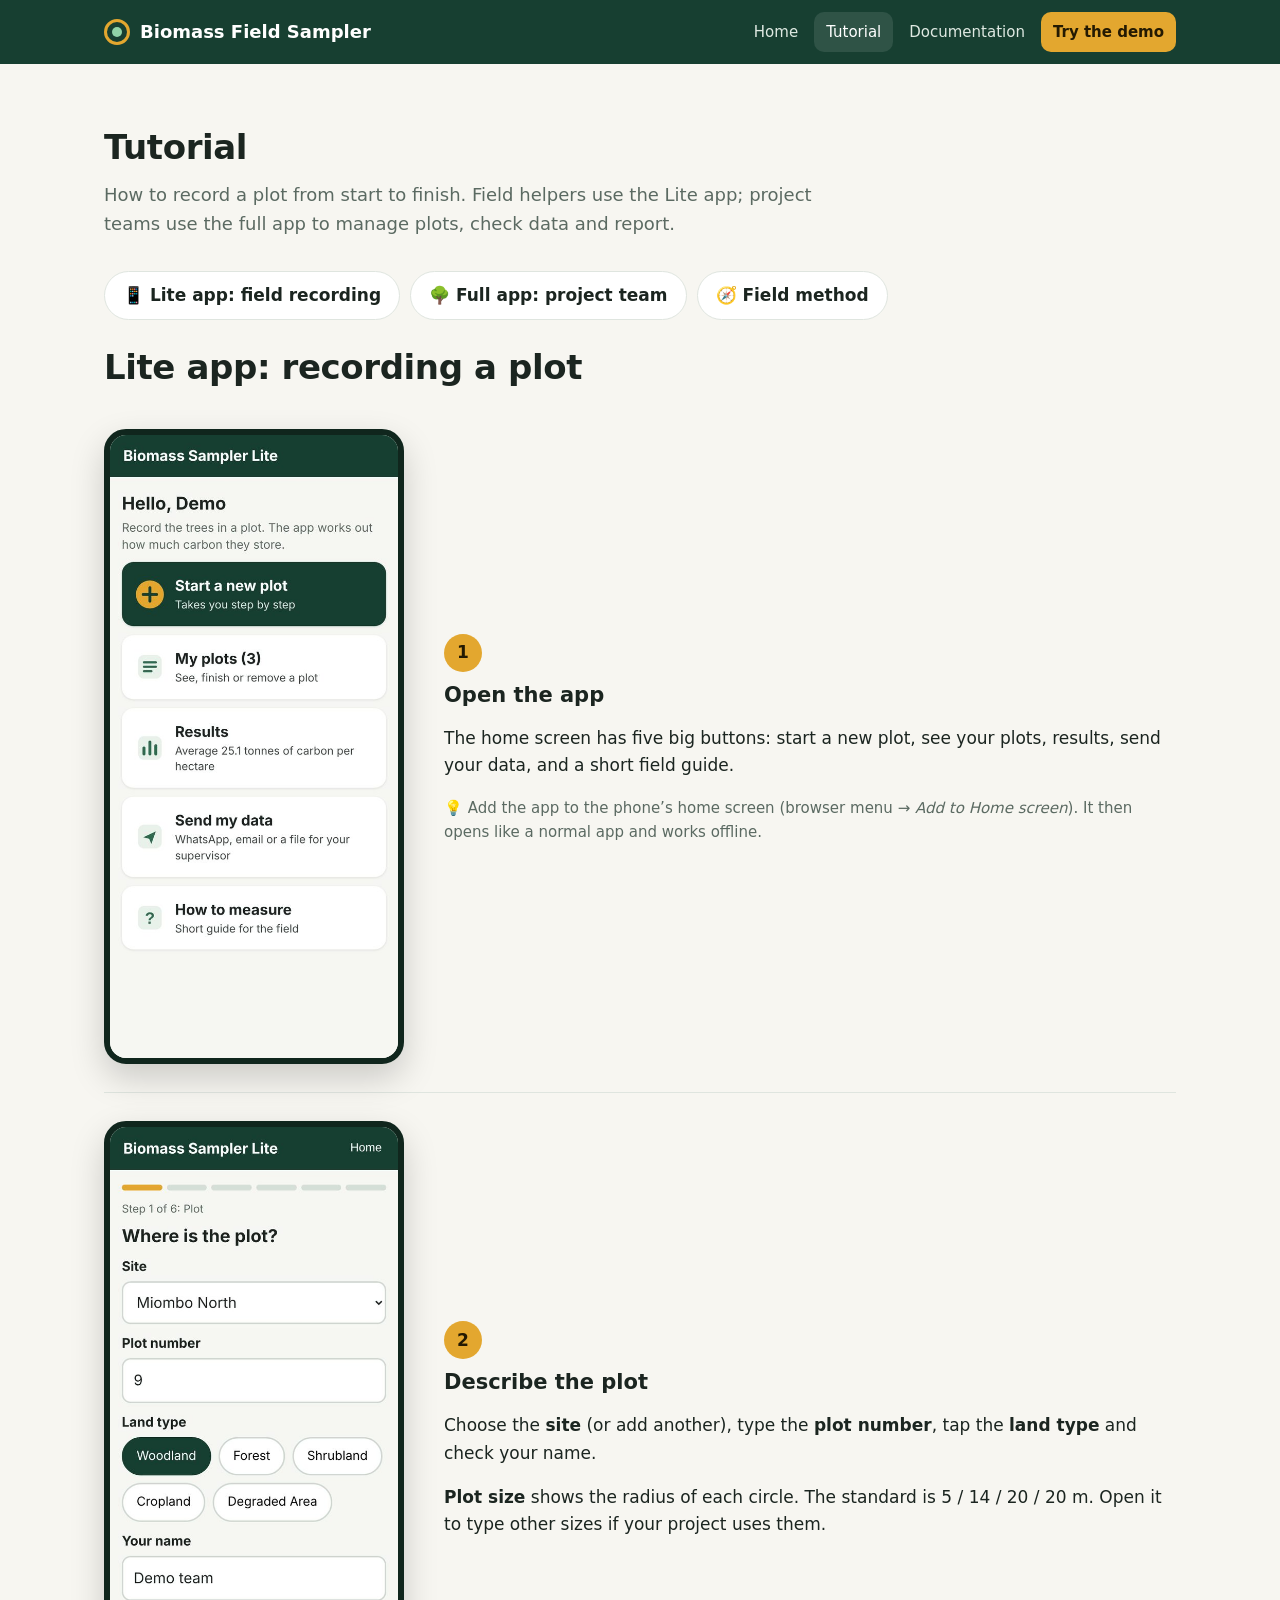
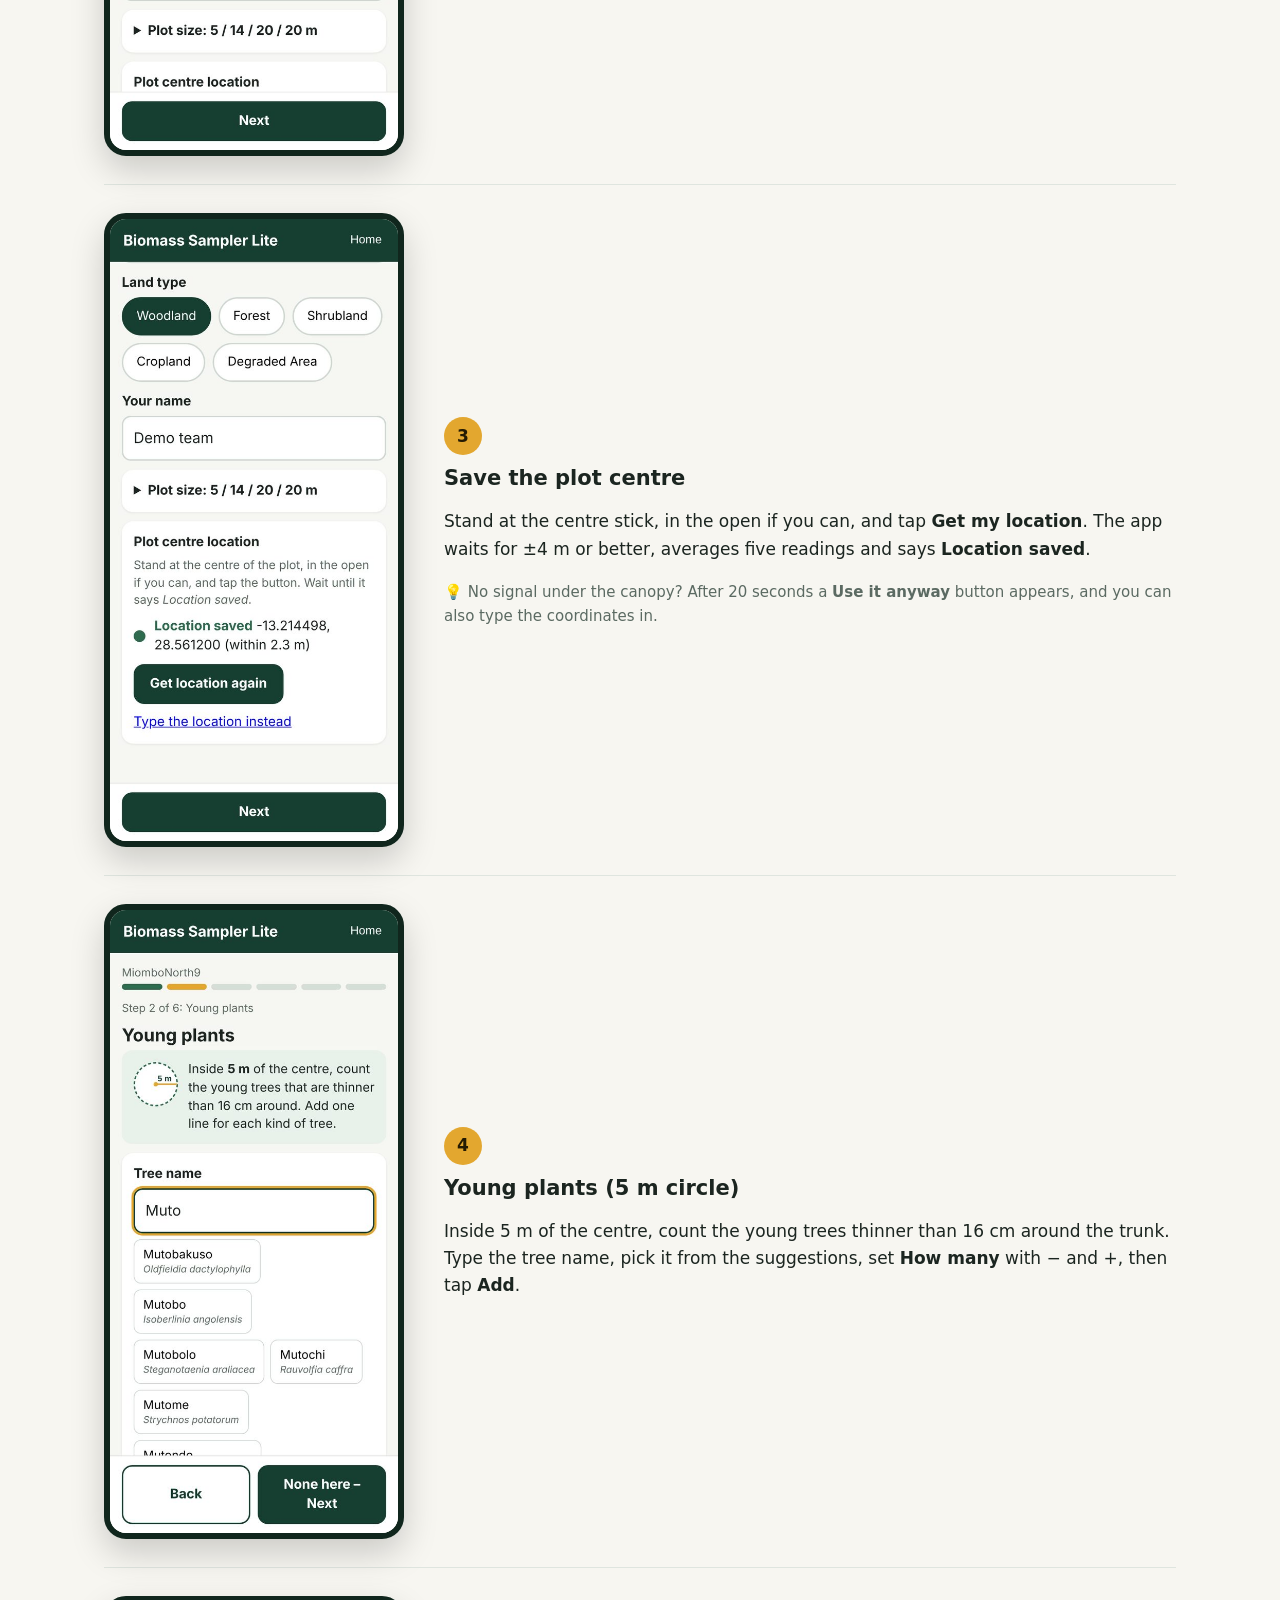
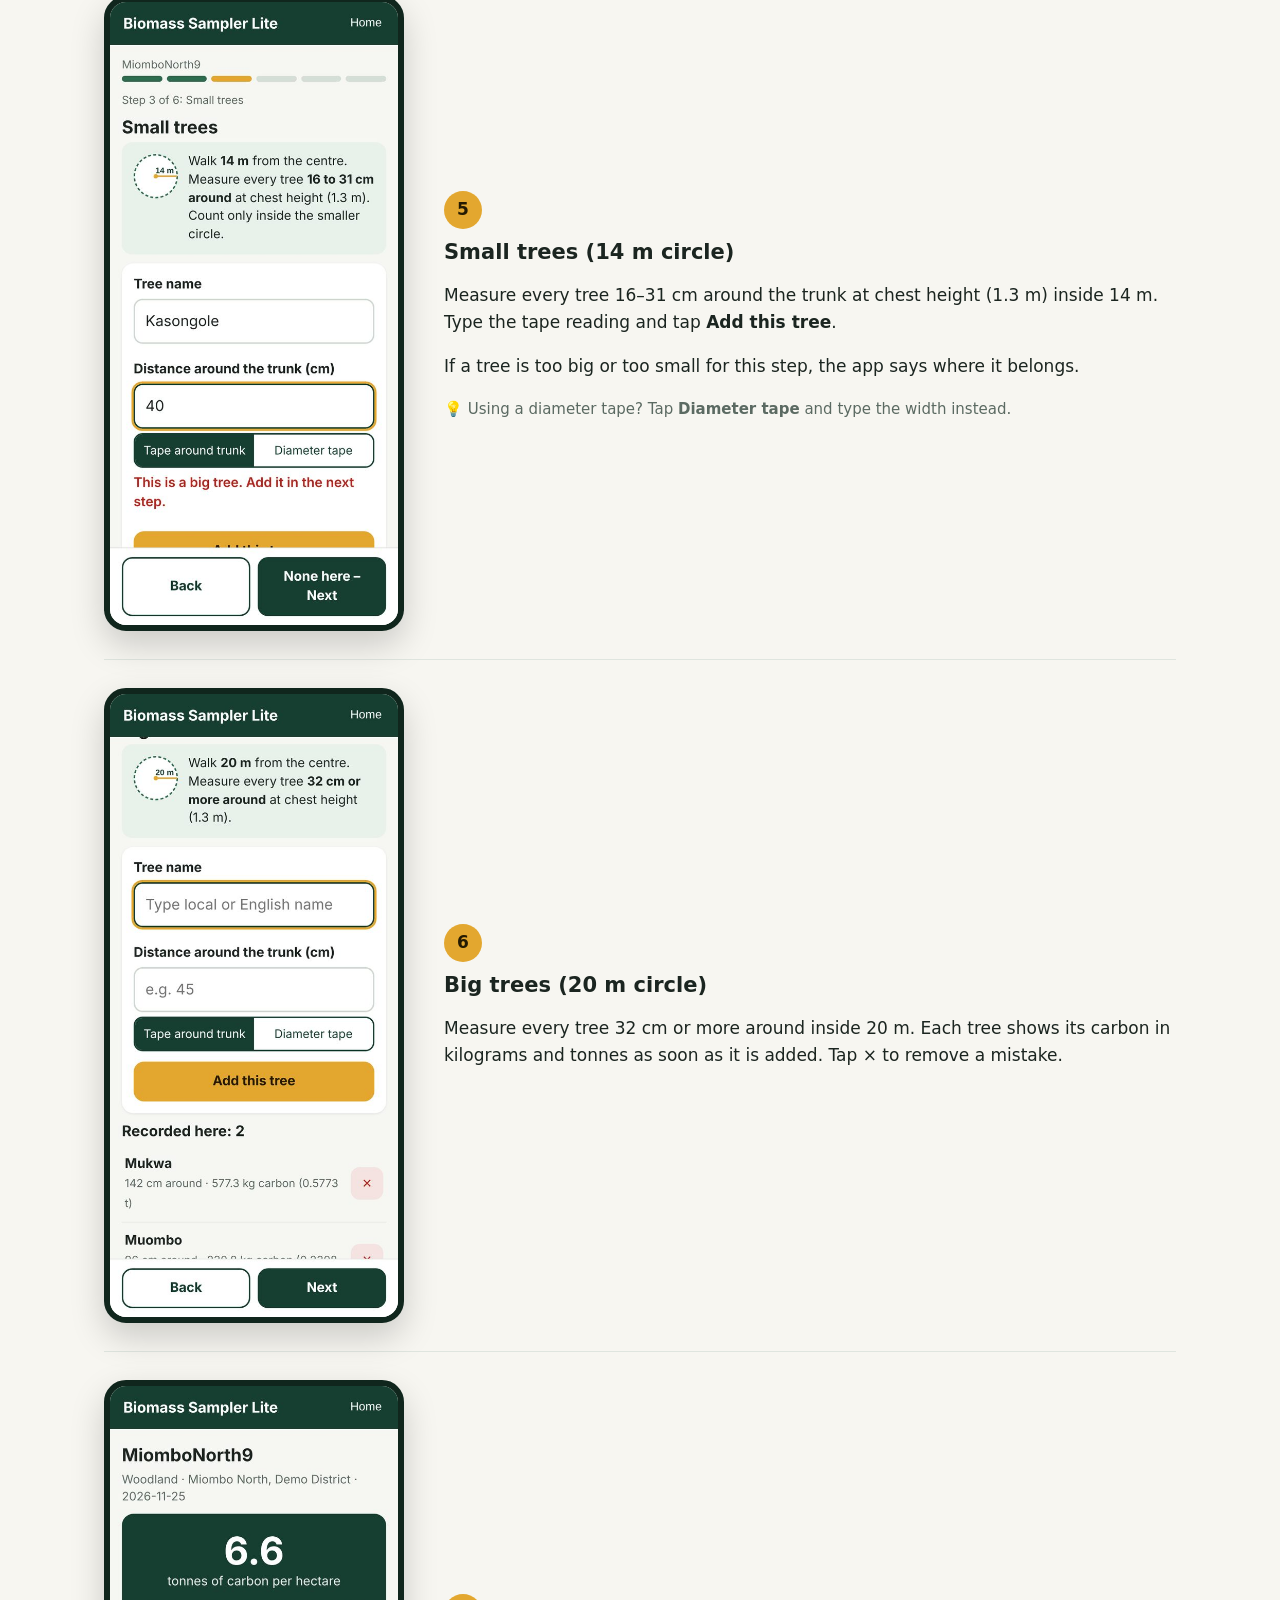
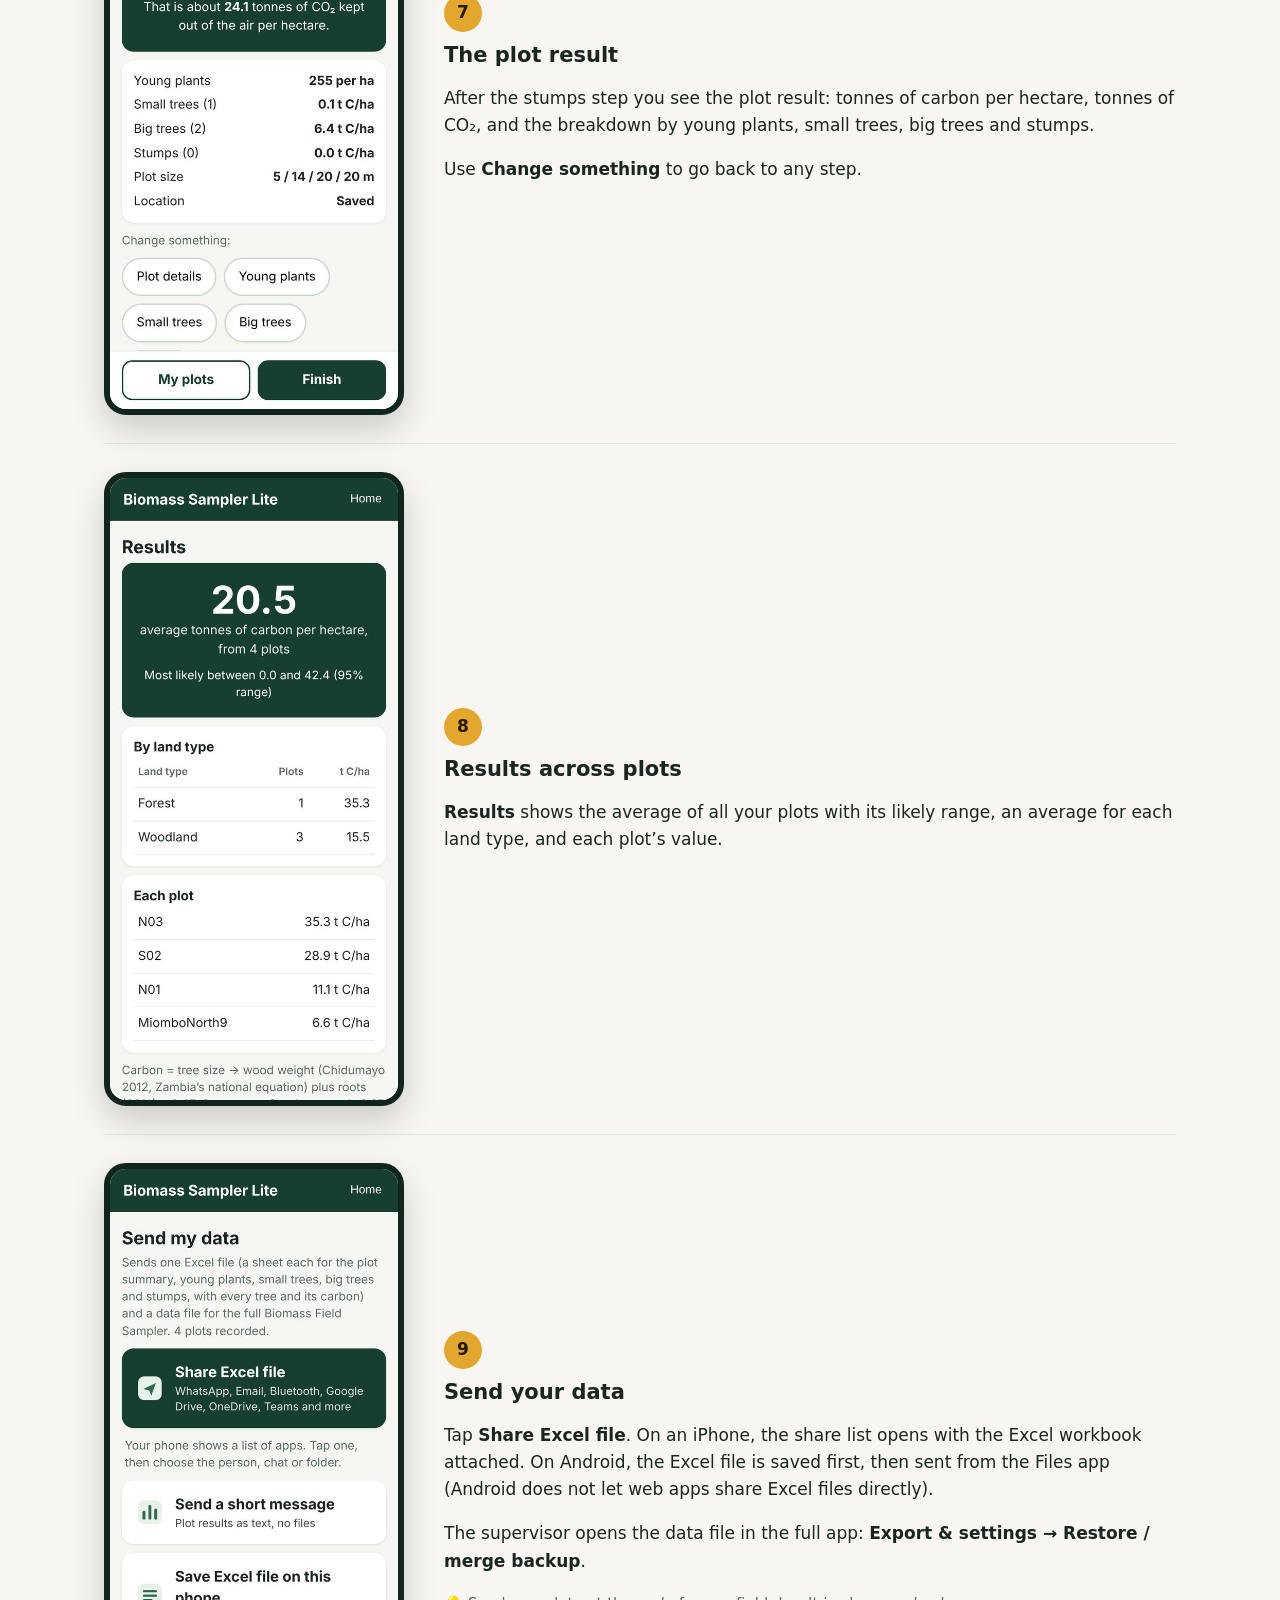
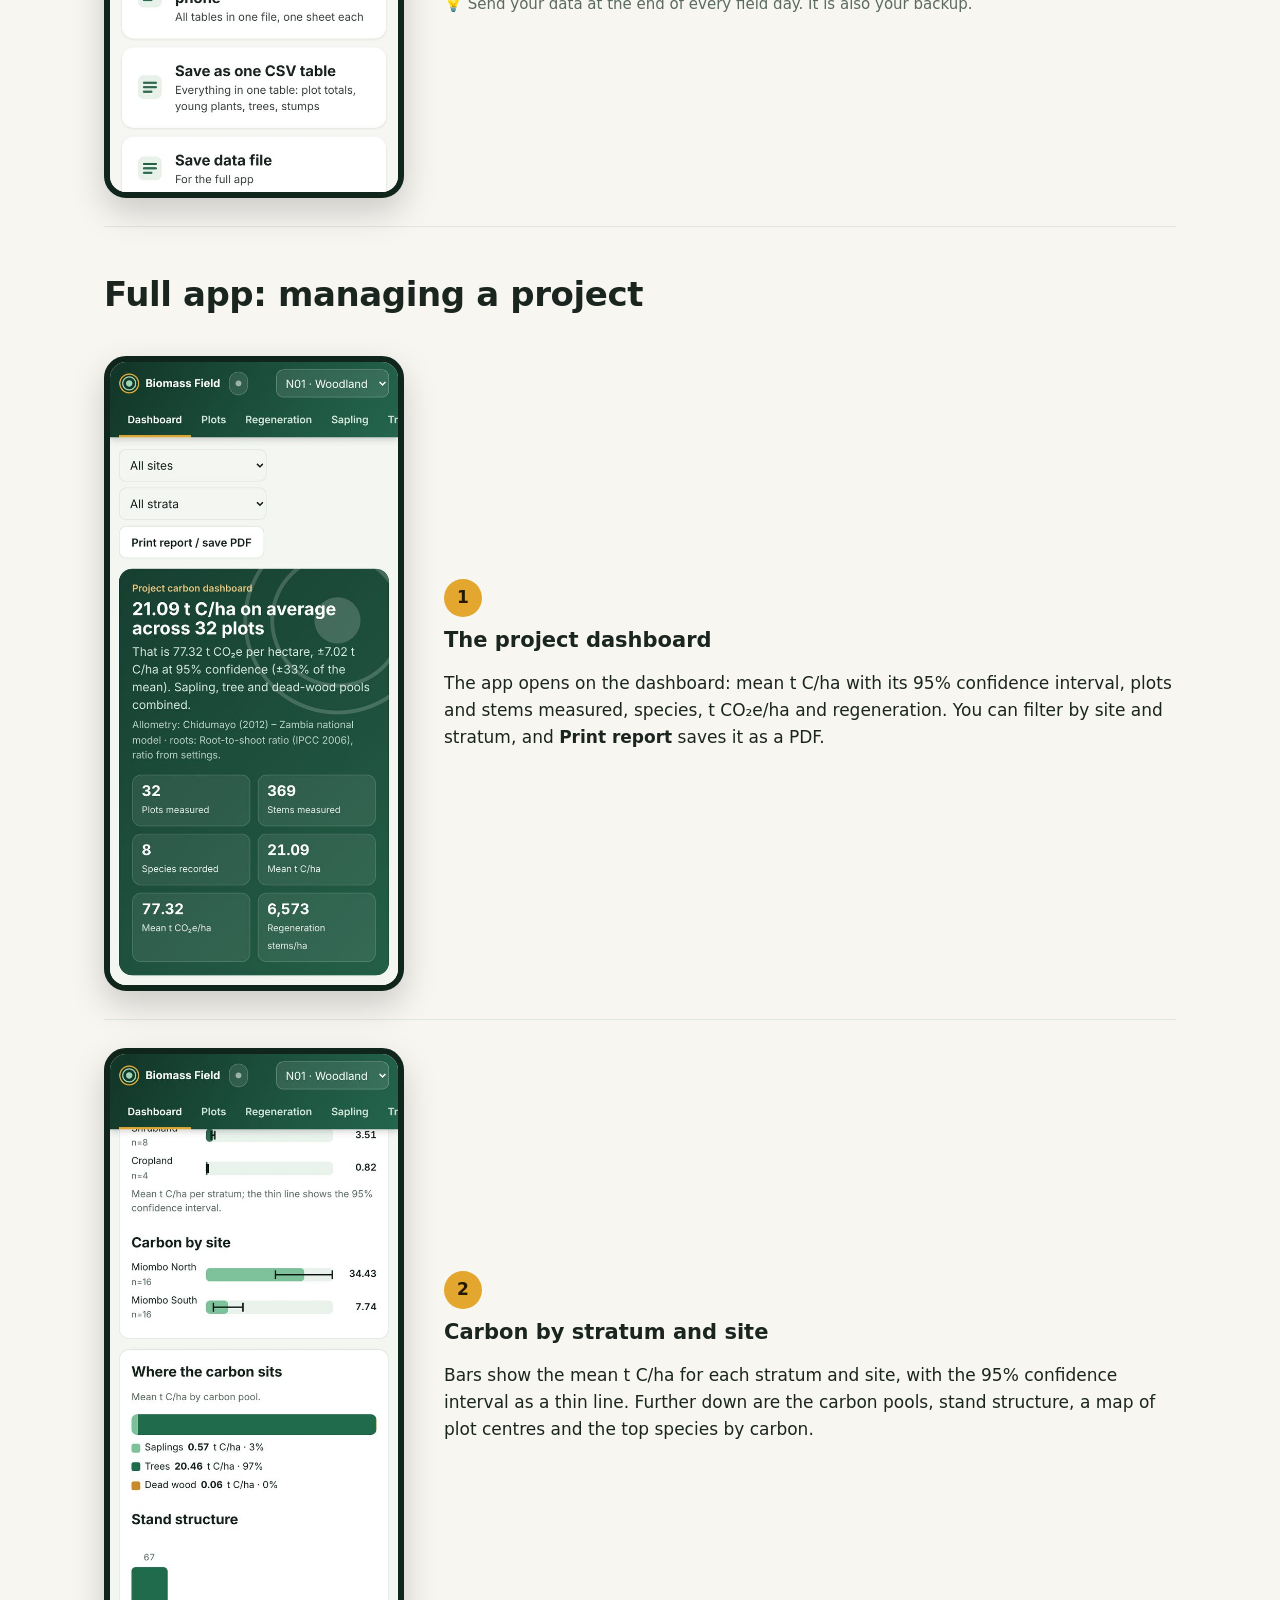
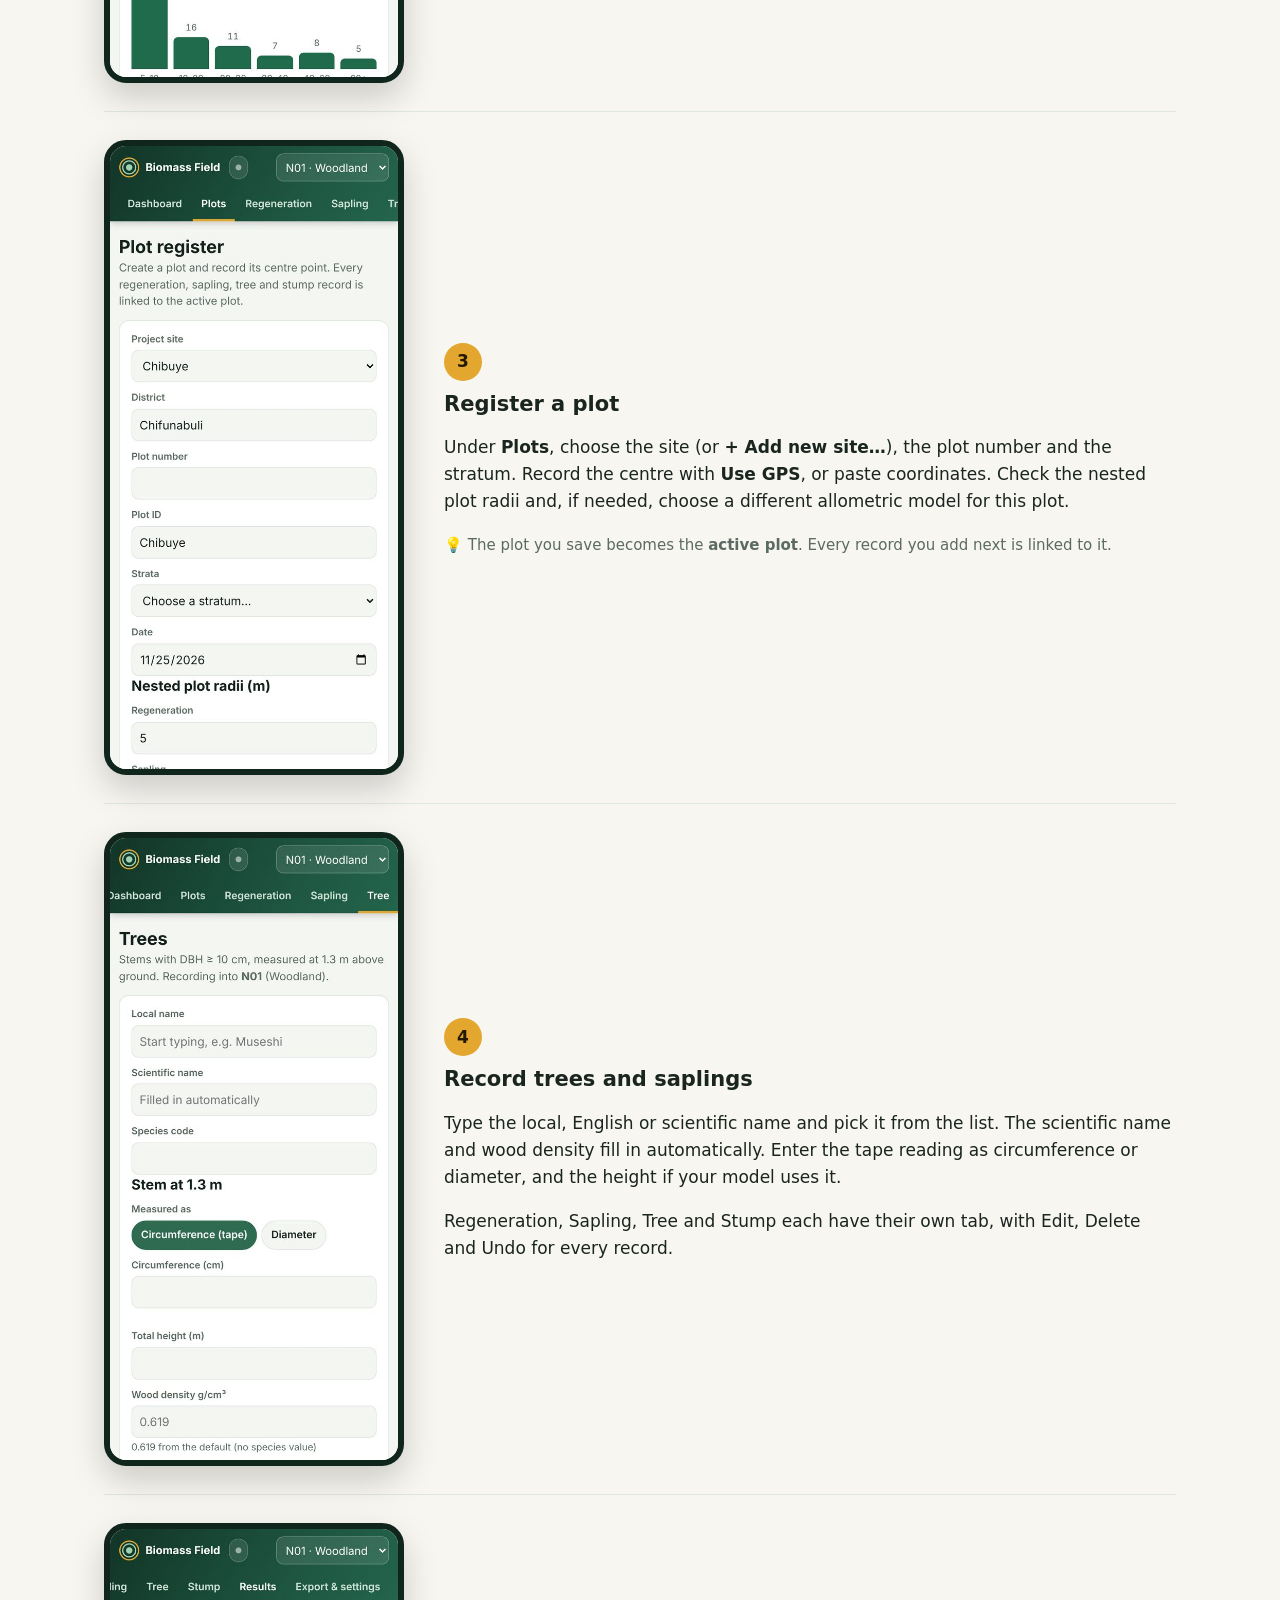
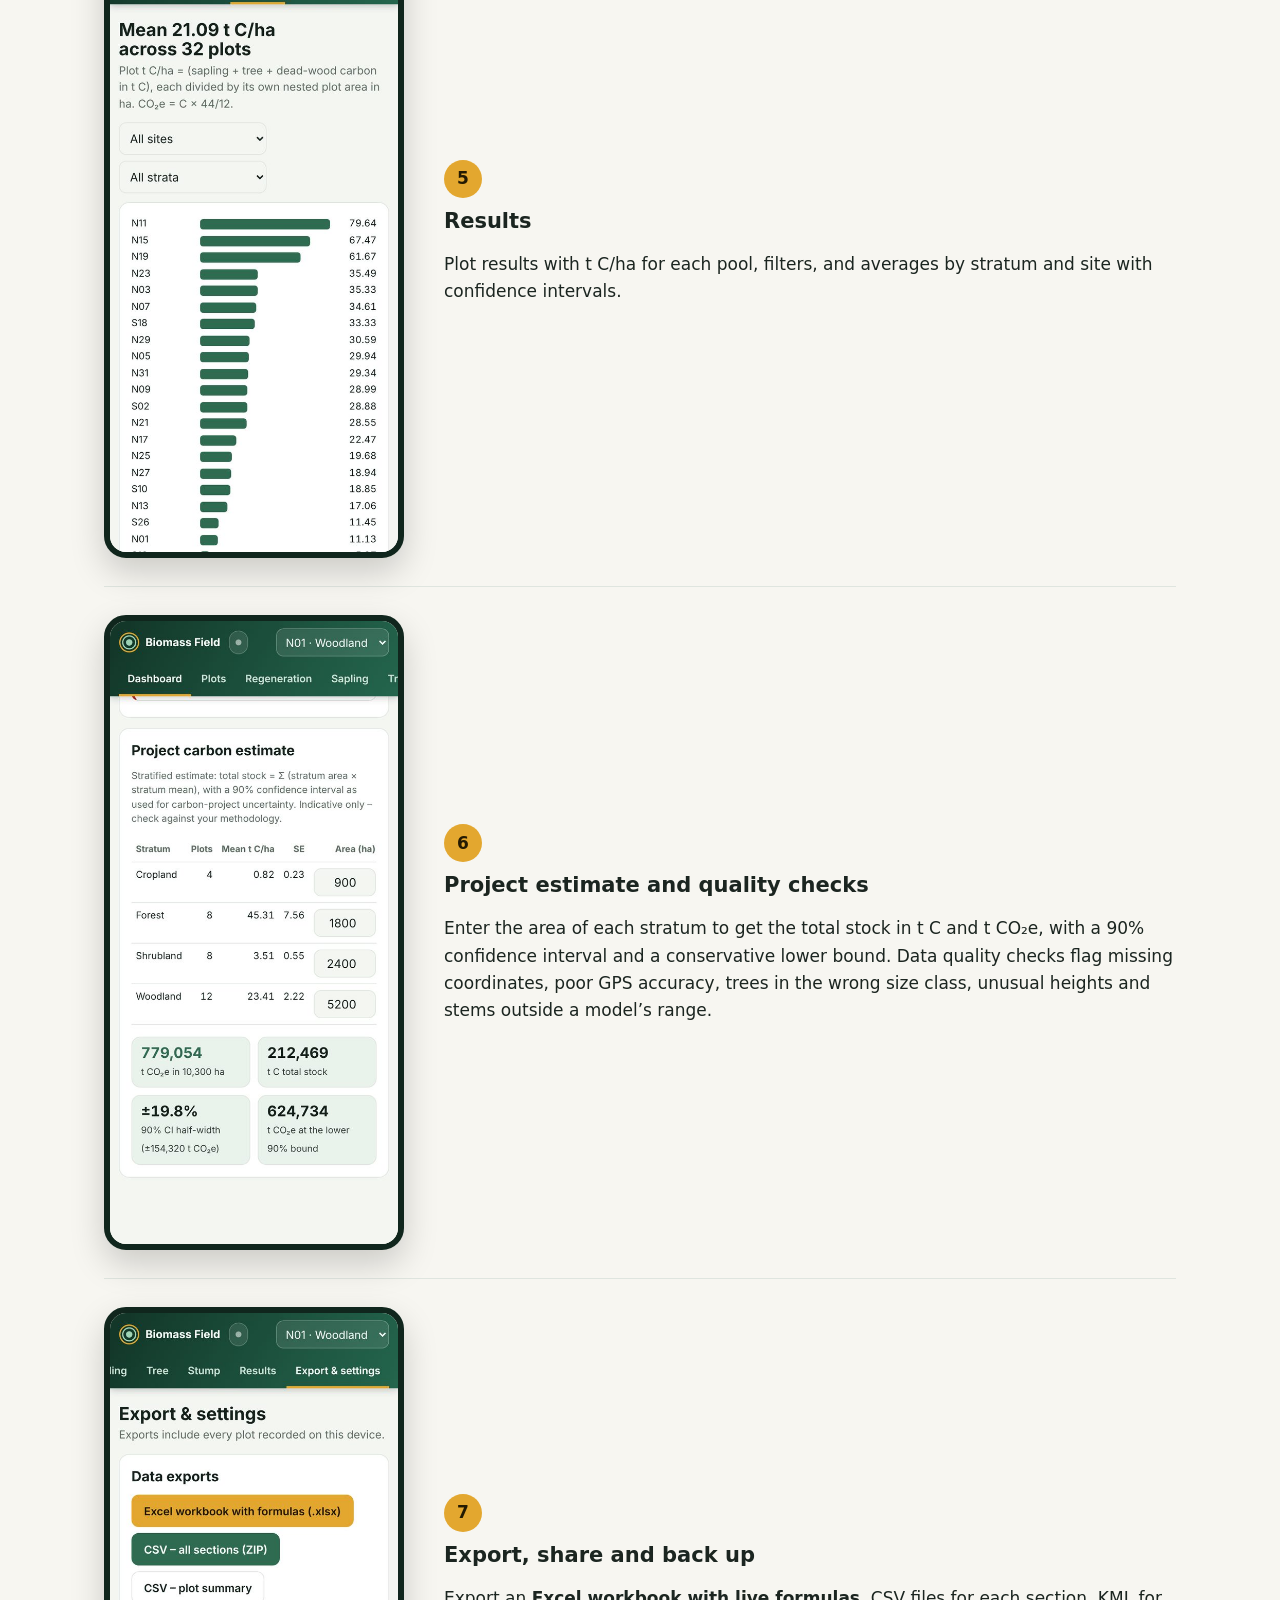
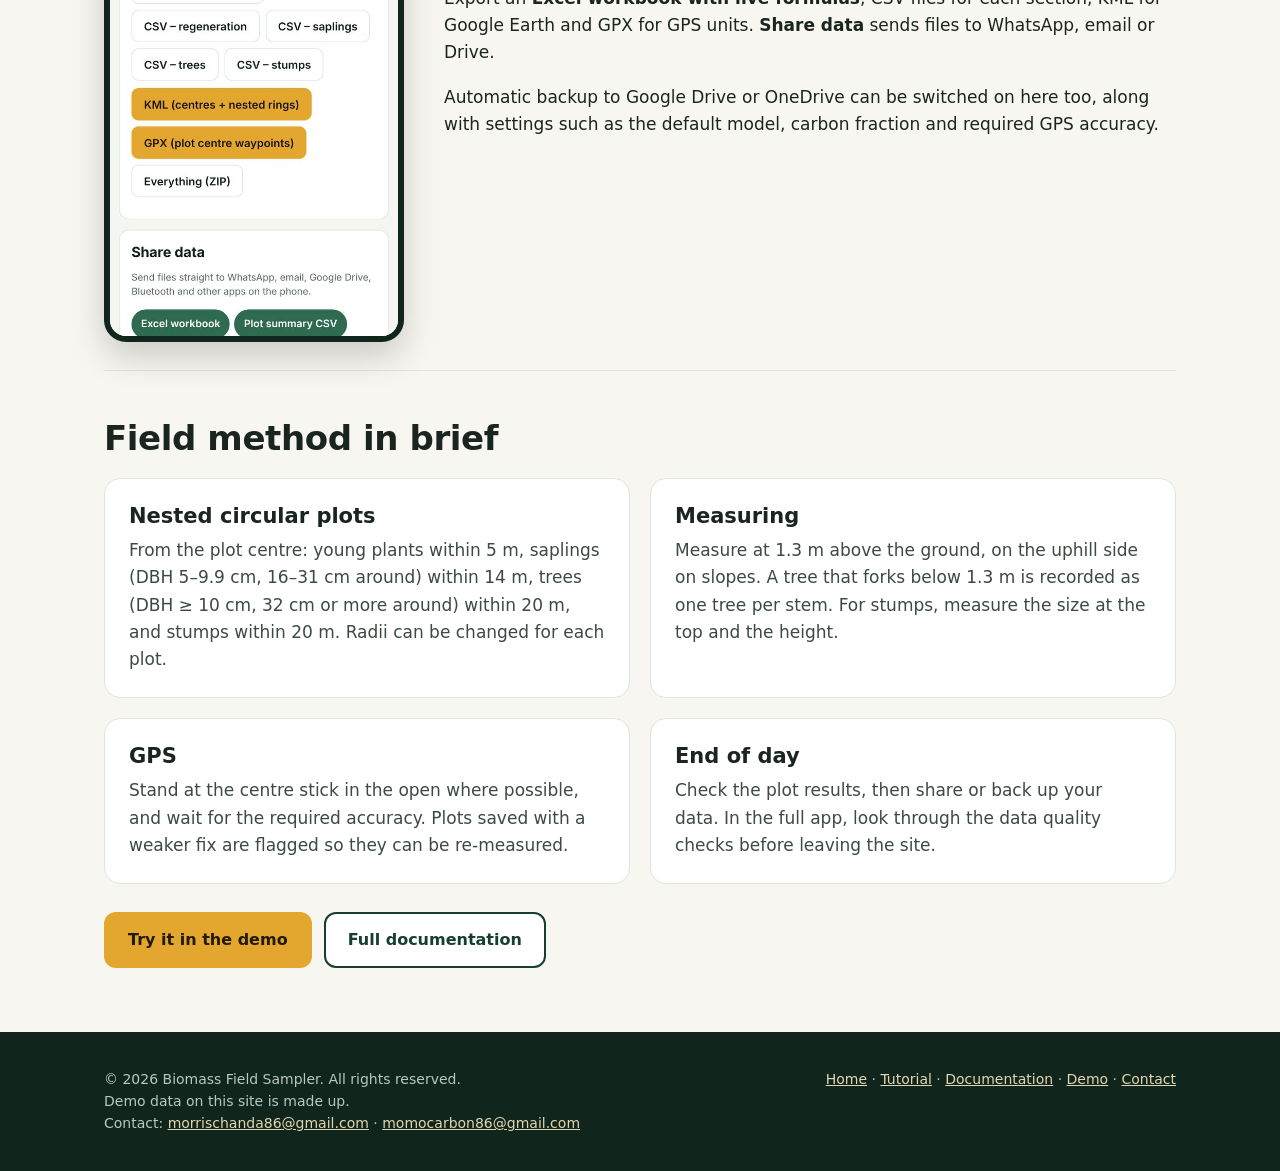
<file: tutorial.html>
<!doctype html><html lang="en"><head><meta charset="utf-8"><meta name="viewport" content="width=device-width,initial-scale=1">
<title>Tutorial – Biomass Field Sampler</title><meta name="description" content="Biomass Field Sampler: offline field app for tree biomass and forest carbon inventories in Africa.">
<link rel="icon" href="demo/app/icons/icon-192.png"><link rel="stylesheet" href="assets/style.css"></head><body>
<header class="top"><div class="wrap"><a class="logo" href="index.html"><i></i>Biomass Field Sampler</a>
<nav class="main"><a href="index.html" class="">Home</a><a href="tutorial.html" class="on">Tutorial</a><a href="docs.html" class="">Documentation</a><a href="demo.html" class=" cta">Try the demo</a></nav></div></header>
<section><div class="wrap">
<h2>Tutorial</h2><p class="sub">How to record a plot from start to finish. Field helpers use the Lite app; project teams use the full app to manage plots, check data and report.</p>
<div class="track"><a href="#lite">📱 Lite app: field recording</a><a href="#full">🌳 Full app: project team</a><a href="#field">🧭 Field method</a></div>
<h2 id="lite" style="scroll-margin-top:80px;margin-top:24px">Lite app: recording a plot</h2><div class="step"><img src="assets/img/lite-home.jpg" alt="Open the app" loading="lazy"><div><span class="n">1</span><h3>Open the app</h3><p>The home screen has five big buttons: start a new plot, see your plots, results, send your data, and a short field guide.</p><p class=tip>💡 Add the app to the phone’s home screen (browser menu → <i>Add to Home screen</i>). It then opens like a normal app and works offline.</p></div></div><div class="step"><img src="assets/img/lite-plot.jpg" alt="Describe the plot" loading="lazy"><div><span class="n">2</span><h3>Describe the plot</h3><p>Choose the <b>site</b> (or add another), type the <b>plot number</b>, tap the <b>land type</b> and check your name.</p><p><b>Plot size</b> shows the radius of each circle. The standard is 5 / 14 / 20 / 20 m. Open it to type other sizes if your project uses them.</p></div></div><div class="step"><img src="assets/img/lite-gps.jpg" alt="Save the plot centre" loading="lazy"><div><span class="n">3</span><h3>Save the plot centre</h3><p>Stand at the centre stick, in the open if you can, and tap <b>Get my location</b>. The app waits for ±4 m or better, averages five readings and says <b>Location saved</b>.</p><p class=tip>💡 No signal under the canopy? After 20 seconds a <b>Use it anyway</b> button appears, and you can also type the coordinates in.</p></div></div><div class="step"><img src="assets/img/lite-young.jpg" alt="Young plants (5 m circle)" loading="lazy"><div><span class="n">4</span><h3>Young plants (5 m circle)</h3><p>Inside 5 m of the centre, count the young trees thinner than 16 cm around the trunk. Type the tree name, pick it from the suggestions, set <b>How many</b> with − and +, then tap <b>Add</b>.</p></div></div><div class="step"><img src="assets/img/lite-small-warning.jpg" alt="Small trees (14 m circle)" loading="lazy"><div><span class="n">5</span><h3>Small trees (14 m circle)</h3><p>Measure every tree 16–31 cm around the trunk at chest height (1.3 m) inside 14 m. Type the tape reading and tap <b>Add this tree</b>.</p><p>If a tree is too big or too small for this step, the app says where it belongs.</p><p class=tip>💡 Using a diameter tape? Tap <b>Diameter tape</b> and type the width instead.</p></div></div><div class="step"><img src="assets/img/lite-big.jpg" alt="Big trees (20 m circle)" loading="lazy"><div><span class="n">6</span><h3>Big trees (20 m circle)</h3><p>Measure every tree 32 cm or more around inside 20 m. Each tree shows its carbon in kilograms and tonnes as soon as it is added. Tap × to remove a mistake.</p></div></div><div class="step"><img src="assets/img/lite-result.jpg" alt="The plot result" loading="lazy"><div><span class="n">7</span><h3>The plot result</h3><p>After the stumps step you see the plot result: tonnes of carbon per hectare, tonnes of CO₂, and the breakdown by young plants, small trees, big trees and stumps.</p><p>Use <b>Change something</b> to go back to any step.</p></div></div><div class="step"><img src="assets/img/lite-results.jpg" alt="Results across plots" loading="lazy"><div><span class="n">8</span><h3>Results across plots</h3><p><b>Results</b> shows the average of all your plots with its likely range, an average for each land type, and each plot’s value.</p></div></div><div class="step"><img src="assets/img/lite-send.jpg" alt="Send your data" loading="lazy"><div><span class="n">9</span><h3>Send your data</h3><p>Tap <b>Share Excel file</b>. On an iPhone, the share list opens with the Excel workbook attached. On Android, the Excel file is saved first, then sent from the Files app (Android does not let web apps share Excel files directly).</p><p>The supervisor opens the data file in the full app: <b>Export &amp; settings → Restore / merge backup</b>.</p><p class=tip>💡 Send your data at the end of every field day. It is also your backup.</p></div></div>
<h2 id="full" style="scroll-margin-top:80px;margin-top:48px">Full app: managing a project</h2><div class="step"><img src="assets/img/app-dashboard.jpg" alt="The project dashboard" loading="lazy"><div><span class="n">1</span><h3>The project dashboard</h3><p>The app opens on the dashboard: mean t C/ha with its 95% confidence interval, plots and stems measured, species, t CO₂e/ha and regeneration. You can filter by site and stratum, and <b>Print report</b> saves it as a PDF.</p></div></div><div class="step"><img src="assets/img/app-strata.jpg" alt="Carbon by stratum and site" loading="lazy"><div><span class="n">2</span><h3>Carbon by stratum and site</h3><p>Bars show the mean t C/ha for each stratum and site, with the 95% confidence interval as a thin line. Further down are the carbon pools, stand structure, a map of plot centres and the top species by carbon.</p></div></div><div class="step"><img src="assets/img/app-plots.jpg" alt="Register a plot" loading="lazy"><div><span class="n">3</span><h3>Register a plot</h3><p>Under <b>Plots</b>, choose the site (or <b>+ Add new site…</b>), the plot number and the stratum. Record the centre with <b>Use GPS</b>, or paste coordinates. Check the nested plot radii and, if needed, choose a different allometric model for this plot.</p><p class=tip>💡 The plot you save becomes the <b>active plot</b>. Every record you add next is linked to it.</p></div></div><div class="step"><img src="assets/img/app-tree.jpg" alt="Record trees and saplings" loading="lazy"><div><span class="n">4</span><h3>Record trees and saplings</h3><p>Type the local, English or scientific name and pick it from the list. The scientific name and wood density fill in automatically. Enter the tape reading as circumference or diameter, and the height if your model uses it.</p><p>Regeneration, Sapling, Tree and Stump each have their own tab, with Edit, Delete and Undo for every record.</p></div></div><div class="step"><img src="assets/img/app-results.jpg" alt="Results" loading="lazy"><div><span class="n">5</span><h3>Results</h3><p>Plot results with t C/ha for each pool, filters, and averages by stratum and site with confidence intervals.</p></div></div><div class="step"><img src="assets/img/app-estimate.jpg" alt="Project estimate and quality checks" loading="lazy"><div><span class="n">6</span><h3>Project estimate and quality checks</h3><p>Enter the area of each stratum to get the total stock in t C and t CO₂e, with a 90% confidence interval and a conservative lower bound. Data quality checks flag missing coordinates, poor GPS accuracy, trees in the wrong size class, unusual heights and stems outside a model’s range.</p></div></div><div class="step"><img src="assets/img/app-export.jpg" alt="Export, share and back up" loading="lazy"><div><span class="n">7</span><h3>Export, share and back up</h3><p>Export an <b>Excel workbook with live formulas</b>, CSV files for each section, KML for Google Earth and GPX for GPS units. <b>Share data</b> sends files to WhatsApp, email or Drive.</p><p>Automatic backup to Google Drive or OneDrive can be switched on here too, along with settings such as the default model, carbon fraction and required GPS accuracy.</p></div></div>
<h2 id="field" style="scroll-margin-top:80px;margin-top:48px">Field method in brief</h2>
<div class="grid g2" style="margin-top:20px">
<div class="card"><h3>Nested circular plots</h3><p>From the plot centre: young plants within 5 m, saplings (DBH 5–9.9 cm, 16–31 cm around) within 14 m, trees (DBH ≥ 10 cm, 32 cm or more around) within 20 m, and stumps within 20 m. Radii can be changed for each plot.</p></div>
<div class="card"><h3>Measuring</h3><p>Measure at 1.3 m above the ground, on the uphill side on slopes. A tree that forks below 1.3 m is recorded as one tree per stem. For stumps, measure the size at the top and the height.</p></div>
<div class="card"><h3>GPS</h3><p>Stand at the centre stick in the open where possible, and wait for the required accuracy. Plots saved with a weaker fix are flagged so they can be re-measured.</p></div>
<div class="card"><h3>End of day</h3><p>Check the plot results, then share or back up your data. In the full app, look through the data quality checks before leaving the site.</p></div>
</div>
<div class="btns" style="margin-top:28px"><a class="btn gold" href="demo.html">Try it in the demo</a><a class="btn line" href="docs.html">Full documentation</a></div>
</div></section><footer><div class="wrap"><div>© 2026 Biomass Field Sampler. All rights reserved.<br>Demo data on this site is made up.<br>Contact: <a href="mailto:morrischanda86@gmail.com">morrischanda86@gmail.com</a> · <a href="mailto:momocarbon86@gmail.com">momocarbon86@gmail.com</a></div>
<div><a href="index.html">Home</a> · <a href="tutorial.html">Tutorial</a> · <a href="docs.html">Documentation</a> · <a href="demo.html">Demo</a> · <a href="mailto:morrischanda86@gmail.com,momocarbon86@gmail.com">Contact</a></div></div></footer></body></html>
</file>
<file: assets/style.css>
:root{--g:#173f31;--g2:#2f6b4f;--g3:#e8f1ea;--gold:#e3a72f;--ink:#1b2520;--mut:#5b6a62;--line:#dfe5df;--bg:#f7f6f1;--card:#fff;--r:16px;--max:1120px}
*{box-sizing:border-box}
html{scroll-behavior:smooth}
body{margin:0;background:var(--bg);color:var(--ink);font:17px/1.6 Inter,system-ui,-apple-system,"Segoe UI",Roboto,Arial,sans-serif;-webkit-text-size-adjust:100%}
a{color:var(--g2)}
img,video{max-width:100%}
.wrap{max-width:var(--max);margin:0 auto;padding:0 24px}
header.top{background:var(--g);color:#fff;position:sticky;top:0;z-index:10}
header.top .wrap{display:flex;align-items:center;gap:20px;height:64px}
.logo{display:flex;align-items:center;gap:10px;color:#fff;text-decoration:none;font-weight:700;font-size:18px;white-space:nowrap}
.logo i{width:26px;height:26px;border-radius:50%;border:3px solid var(--gold);display:inline-grid;place-items:center}
.logo i:after{content:"";width:10px;height:10px;border-radius:50%;background:#8fd3a8}
nav.main{display:flex;gap:4px;margin-left:auto;overflow-x:auto}
nav.main a{color:#dfe9e2;text-decoration:none;padding:8px 12px;border-radius:10px;font-size:15px;white-space:nowrap}
nav.main a:hover,nav.main a.on{background:#ffffff1a;color:#fff}
nav.main a.cta{background:var(--gold);color:#241a02;font-weight:650}
.hero{background:radial-gradient(900px 600px at 85% 0%,#2f6b4f,#173f31 55%,#0f2a20);color:#f4f1e6;padding:72px 0}
.hero .wrap{display:grid;grid-template-columns:1.1fr .9fr;gap:48px;align-items:center}
.kick{display:inline-block;background:var(--gold);color:#241a02;border-radius:999px;padding:4px 14px;font-weight:650;font-size:13px;letter-spacing:.4px;text-transform:uppercase}
h1{font-size:52px;line-height:1.05;margin:16px 0 16px;letter-spacing:-1px}
.hero p.lead{font-size:20px;color:#d6e2d8;max-width:560px}
.btns{display:flex;gap:12px;flex-wrap:wrap;margin-top:28px}
.btn{display:inline-flex;align-items:center;gap:8px;padding:13px 22px;border-radius:12px;font-weight:650;text-decoration:none;border:2px solid transparent;font-size:16px;cursor:pointer}
.btn.gold{background:var(--gold);color:#241a02}
.btn.ghost{border-color:#ffffff55;color:#fff}
.btn.pri{background:var(--g);color:#fff}
.btn.line{border-color:var(--g);color:var(--g);background:#fff}
.video{border-radius:22px;overflow:hidden;box-shadow:0 30px 70px rgba(0,0,0,.4);max-width:420px;justify-self:center;background:#0e271e}
.video video{display:block;width:100%;height:auto}
section{padding:64px 0}
section.alt{background:#efede4}
h2{font-size:34px;line-height:1.15;margin:0 0 14px;letter-spacing:-.4px}
h3{font-size:21px;margin:0 0 8px;line-height:1.25}
.sub{color:var(--mut);font-size:18px;max-width:720px;margin:0 0 32px}
.grid{display:grid;gap:20px}
.g3{grid-template-columns:repeat(3,1fr)}.g2{grid-template-columns:repeat(2,1fr)}.g4{grid-template-columns:repeat(4,1fr)}
.card{background:var(--card);border:1px solid var(--line);border-radius:var(--r);padding:24px}
.card p{margin:0;color:#3c4a42}
.card .num{font-size:34px;font-weight:800;color:var(--g);line-height:1;margin-bottom:8px}
.icon{width:44px;height:44px;border-radius:12px;background:var(--g3);display:grid;place-items:center;margin-bottom:14px;font-size:22px}
footer{background:#10261d;color:#b9c8bd;padding:36px 0;font-size:14px}
footer a{color:#e3d6b0}
footer .wrap{display:flex;justify-content:space-between;gap:20px;flex-wrap:wrap}
/* docs */
.doc{display:grid;grid-template-columns:240px 1fr;gap:48px;padding:48px 0}
.toc{position:sticky;top:88px;align-self:start;font-size:14.5px;max-height:calc(100vh - 110px);overflow:auto}
.toc b{display:block;margin:0 0 8px;font-size:13px;text-transform:uppercase;letter-spacing:.6px;color:var(--mut)}
.toc a{display:block;padding:5px 10px;border-radius:8px;color:var(--ink);text-decoration:none;border-left:3px solid transparent}
.toc a:hover{background:var(--g3);border-left-color:var(--g2)}
.prose{min-width:0}
.prose h2{margin-top:48px;padding-top:12px;scroll-margin-top:80px}
.prose h2:first-child{margin-top:0}
.prose h3{margin-top:28px;scroll-margin-top:80px}
.prose p,.prose li{max-width:780px}
.prose li{margin-bottom:6px}
.eq{background:#fff;border:1px solid var(--line);border-left:4px solid var(--gold);border-radius:10px;padding:14px 18px;font:16px/1.6 "Cambria Math",Cambria,Georgia,serif;margin:14px 0;overflow-x:auto;max-width:780px}
code{background:#eceae0;padding:2px 6px;border-radius:6px;font-size:.9em}
.tbl{overflow-x:auto;margin:16px 0;max-width:100%}
table{border-collapse:collapse;width:100%;font-size:15px;background:#fff;border-radius:12px;overflow:hidden}
th{background:var(--g);color:#fff;text-align:left;padding:10px 12px;font-weight:600;font-size:14px}
td{padding:9px 12px;border-bottom:1px solid var(--line);vertical-align:top}
tr:last-child td{border-bottom:0}
.note{background:#fff7e3;border:1px solid #f0d58e;border-radius:12px;padding:14px 18px;margin:16px 0;max-width:780px}
.note.green{background:var(--g3);border-color:#c5dccb}
/* tutorial */
.track{display:flex;gap:10px;margin:0 0 28px;flex-wrap:wrap}
.track a{padding:10px 18px;border-radius:999px;background:#fff;border:1px solid var(--line);text-decoration:none;color:var(--ink);font-weight:600}
.step{display:grid;grid-template-columns:300px 1fr;gap:40px;align-items:center;padding:28px 0;border-bottom:1px solid var(--line)}
.step:last-child{border-bottom:0}
.step img{width:100%;border-radius:22px;border:6px solid #10261d;box-shadow:0 14px 34px rgba(0,0,0,.18);background:#fff}
.step .n{display:inline-grid;place-items:center;width:38px;height:38px;border-radius:50%;background:var(--gold);color:#241a02;font-weight:800;margin-bottom:10px}
.step ul{padding-left:20px;margin:10px 0 0}
.tip{font-size:15px;color:var(--mut);margin-top:10px}
/* demo */
.demos{display:grid;grid-template-columns:1fr 1fr;gap:32px;align-items:start}
.phone{width:100%;max-width:410px;margin:0 auto;background:#0a1410;border-radius:46px;padding:12px;box-shadow:0 24px 60px rgba(0,0,0,.3)}
.phone iframe{display:block;width:100%;height:780px;border:0;border-radius:34px;background:#fff}
.demo-h{text-align:center;margin-bottom:18px}
.demo-h p{color:var(--mut);margin:6px auto 12px;max-width:420px}
@media (max-width:900px){
 .hero .wrap,.g3,.g2,.g4,.demos{grid-template-columns:1fr}
 .doc{grid-template-columns:1fr}.toc{position:static;max-height:none;background:#fff;border:1px solid var(--line);border-radius:12px;padding:14px}
 .step{grid-template-columns:1fr;gap:18px}.step img{max-width:300px;margin:0 auto}
 h1{font-size:38px}h2{font-size:28px}
 header.top .wrap{height:auto;padding-top:10px;padding-bottom:10px;flex-wrap:wrap}
 nav.main{margin-left:0;width:100%;flex-wrap:wrap;overflow:visible}
 .phone iframe{height:700px}
}
</file>
